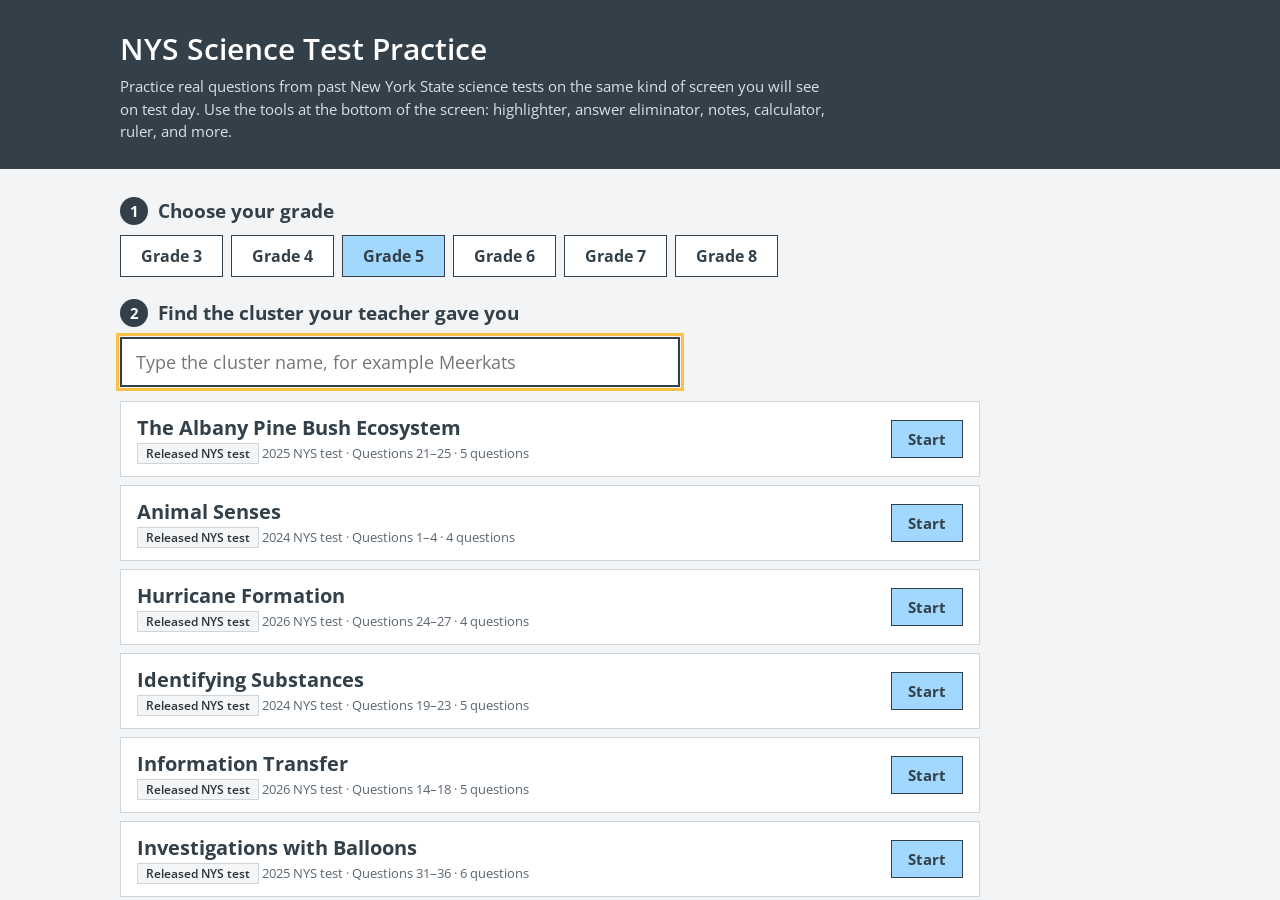
<file: index.html>
<!doctype html>
<html lang="en">
<head>
<meta charset="utf-8">
<meta name="viewport" content="width=device-width, initial-scale=1">
<title>NYS Science Test Practice</title>
<meta name="description" content="Practice NYS Grade 5 and Grade 8 science clusters with the same screen layout and tools used on the computer-based test.">
<link rel="icon" href="data:image/svg+xml,%3Csvg xmlns=%27http://www.w3.org/2000/svg%27 viewBox=%270 0 32 32%27%3E%3Crect width=%2732%27 height=%2732%27 rx=%276%27 fill=%27%23334049%27/%3E%3Cpath d=%27M9 16.5l4.5 4.5L23 11%27 stroke=%27%23a2d8fd%27 stroke-width=%273.5%27 fill=%27none%27 stroke-linecap=%27round%27 stroke-linejoin=%27round%27/%3E%3C/svg%3E">
<link rel="preload" href="assets/fonts/open-sans-latin.woff2" as="font" type="font/woff2" crossorigin>
<link rel="stylesheet" href="assets/tds.css">
</head>
<body>
<div id="app"></div>
<script src="assets/icons.js"></script>
<script src="assets/pe-feedback.js"></script>
<script src="assets/tools.js"></script>
<script src="assets/items.js"></script>
<script src="assets/app.js"></script>
</body>
</html>
</file>
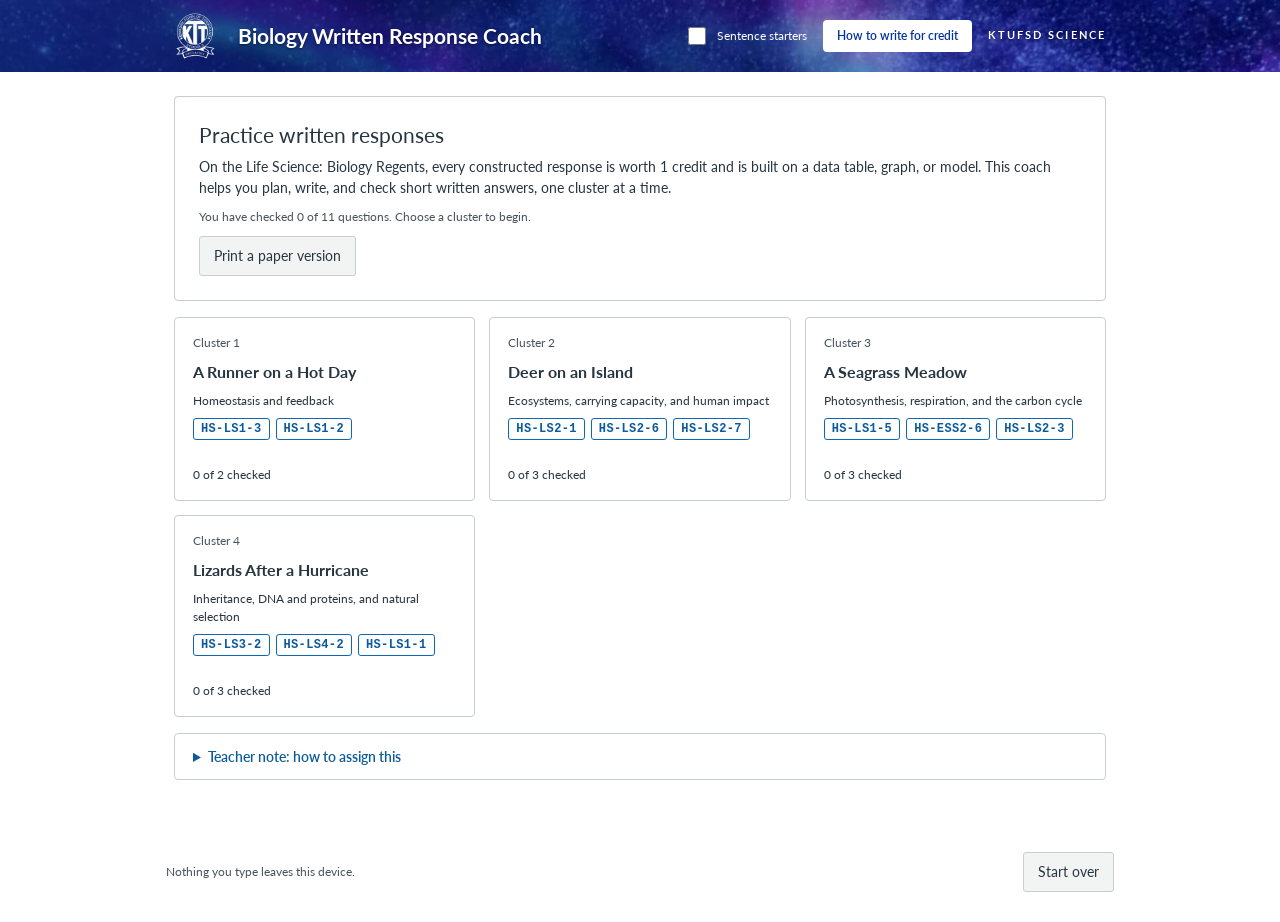
<file: apps/biology/cr-coach.html>
<!DOCTYPE html>
<html lang="en">
<head><meta name="robots" content="noindex"><!--fs-scaled-->
<meta charset="utf-8">
<meta name="viewport" content="width=device-width, initial-scale=1">
<title>Biology Written Response Coach</title>
<link rel="stylesheet" href="https://fonts.googleapis.com/css2?family=Lato:ital,wght@0,400;0,700;1,400&family=Carlito:ital,wght@0,400;0,700;1,400;1,700&display=swap">
<style>
:root{
  --bg:#F5F5F5; --ink:#273540; --mast:#0033A0; --lav:#0E68B3; --lav-deep:#0033A0; --lav-soft:#EEF2FA;
  --blue:#0E68B3; --blue-ink:#0B5A9C; --blue-soft:#E3EEF8; --line:#C7CDD1; --muted:#5F5A6B; --white:#fff;
  --font:"Lato","Lato Extended","Helvetica Neue",Helvetica,Arial,sans-serif;
}
*{box-sizing:border-box}
html{-webkit-text-size-adjust:100%}
body{margin:0;background:var(--bg);color:var(--ink);font-family:var(--font);font-size:14px;line-height:1.6}
button,input,textarea{font:inherit;color:inherit}
:focus-visible{outline:3px solid var(--blue);outline-offset:2px}
.mast{background:var(--mast);color:#fff;position:sticky;top:0;z-index:20}
.mast .in{max-width:980px;margin:0 auto;padding:10px 16px;display:flex;flex-wrap:wrap;gap:8px 16px;align-items:center}
.mast h1{margin:0;font-size:18px;font-weight:700;letter-spacing:-.005em;flex:1 1 auto}
.mast .org{font-size:12px;letter-spacing:.09em;text-transform:uppercase;color:#FFFFFF;font-weight:500;flex:0 0 auto}
.hbtn{background:#fff;color:var(--lav-deep);border:0;border-radius:4px;padding:7px 14px;font-weight:600;font-size:12px;cursor:pointer}
.hbtn[aria-expanded="true"]{background:var(--lav-soft)}
.wrap{max-width:980px;margin:0 auto;padding:20px 16px 48px}
.card{background:var(--white);border:1px solid var(--line);border-radius:4px;padding:18px 20px;margin:0 0 16px}
h2{font-size:19px;margin:0 0 8px;font-weight:700}
h3{font-size:16px;margin:0 0 8px;font-weight:600}
p{margin:0 0 10px}
.muted{color:var(--muted)}
.small{font-size:12px}
.btn{border:1px solid var(--lav-deep);background:var(--lav-deep);color:#fff;border-radius:4px;padding:9px 18px;font-weight:600;cursor:pointer;font-size:14px}
.btn:hover{background:#3d3368}
.btn.sec{background:#fff;color:var(--lav-deep)}
.btn.sec:hover{background:var(--lav-soft)}
.btn[disabled]{opacity:.5;cursor:not-allowed}
.row{display:flex;flex-wrap:wrap;gap:10px;align-items:center}
.clusters{display:grid;grid-template-columns:repeat(auto-fit,minmax(260px,1fr));gap:14px}
.ccard{background:#fff;border:1px solid var(--line);border-radius:4px;padding:16px 18px;display:flex;flex-direction:column;gap:8px;text-align:left}
.ccard h3{margin:0}
.chips{display:flex;flex-wrap:wrap;gap:6px}
.chip{font-size:12px;border:1px solid var(--blue);color:var(--blue-ink);border-radius:3px;padding:1px 7px;font-weight:600;letter-spacing:.03em}
.chip.pe{font-family:ui-monospace,Menlo,Consolas,monospace}
.bar{height:10px;background:var(--lav-soft);border-radius:3px;overflow:hidden}
.bar i{display:block;height:100%;background:var(--lav);width:0}
.panel{background:#fff;border:2px solid var(--lav);border-radius:4px;padding:16px 20px;margin:0 0 16px}
.panel ol{margin:8px 0 0;padding-left:22px}
.panel li{margin:6px 0}
details.teach{background:#fff;border:1px solid var(--line);border-radius:4px;padding:12px 18px;margin:0 0 16px}
details.teach summary{cursor:pointer;font-weight:600;color:var(--blue-ink)}
.crumbs{display:flex;flex-wrap:wrap;gap:8px;align-items:center;margin:0 0 12px}
.stim{background:var(--bg);border:1px solid var(--line);border-radius:4px;padding:14px 16px;margin:10px 0 14px}
.stim .lab{font-size:12px;letter-spacing:.08em;text-transform:uppercase;color:var(--lav-deep);font-weight:600;margin-bottom:4px}
table.data{border-collapse:collapse;width:100%;background:#fff;font-size:13px;margin:8px 0;table-layout:auto}
table.data caption{text-align:left;font-weight:600;padding:4px 0 6px}
table.data th,table.data td{border:1px solid #273540;padding:6px 9px;text-align:left;vertical-align:top}
table.data thead th{background:var(--lav-soft)}
table.data tbody th{background:#fff;font-weight:600}
.tscroll{overflow-x:auto}
svg.graph{width:100%;height:auto;max-width:620px;border:1px solid var(--line);border-radius:4px;display:block;margin:8px 0}
.stem{font-size:16px;font-weight:500;margin:6px 0 12px}
.step{border-top:1px solid var(--line);padding-top:14px;margin-top:16px}
.step h3 .n{display:inline-flex;width:26px;height:26px;border-radius:50%;background:var(--lav-deep);color:#fff;align-items:center;justify-content:center;font-size:12px;margin-right:8px}
.opt{display:flex;gap:10px;align-items:flex-start;padding:9px 12px;border:1px solid var(--line);border-radius:4px;margin:6px 0;cursor:pointer;background:#fff}
.opt input{margin-top:6px;width:18px;height:18px;accent-color:var(--lav-deep);flex:0 0 auto}
.fb{border-left:5px solid var(--blue);background:var(--blue-soft);padding:8px 12px;border-radius:0 4px 4px 0;margin:6px 0 10px;font-size:13px}
.fb.no{border-left-color:var(--lav-deep);background:var(--lav-soft)}
.fb b.tag{display:inline-block;margin-right:6px}
textarea.resp{width:100%;min-height:150px;background:#fff;border:2px solid #000;border-radius:3px;padding:12px;font-size:15px;line-height:1.55;resize:vertical}
.wc{font-size:12px;color:var(--muted);margin:4px 0 8px}
.starters{background:var(--lav-soft);border-radius:4px;padding:10px 14px;margin:0 0 10px;font-size:13px}
.starters div{margin:4px 0}
.crit{display:flex;gap:10px;align-items:flex-start;padding:10px 12px;border:1px solid var(--line);border-radius:4px;margin:8px 0;background:#fff}
.crit .ic{flex:0 0 28px;height:28px}
.crit .st{font-weight:700;display:inline-block;min-width:62px}
.crit.met{border-left:6px solid var(--blue-ink)}
.crit.not{border-left:6px dashed var(--lav-deep)}
.score{font-weight:600;margin:8px 0}
.model .band{border-radius:4px;padding:10px 14px;margin:8px 0;border:1px solid var(--line)}
.band .lbl{display:inline-block;font-size:12px;font-weight:700;letter-spacing:.07em;text-transform:uppercase;border-radius:4px;padding:1px 8px;margin-bottom:4px;color:#fff}
.band.claim{background:#EFEAF8;border-left:6px solid #0033A0}.band.claim .lbl{background:#0033A0}
.band.evidence{background:#E7F0F8;border-left:6px solid #0B5A9C}.band.evidence .lbl{background:#0B5A9C}
.band.reasoning{background:#F4F0E6;border-left:6px solid #0E68B3}.band.reasoning .lbl{background:#6A5A9E}
.earns{border:1px solid var(--blue);background:#fff;border-radius:4px;padding:10px 14px;margin:10px 0}
.nocr{border:1px dashed var(--lav-deep);background:#fff;border-radius:4px;padding:10px 14px;margin:10px 0}
.chk{display:flex;gap:10px;align-items:flex-start;margin:6px 0;cursor:pointer}
.chk input{margin-top:6px;width:18px;height:18px;accent-color:var(--lav-deep)}
.nav{display:flex;flex-wrap:wrap;gap:10px;justify-content:space-between;margin-top:20px}
.limits{font-size:12px;border:1px solid var(--line);background:#fff;border-radius:4px;padding:8px 12px;margin:8px 0}
.toggle{display:inline-flex;gap:8px;align-items:center;cursor:pointer;font-size:12px;color:#fff}
.toggle input{width:18px;height:18px;accent-color:#fff}
footer{max-width:980px;margin:0 auto;padding:8px 16px 30px;color:var(--muted);font-size:12px;display:flex;flex-wrap:wrap;gap:8px 18px;align-items:center;justify-content:space-between}
.sr{position:absolute;left:-9999px}
@media (max-width:640px){ .mast h1{font-size:15px} .stem{font-size:15px} table.data{font-size:12px} }
@media print{ .mast,footer,.nav,.hbtn,.btn{display:none} body{background:#fff} .card{border:0} }
</style>
<style id="paper-css">
/* Paper version (printable), burple look, 9-12 grade band, Calibri. Scoped under .paper and body.paper-on. */
body.paper-on{background:#d9d9d9}
body.paper-on .mast,body.paper-on .wrap,body.paper-on footer{display:none !important}
#paper[hidden]{display:none !important}
#paper{page:paper}
.paper,.paper *{-webkit-print-color-adjust:exact;print-color-adjust:exact;box-sizing:border-box}
.paper{font-family:Calibri,Carlito,"Lato",Arial,sans-serif;font-size:10pt;line-height:1.2;color:#1A160D;background:transparent;padding:16px 8px}
.paper .ptool{max-width:8.5in;margin:0 auto 12px;display:flex;gap:10px;flex-wrap:wrap}
.paper .ptool .btn{font-size:1rem;font-family:Calibri,Carlito,"Lato",Arial,sans-serif}
.paper .ptool a.btn{text-decoration:none;display:inline-block}
.paper .sheet{background:#fff;color:#1A160D;max-width:8.5in;margin:0 auto 18px;padding:.35in .5in .5in;box-shadow:0 1px 6px rgba(0,0,0,.35)}
.paper p{margin:0 0 3pt}
.paper b,.paper strong{font-weight:700}
.paper .p-u{display:flow-root;margin:0 0 4pt;break-inside:avoid;page-break-inside:avoid}
.paper .p-page{display:flow-root}
.paper .p-page + .p-page{break-before:page;page-break-before:always}
@media screen{#pBody .p-page + .p-page{border-top:1px dashed #999;margin-top:.4in;padding-top:.4in}}
.p-measure{position:absolute;left:-99999px;top:0;width:7.5in;visibility:hidden;padding:0 !important}
.p-measure .sheet{padding:0 !important;margin:0 !important;max-width:none !important;box-shadow:none !important}

/* header bar and chips */
.paper .p-bar{background:#6B9BCC;color:#fff;padding:3pt 10pt;margin:0 0 2pt;border:0}
.paper .p-bar .l1{font-size:13pt;font-weight:700;line-height:1.2;color:#fff}
.paper .p-bar .l2{font-size:9pt;font-weight:400;line-height:1.2;color:#fff;white-space:pre-wrap;margin-top:1pt}
.paper .p-chips{display:flex;gap:0;margin:2pt 0 4pt}
.paper .p-chip{flex:1 1 0;background:#E4DFEF;border:0;text-align:center;padding:2pt 6pt;font-size:8.5pt;line-height:1.15}
.paper .p-chip .cl{font-weight:700;color:#7B6BAF;margin:0}
.paper .p-chip .cv{font-weight:700;color:#1A160D;margin-top:.5pt}
.paper .p-name{margin:3pt 0 3pt;font-size:10pt}
.paper .p-dir{font-size:10pt;margin:0 0 4pt}

/* headings and labels */
.paper h2,.paper .p-key h3{font-family:inherit;font-size:12pt;font-weight:700;color:#6B9BCC;border-bottom:1px solid #6B9BCC;padding-bottom:1pt;margin:0 0 3pt;line-height:1.25;letter-spacing:0}
.paper .lab,.paper .p-unp .uh{font-weight:700;color:#7B6BAF}
.paper .p-pes{font-size:9.5pt;margin:0 0 3pt}
.paper .p-pass{margin:0 0 4pt}
.paper .p-ref{font-size:9.5pt;font-style:italic;margin:0 0 3pt}
.paper .p-stem{font-size:10pt;margin:0 0 4pt}

/* callouts (burple tip) */
.paper .p-howto,.paper .p-crit,.paper .p-st{background:#E4DFEF;border:.5pt solid #7B6BAF;border-left:2pt solid #7B6BAF;padding:3pt 10pt}
.paper .p-howto{font-size:9.5pt;line-height:1.2}
.paper .p-howto h3{font-family:inherit;font-size:11pt;font-weight:700;color:#7B6BAF;border:0;padding:0;margin:0 0 2pt}
.paper .p-howto ol{margin:0;padding-left:16pt;column-count:2;column-gap:16pt}
.paper .p-howto li{margin:0 0 2pt;break-inside:avoid}
.paper .p-crit{font-size:10pt;line-height:1.15;margin:0 0 3pt;padding:2pt 10pt}
.paper .p-crit ul{margin:2pt 0 0;padding-left:16pt;font-size:9.5pt}
.paper .p-st{font-size:9.5pt;line-height:1.2;margin:0 0 3pt}

/* item parts */
.paper .p-unp{font-size:10pt;line-height:1.2;border:1px solid #CCCCCC;padding:3pt 6pt;margin:0 0 3pt}
.paper .p-unp .vo{margin:1pt 0 1pt 3pt}
.paper .p-unp .parts{margin-top:3pt;font-size:9.5pt}
.paper .p-unp .cb{margin-left:5pt;display:inline-block;max-width:98%;vertical-align:top;white-space:normal;text-indent:-1.15em;padding-left:1.15em}
.paper .cb::before{content:"";display:inline-block;width:.8em;height:.8em;border:1px solid #000;margin-right:.3em;vertical-align:-1px;background:#fff}
.paper .p-box{border:1px solid #000;background:#fff;margin:0 0 3pt}
.paper .p-cw{font-size:9.5pt;line-height:1.2}
.paper .p-cw .cols{column-count:2;column-gap:12pt}
.paper .p-cw .cb{display:block;margin:0 0 1pt;white-space:normal;padding-left:0;break-inside:avoid}

/* tables */
.paper table{border-collapse:collapse}
.paper table.data{width:100%;font-size:9.5pt;margin:3pt 0;background:#fff;table-layout:auto}
.paper table.data caption{font-size:9.5pt;font-weight:700;text-align:left;padding:1pt 0 2pt;color:#1A160D}
.paper table.data th,.paper table.data td,.paper table.p-rt th,.paper table.p-rt td,.paper table.p-kt th,.paper table.p-kt td{border:1px solid #CCCCCC;color:#1A160D;font-size:9.5pt;padding:2pt 5pt;text-align:left;vertical-align:middle;line-height:1.15}
.paper table.data thead th,.paper table.p-rt thead th,.paper table.p-kt thead th{background:#D6E5F2;color:#6B9BCC;font-weight:700}
.paper table.data tbody th{background:#fff;color:#1A160D;font-weight:700}
.paper .tscroll{overflow:visible}
.paper svg.graph{width:100%;max-width:4.4in;height:auto;border:0;border-radius:0;display:block;margin:3pt 0}
.paper table.p-rt{width:100%;table-layout:fixed;margin:0}
.paper table.p-rt thead{display:table-header-group}
.paper table.p-rt th span{font-weight:400}
.paper table.p-rt tr{break-inside:avoid;page-break-inside:avoid}
.paper table.p-rt td{vertical-align:top}
.paper table.p-rt td.w{border:1px solid #000;background:#fff;height:.6in}
.paper table.p-rt td.s{font-size:10pt;border-right-color:#000}
.paper table.p-rt td.s div{margin:0 0 6pt}
.paper table.p-rt thead th:last-child{border-bottom-color:#000}
.paper .p-refl{margin-top:3pt}
.paper .p-refl p{margin:0 0 3pt}

/* answer key */
.paper .p-key{font-size:10pt;line-height:1.25}
.paper .p-k{border-top:1px solid #CCCCCC;padding:3pt 0;margin:0;orphans:3;widows:3}
.paper .p-k div{margin:1pt 0}
.paper table.p-kt{width:100%;table-layout:fixed;margin:0 0 6pt}
.paper table.p-kt tr{break-inside:avoid;page-break-inside:avoid}
.paper .p-key h3{break-after:avoid;page-break-after:avoid}

/* page setup: page number only, grey, sand rule */
@page paper{
  size:letter;margin:.35in .5in .5in .5in;
  @bottom-left{content:"";border-top:1px solid #E3DACB;margin-top:2pt}
  @bottom-right{content:"";border-top:1px solid #E3DACB;margin-top:2pt}
  @bottom-center{content:counter(page);font-family:Calibri,Carlito,Arial,sans-serif;font-size:8pt;color:#666666;border-top:1px solid #E3DACB;margin-top:2pt;vertical-align:top;padding-top:2pt}
}
@media print{
  body.paper-on{background:#fff !important}
  body.paper-on .ptool{display:none !important}
  .paper{padding:0}
  .paper .sheet{box-shadow:none;margin:0;padding:0;max-width:none;width:auto}
  .paper .sheet + .sheet{break-before:page;page-break-before:always}
}
</style>
<style id="canvas-theme">
/* KTUFSD Canvas look. Values read from ktufsd.instructure.com on 2026-11-14.
   Screen body text is 14px (Canvas uses 16px; Mary Beth asked for smaller). Paper views set their own 12pt. */
:root{--bg:#FFFFFF;--ink:#273540;--muted:#47535C;--mast:#0033A0;--lav:#0E68B3;--lav-deep:#0033A0;--lav-soft:#EEF2FA;--blue:#0E68B3;--blue-ink:#0B5A9C;--blue-soft:#E3EEF8;--line:#C7CDD1;--white:#fff;--card:#fff;
--font:"Lato","Lato Extended","Helvetica Neue",Helvetica,Arial,sans-serif}
html{font-size:87.5%}
body{font-family:var(--font);font-size:14px;line-height:1.5;color:#273540;background:#fff}
a{color:#0E68B3}
h1,h2,h3,h4{color:#273540;letter-spacing:0}
h2,.card h2{font-size:1.5rem;font-weight:400;line-height:1.3;color:#273540}
h3,.card h3{font-size:1.125rem;font-weight:700;color:#273540}
.mast{background-color:#0033A0;background-image:linear-gradient(90deg,rgba(0,24,90,.62),rgba(0,24,90,.18)),url([data-uri]);background-size:cover;background-position:center;color:#fff}
.mast .in{min-height:72px;padding:12px 24px;justify-content:flex-start;gap:8px 16px}
.mast .in::before{content:"";flex:0 0 48px;width:48px;height:48px;background:url([data-uri]) center/contain no-repeat}
.mast h1{font-size:1.5rem;font-weight:700;letter-spacing:0;line-height:1.2;margin:0;margin-right:auto;color:#fff;text-shadow:0 1px 3px rgba(0,0,40,.6)}
.mast .org{font-size:.75rem;font-weight:700;letter-spacing:.2em;text-transform:uppercase;color:#fff;text-shadow:0 1px 3px rgba(0,0,40,.6)}
.wrap,main{padding:24px 24px 48px}
.card{border:1px solid #C7CDD1;border-radius:4px;padding:24px;box-shadow:none}
.btn{background:#0033A0;color:#fff;border:1px solid #002C88;border-radius:3px;padding:8px 14px;font-size:1rem;font-weight:400;line-height:22px;min-height:40px}
.btn:hover{background:#002C88}
.btn.sec,.btn.ghost,.btn.alt{background:#F2F4F4;color:#273540;border:1px solid #C7CDD1}
.btn.sec:hover,.btn.ghost:hover,.btn.alt:hover{background:#E8EAEC}
textarea,input[type=text],input[type=date],input[type=number],select{border:1px solid #8D959F;border-radius:3px;padding:8px;background:#fff;color:#273540}
th{font-weight:700}
:focus-visible{outline:2px solid #0E68B3;outline-offset:2px}
@media (max-width:768px){.wrap,main{padding:16px 12px 40px}.card{padding:16px}.mast .in{padding:10px 12px;min-height:60px}.mast .in::before{flex-basis:38px;width:38px;height:38px}.mast h1{font-size:1.25rem}.mast .org{display:none}}
/* Anything printed follows the burple skill: Calibri, 6-8 band sizes, page-number footer. Paper views (body.paper-on) carry their own burple rules. */
@media print{
.mast{background:#6B9BCC !important;background-image:none !important;color:#fff;position:static;-webkit-print-color-adjust:exact;print-color-adjust:exact}
.mast .in{min-height:0;padding:6px 14px}
.mast .in::before{display:none}
.mast h1{color:#fff !important;font-size:14pt;text-shadow:none;font-family:Calibri,Carlito,"Lato",Arial,sans-serif}
.mast .org{display:inline;color:#fff !important;font-size:10pt;font-weight:400;letter-spacing:0;text-transform:none;text-shadow:none}
body:not(.paper-on){font-family:Calibri,Carlito,"Lato",Arial,sans-serif;color:#1A160D;font-size:10.5pt;line-height:1.35}
body:not(.paper-on) h2,body:not(.paper-on) .card h2{font-size:13pt;font-weight:700;color:#6B9BCC;border-bottom:1.5px solid #6B9BCC;padding-bottom:2px}
body:not(.paper-on) h3,body:not(.paper-on) .card h3{font-size:11pt;font-weight:700;color:#7B6BAF}
body:not(.paper-on) th{background:#D6E5F2 !important;color:#6B9BCC;font-size:10pt;-webkit-print-color-adjust:exact;print-color-adjust:exact}
body:not(.paper-on) th,body:not(.paper-on) td{border-color:#CCCCCC}
body:not(.paper-on) a{color:#1A160D}
}
</style>
</head>
<body>
<script id="student-copy">/* Public student copy: the teacher answer key is not offered here. Teachers get it from the science hub. */
(function(){function fixHash(){if(/^#paper-key/.test(location.hash)){try{history.replaceState(null,'',location.pathname+location.search+location.hash.replace('#paper-key','#paper'))}catch(e){location.hash=location.hash.replace('#paper-key','#paper')}}}
fixHash();window.addEventListener('hashchange',fixHash,true);
function hide(){var els=document.querySelectorAll('label,a,button');for(var i=0;i<els.length;i++){var e=els[i];if(/answer key/i.test(e.textContent||'')&&e.textContent.length<120){var c=e.querySelector&&e.querySelector('input[type=checkbox]');if(c)c.checked=false;e.style.display='none';if(e.htmlFor){var t=document.getElementById(e.htmlFor);if(t){t.checked=false;t.style.display='none'}}}}
var ks=document.querySelectorAll('input[type=checkbox][id*="Key"],input[type=checkbox][id*="key"]');for(var j=0;j<ks.length;j++){ks[j].checked=false;ks[j].style.display='none'}}
new MutationObserver(hide).observe(document.documentElement,{childList:true,subtree:true});document.addEventListener('DOMContentLoaded',hide)})();</script>
<script id="paper-docs">window.PAPER_DOCS={"student": {"all": "https://docs.google.com/document/d/17RNuDO3XV2wQzi5m0jmHIZ2HI3zvktHK9DsEJpvC4-0/edit"}, "key": {}};</script>
<header class="mast"><div class="in">
  <h1>Biology Written Response Coach</h1>
  <label class="toggle"><input type="checkbox" id="startersToggle"> Sentence starters</label>
  <button class="hbtn" id="howBtn" aria-expanded="false" aria-controls="howPanel">How to write for credit</button>
  <span class="org">KTUFSD Science</span>
</div></header>

<div class="wrap">
  <section class="panel" id="howPanel" hidden aria-label="How to write for credit">
    <h3>How to write for credit</h3>
    <ol>
      <li><b>Answer the question that is asked.</b> Circle the verb. Describe, explain, evaluate, and identify ask for different things.</li>
      <li><b>Use the data.</b> Copy specific numbers and units from the table or graph. A number with a unit is stronger than the word "increased."</li>
      <li><b>Name the biology idea.</b> Use the science term that explains why, such as feedback mechanism, carrying capacity, natural selection, or amino acid.</li>
      <li><b>Connect them.</b> Use a linking word like because, so, or which means to show how the data support your idea.</li>
      <li><b>Stop.</b> Extra facts do not earn extra credit. Check each part once, then move on.</li>
    </ol>
  </section>
  <div id="app"></div>
</div>

<footer>
  <span>Nothing you type leaves this device.</span>
  <button class="btn sec" id="resetBtn" type="button">Start over</button>
</footer>
<div id="paper" class="paper" hidden></div>

<script>
var CLUSTERS=[{"id":"c1","title":"A Runner on a Hot Day","topic":"Homeostasis and feedback","pes":["HS-LS1-3","HS-LS1-2"],"intro":"<p>On a hot day, a runner jogs for 20 minutes and then rests in the shade for 20 minutes. Researchers measured her core body temperature and her sweat rate. A normal core body temperature for a person is about 37 degrees C. The body uses feedback mechanisms to keep conditions inside a normal range. This is a scenario with invented data.</p>","figs":["<table class=\"data\"><caption>Table 1. Runner on a hot day (air temperature 32 degrees C)</caption><thead><tr><th scope=\"col\">Time (minutes)</th><th scope=\"col\">What the runner is doing</th><th scope=\"col\">Core body temperature (degrees C)</th><th scope=\"col\">Sweat rate (mL per hour)</th></tr></thead><tbody><tr><th scope=\"row\">0</th><td>Standing at the start</td><td>37.0</td><td>50</td></tr><tr><th scope=\"row\">10</th><td>Running</td><td>38.0</td><td>400</td></tr><tr><th scope=\"row\">20</th><td>End of 20 minute run</td><td>38.6</td><td>900</td></tr><tr><th scope=\"row\">30</th><td>Resting in the shade</td><td>38.0</td><td>700</td></tr><tr><th scope=\"row\">40</th><td>Resting in the shade</td><td>37.3</td><td>250</td></tr></tbody></table>","<svg class=\"graph\" viewBox=\"0 0 560 250\" role=\"img\" aria-label=\"Model of how the nervous system and circulatory system respond to a rise in body temperature\" xmlns=\"http://www.w3.org/2000/svg\"><defs><marker id=\"ah\" viewBox=\"0 0 10 10\" refX=\"9\" refY=\"5\" markerWidth=\"7\" markerHeight=\"7\" orient=\"auto-start-reverse\"><path d=\"M0 0L10 5L0 10z\" fill=\"#273540\"/></marker></defs><rect width=\"560\" height=\"250\" fill=\"#fff\"/><text x=\"280\" y=\"20\" text-anchor=\"middle\" font-size=\"14\" font-weight=\"600\" fill=\"#273540\">Model: Responding to a Rise in Core Temperature</text><rect x=\"14\" y=\"40\" width=\"150\" height=\"80\" rx=\"8\" fill=\"#E3EEF8\" stroke=\"#0033A0\" stroke-width=\"1.5\"/><text x=\"89\" y=\"60\" text-anchor=\"middle\" font-size=\"13\" font-weight=\"700\" fill=\"#273540\">Nervous system</text><text x=\"89\" y=\"80\" text-anchor=\"middle\" font-size=\"12\" fill=\"#273540\">Brain senses</text><text x=\"89\" y=\"96\" text-anchor=\"middle\" font-size=\"12\" fill=\"#273540\">core temperature</text><text x=\"89\" y=\"112\" text-anchor=\"middle\" font-size=\"12\" fill=\"#273540\">is above normal</text><rect x=\"205\" y=\"40\" width=\"150\" height=\"80\" rx=\"8\" fill=\"#E3EEF8\" stroke=\"#0033A0\" stroke-width=\"1.5\"/><text x=\"280\" y=\"60\" text-anchor=\"middle\" font-size=\"13\" font-weight=\"700\" fill=\"#273540\">Nervous system</text><text x=\"280\" y=\"80\" text-anchor=\"middle\" font-size=\"12\" fill=\"#273540\">Brain sends signals</text><text x=\"280\" y=\"96\" text-anchor=\"middle\" font-size=\"12\" fill=\"#273540\">to skin blood vessels</text><text x=\"280\" y=\"112\" text-anchor=\"middle\" font-size=\"12\" fill=\"#273540\">and sweat glands</text><rect x=\"396\" y=\"40\" width=\"150\" height=\"80\" rx=\"8\" fill=\"#EEF2FA\" stroke=\"#0033A0\" stroke-width=\"1.5\"/><text x=\"471\" y=\"60\" text-anchor=\"middle\" font-size=\"13\" font-weight=\"700\" fill=\"#273540\">Circulatory system</text><text x=\"471\" y=\"80\" text-anchor=\"middle\" font-size=\"12\" fill=\"#273540\">Skin blood vessels widen,</text><text x=\"471\" y=\"96\" text-anchor=\"middle\" font-size=\"12\" fill=\"#273540\">more warm blood</text><text x=\"471\" y=\"112\" text-anchor=\"middle\" font-size=\"12\" fill=\"#273540\">flows to the skin</text><rect x=\"205\" y=\"150\" width=\"150\" height=\"80\" rx=\"8\" fill=\"#F5F5F5\" stroke=\"#0033A0\" stroke-width=\"1.5\"/><text x=\"280\" y=\"170\" text-anchor=\"middle\" font-size=\"13\" font-weight=\"700\" fill=\"#273540\">Skin</text><text x=\"280\" y=\"190\" text-anchor=\"middle\" font-size=\"12\" fill=\"#273540\">Heat leaves the body.</text><text x=\"280\" y=\"206\" text-anchor=\"middle\" font-size=\"12\" fill=\"#273540\">Sweat evaporates and</text><text x=\"280\" y=\"222\" text-anchor=\"middle\" font-size=\"12\" fill=\"#273540\">carries heat away</text><rect x=\"14\" y=\"150\" width=\"150\" height=\"80\" rx=\"8\" fill=\"#F5F5F5\" stroke=\"#0033A0\" stroke-width=\"1.5\"/><text x=\"89\" y=\"170\" text-anchor=\"middle\" font-size=\"13\" font-weight=\"700\" fill=\"#273540\">Result</text><text x=\"89\" y=\"190\" text-anchor=\"middle\" font-size=\"12\" fill=\"#273540\">Core temperature</text><text x=\"89\" y=\"206\" text-anchor=\"middle\" font-size=\"12\" fill=\"#273540\">goes down toward normal</text><text x=\"89\" y=\"222\" text-anchor=\"middle\" font-size=\"12\" fill=\"#273540\"></text><line x1=\"164\" y1=\"75\" x2=\"203\" y2=\"75\" stroke=\"#273540\" stroke-width=\"2\" marker-end=\"url(#ah)\"/><line x1=\"355\" y1=\"75\" x2=\"394\" y2=\"75\" stroke=\"#273540\" stroke-width=\"2\" marker-end=\"url(#ah)\"/><line x1=\"471\" y1=\"120\" x2=\"340\" y2=\"150\" stroke=\"#273540\" stroke-width=\"2\" marker-end=\"url(#ah)\"/><line x1=\"205\" y1=\"185\" x2=\"166\" y2=\"185\" stroke=\"#273540\" stroke-width=\"2\" marker-end=\"url(#ah)\"/><text x=\"372\" y=\"196\" font-size=\"12\" fill=\"#273540\">The brain keeps</text><text x=\"372\" y=\"212\" font-size=\"12\" fill=\"#273540\">sensing the change.</text></svg>"]},{"id":"c2","title":"Deer on an Island","topic":"Ecosystems, carrying capacity, and human impact","pes":["HS-LS2-1","HS-LS2-6","HS-LS2-7"],"intro":"<p>In 1995, ten deer were placed on a small island with no deer predators. Researchers counted the deer and measured the mass of food plants on the island over many years. Rainfall was also recorded. This is a scenario with invented data.</p>","figs":["<svg class=\"graph\" viewBox=\"0 0 560 300\" role=\"img\" aria-label=\"Line graph of deer on the island: 10 in 1995, 40 in 2000, 90 in 2005, 120 in 2010, 122 in 2015, 119 in 2020, 80 in 2023, 52 in 2026\" xmlns=\"http://www.w3.org/2000/svg\"><rect x=\"0\" y=\"0\" width=\"560\" height=\"300\" fill=\"#fff\"/><text x=\"280\" y=\"20\" text-anchor=\"middle\" font-size=\"14\" font-weight=\"600\" fill=\"#273540\">Deer Population on the Island, 1995 to 2026</text><line x1=\"62\" x2=\"540\" y1=\"236\" y2=\"236\" stroke=\"#C7CDD1\" stroke-width=\"1\"/><text x=\"54\" y=\"240\" text-anchor=\"end\" font-size=\"12\" fill=\"#273540\">0</text><line x1=\"62\" x2=\"540\" y1=\"207.14285714285714\" y2=\"207.14285714285714\" stroke=\"#C7CDD1\" stroke-width=\"1\"/><text x=\"54\" y=\"211.14285714285714\" text-anchor=\"end\" font-size=\"12\" fill=\"#273540\">20</text><line x1=\"62\" x2=\"540\" y1=\"178.28571428571428\" y2=\"178.28571428571428\" stroke=\"#C7CDD1\" stroke-width=\"1\"/><text x=\"54\" y=\"182.28571428571428\" text-anchor=\"end\" font-size=\"12\" fill=\"#273540\">40</text><line x1=\"62\" x2=\"540\" y1=\"149.42857142857144\" y2=\"149.42857142857144\" stroke=\"#C7CDD1\" stroke-width=\"1\"/><text x=\"54\" y=\"153.42857142857144\" text-anchor=\"end\" font-size=\"12\" fill=\"#273540\">60</text><line x1=\"62\" x2=\"540\" y1=\"120.57142857142858\" y2=\"120.57142857142858\" stroke=\"#C7CDD1\" stroke-width=\"1\"/><text x=\"54\" y=\"124.57142857142858\" text-anchor=\"end\" font-size=\"12\" fill=\"#273540\">80</text><line x1=\"62\" x2=\"540\" y1=\"91.71428571428572\" y2=\"91.71428571428572\" stroke=\"#C7CDD1\" stroke-width=\"1\"/><text x=\"54\" y=\"95.71428571428572\" text-anchor=\"end\" font-size=\"12\" fill=\"#273540\">100</text><line x1=\"62\" x2=\"540\" y1=\"62.85714285714286\" y2=\"62.85714285714286\" stroke=\"#C7CDD1\" stroke-width=\"1\"/><text x=\"54\" y=\"66.85714285714286\" text-anchor=\"end\" font-size=\"12\" fill=\"#273540\">120</text><line x1=\"62\" x2=\"540\" y1=\"34\" y2=\"34\" stroke=\"#C7CDD1\" stroke-width=\"1\"/><text x=\"54\" y=\"38\" text-anchor=\"end\" font-size=\"12\" fill=\"#273540\">140</text><line x1=\"62\" x2=\"62\" y1=\"34\" y2=\"236\" stroke=\"#273540\" stroke-width=\"1.5\"/><line x1=\"62\" x2=\"540\" y1=\"236\" y2=\"236\" stroke=\"#273540\" stroke-width=\"1.5\"/><text x=\"62\" y=\"254\" text-anchor=\"middle\" font-size=\"12\" fill=\"#273540\">1995</text><text x=\"139.09677419354838\" y=\"254\" text-anchor=\"middle\" font-size=\"12\" fill=\"#273540\">2000</text><text x=\"216.19354838709677\" y=\"254\" text-anchor=\"middle\" font-size=\"12\" fill=\"#273540\">2005</text><text x=\"293.2903225806452\" y=\"254\" text-anchor=\"middle\" font-size=\"12\" fill=\"#273540\">2010</text><text x=\"370.38709677419354\" y=\"254\" text-anchor=\"middle\" font-size=\"12\" fill=\"#273540\">2015</text><text x=\"447.4838709677419\" y=\"254\" text-anchor=\"middle\" font-size=\"12\" fill=\"#273540\">2020</text><text x=\"493.741935483871\" y=\"254\" text-anchor=\"middle\" font-size=\"12\" fill=\"#273540\">2023</text><text x=\"540\" y=\"254\" text-anchor=\"middle\" font-size=\"12\" fill=\"#273540\">2026</text><text x=\"301\" y=\"290\" text-anchor=\"middle\" font-size=\"13\" fill=\"#273540\">Year</text><text transform=\"translate(16 135) rotate(-90)\" text-anchor=\"middle\" font-size=\"13\" fill=\"#273540\">Number of deer</text><polyline fill=\"none\" stroke=\"#0033A0\" stroke-width=\"2.5\" points=\"62,221.57142857142858 139.09677419354838,178.28571428571428 216.19354838709677,106.14285714285714 293.2903225806452,62.85714285714286 370.38709677419354,59.97142857142856 447.4838709677419,64.30000000000001 493.741935483871,120.57142857142858 540,160.9714285714286\"/><circle cx=\"62\" cy=\"221.57142857142858\" r=\"4.5\" fill=\"#fff\" stroke=\"#0033A0\" stroke-width=\"2.5\"/><text x=\"62\" y=\"211.57142857142858\" text-anchor=\"middle\" font-size=\"11.5\" font-weight=\"600\" fill=\"#0B5A9C\">10</text><circle cx=\"139.09677419354838\" cy=\"178.28571428571428\" r=\"4.5\" fill=\"#fff\" stroke=\"#0033A0\" stroke-width=\"2.5\"/><text x=\"139.09677419354838\" y=\"168.28571428571428\" text-anchor=\"middle\" font-size=\"11.5\" font-weight=\"600\" fill=\"#0B5A9C\">40</text><circle cx=\"216.19354838709677\" cy=\"106.14285714285714\" r=\"4.5\" fill=\"#fff\" stroke=\"#0033A0\" stroke-width=\"2.5\"/><text x=\"216.19354838709677\" y=\"96.14285714285714\" text-anchor=\"middle\" font-size=\"11.5\" font-weight=\"600\" fill=\"#0B5A9C\">90</text><circle cx=\"293.2903225806452\" cy=\"62.85714285714286\" r=\"4.5\" fill=\"#fff\" stroke=\"#0033A0\" stroke-width=\"2.5\"/><text x=\"293.2903225806452\" y=\"52.85714285714286\" text-anchor=\"middle\" font-size=\"11.5\" font-weight=\"600\" fill=\"#0B5A9C\">120</text><circle cx=\"370.38709677419354\" cy=\"59.97142857142856\" r=\"4.5\" fill=\"#fff\" stroke=\"#0033A0\" stroke-width=\"2.5\"/><text x=\"370.38709677419354\" y=\"49.97142857142856\" text-anchor=\"middle\" font-size=\"11.5\" font-weight=\"600\" fill=\"#0B5A9C\">122</text><circle cx=\"447.4838709677419\" cy=\"64.30000000000001\" r=\"4.5\" fill=\"#fff\" stroke=\"#0033A0\" stroke-width=\"2.5\"/><text x=\"447.4838709677419\" y=\"54.30000000000001\" text-anchor=\"middle\" font-size=\"11.5\" font-weight=\"600\" fill=\"#0B5A9C\">119</text><circle cx=\"493.741935483871\" cy=\"120.57142857142858\" r=\"4.5\" fill=\"#fff\" stroke=\"#0033A0\" stroke-width=\"2.5\"/><text x=\"493.741935483871\" y=\"110.57142857142858\" text-anchor=\"middle\" font-size=\"11.5\" font-weight=\"600\" fill=\"#0B5A9C\">80</text><circle cx=\"540\" cy=\"160.9714285714286\" r=\"4.5\" fill=\"#fff\" stroke=\"#0033A0\" stroke-width=\"2.5\"/><text x=\"540\" y=\"150.9714285714286\" text-anchor=\"middle\" font-size=\"11.5\" font-weight=\"600\" fill=\"#0B5A9C\">52</text></svg>","<table class=\"data\"><caption>Table 2. Deer, food plants, and rainfall on the island</caption><thead><tr><th scope=\"col\">Year</th><th scope=\"col\">Number of deer</th><th scope=\"col\">Food plants on the island (tonnes)</th><th scope=\"col\">Yearly rainfall (cm)</th></tr></thead><tbody><tr><th scope=\"row\">1995</th><td>10</td><td>80</td><td>100</td></tr><tr><th scope=\"row\">2000</th><td>40</td><td>75</td><td>99</td></tr><tr><th scope=\"row\">2005</th><td>90</td><td>60</td><td>101</td></tr><tr><th scope=\"row\">2010</th><td>120</td><td>40</td><td>100</td></tr><tr><th scope=\"row\">2015</th><td>122</td><td>41</td><td>98</td></tr><tr><th scope=\"row\">2020</th><td>119</td><td>40</td><td>101</td></tr><tr><th scope=\"row\">2023</th><td>80</td><td>22</td><td>55</td></tr><tr><th scope=\"row\">2026</th><td>52</td><td>21</td><td>54</td></tr></tbody></table>","<table class=\"data\"><caption>Table 3. Proposed solutions to protect island plants and deer</caption><thead><tr><th scope=\"col\">Solution</th><th scope=\"col\">Cost</th><th scope=\"col\">Reliability</th><th scope=\"col\">Environmental impact</th></tr></thead><tbody><tr><th scope=\"row\">1. Fence off protected plant areas</th><td>$40,000 one time</td><td>Protects only the fenced plots. Deer still eat unfenced plants.</td><td>Plants in fenced plots recover. Deer have less area to feed in.</td></tr><tr><th scope=\"row\">2. Move 40 deer to the mainland each year</th><td>$90,000 each year</td><td>Deer numbers drop for that year, but new births refill the population.</td><td>Fewer deer eat plants across the whole island. Moving the animals stresses them.</td></tr><tr><th scope=\"row\">3. Plant drought tolerant native shrubs for deer to eat</th><td>$60,000 one time</td><td>Shrubs need 2 years to grow. They are likely to survive in low rainfall.</td><td>Adds food and keeps native plants. Shrubs still need some water.</td></tr></tbody></table>"]},{"id":"c3","title":"A Seagrass Meadow","topic":"Photosynthesis, respiration, and the carbon cycle","pes":["HS-LS1-5","HS-ESS2-6","HS-LS2-3"],"intro":"<p>Seagrass is a plant that grows in shallow coastal water. A seagrass meadow takes in carbon dioxide from the water, makes sugar, and stores carbon in its leaves, its roots, and the mud below it. When seagrass parts die, some of the carbon is buried in the mud. This is a scenario with invented data.</p>","figs":["<svg class=\"graph\" viewBox=\"0 0 560 250\" role=\"img\" aria-label=\"Incomplete model of a seagrass leaf cell showing light energy entering and blank boxes for inputs and outputs\" xmlns=\"http://www.w3.org/2000/svg\"><defs><marker id=\"ah\" viewBox=\"0 0 10 10\" refX=\"9\" refY=\"5\" markerWidth=\"7\" markerHeight=\"7\" orient=\"auto-start-reverse\"><path d=\"M0 0L10 5L0 10z\" fill=\"#273540\"/></marker></defs><rect width=\"560\" height=\"250\" fill=\"#fff\"/><text x=\"280\" y=\"20\" text-anchor=\"middle\" font-size=\"14\" font-weight=\"600\" fill=\"#273540\">Model: Photosynthesis in a Seagrass Leaf Cell (incomplete)</text><rect x=\"170\" y=\"70\" width=\"220\" height=\"150\" rx=\"14\" fill=\"#F5F5F5\" stroke=\"#0033A0\" stroke-width=\"2\"/><text x=\"280\" y=\"160\" text-anchor=\"middle\" font-size=\"13\" font-weight=\"700\" fill=\"#273540\">Seagrass leaf cell</text><text x=\"280\" y=\"180\" text-anchor=\"middle\" font-size=\"12\" fill=\"#273540\">(chloroplasts inside)</text><rect x=\"214\" y=\"34\" width=\"132\" height=\"26\" rx=\"6\" fill=\"#E3EEF8\" stroke=\"#0E68B3\"/><text x=\"280\" y=\"52\" text-anchor=\"middle\" font-size=\"13\" fill=\"#273540\">Light energy</text><line x1=\"280\" y1=\"60\" x2=\"280\" y2=\"100\" stroke=\"#273540\" stroke-width=\"2\" marker-end=\"url(#ah)\"/><rect x=\"10\" y=\"88\" width=\"130\" height=\"36\" rx=\"6\" fill=\"#fff\" stroke=\"#273540\" stroke-width=\"1.5\"/><text x=\"75\" y=\"111\" text-anchor=\"middle\" font-size=\"13\" fill=\"#273540\">Input 1: ______</text><rect x=\"10\" y=\"150\" width=\"130\" height=\"36\" rx=\"6\" fill=\"#fff\" stroke=\"#273540\" stroke-width=\"1.5\"/><text x=\"75\" y=\"173\" text-anchor=\"middle\" font-size=\"13\" fill=\"#273540\">Input 2: ______</text><line x1=\"140\" y1=\"106\" x2=\"168\" y2=\"120\" stroke=\"#273540\" stroke-width=\"2\" marker-end=\"url(#ah)\"/><line x1=\"140\" y1=\"168\" x2=\"168\" y2=\"160\" stroke=\"#273540\" stroke-width=\"2\" marker-end=\"url(#ah)\"/><rect x=\"420\" y=\"88\" width=\"130\" height=\"36\" rx=\"6\" fill=\"#fff\" stroke=\"#273540\" stroke-width=\"1.5\"/><text x=\"485\" y=\"111\" text-anchor=\"middle\" font-size=\"13\" fill=\"#273540\">Output 1: ______</text><rect x=\"420\" y=\"150\" width=\"130\" height=\"36\" rx=\"6\" fill=\"#fff\" stroke=\"#273540\" stroke-width=\"1.5\"/><text x=\"485\" y=\"173\" text-anchor=\"middle\" font-size=\"13\" fill=\"#273540\">Output 2: ______</text><line x1=\"392\" y1=\"120\" x2=\"418\" y2=\"106\" stroke=\"#273540\" stroke-width=\"2\" marker-end=\"url(#ah)\"/><line x1=\"392\" y1=\"160\" x2=\"418\" y2=\"168\" stroke=\"#273540\" stroke-width=\"2\" marker-end=\"url(#ah)\"/></svg>","<table class=\"data\"><caption>Table 4. Carbon moving in a 100 hectare seagrass meadow (metric tons of carbon per year)</caption><thead><tr><th scope=\"col\">Movement of carbon</th><th scope=\"col\">Before the storm</th><th scope=\"col\">After the storm (half of the seagrass lost)</th></tr></thead><tbody><tr><th scope=\"row\">Taken in from the water by seagrass for photosynthesis</th><td>400</td><td>200</td></tr><tr><th scope=\"row\">Released back to the water by seagrass cells during respiration</th><td>150</td><td>75</td></tr><tr><th scope=\"row\">Moved into the mud (sediment) as dead plant material</th><td>250</td><td>125</td></tr></tbody></table>","<svg class=\"graph\" viewBox=\"0 0 560 300\" role=\"img\" aria-label=\"Line graph of dissolved oxygen in mg per liter: 4.8 at 6 a.m., 6.5 at 9 a.m., 8.8 at noon, 9.4 at 3 p.m., 8.6 at 6 p.m., 7.0 at 9 p.m., 5.9 at midnight, 5.1 at 3 a.m., 4.8 at 6 a.m. the next day\" xmlns=\"http://www.w3.org/2000/svg\"><rect x=\"0\" y=\"0\" width=\"560\" height=\"300\" fill=\"#fff\"/><text x=\"280\" y=\"20\" text-anchor=\"middle\" font-size=\"14\" font-weight=\"600\" fill=\"#273540\">Dissolved Oxygen in the Meadow Water on a Sunny Day</text><line x1=\"62\" x2=\"540\" y1=\"236\" y2=\"236\" stroke=\"#C7CDD1\" stroke-width=\"1\"/><text x=\"54\" y=\"240\" text-anchor=\"end\" font-size=\"12\" fill=\"#273540\">0</text><line x1=\"62\" x2=\"540\" y1=\"195.6\" y2=\"195.6\" stroke=\"#C7CDD1\" stroke-width=\"1\"/><text x=\"54\" y=\"199.6\" text-anchor=\"end\" font-size=\"12\" fill=\"#273540\">2</text><line x1=\"62\" x2=\"540\" y1=\"155.2\" y2=\"155.2\" stroke=\"#C7CDD1\" stroke-width=\"1\"/><text x=\"54\" y=\"159.2\" text-anchor=\"end\" font-size=\"12\" fill=\"#273540\">4</text><line x1=\"62\" x2=\"540\" y1=\"114.80000000000001\" y2=\"114.80000000000001\" stroke=\"#C7CDD1\" stroke-width=\"1\"/><text x=\"54\" y=\"118.80000000000001\" text-anchor=\"end\" font-size=\"12\" fill=\"#273540\">6</text><line x1=\"62\" x2=\"540\" y1=\"74.39999999999998\" y2=\"74.39999999999998\" stroke=\"#C7CDD1\" stroke-width=\"1\"/><text x=\"54\" y=\"78.39999999999998\" text-anchor=\"end\" font-size=\"12\" fill=\"#273540\">8</text><line x1=\"62\" x2=\"540\" y1=\"34\" y2=\"34\" stroke=\"#C7CDD1\" stroke-width=\"1\"/><text x=\"54\" y=\"38\" text-anchor=\"end\" font-size=\"12\" fill=\"#273540\">10</text><line x1=\"62\" x2=\"62\" y1=\"34\" y2=\"236\" stroke=\"#273540\" stroke-width=\"1.5\"/><line x1=\"62\" x2=\"540\" y1=\"236\" y2=\"236\" stroke=\"#273540\" stroke-width=\"1.5\"/><text x=\"62\" y=\"254\" text-anchor=\"middle\" font-size=\"12\" fill=\"#273540\">6 a.m.</text><text x=\"121.75\" y=\"254\" text-anchor=\"middle\" font-size=\"12\" fill=\"#273540\">9 a.m.</text><text x=\"181.5\" y=\"254\" text-anchor=\"middle\" font-size=\"12\" fill=\"#273540\">noon</text><text x=\"241.25\" y=\"254\" text-anchor=\"middle\" font-size=\"12\" fill=\"#273540\">3 p.m.</text><text x=\"301\" y=\"254\" text-anchor=\"middle\" font-size=\"12\" fill=\"#273540\">6 p.m.</text><text x=\"360.75\" y=\"254\" text-anchor=\"middle\" font-size=\"12\" fill=\"#273540\">9 p.m.</text><text x=\"420.5\" y=\"254\" text-anchor=\"middle\" font-size=\"12\" fill=\"#273540\">midnight</text><text x=\"480.25\" y=\"254\" text-anchor=\"middle\" font-size=\"12\" fill=\"#273540\">3 a.m.</text><text x=\"540\" y=\"254\" text-anchor=\"middle\" font-size=\"12\" fill=\"#273540\">6 a.m.</text><text x=\"301\" y=\"290\" text-anchor=\"middle\" font-size=\"13\" fill=\"#273540\">Time of day</text><text transform=\"translate(16 135) rotate(-90)\" text-anchor=\"middle\" font-size=\"13\" fill=\"#273540\">Dissolved oxygen (mg per liter)</text><polyline fill=\"none\" stroke=\"#0033A0\" stroke-width=\"2.5\" points=\"62,139.04000000000002 121.75,104.69999999999999 181.5,58.23999999999998 241.25,46.119999999999976 301,62.28 360.75,94.60000000000002 420.5,116.81999999999998 480.25,132.98000000000002 540,139.04000000000002\"/><circle cx=\"62\" cy=\"139.04000000000002\" r=\"4.5\" fill=\"#fff\" stroke=\"#0033A0\" stroke-width=\"2.5\"/><text x=\"62\" y=\"129.04000000000002\" text-anchor=\"middle\" font-size=\"11.5\" font-weight=\"600\" fill=\"#0B5A9C\">4.8</text><circle cx=\"121.75\" cy=\"104.69999999999999\" r=\"4.5\" fill=\"#fff\" stroke=\"#0033A0\" stroke-width=\"2.5\"/><text x=\"121.75\" y=\"94.69999999999999\" text-anchor=\"middle\" font-size=\"11.5\" font-weight=\"600\" fill=\"#0B5A9C\">6.5</text><circle cx=\"181.5\" cy=\"58.23999999999998\" r=\"4.5\" fill=\"#fff\" stroke=\"#0033A0\" stroke-width=\"2.5\"/><text x=\"181.5\" y=\"48.23999999999998\" text-anchor=\"middle\" font-size=\"11.5\" font-weight=\"600\" fill=\"#0B5A9C\">8.8</text><circle cx=\"241.25\" cy=\"46.119999999999976\" r=\"4.5\" fill=\"#fff\" stroke=\"#0033A0\" stroke-width=\"2.5\"/><text x=\"241.25\" y=\"36.119999999999976\" text-anchor=\"middle\" font-size=\"11.5\" font-weight=\"600\" fill=\"#0B5A9C\">9.4</text><circle cx=\"301\" cy=\"62.28\" r=\"4.5\" fill=\"#fff\" stroke=\"#0033A0\" stroke-width=\"2.5\"/><text x=\"301\" y=\"52.28\" text-anchor=\"middle\" font-size=\"11.5\" font-weight=\"600\" fill=\"#0B5A9C\">8.6</text><circle cx=\"360.75\" cy=\"94.60000000000002\" r=\"4.5\" fill=\"#fff\" stroke=\"#0033A0\" stroke-width=\"2.5\"/><text x=\"360.75\" y=\"84.60000000000002\" text-anchor=\"middle\" font-size=\"11.5\" font-weight=\"600\" fill=\"#0B5A9C\">7</text><circle cx=\"420.5\" cy=\"116.81999999999998\" r=\"4.5\" fill=\"#fff\" stroke=\"#0033A0\" stroke-width=\"2.5\"/><text x=\"420.5\" y=\"106.81999999999998\" text-anchor=\"middle\" font-size=\"11.5\" font-weight=\"600\" fill=\"#0B5A9C\">5.9</text><circle cx=\"480.25\" cy=\"132.98000000000002\" r=\"4.5\" fill=\"#fff\" stroke=\"#0033A0\" stroke-width=\"2.5\"/><text x=\"480.25\" y=\"122.98000000000002\" text-anchor=\"middle\" font-size=\"11.5\" font-weight=\"600\" fill=\"#0B5A9C\">5.1</text><circle cx=\"540\" cy=\"139.04000000000002\" r=\"4.5\" fill=\"#fff\" stroke=\"#0033A0\" stroke-width=\"2.5\"/><text x=\"540\" y=\"129.04000000000002\" text-anchor=\"middle\" font-size=\"11.5\" font-weight=\"600\" fill=\"#0B5A9C\">4.8</text></svg>"]},{"id":"c4","title":"Lizards After a Hurricane","topic":"Inheritance, DNA and proteins, and natural selection","pes":["HS-LS3-2","HS-LS4-2","HS-LS1-1"],"intro":"<p>Lizards on a small island use their toe pads to grip branches. Before a strong hurricane, researchers measured the toe pads of 200 lizards. After the storm, they measured the 80 lizards that survived. Later they raised offspring from different pairs of parents and studied a gene that affects toe pad growth. This is a scenario with invented data.</p>","figs":["<table class=\"data\"><caption>Table 5. Lizards on the island, before and after the hurricane</caption><thead><tr><th scope=\"col\">Group</th><th scope=\"col\">Lizards measured</th><th scope=\"col\">Lizards with large toe pads</th><th scope=\"col\">Lizards with small toe pads</th><th scope=\"col\">Percent with large toe pads</th></tr></thead><tbody><tr><th scope=\"row\">Before the hurricane</th><td>200</td><td>60</td><td>140</td><td>30%</td></tr><tr><th scope=\"row\">Survivors after the hurricane</th><td>80</td><td>57</td><td>23</td><td>71%</td></tr></tbody></table>","<table class=\"data\"><caption>Table 6. Toe pads of offspring raised from different pairs of parents</caption><thead><tr><th scope=\"col\">Parents</th><th scope=\"col\">Offspring raised</th><th scope=\"col\">Offspring with large toe pads</th><th scope=\"col\">Percent with large toe pads</th></tr></thead><tbody><tr><th scope=\"row\">Both parents had large toe pads</th><td>50</td><td>41</td><td>82%</td></tr><tr><th scope=\"row\">One parent had large toe pads</th><td>60</td><td>27</td><td>45%</td></tr><tr><th scope=\"row\">Neither parent had large toe pads</th><td>55</td><td>6</td><td>11%</td></tr></tbody></table>","<table class=\"data\"><caption>Table 7. A gene that affects toe pad growth</caption><thead><tr><th scope=\"col\">Lizard type</th><th scope=\"col\">Part of the DNA base order in the gene</th><th scope=\"col\">Order of the first three amino acids in the protein</th><th scope=\"col\">Toe pads</th></tr></thead><tbody><tr><th scope=\"row\">Normal gene</th><td>TAC CCA GGT</td><td>methionine, glycine, proline</td><td>Small</td></tr><tr><th scope=\"row\">Changed gene</th><td>TAC CCA GTT</td><td>methionine, glycine, glutamine</td><td>Large</td></tr></tbody></table>"]}];
var TASKS=[{"id":"t1","cluster":"c1","pe":"HS-LS1-3","type":"Describe evidence that supports a claim","figs":[0],"stem":"Using the data in Table 1, describe evidence that supports the claim that a feedback mechanism helps the runner's body maintain homeostasis.","unpack":{"verbQ":"What does this question want you to do?","verb":[{"t":"Pick data from Table 1 that shows the body responding to a change, and describe that response.","ok":true,"fb":"Yes. \"Describe evidence\" means point to the table. Your answer is built from the data, not from memory."},{"t":"Define homeostasis and feedback mechanism.","ok":false,"fb":"Not quite. Definitions alone do not use the data. The question says \"using the data in Table 1.\""},{"t":"Predict what the runner's temperature will be tomorrow.","ok":false,"fb":"Not quite. Nothing in the question asks for a prediction."}],"partsQ":"Which parts does a full answer need? Tick all that apply.","parts":[{"t":"A change in core body temperature, with values from the table","ok":true},{"t":"The sweat response, with values from the table","ok":true},{"t":"How the response brings temperature back toward normal","ok":true},{"t":"A definition of homeostasis","ok":false},{"t":"The runner's age and fitness level","ok":false}],"partsFb":"A strong answer has three parts: the change, the response, and how the response moves the temperature back toward normal. A definition or background facts do not earn credit on their own."},"criteria":[{"id":"claim","label":"Claim: says the body's response kept temperature near normal","groups":[["temp","degrees","body heat"],["return","back","normal","stable","steady","maintain","keep","kept","regulat","lower","drop","fell","fall","decreas","cool","homeostasis","set point"]],"hint":"State what happened to core temperature and that the body brought it back toward normal."},{"id":"ev_temp","label":"Evidence: core temperature values from the table","groups":[["temp","degrees","core"]],"nums":["37|37.0","38.6","38|38.0","37.3"],"minNums":2,"hint":"Give at least two core temperature values with units, such as 37.0 degrees C at the start and 38.6 degrees C at 20 minutes."},{"id":"ev_sweat","label":"Evidence: sweat rate values from the table","groups":[["sweat","perspir"]],"nums":["50","400","900","700","250"],"minNums":1,"hint":"Add at least one sweat rate value, such as 900 mL per hour at 20 minutes."},{"id":"reason","label":"Reasoning: names the feedback idea","groups":[["sweat","perspir","evaporat","blood vessel","cool","heat loss","lose heat","lost heat"],["feedback","homeostasis","counter","oppos","reverse","bring","brought","return","respond","response","reduce","lower","decreas","drop","fall","fell","cool","normal","set point"]],"hint":"Name the science idea: when body temperature rises, sweating helps cool the body and brings it back toward normal. That is a feedback mechanism."},{"id":"link","label":"Link: connects the data to the claim","groups":[["because","so ","therefore","this shows","this means","which means","as a result","which causes","due to","leads? to","results? in","resulting","since","caus","allow","which","thus","shows that","proves","that is why","this is why","explains"],["temp","degrees"],["sweat","cool","evaporat","response","feedback"]],"hint":"Connect the evidence to the claim with a linking idea, such as \"This shows ... because sweating cooled the runner, so temperature fell back.\""}],"misconceptions":[{"s":"temperature (stayed|stays|remained|remains|was|is|stay) (exactly )?(the same|constant|unchanged)","f":"i","hint":"Look again. The temperature did not stay exactly the same. It rose to 38.6 and then came back down. Homeostasis means kept within a normal range, not unchanged."}],"model":[{"part":"Claim","text":"The runner's body used a feedback mechanism to keep her core temperature near normal."},{"part":"Evidence","text":"During the 20 minute run her core temperature rose from 37.0 degrees C to 38.6 degrees C, and her sweat rate rose from 50 to 900 mL per hour. After she rested, her sweat rate was still 700 mL per hour at 30 minutes, and her temperature fell to 38.0 and then 37.3 degrees C."},{"part":"Reasoning","text":"Sweating cools the body, so the response opposed the rise in temperature and brought it back toward normal. A response that reverses a change like this is a feedback mechanism that maintains homeostasis."}],"earns":{"rule":"Allow 1 credit for describing a change in core body temperature and the body's response using values from Table 1, and showing that the response brings temperature back toward normal.","examples":["As she ran, her core temperature rose from 37.0 to 38.6 degrees C and her sweat rate rose from 50 to 900 mL per hour. When she rested, the sweating helped her temperature fall back to 37.3 degrees C."]},"noCredit":{"text":"Her temperature went up and her sweat went up. The body has feedback mechanisms and homeostasis is important.","why":"It says the right words but gives no values from the table and never says the response brought the temperature back toward normal. It names ideas without using the data."},"starters":{"claim":"The data show that a feedback mechanism ...","evidence":"In Table 1, core temperature rose from ___ to ___ while sweat rate rose from ___ to ___. Later, temperature fell to ___.","reasoning":"This shows a feedback mechanism because sweating ... which brings temperature back toward ..."},"selfCheck":["I used at least two core temperature values from Table 1.","I used at least one sweat rate value.","I said the response brought temperature back toward normal.","I used a linking word such as because or so.","I stopped when I answered the question."]},{"id":"t2","cluster":"c1","pe":"HS-LS1-2","type":"Use a model to describe an interaction","figs":[1],"stem":"Use the model to identify two body systems and describe how they interact to help lower the runner's core body temperature.","unpack":{"verbQ":"What does this question want you to do?","verb":[{"t":"Name two systems shown in the model and describe how one system's action leads to the other's.","ok":true,"fb":"Yes. \"Identify\" gets you the two names. \"Describe how they interact\" asks for the connection between them."},{"t":"List every body system a human has.","ok":false,"fb":"Not quite. The question wants two systems from the model, and how they work together."},{"t":"Explain why the runner got hot.","ok":false,"fb":"Not quite. The question is about how the body lowers the temperature."}],"partsQ":"Which parts does a full answer need? Tick all that apply.","parts":[{"t":"The names of two systems from the model","ok":true},{"t":"What each system does in the model","ok":true},{"t":"How one system causes or triggers the other's action","ok":true},{"t":"The result for the runner's temperature","ok":true},{"t":"The history of how scientists studied sweating","ok":false}],"partsFb":"Four things appear in a strong answer: two systems, what each does, how they connect, and what that does to temperature. The history of the science is not asked for."},"criteria":[{"id":"claim","label":"Claim: names two body systems from the model","groups":[["nervous","brain","nerve"],["circulatory","blood vessel","blood"]],"hint":"Name two systems shown in the model: the nervous system and the circulatory system."},{"id":"ev","label":"Evidence: tells what each system does in the model","groups":[["detect","sense","notice","signal","send","message","tell","brain"],["widen","dilate","carry","carries","flow","transport","move","bring","blood"]],"hint":"Say what each system does. For example, the brain senses the temperature, and the blood vessels widen to bring more warm blood to the skin."},{"id":"reason","label":"Reasoning: describes the interaction between the systems","groups":[["signal","message","tell","tells","sends","send","instruct","cause","causes","triggers","lead","which","then","so "],["blood vessel","vessels","blood","circulat"],["nerv","brain","signal","message"]],"hint":"Describe the connection: the nervous system sends signals, and those signals cause the circulatory system's blood vessels to respond."},{"id":"link","label":"Link: connects the interaction to lowering temperature","groups":[["cool","lower","decreas","reduc","lose heat","release heat","heat leaves","heat escape","heat loss","sweat","evaporat","back to normal","homeostasis","drop","fall"],["heat","temp","body"]],"hint":"Finish by telling what the interaction does for the runner: heat leaves the body and core temperature goes down."}],"misconceptions":[{"s":"(cold|cool air).{0,20}(moves?|goes?|flows?|travels?) (in|into|through)","f":"i","hint":"Heat energy moves out of the warmer body. Cold does not move into it. Say that heat leaves through the skin."}],"model":[{"part":"Claim","text":"The nervous system and the circulatory system interact to lower the runner's core temperature."},{"part":"Evidence","text":"In the model, the brain of the nervous system senses that core temperature is above normal and sends signals. The skin blood vessels of the circulatory system widen so more warm blood flows to the skin."},{"part":"Reasoning","text":"The signals from the nervous system cause the blood vessels to widen, so heat is carried to the skin where it leaves the body, and sweat evaporating carries more heat away. This lowers the runner's temperature toward normal."}],"earns":{"rule":"Allow 1 credit for identifying two body systems from the model and describing how they interact to lower body temperature.","examples":["The nervous system senses a high temperature and signals the blood vessels of the circulatory system to widen. More warm blood flows to the skin and heat is released, so core temperature decreases."]},"noCredit":{"text":"The body has a nervous system and a circulatory system. They are both important and work together all the time.","why":"It names two systems but never says what either one does in the model or how one leads to the other. \"Work together\" is not a description of the interaction."},"starters":{"claim":"The ___ system and the ___ system interact to ...","evidence":"In the model, the brain ... and the blood vessels ...","reasoning":"The signals from the ___ system cause the ___ system to ..., so heat ... and temperature ..."},"selfCheck":["I named two systems that appear in the model.","I said what each system does.","I showed how one system triggers the other.","I told what happens to the runner's temperature.","I stopped when I answered the question."]},{"id":"t3","cluster":"c2","pe":"HS-LS2-1","type":"Explain why, using a graph and a table","figs":[0,1],"stem":"Use the graph and Table 2 to explain why the deer population stopped increasing after 2010.","unpack":{"verbQ":"What does this question want you to do?","verb":[{"t":"Give a reason the number of deer leveled off, supported by numbers from the graph and table.","ok":true,"fb":"Yes. \"Explain why\" asks for a cause, and \"use the graph and Table 2\" tells you where the evidence comes from."},{"t":"Describe what happened to the deer population from 1995 to 2026.","ok":false,"fb":"Not quite. Describing the pattern is only the start. The question asks WHY it leveled off."},{"t":"Evaluate whether the island should get more deer.","ok":false,"fb":"Not quite. Nothing here asks for a judgment about adding deer."}],"partsQ":"Which parts does a full answer need? Tick all that apply.","parts":[{"t":"What the deer population did after 2010, with numbers","ok":true},{"t":"What happened to the food plants, with numbers","ok":true},{"t":"The science idea: a limited resource limits how many organisms an ecosystem can support (carrying capacity)","ok":true},{"t":"A list of the deer's favorite plants","ok":false},{"t":"A prediction for the year 2050","ok":false}],"partsFb":"You need the pattern in the deer, the pattern in the food, and the science idea that connects them. Extra facts and predictions are not asked for."},"criteria":[{"id":"claim","label":"Claim: says the island reached its carrying capacity or a limit","groups":[["carrying capacity","limiting factor","limited","limit","ran out","run out","shortage","not enough","too many","competition","compete","maximum","as many as","leveled","level","plateau","reached"],["deer","population","island"]],"hint":"Start with your answer: the deer population leveled off because the island reached the number of deer it can support (its carrying capacity)."},{"id":"ev_deer","label":"Evidence: deer numbers after 2010","groups":[["deer","population"]],"nums":["120","122","119"],"minNums":1,"hint":"Use the deer data. After 2010 the population stayed near 120 (120, 122, and 119 deer)."},{"id":"ev_food","label":"Evidence: food plant numbers","groups":[["plant","food","vegetation"]],"nums":["80","75","60","40","41"],"minNums":1,"hint":"Add the food data. Food plants fell from 80 tonnes in 1995 to about 40 tonnes by 2010."},{"id":"reason","label":"Reasoning: names the idea that limited resources limit population size","groups":[["food","plants","resources","vegetation","supply"],["limit","carrying capacity","support","not enough","shortage","ran out","run out","compet","starv","enough"]],"hint":"Name the science idea: when a needed resource such as food is limited, it limits how many organisms an ecosystem can support."},{"id":"link","label":"Link: connects the food data to the deer data","groups":[["because","so ","therefore","this shows","this means","which means","as a result","which causes","due to","leads? to","results? in","resulting","since","caus","allow","which","thus","shows that","proves","that is why","this is why","explains"],["food","plants","resources","vegetation"],["deer","population","number"]],"hint":"Connect the two patterns with a linking idea, such as \"Because food fell to 40 tonnes, the island could not support more than about 120 deer.\""}],"misconceptions":[{"s":"(stopped|stop|quit|no longer|ceased) (reproduc|having babies|breeding|mating)","f":"i","hint":"The data do not say the deer stopped reproducing. The number leveled off because deaths and births balanced out when food became limited."},{"s":"(left|moved|migrat|escaped|swam)","f":"i","hint":"The island is isolated and nothing in the data says deer left. Stay with what the table and graph show."}],"model":[{"part":"Claim","text":"The deer population stopped increasing because the island reached its carrying capacity of about 120 deer."},{"part":"Evidence","text":"The graph shows the population rising from 10 deer in 1995 to 120 in 2010, then staying close to that number at 122 in 2015 and 119 in 2020. Over the same years the food plants fell from 80 tonnes in 1995 to 40 tonnes in 2010, and stayed near 40 tonnes."},{"part":"Reasoning","text":"Food is a limited resource. As the deer ate more plants, there was less food, and the island could support only about 120 deer, so births and deaths balanced and the number stopped growing. The maximum number an ecosystem can support is its carrying capacity."}],"earns":{"rule":"Allow 1 credit for using the data to explain that the population leveled off because a limited resource such as food limits the number of deer the island can support.","examples":["The deer population leveled off at about 120 because the food plants dropped from 80 to 40 tonnes. The island could only support about 120 deer, so the population reached its carrying capacity."]},"noCredit":{"text":"The deer population went up from 10 to 120 and then stayed about the same because the deer did not need any more.","why":"It describes the graph but gives a reason that is not supported by the data. The data show food was limited. Deer do not stop growing because they \"did not need more.\""},"starters":{"claim":"The deer population stopped increasing because ...","evidence":"The graph shows the deer rose from ___ to ___ and then stayed near ___. Table 2 shows food plants fell from ___ to ___.","reasoning":"This happened because food is a limited resource, so the island can support only about ___ deer. This is the carrying capacity."},"selfCheck":["I used deer numbers from the graph or table.","I used food plant numbers from Table 2.","I named carrying capacity or a limited resource.","I connected the food data to the deer data with a linking word.","I explained WHY, not only WHAT happened."]},{"id":"t4","cluster":"c2","pe":"HS-LS2-6","type":"Evaluate a claim (valid or not valid)","figs":[1],"stem":"A researcher claims that the drop in rainfall that began around 2023 has lowered the number of deer the island can support. Evaluate whether the claim is valid or not valid. Use evidence from Table 2 to support your evaluation.","unpack":{"verbQ":"What does this question want you to do?","verb":[{"t":"Decide if the claim is valid or not valid, and back the decision with data from Table 2.","ok":true,"fb":"Yes. \"Evaluate\" means judge the claim, and the judgment needs evidence."},{"t":"Say what the claim means in your own words.","ok":false,"fb":"Not quite. You must decide whether the data support the claim, not just restate it."},{"t":"Design an experiment to test the claim.","ok":false,"fb":"Not quite. The question asks you to use the data you already have."}],"partsQ":"Which parts does a full answer need? Tick all that apply.","parts":[{"t":"A clear decision: valid or not valid","ok":true},{"t":"Rainfall data before and after the change","ok":true},{"t":"Plant or deer data that show the effect","ok":true},{"t":"A reason that links rainfall to the number of deer","ok":true},{"t":"Your opinion about the researcher","ok":false}],"partsFb":"Make the decision, show the rainfall change, show the effect on plants or deer, and explain the link. Opinions about the researcher are not evidence."},"criteria":[{"id":"claim","label":"Claim: states a decision (valid)","groups":[["valid","agree","supported","supports","true","correct","accurate"]],"hint":"State your decision at the start. Does the data support the claim? Say \"The claim is valid\" or \"not valid.\""},{"id":"ev_rain","label":"Evidence: rainfall values from Table 2","groups":[["rain"]],"nums":["100","101","55","54"],"minNums":1,"hint":"Use the rainfall data. Rainfall dropped from about 100 cm per year to 55 cm in 2023."},{"id":"ev_effect","label":"Evidence: plant or deer values from Table 2","groups":[["plant","food","deer","population"]],"nums":["40","22","21","119","80","52"],"minNums":1,"hint":"Add data that show the effect. Food plants fell from 40 to 22 tonnes, and deer fell from 119 to 80 and then 52."},{"id":"reason","label":"Reasoning: explains how less rain lowers the number of deer","groups":[["plant","food","vegetation"],["rain","drought","dry","water","condition","climate"],["support","carrying capacity","sustain","enough","survive","feed","new","lower","fewer","smaller","less","decreas","drop"]],"hint":"Explain the cause chain: less rain means fewer plants, which means less food, so the island supports fewer deer."},{"id":"link","label":"Link: connects rainfall to the deer number","groups":[["because","so ","therefore","this shows","this means","which means","as a result","which causes","due to","leads? to","results? in","resulting","since","caus","allow","which","thus","shows that","proves","that is why","this is why","explains"],["rain","dry","water","drought"],["deer","population","carrying capacity","number"]],"hint":"Connect the evidence to your decision with a linking idea, such as \"This supports the claim because less rain led to fewer plants and fewer deer.\""}],"misconceptions":[{"s":"\\b(not valid|invalid|disagree|not supported|not true|false|incorrect)\\b","f":"i","hint":"Check the table again. After rainfall dropped, plants and deer both dropped. Those data support the claim."}],"model":[{"part":"Claim","text":"The claim is valid."},{"part":"Evidence","text":"Yearly rainfall fell from about 100 cm before 2023 to 55 cm in 2023 and 54 cm in 2026. During the same time, food plants fell from 40 tonnes to 22 and then 21 tonnes, and the number of deer fell from 119 in 2020 to 80 in 2023 and 52 in 2026."},{"part":"Reasoning","text":"Less rain means plants grow less, so there is less food. A smaller food supply can support fewer deer, so the changed conditions lowered the island's carrying capacity."}],"earns":{"rule":"Allow 1 credit for selecting valid and supporting it with data from Table 2 that show rainfall decreasing and plants or deer decreasing.","examples":["The claim is valid. Rainfall dropped from about 100 cm to 55 cm, food plants fell from 40 to 22 tonnes, and deer fell from 119 to 80, so the island now supports fewer deer."]},"noCredit":{"text":"The claim is valid because rain is important to the island and the deer need it.","why":"The decision is correct, but there are no data from the table. \"Rain is important\" does not show that the claim is valid."},"starters":{"claim":"The claim is valid / not valid.","evidence":"In Table 2, rainfall changed from ___ to ___. Food plants changed from ___ to ___, and deer changed from ___ to ___.","reasoning":"This supports the claim because less rain means ..., so the island can support ..."},"selfCheck":["I wrote valid or not valid at the start.","I used a rainfall value from Table 2.","I used a plant or deer value from Table 2.","I explained how less rain leads to fewer deer.","I stopped when I answered the question."]},{"id":"t5","cluster":"c2","pe":"HS-LS2-7","type":"Choose and justify a solution (criteria and trade-offs)","figs":[2],"stem":"Identify one solution from Table 3 that you think best reduces the harm that low rainfall is doing to the island's plants and deer. Describe how it meets at least two of the criteria: cost, reliability, and environmental impact. Include one trade-off.","unpack":{"verbQ":"What does this question want you to do?","verb":[{"t":"Pick one solution, then judge it using at least two criteria from the table and name one trade-off.","ok":true,"fb":"Yes. \"Identify\" is the choice. \"Describe how it meets\" is the justification, and the question adds a trade-off."},{"t":"Pick the cheapest solution and stop.","ok":false,"fb":"Not quite. Cost is only one criterion, and you also need a second criterion and a trade-off."},{"t":"Describe how deer eat plants.","ok":false,"fb":"Not quite. The question is about choosing and justifying a solution."}],"partsQ":"Which parts does a full answer need? Tick all that apply.","parts":[{"t":"The name of one solution from Table 3","ok":true},{"t":"At least two criteria (cost, reliability, environmental impact) with information from the table","ok":true},{"t":"One trade-off: something gained and something given up","ok":true},{"t":"A new solution that is not in the table","ok":false},{"t":"The history of the island","ok":false}],"partsFb":"Name one solution, use at least two criteria with details from the table, and name a trade-off. The question does not ask for a new idea."},"criteria":[{"id":"claim","label":"Claim: names one solution from the table","groups":[["fenc","move","moving","relocat","mainland","shrub","native","drought tolerant","solution 1","solution 2","solution 3","solution one","solution two","solution three","option"]],"hint":"Name one solution from Table 3, such as fencing off plant areas, moving deer, or planting drought tolerant shrubs."},{"id":"ev","label":"Evidence: uses specific information from Table 3","groups":[],"nums":["40000","90000","60000","40 deer","2 years|two years","one time|each year|per year|every year","only protect|fenced plots|refill|births"],"minNums":1,"hint":"Use details from the table, such as the dollar amount, \"one time\" or \"each year,\" or how long shrubs take to grow."},{"id":"reason","label":"Reasoning: uses at least two criteria (cost, reliability, environmental impact)","groups":[["cost","expensive","cheap","afford","price","dollar","money","40000","90000","60000"],["reliab","work","works","dependable","effective","only protect","come back","refill","2 years","two years","survive"],["environment","ecosystem","impact","habitat","stress","native","nature","food"]],"need":2,"hint":"Use at least two criteria from the question: cost, reliability, and environmental impact. Tell how your solution does on each one."},{"id":"trade","label":"Trade-off: names something gained and something given up","groups":[["trade off","tradeoff","however","but","although","downside","drawback","disadvantage","on the other hand","while","though","at the cost","sacrifice"]],"hint":"Name one trade-off, for example \"It costs more each year, but it lowers the number of deer on the whole island.\""},{"id":"link","label":"Link: connects the solution to the plants and deer","groups":[["because","so ","therefore","this shows","this means","which means","as a result","which causes","due to","leads? to","results? in","resulting","since","caus","allow","which","thus","shows that","proves","that is why","this is why","explains"],["solution","shrub","fenc","mov","relocat","mainland"],["plant","deer","food","island"]],"hint":"Connect your choice to the problem with a linking idea, such as \"This helps the plants because ...\""}],"misconceptions":[{"s":"\\b(best|better) because it('s| is) (the )?(cheapest|cheap)\\.?$","f":"i","hint":"Cost is one criterion. Add a second criterion and a trade-off."}],"model":[{"part":"Claim","text":"Solution 3, planting drought tolerant native shrubs, is the best choice."},{"part":"Evidence","text":"It costs $60,000 one time, while moving deer costs $90,000 each year. The shrubs take 2 years to grow, but they are likely to survive in low rainfall."},{"part":"Reasoning","text":"It is more reliable than fencing because it adds food across the island instead of protecting only a few plots, and it has a lower impact on the environment because it keeps native plants. The trade-off is that the shrubs take 2 years to grow and still need some water, so the plants and deer stay stressed in the meantime."}],"earns":{"rule":"Allow 1 credit for identifying one solution from the table and describing how it meets at least two of the criteria (cost, reliability, environmental impact), including a trade-off.","examples":["I chose planting shrubs. It costs $60,000 one time, and the shrubs are likely to survive low rainfall, so it is reliable. The trade-off is that they need 2 years to grow and still need some water."]},"noCredit":{"text":"Solution 3 is the best because it is the most helpful for the island and everyone will like it.","why":"It names a solution but uses no criteria and no information from the table. \"Most helpful\" and \"everyone will like it\" are opinions, not cost, reliability, or environmental impact. It also has no trade-off."},"starters":{"claim":"The best solution is ...","evidence":"The table says it costs ... and its reliability is ...","reasoning":"This meets the cost criterion because ..., and it meets the ___ criterion because ... The trade-off is ..."},"selfCheck":["I named one solution from the table.","I used at least two criteria (cost, reliability, environmental impact).","I used details from the table.","I named a trade-off.","I linked my choice to helping the plants and deer."]},{"id":"t6","cluster":"c3","pe":"HS-LS1-5","type":"Complete a model and explain it","figs":[0],"stem":"Complete the model by naming the two matter inputs and the two outputs of photosynthesis in the seagrass leaf cell. Then explain how energy changes during the process.","unpack":{"verbQ":"What does this question want you to do?","verb":[{"t":"Fill in the four blanks in the model, then explain the energy change.","ok":true,"fb":"Yes. \"Complete the model\" means name what goes in the blanks, and \"explain how energy changes\" is a second job."},{"t":"Describe where seagrass lives.","ok":false,"fb":"Not quite. The question is about the process inside the leaf cell."},{"t":"Name the parts of a leaf cell.","ok":false,"fb":"Not quite. The question asks for inputs, outputs, and the energy change."}],"partsQ":"Which parts does a full answer need? Tick all that apply.","parts":[{"t":"Both matter inputs","ok":true},{"t":"Both outputs","ok":true},{"t":"What happens to the light energy","ok":true},{"t":"The names of the cell's membranes","ok":false},{"t":"How seagrass reproduces","ok":false}],"partsFb":"You need the inputs, the outputs, and the energy change. Extra cell parts and reproduction are not part of this question."},"criteria":[{"id":"claim","label":"Claim: names both matter inputs","groups":[["carbon dioxide","co2"],["water","h2o"]],"hint":"Name both matter inputs shown by the blanks: carbon dioxide and water. Light energy is already in the model."},{"id":"ev","label":"Evidence: names both outputs","groups":[["glucose","sugar","carbohydrate"],["oxygen","o2"]],"hint":"Name both outputs: glucose (a sugar) and oxygen."},{"id":"reason","label":"Reasoning: explains light energy becomes stored chemical energy","groups":[["light","sun","solar"],["chemical","stored","store","bond"],["convert","transform","change","store","stored","turn","becomes","captured"]],"hint":"Explain the energy change: light energy is converted into chemical energy that is stored in the bonds of glucose."},{"id":"link","label":"Link: connects the inputs to the outputs","groups":[["make","produce","form","build","create","turn","convert","change","yield","result","use","uses","rearrang"],["carbon dioxide","water"],["glucose","sugar","oxygen"]],"hint":"Connect inputs to outputs with a process word: the cell uses carbon dioxide and water to make glucose and oxygen."}],"misconceptions":[{"s":"\\binputs?\\b.{0,12}\\b(oxygen|glucose|sugar)","f":"i","hint":"Check the direction. Oxygen and glucose are the outputs of photosynthesis. The matter inputs are carbon dioxide and water. The model you wrote looks like cellular respiration, which runs the other way.","blocks":["claim","ev"]},{"s":"(photosynthesis|plants?|leaf|cell)\\b.{0,40}\\b(needs?|takes? in|uses?|absorbs?|inputs?)\\s+(in )?(the )?oxygen","f":"i","hint":"Oxygen is an output of photosynthesis, not an input. The inputs are carbon dioxide and water, plus light energy."},{"s":"energy (is |was |gets |get )?(created|made|produced|used up|destroyed)","f":"i","hint":"Energy is not created or destroyed. Light energy is converted into chemical energy stored in glucose."}],"model":[{"part":"Claim","text":"Input 1 is carbon dioxide and Input 2 is water. Output 1 is glucose and Output 2 is oxygen."},{"part":"Evidence","text":"The model shows light energy entering the seagrass leaf cell along with the two matter inputs. The cell releases oxygen and makes glucose, which is a sugar."},{"part":"Reasoning","text":"During photosynthesis the cell uses light energy to rearrange carbon dioxide and water into glucose and oxygen. The light energy is converted into chemical energy that is stored in the bonds of the glucose."}],"earns":{"rule":"Allow 1 credit for a complete model: carbon dioxide and water as inputs, glucose and oxygen as outputs, and an explanation that light energy is converted to chemical energy stored in glucose.","examples":["Inputs: carbon dioxide and water. Outputs: glucose and oxygen. Light energy is changed into chemical energy that is stored in the bonds of glucose."]},"noCredit":{"text":"Input 1 is oxygen and Input 2 is sugar. The outputs are carbon dioxide and water. The cell makes energy.","why":"The inputs and outputs are reversed, which is the model of cellular respiration. Also, \"makes energy\" is not correct. Energy is converted from light to chemical energy."},"starters":{"claim":"The inputs are ___ and ___. The outputs are ___ and ___.","evidence":"In the model, the cell takes in ___ and releases ___.","reasoning":"The cell uses light energy to ... The energy is converted into ... that is stored in ..."},"selfCheck":["I named both matter inputs.","I named both outputs.","I said light energy is converted to stored chemical energy.","I did not say energy is created.","I used a process word to connect inputs to outputs."]},{"id":"t7","cluster":"c3","pe":"HS-ESS2-6","type":"Use quantitative data to describe a cycle","figs":[1],"stem":"Use the data in Table 4 to describe how the loss of half of the seagrass changed the cycling of carbon between the seagrass and at least one other sphere of Earth.","unpack":{"verbQ":"What does this question want you to do?","verb":[{"t":"Use numbers from Table 4 to describe how carbon movement changed between the seagrass and another sphere.","ok":true,"fb":"Yes. \"Use the data\" and \"describe how\" mean you tell the change using values."},{"t":"Describe the water cycle in the meadow.","ok":false,"fb":"Not quite. The question is about the carbon cycle."},{"t":"Explain how the storm formed.","ok":false,"fb":"Not quite. The question is about the change in carbon cycling after the storm."}],"partsQ":"Which parts does a full answer need? Tick all that apply.","parts":[{"t":"How the amount of carbon moving changed, with values","ok":true},{"t":"The spheres involved (for example biosphere, hydrosphere, geosphere)","ok":true},{"t":"The process that moves carbon, such as photosynthesis or burial of dead plant material","ok":true},{"t":"The effect on the amount of carbon left in the water","ok":true},{"t":"The price of seagrass","ok":false}],"partsFb":"A strong answer tells the change with values, names the spheres, names the process, and says what that means for the carbon. Prices and other facts are not asked for."},"criteria":[{"id":"claim","label":"Claim: says less carbon cycled after the storm","groups":[["less","decreas","drop","fell","reduc","half","lower","declin","smaller"],["carbon"]],"hint":"Start with the change: after the storm, less carbon was taken in by the seagrass and less was moved into the mud."},{"id":"ev","label":"Evidence: carbon values from Table 4","groups":[["carbon","photosynthesis","sediment","mud","seagrass"]],"nums":["400","200","250","125","150","75"],"minNums":2,"hint":"Use at least two numbers from the table, such as 400 to 200 metric tons taken in, and 250 to 125 metric tons moved into the mud."},{"id":"reason","label":"Reasoning: names the spheres and the process that moves carbon","groups":[["photosynthesis","respiration","dead","decompos","stored","storage","buried","bury","sediment","mud"],["hydrosphere","water","atmosphere","geosphere","sediment","mud","biosphere","sphere"]],"hint":"Name the spheres and the process. Photosynthesis moves carbon from the water (hydrosphere) into the seagrass (biosphere). Dead plant material moves carbon into the mud (geosphere)."},{"id":"link","label":"Link: connects the loss of seagrass to the change in carbon","groups":[["because","so ","therefore","this shows","this means","which means","as a result","which causes","due to","leads? to","results? in","resulting","since","caus","allow","which","thus","shows that","proves","that is why","this is why","explains","with less","with fewer","with half"],["seagrass","plants","photosynthesis"],["carbon"]],"hint":"Connect cause and effect: with half the seagrass gone, there was less photosynthesis, so less carbon moved from the water into the seagrass and the mud."}],"misconceptions":[{"s":"carbon.{0,25}(disappear|destroyed|vanish|used up|gone|was lost|is lost)","f":"i","hint":"Carbon is not destroyed. It moves between spheres. Say where the carbon goes or does not go."}],"model":[{"part":"Claim","text":"The loss of half of the seagrass decreased the amount of carbon cycled between the seagrass, the water, and the mud."},{"part":"Evidence","text":"The carbon taken in by photosynthesis dropped from 400 to 200 metric tons per year. The carbon moved into the mud as dead plant material dropped from 250 to 125 metric tons per year, and the carbon released by respiration dropped from 150 to 75."},{"part":"Reasoning","text":"Photosynthesis moves carbon from the water (hydrosphere) into the seagrass (biosphere), and dead plant material moves carbon into the mud (geosphere). With half the seagrass gone, less carbon moved from the water into the living plants and into the mud, so more carbon stays in the water."}],"earns":{"rule":"Allow 1 credit for using quantitative data from Table 4 to describe how the cycling of carbon between the seagrass and at least one other sphere decreased.","examples":["After the storm, the seagrass took in only 200 metric tons of carbon from the water instead of 400, and only 125 metric tons moved into the mud instead of 250, so less carbon cycled between the biosphere, hydrosphere, and geosphere."]},"noCredit":{"text":"The storm destroyed the seagrass and carbon is important for all living things. The carbon cycle changed a lot.","why":"It says the carbon cycle changed but gives no values from Table 4 and does not say how carbon movement changed or between which spheres. \"A lot\" is not a description."},"starters":{"claim":"After the storm, less carbon ...","evidence":"In Table 4, carbon taken in dropped from ___ to ___ and carbon moved into the mud dropped from ___ to ___.","reasoning":"Photosynthesis moves carbon from the ___ into the ___ ... so with less seagrass ..."},"selfCheck":["I used at least two numbers from Table 4.","I named at least two spheres.","I named a process, such as photosynthesis or burial.","I said what the change means for where the carbon goes.","I did not say carbon was destroyed."]},{"id":"t8","cluster":"c3","pe":"HS-LS2-3","type":"Predict and justify","figs":[2],"stem":"A thick layer of clouds covers the meadow for the whole next day. Predict how the dissolved oxygen level at 3 p.m. on that day will compare with the 9.4 mg per liter measured on the sunny day. Justify your prediction using evidence from the graph and a science idea.","unpack":{"verbQ":"What does this question want you to do?","verb":[{"t":"Say whether the oxygen will be higher or lower, then justify it with graph values and a science idea.","ok":true,"fb":"Yes. \"Predict\" is the claim and \"justify\" means evidence plus reasoning."},{"t":"Describe the graph in order from 6 a.m. to 6 a.m.","ok":false,"fb":"Not quite. Describing the whole graph is not the job. You need a prediction and a justification."},{"t":"Explain how seagrass makes sugar.","ok":false,"fb":"Not quite. The process matters, but the question asks for a prediction about the oxygen level."}],"partsQ":"Which parts does a full answer need? Tick all that apply.","parts":[{"t":"A prediction: higher or lower than 9.4","ok":true},{"t":"Values from the graph that show how light affects oxygen","ok":true},{"t":"The science idea: photosynthesis needs light and releases oxygen","ok":true},{"t":"A new graph for the cloudy day","ok":false},{"t":"The names of the seagrass species","ok":false}],"partsFb":"You need a prediction, graph values, and the science idea. A new graph or species names are not asked for."},"criteria":[{"id":"claim","label":"Claim: predicts the oxygen level will be lower","groups":[["lower","less","decreas","drop","reduc","smaller","below","not as high","not be as high","not reach","fall","wouldnt","would not","wont"],["oxygen","9.4","level"]],"hint":"Start with your prediction: at 3 p.m. on a cloudy day the oxygen level will be lower than 9.4 mg per liter."},{"id":"ev","label":"Evidence: graph values that show light and oxygen","groups":[["oxygen","dissolved","level"]],"nums":["4.8","9.4","6.5","8.8","8.6","5.9","5.1","7.0|7"],"minNums":2,"hint":"Use at least two values from the graph, such as oxygen rising from 4.8 at 6 a.m. to 9.4 at 3 p.m. in the sunlight."},{"id":"reason","label":"Reasoning: photosynthesis needs light and releases oxygen","groups":[["photosynthes"],["light","sun","cloud","dark"],["oxygen","produc","release","make"]],"hint":"Name the science idea: photosynthesis needs light and releases oxygen, so less light means less photosynthesis and less oxygen released."},{"id":"link","label":"Link: connects clouds to the oxygen level","groups":[["because","so ","therefore","this shows","this means","which means","as a result","which causes","due to","leads? to","results? in","resulting","since","caus","allow","which","thus","shows that","proves","that is why","this is why","explains"],["cloud","light","sun"],["oxygen","photosynthes"]],"hint":"Connect cause and effect: clouds reduce light, so there is less photosynthesis, so less oxygen is added."}],"misconceptions":[{"s":"(respiration|resperation)\\s+(makes?|produces?|releases?|gives?|creates?)\\s+(off )?oxygen","f":"i","hint":"Cellular respiration uses oxygen. Photosynthesis is the process that releases oxygen."},{"s":"(plants?|seagrass)\\b.{0,30}(only )?(breathe|breath)s? (in )?(carbon dioxide)","f":"i","hint":"Plants do respiration too. The key idea here is that photosynthesis needs light and releases oxygen."}],"model":[{"part":"Claim","text":"The dissolved oxygen level at 3 p.m. on the cloudy day will be lower than 9.4 mg per liter."},{"part":"Evidence","text":"On the sunny day the graph shows oxygen rising from 4.8 mg per liter at 6 a.m. to 9.4 at 3 p.m. while there was light, and then falling to 5.1 by 3 a.m. when there was no light."},{"part":"Reasoning","text":"Photosynthesis needs light and releases oxygen. Clouds reduce the light, so the seagrass will do less photosynthesis and add less oxygen to the water, while respiration keeps using oxygen."}],"earns":{"rule":"Allow 1 credit for predicting a lower oxygen level and justifying it with graph data and the idea that less light means less photosynthesis and less oxygen released.","examples":["The oxygen would be lower than 9.4. In sunlight it rose from 4.8 to 9.4 mg per liter, which shows photosynthesis adds oxygen. Clouds reduce light, so there would be less photosynthesis."]},"noCredit":{"text":"The oxygen will be lower because clouds are gray and it is not as warm.","why":"The prediction is correct, but the reason is not the science idea. The key is that photosynthesis needs light, not that clouds are gray or that it is cooler. No graph values are used."},"starters":{"claim":"On the cloudy day, the oxygen level at 3 p.m. will be ...","evidence":"On the sunny day the graph shows oxygen rising from ___ at 6 a.m. to ___ at 3 p.m.","reasoning":"Photosynthesis needs ___ and releases ___. With clouds, there is less ___, so ..."},"selfCheck":["I made a clear prediction (higher or lower).","I used at least two values from the graph.","I named photosynthesis and light.","I connected clouds to less oxygen.","I stopped after I justified the prediction."]},{"id":"t9","cluster":"c4","pe":"HS-LS3-2","type":"Provide evidence from data to support a claim","figs":[1],"stem":"A researcher claims that large toe pads are an inherited trait. Provide evidence from Table 6 to support this claim.","unpack":{"verbQ":"What does this question want you to do?","verb":[{"t":"Pick numbers from Table 6 that show parents' toe pads relate to offspring's toe pads, and say why that supports inheritance.","ok":true,"fb":"Yes. \"Provide evidence from Table 6\" means specific values, and the claim is about inheritance."},{"t":"Explain how the hurricane changed the lizards.","ok":false,"fb":"Not quite. The claim is about whether the trait is inherited, and Table 6 is about parents and offspring."},{"t":"Define the word inherited.","ok":false,"fb":"Not quite. A definition does not use the table."}],"partsQ":"Which parts does a full answer need? Tick all that apply.","parts":[{"t":"Percents or counts from Table 6 for at least two parent groups","ok":true},{"t":"A comparison: parents with large pads had more offspring with large pads","ok":true},{"t":"The idea that traits are passed from parents to offspring through genes or DNA","ok":true},{"t":"The lizards' diet","ok":false},{"t":"Weather data","ok":false}],"partsFb":"Use two or more values, compare the groups, and say what that shows about passing traits. Diet and weather are not part of Table 6."},"criteria":[{"id":"claim","label":"Claim: says offspring of large toe pad parents more often have large toe pads","groups":[["offspring","young","babies","baby"],["parent","large","inherit","pass","gene","dna","trait"]],"hint":"State the pattern: offspring of parents with large toe pads are more likely to have large toe pads."},{"id":"ev","label":"Evidence: percents or counts from Table 6","groups":[["offspring","parent","both","neither","one"]],"nums":["82","41","45","27","11","6"],"minNums":2,"hint":"Use at least two values, such as 82% of offspring had large toe pads when both parents did, compared with 11% when neither parent did."},{"id":"reason","label":"Reasoning: traits are passed from parents to offspring through genes or DNA","groups":[["gene","dna","inherit","heredit","pass","passed","genetic"],["parent","offspring","generation","next"]],"hint":"Name the science idea: parents pass genes (DNA) to their offspring, so inherited traits show up in the next generation."},{"id":"link","label":"Link: connects the pattern in the data to inheritance","groups":[["because","so ","therefore","this shows","this means","which means","as a result","which causes","due to","leads? to","results? in","resulting","since","caus","allow","which","thus","shows that","proves","that is why","this is why","explains"],["parent","both","neither","large"],["offspring","inherit","trait","pass","gene"]],"hint":"Connect the data to the claim with a linking idea, such as \"This shows the trait is inherited because ...\""}],"misconceptions":[{"s":"\\b(all|every) (of the )?offspring|\\b100 ?(percent|%)","f":"i","hint":"Check the table. Even when both parents had large toe pads, 9 of 50 offspring did not. The pattern is a tendency, not every offspring."},{"s":"(because|if) (the )?(parents?|they).{0,30}(practic|exercis|used|use|trained).{0,20}(pad|climb|grip)","f":"i","hint":"Inherited traits are passed in the DNA from parents. Things a parent does in its life do not change the DNA it passes on."}],"model":[{"part":"Claim","text":"Large toe pads are an inherited trait because offspring tend to have the toe pads their parents had."},{"part":"Evidence","text":"When both parents had large toe pads, 82% of offspring (41 of 50) had large toe pads. When one parent did, 45% had them, and when neither parent did, only 11% (6 of 55) had them."},{"part":"Reasoning","text":"Parents pass genes made of DNA to their offspring, and genes carry the instructions for traits. The more parents with large toe pads, the more offspring with large toe pads, which shows the trait is passed on."}],"earns":{"rule":"Allow 1 credit for using data from Table 6 to show that offspring of parents with large toe pads more often have large toe pads.","examples":["82% of the offspring of two large toe pad parents had large toe pads, but only 11% of offspring of parents with small toe pads did, so the trait is passed from parents to offspring."]},"noCredit":{"text":"Large toe pads are an inherited trait. Inherited traits come from your parents through genes and DNA.","why":"It restates the claim and defines inheritance, but it uses no data from Table 6. The question asks for evidence from the table."},"starters":{"claim":"Offspring tend to have the toe pads their parents had.","evidence":"In Table 6, ___% of offspring had large toe pads when both parents did, but only ___% when neither parent did.","reasoning":"This shows the trait is inherited because parents pass ___ to their ..."},"selfCheck":["I used at least two values from Table 6.","I compared two parent groups.","I said traits are passed through genes or DNA.","I did not say every offspring was the same.","I stopped when I answered the question."]},{"id":"t10","cluster":"c4","pe":"HS-LS4-2","type":"Construct an explanation (natural selection)","figs":[0],"stem":"Using the evidence in Table 5, construct an explanation for how natural selection led to a greater percentage of lizards with large toe pads after the hurricane.","unpack":{"verbQ":"What does this question want you to do?","verb":[{"t":"Explain the cause chain of natural selection and back it with numbers from Table 5.","ok":true,"fb":"Yes. \"Construct an explanation\" asks for a claim, evidence, and reasoning, and \"natural selection\" tells you which science idea to use."},{"t":"Describe how toe pads help lizards climb.","ok":false,"fb":"Not quite. That is part of the story, but the question wants the full explanation of why the percentage changed."},{"t":"Explain how individual lizards grew larger toe pads during the storm.","ok":false,"fb":"Not quite. Individuals do not change their traits to survive. The percentage changed across the population."}],"partsQ":"Which parts does a full answer need? Tick all that apply.","parts":[{"t":"Lizards with large toe pads had an advantage in the hurricane","ok":true},{"t":"Numbers from Table 5 that show the change","ok":true},{"t":"Survivors reproduced and passed the trait to offspring","ok":true},{"t":"Lizards chose to grow larger toe pads because they needed them","ok":false},{"t":"A definition of evolution only","ok":false}],"partsFb":"Natural selection has a chain: variation, advantage, survival, reproduction, passing the trait on. Lizards do not choose to change their traits."},"criteria":[{"id":"claim","label":"Claim: says lizards with large toe pads survived and reproduced more","groups":[["natural selection","selection","surviv","selected","better suited","advantage","fitter","survived"],["large","bigger","toe pad","pads"]],"hint":"Start with the claim: lizards with large toe pads were more likely to survive the hurricane, so large toe pads became more common."},{"id":"ev","label":"Evidence: values from Table 5","groups":[["percent","lizard","surviv","survivor","large","small"]],"nums":["30","71","57","23","60","140","95","16","80","200"],"minNums":2,"hint":"Use at least two values from Table 5, such as 30% large toe pads before the storm and 71% after, or 57 of 60 large pad lizards surviving."},{"id":"reason1","label":"Reasoning: the trait gave an advantage for survival","groups":[["large","bigger","toe pad","pads","trait"],["grip","hold","cling","hang","stay","branches","advantage","better","surviv","survival","blown","swept","less likely to"]],"hint":"Explain the advantage: large toe pads helped lizards grip branches in the strong wind, so they were more likely to survive."},{"id":"reason2","label":"Reasoning: survivors reproduced and passed the trait on","groups":[["reproduc","breed","mate","mated","offspring","babies","young","pass","inherit"],["trait","gene","pad","dna","allele","offspring","large"]],"hint":"Finish the chain: the survivors reproduced and passed the large toe pad trait to their offspring, so the trait became more common."},{"id":"link","label":"Link: connects survival to the change in percentage","groups":[["because","so ","therefore","this shows","this means","which means","as a result","which causes","due to","leads? to","results? in","resulting","since","caus","allow","which","thus","shows that","proves","that is why","this is why","explains"],["large","toe pad","pads"],["surviv","reproduc","percent","increase","more common","greater"]],"hint":"Connect the pieces with a linking idea, such as \"As a result, a greater percentage of lizards had large toe pads.\""}],"misconceptions":[{"s":"(lizards?|they|it|individuals?).{0,25}(adapted|changed|evolved|developed|grew).{0,40}(because|so|to).{0,20}(need|needed|had to|wanted|survive)","f":"i","hint":"Individual lizards do not change their traits because they need to. Variation already existed, and the lizards with large toe pads were more likely to survive and reproduce."}],"model":[{"part":"Claim","text":"Natural selection increased the percentage of lizards with large toe pads because lizards with large toe pads were more likely to survive the hurricane and reproduce."},{"part":"Evidence","text":"Before the hurricane, 30% of the lizards (60 of 200) had large toe pads. Of those 60, 57 survived, but only 23 of the 140 lizards with small toe pads survived. After the hurricane, 71% of the survivors had large toe pads."},{"part":"Reasoning","text":"Lizards in the population varied in toe pad size. Large toe pads helped lizards grip branches in the strong wind, so they were more likely to survive. The survivors reproduced and passed the trait to their offspring, so the large toe pad trait became more common."}],"earns":{"rule":"Allow 1 credit for an explanation that large toe pads gave lizards an advantage in surviving the hurricane, that survivors reproduced and passed on the trait, and that uses evidence from Table 5.","examples":["Lizards with large toe pads gripped branches better in the hurricane, so 57 of 60 survived. They reproduced and passed the trait to their offspring, so the percentage with large toe pads rose from 30% to 71%."]},"noCredit":{"text":"The lizards evolved bigger toe pads because they needed them to hold on in the hurricane.","why":"It suggests the lizards changed on purpose because they needed to. Natural selection works on traits that already vary: lizards with large pads survive and reproduce more. It also has no data from Table 5."},"starters":{"claim":"Natural selection increased the percentage of large toe pads because ...","evidence":"Table 5 shows ___% had large toe pads before and ___% after. ___ of ___ large toe pad lizards survived.","reasoning":"Large toe pads helped lizards ..., so they were more likely to ... The survivors reproduced and passed ..."},"selfCheck":["I used at least two values from Table 5.","I said large toe pads gave an advantage in the storm.","I said survivors reproduced and passed on the trait.","I did not say lizards changed because they needed to.","I connected survival to the change in percentage."]},{"id":"t11","cluster":"c4","pe":"HS-LS1-1","type":"Construct an explanation (DNA to protein)","figs":[2],"stem":"Using the evidence in Table 7, construct an explanation for how the structure of the DNA in this gene determines the structure and function of the protein that affects toe pad growth.","unpack":{"verbQ":"What does this question want you to do?","verb":[{"t":"Explain how the DNA base order leads to the amino acid order, then the protein shape, then the function, using Table 7.","ok":true,"fb":"Yes. \"Construct an explanation\" with \"structure determines function\" means you follow the chain from DNA to protein to function."},{"t":"List all four DNA bases.","ok":false,"fb":"Not quite. A list does not explain how DNA structure determines the protein."},{"t":"Explain how mitosis makes new cells.","ok":false,"fb":"Not quite. The question is about the gene and its protein."}],"partsQ":"Which parts does a full answer need? Tick all that apply.","parts":[{"t":"The difference in DNA bases between the normal and changed gene","ok":true},{"t":"The difference in amino acids that results","ok":true},{"t":"The order of amino acids determines the protein's shape","ok":true},{"t":"The shape of the protein determines how it functions","ok":true},{"t":"The names of all 20 amino acids","ok":false}],"partsFb":"A strong answer follows the chain: DNA bases, amino acids, protein shape, function. You do not need all amino acid names."},"criteria":[{"id":"claim","label":"Claim: says the DNA change leads to a different protein and toe pads","groups":[["dna","gene","base","sequence","mutation"],["change","changed","differen","alter","mutat"],["protein","toe pad","amino"]],"hint":"Start with the claim: a change in the DNA base order changes the protein, which changes toe pad growth."},{"id":"ev","label":"Evidence: names the difference shown in Table 7","groups":[["ggt","gtt","one base","single base","one nucleotide","one letter","g to t","t instead of g","proline","glutamine","last codon","third codon","one amino acid","amino acid changed"]],"hint":"Use Table 7. The DNA changed from GGT to GTT, and the amino acid changed from proline to glutamine."},{"id":"reason","label":"Reasoning: DNA order sets amino acid order, which sets protein shape and function","groups":[["amino acid"],["shape","fold","structure"],["function","work","do its job","job","toe pad","grow"]],"hint":"Name the science idea: the order of DNA bases sets the order of amino acids, the amino acids fold into the protein's shape, and shape determines how the protein functions."},{"id":"link","label":"Link: connects the DNA change to the toe pad function","groups":[["because","so ","therefore","this shows","this means","which means","as a result","which causes","due to","leads? to","results? in","resulting","since","caus","allow","which","thus","shows that","proves","that is why","this is why","explains"],["dna","base","gene","sequence"],["protein","shape","amino","function","toe pad"]],"hint":"Connect the steps with a linking idea, such as \"so the protein folds differently, which means it works differently.\""}],"misconceptions":[{"s":"dna (is|becomes|turns into|makes up|are) (the )?proteins?","f":"i","hint":"DNA does not turn into protein. The order of bases in DNA is a code that tells the cell the order of amino acids to build into a protein."},{"s":"protein.{0,15}(changes?|mutates?|edits?) (the )?dna","f":"i","hint":"The direction is DNA to protein. The DNA sequence determines the protein, not the other way around."}],"model":[{"part":"Claim","text":"The change in the DNA base order of the gene changes the protein, which makes the toe pads grow larger."},{"part":"Evidence","text":"In Table 7, the normal gene has the bases TAC CCA GGT and the changed gene has TAC CCA GTT, one base different. The third amino acid changes from proline to glutamine."},{"part":"Reasoning","text":"The order of DNA bases determines the order of amino acids in a protein. The order of amino acids determines how the protein folds into its shape, and the shape determines how the protein functions. A different amino acid can give a different shape, so the protein works differently and toe pads grow larger."}],"earns":{"rule":"Allow 1 credit for an explanation, using Table 7, that a change in the DNA base order changes the amino acid order, which changes the protein's shape and function.","examples":["The changed gene has GTT instead of GGT, so the third amino acid is glutamine instead of proline. The amino acid order determines the protein's shape, so the changed protein functions differently and causes larger toe pads."]},"noCredit":{"text":"DNA makes proteins and proteins do jobs in the body. The gene is different so the lizard is different.","why":"It uses true words but gives no detail from Table 7 and does not explain the steps from DNA order to amino acid order to protein shape. \"The lizard is different\" does not explain how."},"starters":{"claim":"A change in the DNA base order changes ...","evidence":"In Table 7, the normal gene has ___ and the changed gene has ___. The amino acid changes from ___ to ___.","reasoning":"The order of DNA bases determines the order of ___, which determines the protein's ___, and shape determines ..."},"selfCheck":["I used the DNA bases or amino acids from Table 7.","I said DNA order sets amino acid order.","I said amino acids set the protein's shape.","I said shape sets function.","I used linking words between the steps."]}];
/* Rule based checker. */
function crNorm(t){
  t=String(t||'').toLowerCase();
  t=t.replace(/[‘’']/g,'');
  t=t.replace(/\bco2\b|\bco₂\b/g,'carbon dioxide').replace(/\bh2o\b/g,'water').replace(/\bo2\b/g,'oxygen');
  t=t.replace(/(\d),(\d)/g,'$1$2');
  t=t.replace(/%/g,' percent ');
  t=t.replace(/[-\u2013\u2014\/]/g,' ');
  t=t.replace(/[^a-z0-9. ]/g,' ');
  t=t.replace(/\.(?!\d)/g,' ');
  return t.replace(/\s+/g,' ').trim();
}
function crGroupHit(norm, terms){
  var re=new RegExp('\\b(?:'+terms.join('|')+')','i');
  return re.test(norm);
}
function crNumHit(norm, slot){
  return slot.split('|').some(function(a){
    var isNum=/^[0-9.]+$/.test(a);
    var e=a.replace(/\./g,'\\.');
    var re= isNum ? new RegExp('(?<![0-9.])'+e+'(?![0-9]|\\.[0-9])') : new RegExp('\\b'+e);
    return re.test(norm);
  });
}
function crWords(t){ return crNorm(t).split(' ').filter(function(w){return w.length>3;}); }
function crCheck(task, raw){
  var norm=crNorm(raw);
  var wc=norm?norm.split(' ').length:0;
  if(wc<6) return {tooShort:true};
  var results=task.criteria.map(function(c){
    var gs=c.groups||[];
    var hits=gs.filter(function(g){return crGroupHit(norm,g);}).length;
    var needG = c.need || gs.length;
    var groupsOk = hits>=needG;
    var numsOk=true;
    if(c.nums){
      var cnt=c.nums.filter(function(s){return crNumHit(norm,s);}).length;
      numsOk = cnt >= (c.minNums||1);
    }
    return {id:c.id,label:c.label,hint:c.hint,met:groupsOk&&numsOk};
  });
  var stemSet={}; crWords(task.stem).forEach(function(w){stemSet[w]=1;});
  var rw=crWords(raw); var overlap=rw.filter(function(w){return stemSet[w];}).length;
  var restate = rw.length>=6 && overlap/rw.length>=0.75;
  var low=String(raw).toLowerCase();
  var mis=(task.misconceptions||[]).filter(function(m){return m.re.test(low);}).map(function(m){return m.hint;});
  (task.misconceptions||[]).forEach(function(m){ if(m.blocks && m.re.test(low)){ results.forEach(function(r){ if(m.blocks.indexOf(r.id)>=0) r.met=false; }); } });
  var found=results.filter(function(r){return r.met;}).length;
  return {tooShort:false,results:results,found:found,total:results.length,restate:restate,mis:mis,words:wc};
}

(function(){
'use strict';
var KEY='ktufsd-bio-cr-coach-v1';
var state={resp:{},attempts:{},unlocked:{},checks:{},unpack:{},selfcheck:{},starters:false,limitsSeen:false};
var store=null;
try{ store=window.localStorage; store.setItem('__t','1'); store.removeItem('__t'); }catch(e){ store=null; }
function load(){ try{ if(store){ var s=JSON.parse(store.getItem(KEY)||'null'); if(s&&typeof s==='object'){ for(var k in state){ if(s[k]!==undefined) state[k]=s[k]; } } } }catch(e){} }
function save(){ try{ if(store) store.setItem(KEY,JSON.stringify(state)); }catch(e){} }
load();
TASKS.forEach(function(t){ (t.misconceptions||[]).forEach(function(m){ if(!(m.re instanceof RegExp)) m.re=new RegExp(m.s,m.f); }); });
function esc(s){ return String(s).replace(/&/g,'&amp;').replace(/</g,'&lt;').replace(/>/g,'&gt;').replace(/"/g,'&quot;'); }
function $(id){ return document.getElementById(id); }
var app=$('app'); var view={mode:'home',cluster:null,task:null};

var CHECK_SVG='<svg class="ic" viewBox="0 0 28 28" aria-hidden="true"><circle cx="14" cy="14" r="12" fill="#0B5A9C"/><path d="M8 14.5l4 4 8-9" fill="none" stroke="#fff" stroke-width="3" stroke-linecap="round" stroke-linejoin="round"/></svg>';
var OPEN_SVG='<svg class="ic" viewBox="0 0 28 28" aria-hidden="true"><circle cx="14" cy="14" r="11" fill="#fff" stroke="#0033A0" stroke-width="3" stroke-dasharray="4 3"/></svg>';

function clusterTasks(cid){ return TASKS.filter(function(t){return t.cluster===cid;}); }
function taskById(id){ return TASKS.filter(function(t){return t.id===id;})[0]; }
function clusterById(id){ return CLUSTERS.filter(function(c){return c.id===id;})[0]; }

function renderHome(){
  var total=TASKS.length, done=TASKS.filter(function(t){return state.attempts[t.id]>0;}).length;
  var h='<div class="card"><h2>Practice written responses</h2>'+
   '<p>On the Life Science: Biology Regents, every constructed response is worth 1 credit and is built on a data table, graph, or model. This coach helps you plan, write, and check short written answers, one cluster at a time.</p>'+
   '<p class="muted small">You have checked '+done+' of '+total+' questions. Choose a cluster to begin.</p><div class="row"><button class="btn sec" id="paperBtn" type="button">Print a paper version</button></div></div>';
  h+='<div class="clusters">';
  CLUSTERS.forEach(function(c,i){
    var ts=clusterTasks(c.id), d=ts.filter(function(t){return state.attempts[t.id]>0;}).length;
    h+='<button class="ccard" data-cluster="'+c.id+'" type="button" aria-label="Open cluster '+(i+1)+': '+esc(c.title)+'"><div class="small muted">Cluster '+(i+1)+'</div><h3>'+esc(c.title)+'</h3><div class="small">'+esc(c.topic)+'</div>'+
     '<div class="chips">'+c.pes.map(function(p){return '<span class="chip pe">'+p+'</span>';}).join('')+'</div>'+
     '<div class="bar" role="img" aria-label="'+d+' of '+ts.length+' questions checked"><i style="width:'+Math.round(d/ts.length*100)+'%"></i></div>'+
     '<div class="small">'+d+' of '+ts.length+' checked</div></button>';
  });
  h+='</div>';
  h+='<details class="teach" style="margin-top:16px"><summary>Teacher note: how to assign this</summary>'+
   '<p style="margin-top:10px">Share this page as a link in Canvas (External URL or a page link) or share the single .html file. It runs in any browser, including Chromebooks, with no login and no install. Students can work offline after the page loads.</p>'+
   '<p>Nothing is collected. Responses are checked in the browser by fixed rules, and nothing a student types is sent anywhere. Progress is kept only in that student\'s own browser, and Start over clears it. The checker finds the key parts of a strong answer. It does not grade. Use the model responses and the "what earns credit" statements to talk with students.</p>'+
   '<p class="small muted">All scenarios and data are original and invented for practice. Questions are tagged to NYSSLS performance expectations that the Life Science: Biology Regents assesses.</p></details>';
  app.innerHTML=h;
}

function figsFor(t){
  var c=clusterById(t.cluster), h='<div class="stim"><div class="lab">Information for this question</div>'+c.intro;
  t.figs.forEach(function(i){ h+='<div class="tscroll">'+c.figs[i]+'</div>'; });
  return h+'</div>';
}

function renderCluster(cid){
  var c=clusterById(cid), ts=clusterTasks(cid);
  var h='<div class="crumbs"><button class="btn sec" data-home type="button">All clusters</button></div><div class="card"><h2>'+esc(c.title)+'</h2><p class="muted">'+esc(c.topic)+'</p><div class="chips">'+c.pes.map(function(p){return '<span class="chip pe">'+p+'</span>';}).join('')+'</div></div>';
  ts.forEach(function(t,i){
    var a=state.attempts[t.id]||0;
    h+='<div class="card"><div class="row" style="justify-content:space-between"><div><div class="small muted">Question '+(i+1)+' of '+ts.length+' <span class="chip pe">'+t.pe+'</span></div><h3>'+esc(t.type)+'</h3></div>'+
     '<button class="btn" data-task="'+t.id+'" type="button">'+(a?'Open again':'Start')+'</button></div><div class="small muted">'+(a?('Checked '+a+(a===1?' time':' times')):'Not started')+'</div></div>';
  });
  app.innerHTML=h;
}

function renderTask(tid){
  var t=taskById(tid), c=clusterById(t.cluster), ts=clusterTasks(c.id), idx=ts.indexOf(t);
  var u=t.unpack, us=state.unpack[tid]||{};
  var h='<div class="crumbs"><button class="btn sec" data-home type="button">All clusters</button><button class="btn sec" data-cluster="'+c.id+'" type="button">'+esc(c.title)+'</button></div>';
  h+='<div class="card"><div class="small muted">'+esc(c.title)+', question '+(idx+1)+' of '+ts.length+' <span class="chip pe">'+t.pe+'</span></div>'+figsFor(t)+
     '<div class="stem" id="stem">'+esc(t.stem)+' <span class="muted small">[1]</span></div>';
  // step 1
  h+='<div class="step"><h3><span class="n">1</span>Unpack the question</h3><fieldset style="border:0;padding:0;margin:0"><legend class="small" style="font-weight:600;padding:0 0 4px">'+esc(u.verbQ)+'</legend>';
  u.verb.forEach(function(o,i){ h+='<label class="opt"><input type="radio" name="verb" value="'+i+'"'+(us.verb===i?' checked':'')+'><span>'+esc(o.t)+'</span></label>'; });
  h+='</fieldset><div id="verbFb" aria-live="polite">'+(us.verb!==undefined?verbFb(t,us.verb):'')+'</div>';
  h+='<fieldset style="border:0;padding:0;margin:12px 0 0"><legend class="small" style="font-weight:600;padding:0 0 4px">'+esc(u.partsQ)+'</legend>';
  u.parts.forEach(function(o,i){ h+='<label class="opt"><input type="checkbox" name="part" value="'+i+'"'+((us.parts||[]).indexOf(i)>=0?' checked':'')+'><span>'+esc(o.t)+'</span></label>'; });
  h+='</fieldset><div class="row" style="margin-top:8px"><button class="btn sec" id="partsBtn" type="button">Check my parts</button></div><div id="partsFb" aria-live="polite">'+(us.partsDone?partsFb(t,us.parts||[]):'')+'</div></div>';
  // step 2
  h+='<div class="step"><h3><span class="n">2</span>Write your response</h3>';
  h+='<div id="startersBox"></div>';
  h+='<label for="resp" class="sr">Your written response</label><textarea class="resp" id="resp" placeholder="Write your response here. Use numbers and units from the information above.">'+esc(state.resp[tid]||'')+'</textarea><div class="wc" id="wc"></div>';
  h+='<div class="row"><button class="btn" id="checkBtn" type="button">Check my response</button><button class="btn sec" id="modelBtn" type="button"'+(state.attempts[tid]>0?'':' disabled')+'>Show a model response</button></div></div>';
  // step 3
  h+='<div class="step" id="fbWrap" aria-live="polite"></div>';
  h+='<div id="modelWrap"></div>';
  h+='</div>';
  h+='<div class="nav"><div>'+(idx>0?'<button class="btn sec" data-task="'+ts[idx-1].id+'" type="button">Previous question</button>':'')+'</div><div>'+(idx<ts.length-1?'<button class="btn" data-task="'+ts[idx+1].id+'" type="button">Next question</button>':'<button class="btn" data-home type="button">Back to all clusters</button>')+'</div></div>';
  app.innerHTML=h;
  var ta=$('resp'); updateWc(); renderStarters(t);
  ta.addEventListener('input',function(){ state.resp[tid]=ta.value; save(); updateWc(); });
  if(state.checks[tid]) renderFeedback(t,state.checks[tid],false);
  if(state.unlocked[tid]) renderModel(t);
}
function updateWc(){ var ta=$('resp'); if(!ta) return; var n=(ta.value.trim().match(/\S+/g)||[]).length; $('wc').textContent=n+(n===1?' word':' words'); }
function renderStarters(t){
  var b=$('startersBox'); if(!b) return;
  if(!state.starters){ b.innerHTML=''; return; }
  b.innerHTML='<div class="starters"><b>Sentence starters</b> (change the blanks to fit the data)<div><b>Claim:</b> '+esc(t.starters.claim)+'</div><div><b>Evidence:</b> '+esc(t.starters.evidence)+'</div><div><b>Reasoning:</b> '+esc(t.starters.reasoning)+'</div></div>';
}
function verbFb(t,i){ var o=t.unpack.verb[i]; return '<div class="fb'+(o.ok?'':' no')+'"><b class="tag">'+(o.ok?'That fits':'Look again')+'.</b>'+esc(o.fb)+'</div>'; }
function partsFb(t,sel){
  var u=t.unpack, right=0, wrong=0, missed=0;
  u.parts.forEach(function(o,i){ var s=sel.indexOf(i)>=0; if(o.ok&&s) right++; if(!o.ok&&s) wrong++; if(o.ok&&!s) missed++; });
  var good=(wrong===0&&missed===0);
  var msg= good ? 'You picked every part a full answer needs.' : ('You picked '+right+' needed part'+(right===1?'':'s')+(missed?', and missed '+missed:'')+(wrong?', and included '+wrong+' that '+(wrong===1?'is':'are')+' not needed':'')+'.');
  return '<div class="fb'+(good?'':' no')+'"><b class="tag">'+(good?'Complete':'Not yet')+'.</b>'+msg+' '+esc(u.partsFb)+'</div>';
}

function renderFeedback(t,res,first){
  var w=$('fbWrap'); if(!w) return;
  var h='<h3><span class="n">3</span>Feedback on your response</h3>';
  if(!state.limitsSeen){ h+='<div class="limits">This checker looks for the key parts of a strong answer. It cannot read like a person. Your teacher has the final say.</div>'; }
  if(res.tooShort){ w.innerHTML=h+'<div class="fb no"><b class="tag">Write a little more.</b>Write at least a full sentence or two before checking. Use numbers and units from the information above.</div>'; return; }
  h+='<div class="score">'+res.found+' of '+res.total+' parts the checker found</div>';
  res.results.forEach(function(r){
    h+='<div class="crit '+(r.met?'met':'not')+'">'+(r.met?CHECK_SVG:OPEN_SVG)+'<div><span class="st">'+(r.met?'Got it':'Not yet')+'</span> '+esc(r.label)+(r.met?'':'<div class="small" style="margin-top:4px">'+esc(r.hint)+'</div>')+'</div></div>';
  });
  if(res.restate) h+='<div class="fb no"><b class="tag">Add something new.</b>Most of your words repeat the question. Add numbers from the data and the biology idea that explains them.</div>';
  (res.mis||[]).forEach(function(m){ h+='<div class="fb no"><b class="tag">Check this idea.</b>'+esc(m)+'</div>'; });
  if(res.found===res.total && !(res.mis&&res.mis.length)) h+='<div class="fb"><b class="tag">Nice work.</b>The checker found every part. Compare with the model response, then read your answer once more as if you were the scorer.</div>';
  w.innerHTML=h;
}
function renderModel(t){
  var w=$('modelWrap'); if(!w) return;
  var h='<div class="step model"><h3>Model response</h3><p class="small muted">One way to earn credit. Your wording can differ.</p>';
  t.model.forEach(function(p){ h+='<div class="band '+p.part.toLowerCase()+'"><span class="lbl">'+p.part+'</span><div>'+esc(p.text)+'</div></div>'; });
  h+='<div class="earns"><b>What earns credit.</b> '+esc(t.earns.rule)+'<div class="small" style="margin-top:6px"><b>Acceptable responses include, but are not limited to:</b></div><ul style="margin:4px 0 0">'+t.earns.examples.map(function(e){return '<li>'+esc(e)+'</li>';}).join('')+'</ul></div>';
  h+='<div class="nocr"><b>A response that would NOT earn credit:</b><div style="margin:6px 0;font-style:italic">"'+esc(t.noCredit.text)+'"</div><div><b>Why not:</b> '+esc(t.noCredit.why)+'</div></div>';
  var sc=state.selfcheck[t.id]||[];
  h+='<div class="earns"><b>Self-check.</b> Tick each line that is true of your response.';
  t.selfCheck.forEach(function(s,i){ h+='<label class="chk"><input type="checkbox" data-sc="'+i+'"'+(sc.indexOf(i)>=0?' checked':'')+'><span>My response has this: '+esc(s)+'</span></label>'; });
  h+='</div></div>';
  w.innerHTML=h;
  $('modelBtn').textContent='Model response shown below';
}

function go(m,c,t){ view={mode:m,cluster:c,task:t}; if(m==='home') renderHome(); else if(m==='cluster') renderCluster(c); else renderTask(t); window.scrollTo(0,0); }

document.addEventListener('click',function(e){
  var el=e.target.closest('button,[data-task],[data-cluster],[data-home]'); if(!el) return;
  if(el.hasAttribute('data-home')) return go('home');
  if(el.hasAttribute('data-task')){ var t=taskById(el.getAttribute('data-task')); return go('task',t.cluster,t.id); }
  if(el.hasAttribute('data-cluster')) return go('cluster',el.getAttribute('data-cluster'));
  if(el.id==='partsBtn'){
    var t2=taskById(view.task), sel=[]; Array.prototype.forEach.call(document.querySelectorAll('input[name=part]:checked'),function(i){sel.push(+i.value);});
    var us=state.unpack[t2.id]||{}; us.parts=sel; us.partsDone=true; state.unpack[t2.id]=us; save(); $('partsFb').innerHTML=partsFb(t2,sel); return;
  }
  if(el.id==='checkBtn'){
    var t3=taskById(view.task); var res=crCheck(t3,$('resp').value);
    if(!res.tooShort){ state.attempts[t3.id]=(state.attempts[t3.id]||0)+1; state.checks[t3.id]={tooShort:false,results:res.results,found:res.found,total:res.total,restate:res.restate,mis:res.mis}; }
    renderFeedback(t3,res,true);
    if(!res.tooShort){
      state.limitsSeen=true;
      $('modelBtn').disabled=false;
      if(state.attempts[t3.id]>=2 && !state.unlocked[t3.id]){ state.unlocked[t3.id]=true; renderModel(t3); }
      else if(!state.unlocked[t3.id]){ $('modelBtn').textContent='Show a model response'; }
    }
    save(); $('fbWrap').scrollIntoView({behavior:'smooth',block:'nearest'}); return;
  }
  if(el.id==='modelBtn'){ var t4=taskById(view.task); if(state.attempts[t4.id]>0){ state.unlocked[t4.id]=true; save(); renderModel(t4); $('modelWrap').scrollIntoView({behavior:'smooth',block:'nearest'}); } return; }
});
document.addEventListener('change',function(e){
  var el=e.target;
  if(el.name==='verb'){ var t=taskById(view.task); var us=state.unpack[t.id]||{}; us.verb=+el.value; state.unpack[t.id]=us; save(); $('verbFb').innerHTML=verbFb(t,us.verb); }
  if(el.hasAttribute&&el.hasAttribute('data-sc')){ var t2=taskById(view.task); var sc=[]; Array.prototype.forEach.call(document.querySelectorAll('input[data-sc]:checked'),function(i){sc.push(+i.getAttribute('data-sc'));}); state.selfcheck[t2.id]=sc; save(); }
});
$('startersToggle').checked=!!state.starters;
$('startersToggle').addEventListener('change',function(){ state.starters=this.checked; save(); if(view.mode==='task') renderStarters(taskById(view.task)); });
$('howBtn').addEventListener('click',function(){ var p=$('howPanel'); var open=p.hidden; p.hidden=!open; this.setAttribute('aria-expanded',open?'true':'false'); });
$('resetBtn').addEventListener('click',function(){
  if(!window.confirm('Start over? This clears your saved responses and progress on this device.')) return;
  state={resp:{},attempts:{},unlocked:{},checks:{},unpack:{},selfcheck:{},starters:false,limitsSeen:false};
  try{ if(store) store.removeItem(KEY); }catch(e){}
  $('startersToggle').checked=false; go('home');
});
renderHome();
})();
</script>
<script id="paper-js">
(function(){
'use strict';
var APP_TITLE='Biology Written Response Coach';
var GROUP_LABEL='';
var savedTitle=document.title;
function $(i){ return document.getElementById(i); }
function esc(s){ return String(s).replace(/&/g,'&amp;').replace(/</g,'&lt;').replace(/>/g,'&gt;').replace(/"/g,'&quot;'); }
function bw(svg){
  return svg.replace(/(fill|stroke)="#([0-9a-fA-F]{3,6})"/g,function(m,a,h){
    if(h.length===3) h=h[0]+h[0]+h[1]+h[1]+h[2]+h[2];
    var r=parseInt(h.substr(0,2),16),g=parseInt(h.substr(2,2),16),b=parseInt(h.substr(4,2),16);
    var l=(0.299*r+0.587*g+0.114*b)/255;
    if(a==='fill') return 'fill="'+(l>0.75?'#fff':'#000')+'"';
    return 'stroke="'+(l>0.6?'#999':'#000')+'"';
  });
}
function figTitle(html){
  var d=document.createElement('div'); d.innerHTML=html;
  var cap=d.querySelector('caption'); if(cap) return cap.textContent;
  var tx=d.querySelector('svg text'); return tx?tx.textContent:'the figure';
}
function figHtml(html){ return '<div class="tscroll">'+(html.indexOf('<svg')===0?bw(html):html)+'</div>'; }
function docUrl(kind,g){ var d=window.PAPER_DOCS||{}, m=d[kind]||{}; var u=m[g]||m.all||''; return /^https:\/\//.test(u)?u:''; }
function bar(l1,l2){ return '<div class="p-bar"><div class="l1">'+esc(l1)+'</div><div class="l2">'+esc(l2)+'</div></div>'; }
function chips(a){ return '<div class="p-chips">'+a.map(function(x){ return '<div class="p-chip"><div class="cl">'+esc(x[0])+'</div><div class="cv">'+esc(x[1])+'</div></div>'; }).join('')+'</div>'; }
function nameLine(){ return '<div class="p-name">Name ______________________ &nbsp; Date ____________ &nbsp; Class/Period ______</div>'; }

var PAGE_FULL=Math.round(10.15*96), PAGE_C=PAGE_FULL-Math.round(0.08*96);
function mh(el){ var r=el.getBoundingClientRect(), cs=getComputedStyle(el); return r.height+(parseFloat(cs.marginTop)||0)+(parseFloat(cs.marginBottom)||0); }
function growersOf(el){
  var out=[]; [].forEach.call(el.querySelectorAll('.p-box[data-g]'),function(b){ var base=b.getBoundingClientRect().height; out.push({el:b,type:'box',base:base,cap:Math.max(0,Math.min(base*1.5,240-base)),shr:base*(el.classList&&el.classList.contains('p-refl')?0.2:0.2)}); });
  [].forEach.call(el.querySelectorAll('svg.graph'),function(sv){ var rc=sv.getBoundingClientRect(); if(rc.height>0&&rc.width>0) out.push({el:sv,type:'svg',base:rc.height,w:rc.width,cap:rc.height*Math.max(0,(720/rc.width)-1),shr:0}); });
  [].forEach.call(el.querySelectorAll('table.data'),function(tb){ var rws=tb.rows.length; if(rws>1) out.push({el:tb,type:'tbl',base:0,rows:rws,cap:rws*5,shr:0}); });
  if(el.getAttribute('data-stretch')) [].forEach.call(el.children,function(ch,ci,all){ if(ci===all.length-1) return; out.push({el:ch,type:'mar',base:parseFloat(getComputedStyle(ch).marginBottom)||0,cap:30,shr:0}); });
  return out;
}
function planPages(U,C,fin){
  var n=U.length, best=[0], from=[0], i, j; for(j=1;j<=n;j++) best[j]=Infinity;
  for(j=1;j<=n;j++){
    if(j<n && U[j-1].noBreak) continue;
    var H=0,S=0,G=0;
    for(i=j-1;i>=0;i--){
      H+=U[i].H; S+=U[i].S; G+=U[i].G;
      if(H-S>C) break;
      if(i>0 && U[i-1].noBreak) continue;
      if(best[i]===Infinity) continue;
      var HH=H+((U[i].row&&U[i].k>1)?U[i].th:0), blank=C-HH, un=0, ab=0, cost;
      if(blank>=0){ un=Math.max(0,blank-G); ab=Math.min(blank,G); }
      if(j===n&&fin){ cost=0.5+0.5*Math.pow(Math.max(blank,0)/C,2); }
      else { cost=0.5+100*Math.pow(un/C,2)+0.3*(ab/C)+(un/C>0.1?3:0)+(blank<0?0.1*(-blank)/C:0); }
      if(best[i]+cost<best[j]){ best[j]=best[i]+cost; from[j]=i; }
    }
  }
  if(best[n]===Infinity) return null;
  var pages=[]; j=n; while(j>0){ pages.unshift([from[j],j]); j=from[j]; }
  pages.cost=best[n];
  return pages;
}
function layout(html){
  var m=document.createElement('div'); m.className='paper p-measure'; m.innerHTML=html; document.body.appendChild(m);
  var sheets=[].slice.call(m.querySelectorAll('.sheet')).filter(function(x){ return !x.classList.contains('p-key'); });
  var gp=0, stats=[], figPage={}, pagesAll=[];
  sheets.forEach(function(sh,si){
    var fin=(si===sheets.length-1);
    var U=describe(sh); if(!U.length) return;
    var pl=planPages(U,PAGE_C,fin);
    if(window.ALT_ORDERS){ var AO=window.ALT_ORDERS(U); var base0=U; for(var ai=0;ai<AO.length;ai++){ var pl2=planPages(AO[ai],PAGE_C,fin); if(pl2&&(!pl||pl2.cost<pl.cost-0.01)){ U=AO[ai]; pl=pl2; } } }
     if(!pl){ gp+=1; return; }
    var shell=null;
    var pageEls=[];
    pl.forEach(function(rg){
      var pg=document.createElement('div'); pg.className='p-page'; sh.appendChild(pg); gp++;
      var tb=null, grow=[];
      for(var k=rg[0];k<rg[1];k++){
        var u=U[k];
        if(u.row){
          if(!tb){ var nt=u.table.cloneNode(false); nt.appendChild(u.table.querySelector('colgroup').cloneNode(true)); nt.appendChild(u.table.tHead.cloneNode(true)); tb=document.createElement('tbody'); nt.appendChild(tb); pg.appendChild(nt); }
          tb.appendChild(u.el);
        } else { tb=null; pg.appendChild(u.el); if(u.el.getAttribute('data-fig')) figPage[u.el.getAttribute('data-fig')]=gp; }
        u.gr.forEach(function(g){ grow.push(g); });
      }
      pageEls.push({el:pg,grow:grow,no:gp,last:fin&&rg===pl[pl.length-1]});
    });
    U.forEach(function(u){ if(u.table&&u.table.parentNode) u.table.parentNode.removeChild(u.table); });
    [].forEach.call(sh.querySelectorAll('table.p-rt'),function(t){ if(!t.closest('.p-page')) t.parentNode.removeChild(t); });
    pagesAll=pagesAll.concat(pageEls);
  });
  // fill page numbers
  [].forEach.call(m.querySelectorAll('.p-pg'),function(sp){ sp.textContent=String(figPage[sp.getAttribute('data-fig')]||''); });
  // grow or shrink writing boxes to fill each page
  pagesAll.forEach(function(P){
    var cur0=P.el.getBoundingClientRect().height;
    if(!P.last && P.grow.length){
      P.grow.forEach(function(g){ if(g.type==='row'){ g.base=g.el.parentNode.getBoundingClientRect().height; g.cap=Math.max(0,Math.min(151,240-g.base)); } });
      var blank=PAGE_C-cur0, capS=0, shrS=0; P.grow.forEach(function(g){ capS+=g.cap; shrS+=g.shr; });
      var gv=P.grow.map(function(g){ return blank>=0 ? (capS?g.cap*Math.min(1,blank/capS):0) : (shrS?-g.shr*Math.min(1,-blank/shrS):0); });
      for(var it=0;it<4;it++){
        P.grow.forEach(function(g,i){ if(g.type==='mar') g.el.style.marginBottom=(g.base+gv[i])+'px'; else if(g.type==='tbl'){ var per=gv[i]/g.rows/2; [].forEach.call(g.el.querySelectorAll('th,td'),function(cell){ cell.style.paddingTop=(2.67+per)+'px'; cell.style.paddingBottom=(2.67+per)+'px'; }); } else if(g.type==='svg'){ g.el.style.maxWidth=(g.w*(g.base+gv[i])/g.base)+'px'; } else g.el.style.height=(g.base+gv[i])+'px'; });
        var h=P.el.getBoundingClientRect().height, over=h-PAGE_C;
        if(over<=0.5) break;
        var tot=0; gv.forEach(function(v,i){ tot+=Math.max(0,gv[i]+P.grow[i].shr); });
        if(!tot) break;
        gv=gv.map(function(v,i){ var room=Math.max(0,v+P.grow[i].shr); return v-Math.min(room,over*room/tot); });
      }
    }
    var hh=P.el.getBoundingClientRect().height;
    P.el.setAttribute('data-blank',((PAGE_FULL-hh)/PAGE_FULL).toFixed(3));
    stats.push({page:P.no,blank:(PAGE_FULL-hh)/PAGE_FULL,over:hh>PAGE_FULL});
  });
  var out=m.innerHTML; document.body.removeChild(m);
  return {html:out,stats:stats};
}
var token=0;
function mountBody(html){ var b=$('pBody'); b.innerHTML=html; }

var GROUPS=CLUSTERS.map(function(c,i){ return {id:c.id,label:'Cluster '+(i+1)+': '+c.title}; });
var LET='ABCDEFG';
function order(n,seed){ var a=[],i; for(i=0;i<n;i++) a.push(i); var x=seed*7919+13; for(i=n-1;i>0;i--){ x=(x*1103515245+12345)%2147483648; var j=x%(i+1); var t=a[i]; a[i]=a[j]; a[j]=t; } return a; }
function verbOrder(idx){ var k=idx%3,a=[],j; for(j=0;j<3;j++) a.push((j-k+3)%3); return a; }
// completable model: bigger boxes with a label and a writing line
function fillIn(svg){
  svg=svg.replace(/<rect x="(10|420)" y="(88|150)" width="130" height="36"/g,function(m,x,y){ return '<rect x="'+x+'" y="'+(y==='88'?80:146)+'" width="130" height="52"'; });
  svg=svg.replace(/<text x="(75|485)" y="(111|173)" text-anchor="middle" font-size="13" fill="#273540">((?:Input|Output) \d): ______<\/text>/g,function(m,x,y,lab){
    var rx=(x==='75')?10:420, top=(y==='111')?80:146;
    return '<text x="'+(rx+6)+'" y="'+(top+15)+'" text-anchor="start" font-size="12" fill="#273540">'+lab+':</text><line x1="'+(rx+6)+'" x2="'+(rx+124)+'" y1="'+(top+42)+'" y2="'+(top+42)+'" stroke="#273540" stroke-width="1"/>';
  });
  return svg;
}
function describe(sh){
  var U=[]; [].forEach.call(sh.children,function(el){
    if(!el.classList.contains('p-u')) return;
    U.push({el:el,H:mh(el),gr:growersOf(el),noBreak:el.getAttribute('data-glue')==='1'});
  });
  U.forEach(function(u){ u.S=0; u.G=0; u.gr.forEach(function(g){ u.S+=g.shr; u.G+=g.cap; }); });
  return U;
}
window.ALT_ORDERS=function(U){
  var figs=[],rest=[];
  U.forEach(function(u){ if(u.el.getAttribute('data-fig')) figs.push(u); else rest.push(u); });
  if(!figs.length) return [];
  var cIdx=-1; rest.forEach(function(u,k){ if(u.el.classList.contains('p-chead')) cIdx=k; });
  var ranges=figs.map(function(f){
    var id=f.el.getAttribute('data-fig'), last=rest.length;
    for(var k=0;k<rest.length;k++){ var fl=rest[k].el.getAttribute('data-figs'); if(fl && (' '+fl+' ').indexOf(' '+id+' ')>=0){ last=k; break; } }
    return [cIdx+1,last];
  });
  var orders=[], pick=[];
  function rec(i){
    if(i===figs.length){
      var out=[]; for(var k=0;k<=rest.length;k++){ figs.forEach(function(f,fi){ if(pick[fi]===k) out.push(f); }); if(k<rest.length) out.push(rest[k]); }
      orders.push(out); return;
    }
    for(var s=ranges[i][0];s<=ranges[i][1];s++){ pick[i]=s; rec(i+1); if(orders.length>400) return; }
  }
  rec(0); return orders;
};
function build(group,key){
  var cl=CLUSTERS.filter(function(c){ return c.id===group; });
  var label='All Clusters';
  if(!cl.length){ cl=CLUSTERS; } else { label='Cluster '+(CLUSTERS.indexOf(cl[0])+1)+': '+cl[0].title; }
  var n=0, h='', keyHtml='';
  cl.forEach(function(c,ci){
    var ts=TASKS.filter(function(t){ return t.cluster===c.id; });
    var printed={};
    var s='<section class="sheet">';
    if(ci===0){
      var single=(group&&cl.length===1), nT=TASKS.filter(function(t){ return cl.some(function(c2){ return c2.id===t.cluster; }); }).length;
      var chipsA=[['Course','Life Science: Biology'],['Cluster',single?cl[0].title:'All clusters']];
      if(single) chipsA.push(['PEs',cl[0].pes.join(', ')]);
      chipsA.push(['Format',nT+' written responses']);
      var how=$('howPanel'), ol=how?how.querySelector('ol'):null;
      s+='<div class="p-u p-top">'+bar(APP_TITLE,'Life Science: Biology  |  '+(group&&cl.length===1?cl[0].title:'All clusters')+'  |  Written response practice')+chips(chipsA)+nameLine()+
        '<p class="p-dir">Read the information in each cluster. Then answer each question in the box. Use numbers and units from the data.</p></div>'+
        (ol?'<div class="p-u p-howto"><h3>How to write for credit</h3><ol>'+ol.innerHTML+'</ol></div>':'');
    }
    var gi=CLUSTERS.indexOf(c);
    s+='<div class="p-u p-chead" data-stretch="1" data-glue="1"><h2>Cluster '+(gi+1)+': '+esc(c.title)+'</h2><div class="p-pes">'+c.pes.map(esc).join(', ')+'</div><div class="p-pass">'+c.intro+'</div></div>';
    ts.forEach(function(t,ti){
      var idx=TASKS.indexOf(t); n++;
      var ref=[];
      t.figs.forEach(function(f){
        if(!printed[f]){ printed[f]=1; var raw=c.figs[f]; if(raw.indexOf('<svg')===0 && /Incomplete model/.test(raw)) raw=fillIn(raw); s+='<div class="p-u p-fig" data-stretch="1" data-fig="'+c.id+'f'+f+'">'+figHtml(raw)+'</div>'; }
        ref.push(esc(figTitle(c.figs[f]))+' (page <span class="p-pg" data-fig="'+c.id+'f'+f+'">00</span>)');
      });
      var u=t.unpack, vo=verbOrder(idx), po=order(u.parts.length,idx+1);
      var it='<div class="p-u p-item" data-stretch="1" data-figs="'+t.figs.map(function(f){ return c.id+'f'+f; }).join(' ')+'">';
      it+='<div class="p-ref">Use the data in '+ref.join(' and ')+'.</div>';
      it+='<div class="p-stem"><b class="lab">'+n+'.</b> '+esc(t.stem)+' [1]</div>';
      it+='<div class="p-unp"><div class="uh">Unpack the question</div><div>Circle what the question asks you to do.</div>';
      vo.forEach(function(oi,j){ it+='<div class="vo"><b>'+LET[j]+'.</b> '+esc(u.verb[oi].t)+'</div>'; });
      it+='<div class="parts"><b class="lab">My answer needs:</b>';
      po.forEach(function(pi){ it+=' <span class="cb">'+esc(u.parts[pi].t)+'</span>'; });
      it+='</div></div>';
      if(cur.starters && t.starters) it+='<div class="p-st"><b class="lab">Sentence starters.</b> <b class="lab">Claim:</b> '+esc(t.starters.claim)+' <b class="lab">Evidence:</b> '+esc(t.starters.evidence)+' <b class="lab">Reasoning:</b> '+esc(t.starters.reasoning)+'</div>';
      var tall=/explain|explanation/i.test(t.type);
      it+='<div class="p-box" data-g="1" style="height:'+(tall?'1.5in':'1.2in')+'"></div>';
      it+='<div class="p-cw"><b class="lab">Check your work</b><div class="cols">'+t.selfCheck.map(function(x){ return '<span class="cb">'+esc(x)+'</span>'; }).join('')+'</div></div>'+'</div>';
      s+=it;
      var cor=vo.indexOf(0);
      var need=u.parts.filter(function(p){ return p.ok; }).map(function(p){ return p.t; });
      keyHtml+='<div class="p-k"><div><b class="lab">'+n+'.</b> '+esc(t.type)+' ('+esc(t.pe)+')</div>'+
        '<div><b class="lab">Unpack, circle:</b> <b>'+LET[cor]+'.</b> '+esc(u.verb[0].t)+'</div>'+
        '<div><b class="lab">My answer needs:</b> '+need.map(esc).join('; ')+'.</div>'+
        t.model.map(function(p){ return '<div><b class="lab">'+esc(p.part)+':</b> '+esc(p.text)+'</div>'; }).join('')+
        '<div><b class="lab">What earns credit:</b> '+esc(t.earns.rule)+'</div>'+
        '<div><b class="lab">Would not earn credit:</b> "'+esc(t.noCredit.text)+'" <b class="lab">Why not:</b> '+esc(t.noCredit.why)+'</div></div>';
    });
    s+='</section>';
    h+=s;
  });
  if(key){
    h+='<section class="sheet p-key">'+bar('Answer Key (teacher copy)',APP_TITLE+'  |  '+(cl.length===1?cl[0].title:'All clusters')+'  |  Teacher copy')+keyHtml+'</section>';
  }
  return {html:h,label:label};
}

var cur={group:'all',key:false,starters:false};
function enter(group,key,opts){
  cur={group:group||'all',key:!!key,starters:!!(opts&&opts.starters)};
  var r=build(cur.group,cur.key,cur);
  var p=$('paper'), my=++token;
  p.innerHTML='<div class="ptool"><button class="btn sec" id="ppBack" type="button">Back to the app</button><button class="btn" id="ppPrint" type="button">Print</button>'+(docUrl('student',cur.group)?'<a class="btn sec" id="ppDoc" target="_blank" rel="noopener" href="'+esc(docUrl('student',cur.group))+'">Open as a Google Doc</a>':'')+'</div><div id="pBody">'+r.html+'</div>';
  p.hidden=false; document.body.classList.add('paper-on');
  document.title=APP_TITLE+': Paper Version, '+r.label+(key?', Answer Key':'');
  window.scrollTo(0,0);
  var done=false;
  function run(){
    if(done||my!==token) return; done=true;
    try{ var res=layout(r.html); if(my===token){ mountBody(res.html); window.__paperStats=res.stats; } }catch(e){ window.__paperError=String(e); }
  }
  var ready=(document.fonts&&document.fonts.load)?Promise.all([document.fonts.load('400 10pt Carlito'),document.fonts.load('700 10pt Carlito'),document.fonts.load('italic 400 10pt Carlito'),document.fonts.load('400 10pt Lato')]).then(function(){ return document.fonts.ready; }):Promise.resolve();
  ready.then(run,run);
  setTimeout(run,2500);
}
function leave(clearHash){
  var p=$('paper'); token++; p.hidden=true; p.innerHTML=''; document.body.classList.remove('paper-on');
  document.title=savedTitle;
  if(clearHash && /^#paper/.test(location.hash)){ try{ history.replaceState(null,'',location.pathname+location.search); }catch(e){ location.hash=''; } }
  window.scrollTo(0,0);
}
function fromHash(){
  var m=/^#paper(-key)?(?:=([A-Za-z0-9_-]+))?$/.exec(location.hash);
  if(m) enter(m[2],!!m[1],{starters:false});
  else if(document.body.classList.contains('paper-on')) leave(false);
}
function panel(card){
  var ex=$('paperPanel'); if(ex){ ex.parentNode.removeChild(ex); return; }
  var opts='<option value="all" selected>Everything</option>'+GROUPS.map(function(g){ return '<option value="'+esc(g.id)+'">'+esc(g.label)+'</option>'; }).join('');
  var d=document.createElement('section'); d.className='panel'; d.id='paperPanel'; d.setAttribute('aria-label','Print a paper version');
  d.innerHTML='<h3>Print a paper version</h3><p class="small muted">Make a worksheet for students who work on paper. Nothing you choose here is sent anywhere.</p>'+
    '<p><label for="paperGroup"><b>What to include</b></label><br><select id="paperGroup">'+opts+'</select></p>'+
    '<p><label class="chk"><input type="checkbox" id="paperKey"><span>Include the answer key (teacher copy)</span></label></p>'+
    '<p><label class="chk"><input type="checkbox" id="paperStarters"><span>Add sentence starters</span></label></p>'+
    '<div class="row"><button class="btn" id="paperPrint" type="button">Print</button><button class="btn sec" id="paperPreview" type="button">Preview</button><button class="btn sec" id="paperClose" type="button">Close</button></div>'+
    '<div id="paperDocs" style="margin-top:10px"><p class="small muted" id="docHelp" style="margin:0 0 6px">The Google Doc can be copied and edited. File, then Make a copy.</p><div class="row"><a class="btn sec" id="docStudent" target="_blank" rel="noopener" style="text-decoration:none;display:inline-block">Open as a Google Doc</a><a class="btn sec" id="docKey" target="_blank" rel="noopener" style="text-decoration:none;display:inline-block">Open the answer key as a Google Doc</a></div></div>';
  card.parentNode.insertBefore(d,card.nextSibling);
  var g=$('paperGroup'); if(g) g.focus();
  updateDocs();
}
function updateDocs(){
  var g=$('paperGroup'), k=$('paperKey'); if(!g||!k) return;
  var us=docUrl('student',g.value), uk=k.checked?docUrl('key',g.value):'';
  var a=$('docStudent'), b=$('docKey');
  a.hidden=!us; if(us) a.href=us; b.hidden=!uk; if(uk) b.href=uk;
  $('docHelp').hidden=!(us||uk); $('paperDocs').hidden=!(us||uk);
}
document.addEventListener('change',function(e){ if(e.target&&(e.target.id==='paperGroup'||e.target.id==='paperKey')) updateDocs(); });
function readOpts(){ var st=$('paperStarters'); return {group:$('paperGroup').value,key:$('paperKey').checked,starters:!!(st&&st.checked)}; }
document.addEventListener('click',function(e){
  var el=e.target.closest('button'); if(!el) return;
  if(el.id==='paperBtn'){ panel(el.closest('.card')||el.parentNode); return; }
  if(el.id==='paperClose'){ var p=$('paperPanel'); if(p) p.parentNode.removeChild(p); return; }
  if(el.id==='paperPreview'){ var o=readOpts(); enter(o.group,o.key,o); return; }
  if(el.id==='paperPrint'){ var o2=readOpts(); enter(o2.group,o2.key,o2); window.print(); return; }
  if(el.id==='ppBack'){ leave(true); return; }
  if(el.id==='ppPrint'){ window.print(); return; }
});
window.addEventListener('hashchange',fromHash);
fromHash();
})();
</script>
</body>
</html>
</file>
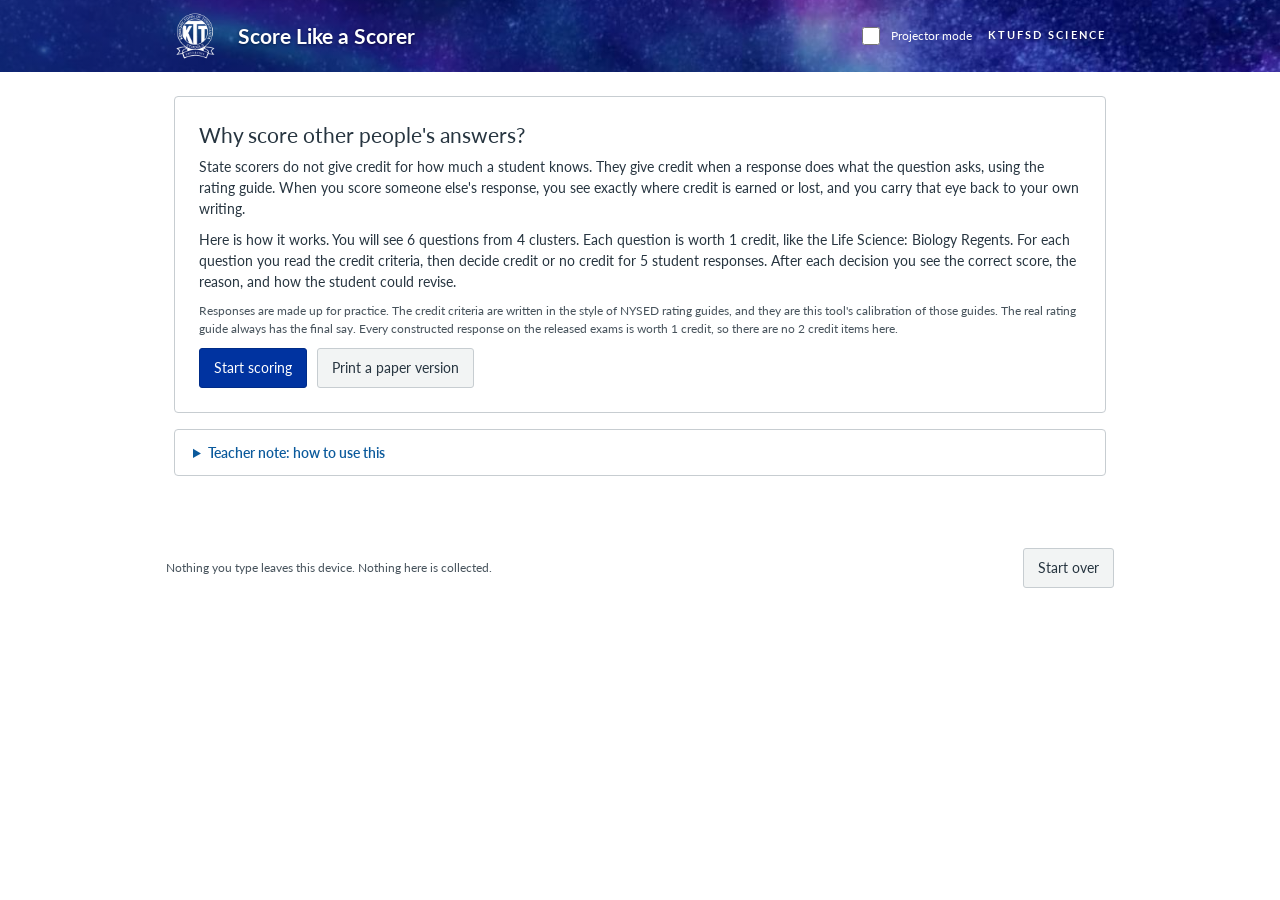
<file: apps/biology/score-like-a-scorer.html>
<!DOCTYPE html>
<html lang="en">
<head><meta name="robots" content="noindex"><!--fs-scaled-->
<meta charset="utf-8">
<meta name="viewport" content="width=device-width, initial-scale=1">
<title>Score Like a Scorer</title>
<link rel="stylesheet" href="https://fonts.googleapis.com/css2?family=Lato:ital,wght@0,400;0,700;1,400&family=Carlito:ital,wght@0,400;0,700;1,400;1,700&display=swap">
<style>
:root{
  --bg:#F5F5F5; --ink:#273540; --mast:#0033A0; --lav:#0E68B3; --lav-deep:#0033A0; --lav-soft:#EEF2FA;
  --blue:#0E68B3; --blue-ink:#0B5A9C; --blue-soft:#E3EEF8; --line:#C7CDD1; --muted:#5F5A6B; --white:#fff;
  --font:"Lato","Lato Extended","Helvetica Neue",Helvetica,Arial,sans-serif;
}
*{box-sizing:border-box}
html{-webkit-text-size-adjust:100%}
body{margin:0;background:var(--bg);color:var(--ink);font-family:var(--font);font-size:14px;line-height:1.6}
button,input,textarea{font:inherit;color:inherit}
:focus-visible{outline:3px solid var(--blue);outline-offset:2px}
.mast{background:var(--mast);color:#fff;position:sticky;top:0;z-index:20}
.mast .in{max-width:980px;margin:0 auto;padding:10px 16px;display:flex;flex-wrap:wrap;gap:8px 16px;align-items:center}
.mast h1{margin:0;font-size:18px;font-weight:700;letter-spacing:-.005em;flex:1 1 auto}
.mast .org{font-size:12px;letter-spacing:.09em;text-transform:uppercase;color:#FFFFFF;font-weight:500;flex:0 0 auto}
.hbtn{background:#fff;color:var(--lav-deep);border:0;border-radius:4px;padding:7px 14px;font-weight:600;font-size:12px;cursor:pointer}
.hbtn[aria-expanded="true"]{background:var(--lav-soft)}
.wrap{max-width:980px;margin:0 auto;padding:20px 16px 48px}
.card{background:var(--white);border:1px solid var(--line);border-radius:4px;padding:18px 20px;margin:0 0 16px}
h2{font-size:19px;margin:0 0 8px;font-weight:700}
h3{font-size:16px;margin:0 0 8px;font-weight:600}
p{margin:0 0 10px}
.muted{color:var(--muted)}
.small{font-size:12px}
.btn{border:1px solid var(--lav-deep);background:var(--lav-deep);color:#fff;border-radius:4px;padding:9px 18px;font-weight:600;cursor:pointer;font-size:14px}
.btn:hover{background:#3d3368}
.btn.sec{background:#fff;color:var(--lav-deep)}
.btn.sec:hover{background:var(--lav-soft)}
.btn[disabled]{opacity:.5;cursor:not-allowed}
.row{display:flex;flex-wrap:wrap;gap:10px;align-items:center}
.clusters{display:grid;grid-template-columns:repeat(auto-fit,minmax(260px,1fr));gap:14px}
.ccard{background:#fff;border:1px solid var(--line);border-radius:4px;padding:16px 18px;display:flex;flex-direction:column;gap:8px;text-align:left}
.ccard h3{margin:0}
.chips{display:flex;flex-wrap:wrap;gap:6px}
.chip{font-size:12px;border:1px solid var(--blue);color:var(--blue-ink);border-radius:3px;padding:1px 7px;font-weight:600;letter-spacing:.03em}
.chip.pe{font-family:ui-monospace,Menlo,Consolas,monospace}
.bar{height:10px;background:var(--lav-soft);border-radius:3px;overflow:hidden}
.bar i{display:block;height:100%;background:var(--lav);width:0}
.panel{background:#fff;border:2px solid var(--lav);border-radius:4px;padding:16px 20px;margin:0 0 16px}
.panel ol{margin:8px 0 0;padding-left:22px}
.panel li{margin:6px 0}
details.teach{background:#fff;border:1px solid var(--line);border-radius:4px;padding:12px 18px;margin:0 0 16px}
details.teach summary{cursor:pointer;font-weight:600;color:var(--blue-ink)}
.crumbs{display:flex;flex-wrap:wrap;gap:8px;align-items:center;margin:0 0 12px}
.stim{background:var(--bg);border:1px solid var(--line);border-radius:4px;padding:14px 16px;margin:10px 0 14px}
.stim .lab{font-size:12px;letter-spacing:.08em;text-transform:uppercase;color:var(--lav-deep);font-weight:600;margin-bottom:4px}
table.data{border-collapse:collapse;width:100%;background:#fff;font-size:13px;margin:8px 0;table-layout:auto}
table.data caption{text-align:left;font-weight:600;padding:4px 0 6px}
table.data th,table.data td{border:1px solid #273540;padding:6px 9px;text-align:left;vertical-align:top}
table.data thead th{background:var(--lav-soft)}
table.data tbody th{background:#fff;font-weight:600}
.tscroll{overflow-x:auto}
svg.graph{width:100%;height:auto;max-width:620px;border:1px solid var(--line);border-radius:4px;display:block;margin:8px 0}
.stem{font-size:16px;font-weight:500;margin:6px 0 12px}
.step{border-top:1px solid var(--line);padding-top:14px;margin-top:16px}
.step h3 .n{display:inline-flex;width:26px;height:26px;border-radius:50%;background:var(--lav-deep);color:#fff;align-items:center;justify-content:center;font-size:12px;margin-right:8px}
.opt{display:flex;gap:10px;align-items:flex-start;padding:9px 12px;border:1px solid var(--line);border-radius:4px;margin:6px 0;cursor:pointer;background:#fff}
.opt input{margin-top:6px;width:18px;height:18px;accent-color:var(--lav-deep);flex:0 0 auto}
.fb{border-left:5px solid var(--blue);background:var(--blue-soft);padding:8px 12px;border-radius:0 4px 4px 0;margin:6px 0 10px;font-size:13px}
.fb.no{border-left-color:var(--lav-deep);background:var(--lav-soft)}
.fb b.tag{display:inline-block;margin-right:6px}
textarea.resp{width:100%;min-height:150px;background:#fff;border:2px solid #000;border-radius:3px;padding:12px;font-size:15px;line-height:1.55;resize:vertical}
.wc{font-size:12px;color:var(--muted);margin:4px 0 8px}
.starters{background:var(--lav-soft);border-radius:4px;padding:10px 14px;margin:0 0 10px;font-size:13px}
.starters div{margin:4px 0}
.crit{display:flex;gap:10px;align-items:flex-start;padding:10px 12px;border:1px solid var(--line);border-radius:4px;margin:8px 0;background:#fff}
.crit .ic{flex:0 0 28px;height:28px}
.crit .st{font-weight:700;display:inline-block;min-width:62px}
.crit.met{border-left:6px solid var(--blue-ink)}
.crit.not{border-left:6px dashed var(--lav-deep)}
.score{font-weight:600;margin:8px 0}
.model .band{border-radius:4px;padding:10px 14px;margin:8px 0;border:1px solid var(--line)}
.band .lbl{display:inline-block;font-size:12px;font-weight:700;letter-spacing:.07em;text-transform:uppercase;border-radius:4px;padding:1px 8px;margin-bottom:4px;color:#fff}
.band.claim{background:#EFEAF8;border-left:6px solid #0033A0}.band.claim .lbl{background:#0033A0}
.band.evidence{background:#E7F0F8;border-left:6px solid #0B5A9C}.band.evidence .lbl{background:#0B5A9C}
.band.reasoning{background:#F4F0E6;border-left:6px solid #0E68B3}.band.reasoning .lbl{background:#6A5A9E}
.earns{border:1px solid var(--blue);background:#fff;border-radius:4px;padding:10px 14px;margin:10px 0}
.nocr{border:1px dashed var(--lav-deep);background:#fff;border-radius:4px;padding:10px 14px;margin:10px 0}
.chk{display:flex;gap:10px;align-items:flex-start;margin:6px 0;cursor:pointer}
.chk input{margin-top:6px;width:18px;height:18px;accent-color:var(--lav-deep)}
.nav{display:flex;flex-wrap:wrap;gap:10px;justify-content:space-between;margin-top:20px}
.limits{font-size:12px;border:1px solid var(--line);background:#fff;border-radius:4px;padding:8px 12px;margin:8px 0}
.toggle{display:inline-flex;gap:8px;align-items:center;cursor:pointer;font-size:12px;color:#fff}
.toggle input{width:18px;height:18px;accent-color:#fff}
footer{max-width:980px;margin:0 auto;padding:8px 16px 30px;color:var(--muted);font-size:12px;display:flex;flex-wrap:wrap;gap:8px 18px;align-items:center;justify-content:space-between}
.sr{position:absolute;left:-9999px}
@media (max-width:640px){ .mast h1{font-size:15px} .stem{font-size:15px} table.data{font-size:12px} }
.proj{font-size:19px}.proj .stem{font-size:23px}.proj table.data{font-size:18px}.proj .btn{font-size:18px;padding:12px 24px}.proj textarea{font-size:19px}.resp-box{background:#fff;border:2px solid #000;border-radius:3px;padding:14px 16px;font-size:16px;margin:8px 0}.proj .resp-box{font-size:24px;line-height:1.5}.proj svg.graph{max-width:760px}
.dec{display:flex;flex-wrap:wrap;gap:10px;margin:10px 0}.ok{border-left:6px solid #0B5A9C}.no2{border-left:6px dashed #0033A0}
@media print{ .mast,footer,.nav,.hbtn,.btn{display:none} body{background:#fff} .card{border:0} }
</style>
<style id="paper-css">
/* Paper version (printable), burple look, 9-12 grade band, Calibri. Scoped under .paper and body.paper-on. */
body.paper-on{background:#d9d9d9}
body.paper-on .mast,body.paper-on .wrap,body.paper-on footer{display:none !important}
#paper[hidden]{display:none !important}
#paper{page:paper}
.paper,.paper *{-webkit-print-color-adjust:exact;print-color-adjust:exact;box-sizing:border-box}
.paper{font-family:Calibri,Carlito,"Lato",Arial,sans-serif;font-size:10pt;line-height:1.2;color:#1A160D;background:transparent;padding:16px 8px}
.paper .ptool{max-width:8.5in;margin:0 auto 12px;display:flex;gap:10px;flex-wrap:wrap}
.paper .ptool .btn{font-size:1rem;font-family:Calibri,Carlito,"Lato",Arial,sans-serif}
.paper .ptool a.btn{text-decoration:none;display:inline-block}
.paper .sheet{background:#fff;color:#1A160D;max-width:8.5in;margin:0 auto 18px;padding:.35in .5in .5in;box-shadow:0 1px 6px rgba(0,0,0,.35)}
.paper p{margin:0 0 3pt}
.paper b,.paper strong{font-weight:700}
.paper .p-u{display:flow-root;margin:0 0 4pt;break-inside:avoid;page-break-inside:avoid}
.paper .p-page{display:flow-root}
.paper .p-page + .p-page{break-before:page;page-break-before:always}
@media screen{#pBody .p-page + .p-page{border-top:1px dashed #999;margin-top:.4in;padding-top:.4in}}
.p-measure{position:absolute;left:-99999px;top:0;width:7.5in;visibility:hidden;padding:0 !important}
.p-measure .sheet{padding:0 !important;margin:0 !important;max-width:none !important;box-shadow:none !important}

/* header bar and chips */
.paper .p-bar{background:#6B9BCC;color:#fff;padding:3pt 10pt;margin:0 0 2pt;border:0}
.paper .p-bar .l1{font-size:13pt;font-weight:700;line-height:1.2;color:#fff}
.paper .p-bar .l2{font-size:9pt;font-weight:400;line-height:1.2;color:#fff;white-space:pre-wrap;margin-top:1pt}
.paper .p-chips{display:flex;gap:0;margin:2pt 0 4pt}
.paper .p-chip{flex:1 1 0;background:#E4DFEF;border:0;text-align:center;padding:2pt 6pt;font-size:8.5pt;line-height:1.15}
.paper .p-chip .cl{font-weight:700;color:#7B6BAF;margin:0}
.paper .p-chip .cv{font-weight:700;color:#1A160D;margin-top:.5pt}
.paper .p-name{margin:3pt 0 3pt;font-size:10pt}
.paper .p-dir{font-size:10pt;margin:0 0 4pt}

/* headings and labels */
.paper h2,.paper .p-key h3{font-family:inherit;font-size:12pt;font-weight:700;color:#6B9BCC;border-bottom:1px solid #6B9BCC;padding-bottom:1pt;margin:0 0 3pt;line-height:1.25;letter-spacing:0}
.paper .lab,.paper .p-unp .uh{font-weight:700;color:#7B6BAF}
.paper .p-pes{font-size:9.5pt;margin:0 0 3pt}
.paper .p-pass{margin:0 0 4pt}
.paper .p-ref{font-size:9.5pt;font-style:italic;margin:0 0 3pt}
.paper .p-stem{font-size:10pt;margin:0 0 4pt}

/* callouts (burple tip) */
.paper .p-howto,.paper .p-crit,.paper .p-st{background:#E4DFEF;border:.5pt solid #7B6BAF;border-left:2pt solid #7B6BAF;padding:3pt 10pt}
.paper .p-howto{font-size:9.5pt;line-height:1.2}
.paper .p-howto h3{font-family:inherit;font-size:11pt;font-weight:700;color:#7B6BAF;border:0;padding:0;margin:0 0 2pt}
.paper .p-howto ol{margin:0;padding-left:16pt;column-count:2;column-gap:16pt}
.paper .p-howto li{margin:0 0 2pt;break-inside:avoid}
.paper .p-crit{font-size:10pt;line-height:1.15;margin:0 0 3pt;padding:2pt 10pt}
.paper .p-crit ul{margin:2pt 0 0;padding-left:16pt;font-size:9.5pt}
.paper .p-st{font-size:9.5pt;line-height:1.2;margin:0 0 3pt}

/* item parts */
.paper .p-unp{font-size:10pt;line-height:1.2;border:1px solid #CCCCCC;padding:3pt 6pt;margin:0 0 3pt}
.paper .p-unp .vo{margin:1pt 0 1pt 3pt}
.paper .p-unp .parts{margin-top:3pt;font-size:9.5pt}
.paper .p-unp .cb{margin-left:5pt;display:inline-block;max-width:98%;vertical-align:top;white-space:normal;text-indent:-1.15em;padding-left:1.15em}
.paper .cb::before{content:"";display:inline-block;width:.8em;height:.8em;border:1px solid #000;margin-right:.3em;vertical-align:-1px;background:#fff}
.paper .p-box{border:1px solid #000;background:#fff;margin:0 0 3pt}
.paper .p-cw{font-size:9.5pt;line-height:1.2}
.paper .p-cw .cols{column-count:2;column-gap:12pt}
.paper .p-cw .cb{display:block;margin:0 0 1pt;white-space:normal;padding-left:0;break-inside:avoid}

/* tables */
.paper table{border-collapse:collapse}
.paper table.data{width:100%;font-size:9.5pt;margin:3pt 0;background:#fff;table-layout:auto}
.paper table.data caption{font-size:9.5pt;font-weight:700;text-align:left;padding:1pt 0 2pt;color:#1A160D}
.paper table.data th,.paper table.data td,.paper table.p-rt th,.paper table.p-rt td,.paper table.p-kt th,.paper table.p-kt td{border:1px solid #CCCCCC;color:#1A160D;font-size:9.5pt;padding:2pt 5pt;text-align:left;vertical-align:middle;line-height:1.15}
.paper table.data thead th,.paper table.p-rt thead th,.paper table.p-kt thead th{background:#D6E5F2;color:#6B9BCC;font-weight:700}
.paper table.data tbody th{background:#fff;color:#1A160D;font-weight:700}
.paper .tscroll{overflow:visible}
.paper svg.graph{width:100%;max-width:4.4in;height:auto;border:0;border-radius:0;display:block;margin:3pt 0}
.paper table.p-rt{width:100%;table-layout:fixed;margin:0}
.paper table.p-rt thead{display:table-header-group}
.paper table.p-rt th span{font-weight:400}
.paper table.p-rt tr{break-inside:avoid;page-break-inside:avoid}
.paper table.p-rt td{vertical-align:top}
.paper table.p-rt td.w{border:1px solid #000;background:#fff;height:.6in}
.paper table.p-rt td.s{font-size:10pt;border-right-color:#000}
.paper table.p-rt td.s div{margin:0 0 6pt}
.paper table.p-rt thead th:last-child{border-bottom-color:#000}
.paper .p-refl{margin-top:3pt}
.paper .p-refl p{margin:0 0 3pt}

/* answer key */
.paper .p-key{font-size:10pt;line-height:1.25}
.paper .p-k{border-top:1px solid #CCCCCC;padding:3pt 0;margin:0;orphans:3;widows:3}
.paper .p-k div{margin:1pt 0}
.paper table.p-kt{width:100%;table-layout:fixed;margin:0 0 6pt}
.paper table.p-kt tr{break-inside:avoid;page-break-inside:avoid}
.paper .p-key h3{break-after:avoid;page-break-after:avoid}

/* page setup: page number only, grey, sand rule */
@page paper{
  size:letter;margin:.35in .5in .5in .5in;
  @bottom-left{content:"";border-top:1px solid #E3DACB;margin-top:2pt}
  @bottom-right{content:"";border-top:1px solid #E3DACB;margin-top:2pt}
  @bottom-center{content:counter(page);font-family:Calibri,Carlito,Arial,sans-serif;font-size:8pt;color:#666666;border-top:1px solid #E3DACB;margin-top:2pt;vertical-align:top;padding-top:2pt}
}
@media print{
  body.paper-on{background:#fff !important}
  body.paper-on .ptool{display:none !important}
  .paper{padding:0}
  .paper .sheet{box-shadow:none;margin:0;padding:0;max-width:none;width:auto}
  .paper .sheet + .sheet{break-before:page;page-break-before:always}
}
</style>
<style id="canvas-theme">
/* KTUFSD Canvas look. Values read from ktufsd.instructure.com on 2026-11-14.
   Screen body text is 14px (Canvas uses 16px; Mary Beth asked for smaller). Paper views set their own 12pt. */
:root{--bg:#FFFFFF;--ink:#273540;--muted:#47535C;--mast:#0033A0;--lav:#0E68B3;--lav-deep:#0033A0;--lav-soft:#EEF2FA;--blue:#0E68B3;--blue-ink:#0B5A9C;--blue-soft:#E3EEF8;--line:#C7CDD1;--white:#fff;--card:#fff;
--font:"Lato","Lato Extended","Helvetica Neue",Helvetica,Arial,sans-serif}
html{font-size:87.5%}
body{font-family:var(--font);font-size:14px;line-height:1.5;color:#273540;background:#fff}
a{color:#0E68B3}
h1,h2,h3,h4{color:#273540;letter-spacing:0}
h2,.card h2{font-size:1.5rem;font-weight:400;line-height:1.3;color:#273540}
h3,.card h3{font-size:1.125rem;font-weight:700;color:#273540}
.mast{background-color:#0033A0;background-image:linear-gradient(90deg,rgba(0,24,90,.62),rgba(0,24,90,.18)),url([data-uri]);background-size:cover;background-position:center;color:#fff}
.mast .in{min-height:72px;padding:12px 24px;justify-content:flex-start;gap:8px 16px}
.mast .in::before{content:"";flex:0 0 48px;width:48px;height:48px;background:url([data-uri]) center/contain no-repeat}
.mast h1{font-size:1.5rem;font-weight:700;letter-spacing:0;line-height:1.2;margin:0;margin-right:auto;color:#fff;text-shadow:0 1px 3px rgba(0,0,40,.6)}
.mast .org{font-size:.75rem;font-weight:700;letter-spacing:.2em;text-transform:uppercase;color:#fff;text-shadow:0 1px 3px rgba(0,0,40,.6)}
.wrap,main{padding:24px 24px 48px}
.card{border:1px solid #C7CDD1;border-radius:4px;padding:24px;box-shadow:none}
.btn{background:#0033A0;color:#fff;border:1px solid #002C88;border-radius:3px;padding:8px 14px;font-size:1rem;font-weight:400;line-height:22px;min-height:40px}
.btn:hover{background:#002C88}
.btn.sec,.btn.ghost,.btn.alt{background:#F2F4F4;color:#273540;border:1px solid #C7CDD1}
.btn.sec:hover,.btn.ghost:hover,.btn.alt:hover{background:#E8EAEC}
textarea,input[type=text],input[type=date],input[type=number],select{border:1px solid #8D959F;border-radius:3px;padding:8px;background:#fff;color:#273540}
th{font-weight:700}
:focus-visible{outline:2px solid #0E68B3;outline-offset:2px}
@media (max-width:768px){.wrap,main{padding:16px 12px 40px}.card{padding:16px}.mast .in{padding:10px 12px;min-height:60px}.mast .in::before{flex-basis:38px;width:38px;height:38px}.mast h1{font-size:1.25rem}.mast .org{display:none}}
/* Anything printed follows the burple skill: Calibri, 6-8 band sizes, page-number footer. Paper views (body.paper-on) carry their own burple rules. */
@media print{
.mast{background:#6B9BCC !important;background-image:none !important;color:#fff;position:static;-webkit-print-color-adjust:exact;print-color-adjust:exact}
.mast .in{min-height:0;padding:6px 14px}
.mast .in::before{display:none}
.mast h1{color:#fff !important;font-size:14pt;text-shadow:none;font-family:Calibri,Carlito,"Lato",Arial,sans-serif}
.mast .org{display:inline;color:#fff !important;font-size:10pt;font-weight:400;letter-spacing:0;text-transform:none;text-shadow:none}
body:not(.paper-on){font-family:Calibri,Carlito,"Lato",Arial,sans-serif;color:#1A160D;font-size:10.5pt;line-height:1.35}
body:not(.paper-on) h2,body:not(.paper-on) .card h2{font-size:13pt;font-weight:700;color:#6B9BCC;border-bottom:1.5px solid #6B9BCC;padding-bottom:2px}
body:not(.paper-on) h3,body:not(.paper-on) .card h3{font-size:11pt;font-weight:700;color:#7B6BAF}
body:not(.paper-on) th{background:#D6E5F2 !important;color:#6B9BCC;font-size:10pt;-webkit-print-color-adjust:exact;print-color-adjust:exact}
body:not(.paper-on) th,body:not(.paper-on) td{border-color:#CCCCCC}
body:not(.paper-on) a{color:#1A160D}
}
</style>
</head>
<body>
<script id="student-copy">/* Public student copy: the teacher answer key is not offered here. Teachers get it from the science hub. */
(function(){function fixHash(){if(/^#paper-key/.test(location.hash)){try{history.replaceState(null,'',location.pathname+location.search+location.hash.replace('#paper-key','#paper'))}catch(e){location.hash=location.hash.replace('#paper-key','#paper')}}}
fixHash();window.addEventListener('hashchange',fixHash,true);
function hide(){var els=document.querySelectorAll('label,a,button');for(var i=0;i<els.length;i++){var e=els[i];if(/answer key/i.test(e.textContent||'')&&e.textContent.length<120){var c=e.querySelector&&e.querySelector('input[type=checkbox]');if(c)c.checked=false;e.style.display='none';if(e.htmlFor){var t=document.getElementById(e.htmlFor);if(t){t.checked=false;t.style.display='none'}}}}
var ks=document.querySelectorAll('input[type=checkbox][id*="Key"],input[type=checkbox][id*="key"]');for(var j=0;j<ks.length;j++){ks[j].checked=false;ks[j].style.display='none'}}
new MutationObserver(hide).observe(document.documentElement,{childList:true,subtree:true});document.addEventListener('DOMContentLoaded',hide)})();</script>
<script id="paper-docs">window.PAPER_DOCS={"student": {"all": "https://docs.google.com/document/d/116Y-a6BYHRY_BLkNfMitFZotjnmi9X7sW2cqP0VEHr4/edit"}, "key": {}};</script>
<header class="mast"><div class="in">
  <h1>Score Like a Scorer</h1>
  <label class="toggle"><input type="checkbox" id="projToggle"> Projector mode</label>
  <span class="org">KTUFSD Science</span>
</div></header>
<div class="wrap"><div id="app"></div></div>
<footer><span>Nothing you type leaves this device. Nothing here is collected.</span><button class="btn sec" id="resetBtn" type="button">Start over</button></footer>
<div id="paper" class="paper" hidden></div>
<script>
var CLUSTERS=[{"id":"c1","title":"A Runner on a Hot Day","topic":"Homeostasis and feedback","pes":["HS-LS1-3","HS-LS1-2"],"intro":"<p>On a hot day, a runner jogs for 20 minutes and then rests in the shade for 20 minutes. Researchers measured her core body temperature and her sweat rate. A normal core body temperature for a person is about 37 degrees C. The body uses feedback mechanisms to keep conditions inside a normal range. This is a scenario with invented data.</p>","figs":["<table class=\"data\"><caption>Table 1. Runner on a hot day (air temperature 32 degrees C)</caption><thead><tr><th scope=\"col\">Time (minutes)</th><th scope=\"col\">What the runner is doing</th><th scope=\"col\">Core body temperature (degrees C)</th><th scope=\"col\">Sweat rate (mL per hour)</th></tr></thead><tbody><tr><th scope=\"row\">0</th><td>Standing at the start</td><td>37.0</td><td>50</td></tr><tr><th scope=\"row\">10</th><td>Running</td><td>38.0</td><td>400</td></tr><tr><th scope=\"row\">20</th><td>End of 20 minute run</td><td>38.6</td><td>900</td></tr><tr><th scope=\"row\">30</th><td>Resting in the shade</td><td>38.0</td><td>700</td></tr><tr><th scope=\"row\">40</th><td>Resting in the shade</td><td>37.3</td><td>250</td></tr></tbody></table>","<svg class=\"graph\" viewBox=\"0 0 560 250\" role=\"img\" aria-label=\"Model of how the nervous system and circulatory system respond to a rise in body temperature\" xmlns=\"http://www.w3.org/2000/svg\"><defs><marker id=\"ah\" viewBox=\"0 0 10 10\" refX=\"9\" refY=\"5\" markerWidth=\"7\" markerHeight=\"7\" orient=\"auto-start-reverse\"><path d=\"M0 0L10 5L0 10z\" fill=\"#273540\"/></marker></defs><rect width=\"560\" height=\"250\" fill=\"#fff\"/><text x=\"280\" y=\"20\" text-anchor=\"middle\" font-size=\"14\" font-weight=\"600\" fill=\"#273540\">Model: Responding to a Rise in Core Temperature</text><rect x=\"14\" y=\"40\" width=\"150\" height=\"70\" rx=\"8\" fill=\"#E3EEF8\" stroke=\"#0033A0\" stroke-width=\"1.5\"/><text x=\"89\" y=\"60\" text-anchor=\"middle\" font-size=\"13\" font-weight=\"700\" fill=\"#273540\">Nervous system</text><text x=\"89\" y=\"80\" text-anchor=\"middle\" font-size=\"12\" fill=\"#273540\">Brain senses</text><text x=\"89\" y=\"96\" text-anchor=\"middle\" font-size=\"12\" fill=\"#273540\">core temperature</text><text x=\"89\" y=\"112\" text-anchor=\"middle\" font-size=\"12\" fill=\"#273540\">is above normal</text><rect x=\"205\" y=\"40\" width=\"150\" height=\"70\" rx=\"8\" fill=\"#E3EEF8\" stroke=\"#0033A0\" stroke-width=\"1.5\"/><text x=\"280\" y=\"60\" text-anchor=\"middle\" font-size=\"13\" font-weight=\"700\" fill=\"#273540\">Nervous system</text><text x=\"280\" y=\"80\" text-anchor=\"middle\" font-size=\"12\" fill=\"#273540\">Brain sends signals</text><text x=\"280\" y=\"96\" text-anchor=\"middle\" font-size=\"12\" fill=\"#273540\">to skin blood vessels</text><text x=\"280\" y=\"112\" text-anchor=\"middle\" font-size=\"12\" fill=\"#273540\">and sweat glands</text><rect x=\"396\" y=\"40\" width=\"150\" height=\"70\" rx=\"8\" fill=\"#EEF2FA\" stroke=\"#0033A0\" stroke-width=\"1.5\"/><text x=\"471\" y=\"60\" text-anchor=\"middle\" font-size=\"13\" font-weight=\"700\" fill=\"#273540\">Circulatory system</text><text x=\"471\" y=\"80\" text-anchor=\"middle\" font-size=\"12\" fill=\"#273540\">Skin blood vessels widen,</text><text x=\"471\" y=\"96\" text-anchor=\"middle\" font-size=\"12\" fill=\"#273540\">more warm blood</text><text x=\"471\" y=\"112\" text-anchor=\"middle\" font-size=\"12\" fill=\"#273540\">flows to the skin</text><rect x=\"205\" y=\"150\" width=\"150\" height=\"70\" rx=\"8\" fill=\"#F5F5F5\" stroke=\"#0033A0\" stroke-width=\"1.5\"/><text x=\"280\" y=\"170\" text-anchor=\"middle\" font-size=\"13\" font-weight=\"700\" fill=\"#273540\">Skin</text><text x=\"280\" y=\"190\" text-anchor=\"middle\" font-size=\"12\" fill=\"#273540\">Heat leaves the body.</text><text x=\"280\" y=\"206\" text-anchor=\"middle\" font-size=\"12\" fill=\"#273540\">Sweat evaporates and</text><text x=\"280\" y=\"222\" text-anchor=\"middle\" font-size=\"12\" fill=\"#273540\">carries heat away</text><rect x=\"14\" y=\"150\" width=\"150\" height=\"70\" rx=\"8\" fill=\"#F5F5F5\" stroke=\"#0033A0\" stroke-width=\"1.5\"/><text x=\"89\" y=\"170\" text-anchor=\"middle\" font-size=\"13\" font-weight=\"700\" fill=\"#273540\">Result</text><text x=\"89\" y=\"190\" text-anchor=\"middle\" font-size=\"12\" fill=\"#273540\">Core temperature</text><text x=\"89\" y=\"206\" text-anchor=\"middle\" font-size=\"12\" fill=\"#273540\">goes down toward normal</text><text x=\"89\" y=\"222\" text-anchor=\"middle\" font-size=\"12\" fill=\"#273540\"></text><line x1=\"164\" y1=\"75\" x2=\"203\" y2=\"75\" stroke=\"#273540\" stroke-width=\"2\" marker-end=\"url(#ah)\"/><line x1=\"355\" y1=\"75\" x2=\"394\" y2=\"75\" stroke=\"#273540\" stroke-width=\"2\" marker-end=\"url(#ah)\"/><line x1=\"471\" y1=\"110\" x2=\"340\" y2=\"150\" stroke=\"#273540\" stroke-width=\"2\" marker-end=\"url(#ah)\"/><line x1=\"205\" y1=\"185\" x2=\"166\" y2=\"185\" stroke=\"#273540\" stroke-width=\"2\" marker-end=\"url(#ah)\"/><text x=\"380\" y=\"215\" font-size=\"12\" fill=\"#273540\">The brain keeps sensing the change.</text></svg>"]},{"id":"c2","title":"Deer on an Island","topic":"Ecosystems, carrying capacity, and human impact","pes":["HS-LS2-1","HS-LS2-6","HS-LS2-7"],"intro":"<p>In 1995, ten deer were placed on a small island with no deer predators. Researchers counted the deer and measured the mass of food plants on the island over many years. Rainfall was also recorded. This is a scenario with invented data.</p>","figs":["<svg class=\"graph\" viewBox=\"0 0 560 300\" role=\"img\" aria-label=\"Line graph of deer on the island: 10 in 1995, 40 in 2000, 90 in 2005, 120 in 2010, 122 in 2015, 119 in 2020, 80 in 2023, 52 in 2026\" xmlns=\"http://www.w3.org/2000/svg\"><rect x=\"0\" y=\"0\" width=\"560\" height=\"300\" fill=\"#fff\"/><text x=\"280\" y=\"20\" text-anchor=\"middle\" font-size=\"14\" font-weight=\"600\" fill=\"#273540\">Deer Population on the Island, 1995 to 2026</text><line x1=\"62\" x2=\"540\" y1=\"236\" y2=\"236\" stroke=\"#C7CDD1\" stroke-width=\"1\"/><text x=\"54\" y=\"240\" text-anchor=\"end\" font-size=\"12\" fill=\"#273540\">0</text><line x1=\"62\" x2=\"540\" y1=\"207.14285714285714\" y2=\"207.14285714285714\" stroke=\"#C7CDD1\" stroke-width=\"1\"/><text x=\"54\" y=\"211.14285714285714\" text-anchor=\"end\" font-size=\"12\" fill=\"#273540\">20</text><line x1=\"62\" x2=\"540\" y1=\"178.28571428571428\" y2=\"178.28571428571428\" stroke=\"#C7CDD1\" stroke-width=\"1\"/><text x=\"54\" y=\"182.28571428571428\" text-anchor=\"end\" font-size=\"12\" fill=\"#273540\">40</text><line x1=\"62\" x2=\"540\" y1=\"149.42857142857144\" y2=\"149.42857142857144\" stroke=\"#C7CDD1\" stroke-width=\"1\"/><text x=\"54\" y=\"153.42857142857144\" text-anchor=\"end\" font-size=\"12\" fill=\"#273540\">60</text><line x1=\"62\" x2=\"540\" y1=\"120.57142857142858\" y2=\"120.57142857142858\" stroke=\"#C7CDD1\" stroke-width=\"1\"/><text x=\"54\" y=\"124.57142857142858\" text-anchor=\"end\" font-size=\"12\" fill=\"#273540\">80</text><line x1=\"62\" x2=\"540\" y1=\"91.71428571428572\" y2=\"91.71428571428572\" stroke=\"#C7CDD1\" stroke-width=\"1\"/><text x=\"54\" y=\"95.71428571428572\" text-anchor=\"end\" font-size=\"12\" fill=\"#273540\">100</text><line x1=\"62\" x2=\"540\" y1=\"62.85714285714286\" y2=\"62.85714285714286\" stroke=\"#C7CDD1\" stroke-width=\"1\"/><text x=\"54\" y=\"66.85714285714286\" text-anchor=\"end\" font-size=\"12\" fill=\"#273540\">120</text><line x1=\"62\" x2=\"540\" y1=\"34\" y2=\"34\" stroke=\"#C7CDD1\" stroke-width=\"1\"/><text x=\"54\" y=\"38\" text-anchor=\"end\" font-size=\"12\" fill=\"#273540\">140</text><line x1=\"62\" x2=\"62\" y1=\"34\" y2=\"236\" stroke=\"#273540\" stroke-width=\"1.5\"/><line x1=\"62\" x2=\"540\" y1=\"236\" y2=\"236\" stroke=\"#273540\" stroke-width=\"1.5\"/><text x=\"62\" y=\"254\" text-anchor=\"middle\" font-size=\"12\" fill=\"#273540\">1995</text><text x=\"139.09677419354838\" y=\"254\" text-anchor=\"middle\" font-size=\"12\" fill=\"#273540\">2000</text><text x=\"216.19354838709677\" y=\"254\" text-anchor=\"middle\" font-size=\"12\" fill=\"#273540\">2005</text><text x=\"293.2903225806452\" y=\"254\" text-anchor=\"middle\" font-size=\"12\" fill=\"#273540\">2010</text><text x=\"370.38709677419354\" y=\"254\" text-anchor=\"middle\" font-size=\"12\" fill=\"#273540\">2015</text><text x=\"447.4838709677419\" y=\"254\" text-anchor=\"middle\" font-size=\"12\" fill=\"#273540\">2020</text><text x=\"493.741935483871\" y=\"254\" text-anchor=\"middle\" font-size=\"12\" fill=\"#273540\">2023</text><text x=\"540\" y=\"254\" text-anchor=\"middle\" font-size=\"12\" fill=\"#273540\">2026</text><text x=\"301\" y=\"290\" text-anchor=\"middle\" font-size=\"13\" fill=\"#273540\">Year</text><text transform=\"translate(16 135) rotate(-90)\" text-anchor=\"middle\" font-size=\"13\" fill=\"#273540\">Number of deer</text><polyline fill=\"none\" stroke=\"#0033A0\" stroke-width=\"2.5\" points=\"62,221.57142857142858 139.09677419354838,178.28571428571428 216.19354838709677,106.14285714285714 293.2903225806452,62.85714285714286 370.38709677419354,59.97142857142856 447.4838709677419,64.30000000000001 493.741935483871,120.57142857142858 540,160.9714285714286\"/><circle cx=\"62\" cy=\"221.57142857142858\" r=\"4.5\" fill=\"#fff\" stroke=\"#0033A0\" stroke-width=\"2.5\"/><text x=\"62\" y=\"211.57142857142858\" text-anchor=\"middle\" font-size=\"11.5\" font-weight=\"600\" fill=\"#0B5A9C\">10</text><circle cx=\"139.09677419354838\" cy=\"178.28571428571428\" r=\"4.5\" fill=\"#fff\" stroke=\"#0033A0\" stroke-width=\"2.5\"/><text x=\"139.09677419354838\" y=\"168.28571428571428\" text-anchor=\"middle\" font-size=\"11.5\" font-weight=\"600\" fill=\"#0B5A9C\">40</text><circle cx=\"216.19354838709677\" cy=\"106.14285714285714\" r=\"4.5\" fill=\"#fff\" stroke=\"#0033A0\" stroke-width=\"2.5\"/><text x=\"216.19354838709677\" y=\"96.14285714285714\" text-anchor=\"middle\" font-size=\"11.5\" font-weight=\"600\" fill=\"#0B5A9C\">90</text><circle cx=\"293.2903225806452\" cy=\"62.85714285714286\" r=\"4.5\" fill=\"#fff\" stroke=\"#0033A0\" stroke-width=\"2.5\"/><text x=\"293.2903225806452\" y=\"52.85714285714286\" text-anchor=\"middle\" font-size=\"11.5\" font-weight=\"600\" fill=\"#0B5A9C\">120</text><circle cx=\"370.38709677419354\" cy=\"59.97142857142856\" r=\"4.5\" fill=\"#fff\" stroke=\"#0033A0\" stroke-width=\"2.5\"/><text x=\"370.38709677419354\" y=\"49.97142857142856\" text-anchor=\"middle\" font-size=\"11.5\" font-weight=\"600\" fill=\"#0B5A9C\">122</text><circle cx=\"447.4838709677419\" cy=\"64.30000000000001\" r=\"4.5\" fill=\"#fff\" stroke=\"#0033A0\" stroke-width=\"2.5\"/><text x=\"447.4838709677419\" y=\"54.30000000000001\" text-anchor=\"middle\" font-size=\"11.5\" font-weight=\"600\" fill=\"#0B5A9C\">119</text><circle cx=\"493.741935483871\" cy=\"120.57142857142858\" r=\"4.5\" fill=\"#fff\" stroke=\"#0033A0\" stroke-width=\"2.5\"/><text x=\"493.741935483871\" y=\"110.57142857142858\" text-anchor=\"middle\" font-size=\"11.5\" font-weight=\"600\" fill=\"#0B5A9C\">80</text><circle cx=\"540\" cy=\"160.9714285714286\" r=\"4.5\" fill=\"#fff\" stroke=\"#0033A0\" stroke-width=\"2.5\"/><text x=\"540\" y=\"150.9714285714286\" text-anchor=\"middle\" font-size=\"11.5\" font-weight=\"600\" fill=\"#0B5A9C\">52</text></svg>","<table class=\"data\"><caption>Table 2. Deer, food plants, and rainfall on the island</caption><thead><tr><th scope=\"col\">Year</th><th scope=\"col\">Number of deer</th><th scope=\"col\">Food plants on the island (tonnes)</th><th scope=\"col\">Yearly rainfall (cm)</th></tr></thead><tbody><tr><th scope=\"row\">1995</th><td>10</td><td>80</td><td>100</td></tr><tr><th scope=\"row\">2000</th><td>40</td><td>75</td><td>99</td></tr><tr><th scope=\"row\">2005</th><td>90</td><td>60</td><td>101</td></tr><tr><th scope=\"row\">2010</th><td>120</td><td>40</td><td>100</td></tr><tr><th scope=\"row\">2015</th><td>122</td><td>41</td><td>98</td></tr><tr><th scope=\"row\">2020</th><td>119</td><td>40</td><td>101</td></tr><tr><th scope=\"row\">2023</th><td>80</td><td>22</td><td>55</td></tr><tr><th scope=\"row\">2026</th><td>52</td><td>21</td><td>54</td></tr></tbody></table>","<table class=\"data\"><caption>Table 3. Proposed solutions to protect island plants and deer</caption><thead><tr><th scope=\"col\">Solution</th><th scope=\"col\">Cost</th><th scope=\"col\">Reliability</th><th scope=\"col\">Environmental impact</th></tr></thead><tbody><tr><th scope=\"row\">1. Fence off protected plant areas</th><td>$40,000 one time</td><td>Protects only the fenced plots. Deer still eat unfenced plants.</td><td>Plants in fenced plots recover. Deer have less area to feed in.</td></tr><tr><th scope=\"row\">2. Move 40 deer to the mainland each year</th><td>$90,000 each year</td><td>Deer numbers drop for that year, but new births refill the population.</td><td>Fewer deer eat plants across the whole island. Moving the animals stresses them.</td></tr><tr><th scope=\"row\">3. Plant drought tolerant native shrubs for deer to eat</th><td>$60,000 one time</td><td>Shrubs need 2 years to grow. They are likely to survive in low rainfall.</td><td>Adds food and keeps native plants. Shrubs still need some water.</td></tr></tbody></table>"]},{"id":"c3","title":"A Seagrass Meadow","topic":"Photosynthesis, respiration, and the carbon cycle","pes":["HS-LS1-5","HS-ESS2-6","HS-LS2-3"],"intro":"<p>Seagrass is a plant that grows in shallow coastal water. A seagrass meadow takes in carbon dioxide from the water, makes sugar, and stores carbon in its leaves, its roots, and the mud below it. When seagrass parts die, some of the carbon is buried in the mud. This is a scenario with invented data.</p>","figs":["<svg class=\"graph\" viewBox=\"0 0 560 250\" role=\"img\" aria-label=\"Incomplete model of a seagrass leaf cell showing light energy entering and blank boxes for inputs and outputs\" xmlns=\"http://www.w3.org/2000/svg\"><defs><marker id=\"ah\" viewBox=\"0 0 10 10\" refX=\"9\" refY=\"5\" markerWidth=\"7\" markerHeight=\"7\" orient=\"auto-start-reverse\"><path d=\"M0 0L10 5L0 10z\" fill=\"#273540\"/></marker></defs><rect width=\"560\" height=\"250\" fill=\"#fff\"/><text x=\"280\" y=\"20\" text-anchor=\"middle\" font-size=\"14\" font-weight=\"600\" fill=\"#273540\">Model: Photosynthesis in a Seagrass Leaf Cell (incomplete)</text><rect x=\"170\" y=\"70\" width=\"220\" height=\"150\" rx=\"14\" fill=\"#F5F5F5\" stroke=\"#0033A0\" stroke-width=\"2\"/><text x=\"280\" y=\"160\" text-anchor=\"middle\" font-size=\"13\" font-weight=\"700\" fill=\"#273540\">Seagrass leaf cell</text><text x=\"280\" y=\"180\" text-anchor=\"middle\" font-size=\"12\" fill=\"#273540\">(chloroplasts inside)</text><rect x=\"214\" y=\"34\" width=\"132\" height=\"26\" rx=\"6\" fill=\"#E3EEF8\" stroke=\"#0E68B3\"/><text x=\"280\" y=\"52\" text-anchor=\"middle\" font-size=\"13\" fill=\"#273540\">Light energy</text><line x1=\"280\" y1=\"60\" x2=\"280\" y2=\"100\" stroke=\"#273540\" stroke-width=\"2\" marker-end=\"url(#ah)\"/><rect x=\"10\" y=\"88\" width=\"130\" height=\"36\" rx=\"6\" fill=\"#fff\" stroke=\"#273540\" stroke-width=\"1.5\"/><text x=\"75\" y=\"111\" text-anchor=\"middle\" font-size=\"13\" fill=\"#273540\">Input 1: ______</text><rect x=\"10\" y=\"150\" width=\"130\" height=\"36\" rx=\"6\" fill=\"#fff\" stroke=\"#273540\" stroke-width=\"1.5\"/><text x=\"75\" y=\"173\" text-anchor=\"middle\" font-size=\"13\" fill=\"#273540\">Input 2: ______</text><line x1=\"140\" y1=\"106\" x2=\"168\" y2=\"120\" stroke=\"#273540\" stroke-width=\"2\" marker-end=\"url(#ah)\"/><line x1=\"140\" y1=\"168\" x2=\"168\" y2=\"160\" stroke=\"#273540\" stroke-width=\"2\" marker-end=\"url(#ah)\"/><rect x=\"420\" y=\"88\" width=\"130\" height=\"36\" rx=\"6\" fill=\"#fff\" stroke=\"#273540\" stroke-width=\"1.5\"/><text x=\"485\" y=\"111\" text-anchor=\"middle\" font-size=\"13\" fill=\"#273540\">Output 1: ______</text><rect x=\"420\" y=\"150\" width=\"130\" height=\"36\" rx=\"6\" fill=\"#fff\" stroke=\"#273540\" stroke-width=\"1.5\"/><text x=\"485\" y=\"173\" text-anchor=\"middle\" font-size=\"13\" fill=\"#273540\">Output 2: ______</text><line x1=\"392\" y1=\"120\" x2=\"418\" y2=\"106\" stroke=\"#273540\" stroke-width=\"2\" marker-end=\"url(#ah)\"/><line x1=\"392\" y1=\"160\" x2=\"418\" y2=\"168\" stroke=\"#273540\" stroke-width=\"2\" marker-end=\"url(#ah)\"/></svg>","<table class=\"data\"><caption>Table 4. Carbon moving in a 100 hectare seagrass meadow (metric tons of carbon per year)</caption><thead><tr><th scope=\"col\">Movement of carbon</th><th scope=\"col\">Before the storm</th><th scope=\"col\">After the storm (half of the seagrass lost)</th></tr></thead><tbody><tr><th scope=\"row\">Taken in from the water by seagrass for photosynthesis</th><td>400</td><td>200</td></tr><tr><th scope=\"row\">Released back to the water by seagrass cells during respiration</th><td>150</td><td>75</td></tr><tr><th scope=\"row\">Moved into the mud (sediment) as dead plant material</th><td>250</td><td>125</td></tr></tbody></table>","<svg class=\"graph\" viewBox=\"0 0 560 300\" role=\"img\" aria-label=\"Line graph of dissolved oxygen in mg per liter: 4.8 at 6 a.m., 6.5 at 9 a.m., 8.8 at noon, 9.4 at 3 p.m., 8.6 at 6 p.m., 7.0 at 9 p.m., 5.9 at midnight, 5.1 at 3 a.m., 4.8 at 6 a.m. the next day\" xmlns=\"http://www.w3.org/2000/svg\"><rect x=\"0\" y=\"0\" width=\"560\" height=\"300\" fill=\"#fff\"/><text x=\"280\" y=\"20\" text-anchor=\"middle\" font-size=\"14\" font-weight=\"600\" fill=\"#273540\">Dissolved Oxygen in the Meadow Water on a Sunny Day</text><line x1=\"62\" x2=\"540\" y1=\"236\" y2=\"236\" stroke=\"#C7CDD1\" stroke-width=\"1\"/><text x=\"54\" y=\"240\" text-anchor=\"end\" font-size=\"12\" fill=\"#273540\">0</text><line x1=\"62\" x2=\"540\" y1=\"195.6\" y2=\"195.6\" stroke=\"#C7CDD1\" stroke-width=\"1\"/><text x=\"54\" y=\"199.6\" text-anchor=\"end\" font-size=\"12\" fill=\"#273540\">2</text><line x1=\"62\" x2=\"540\" y1=\"155.2\" y2=\"155.2\" stroke=\"#C7CDD1\" stroke-width=\"1\"/><text x=\"54\" y=\"159.2\" text-anchor=\"end\" font-size=\"12\" fill=\"#273540\">4</text><line x1=\"62\" x2=\"540\" y1=\"114.80000000000001\" y2=\"114.80000000000001\" stroke=\"#C7CDD1\" stroke-width=\"1\"/><text x=\"54\" y=\"118.80000000000001\" text-anchor=\"end\" font-size=\"12\" fill=\"#273540\">6</text><line x1=\"62\" x2=\"540\" y1=\"74.39999999999998\" y2=\"74.39999999999998\" stroke=\"#C7CDD1\" stroke-width=\"1\"/><text x=\"54\" y=\"78.39999999999998\" text-anchor=\"end\" font-size=\"12\" fill=\"#273540\">8</text><line x1=\"62\" x2=\"540\" y1=\"34\" y2=\"34\" stroke=\"#C7CDD1\" stroke-width=\"1\"/><text x=\"54\" y=\"38\" text-anchor=\"end\" font-size=\"12\" fill=\"#273540\">10</text><line x1=\"62\" x2=\"62\" y1=\"34\" y2=\"236\" stroke=\"#273540\" stroke-width=\"1.5\"/><line x1=\"62\" x2=\"540\" y1=\"236\" y2=\"236\" stroke=\"#273540\" stroke-width=\"1.5\"/><text x=\"62\" y=\"254\" text-anchor=\"middle\" font-size=\"12\" fill=\"#273540\">6 a.m.</text><text x=\"121.75\" y=\"254\" text-anchor=\"middle\" font-size=\"12\" fill=\"#273540\">9 a.m.</text><text x=\"181.5\" y=\"254\" text-anchor=\"middle\" font-size=\"12\" fill=\"#273540\">noon</text><text x=\"241.25\" y=\"254\" text-anchor=\"middle\" font-size=\"12\" fill=\"#273540\">3 p.m.</text><text x=\"301\" y=\"254\" text-anchor=\"middle\" font-size=\"12\" fill=\"#273540\">6 p.m.</text><text x=\"360.75\" y=\"254\" text-anchor=\"middle\" font-size=\"12\" fill=\"#273540\">9 p.m.</text><text x=\"420.5\" y=\"254\" text-anchor=\"middle\" font-size=\"12\" fill=\"#273540\">midnight</text><text x=\"480.25\" y=\"254\" text-anchor=\"middle\" font-size=\"12\" fill=\"#273540\">3 a.m.</text><text x=\"540\" y=\"254\" text-anchor=\"middle\" font-size=\"12\" fill=\"#273540\">6 a.m.</text><text x=\"301\" y=\"290\" text-anchor=\"middle\" font-size=\"13\" fill=\"#273540\">Time of day</text><text transform=\"translate(16 135) rotate(-90)\" text-anchor=\"middle\" font-size=\"13\" fill=\"#273540\">Dissolved oxygen (mg per liter)</text><polyline fill=\"none\" stroke=\"#0033A0\" stroke-width=\"2.5\" points=\"62,139.04000000000002 121.75,104.69999999999999 181.5,58.23999999999998 241.25,46.119999999999976 301,62.28 360.75,94.60000000000002 420.5,116.81999999999998 480.25,132.98000000000002 540,139.04000000000002\"/><circle cx=\"62\" cy=\"139.04000000000002\" r=\"4.5\" fill=\"#fff\" stroke=\"#0033A0\" stroke-width=\"2.5\"/><text x=\"62\" y=\"129.04000000000002\" text-anchor=\"middle\" font-size=\"11.5\" font-weight=\"600\" fill=\"#0B5A9C\">4.8</text><circle cx=\"121.75\" cy=\"104.69999999999999\" r=\"4.5\" fill=\"#fff\" stroke=\"#0033A0\" stroke-width=\"2.5\"/><text x=\"121.75\" y=\"94.69999999999999\" text-anchor=\"middle\" font-size=\"11.5\" font-weight=\"600\" fill=\"#0B5A9C\">6.5</text><circle cx=\"181.5\" cy=\"58.23999999999998\" r=\"4.5\" fill=\"#fff\" stroke=\"#0033A0\" stroke-width=\"2.5\"/><text x=\"181.5\" y=\"48.23999999999998\" text-anchor=\"middle\" font-size=\"11.5\" font-weight=\"600\" fill=\"#0B5A9C\">8.8</text><circle cx=\"241.25\" cy=\"46.119999999999976\" r=\"4.5\" fill=\"#fff\" stroke=\"#0033A0\" stroke-width=\"2.5\"/><text x=\"241.25\" y=\"36.119999999999976\" text-anchor=\"middle\" font-size=\"11.5\" font-weight=\"600\" fill=\"#0B5A9C\">9.4</text><circle cx=\"301\" cy=\"62.28\" r=\"4.5\" fill=\"#fff\" stroke=\"#0033A0\" stroke-width=\"2.5\"/><text x=\"301\" y=\"52.28\" text-anchor=\"middle\" font-size=\"11.5\" font-weight=\"600\" fill=\"#0B5A9C\">8.6</text><circle cx=\"360.75\" cy=\"94.60000000000002\" r=\"4.5\" fill=\"#fff\" stroke=\"#0033A0\" stroke-width=\"2.5\"/><text x=\"360.75\" y=\"84.60000000000002\" text-anchor=\"middle\" font-size=\"11.5\" font-weight=\"600\" fill=\"#0B5A9C\">7</text><circle cx=\"420.5\" cy=\"116.81999999999998\" r=\"4.5\" fill=\"#fff\" stroke=\"#0033A0\" stroke-width=\"2.5\"/><text x=\"420.5\" y=\"106.81999999999998\" text-anchor=\"middle\" font-size=\"11.5\" font-weight=\"600\" fill=\"#0B5A9C\">5.9</text><circle cx=\"480.25\" cy=\"132.98000000000002\" r=\"4.5\" fill=\"#fff\" stroke=\"#0033A0\" stroke-width=\"2.5\"/><text x=\"480.25\" y=\"122.98000000000002\" text-anchor=\"middle\" font-size=\"11.5\" font-weight=\"600\" fill=\"#0B5A9C\">5.1</text><circle cx=\"540\" cy=\"139.04000000000002\" r=\"4.5\" fill=\"#fff\" stroke=\"#0033A0\" stroke-width=\"2.5\"/><text x=\"540\" y=\"129.04000000000002\" text-anchor=\"middle\" font-size=\"11.5\" font-weight=\"600\" fill=\"#0B5A9C\">4.8</text></svg>"]},{"id":"c4","title":"Lizards After a Hurricane","topic":"Inheritance, DNA and proteins, and natural selection","pes":["HS-LS3-2","HS-LS4-2","HS-LS1-1"],"intro":"<p>Lizards on a small island use their toe pads to grip branches. Before a strong hurricane, researchers measured the toe pads of 200 lizards. After the storm, they measured the 80 lizards that survived. Later they raised offspring from different pairs of parents and studied a gene that affects toe pad growth. This is a scenario with invented data.</p>","figs":["<table class=\"data\"><caption>Table 5. Lizards on the island, before and after the hurricane</caption><thead><tr><th scope=\"col\">Group</th><th scope=\"col\">Lizards measured</th><th scope=\"col\">Lizards with large toe pads</th><th scope=\"col\">Lizards with small toe pads</th><th scope=\"col\">Percent with large toe pads</th></tr></thead><tbody><tr><th scope=\"row\">Before the hurricane</th><td>200</td><td>60</td><td>140</td><td>30%</td></tr><tr><th scope=\"row\">Survivors after the hurricane</th><td>80</td><td>57</td><td>23</td><td>71%</td></tr></tbody></table>","<table class=\"data\"><caption>Table 6. Toe pads of offspring raised from different pairs of parents</caption><thead><tr><th scope=\"col\">Parents</th><th scope=\"col\">Offspring raised</th><th scope=\"col\">Offspring with large toe pads</th><th scope=\"col\">Percent with large toe pads</th></tr></thead><tbody><tr><th scope=\"row\">Both parents had large toe pads</th><td>50</td><td>41</td><td>82%</td></tr><tr><th scope=\"row\">One parent had large toe pads</th><td>60</td><td>27</td><td>45%</td></tr><tr><th scope=\"row\">Neither parent had large toe pads</th><td>55</td><td>6</td><td>11%</td></tr></tbody></table>","<table class=\"data\"><caption>Table 7. A gene that affects toe pad growth</caption><thead><tr><th scope=\"col\">Lizard type</th><th scope=\"col\">Part of the DNA base order in the gene</th><th scope=\"col\">Order of the first three amino acids in the protein</th><th scope=\"col\">Toe pads</th></tr></thead><tbody><tr><th scope=\"row\">Normal gene</th><td>TAC CCA GGT</td><td>methionine, glycine, proline</td><td>Small</td></tr><tr><th scope=\"row\">Changed gene</th><td>TAC CCA GTT</td><td>methionine, glycine, glutamine</td><td>Large</td></tr></tbody></table>"]}];
var TASKS=[{"id":"t1","cluster":"c1","pe":"HS-LS1-3","type":"Describe evidence that supports a claim","figs":[0],"stem":"Using the data in Table 1, describe evidence that supports the claim that a feedback mechanism helps the runner's body maintain homeostasis.","earns":{"rule":"Allow 1 credit for describing a change in core body temperature and the body's response using values from Table 1, and showing that the response brings temperature back toward normal.","examples":["As she ran, her core temperature rose from 37.0 to 38.6 degrees C and her sweat rate rose from 50 to 900 mL per hour. When she rested, the sweating helped her temperature fall back to 37.3 degrees C."]}},{"id":"t4","cluster":"c2","pe":"HS-LS2-6","type":"Evaluate a claim (valid or not valid)","figs":[1],"stem":"A researcher claims that the drop in rainfall that began around 2023 has lowered the number of deer the island can support. Evaluate whether the claim is valid or not valid. Use evidence from Table 2 to support your evaluation.","earns":{"rule":"Allow 1 credit for selecting valid and supporting it with data from Table 2 that show rainfall decreasing and plants or deer decreasing.","examples":["The claim is valid. Rainfall dropped from about 100 cm to 55 cm, food plants fell from 40 to 22 tonnes, and deer fell from 119 to 80, so the island now supports fewer deer."]}},{"id":"t5","cluster":"c2","pe":"HS-LS2-7","type":"Choose and justify a solution (criteria and trade-offs)","figs":[2],"stem":"Identify one solution from Table 3 that you think best reduces the harm that low rainfall is doing to the island's plants and deer. Describe how it meets at least two of the criteria: cost, reliability, and environmental impact. Include one trade-off.","earns":{"rule":"Allow 1 credit for identifying one solution from the table and describing how it meets at least two of the criteria (cost, reliability, environmental impact), including a trade-off.","examples":["I chose planting shrubs. It costs $60,000 one time, and the shrubs are likely to survive low rainfall, so it is reliable. The trade-off is that they need 2 years to grow and still need some water."]}},{"id":"t7","cluster":"c3","pe":"HS-ESS2-6","type":"Use quantitative data to describe a cycle","figs":[1],"stem":"Use the data in Table 4 to describe how the loss of half of the seagrass changed the cycling of carbon between the seagrass and at least one other sphere of Earth.","earns":{"rule":"Allow 1 credit for using quantitative data from Table 4 to describe how the cycling of carbon between the seagrass and at least one other sphere decreased.","examples":["After the storm, the seagrass took in only 200 metric tons of carbon from the water instead of 400, and only 125 metric tons moved into the mud instead of 250, so less carbon cycled between the biosphere, hydrosphere, and geosphere."]}},{"id":"t10","cluster":"c4","pe":"HS-LS4-2","type":"Construct an explanation (natural selection)","figs":[0],"stem":"Using the evidence in Table 5, construct an explanation for how natural selection led to a greater percentage of lizards with large toe pads after the hurricane.","earns":{"rule":"Allow 1 credit for an explanation that large toe pads gave lizards an advantage in surviving the hurricane, that survivors reproduced and passed on the trait, and that uses evidence from Table 5.","examples":["Lizards with large toe pads gripped branches better in the hurricane, so 57 of 60 survived. They reproduced and passed the trait to their offspring, so the percentage with large toe pads rose from 30% to 71%."]}},{"id":"t11","cluster":"c4","pe":"HS-LS1-1","type":"Construct an explanation (DNA to protein)","figs":[2],"stem":"Using the evidence in Table 7, construct an explanation for how the structure of the DNA in this gene determines the structure and function of the protein that affects toe pad growth.","earns":{"rule":"Allow 1 credit for an explanation, using Table 7, that a change in the DNA base order changes the amino acid order, which changes the protein's shape and function.","examples":["The changed gene has GTT instead of GGT, so the third amino acid is glutamine instead of proline. The amino acid order determines the protein's shape, so the changed protein functions differently and causes larger toe pads."]}}];
var SCORING=[{"task":"t1","responses":[{"t":"When she ran, her core temperature rose from 37.0 to 38.6 degrees C and her sweat rate rose from 50 to 900 mL per hour. After she rested, the sweating helped her temperature fall back to 37.3 degrees C.","s":1,"p":"Clear credit","why":"It gives temperature values and sweat values from Table 1 and shows the temperature returning toward normal, which is the feedback.","rev":"Nothing needed. A scorer would accept this as is."},{"t":"A feedback mechanism helps the body maintain homeostasis when the runner is hot.","s":0,"p":"Restates the question","why":"It repeats the claim in the stem. It uses no data from Table 1 and describes no change or response.","rev":"Add values: \"Her core temperature rose from 37.0 to 38.6 degrees C and her sweat rate rose to 900 mL per hour, then her temperature fell to 37.3.\""},{"t":"Her core temperature went from 37.0 to 38.6 degrees C.","s":0,"p":"Correct data, no explanation","why":"The values are right, but they show only a change, not the body's response. The criteria need the response and the return toward normal.","rev":"Add the response: \"Her sweat rate rose from 50 to 900 mL per hour, and later her temperature fell back to 37.3 degrees C.\""},{"t":"Sweating cools the body because water evaporates from the skin and takes heat with it.","s":0,"p":"True statement that does not answer","why":"The science is true, but the question says to use the data in Table 1. No values are given and the runner's data are never mentioned.","rev":"Tie it to the table: \"At 20 minutes her sweat rate was 900 mL per hour, and her temperature then fell from 38.6 to 37.3 degrees C.\""},{"t":"Her temperature rose to 38.6 when sweat rate was 900, then fell to 37.3 as she rested, so the body brought it back close to normal.","s":1,"p":"Short but complete","why":"It is brief, but it has temperature and sweat values and says the temperature returned toward normal.","rev":"Optional: add the units (degrees C, mL per hour) to make the data easier to read."}]},{"task":"t4","responses":[{"t":"The claim is valid. Rainfall fell from about 100 cm to 55 cm, and the number of deer fell from 119 to 80 as the food plants dropped from 40 to 22 tonnes.","s":1,"p":"Clear credit","why":"It states valid and uses rainfall, plant, and deer values from Table 2 that show the effect.","rev":"Nothing needed."},{"t":"The claim is valid because rain is important and deer need it.","s":0,"p":"Correct idea, no evidence","why":"The decision is right, but there are no data from Table 2. The question says to use evidence from the table.","rev":"Add values: \"Rainfall fell from about 100 cm to 55 cm, and deer fell from 119 to 80.\""},{"t":"The claim is not valid. Rainfall has nothing to do with deer, since deer can drink from other places.","s":0,"p":"Misconception","why":"It chooses not valid, but Table 2 shows rainfall, plants, and deer all dropping together. The reasoning ignores that the deer eat plants that need rain.","rev":"Check the table and change the decision: \"Valid. Rainfall fell to 55 cm, plants fell to 22 tonnes, and deer fell to 80.\""},{"t":"The drop in rainfall lowered the number of deer the island can support, so the claim is valid.","s":0,"p":"Restates the question","why":"It repeats the claim from the stem. No values from Table 2 are given.","rev":"Add evidence: \"Rainfall fell from 100 cm to 55 cm while deer fell from 119 to 80.\""},{"t":"Valid. Rainfall dropped to 55 cm, and plants and deer also dropped, to 22 tonnes and 80 deer.","s":1,"p":"Short but complete","why":"It is minimal, but it states valid and gives rainfall, plant, and deer values that support the claim.","rev":"Optional: add why, such as less rain means fewer plants and less food."}]},{"task":"t5","responses":[{"t":"I chose solution 3, planting shrubs. It costs $60,000 one time and the shrubs are likely to survive low rainfall, so it is reliable. The trade-off is that they need 2 years to grow.","s":1,"p":"Clear credit","why":"It names a solution, uses two criteria (cost and reliability) with details from Table 3, and states a trade-off.","rev":"Nothing needed."},{"t":"Solution 1 is the best because it is cheap at $40,000 one time.","s":0,"p":"Only one criterion","why":"It names a solution and uses cost, but the question requires at least two criteria and a trade-off.","rev":"Add a second criterion and a trade-off: \"It is less reliable because it protects only the fenced plots.\""},{"t":"Solution 2 is best because it is the most helpful for the island and everyone will like it.","s":0,"p":"Opinion instead of criteria","why":"It names a solution but uses no criteria and no information from the table. \"Most helpful\" and \"everyone will like it\" are opinions.","rev":"Use cost, reliability, or environmental impact with table details, such as \"$90,000 each year\" and \"fewer deer eat plants across the whole island.\""},{"t":"Deer eat plants, and when there is less rain there are fewer plants, so fewer deer can live on the island.","s":0,"p":"True statement that does not answer","why":"The science is true, but it does not identify a solution or use any criteria.","rev":"Choose a solution and judge it: \"Planting shrubs adds food, costs $60,000 one time, and takes 2 years to grow.\""},{"t":"Fencing is best. It costs $40,000 one time, which is cheaper than moving deer at $90,000 each year. But it is less reliable because it only protects the fenced plots, so unfenced plants are still eaten.","s":1,"p":"Clear credit","why":"It names a solution, uses cost and reliability with table details, and includes the trade-off.","rev":"Nothing needed."}]},{"task":"t7","responses":[{"t":"After the storm the seagrass took in 200 metric tons of carbon from the water instead of 400, and only 125 tons went into the mud instead of 250, so less carbon cycled between the biosphere, hydrosphere, and geosphere.","s":1,"p":"Clear credit","why":"It uses values from Table 4 and describes less carbon moving between the seagrass and at least one other sphere.","rev":"Nothing needed."},{"t":"The storm destroyed the seagrass so the carbon cycle changed a lot.","s":0,"p":"Restates the question","why":"It says the cycle changed but gives no values and does not say how carbon movement changed or between which spheres.","rev":"Add values and direction: \"Carbon taken in from the water dropped from 400 to 200 metric tons per year.\""},{"t":"The carbon disappeared when half of the seagrass died, so there is less carbon on Earth.","s":0,"p":"Misconception","why":"Carbon is not destroyed. It moves between spheres. The data show less carbon being moved into the seagrass and mud, not carbon vanishing.","rev":"Describe movement: \"Less carbon moved from the water into the seagrass, 400 down to 200 metric tons.\""},{"t":"The numbers went from 400 to 200, 150 to 75, and 250 to 125.","s":0,"p":"Correct data, no explanation","why":"The numbers are real, but the response does not say what moved or between which spheres. Copying values is not a description of cycling.","rev":"Say what the numbers mean: \"Seagrass took in half as much carbon from the water, and half as much was buried in the mud.\""},{"t":"Less carbon moved from the water to the seagrass, 400 down to 200 metric tons.","s":1,"p":"Short but complete","why":"It names the water and the seagrass, gives values, and says less carbon moved.","rev":"Optional: add the mud (geosphere) and the 250 to 125 change for a fuller answer."}]},{"task":"t10","responses":[{"t":"Lizards with large toe pads gripped branches better in the hurricane, so 57 of the 60 survived while only 23 of 140 small toe pad lizards did. The survivors reproduced and passed on the trait, so the percentage with large toe pads rose from 30% to 71%.","s":1,"p":"Clear credit","why":"It gives the survival advantage, the reproduction and passing on of the trait, and values from Table 5.","rev":"Nothing needed."},{"t":"The lizards grew bigger toe pads because they needed them to survive the hurricane.","s":0,"p":"Misconception","why":"Individual lizards do not change on purpose. Natural selection acts on variation that already exists. No data from Table 5 are used.","rev":"Rewrite the cause: \"Lizards that already had large toe pads were more likely to survive and reproduce.\""},{"t":"Before the hurricane 30% had large toe pads and after it 71% did.","s":0,"p":"Correct data, no explanation","why":"The values are right, but it only shows the change. It does not explain why large toe pads became more common.","rev":"Add the chain: advantage in the storm, survival, reproduction, passing on the trait."},{"t":"Natural selection happened. Lizards with the better trait survive and reproduce and pass the trait on.","s":0,"p":"Correct idea, no evidence","why":"The science idea is right but general. It does not name the toe pad trait or use any evidence from Table 5, as the question requires.","rev":"Connect to the data: \"57 of 60 large toe pad lizards survived, compared with 23 of 140 small toe pad lizards.\""},{"t":"More large toe pad lizards survived (57 of 60) because toe pads help them hold on. They had offspring with large toe pads, so more of the next lizards had them.","s":1,"p":"Short but complete","why":"It uses data, gives the survival advantage, and says the trait was passed to offspring.","rev":"Optional: add the 30% to 71% change."}]},{"task":"t11","responses":[{"t":"The changed gene has GTT instead of GGT, so the third amino acid is glutamine instead of proline. The order of amino acids determines the protein's shape, so the changed protein functions differently and the toe pads are larger.","s":1,"p":"Clear credit","why":"It uses the DNA and amino acid difference from Table 7 and explains that amino acid order sets shape, which sets function.","rev":"Nothing needed."},{"t":"DNA makes proteins and proteins do jobs. The gene is different so the lizard is different.","s":0,"p":"True statement that does not answer","why":"The words are true but general. It gives no detail from Table 7 and does not explain the steps from DNA to amino acids to shape.","rev":"Add the steps: \"GGT changed to GTT, which changed proline to glutamine, which changed the protein shape.\""},{"t":"The DNA turns into the protein, and the changed DNA made a bigger protein.","s":0,"p":"Misconception","why":"DNA does not turn into protein. The order of bases is a code for the order of amino acids that are built into a protein. Nothing in Table 7 says the protein is bigger.","rev":"Use the correct direction: DNA base order sets amino acid order, which sets the protein's shape and function."},{"t":"The normal gene is TAC CCA GGT and the changed gene is TAC CCA GTT.","s":0,"p":"Correct data, no explanation","why":"It copies the evidence but does not explain how the difference changes the protein or the toe pads.","rev":"Add the explanation: \"This changes one amino acid, which changes the protein's shape and how it functions.\""},{"t":"One base changed from G to T, which changed an amino acid from proline to glutamine. That changes how the protein folds, so it works differently and makes bigger toe pads.","s":1,"p":"Short but complete","why":"It uses the Table 7 difference and links amino acid change to shape and function.","rev":"Optional: name the DNA base order idea more directly."}]}];
var PATTERN_NOTE={"Clear credit":"These responses do everything the criteria ask. Look for data plus the idea.","Short but complete":"A short response can earn credit. Length does not matter, parts do.","Restates the question":"Repeating the stem adds nothing new. Credit needs data or reasoning that is not in the question.","Correct data, no explanation":"Copying correct values is only part of the answer. The criteria also need what the data show or why.","Correct idea, no evidence":"A true idea without the data from the stimulus does not meet a question that says to use the evidence.","True statement that does not answer":"A true statement can still miss the question. Check what the question asks for.","Misconception":"The response contains a scientific error or ignores the data. Credit cannot be given.","Opinion instead of criteria":"Opinions are not criteria. Credit needs the stated criteria with details from the stimulus.","Only one criterion":"The question set a minimum number of criteria. One is not enough."};
(function(){
'use strict';
var KEY='ktufsd-bio-scorer-v1';
var st={ans:{},proj:false,rev:{}};
var store=null; try{ store=window.localStorage; store.setItem('__t','1'); store.removeItem('__t'); }catch(e){ store=null; }
try{ if(store){ var s0=JSON.parse(store.getItem(KEY)||'null'); if(s0&&typeof s0==='object'){ st.ans=s0.ans||{}; st.proj=!!s0.proj; st.rev=s0.rev||{}; } } }catch(e){}
function save(){ try{ if(store) store.setItem(KEY,JSON.stringify(st)); }catch(e){} }
function esc(s){ return String(s).replace(/&/g,'&amp;').replace(/</g,'&lt;').replace(/>/g,'&gt;').replace(/"/g,'&quot;'); }
function $(i){ return document.getElementById(i); }
function task(id){ return TASKS.filter(function(t){return t.id===id;})[0]; }
function cluster(id){ return CLUSTERS.filter(function(c){return c.id===id;})[0]; }
var app=$('app'); var v={mode:'intro',item:0,resp:0};
function applyProj(){ document.body.classList.toggle('proj',!!st.proj); $('projToggle').checked=!!st.proj; }
function ansKey(i,r){ return i+'_'+r; }
function totals(){ var n=0,ok=0; SCORING.forEach(function(it,i){ it.responses.forEach(function(r,j){ var a=st.ans[ansKey(i,j)]; if(a!==undefined){ n++; if(a===r.s) ok++; } }); }); return {n:n,ok:ok}; }
function intro(){
  var t=totals();
  app.innerHTML='<div class="card"><h2>Why score other people\'s answers?</h2>'+
  '<p>State scorers do not give credit for how much a student knows. They give credit when a response does what the question asks, using the rating guide. When you score someone else\'s response, you see exactly where credit is earned or lost, and you carry that eye back to your own writing.</p>'+
  '<p>Here is how it works. You will see 6 questions from 4 clusters. Each question is worth 1 credit, like the Life Science: Biology Regents. For each question you read the credit criteria, then decide credit or no credit for 5 student responses. After each decision you see the correct score, the reason, and how the student could revise.</p>'+
  '<p class="muted small">Responses are made up for practice. The credit criteria are written in the style of NYSED rating guides, and they are this tool\'s calibration of those guides. The real rating guide always has the final say. Every constructed response on the released exams is worth 1 credit, so there are no 2 credit items here.</p>'+
  '<div class="row"><button class="btn" id="startBtn" type="button">'+(t.n?'Continue':'Start scoring')+'</button>'+(t.n?'<span class="small muted">Agreement so far: '+t.ok+' of '+t.n+'</span>':'')+'<button class="btn sec" id="paperBtn" type="button">Print a paper version</button></div></div>'+
  '<details class="teach"><summary>Teacher note: how to use this</summary><p style="margin-top:10px">Use it alone for practice, or turn on Projector mode to run it with a whole class or a PD group. In Projector mode text is larger and the answer stays hidden until you click Show the answer, so the room can vote first. Share the file or a link in Canvas. Nothing is collected and no accounts are needed.</p><p>It pairs with Biology Written Response Coach, which uses the same scenarios. Score first, then write.</p></details>';
  $('startBtn').onclick=function(){ var i=0,r=0; outer: for(i=0;i<SCORING.length;i++){ for(r=0;r<5;r++){ if(st.ans[ansKey(i,r)]===undefined) break outer; } } if(i>=SCORING.length){ i=0;r=0; } v={mode:'score',item:i,resp:r}; render(); };
}
function stimHtml(t){ var c=cluster(t.cluster); var h='<div class="stim"><div class="lab">Information</div>'+c.intro; t.figs.forEach(function(i){ h+='<div class="tscroll">'+c.figs[i]+'</div>'; }); return h+'</div>'; }
function score(){
  var it=SCORING[v.item], t=task(it.task), r=it.responses[v.resp], k=ansKey(v.item,v.resp);
  var a=st.ans[k], revealed=(a!==undefined && (!st.proj || st.rev[k]));
  var tot=totals();
  var h='<div class="row" style="justify-content:space-between;margin-bottom:10px"><div class="small muted">Question '+(v.item+1)+' of '+SCORING.length+', response '+(v.resp+1)+' of 5 <span class="chip pe">'+t.pe+'</span></div><div class="small"><b>Agreement:</b> '+tot.ok+' of '+tot.n+'</div></div>';
  h+='<div class="card">'+stimHtml(t)+'<div class="stem">'+esc(t.stem)+' <span class="muted small">[1]</span></div>';
  h+='<div class="earns"><b>Credit criteria.</b> '+esc(t.earns.rule)+'<div class="small" style="margin-top:6px"><b>Acceptable responses include, but are not limited to:</b></div><ul style="margin:4px 0 0">'+t.earns.examples.map(function(e){return '<li>'+esc(e)+'</li>';}).join('')+'</ul></div></div>';
  h+='<div class="card"><h3>Student response '+(v.resp+1)+'</h3><div class="resp-box">'+esc(r.t)+'</div>';
  if(a===undefined){
    h+='<div class="stepq"><b>'+(st.proj?'What does the class say?':'Does this response earn credit?')+'</b></div><div class="dec"><button class="btn" data-d="1" type="button">Credit (1)</button><button class="btn sec" data-d="0" type="button">No credit (0)</button></div>';
  } else {
    h+='<p class="small muted">'+(st.proj?'Class decision: ':'Your decision: ')+(a===1?'Credit (1)':'No credit (0)')+'</p>';
    if(!revealed){ h+='<button class="btn" id="revealBtn" type="button">Show the answer</button>'; }
    else {
      var right=(a===r.s);
      h+='<div class="fb'+(right?'':' no')+'" aria-live="polite"><b class="tag">'+(right?'You agree with the rating.':'The rating differs.')+'</b>Correct score: <b>'+(r.s?'1 credit':'0 credit')+'</b>. Pattern: <b>'+esc(r.p)+'</b>.</div>';
      h+='<div class="earns '+(r.s?'ok':'no2')+'"><b>Why.</b> '+esc(r.why)+'</div><div class="earns"><b>How the student could revise.</b> '+esc(r.rev)+'</div>';
      var last=(v.item===SCORING.length-1&&v.resp===4);
      h+='<div class="nav"><div></div><button class="btn" id="nextBtn" type="button">'+(last?'See my summary':'Next response')+'</button></div>';
    }
  }
  h+='</div>';
  app.innerHTML=h;
  Array.prototype.forEach.call(document.querySelectorAll('[data-d]'),function(b){ b.onclick=function(){ st.ans[k]=+b.getAttribute('data-d'); if(st.proj) delete st.rev[k]; save(); score(); var f=$('revealBtn')||$('nextBtn'); if(f) f.focus(); }; });
  if($('revealBtn')) $('revealBtn').onclick=function(){ st.rev[k]=true; save(); score(); var f=$('nextBtn'); if(f) f.focus(); };
  if($('nextBtn')) $('nextBtn').onclick=function(){ if(v.resp<4){ v.resp++; } else if(v.item<SCORING.length-1){ v.item++; v.resp=0; } else { v.mode='sum'; } render(); window.scrollTo(0,0); };
}
function summary(){
  var tot=totals(), pct=tot.n?Math.round(tot.ok/tot.n*100):0;
  var missed={}, per=[];
  SCORING.forEach(function(it,i){ var n=0,ok=0; it.responses.forEach(function(r,j){ var a=st.ans[ansKey(i,j)]; if(a===undefined) return; n++; if(a===r.s) ok++; else { (missed[r.p]=missed[r.p]||[]).push(r); } }); per.push({t:task(it.task),n:n,ok:ok}); });
  var h='<div class="card"><h2>Your summary</h2><p class="score">You agreed with the rating on '+tot.ok+' of '+tot.n+' responses ('+pct+'%).</p>';
  h+='<table class="data"><caption>Agreement by question</caption><thead><tr><th scope="col">Question</th><th scope="col">PE</th><th scope="col">Agreed</th></tr></thead><tbody>'+per.map(function(p,i){ return '<tr><th scope="row">'+(i+1)+'. '+esc(p.t.type)+'</th><td>'+p.t.pe+'</td><td>'+p.ok+' of '+p.n+'</td></tr>'; }).join('')+'</tbody></table>';
  var keys=Object.keys(missed);
  if(!keys.length){ h+='<div class="fb"><b class="tag">Strong calibration.</b>You did not misjudge any response patterns.</div>'; }
  else { h+='<h3 style="margin-top:14px">Response patterns you misjudged</h3>'; keys.forEach(function(p){ var m=missed[p]; h+='<div class="earns '+(m[0].s?'ok':'no2')+'"><b>'+esc(p)+'</b> ('+m.length+(m.length===1?' time':' times')+'). Rating: '+(m[0].s?'earns credit':'does not earn credit')+'. '+esc(PATTERN_NOTE[p]||'')+'</div>'; }); }
  h+='<div class="row" style="margin-top:12px"><button class="btn" id="againBtn" type="button">Score again</button><button class="btn sec" id="introBtn" type="button">Back to the start</button></div></div>';
  app.innerHTML=h;
  $('againBtn').onclick=function(){ st.ans={}; st.rev={}; save(); v={mode:'score',item:0,resp:0}; render(); };
  $('introBtn').onclick=function(){ v={mode:'intro'}; render(); };
}
function render(){ applyProj(); if(v.mode==='intro') intro(); else if(v.mode==='score') score(); else summary(); }
$('projToggle').addEventListener('change',function(){ st.proj=this.checked; save(); render(); });
$('resetBtn').addEventListener('click',function(){ if(!window.confirm('Start over? This clears your saved decisions on this device.')) return; st={ans:{},proj:false,rev:{}}; try{ if(store) store.removeItem(KEY); }catch(e){} v={mode:'intro'}; render(); });
render();
})();
</script>
<script id="paper-js">
(function(){
'use strict';
var APP_TITLE='Score Like a Scorer';
var GROUP_LABEL='';
var savedTitle=document.title;
function $(i){ return document.getElementById(i); }
function esc(s){ return String(s).replace(/&/g,'&amp;').replace(/</g,'&lt;').replace(/>/g,'&gt;').replace(/"/g,'&quot;'); }
function bw(svg){
  return svg.replace(/(fill|stroke)="#([0-9a-fA-F]{3,6})"/g,function(m,a,h){
    if(h.length===3) h=h[0]+h[0]+h[1]+h[1]+h[2]+h[2];
    var r=parseInt(h.substr(0,2),16),g=parseInt(h.substr(2,2),16),b=parseInt(h.substr(4,2),16);
    var l=(0.299*r+0.587*g+0.114*b)/255;
    if(a==='fill') return 'fill="'+(l>0.75?'#fff':'#000')+'"';
    return 'stroke="'+(l>0.6?'#999':'#000')+'"';
  });
}
function figTitle(html){
  var d=document.createElement('div'); d.innerHTML=html;
  var cap=d.querySelector('caption'); if(cap) return cap.textContent;
  var tx=d.querySelector('svg text'); return tx?tx.textContent:'the figure';
}
function figHtml(html){ return '<div class="tscroll">'+(html.indexOf('<svg')===0?bw(html):html)+'</div>'; }
function docUrl(kind,g){ var d=window.PAPER_DOCS||{}, m=d[kind]||{}; var u=m[g]||m.all||''; return /^https:\/\//.test(u)?u:''; }
function bar(l1,l2){ return '<div class="p-bar"><div class="l1">'+esc(l1)+'</div><div class="l2">'+esc(l2)+'</div></div>'; }
function chips(a){ return '<div class="p-chips">'+a.map(function(x){ return '<div class="p-chip"><div class="cl">'+esc(x[0])+'</div><div class="cv">'+esc(x[1])+'</div></div>'; }).join('')+'</div>'; }
function nameLine(){ return '<div class="p-name">Name ______________________ &nbsp; Date ____________ &nbsp; Class/Period ______</div>'; }

var PAGE_FULL=Math.round(10.15*96), PAGE_C=PAGE_FULL-Math.round(0.08*96);
function mh(el){ var r=el.getBoundingClientRect(), cs=getComputedStyle(el); return r.height+(parseFloat(cs.marginTop)||0)+(parseFloat(cs.marginBottom)||0); }
function growersOf(el){
  var out=[]; [].forEach.call(el.querySelectorAll('.p-box[data-g]'),function(b){ var base=b.getBoundingClientRect().height; out.push({el:b,type:'box',base:base,cap:Math.max(0,Math.min(base*1.5,240-base)),shr:base*(el.classList&&el.classList.contains('p-refl')?0.2:0.2)}); });
  [].forEach.call(el.querySelectorAll('svg.graph'),function(sv){ var rc=sv.getBoundingClientRect(); if(rc.height>0&&rc.width>0) out.push({el:sv,type:'svg',base:rc.height,w:rc.width,cap:rc.height*Math.max(0,(720/rc.width)-1),shr:0}); });
  [].forEach.call(el.querySelectorAll('table.data'),function(tb){ var rws=tb.rows.length; if(rws>1) out.push({el:tb,type:'tbl',base:0,rows:rws,cap:rws*5,shr:0}); });
  if(el.getAttribute('data-stretch')) [].forEach.call(el.children,function(ch,ci,all){ if(ci===all.length-1) return; out.push({el:ch,type:'mar',base:parseFloat(getComputedStyle(ch).marginBottom)||0,cap:30,shr:0}); });
  return out;
}
function planPages(U,C,fin){
  var n=U.length, best=[0], from=[0], i, j; for(j=1;j<=n;j++) best[j]=Infinity;
  for(j=1;j<=n;j++){
    if(j<n && U[j-1].noBreak) continue;
    var H=0,S=0,G=0;
    for(i=j-1;i>=0;i--){
      H+=U[i].H; S+=U[i].S; G+=U[i].G;
      if(H-S>C) break;
      if(i>0 && U[i-1].noBreak) continue;
      if(best[i]===Infinity) continue;
      var HH=H+((U[i].row&&U[i].k>1)?U[i].th:0), blank=C-HH, un=0, ab=0, cost;
      if(blank>=0){ un=Math.max(0,blank-G); ab=Math.min(blank,G); }
      if(j===n&&fin){ cost=0.5+0.5*Math.pow(Math.max(blank,0)/C,2); }
      else { cost=0.5+100*Math.pow(un/C,2)+0.3*(ab/C)+(un/C>0.1?3:0)+(blank<0?0.1*(-blank)/C:0); }
      if(best[i]+cost<best[j]){ best[j]=best[i]+cost; from[j]=i; }
    }
  }
  if(best[n]===Infinity) return null;
  var pages=[]; j=n; while(j>0){ pages.unshift([from[j],j]); j=from[j]; }
  pages.cost=best[n];
  return pages;
}
function layout(html){
  var m=document.createElement('div'); m.className='paper p-measure'; m.innerHTML=html; document.body.appendChild(m);
  var sheets=[].slice.call(m.querySelectorAll('.sheet')).filter(function(x){ return !x.classList.contains('p-key'); });
  var gp=0, stats=[], figPage={}, pagesAll=[];
  sheets.forEach(function(sh,si){
    var fin=(si===sheets.length-1);
    var U=describe(sh); if(!U.length) return;
    var pl=planPages(U,PAGE_C,fin);
    if(window.ALT_ORDERS){ var AO=window.ALT_ORDERS(U); var base0=U; for(var ai=0;ai<AO.length;ai++){ var pl2=planPages(AO[ai],PAGE_C,fin); if(pl2&&(!pl||pl2.cost<pl.cost-0.01)){ U=AO[ai]; pl=pl2; } } }
     if(!pl){ gp+=1; return; }
    var shell=null;
    var pageEls=[];
    pl.forEach(function(rg){
      var pg=document.createElement('div'); pg.className='p-page'; sh.appendChild(pg); gp++;
      var tb=null, grow=[];
      for(var k=rg[0];k<rg[1];k++){
        var u=U[k];
        if(u.row){
          if(!tb){ var nt=u.table.cloneNode(false); nt.appendChild(u.table.querySelector('colgroup').cloneNode(true)); nt.appendChild(u.table.tHead.cloneNode(true)); tb=document.createElement('tbody'); nt.appendChild(tb); pg.appendChild(nt); }
          tb.appendChild(u.el);
        } else { tb=null; pg.appendChild(u.el); if(u.el.getAttribute('data-fig')) figPage[u.el.getAttribute('data-fig')]=gp; }
        u.gr.forEach(function(g){ grow.push(g); });
      }
      pageEls.push({el:pg,grow:grow,no:gp,last:fin&&rg===pl[pl.length-1]});
    });
    U.forEach(function(u){ if(u.table&&u.table.parentNode) u.table.parentNode.removeChild(u.table); });
    [].forEach.call(sh.querySelectorAll('table.p-rt'),function(t){ if(!t.closest('.p-page')) t.parentNode.removeChild(t); });
    pagesAll=pagesAll.concat(pageEls);
  });
  // fill page numbers
  [].forEach.call(m.querySelectorAll('.p-pg'),function(sp){ sp.textContent=String(figPage[sp.getAttribute('data-fig')]||''); });
  // grow or shrink writing boxes to fill each page
  pagesAll.forEach(function(P){
    var cur0=P.el.getBoundingClientRect().height;
    if(!P.last && P.grow.length){
      P.grow.forEach(function(g){ if(g.type==='row'){ g.base=g.el.parentNode.getBoundingClientRect().height; g.cap=Math.max(0,Math.min(151,240-g.base)); } });
      var blank=PAGE_C-cur0, capS=0, shrS=0; P.grow.forEach(function(g){ capS+=g.cap; shrS+=g.shr; });
      var gv=P.grow.map(function(g){ return blank>=0 ? (capS?g.cap*Math.min(1,blank/capS):0) : (shrS?-g.shr*Math.min(1,-blank/shrS):0); });
      for(var it=0;it<4;it++){
        P.grow.forEach(function(g,i){ if(g.type==='mar') g.el.style.marginBottom=(g.base+gv[i])+'px'; else if(g.type==='tbl'){ var per=gv[i]/g.rows/2; [].forEach.call(g.el.querySelectorAll('th,td'),function(cell){ cell.style.paddingTop=(2.67+per)+'px'; cell.style.paddingBottom=(2.67+per)+'px'; }); } else if(g.type==='svg'){ g.el.style.maxWidth=(g.w*(g.base+gv[i])/g.base)+'px'; } else g.el.style.height=(g.base+gv[i])+'px'; });
        var h=P.el.getBoundingClientRect().height, over=h-PAGE_C;
        if(over<=0.5) break;
        var tot=0; gv.forEach(function(v,i){ tot+=Math.max(0,gv[i]+P.grow[i].shr); });
        if(!tot) break;
        gv=gv.map(function(v,i){ var room=Math.max(0,v+P.grow[i].shr); return v-Math.min(room,over*room/tot); });
      }
    }
    var hh=P.el.getBoundingClientRect().height;
    P.el.setAttribute('data-blank',((PAGE_FULL-hh)/PAGE_FULL).toFixed(3));
    stats.push({page:P.no,blank:(PAGE_FULL-hh)/PAGE_FULL,over:hh>PAGE_FULL});
  });
  var out=m.innerHTML; document.body.removeChild(m);
  return {html:out,stats:stats};
}
var token=0;
function mountBody(html){ var b=$('pBody'); b.innerHTML=html; }
var GROUPS=SCORING.map(function(it,i){ var t=TASKS.filter(function(x){return x.id===it.task;})[0]; return {id:'q'+(i+1),label:'Question '+(i+1)+': '+t.type}; });
var PERMS=[[1,3,0,4,2],[3,0,2,1,4],[4,2,1,0,3],[0,2,4,3,1],[2,4,0,1,3],[3,1,4,2,0]];
var LET='ABCDE';
function describe(sh){
  var U=[];
  [].forEach.call(sh.children,function(el){
    if(el.classList.contains('p-u')){
      var u={el:el,H:mh(el),gr:growersOf(el),noBreak:el.getAttribute('data-glue')==='1'}; u.S=0; u.G=0; u.gr.forEach(function(g){ u.S+=g.shr; u.G+=g.cap; }); U.push(u);
    } else if(el.tagName==='TABLE'){
      var th=el.tHead.getBoundingClientRect().height, rows=[].slice.call(el.tBodies[0].rows), tot=rows.length;
      rows.forEach(function(tr,i){
        var td=tr.querySelector('td.w'), rh=tr.getBoundingClientRect().height, h=rh+(i===0?th:0);
        td.style.height='1px'; var hmin=Math.max(tr.getBoundingClientRect().height,48); td.style.height='';
        var shr=Math.max(0,rh-hmin);
        U.push({el:tr,row:true,k:i+1,total:tot,th:th,table:el,H:h,S:shr,G:151,gr:[{el:td,type:'row',base:0,cap:151,shr:shr}],noBreak:(i===0||i===tot-2)});
      });
    }
  });
  
  return U;
}
function build(group,key){
  var m=/^q([1-6])$/.exec(group||''), idxs=[], label='All Questions', i;
  if(m){ idxs=[+m[1]-1]; label='Question '+m[1]; } else { for(i=0;i<SCORING.length;i++) idxs.push(i); }
  var h='', keyHtml='';
  idxs.forEach(function(qi,pos){
    var it=SCORING[qi], t=TASKS.filter(function(x){return x.id===it.task;})[0], c=CLUSTERS.filter(function(x){return x.id===t.cluster;})[0];
    var perm=PERMS[qi%PERMS.length], n=qi+1;
    var s='<section class="sheet">';
    if(pos===0){
      var chipsB=[['Course','Life Science: Biology'],['Question group',m?'Question '+m[1]:'All questions']];
      if(m) chipsB.push(['PE',t.pe]);
      chipsB.push(['Format',m?'5 responses to score':SCORING.length+' questions, 5 responses each']);
      s+='<div class="p-u p-top" data-glue="1">'+bar(APP_TITLE,'Life Science: Biology  |  '+(m?'Question '+m[1]:'All questions')+'  |  Score Like a Scorer')+chips(chipsB)+nameLine()+
        '<p class="p-dir">State scorers give credit when a response does what the question asks, using the rating guide. Scoring other students\' answers shows you where credit is earned or lost. Then you can use that eye on your own writing. For each response, circle Credit or No credit. Then write why, and point to the criteria.</p></div>';
    }
    s+='<div class="p-u p-head" data-stretch="1"><h2>Question '+n+' of '+SCORING.length+' ('+esc(t.pe)+')</h2><div class="p-pass">'+c.intro+'</div>';
    t.figs.forEach(function(f){ s+=figHtml(c.figs[f]); });
    s+='<div class="p-stem"><b class="lab">'+n+'.</b> '+esc(t.stem)+' [1]</div>';
    s+='<div class="p-crit" style="margin:0"><b class="lab">Credit criteria.</b> '+esc(t.earns.rule)+'<div style="margin-top:3pt"><b class="lab">Acceptable responses include, but are not limited to:</b></div><ul>'+t.earns.examples.map(function(e){ return '<li>'+esc(e)+'</li>'; }).join('')+'</ul></div></div>';
    s+='<table class="p-rt"><colgroup><col style="width:3.3in"><col style="width:1.1in"><col style="width:3.1in"></colgroup><thead><tr><th scope="col">Response</th><th scope="col">Score<br><span>(circle one)</span></th><th scope="col">Why? Point to the criteria</th></tr></thead><tbody>';
    var rows=perm.map(function(oi){ return it.responses[oi]; });
    rows.forEach(function(r,j){
      s+='<tr><td><b>'+LET[j]+'.</b> '+esc(r.t)+'</td><td class="s"><div>Credit</div><div>No credit</div></td><td class="w"></td></tr>';
    });
    s+='</tbody></table>';
    s+='<div class="p-u p-refl"><p><b class="lab">Reflect.</b> Pick one no-credit response. Rewrite it so it earns credit.</p><div class="p-box" data-g="1" style="height:.9in"></div></div>';
    s+='</section>';
    h+=s;
    keyHtml+='<div class="p-k" style="border-top:0;padding:0"><h3>Question '+n+': '+esc(t.type)+' ('+esc(t.pe)+')</h3><table class="p-kt"><colgroup><col style="width:.85in"><col style="width:.8in"><col style="width:2.9in"><col style="width:2.95in"></colgroup><thead><tr><th>Response</th><th>Score</th><th>Reason</th><th>Suggested revision</th></tr></thead><tbody>'+
      rows.map(function(r,j){ return '<tr><td>'+LET[j]+'</td><td>'+(r.s?'Credit':'No credit')+'</td><td>'+esc(r.why)+'</td><td>'+esc(r.rev)+'</td></tr>'; }).join('')+'</tbody></table></div>';
  });
  if(key) h+='<section class="sheet p-key">'+bar('Answer Key (teacher copy)',APP_TITLE+'  |  '+(m?'Question '+m[1]:'All questions')+'  |  Teacher copy')+keyHtml+'</section>';
  return {html:h,label:label};
}

var cur={group:'all',key:false,starters:false};
function enter(group,key,opts){
  cur={group:group||'all',key:!!key,starters:!!(opts&&opts.starters)};
  var r=build(cur.group,cur.key,cur);
  var p=$('paper'), my=++token;
  p.innerHTML='<div class="ptool"><button class="btn sec" id="ppBack" type="button">Back to the app</button><button class="btn" id="ppPrint" type="button">Print</button>'+(docUrl('student',cur.group)?'<a class="btn sec" id="ppDoc" target="_blank" rel="noopener" href="'+esc(docUrl('student',cur.group))+'">Open as a Google Doc</a>':'')+'</div><div id="pBody">'+r.html+'</div>';
  p.hidden=false; document.body.classList.add('paper-on');
  document.title=APP_TITLE+': Paper Version, '+r.label+(key?', Answer Key':'');
  window.scrollTo(0,0);
  var done=false;
  function run(){
    if(done||my!==token) return; done=true;
    try{ var res=layout(r.html); if(my===token){ mountBody(res.html); window.__paperStats=res.stats; } }catch(e){ window.__paperError=String(e); }
  }
  var ready=(document.fonts&&document.fonts.load)?Promise.all([document.fonts.load('400 10pt Carlito'),document.fonts.load('700 10pt Carlito'),document.fonts.load('italic 400 10pt Carlito'),document.fonts.load('400 10pt Lato')]).then(function(){ return document.fonts.ready; }):Promise.resolve();
  ready.then(run,run);
  setTimeout(run,2500);
}
function leave(clearHash){
  var p=$('paper'); token++; p.hidden=true; p.innerHTML=''; document.body.classList.remove('paper-on');
  document.title=savedTitle;
  if(clearHash && /^#paper/.test(location.hash)){ try{ history.replaceState(null,'',location.pathname+location.search); }catch(e){ location.hash=''; } }
  window.scrollTo(0,0);
}
function fromHash(){
  var m=/^#paper(-key)?(?:=([A-Za-z0-9_-]+))?$/.exec(location.hash);
  if(m) enter(m[2],!!m[1],{starters:false});
  else if(document.body.classList.contains('paper-on')) leave(false);
}
function panel(card){
  var ex=$('paperPanel'); if(ex){ ex.parentNode.removeChild(ex); return; }
  var opts='<option value="all" selected>Everything</option>'+GROUPS.map(function(g){ return '<option value="'+esc(g.id)+'">'+esc(g.label)+'</option>'; }).join('');
  var d=document.createElement('section'); d.className='panel'; d.id='paperPanel'; d.setAttribute('aria-label','Print a paper version');
  d.innerHTML='<h3>Print a paper version</h3><p class="small muted">Make a worksheet for students who work on paper. Nothing you choose here is sent anywhere.</p>'+
    '<p><label for="paperGroup"><b>What to include</b></label><br><select id="paperGroup">'+opts+'</select></p>'+
    '<p><label class="chk"><input type="checkbox" id="paperKey"><span>Include the answer key (teacher copy)</span></label></p>'+
    ''+
    '<div class="row"><button class="btn" id="paperPrint" type="button">Print</button><button class="btn sec" id="paperPreview" type="button">Preview</button><button class="btn sec" id="paperClose" type="button">Close</button></div>'+
    '<div id="paperDocs" style="margin-top:10px"><p class="small muted" id="docHelp" style="margin:0 0 6px">The Google Doc can be copied and edited. File, then Make a copy.</p><div class="row"><a class="btn sec" id="docStudent" target="_blank" rel="noopener" style="text-decoration:none;display:inline-block">Open as a Google Doc</a><a class="btn sec" id="docKey" target="_blank" rel="noopener" style="text-decoration:none;display:inline-block">Open the answer key as a Google Doc</a></div></div>';
  card.parentNode.insertBefore(d,card.nextSibling);
  var g=$('paperGroup'); if(g) g.focus();
  updateDocs();
}
function updateDocs(){
  var g=$('paperGroup'), k=$('paperKey'); if(!g||!k) return;
  var us=docUrl('student',g.value), uk=k.checked?docUrl('key',g.value):'';
  var a=$('docStudent'), b=$('docKey');
  a.hidden=!us; if(us) a.href=us; b.hidden=!uk; if(uk) b.href=uk;
  $('docHelp').hidden=!(us||uk); $('paperDocs').hidden=!(us||uk);
}
document.addEventListener('change',function(e){ if(e.target&&(e.target.id==='paperGroup'||e.target.id==='paperKey')) updateDocs(); });
function readOpts(){ var st=$('paperStarters'); return {group:$('paperGroup').value,key:$('paperKey').checked,starters:!!(st&&st.checked)}; }
document.addEventListener('click',function(e){
  var el=e.target.closest('button'); if(!el) return;
  if(el.id==='paperBtn'){ panel(el.closest('.card')||el.parentNode); return; }
  if(el.id==='paperClose'){ var p=$('paperPanel'); if(p) p.parentNode.removeChild(p); return; }
  if(el.id==='paperPreview'){ var o=readOpts(); enter(o.group,o.key,o); return; }
  if(el.id==='paperPrint'){ var o2=readOpts(); enter(o2.group,o2.key,o2); window.print(); return; }
  if(el.id==='ppBack'){ leave(true); return; }
  if(el.id==='ppPrint'){ window.print(); return; }
});
window.addEventListener('hashchange',fromHash);
fromHash();
})();
</script>
</body>
</html>
</file>
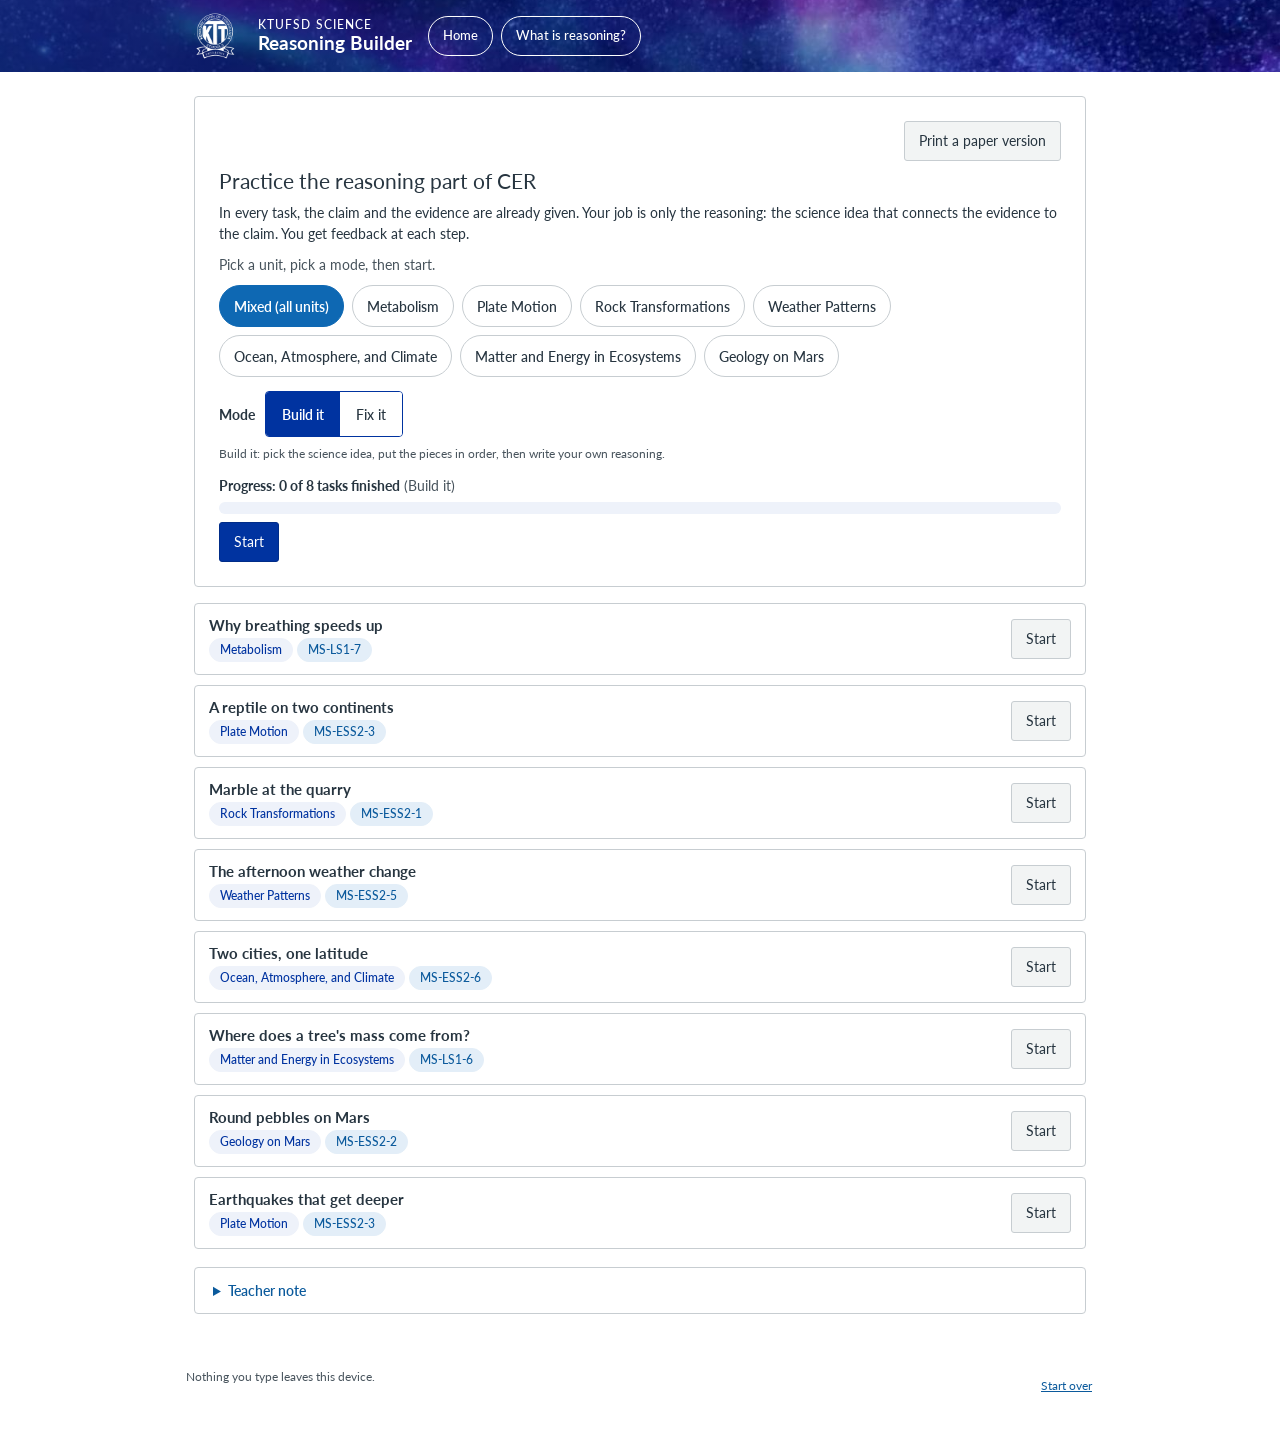
<file: apps/grade-7/reasoning-builder.html>
<!doctype html>
<html lang="en">
<head><meta name="robots" content="noindex"><!--fs-scaled-->
<meta charset="utf-8">
<meta name="viewport" content="width=device-width, initial-scale=1">
<title>Reasoning Builder</title>
<link rel="stylesheet" href="https://fonts.googleapis.com/css2?family=Lato:ital,wght@0,400;0,700;1,400&family=Carlito:ital,wght@0,400;0,700;1,400;1,700&display=swap">
<style>
:root{
  --bg:#F5F5F5; --ink:#273540; --muted:#58526A; --mast:#0033A0; --lav:#0E68B3; --lav-deep:#0033A0; --lav-soft:#EEF2FA;
  --blue:#0E68B3; --blue-ink:#0B5A9C; --blue-soft:#E3EEF8; --line:#C7CDD1; --sand:#EFE6D6; --sand-line:#B9A987;
  --ok:#1F6B45; --ok-soft:#DCEFE3; --warn-soft:#FBEFD5; --warn-ink:#7A4B00;
  --font:"Lato","Lato Extended","Helvetica Neue",Helvetica,Arial,sans-serif;
}
*{box-sizing:border-box}
html{-webkit-text-size-adjust:100%}
body{margin:0;background:var(--bg);color:var(--ink);font-family:var(--font);font-size:14px;line-height:1.55;overflow-x:hidden}
button,input,textarea,select{font:inherit;color:inherit}
:focus-visible{outline:3px solid var(--blue-ink);outline-offset:2px}
.mast{background:var(--mast);color:#fff}
.mast .in{max-width:940px;margin:0 auto;padding:14px 16px;display:flex;flex-wrap:wrap;gap:10px 16px;align-items:center;justify-content:space-between}
.brand{display:flex;flex-direction:column;line-height:1.15}
.brand small{font-size:12px;letter-spacing:.09em;text-transform:uppercase;color:#FFFFFF;font-weight:500}
.brand b{font-size:19px;font-weight:700}
.mnav{display:flex;gap:8px;flex-wrap:wrap}
.mbtn{background:transparent;border:1.5px solid #FFFFFF;color:#fff;border-radius:999px;padding:7px 14px;cursor:pointer;font-weight:500;font-size:13px;min-height:40px}
.mbtn:hover{background:rgba(255,255,255,.14)}
main{max-width:940px;margin:0 auto;padding:20px 16px 40px}
h1,h2,h3{line-height:1.2;margin:0 0 8px}
h2{font-size:19px} h3{font-size:16px}
p{margin:0 0 10px}
.card{background:#fff;border:1px solid var(--line);border-radius:4px;padding:18px 20px;margin-bottom:16px}
.muted{color:var(--muted)}
.row{display:flex;flex-wrap:wrap;gap:10px;align-items:center}
.btn{background:var(--lav-deep);color:#fff;border:2px solid var(--lav-deep);border-radius:4px;padding:10px 18px;cursor:pointer;font-weight:600;min-height:44px}
.btn:hover{background:#3d3269}
.btn.ghost{background:#fff;color:var(--lav-deep)}
.btn.ghost:hover{background:var(--lav-soft)}
.btn[disabled]{opacity:.5;cursor:not-allowed}
.chip{display:inline-block;border-radius:999px;padding:2px 10px;font-size:12px;font-weight:500;border:1px solid var(--line);background:#fff;white-space:nowrap}
.chip.unit{background:var(--lav-soft);border-color:var(--lav-soft);color:var(--lav-deep)}
.chip.pe{background:var(--blue-soft);border-color:var(--blue-soft);color:var(--blue-ink)}
.chip.done{background:var(--ok-soft);border-color:var(--ok-soft);color:var(--ok)}
.ic{width:18px;height:18px;vertical-align:-3px;flex:0 0 auto}
/* home */
.units{display:flex;flex-wrap:wrap;gap:8px;margin:8px 0 14px}
.unitbtn{border:1.5px solid var(--line);background:#fff;border-radius:999px;padding:8px 14px;cursor:pointer;font-weight:500;min-height:42px}
.unitbtn[aria-pressed="true"]{background:var(--lav);border-color:var(--lav);color:#fff;font-weight:600}
.seg{display:inline-flex;border:1.5px solid var(--lav-deep);border-radius:4px;overflow:hidden}
.seg button{border:0;background:#fff;padding:9px 16px;cursor:pointer;font-weight:500;min-height:44px}
.seg button[aria-pressed="true"]{background:var(--lav-deep);color:#fff;font-weight:600}
.prog{height:12px;border-radius:999px;background:var(--lav-soft);overflow:hidden;margin:6px 0}
.prog span{display:block;height:100%;background:var(--lav-deep)}
.tlist{list-style:none;margin:0;padding:0;display:grid;gap:10px}
.trow{display:flex;flex-wrap:wrap;gap:10px;justify-content:space-between;align-items:center;border:1px solid var(--line);border-radius:4px;padding:12px 14px;background:#fff}
.trow h3{margin:0 0 4px;font-size:15px}
details.tnote{margin-top:18px;background:#fff;border:1px solid var(--line);border-radius:4px;padding:12px 18px}
details.tnote summary{cursor:pointer;font-weight:600;color:var(--blue-ink)}
/* task */
.setup .label{font-size:12px;font-weight:600;letter-spacing:.06em;text-transform:uppercase;color:var(--lav-deep);margin:12px 0 2px}
.given{border-left:5px solid var(--blue);background:var(--blue-soft);border-radius:0 4px 4px 0;padding:10px 14px;margin:6px 0}
.given.claim{border-left-color:var(--lav);background:var(--lav-soft)}
.given ul{margin:4px 0 0;padding-left:20px}
table.data{border-collapse:collapse;width:100%;font-size:13px;margin:8px 0}
table.data caption{text-align:left;font-weight:600;padding-bottom:6px}
table.data th,table.data td{border:1px solid #8a84a0;padding:6px 10px;text-align:left}
table.data thead th{background:var(--lav-soft)}
.tablewrap{overflow-x:auto}
.chartwrap{margin:8px 0}
.chartwrap svg{width:100%;height:auto;max-width:620px;display:block;background:#fff;border:1px solid var(--line);border-radius:4px}
.steps{display:flex;gap:8px;list-style:none;margin:0 0 14px;padding:0;flex-wrap:wrap}
.steps li{flex:1 1 150px;border:1.5px solid var(--line);border-radius:4px;padding:8px 12px;background:#fff;font-weight:500;font-size:13px;display:flex;gap:8px;align-items:center}
.steps li .n{display:inline-grid;place-items:center;width:26px;height:26px;border-radius:50%;background:var(--lav-soft);font-weight:700;font-size:12px;flex:0 0 auto}
.steps li[aria-current="step"]{border-color:var(--lav-deep);background:var(--lav-soft)}
.steps li[aria-current="step"] .n{background:var(--lav-deep);color:#fff}
.steps li.done .n{background:var(--ok);color:#fff}
.choices{display:grid;gap:10px;margin:10px 0}
.choice{display:flex;gap:12px;text-align:left;width:100%;border:2px solid var(--line);background:#fff;border-radius:4px;padding:12px 14px;cursor:pointer;min-height:56px;align-items:flex-start}
.choice:hover{border-color:var(--lav)}
.choice .k{display:inline-grid;place-items:center;width:28px;height:28px;border-radius:50%;background:var(--lav-soft);font-weight:700;flex:0 0 auto}
.choice.tried{border-style:dashed;border-color:#8a84a0}
.choice.right{border-color:var(--ok);background:var(--ok-soft)}
.choice .st{display:block;font-size:12px;font-weight:600;margin-top:4px}
.fb{border-radius:4px;padding:12px 16px;margin:10px 0;border:2px solid var(--line);background:#fff}
.fb.good{border-color:var(--ok);background:var(--ok-soft)}
.fb.try{border-color:var(--warn-ink);background:var(--warn-soft)}
.fb:focus{outline:3px solid var(--blue-ink)}
.fb b.h{display:flex;gap:8px;align-items:center;margin-bottom:4px}
.pieces{list-style:none;margin:10px 0;padding:0;display:grid;gap:8px}
.piece{display:grid;grid-template-columns:34px 1fr auto;gap:10px;align-items:center;background:#fff;border:2px solid var(--line);border-radius:4px;padding:10px 12px}
.piece.locked{border-color:var(--ok);background:var(--ok-soft)}
.piece .pos{display:grid;place-items:center;width:30px;height:30px;border-radius:50%;background:var(--lav-deep);color:#fff;font-weight:700}
.mv{display:flex;gap:6px}
.mv button{border:1.5px solid var(--lav-deep);background:#fff;border-radius:4px;min-width:44px;min-height:44px;cursor:pointer;font-weight:600;color:var(--lav-deep);padding:0 10px}
.mv button:hover:not([disabled]){background:var(--lav-soft)}
.mv button[disabled]{opacity:.35;cursor:not-allowed}
.rolechip{display:block;font-size:12px;font-weight:600;color:var(--ok)}
textarea.write{width:100%;min-height:150px;background:#fff;border:2px solid #000;border-radius:4px;padding:12px;font-size:15px;line-height:1.55;resize:vertical}
.starters{background:var(--sand);border:1px solid var(--sand-line);border-radius:4px;padding:10px 14px;margin:8px 0}
.starters ul{margin:4px 0 0;padding-left:20px}
.crit{list-style:none;padding:0;margin:10px 0;display:grid;gap:8px}
.crit li{display:grid;grid-template-columns:22px 1fr;gap:10px;border:1px solid var(--line);border-radius:4px;padding:10px 12px;background:#fff}
.crit li.met{border-color:var(--ok);background:var(--ok-soft)}
.crit li.notyet{border-color:var(--warn-ink);background:var(--warn-soft)}
.crit .lab{font-weight:600}
.band{border-radius:4px;padding:10px 14px;margin:8px 0;border:2px solid}
.band .t{display:block;font-size:12px;font-weight:700;letter-spacing:.05em;text-transform:uppercase;margin-bottom:2px}
.band.e{background:var(--blue-soft);border-color:var(--blue)}
.band.i{background:var(--lav-soft);border-color:var(--lav)}
.band.l{background:var(--sand);border-color:var(--sand-line)}
.selfchk{list-style:none;padding:0;margin:8px 0}
.selfchk li{margin:6px 0}
.selfchk label{display:flex;gap:10px;align-items:flex-start;cursor:pointer;min-height:36px}
.selfchk input{width:22px;height:22px;accent-color:var(--lav-deep);flex:0 0 auto;margin-top:2px}
.weak{background:var(--warn-soft);border:2px solid var(--warn-ink);border-radius:4px;padding:12px 16px;margin:8px 0;font-size:15px}
.note{font-size:12px;color:var(--muted)}
.limit{font-size:12px;border:1px dashed #8a84a0;border-radius:4px;padding:8px 12px;background:#fff;margin:8px 0}
.explain{border:2px solid var(--lav-deep)}
footer{max-width:940px;margin:0 auto;padding:6px 16px 28px;color:var(--muted);font-size:12px;display:flex;flex-wrap:wrap;gap:8px 20px;justify-content:space-between}
.linkbtn{background:none;border:0;color:var(--blue-ink);text-decoration:underline;cursor:pointer;padding:6px 2px;min-height:36px}
@media (max-width:560px){ .piece{grid-template-columns:30px 1fr} .piece .mv{grid-column:1 / -1} .card{padding:14px} }
@media print{ .mast,.mnav,footer,.btn{display:none} body{background:#fff} }
</style>
<style id="paper-css">
/* ===== Paper version (printable worksheet) ===== */
@page{size:letter;margin:0.35in 0.5in 0.5in 0.5in;
  @bottom-left{content:"";border-top:1px solid #E3DACB;margin:0 0 0 0}
  @bottom-right{content:"";border-top:1px solid #E3DACB}
  @bottom-center{content:counter(page);font-family:Calibri,Carlito,"Lato",Arial,sans-serif;font-size:9pt;color:#666666;border-top:1px solid #E3DACB;vertical-align:top;padding-top:4px}}
#pmeasure{position:absolute;left:-10000px;top:0;width:7.5in;visibility:hidden}
body.paper-on .paper .sheet.m{padding:0;width:7.5in;max-width:none;margin:0;box-shadow:none}
#paperOpts[hidden]{display:none}
#paperOpts{position:fixed;top:0;right:0;bottom:0;left:0;background:rgba(0,0,0,.45);display:flex;align-items:center;justify-content:center;padding:16px;z-index:50}
#paperOpts .pbox{background:#fff;border:1px solid #8D959F;border-radius:4px;padding:20px 22px;max-width:480px;width:100%;max-height:92vh;overflow:auto}
#paperOpts h2{margin:0 0 10px}
#paperOpts label.pl{display:block;font-weight:700;margin:12px 0 4px}
#paperOpts select{width:100%;font-size:16px;min-height:42px}
#paperOpts .pck{display:flex;gap:10px;align-items:flex-start;margin:10px 0}
#paperOpts .pck input{width:20px;height:20px;margin-top:2px;flex:0 0 auto;accent-color:#0033A0}
#paperOpts .row{margin-top:16px}
#paperOpts a.btn{display:inline-block;text-decoration:none;text-align:center}
#paperOpts [hidden]{display:none !important}
#paperOpts .pdocs{margin-top:4px}
#paperOpts .pdocs .row{margin-top:10px}
body.paper-on .paper .paper-bar a.btn{display:inline-block;text-decoration:none}
body.paper-on{background:#d9dbdd}
body.paper-on .mast,body.paper-on main,body.paper-on footer,body.paper-on #paperOpts{display:none}
body.paper-on #paper{display:block;padding:12px 8px 28px}
body.paper-on .paper{font-family:Calibri,Carlito,"Lato",Arial,sans-serif;font-size:10.5pt;line-height:1.25;color:#1A160D}
body.paper-on .paper,body.paper-on .paper *{-webkit-print-color-adjust:exact;print-color-adjust:exact}
body.paper-on .paper .paper-bar{width:8.5in;max-width:100%;margin:0 auto 4px;display:flex;flex-wrap:wrap;gap:10px;align-items:center;justify-content:space-between;font-family:"Lato",Arial,sans-serif;font-size:15px}
body.paper-on .paper .sheet{background:#fff;color:#1A160D;width:8.5in;max-width:100%;margin:14px auto;padding:0.35in 0.5in;box-shadow:0 1px 6px rgba(0,0,0,.35)}
body.paper-on .paper .sheet{line-height:var(--lh,1.25)}
body.paper-on .paper .hbar{background:#6B9BCC;color:#fff;padding:3px 10px;margin:0 0 2px;border:0}
body.paper-on .paper .chips{display:flex;margin:0 0 6px}
body.paper-on .paper .chip9{flex:1 1 0;min-width:0;background:#E4DFEF;text-align:center;padding:3px 6px;border:0;border-left:2px solid #fff;font-size:9pt;line-height:1.2}
body.paper-on .paper .chip9:first-child{border-left:0}
body.paper-on .paper .chip9 .cl{font-weight:700;color:#7B6BAF;display:block}
body.paper-on .paper .chip9 .cv{font-weight:700;color:#1A160D;display:block;margin-top:1px}
body.paper-on .paper .hbar .l1{font-size:14pt;font-weight:700;line-height:1.25;color:#fff}
body.paper-on .paper .hbar .l2{font-size:10pt;font-weight:400;line-height:1.3;white-space:pre-wrap;color:#fff}
body.paper-on .paper h2{font-size:13pt;font-weight:700;line-height:1.25;margin:0 0 4px;padding-bottom:2px;color:#6B9BCC;border-bottom:1px solid #6B9BCC;letter-spacing:0}
body.paper-on .paper h3{font-size:11.5pt;font-weight:700;line-height:1.25;margin:0 0 3pt;color:#7B6BAF;letter-spacing:0}
body.paper-on .paper h3.kt{font-size:13pt;color:#6B9BCC;border-bottom:1px solid #6B9BCC;padding-bottom:2px;margin:6px 0 4px}
body.paper-on .paper p{margin:0 0 5pt}
.paper .nameline{margin:0 0 7pt;white-space:pre-wrap}
.paper .nameline.small{font-size:10.5pt;text-align:right}
.paper .dir{font-size:10.5pt;margin:0 0 6pt}
.paper .remind{background:#E4DFEF;border:1px solid #7B6BAF;border-left:3px solid #7B6BAF;padding:5pt 8pt;margin:0 0 8px;font-size:10.5pt;line-height:1.3}
.paper .remind b.t{display:block;font-size:11.5pt;margin-bottom:1pt;color:#7B6BAF}
.paper .remind div{margin:0}
.paper .unitline{font-size:10pt;font-weight:400;margin:0 0 0 6pt;white-space:nowrap;color:#1A160D}
.paper .lb{font-weight:700;color:#7B6BAF}
.paper .lbl{font-size:11.5pt;font-weight:700;margin:6pt 0 2pt;color:#7B6BAF}
.paper .ro .lbl{margin-top:0}
.paper .blk{break-inside:avoid;page-break-inside:avoid;margin:0 0 6px;position:relative}
.paper .blk.p1{margin-bottom:var(--g1,6px)}
.paper .blk.p2{margin-bottom:var(--g2,6px)}
.paper .blk.pb::before{content:"";position:absolute;left:0;right:0;top:-5px;border-top:1px dashed #999}
.paper .ro{background:#E4DFEF;border:1px solid #7B6BAF;border-left:3px solid #7B6BAF;padding:4pt 8pt;margin:0 0 4pt}
.paper .ro ul{margin:0;padding-left:16pt}
.paper .ro li{margin:1pt 0}
.paper table.data{border-collapse:collapse;width:100%;font-size:10pt;margin:3pt 0;table-layout:auto}
.paper table.data caption{text-align:left;font-weight:700;padding-bottom:3pt;font-size:10pt;color:#1A160D}
.paper table.data th,.paper table.data td{border:1px solid #CCCCCC;padding:var(--tp,4px) 5pt;text-align:left;color:#1A160D;background:#fff;line-height:1.3}
.paper table.data thead th{background:#D6E5F2;color:#6B9BCC;font-weight:700}
.paper table.data tbody th{background:#D6E5F2;color:#1A160D;font-weight:700}
.paper .tablewrap{overflow:visible}
.paper .note{font-size:10pt;color:#000;margin:2pt 0}
.paper .chartwrap{margin:4pt 0}
.paper .chartwrap svg{width:auto;max-width:100%;height:var(--ch,173px);overflow:visible;display:block;background:#fff;border:0;border-radius:0}
.paper h3.st,body.paper-on .paper h3.st{display:inline;margin:0 6pt 0 0}
.paper h3.st + .dirs{display:inline}
.paper .ce{display:flex;gap:10pt;align-items:stretch}
.paper .cecol{flex:1 1 0;min-width:0;margin:0;padding-top:var(--cp,5px);padding-bottom:var(--cp,5px)}
.paper .dirs{font-size:10.5pt;margin:0 0 4pt}
.paper .dirs b{font-weight:400}
.paper .opt{display:flex;gap:8pt;align-items:flex-start;margin:0 0 var(--og,3px);break-inside:avoid;page-break-inside:avoid}
.paper .opt .lt{flex:0 0 18pt;font-weight:700}
.paper .pc{display:flex;gap:8pt;align-items:center;margin:0 0 3pt;break-inside:avoid;page-break-inside:avoid}
.paper .numbox{flex:0 0 var(--nb,0.38in);width:var(--nb,0.38in);height:var(--nb,0.38in);border:1px solid #000;background:#fff}
.paper .wbox{border:1px solid #000;background:#fff;height:2in;margin:3pt 0 5pt}
.paper .wbox.short{height:1.7in}
.paper .chk{list-style:none;margin:2pt 0 0;padding:0;font-size:10pt;column-count:2;column-gap:14pt}
.paper .chk li{display:flex;gap:7pt;align-items:flex-start;margin:0 0 2pt;break-inside:avoid;page-break-inside:avoid}
.paper .tick{flex:0 0 0.15in;width:0.15in;height:0.15in;border:1px solid #000;background:#fff;margin-top:2pt}
.paper .weakbox{background:#E4DFEF;border:1px solid #7B6BAF;border-left:3px solid #7B6BAF;padding:5pt 8pt;margin:0 0 8pt}
.paper .weakbox .lbl{margin-top:0}
.paper .key{font-size:10.5pt;line-height:1.3}
.paper .key ol,.paper .key li{font-size:10pt}
.paper .keyitem{padding:0 0 3pt;margin:0 0 8px}
.paper .keyitem p,.paper .keyitem li{break-inside:avoid;page-break-inside:avoid;orphans:2;widows:2}
.paper .keyitem h3.kt{break-after:avoid;page-break-after:avoid}
.paper .keyitem p{margin:0 0 2pt}
.paper .keyitem ol{margin:1pt 0 2pt;padding-left:18pt}
.paper .keyitem li{margin:0}
@media (max-width:700px){body.paper-on .paper .sheet{padding:0.25in}}
@media print{
  body.paper-on{background:#fff !important}
  body.paper-on #paper{padding:0}
  body.paper-on .paper .paper-bar{display:none}
  body.paper-on .paper .sheet{box-shadow:none;margin:0;padding:0;width:auto;max-width:none;break-before:page;page-break-before:always}
  body.paper-on .paper .blk.pb{break-before:page;page-break-before:always}
  body.paper-on .paper .blk.pb::before{display:none}
  #pmeasure{display:none}
  body.paper-on .paper .sheet.first{break-before:auto;page-break-before:auto}
}
</style>
<style id="canvas-theme">
/* KTUFSD Canvas look. Values read from ktufsd.instructure.com on 2026-11-14.
   Screen body text is 14px (Canvas uses 16px; Mary Beth asked for smaller). Paper views set their own 12pt. */
:root{--bg:#FFFFFF;--ink:#273540;--muted:#47535C;--mast:#0033A0;--lav:#0E68B3;--lav-deep:#0033A0;--lav-soft:#EEF2FA;--blue:#0E68B3;--blue-ink:#0B5A9C;--blue-soft:#E3EEF8;--line:#C7CDD1;--white:#fff;--card:#fff;
--font:"Lato","Lato Extended","Helvetica Neue",Helvetica,Arial,sans-serif}
html{font-size:87.5%}
body{font-family:var(--font);font-size:14px;line-height:1.5;color:#273540;background:#fff}
a{color:#0E68B3}
h1,h2,h3,h4{color:#273540;letter-spacing:0}
h2,.card h2{font-size:1.5rem;font-weight:400;line-height:1.3;color:#273540}
h3,.card h3{font-size:1.125rem;font-weight:700;color:#273540}
.mast{background-color:#0033A0;background-image:linear-gradient(90deg,rgba(0,24,90,.62),rgba(0,24,90,.18)),url([data-uri]);background-size:cover;background-position:center;color:#fff}
.mast .in{min-height:72px;padding:12px 24px;justify-content:flex-start;gap:8px 16px}
.mast .in::before{content:"";flex:0 0 48px;width:48px;height:48px;background:url([data-uri]) center/contain no-repeat}
.mast h1{font-size:1.5rem;font-weight:700;letter-spacing:0;line-height:1.2;margin:0;margin-right:auto;color:#fff;text-shadow:0 1px 3px rgba(0,0,40,.6)}
.mast .org{font-size:.75rem;font-weight:700;letter-spacing:.2em;text-transform:uppercase;color:#fff;text-shadow:0 1px 3px rgba(0,0,40,.6)}
.wrap,main{padding:24px 24px 48px}
.card{border:1px solid #C7CDD1;border-radius:4px;padding:24px;box-shadow:none}
.btn{background:#0033A0;color:#fff;border:1px solid #002C88;border-radius:3px;padding:8px 14px;font-size:1rem;font-weight:400;line-height:22px;min-height:40px}
.btn:hover{background:#002C88}
.btn.sec,.btn.ghost,.btn.alt{background:#F2F4F4;color:#273540;border:1px solid #C7CDD1}
.btn.sec:hover,.btn.ghost:hover,.btn.alt:hover{background:#E8EAEC}
textarea,input[type=text],input[type=date],input[type=number],select{border:1px solid #8D959F;border-radius:3px;padding:8px;background:#fff;color:#273540}
th{font-weight:700}
:focus-visible{outline:2px solid #0E68B3;outline-offset:2px}
@media (max-width:768px){.wrap,main{padding:16px 12px 40px}.card{padding:16px}.mast .in{padding:10px 12px;min-height:60px}.mast .in::before{flex-basis:38px;width:38px;height:38px}.mast h1{font-size:1.25rem}.mast .org{display:none}}
/* Anything printed follows the burple skill: Calibri, 6-8 band sizes, page-number footer. Paper views (body.paper-on) carry their own burple rules. */
@media print{
.mast{background:#6B9BCC !important;background-image:none !important;color:#fff;position:static;-webkit-print-color-adjust:exact;print-color-adjust:exact}
.mast .in{min-height:0;padding:6px 14px}
.mast .in::before{display:none}
.mast h1{color:#fff !important;font-size:14pt;text-shadow:none;font-family:Calibri,Carlito,"Lato",Arial,sans-serif}
.mast .org{display:inline;color:#fff !important;font-size:10pt;font-weight:400;letter-spacing:0;text-transform:none;text-shadow:none}
body:not(.paper-on){font-family:Calibri,Carlito,"Lato",Arial,sans-serif;color:#1A160D;font-size:10.5pt;line-height:1.35}
body:not(.paper-on) h2,body:not(.paper-on) .card h2{font-size:13pt;font-weight:700;color:#6B9BCC;border-bottom:1.5px solid #6B9BCC;padding-bottom:2px}
body:not(.paper-on) h3,body:not(.paper-on) .card h3{font-size:11pt;font-weight:700;color:#7B6BAF}
body:not(.paper-on) th{background:#D6E5F2 !important;color:#6B9BCC;font-size:10pt;-webkit-print-color-adjust:exact;print-color-adjust:exact}
body:not(.paper-on) th,body:not(.paper-on) td{border-color:#CCCCCC}
body:not(.paper-on) a{color:#1A160D}
}
</style>
</head>
<body>
<script id="student-copy">/* Public student copy: the teacher answer key is not offered here. Teachers get it from the science hub. */
(function(){function fixHash(){if(/^#paper-key/.test(location.hash)){try{history.replaceState(null,'',location.pathname+location.search+location.hash.replace('#paper-key','#paper'))}catch(e){location.hash=location.hash.replace('#paper-key','#paper')}}}
fixHash();window.addEventListener('hashchange',fixHash,true);
function hide(){var els=document.querySelectorAll('label,a,button');for(var i=0;i<els.length;i++){var e=els[i];if(/answer key/i.test(e.textContent||'')&&e.textContent.length<120){var c=e.querySelector&&e.querySelector('input[type=checkbox]');if(c)c.checked=false;e.style.display='none';if(e.htmlFor){var t=document.getElementById(e.htmlFor);if(t){t.checked=false;t.style.display='none'}}}}
var ks=document.querySelectorAll('input[type=checkbox][id*="Key"],input[type=checkbox][id*="key"]');for(var j=0;j<ks.length;j++){ks[j].checked=false;ks[j].style.display='none'}}
new MutationObserver(hide).observe(document.documentElement,{childList:true,subtree:true});document.addEventListener('DOMContentLoaded',hide)})();</script>
<script id="paper-docs">window.PAPER_DOCS={"student": {"all": "https://docs.google.com/document/d/16OGuNQeHED4nDptiSmTWM5Lpdbz83WyRzgB7Ozylp-I/edit"}, "key": {}};</script>
<header class="mast"><div class="in">
  <div class="brand"><small>KTUFSD Science</small><b>Reasoning Builder</b></div>
  <nav class="mnav" aria-label="App">
    <button class="mbtn" data-act="home">Home</button>
    <button class="mbtn" data-act="explain" aria-expanded="false" id="explainBtn">What is reasoning?</button>
  </nav>
</div></header>
<main id="app" aria-live="off"></main>
<footer><span>Nothing you type leaves this device.</span><button class="linkbtn" data-act="reset">Start over</button></footer>
<div id="paperOpts" hidden></div>
<div id="paper" class="paper" hidden></div>

<script id="data">
/* ===== DATA AND CHECKER (pure, tested in node) ===== */
var TASKS = [
{
 id:"meta1", unit:"Metabolism", pe:"MS-LS1-7", title:"Why breathing speeds up",
 phenomenon:"After a hard sprint, a student breathes fast and feels hot. Scientists measured her body at rest, while jogging, and while sprinting. (Scenario data.)",
 table:{caption:"Whole body measurements per minute", head:["Activity","Oxygen used (mL)","Carbon dioxide released (mL)","Breaths"],
  rows:[["Resting","250","200","14"],["Jogging","1,500","1,300","30"],["Sprinting","3,000","2,700","45"]]},
 question:"Why does the body use so much more oxygen during exercise?",
 claim:"During exercise, muscle cells release energy from food faster than they do at rest.",
 evidence:["Oxygen used rose from 250 mL per minute at rest to 3,000 mL per minute while sprinting.","Carbon dioxide released rose from 200 mL to 2,700 mL per minute."],
 choices:[
  {t:"Muscles are made of cells with proteins that let them squeeze and pull on bones.",ok:false,fb:"That is true, but it does not connect to the data. Nothing in it explains why oxygen use and carbon dioxide release go up together."},
  {t:"Oxygen use and carbon dioxide release both go up when a person exercises.",ok:false,fb:"This only restates the evidence. A bridge has to explain why the data look this way, not say them again."},
  {t:"In cellular respiration, cells use oxygen to break down food molecules such as glucose into carbon dioxide and water, and this releases energy.",ok:true,fb:"Yes. This idea links both measurements to the claim. Oxygen goes in, carbon dioxide comes out, and energy is released from food. More of both means faster energy release."},
  {t:"Breathing faster pumps extra oxygen into the muscles, where it is stored as energy.",ok:false,fb:"This is a common misconception. Oxygen is not energy and it is not stored as energy. Cells use oxygen to release energy from food molecules."}
 ],
 pieces:[
  {role:"evidence",t:"The body used 250 mL of oxygen per minute at rest and 3,000 mL per minute while sprinting, and it released more carbon dioxide too."},
  {role:"idea",t:"In cellular respiration, cells use oxygen to break down food molecules such as glucose, which releases energy and makes carbon dioxide."},
  {role:"link",t:"More oxygen used and more carbon dioxide made means food molecules are being broken down at a faster rate."},
  {role:"claim",t:"So muscle cells release energy from food faster during exercise than at rest."}
 ], start:[2,0,3,1],
 fix:{weak:"The oxygen went from 250 to 3,000 and the carbon dioxide went from 200 to 2,700. This shows that muscle cells release energy faster.",
  choices:[
   {t:"It leaves out numbers from the data.",ok:false,fb:"Look again. It does include numbers: 250, 3,000, 200, and 2,700. The numbers are fine."},
   {t:"It repeats the data and the claim but never names the science idea that connects them.",ok:true,fb:"Right. It jumps from the numbers straight to the claim. The missing piece is the idea: cells use oxygen to break down food and release energy."},
   {t:"It disagrees with the claim.",ok:false,fb:"It does not. It says muscle cells release energy faster, which matches the claim. The problem is how it gets there."},
   {t:"It is too short, so it cannot be right.",ok:false,fb:"Length is not the problem. A short answer can be strong if it has the science idea and the link. This one has neither."}],
  goal:"Rewrite it so it names the science idea and explains how the oxygen and carbon dioxide data support the claim."},
 rubric:{
  ideaGroups:["respirat|break|rearrang|react|burn|convert","food|glucose|sugar|nutrient|molecule","oxygen","energy"],
  ev:["oxygen","carbon dioxide|co2","breath","sprint|jog|exercis"], nums:["250","3000","2700","200","1500","1300"], evNeed:2,
  claim:"faster|more energy|quick|rate|exercis|sprint|active|working|releas",
  ideaHint:"Name the science idea. What do cells do with oxygen and food molecules, and what does that process release?",
  evHint:"Use the data. Mention the oxygen used or the carbon dioxide released, with a number if you can.",
  linkHint:"Link it. Use because, so, or this shows, and mention both the oxygen and carbon dioxide data and the claim about energy being released faster.",
  misc:[
   {re:"oxygen (is|becomes|turns into|gives|provides) (the )?energy|oxygen is stored|stor(e|es|ed|ing) (the )?oxygen",hint:"Oxygen is not energy. Energy is released when cells break down food molecules, and oxygen is needed for that reaction."},
   {re:"(make|makes|made|create|creates|created|produce|produces|produced) (the )?energy",hint:"Energy is not made. Cellular respiration releases energy that was stored in food molecules."}]},
 model:{evidence:"The body used 250 mL of oxygen per minute at rest but 3,000 mL per minute while sprinting, and carbon dioxide release rose from 200 mL to 2,700 mL.",
  idea:"In cellular respiration, cells use oxygen to break down food molecules such as glucose into carbon dioxide and water, and that releases energy.",
  link:"Because both the oxygen used and the carbon dioxide released went up so much, food molecules must be broken down faster in exercising muscles, so they release energy faster."},
 starters:["The data show that ...","Scientists know that cells use oxygen to ...","This idea explains the data because ...","So the claim is true because ..."]
},
{
 id:"plate1", unit:"Plate Motion", pe:"MS-ESS2-3", title:"A reptile on two continents",
 phenomenon:"Fossils of Mesosaurus, a small reptile, have been found in Brazil and in South Africa. Today about 6,000 km of salt water lies between those two places. (Scenario summary.)",
 table:{caption:"Mesosaurus fossil sites", head:["Site","Continent","Rock age","Fossils found"],
  rows:[["A","South America (Brazil)","About 280 million years","Mesosaurus, same species"],["B","Africa (South Africa)","About 280 million years","Mesosaurus, same species"]],
  note:"Mesosaurus lived in fresh water. Its body could not survive in salt water. It was about 1 meter long."},
 question:"How can the same freshwater reptile be fossilized on two continents that are now far apart?",
 claim:"South America and Africa were once joined, and they have moved apart.",
 evidence:["The same species of Mesosaurus, from rock of the same age, is found in both places.","Mesosaurus could not live in salt water, but 6,000 km of salt water separates the sites today."],
 choices:[
  {t:"Fossils form when the remains of living things are buried in sediment and the sediment hardens into rock.",ok:false,fb:"True, but it only explains how fossils form. It says nothing about why the same species is on two continents."},
  {t:"Continents sit on tectonic plates that move slowly over millions of years, so land that is far apart now can once have been connected.",ok:true,fb:"Yes. Moving plates carry continents. If the continents were once joined, one freshwater habitat could have stretched across both."},
  {t:"The continents have stayed in place, and Mesosaurus swam across the Atlantic Ocean.",ok:false,fb:"This is a misconception that the evidence rules out. Mesosaurus lived in fresh water and could not survive 6,000 km of salt water."},
  {t:"Mesosaurus fossils were found in both Brazil and South Africa.",ok:false,fb:"This only restates the evidence. It does not give a science idea that explains why the fossils are in both places."}
 ],
 pieces:[
  {role:"evidence",t:"The same freshwater reptile, from rock of the same age, is fossilized in Brazil and in South Africa, with 6,000 km of salt water between them now."},
  {role:"idea",t:"Tectonic plates move slowly, carrying the continents with them, so continents can drift apart or come together over millions of years."},
  {role:"claim",t:"So South America and Africa were once joined, which let the reptile live across both, and they have since moved apart."}
 ], start:[1,2,0],
 fix:{weak:"Plates move over time. Mesosaurus fossils are in Brazil and South Africa.",
  choices:[
   {t:"It names a science idea and gives data, but it never connects them to the claim.",ok:true,fb:"Right. Both parts are on the page, but nothing says how plate movement makes the fossil evidence fit the claim. There is no because or so."},
   {t:"The science idea is wrong because plates do not move.",ok:false,fb:"Plates do move, slowly. The idea is fine. What is missing is the link to the data."},
   {t:"It uses too many numbers.",ok:false,fb:"It uses no numbers at all. Adding data such as the 6,000 km of salt water would help."},
   {t:"It does not mention the claim and does not need to.",ok:false,fb:"Good reasoning always ends by tying back to the claim. Here, say what the plate idea means for South America and Africa."}],
  goal:"Rewrite it so the plate idea and the fossil evidence are connected, and end by supporting the claim."},
 rubric:{
  ideaGroups:["plate|tectonic|continental drift|pangaea|continents? (is|are|was|were|have|had)? ?(move|moving|moved|drift|drifted|shift|shifted)","mov|drift|shift|slow|apart|spread|split|join|connect|together"],
  ev:["mesosaurus","fossil","fresh ?water","salt|ocean|atlantic","same (species|reptile|age)","brazil|south america","africa"], nums:["280","6000"], evNeed:2,
  claim:"join|connect|together|one (land|continent)|supercontinent|pangaea|apart|once|used to",
  ideaHint:"Name the science idea. What do tectonic plates do, and what does that mean for where continents are over millions of years?",
  evHint:"Use the evidence. Mention the Mesosaurus fossils, the rock age, or the salt water between the continents.",
  linkHint:"Link it. Use because, so, or this shows, and connect the fossils to the idea that the continents were once joined.",
  misc:[{re:"(swam|swim|swum|swims|swimming) (across|over)|crossed the (ocean|atlantic)|walked across",hint:"Mesosaurus lived in fresh water, so it could not cross 6,000 km of salt water. Use that fact to rule out swimming and support the claim."}]},
 model:{evidence:"The same freshwater reptile, in rock of the same age, is fossilized in both Brazil and South Africa, even though 6,000 km of salt water now separates them.",
  idea:"Tectonic plates move slowly and carry continents with them, so continents that are far apart now can once have been connected.",
  link:"Because Mesosaurus could not cross salt water, the best explanation is that the two continents were joined when it lived, so they must have moved apart since."},
 starters:["The evidence shows ...","Tectonic plates ...","This explains the fossils because ...","So the claim is true because ..."]
},
{
 id:"rock1", unit:"Rock Transformations", pe:"MS-ESS2-1", title:"Marble at the quarry",
 phenomenon:"A quarry has two kinds of rock. Limestone is found 5 km from a large body of cooled magma. Marble touches the edge of that same magma body. (Scenario data.)",
 table:{caption:"Comparing the two rocks", head:["Property","Limestone","Marble"],
  rows:[["Location","5 km from the magma body","Touching the edge of the magma body"],["Fossil shells","Many","None visible"],["Texture","Tiny grains pressed together","Large interlocking crystals"],["Fizzes with acid","Yes","Yes"],["Main mineral","Calcite","Calcite"]]},
 question:"How did the marble form?",
 claim:"The marble formed from limestone that was changed by heat.",
 evidence:["Both rocks are mostly calcite and both fizz with acid.","The marble touches the magma and has large crystals and no fossils. The limestone has fossils and tiny grains."],
 choices:[
  {t:"Marble has large crystals and no fossils, and limestone has fossil shells and tiny grains.",ok:false,fb:"This is a good description of the evidence, but it only restates it. A bridge needs an idea that explains why heat would cause these changes."},
  {t:"Sedimentary rocks form when bits of sediment are pressed and cemented together in layers.",ok:false,fb:"True, and it explains how limestone formed. It does not explain how the marble changed from limestone."},
  {t:"Marble formed when limestone melted into magma and then cooled again.",ok:false,fb:"This is a common misconception. If the rock melted and cooled it would be an igneous rock. Marble kept the same mineral, calcite, so it changed while still solid."},
  {t:"Heat and pressure can change a rock into a new rock without melting it. Minerals recrystallize into new textures, so the rock changes but can keep the same minerals.",ok:true,fb:"Yes. This idea (metamorphism) explains why the marble is still calcite but has a new texture and no fossils, right next to a heat source."}
 ],
 pieces:[
  {role:"evidence",t:"Marble and limestone are both mostly calcite, and the marble touches a body of hot magma while the limestone does not."},
  {role:"idea",t:"Heat can change a rock without melting it. Minerals recrystallize into larger interlocking crystals, and features such as fossils are lost."},
  {role:"link",t:"That matches the marble: the same mineral as limestone, but a new texture and no fossils, in the spot next to the heat."},
  {role:"claim",t:"So the marble formed when heat changed limestone into a new type of rock."}
 ], start:[3,1,0,2],
 fix:{weak:"The marble came from limestone because the limestone turned into marble. We know this because the marble used to be limestone.",
  choices:[
   {t:"It gives too much data.",ok:false,fb:"It gives no data at all. Mention what you observed, such as calcite, crystals, fossils, or the magma."},
   {t:"It is circular. It uses the claim as its own reason and never names a science idea.",ok:true,fb:"Right. It says the claim three times in different words. A reason has to be something new: how heat changes a rock without melting it."},
   {t:"It names the wrong rock type.",ok:false,fb:"The rock types are fine. The trouble is that nothing explains how or why limestone turns into marble."},
   {t:"It needs to be much longer to be correct.",ok:false,fb:"Length does not fix it. Replace the repeated claim with evidence and a science idea, then link them."}],
  goal:"Rewrite it with real evidence from the table and the science idea about what heat does to rock, linked to the claim."},
 rubric:{
  ideaGroups:["heat|hot|pressure|temperature|metamorph","chang|transform|recrystal|alter|turn|bak|rearrang"],
  ev:["calcite","fizz|acid|react","fossil","crystal|texture|grain","magma|intrusion","touch|next to|edge|contact|near|close"], nums:[], evNeed:2,
  claim:"limestone|marble",
  ideaHint:"Name the science idea. What can heat and pressure do to a rock without melting it?",
  evHint:"Use the evidence. Mention calcite, the crystals, the missing fossils, or that the marble touches the magma.",
  linkHint:"Link it. Use because, so, or this shows, and connect the changes in the marble to the claim that limestone was changed by heat.",
  misc:[{re:"melt|melted|melting|molten",hint:"The marble formed without melting. If limestone melted and cooled it would be an igneous rock. Heat and pressure changed it while it stayed solid."}]},
 model:{evidence:"The marble and the limestone are both mostly calcite and both fizz with acid, but the marble touches the magma and has large crystals and no fossils.",
  idea:"Heat and pressure can change a rock into a new rock without melting it, because the minerals recrystallize into larger crystals and fossils are lost.",
  link:"Because the marble kept the same mineral as limestone but has a new texture right beside a heat source, it makes sense that heat changed limestone into marble."},
 starters:["The data show ...","Heat and pressure can ...","This explains the marble because ...","So the claim is true because ..."]
},
{
 id:"weather1", unit:"Weather Patterns", pe:"MS-ESS2-5", title:"The afternoon weather change",
 phenomenon:"On a warm morning, a town's weather station recorded a sudden change in the afternoon. The temperature dropped, heavy rain fell, and the wind changed direction. (Scenario data.)",
 table:{caption:"Weather station readings", head:["Time","Temperature (C)","Air pressure (hPa)","Wind from","Sky"],
  rows:[["8:00 am","24","1008","Southwest","Clear"],["10:00 am","24","1006","Southwest","Some clouds"],["12:00 pm","23","1005","Southwest","Thick clouds"],["1:00 pm","18","1007","Northwest","Heavy rain"],["2:00 pm","14","1011","Northwest","Clearing"],["4:00 pm","12","1014","Northwest","Clear"]]},
 chart:{kind:"line",title:"Temperature during the day",xlabel:"Time of day (hour of the day, 24 hour clock)",ylabel:"Temperature (C)",
  xs:[8,10,12,13,14,16],ys:[24,24,23,18,14,12],xmin:8,xmax:16,xticks:[8,10,12,14,16],ymin:10,ymax:26,ystep:4,invert:false},
 question:"What caused the sudden weather change at about 1 pm?",
 claim:"A cold air mass moved into the area around 1 pm and replaced the warm air mass.",
 evidence:["From 12 pm to 4 pm, the temperature fell from 23 C to 12 C and the pressure rose from 1005 to 1014 hPa.","The wind shifted from southwest to northwest, and heavy rain fell at 1 pm."],
 choices:[
  {t:"Rain falling from the clouds cooled the air, and that cooling is what pushed the winds around.",ok:false,fb:"This reverses cause and effect. The rain was a result of the cold air meeting warm air, not the cause of the change."},
  {t:"Weather is the condition of the atmosphere at one time and place, and climate is the pattern over many years.",ok:false,fb:"True, but it does not explain these readings. It does not tell us why the temperature, wind, and rain changed together."},
  {t:"Between 12 pm and 4 pm the temperature fell from 23 to 12 degrees and the wind changed direction.",ok:false,fb:"This restates the evidence. It does not give the science idea that explains why those changes happen together."},
  {t:"When a cold air mass meets a warm air mass, the denser cold air pushes under the warm air and lifts it. That brings clouds and rain at the front, then cooler air behind it.",ok:true,fb:"Yes. This idea explains every piece of evidence: the rain at the front, the drop in temperature, and the new wind direction as the cold air mass moves in."}
 ],
 pieces:[
  {role:"evidence",t:"From 12 pm to 4 pm the temperature fell from 23 C to 12 C, the pressure rose, the wind shifted from southwest to northwest, and heavy rain fell at 1 pm."},
  {role:"idea",t:"When a cold air mass meets a warm air mass, the denser cold air moves in under the warm air and lifts it, which causes clouds and rain."},
  {role:"link",t:"The rain at 1 pm, followed by cooler air, higher pressure, and a new wind direction, is what we expect when the front passes the station."},
  {role:"claim",t:"So a cold air mass moved into the area around 1 pm and replaced the warm air."}
 ], start:[1,3,2,0],
 fix:{weak:"It got cold because the cold air came and made it cold, and the rain came after.",
  choices:[
   {t:"It uses everyday words like \"cold air came\" and never names the air mass idea or explains why it rained.",ok:true,fb:"Right. The science idea is how a cold air mass and a warm air mass interact. It also has no data from the table."},
   {t:"It has the order of events wrong.",ok:false,fb:"The order of events is not the issue. The issue is that it describes events in everyday words without the science idea."},
   {t:"It contradicts the temperature data.",ok:false,fb:"It does not contradict the data. In fact it does not use the data at all."},
   {t:"It is too long.",ok:false,fb:"It is short, and that is fine. It needs different content: evidence and the science idea."}],
  goal:"Rewrite it using the data and the idea about what happens when a cold air mass meets a warm air mass."},
 rubric:{
  ideaGroups:["air mass|front|cold air.{0,40}warm air|warm air.{0,40}cold air","dens|heav|push|under|lift|rise|collid|meet"],
  ev:["temperature|degrees","pressure","wind","rain|cloud","northwest|southwest|shift"], nums:["23","12","18","14","1005","1011","1014","1007"], evNeed:2,
  claim:"cold air mass|cold front|front|replac|moved in|moved into|air mass|cold air",
  ideaHint:"Name the science idea. What happens when a cold air mass meets a warm air mass?",
  evHint:"Use the data. Mention the temperature drop, the pressure, the wind shift, or the heavy rain, with numbers if you can.",
  linkHint:"Link it. Use because, so, or this shows, and connect the changes in the data to the claim that a cold air mass moved in.",
  misc:[
   {re:"cold air (rises|rose|goes up|went up)",hint:"Check the direction. The denser cold air stays low and slides under the warm air. The warm air is what gets lifted."},
   {re:"sun (went down|set|moved away|goes down)",hint:"The Sun setting does not explain a drop of 11 degrees in a few hours along with rain and a wind shift. Look at what the air masses did."}]},
 model:{evidence:"From 12 pm to 4 pm the temperature fell from 23 C to 12 C, the air pressure rose from 1005 to 1014 hPa, the wind shifted from southwest to northwest, and heavy rain fell at 1 pm.",
  idea:"When a cold air mass meets a warm air mass, the denser cold air pushes under the warm air and lifts it, which causes clouds and rain.",
  link:"Because rain was followed by cooler air, higher pressure, and a new wind direction, a cold air mass must have moved in and replaced the warm air."},
 starters:["The readings show ...","When a cold air mass meets a warm air mass ...","This explains the data because ...","So the claim is true because ..."]
},
{
 id:"ocean1", unit:"Ocean, Atmosphere, and Climate", pe:"MS-ESS2-6", title:"Two cities, one latitude",
 phenomenon:"Harbor City is on the coast. Inland City is 400 km from the ocean. Both are at the same latitude, so the Sun hits them at the same angle all year. (Scenario data.)",
 chart:{kind:"bars",title:"Average monthly temperature",ylabel:"Temperature (C)",ymin:-10,ymax:30,ystep:10,
  groups:[{label:"January",bars:[{name:"Harbor City",v:6},{name:"Inland City",v:-4}]},{label:"July",bars:[{name:"Harbor City",v:19},{name:"Inland City",v:27}]}]},
 table:{caption:"Temperature range", head:["City","January average (C)","July average (C)","Difference (C)"],
  rows:[["Harbor City (coast)","6","19","13"],["Inland City","-4","27","31"]],
  note:"Ocean surface water near Harbor City changes only from 8 C in January to 15 C in July."},
 question:"Why do the two cities have different yearly temperature ranges even though they are at the same latitude?",
 claim:"The ocean keeps the climate of Harbor City milder than the climate of Inland City.",
 evidence:["Harbor City is warmer than Inland City in January (6 C and -4 C) and cooler in July (19 C and 27 C).","Harbor City's temperature changes by 13 C over the year. Inland City's changes by 31 C."],
 choices:[
  {t:"Earth is tilted, so the hemisphere tilted toward the Sun gets more direct sunlight and has summer.",ok:false,fb:"True, and it explains seasons. But both cities are at the same latitude and get the same tilt, so it cannot explain the difference between them."},
  {t:"Water absorbs and releases a lot of thermal energy while its temperature changes only a little, so the ocean warms and cools more slowly than land and moderates nearby air.",ok:true,fb:"Yes. This idea explains both parts of the evidence: milder winters and cooler summers at the coast, and a smaller yearly range."},
  {t:"The ocean is always colder than the land, so it makes the coast colder all year.",ok:false,fb:"This is a misconception, and the data disagree with it. Harbor City is warmer than Inland City in January. The ocean does not simply cool the coast."},
  {t:"Harbor City is 6 C in January and 19 C in July, and Inland City is -4 C and 27 C.",ok:false,fb:"This restates the evidence. It does not say what the ocean does that would cause these numbers."}
 ],
 pieces:[
  {role:"evidence",t:"Harbor City is warmer than Inland City in January and cooler in July, and its yearly range is 13 C compared with 31 C."},
  {role:"idea",t:"Water takes in and gives off a lot of thermal energy while its own temperature changes only a little, so oceans warm and cool slowly compared with land."},
  {role:"claim",t:"So the ocean next to Harbor City softens both its cold winters and its hot summers, which keeps its climate milder."}
 ], start:[2,0,1],
 fix:{weak:"The seasons happen because of Earth's tilt, so the cities have different temperatures.",
  choices:[
   {t:"It names a true idea, but that idea cannot explain a difference between two cities at the same latitude.",ok:true,fb:"Right. Tilt affects both cities in the same way. The idea has to be something that is different between the two places, such as the ocean next to one of them."},
   {t:"It does not use any data.",ok:false,fb:"That is also true, and it matters. But the bigger problem is that the idea does not fit this evidence."},
   {t:"Earth is not tilted.",ok:false,fb:"Earth is tilted, and the tilt does cause seasons. The idea is true. It just does not match this claim."},
   {t:"It should have said the ocean is cold.",ok:false,fb:"The ocean being cold is not the key idea. What matters is how water takes in and releases thermal energy slowly."}],
  goal:"Rewrite it with an idea about the ocean that fits the data, and connect it to the claim."},
 rubric:{
  ideaGroups:["ocean|water|sea\\b","absorb|stor|hold|releas|slow|gradual|moderat|current|specific heat|thermal energy|take in|give off","heat|energy|temperature|warm|thermal"],
  ev:["january|winter","july|summer","range|difference|swing","coast|harbor","inland"], nums:["27","19","13","31","6"], evNeed:2,
  claim:"milder|mild|moderat|coast|harbor|climate",
  ideaHint:"Name the science idea. What does water do with thermal energy, and how does that change how fast the ocean warms or cools compared with land?",
  evHint:"Use the data. Compare the two cities in January or July, or use the yearly range, 13 C and 31 C.",
  linkHint:"Link it. Use because, so, or this shows, and connect the ocean idea to the smaller temperature range at Harbor City.",
  misc:[
   {re:"(ocean|water|sea) (is|are) (always )?(colder|cooler)",hint:"In January the coast was warmer than the inland city, so cold ocean water cannot be the whole story. Water changes temperature slowly, so it keeps coasts warmer in winter and cooler in summer."},
   {re:"salt|salty",hint:"Saltiness is not what moderates temperature. Think about how water takes in and gives off thermal energy."}]},
 model:{evidence:"Harbor City is warmer than Inland City in January (6 C and -4 C) and cooler in July (19 C and 27 C), so its yearly range is 13 C instead of 31 C.",
  idea:"Water takes in and gives off a lot of thermal energy while its own temperature changes only a little, so the ocean warms and cools more slowly than land.",
  link:"Because the ocean next to Harbor City warms slowly in summer and cools slowly in winter, it softens the coast's temperature swings, so the ocean keeps the coast's climate milder."},
 starters:["The temperatures show ...","Water takes in and gives off thermal energy, so ...","This explains the difference because ...","So the claim is true because ..."]
},
{
 id:"eco1", unit:"Matter and Energy in Ecosystems", pe:"MS-LS1-6", title:"Where does a tree's mass come from?",
 phenomenon:"A student planted a small tree in a pot. For five years she added only water. At the end she measured the tree and the dry soil. (Scenario data.)",
 table:{caption:"Mass at the start and after five years", head:["Item","Start (kg)","After 5 years (kg)","Change (kg)"],
  rows:[["Tree","2.00","77.00","+75.00"],["Dry soil in the pot","90.00","89.94","-0.06"]]},
 question:"Where did most of the tree's added mass come from?",
 claim:"Most of the mass the tree gained came from air and water, not from the soil.",
 evidence:["The tree gained 75.00 kg of mass.","The soil lost only 0.06 kg, from 90.00 kg to 89.94 kg."],
 choices:[
  {t:"Plants take in food from the soil through their roots, just like animals eat food.",ok:false,fb:"This is a common misconception. Plants make their own food. The soil lost only 0.06 kg, so it cannot be the source of 75 kg of new mass."},
  {t:"Plants are producers, and consumers get energy by eating them.",ok:false,fb:"True, but it is about food chains. It does not tell us where the tree's mass came from."},
  {t:"The tree gained 75 kg while the soil lost only 0.06 kg.",ok:false,fb:"This restates the evidence. It does not say what the tree does with air and water to build mass."},
  {t:"In photosynthesis, plants use light energy to rearrange the atoms in carbon dioxide from the air and in water into sugars, and plants build their bodies from those sugars.",ok:true,fb:"Yes. Matter is conserved, so the atoms for the new mass had to come from somewhere. Carbon dioxide and water are the inputs of photosynthesis."}
 ],
 pieces:[
  {role:"evidence",t:"The tree gained 75.00 kg, but the soil lost only 0.06 kg."},
  {role:"idea",t:"In photosynthesis, plants use light energy to rearrange the atoms in carbon dioxide and water into sugars, which the plant uses to build its body."},
  {role:"link",t:"Since the soil lost almost no mass, the atoms for the new mass had to come from somewhere else, and carbon dioxide from the air and water are the inputs of photosynthesis."},
  {role:"claim",t:"So most of the tree's added mass came from air and water, not from the soil."}
 ], start:[3,0,2,1],
 fix:{weak:"Photosynthesis happens in plants. The tree grew and the soil lost a little.",
  choices:[
   {t:"It names photosynthesis but never says what photosynthesis does with air and water, or links it to the data.",ok:true,fb:"Right. Naming an idea is not the same as using it. Say what goes in, what is made, and how that explains where the 75 kg came from."},
   {t:"It uses the wrong word for the process.",ok:false,fb:"Photosynthesis is the right process. The problem is that it is only named, not explained."},
   {t:"It has too many numbers.",ok:false,fb:"It has none. Add the 75 kg gain and 0.06 kg soil loss."},
   {t:"It should say the soil is the main source.",ok:false,fb:"The data say the opposite. The soil lost only 0.06 kg while the tree gained 75 kg."}],
  goal:"Rewrite it so photosynthesis is explained, uses the mass data, and ends by supporting the claim."},
 rubric:{
  ideaGroups:["photosynth|carbon dioxide|co2","air|water|atmosphere|gas","sugar|glucose|food|rearrang|build|atoms|matter"],
  ev:["soil","tree|plant","mass|kg","gain|grew|grow|lost"], nums:["75","77","0.06","89.94","90"], evNeed:2,
  claim:"air|water|carbon dioxide|not (from )?(the )?soil|came from",
  ideaHint:"Name the science idea. What does a plant take in from the air and from water, and what does it make from them during photosynthesis?",
  evHint:"Use the data. Mention how much mass the tree gained and how little the soil lost.",
  linkHint:"Link it. Use because, so, or this shows, and connect the small soil loss and big tree gain to the claim about air and water.",
  misc:[{re:"(food|nutrients?|minerals?) (from|in) the soil|roots? (take|absorb|eat)s? (in )?(food|the soil)|eats? (the )?soil|soil (is|was) (the )?(food|source|used up)",hint:"Plants make their own food through photosynthesis. The soil lost only 0.06 kg, so it cannot be the source of 75 kg of new mass."}]},
 model:{evidence:"The tree gained 75.00 kg of mass, but the soil lost only 0.06 kg, going from 90.00 kg to 89.94 kg.",
  idea:"In photosynthesis, plants use light energy to rearrange the atoms in carbon dioxide from the air and in water into sugars, and the plant builds its body from those sugars.",
  link:"Because the soil lost almost no mass, the tree's new mass cannot have come from soil, so it must have come from the carbon dioxide and water that go into photosynthesis."},
 starters:["The data show ...","In photosynthesis, plants take in ...","This explains the data because ...","So the claim is true because ..."]
},
{
 id:"mars1", unit:"Geology on Mars", pe:"MS-ESS2-2", title:"Round pebbles on Mars",
 phenomenon:"A rover on Mars photographed rock made of small pebbles cemented together. Scientists counted pebble shapes and compared them with two places on Earth. (Scenario data.)",
 table:{caption:"Pebble shapes in samples of 100 pebbles", head:["Sample","Rounded pebbles","Sharp-edged pebbles"],
  rows:[["Mars rock","89","11"],["Earth river bed","92","8"],["Earth rockslide pile","6","94"]]},
 question:"What do the rounded pebbles tell us about Mars long ago?",
 claim:"Liquid water once flowed across the surface of Mars where the pebbles were found.",
 evidence:["89 of 100 Mars pebbles were rounded, close to 92 of 100 in an Earth river bed.","Only 6 of 100 pebbles in an Earth rockslide pile were rounded."],
 choices:[
  {t:"Mars is the fourth planet from the Sun, and a day on Mars is about 24.6 hours.",ok:false,fb:"True facts about Mars, but they have nothing to do with how pebbles get round, so they cannot connect the evidence to the claim."},
  {t:"Rounded pebbles form when rocks fall from a cliff and crack apart.",ok:false,fb:"This is a misconception, and the data disagree. Rockslide pebbles were mostly sharp-edged, 94 out of 100."},
  {t:"Moving water carries pebbles so they bump into each other and the bottom, which wears off their corners and makes them round.",ok:true,fb:"Yes. Erosion by flowing water explains why river pebbles are round, so round Mars pebbles point to flowing water."},
  {t:"89 of 100 Mars pebbles were rounded, and 92 of 100 river bed pebbles were rounded.",ok:false,fb:"This restates the evidence. It does not tell us what process makes pebbles round."}
 ],
 pieces:[
  {role:"evidence",t:"89 of 100 pebbles in the Mars rock were rounded, close to 92 of 100 in an Earth river bed and very different from 6 of 100 in a rockslide pile."},
  {role:"idea",t:"When flowing water carries pebbles, they bump into each other and the streambed, which wears off their corners and rounds them."},
  {role:"link",t:"Mars pebbles that match river pebbles, and not rockslide pebbles, show that they were moved by flowing water."},
  {role:"claim",t:"So liquid water once flowed across the surface of Mars where the pebbles were found."}
 ], start:[1,3,0,2],
 fix:{weak:"The Mars pebbles are smooth like the ones in a river, so there must have been water, because they look the same.",
  choices:[
   {t:"It says the pebbles look alike but never explains how water makes pebbles round.",ok:true,fb:"Right. Looking alike is not a reason by itself. The reason is the process: moving water makes pebbles collide and wear smooth."},
   {t:"It makes a claim that is not about water.",ok:false,fb:"It is about water, and it matches the claim. The trouble is the reason it gives."},
   {t:"It uses too many numbers.",ok:false,fb:"It uses no numbers. Add counts such as 89 of 100 rounded."},
   {t:"It disagrees with the evidence.",ok:false,fb:"It agrees with the evidence. It just does not explain it with a science idea."}],
  goal:"Rewrite it so it explains how flowing water changes pebbles and uses the counts to support the claim."},
 rubric:{
  ideaGroups:["water|river|stream|flow","erod|collid|bump|tumbl|wear|worn|rubb|scrap|abrad|knock|grind|chip"],
  ev:["pebble","rounded|round","sharp","rockslide|rock slide|landslide","river bed|riverbed|river"], nums:["89","92","94","11","6"], evNeed:2,
  claim:"water",
  ideaHint:"Name the science idea. What does moving water do to pebbles that makes them round?",
  evHint:"Use the data. Compare the Mars pebbles with the river bed or the rockslide pile, using the counts.",
  linkHint:"Link it. Use because, so, or this shows, and connect the round Mars pebbles to the claim that liquid water flowed there.",
  misc:[{re:"(rockslides?|landslides?|cliff falls?|falling rocks?) (make|makes|made|cause|causes|caused|round|rounds|rounded)",hint:"Rockslide pebbles were mostly sharp-edged, 94 out of 100. A rockslide breaks rock into sharp pieces. It does not round them."}]},
 model:{evidence:"89 of 100 Mars pebbles were rounded, close to 92 of 100 in an Earth river bed, while only 6 of 100 in a rockslide pile were rounded.",
  idea:"When flowing water carries pebbles, they collide with each other and the streambed, which wears off their corners and makes them round.",
  link:"Because the Mars pebbles match river pebbles and not rockslide pebbles, they were most likely rounded by moving water, so liquid water once flowed there."},
 starters:["The counts show ...","Flowing water ...","This explains the pebbles because ...","So the claim is true because ..."]
},
{
 id:"plate2", unit:"Plate Motion", pe:"MS-ESS2-3", title:"Earthquakes that get deeper",
 phenomenon:"Near a deep ocean trench, scientists recorded the depth of earthquakes at different distances inland from the trench. (Scenario data.)",
 table:{caption:"Earthquake depth by distance from the trench", head:["Distance inland from trench (km)","0","100","200","300","400"],
  rows:[["Earthquake depth (km)","10","45","95","150","210"]]},
 chart:{kind:"line",title:"Earthquake depth increases with distance from the trench",xlabel:"Distance inland from the trench (km)",ylabel:"Earthquake depth (km, deeper is lower)",
  xs:[0,100,200,300,400],ys:[10,45,95,150,210],xmin:0,xmax:400,xticks:[0,100,200,300,400],ymin:0,ymax:250,ystep:50,invert:true},
 question:"What do the earthquake depths tell us about what is happening at this boundary?",
 claim:"One tectonic plate is sinking beneath another plate along this boundary.",
 evidence:["Earthquakes get deeper the farther inland they are: 10 km at the trench and 210 km at 400 km inland.","The depths line up along a slope that goes downward away from the trench."],
 choices:[
  {t:"Earthquakes release energy as seismic waves that travel through Earth and are recorded by seismographs.",ok:false,fb:"True, and it explains how we detect earthquakes. It does not explain why their depth changes with distance."},
  {t:"Earthquakes are deeper inland because the ocean floor is spreading apart there and making new crust.",ok:false,fb:"This is a misconception. Spreading and new crust happen at divergent boundaries. A trench is where a plate goes down."},
  {t:"The earthquakes get deeper farther from the trench, from 10 km to 210 km.",ok:false,fb:"This restates the evidence. It does not explain why the depth increases in such a steady way."},
  {t:"At a convergent boundary, a denser plate sinks into the mantle beneath another plate. Earthquakes happen along the sinking plate, so their depths trace the path it takes downward.",ok:true,fb:"Yes. If a plate is sinking at a slant, earthquakes along it will be deeper and deeper farther from the trench."}
 ],
 pieces:[
  {role:"evidence",t:"Earthquake depth increases steadily from 10 km at the trench to 210 km at 400 km inland, along a slope that goes down."},
  {role:"idea",t:"At a convergent boundary a denser plate sinks beneath another plate, and earthquakes happen along the sinking plate, so their depths trace its downward path."},
  {role:"claim",t:"So one tectonic plate is sinking beneath another along this boundary."}
 ], start:[2,0,1],
 fix:{weak:"The plate is denser so it sinks under the other plate at a trench. This is what happens at convergent boundaries.",
  choices:[
   {t:"The science idea is wrong.",ok:false,fb:"The idea is correct. A denser plate does sink beneath the other plate at a convergent boundary."},
   {t:"It explains the idea but never uses the earthquake data to show that it is happening here.",ok:true,fb:"Right. A reason needs both sides of the bridge. Add what the depth data show and say how they match a sinking plate."},
   {t:"It has too many numbers.",ok:false,fb:"It has none. Use depths like 10 km and 210 km."},
   {t:"It should not mention the trench.",ok:false,fb:"Mentioning the trench is fine. The missing piece is the evidence and the link."}],
  goal:"Rewrite it so it keeps the plate idea, adds the earthquake depth data, and links them to the claim."},
 rubric:{
  ideaGroups:["plate|subduct|slab|ocean(ic)? (crust|floor)","dens|heav|convergent|subduct|mantle|slant|slope|angle|trace|along|grind|slid","earthquake|quake|seismic|depth|deep"],
  ev:["earthquake","depth|deep|deeper","trench|distance|farther|inland","angle|slope|slant|line|steady"], nums:["10","45","95","150","210"], evNeed:2,
  claim:"sink|subduct|beneath|under|plate",
  ideaHint:"Name the science idea. What happens to a denser plate at a convergent boundary, and where do earthquakes happen along it?",
  evHint:"Use the data. Mention how the earthquake depth changes with distance from the trench, with numbers.",
  linkHint:"Link it. Use because, so, or this shows, and connect the increasing depths to the claim that a plate is sinking.",
  misc:[{re:"spreading|spread apart|pull(s|ed|ing)? apart|new crust|new ocean crust|new ocean floor",hint:"Spreading apart and making new crust happen at divergent boundaries. Here the depths show a plate going down, which is subduction at a convergent boundary."}]},
 model:{evidence:"Earthquake depth increases steadily from 10 km at the trench to 210 km at 400 km inland, along a slope that angles downward.",
  idea:"At a convergent boundary a denser plate sinks into the mantle beneath another plate, and earthquakes happen along the sinking plate, so their depths trace its path downward.",
  link:"Because the earthquakes get deeper in a steady line away from the trench, they match a plate sliding down at a slant, so one plate is sinking beneath the other."},
 starters:["The earthquake depths show ...","At a convergent boundary ...","This explains the depths because ...","So the claim is true because ..."]
}
];

var CONNECT = /\b(because|so|therefore|thus|this shows|that shows|which shows|which means|this means|that means|as a result|that is why|this is why|which is why|this explains|that explains|shows that|show that|since|leads to|due to)\b/;

function norm(t){
  return String(t).toLowerCase().replace(/[’']/g,"").replace(/(\d),(?=\d{3})/g,"$1")
    .replace(/[^a-z0-9.\s%]/g," ").replace(/(?<!\d)\.|\.(?!\d)/g," ").replace(/\s+/g," ").trim();
}
function rx(src){ return new RegExp("\\b(?:"+src+")","i"); }
function numHit(n,text){ return new RegExp("(?<![0-9.])"+n.replace(/\./g,"\\.")+"(?![0-9])").test(text); }
function negBefore(text,idx){ return /\b(not|never|cannot|couldnt|cant|wouldnt|didnt|doesnt|dont|isnt|wasnt|no|without|unable|neither|nor)\b/.test(text.slice(Math.max(0,idx-35),idx)); }

function check(task,raw){
  var R=task.rubric, text=norm(raw), words=text?text.split(" ").length:0;
  if(words<8){ return {tooShort:true,words:words}; }
  var groupHits=R.ideaGroups.map(function(g){return rx(g).test(text);});
  var ideaAll=groupHits.every(Boolean), ideaCount=groupHits.filter(Boolean).length;
  var evTerms=R.ev.filter(function(e){return rx(e).test(text);}).length;
  var evNums=(R.nums||[]).filter(function(n){return numHit(n,text);}).length;
  var evHits=evTerms+evNums;
  var evOk=evHits>=(R.evNeed||2);
  var conn=CONNECT.test(text), claimMention=rx(R.claim).test(text);
  var n=R.ideaGroups.length, ideaStrong=ideaAll;
  var linkOk=conn && evHits>=1 && claimMention && ideaStrong;
  var beyond=ideaStrong && words>=12;
  var crit=[
    {id:"idea",label:"Names the science idea",met:ideaAll,hint:R.ideaHint},
    {id:"evidence",label:"Uses the evidence",met:evOk,hint:R.evHint},
    {id:"link",label:"Links the evidence to the claim with connecting words",met:linkOk,hint:R.linkHint},
    {id:"beyond",label:"Does more than restate the claim or the data",met:beyond,hint:"Your answer mostly repeats the data or the claim. Add the science idea that explains why the data make the claim true."}
  ];
  var misc=[];
  (R.misc||[]).forEach(function(m){ var mm=new RegExp(m.re,"i").exec(text); if(mm && !negBefore(text,mm.index)) misc.push(m.hint); });
  return {tooShort:false,words:words,crit:crit,misc:misc,parts:crit.filter(function(c){return c.met;}).length,total:crit.length};
}
if(typeof module!=="undefined"){ module.exports={TASKS:TASKS,check:check,norm:norm}; }
</script>

<script>
/* ===== UI ===== */
(function(){
var KEY="ktufsd-g7-reasoning-builder-v1";
var ROLE={evidence:["evidence","what the data show"],idea:["science idea","the science idea that explains why"],link:["link","the sentence that connects the idea back to the data"],claim:["claim","the conclusion, which comes last because the chain leads to it"]};
var S={view:"home",unit:"all",mode:"build",taskId:null,starters:false,explain:false,done:{build:{},fix:{}},t:{},limitKey:null,focus:null};
var $app=document.getElementById("app");
var SELFCHK=["names the science idea in my own words.","uses at least one piece of evidence from the data.","uses a connecting word such as because, so, or this shows.","explains how the idea connects the evidence to the claim, not just that they go together.","could be followed by someone who did not see the data."];

function load(){ try{ var j=JSON.parse(localStorage.getItem(KEY)||"null"); if(j){ S.done=j.done||S.done; S.starters=!!j.starters; S.unit=j.unit||"all"; S.mode=j.mode||"build"; } }catch(e){} }
function save(){ try{ localStorage.setItem(KEY,JSON.stringify({done:S.done,starters:S.starters,unit:S.unit,mode:S.mode})); }catch(e){} }
function esc(s){ return String(s).replace(/[&<>"]/g,function(c){return {"&":"&amp;","<":"&lt;",">":"&gt;",'"':"&quot;"}[c];}); }
var IC_OK='<svg class="ic" viewBox="0 0 16 16" aria-hidden="true"><path d="M3 8.5l3.2 3L13 4.5" fill="none" stroke="currentColor" stroke-width="2.2" stroke-linecap="round" stroke-linejoin="round"/></svg>';
var IC_OPEN='<svg class="ic" viewBox="0 0 16 16" aria-hidden="true"><circle cx="8" cy="8" r="5.5" fill="none" stroke="currentColor" stroke-width="2"/></svg>';

function unitList(){ var u=[]; TASKS.forEach(function(t){ if(u.indexOf(t.unit)<0) u.push(t.unit); }); return u; }
function setTasks(){ return TASKS.filter(function(t){return S.unit==="all"||t.unit===S.unit;}); }
function task(id){ return TASKS.filter(function(t){return t.id===id;})[0]; }
function tkey(){ return S.taskId+":"+S.mode; }
function ts(){
  var k=tkey(); if(S.t[k]) return S.t[k];
  var t=task(S.taskId);
  S.t[k]={step:1,picked:[],solved1:false,order:t.start.slice(),bridgeMsg:null,bridgeOk:false,text:"",checks:0,res:null,unlocked:false,self:{},finished:false};
  return S.t[k];
}

/* charts */
function lineChart(c){
  var W=600,H=300,L=62,R=20,T=34,B=58, pw=W-L-R, ph=H-T-B;
  function X(v){return L+(v-c.xmin)/(c.xmax-c.xmin)*pw;}
  function Y(v){var f=(v-c.ymin)/(c.ymax-c.ymin); return c.invert? T+f*ph : T+(1-f)*ph;}
  var s='<svg viewBox="0 0 '+W+' '+H+'" role="img" aria-label="'+esc(c.title+". Points: "+c.xs.map(function(x,i){return x+" and "+c.ys[i];}).join("; "))+'">';
  s+='<text x="'+(W/2)+'" y="20" text-anchor="middle" font-size="15" font-weight="600" fill="#273540">'+esc(c.title)+'</text>';
  for(var v=c.ymin; v<=c.ymax+0.001; v+=c.ystep){ s+='<line x1="'+L+'" x2="'+(W-R)+'" y1="'+Y(v)+'" y2="'+Y(v)+'" stroke="#C7CDD1"/><text x="'+(L-8)+'" y="'+(Y(v)+5)+'" text-anchor="end" font-size="13" fill="#273540">'+v+'</text>'; }
  c.xticks.forEach(function(x){ s+='<line x1="'+X(x)+'" x2="'+X(x)+'" y1="'+(T+ph)+'" y2="'+(T+ph+5)+'" stroke="#273540"/><text x="'+X(x)+'" y="'+(T+ph+20)+'" text-anchor="middle" font-size="13" fill="#273540">'+x+'</text>'; });
  s+='<line x1="'+L+'" x2="'+L+'" y1="'+T+'" y2="'+(T+ph)+'" stroke="#273540"/><line x1="'+L+'" x2="'+(W-R)+'" y1="'+(T+ph)+'" y2="'+(T+ph)+'" stroke="#273540"/>';
  s+='<text x="'+(L+pw/2)+'" y="'+(H-10)+'" text-anchor="middle" font-size="13" fill="#273540">'+esc(c.xlabel)+'</text>';
  s+='<text transform="translate(16 '+(T+ph/2)+') rotate(-90)" text-anchor="middle" font-size="13" fill="#273540">'+esc(c.ylabel)+'</text>';
  var pts=c.xs.map(function(x,i){return X(x)+","+Y(c.ys[i]);}).join(" ");
  s+='<polyline points="'+pts+'" fill="none" stroke="#0033A0" stroke-width="2.5"/>';
  c.xs.forEach(function(x,i){ var up=c.invert?-10:-9; s+='<circle cx="'+X(x)+'" cy="'+Y(c.ys[i])+'" r="5" fill="#fff" stroke="#0033A0" stroke-width="2.5"/><text x="'+X(x)+'" y="'+(Y(c.ys[i])+(c.invert?20:-10))+'" text-anchor="middle" font-size="12" fill="#273540">'+c.ys[i]+'</text>'; });
  return s+'</svg>';
}
function barChart(c){
  var W=600,H=320,L=62,R=20,T=40,B=64, pw=W-L-R, ph=H-T-B;
  function Y(v){return T+(1-(v-c.ymin)/(c.ymax-c.ymin))*ph;}
  var s='<svg viewBox="0 0 '+W+' '+H+'" role="img" aria-label="'+esc(c.title+". "+c.groups.map(function(g){return g.label+": "+g.bars.map(function(b){return b.name+" "+b.v+" degrees";}).join(", ");}).join(". "))+'">';
  s+='<defs><pattern id="hatch" width="6" height="6" patternUnits="userSpaceOnUse" patternTransform="rotate(45)"><rect width="6" height="6" fill="#E3EEF8"/><line x1="0" y1="0" x2="0" y2="6" stroke="#0B5A9C" stroke-width="2.5"/></pattern></defs>';
  s+='<text x="'+(W/2)+'" y="20" text-anchor="middle" font-size="15" font-weight="600" fill="#273540">'+esc(c.title)+'</text>';
  for(var v=c.ymin; v<=c.ymax; v+=c.ystep){ s+='<line x1="'+L+'" x2="'+(W-R)+'" y1="'+Y(v)+'" y2="'+Y(v)+'" stroke="'+(v===0?"#273540":"#C7CDD1")+'"/><text x="'+(L-8)+'" y="'+(Y(v)+5)+'" text-anchor="end" font-size="13" fill="#273540">'+v+'</text>'; }
  s+='<text transform="translate(16 '+(T+ph/2)+') rotate(-90)" text-anchor="middle" font-size="13" fill="#273540">'+esc(c.ylabel)+'</text>';
  var gw=pw/c.groups.length, bw=Math.min(70,gw/3);
  c.groups.forEach(function(g,gi){
    var cx=L+gw*gi+gw/2;
    g.bars.forEach(function(b,bi){
      var x=cx+(bi===0?-bw-4:4), y0=Y(0), y1=Y(b.v), top=Math.min(y0,y1), h=Math.abs(y1-y0);
      s+='<rect x="'+x+'" y="'+top+'" width="'+bw+'" height="'+h+'" fill="'+(bi===0?"#0E68B3":"url(#hatch)")+'" stroke="'+(bi===0?"#0033A0":"#0B5A9C")+'" stroke-width="1.5"/>';
      s+='<text x="'+(x+bw/2)+'" y="'+(b.v>=0?top-6:top+h+16)+'" text-anchor="middle" font-size="14" font-weight="600" fill="#273540">'+b.v+'</text>';
    });
    s+='<text x="'+cx+'" y="'+(H-B+36)+'" text-anchor="middle" font-size="14" font-weight="600" fill="#273540">'+esc(g.label)+'</text>';
  });
  s+='<rect x="'+(L+10)+'" y="'+(T+4)+'" width="16" height="16" fill="#0E68B3" stroke="#0033A0"/><text x="'+(L+32)+'" y="'+(T+17)+'" font-size="13" fill="#273540">Harbor City (coast)</text>';
  s+='<rect x="'+(L+170)+'" y="'+(T+4)+'" width="16" height="16" fill="url(#hatch)" stroke="#0B5A9C"/><text x="'+(L+192)+'" y="'+(T+17)+'" font-size="13" fill="#273540">Inland City</text>';
  return s+'</svg>';
}
function tableHTML(tb){
  if(!tb) return "";
  var h='<div class="tablewrap"><table class="data"><caption>'+esc(tb.caption)+'</caption><thead><tr>'+tb.head.map(function(x){return '<th scope="col">'+esc(x)+'</th>';}).join("")+'</tr></thead><tbody>';
  tb.rows.forEach(function(r){ h+='<tr>'+r.map(function(c,i){return i===0?'<th scope="row">'+esc(c)+'</th>':'<td>'+esc(c)+'</td>';}).join("")+'</tr>'; });
  h+='</tbody></table></div>';
  if(tb.note) h+='<p class="note">'+esc(tb.note)+'</p>';
  return h;
}

/* views */
function homeView(){
  var ts_=setTasks(), m=S.mode, doneN=ts_.filter(function(t){return S.done[m][t.id];}).length;
  var pct=ts_.length?Math.round(doneN/ts_.length*100):0;
  var h='<section class="card"><div class="row" style="justify-content:flex-end;margin:0 0 6px"><button class="btn ghost" type="button" data-p="open">Print a paper version</button></div><h2>Practice the reasoning part of CER</h2>'
   +'<p>In every task, the claim and the evidence are already given. Your job is only the reasoning: the science idea that connects the evidence to the claim. You get feedback at each step.</p>'
   +'<p class="muted">Pick a unit, pick a mode, then start.</p>'
   +'<div class="units" role="group" aria-label="Choose a unit"><button class="unitbtn" data-act="unit" data-v="all" aria-pressed="'+(S.unit==="all")+'">Mixed (all units)</button>'
   +unitList().map(function(u){return '<button class="unitbtn" data-act="unit" data-v="'+esc(u)+'" aria-pressed="'+(S.unit===u)+'">'+esc(u)+'</button>';}).join("")+'</div>'
   +'<div class="row"><span id="modelab"><b>Mode</b></span><div class="seg" role="group" aria-labelledby="modelab"><button data-act="mode" data-v="build" aria-pressed="'+(m==="build")+'">Build it</button><button data-act="mode" data-v="fix" aria-pressed="'+(m==="fix")+'">Fix it</button></div></div>'
   +'<p class="note" style="margin-top:8px">'+(m==="build"?"Build it: pick the science idea, put the pieces in order, then write your own reasoning.":"Fix it: find what is wrong with a weak piece of reasoning, then rewrite it.")+'</p>'
   +'<div style="margin-top:12px"><b>Progress: '+doneN+' of '+ts_.length+' tasks finished</b> <span class="muted">('+(m==="build"?"Build it":"Fix it")+')</span>'
   +'<div class="prog" role="progressbar" aria-valuemin="0" aria-valuemax="'+ts_.length+'" aria-valuenow="'+doneN+'" aria-label="Tasks finished"><span style="width:'+pct+'%"></span></div></div>'
   +'<div class="row" style="margin-top:8px"><button class="btn" data-act="startnext">'+(doneN===ts_.length&&ts_.length?"Practice again":(doneN?"Continue":"Start"))+'</button></div></section>';
  h+='<ul class="tlist" aria-label="Tasks">'+ts_.map(function(t){
    var d=S.done[m][t.id];
    return '<li class="trow"><div><h3>'+esc(t.title)+'</h3><span class="chip unit">'+esc(t.unit)+'</span> <span class="chip pe">'+esc(t.pe)+'</span> '+(d?'<span class="chip done">'+IC_OK+' Finished</span>':'')+'</div><button class="btn ghost" data-act="open" data-id="'+t.id+'" aria-label="'+(d?"Redo":"Start")+' '+esc(t.title)+'">'+(d?"Redo":"Start")+'</button></li>';
  }).join("")+'</ul>';
  h+='<details class="tnote"><summary>Teacher note</summary><p style="margin-top:8px"><b>To assign:</b> share this file or its link in Canvas. Students open it in any browser. They can work on a Chromebook or a phone.</p>'
   +'<p><b>Nothing is collected.</b> Answers stay in the student\'s browser and are never sent anywhere. Progress is saved only on that device. Use "Start over" in the footer to clear it, which is helpful on shared devices.</p>'
   +'<p><b>Scaffold level:</b> Sentence starters for step 3 are off by default. Students can turn them on, or you can tell them when to. The checker is a rule based guide for key parts and cannot replace your feedback.</p></details>';
  return h;
}
function explainPanel(){
  return '<section class="card explain" id="explainPanel" tabindex="-1"><div class="row" style="justify-content:space-between"><h2 style="margin:0">What is reasoning?</h2><button class="btn ghost" data-act="explain">Close</button></div>'
  +'<p style="margin-top:8px">The <b>claim</b> answers the question. The <b>evidence</b> is the data you can point to. The <b>reasoning</b> is the bridge between them: a science idea that explains why the evidence makes the claim true.</p>'
  +'<p>Ask yourself three things. What science idea explains this? How does the idea connect to my data? How does that make my claim true?</p>'
  +'<h3>Worked example</h3>'
  +'<div class="given claim"><b>Question:</b> Why did an ice cube melt faster on a metal pan than on a plastic plate? <br><b>Claim:</b> Metal moved thermal energy into the ice faster than plastic did.</div>'
  +'<div class="given"><b>Evidence:</b> The ice melted in 4 minutes on the metal pan and in 12 minutes on the plastic plate, in the same room.</div>'
  +'<div class="band i"><span class="t">Science idea</span>Metal is a good conductor, which means thermal energy moves through it quickly. Plastic is an insulator, so thermal energy moves through it slowly.</div>'
  +'<div class="band l"><span class="t">Link to the claim</span>Because the metal pan moved thermal energy into the ice faster, the ice melted in 4 minutes instead of 12. That is why the data support the claim.</div>'
  +'<p class="note">Notice what is not reasoning: repeating the data (\"it melted in 4 and 12 minutes\") or repeating the claim (\"metal is faster\"). Reasoning adds the science idea and the link.</p></section>';
}

function setupCard(t,withWeak){
  var h='<section class="card setup"><div><span class="chip unit">'+esc(t.unit)+'</span> <span class="chip pe">'+esc(t.pe)+'</span></div>'
   +'<h2 style="margin-top:8px">'+esc(t.title)+'</h2>'
   +'<div class="label">Phenomenon</div><p>'+esc(t.phenomenon)+'</p>'
   +tableHTML(t.table)
   +(t.chart?'<div class="chartwrap">'+(t.chart.kind==="line"?lineChart(t.chart):barChart(t.chart))+'</div>':'')
   +'<div class="label">Question</div><p><b>'+esc(t.question)+'</b></p>'
   +'<div class="label">Given: claim</div><div class="given claim">'+esc(t.claim)+'</div>'
   +'<div class="label">Given: evidence</div><div class="given"><ul>'+t.evidence.map(function(e){return '<li>'+esc(e)+'</li>';}).join("")+'</ul></div></section>';
  return h;
}
function stepper(labels,cur,doneUpTo){
  return '<ol class="steps" aria-label="Steps">'+labels.map(function(l,i){
    var n=i+1, d=n<=doneUpTo, c=n===cur;
    return '<li class="'+(d?"done":"")+'"'+(c?' aria-current="step"':'')+'><span class="n">'+(d?IC_OK:n)+'</span><span>'+esc(l)+(d?' <span class="note">(done)</span>':'')+'</span></li>';
  }).join("")+'</ol>';
}
function choicesHTML(list,st,actName){
  var h='<div class="choices" role="group" aria-label="Choices">';
  list.forEach(function(c,i){
    var tried=st.picked.indexOf(i)>=0, right=tried&&c.ok;
    h+='<button class="choice'+(right?" right":(tried?" tried":""))+'" data-act="'+actName+'" data-i="'+i+'"><span class="k">'+"ABCD".charAt(i)+'</span><span>'+esc(c.t)+(tried?'<span class="st">'+(c.ok?IC_OK+" This one fits":IC_OPEN+" Not this one")+'</span>':'')+'</span></button>';
  });
  return h+'</div>';
}
function fbHTML(c){
  if(!c) return '<div class="fb" id="fb" tabindex="-1"><span class="note">Choose an answer to see feedback.</span></div>';
  return '<div class="fb '+(c.ok?"good":"try")+'" id="fb" tabindex="-1"><b class="h">'+(c.ok?IC_OK+" This is the bridge":IC_OPEN+" Not the bridge yet")+'</b>'+esc(c.fb)+'</div>';
}

function step1(t,st){
  var last=st.picked.length?t.choices[st.picked[st.picked.length-1]]:null;
  return '<section class="card"><h2>Step 1: Pick the science idea</h2><p>Which idea actually connects this evidence to this claim? Only one does. Read the feedback for each choice, even the ones that are not right.</p>'
   +choicesHTML(t.choices,st,"pick1")+fbHTML(last)
   +(st.solved1?'<button class="btn" data-act="next">Go to step 2: Build the bridge</button>':'')+'</section>';
}
function step2(t,st){
  var n=t.pieces.length;
  var h='<section class="card"><h2>Step 2: Build the bridge</h2><p>Put the pieces in a logical chain: start with the evidence, then the science idea, then how it connects, ending with the claim. Use the Up and Down buttons to move a piece.</p>'
   +'<ol class="pieces" aria-label="Sentence pieces, in your current order">';
  st.order.forEach(function(pi,pos){
    var p=t.pieces[pi], lock=st.bridgeOk;
    h+='<li class="piece'+(lock?" locked":"")+'"><span class="pos" aria-hidden="true">'+(pos+1)+'</span><span>'+(lock?'<span class="rolechip">'+IC_OK+' '+esc(ROLE[p.role][0].charAt(0).toUpperCase()+ROLE[p.role][0].slice(1))+'</span>':'')+esc(p.t)+'</span>'
     +'<span class="mv"><button data-act="mv" data-pos="'+pos+'" data-d="-1" aria-label="Move up, piece now in spot '+(pos+1)+'"'+((pos===0||lock)?" disabled":"")+'>Up</button><button data-act="mv" data-pos="'+pos+'" data-d="1" aria-label="Move down, piece now in spot '+(pos+1)+'"'+((pos===n-1||lock)?" disabled":"")+'>Down</button></span></li>';
  });
  h+='</ol>';
  if(st.bridgeMsg){ h+='<div class="fb '+(st.bridgeOk?"good":"try")+'" id="fb" tabindex="-1" role="status"><b class="h">'+(st.bridgeOk?IC_OK+" The chain works":IC_OPEN+" Not quite yet")+'</b>'+esc(st.bridgeMsg)+'</div>'; }
  h+='<div class="row">'+(st.bridgeOk?'<button class="btn" data-act="next">Go to step 3: Write it yourself</button>':'<button class="btn" data-act="check2">Check my order</button>')+'</div></section>';
  return h;
}
function writeCard(t,st,isFix,fixWeak){
  var h='<section class="card"><h2>'+(isFix?"Step 2: Rewrite it":"Step 3: Write it yourself")+'</h2>';
  if(isFix){ h+='<div class="weak"><b>The weak reasoning:</b> "'+esc(t.fix.weak)+'"</div><p>'+esc(t.fix.goal)+'</p>'; }
  else h+='<p>Write 2 to 4 sentences of reasoning. Name the science idea, use the evidence, and link them to the claim.</p>';
  h+='<label class="row" style="margin:6px 0"><input type="checkbox" data-act="starters" '+(S.starters?"checked":"")+' style="width:20px;height:20px;accent-color:#0033A0"> <span>Show sentence starters</span></label>';
  if(S.starters){ h+='<div class="starters"><b>Sentence starters</b><ul>'+t.starters.map(function(x){return '<li>'+esc(x)+'</li>';}).join("")+'</ul></div>'; }
  h+='<label for="resp"><b>Your reasoning</b></label><textarea class="write" id="resp" data-act="resp" placeholder="Type your reasoning here.">'+esc(st.text)+'</textarea>'
   +'<div class="row" style="margin-top:8px"><button class="btn" data-act="check3">Check my reasoning</button>'+(st.checks>=1&&!st.unlocked?'<button class="btn ghost" data-act="unlock">Show the model reasoning</button>':'')+'</div>';
  var r=st.res;
  if(r){
    h+='<div id="fb" tabindex="-1" role="status" style="margin-top:12px">';
    if(r.tooShort){ h+='<div class="fb try"><b class="h">'+IC_OPEN+' Write a little more</b>Your answer is very short. Write at least a couple of full sentences so the checker has something to look at.</div>'; }
    else{
      h+='<div class="fb"><b>The checker found '+r.parts+' of '+r.total+' parts.</b> <span class="note">This is a count of parts found, not a grade.</span></div><ul class="crit">';
      r.crit.forEach(function(c){ h+='<li class="'+(c.met?"met":"notyet")+'">'+(c.met?IC_OK:IC_OPEN)+'<div><span class="lab">'+(c.met?"Got it: ":"Not yet: ")+esc(c.label)+'</span>'+(c.met?"":'<br>'+esc(c.hint))+'</div></li>'; });
      h+='</ul>';
      r.misc.forEach(function(m){ h+='<div class="fb try"><b class="h">'+IC_OPEN+' Check this idea</b>'+esc(m)+'</div>'; });
      if(S.limitKey===tkey()){ h+='<p class="limit">This checker looks for the key parts of a strong answer. It cannot read like a person. Your teacher has the final say.</p>'; }
      if(r.parts===r.total && !st.unlocked){ h+='<p>All parts found. You can look at the model and compare.</p>'; }
    }
    h+='</div>';
  }
  if(st.unlocked){
    h+='<h3 style="margin-top:16px">Model reasoning</h3><p class="note">One strong example. Yours can be worded differently and still be strong.</p>'
     +'<div class="band e"><span class="t">Evidence used</span>'+esc(t.model.evidence)+'</div>'
     +'<div class="band i"><span class="t">Science idea</span>'+esc(t.model.idea)+'</div>'
     +'<div class="band l"><span class="t">Link to the claim</span>'+esc(t.model.link)+'</div>'
     +'<h3>Self-check</h3><p>Tick each one that is true for your response.</p><ul class="selfchk">'
     +SELFCHK.map(function(x,i){
        return '<li><label><input type="checkbox" data-act="self" data-i="'+i+'" '+(st.self[i]?"checked":"")+'><span>My response '+esc(x)+'</span></label></li>';}).join("")
     +'</ul><p class="note">'+Object.keys(st.self).filter(function(k){return st.self[k];}).length+' of 5 ticked.</p>'
     +'<button class="btn" data-act="finish">Finish this task</button>';
  }
  return h+'</section>';
}
function finishedView(t){
  var m=S.mode, nxt=nextTask(t.id);
  return '<section class="card"><h2>Task finished</h2><p>You finished "'+esc(t.title)+'". The idea to keep: reasoning is the science idea plus the link that connects the evidence to the claim.</p><div class="row">'
   +(nxt?'<button class="btn" data-act="open" data-id="'+nxt.id+'">Next task: '+esc(nxt.title)+'</button>':'')
   +'<button class="btn ghost" data-act="home">Back to the task list</button></div></section>';
}
function nextTask(afterId){
  var list=setTasks(), i=0; list.forEach(function(t,k){ if(t.id===afterId) i=k; });
  for(var k=1;k<=list.length;k++){ var c=list[(i+k)%list.length]; if(c.id!==afterId && !S.done[S.mode][c.id]) return c; }
  return null;
}
function taskView(){
  var t=task(S.taskId), st=ts(), isFix=S.mode==="fix", h="";
  h+='<div class="row" style="margin-bottom:10px"><button class="btn ghost" data-act="home">All tasks</button><span class="chip">'+(isFix?"Fix it":"Build it")+'</span></div>';
  h+=setupCard(t);
  if(st.finished) return h+finishedView(t);
  if(!isFix){
    h+=stepper(["Pick the science idea","Build the bridge","Write it yourself"],st.step,st.step-1);
    h+= st.step===1?step1(t,st): st.step===2?step2(t,st): writeCard(t,st,false);
  }else{
    h+=stepper(["Find the problem","Rewrite it"],st.step,st.step-1);
    if(st.step===1){
      var lastF=st.picked.length?t.fix.choices[st.picked[st.picked.length-1]]:null;
      h+='<section class="card"><h2>Step 1: Find the problem</h2><div class="weak"><b>A student wrote:</b> "'+esc(t.fix.weak)+'"</div><p>What is wrong with this reasoning?</p>'
       +choicesHTML(t.fix.choices,st,"pick1")+fbHTML(lastF)
       +(st.solved1?'<button class="btn" data-act="next">Go to step 2: Rewrite it</button>':'')+'</section>';
    } else h+=writeCard(t,st,true);
  }
  return h;
}

function render(){
  var h="";
  if(S.explain) h+=explainPanel();
  h+= S.view==="home"?homeView():taskView();
  $app.innerHTML=h;
  document.getElementById("explainBtn").setAttribute("aria-expanded",S.explain?"true":"false");
  if(S.focus){ var el=document.querySelector(S.focus); if(el){ el.focus({preventScroll:false}); } S.focus=null; }
}

/* actions */
function curChoices(){ var t=task(S.taskId); return S.mode==="fix"?t.fix.choices:t.choices; }
function doCheck(){
  var t=task(S.taskId), st=ts();
  var el=document.getElementById("resp"); if(el) st.text=el.value;
  st.res=check(t,st.text);
  if(!st.res.tooShort){
    st.checks++; if(S.limitKey===null) S.limitKey=tkey();
    if(st.checks>=2) st.unlocked=true;
  }
  S.focus="#fb"; render();
}
document.addEventListener("click",function(e){
  var b=e.target.closest("[data-act]"); if(!b) return; var a=b.getAttribute("data-act");
  if(a==="resp"||a==="starters"||a==="self") return;
  var st=S.taskId?ts():null;
  if(a==="home"){ S.view="home"; S.focus=null; render(); window.scrollTo(0,0); return; }
  if(a==="explain"){ S.explain=!S.explain; S.focus=S.explain?"#explainPanel":null; render(); return; }
  if(a==="reset"){ if(window.confirm("Clear your progress and answers on this device?")){ S.done={build:{},fix:{}}; S.t={}; S.limitKey=null; S.view="home"; save(); render(); } return; }
  if(a==="unit"){ S.unit=b.getAttribute("data-v"); save(); render(); return; }
  if(a==="mode"){ S.mode=b.getAttribute("data-v"); save(); render(); return; }
  if(a==="open"){ S.taskId=b.getAttribute("data-id"); S.view="task"; delete S.t[tkey()]; render(); window.scrollTo(0,0); return; }
  if(a==="startnext"){ var list=setTasks(); var n=list.filter(function(t){return !S.done[S.mode][t.id];})[0]||list[0]; if(n){ S.taskId=n.id; S.view="task"; delete S.t[tkey()]; render(); window.scrollTo(0,0);} return; }
  if(a==="pick1"){ var i=+b.getAttribute("data-i"); if(st.picked.indexOf(i)<0) st.picked.push(i); else { st.picked=st.picked.filter(function(x){return x!==i;}); st.picked.push(i); } if(curChoices()[i].ok) st.solved1=true; S.focus="#fb"; render(); return; }
  if(a==="next"){ st.step++; render(); window.scrollTo(0,0); return; }
  if(a==="mv"){ var p=+b.getAttribute("data-pos"), d=+b.getAttribute("data-d"), q=p+d; var o=st.order; var tmp=o[p]; o[p]=o[q]; o[q]=tmp; st.bridgeMsg=null; S.focus='[data-act="mv"][data-pos="'+q+'"][data-d="'+d+'"]'; render(); if(!document.querySelector(S.focus)){} return; }
  if(a==="check2"){
    var t=task(S.taskId), wrong=-1, right=0;
    st.order.forEach(function(pi,pos){ if(pi===pos) right++; else if(wrong<0) wrong=pos; });
    if(wrong<0){ st.bridgeOk=true; st.bridgeMsg="Every piece is in the right place. The evidence comes first, then the science idea, then the link, then the claim."; }
    else{ var role=t.pieces[wrong].role; st.bridgeMsg=right+" of "+t.pieces.length+" pieces are in the right spot. Look at spot "+(wrong+1)+". It should hold the "+ROLE[role][0]+": "+ROLE[role][1]+". Try moving a different piece there."; }
    S.focus="#fb"; render(); return;
  }
  if(a==="check3"){ doCheck(); return; }
  if(a==="unlock"){ var el=document.getElementById("resp"); if(el) st.text=el.value; st.unlocked=true; S.focus="#fb"; render(); return; }
  if(a==="finish"){ st.finished=true; S.done[S.mode][S.taskId]=true; save(); render(); window.scrollTo(0,0); return; }
});
document.addEventListener("input",function(e){
  var el=e.target; if(!el.getAttribute) return;
  if(el.getAttribute("data-act")==="resp"){ ts().text=el.value; }
});
document.addEventListener("change",function(e){
  var el=e.target; if(!el.getAttribute) return; var a=el.getAttribute("data-act");
  if(a==="starters"){ var v=document.getElementById("resp"); if(v) ts().text=v.value; S.starters=el.checked; save(); S.focus='[data-act="starters"]'; render(); }
  if(a==="self"){ ts().self[el.getAttribute("data-i")]=el.checked; var sc=document.querySelectorAll('[data-act="self"]'); S.focus='[data-act="self"][data-i="'+el.getAttribute("data-i")+'"]'; render(); }
});
document.addEventListener("keydown",function(e){ if(e.key==="Escape"&&S.explain){ S.explain=false; render(); } });
/* ===== Paper version ===== */
var PAPER_ON=false, PAPER_TITLE="", PAPER_SCROLL=0, PAPER_OPENER=null;
var LET=["A","B","C","D","E"];
function pSeed(str){ var h=2166136261; for(var i=0;i<str.length;i++){ h=Math.imul(h^str.charCodeAt(i),16777619); } return h>>>0; }
function pRng(a){ return function(){ a=(a+0x6D2B79F5)|0; var t=Math.imul(a^(a>>>15),1|a); t=(t+Math.imul(t^(t>>>7),61|t))^t; return ((t^(t>>>14))>>>0)/4294967296; }; }
function pShuffle(n,key){ var idx=[],i; for(i=0;i<n;i++) idx.push(i); var r=pRng(pSeed(key)); for(i=n-1;i>0;i--){ var j=Math.floor(r()*(i+1)); var tmp=idx[i]; idx[i]=idx[j]; idx[j]=tmp; } return idx; }
function pSlug(u){ return u.toLowerCase().replace(/[^a-z0-9]+/g," ").trim().split(" ").filter(function(w){return ["and","in","on","of","the"].indexOf(w)<0;}).join("-"); }
function pGroups(){
  var g=[{id:"all",label:"All tasks",tasks:TASKS.slice()}];
  unitList().forEach(function(u){ g.push({id:pSlug(u),label:u,tasks:TASKS.filter(function(t){return t.unit===u;})}); });
  return g;
}
function pGroup(id){ var g=pGroups(); for(var i=0;i<g.length;i++){ if(g[i].id===id) return g[i]; } return g[0]; }
function pChart(t){
  if(!t.chart) return "";
  var s=t.chart.kind==="line"?lineChart(t.chart):barChart(t.chart);
  s=s.replace(/hatch/g,"phatch").replace(/#0033A0/g,"#000").replace(/#273540/g,"#1A160D").replace(/#0B5A9C/g,"#000").replace(/#E3EEF8/g,"#fff").replace(/#C7CDD1/g,"#999").replace(/fill="#0E68B3"/g,'fill="#666"');
  s=s.replace(/<text[^>]*>/g,function(tag){ var rot=tag.indexOf("rotate(-90)")>=0; return tag.replace(/font-size="(\d+)"/,function(m,a){return 'font-size="'+(+a+(rot?2:5))+'"';}); });
  return '<div class="chartwrap">'+s+'</div>';
}
function pOpts(list,key){
  var order=pShuffle(list.length,key), h="";
  order.forEach(function(oi,k){ h+='<div class="opt"><span class="lt">'+LET[k]+'</span><span>'+esc(list[oi].t)+'</span></div>'; });
  return {html:h,order:order};
}
function pCheck(){ return '<ul class="chk">'+SELFCHK.map(function(x){return '<li><span class="tick"></span><span>My response '+esc(x)+'</span></li>';}).join("")+'</ul>'; }
function pLetterOf(list,order){ for(var k=0;k<order.length;k++){ if(list[order[k]].ok) return LET[k]; } return "?"; }
function pReason(fb){ return String(fb).replace(/^(Yes|Right)\.\s*/,""); }
function pSty(L){
  var a=[]; if(L.ch!=null) a.push("--ch:"+L.ch+"px"); if(L.g1!=null) a.push("--g1:"+L.g1+"px"); if(L.g2!=null) a.push("--g2:"+L.g2+"px"); if(L.tp!=null) a.push("--tp:"+L.tp+"px"); if(L.og!=null) a.push("--og:"+L.og+"px"); if(L.cp!=null) a.push("--cp:"+L.cp+"px"); if(L.nb!=null) a.push("--nb:"+L.nb+"px"); if(L.lh!=null) a.push("--lh:"+L.lh);
  return a.length?' style="'+a.join(";")+'"':'';
}
function pBlk(L,i,inner,extra){
  var k=(L.k==null)?99:L.k;
  return '<div class="blk '+(i>=k?'p2':'p1')+(i===k?' pb':'')+(extra?' '+extra:'')+'" data-i="'+i+'">'+inner+'</div>';
}
function pChipData(gl){
  var ts=TASKS.filter(function(t){return gl==="All units"||t.unit===gl;}), pes=[];
  ts.forEach(function(t){ if(pes.indexOf(t.pe)<0) pes.push(t.pe); });
  var c=[["Grade","7"],["Unit",gl]]; if(pes.length===1) c.push(["PE",pes[0]]); c.push(["Format","Reasoning practice"]);
  return c;
}
function pMeta(g){ return g.id==="all"?"All units":g.label; }
function pChips(arr){ return '<div class="chips">'+arr.map(function(c){return '<div class="chip9"><span class="cl">'+esc(c[0])+'</span><span class="cv">'+esc(c[1])+'</span></div>';}).join("")+'</div>'; }
function pBar(l1,l2){ return '<div class="hbar"><div class="l1">'+esc(l1)+'</div><div class="l2">'+esc(l2)+'</div></div>'; }
function pTaskSheet(t,n,first,L,gl){
  L=L||{};
  var h='<section class="sheet'+(first?' first':'')+(L.m?' m':'')+'"'+pSty(L)+'>';
  if(first){
    h+=pBar("Reasoning Builder","Grade 7 Science  |  "+gl+"  |  Reasoning practice")+pChips(pChipData(gl))+'<div class="nameline">Name ______________________   Date ____________   Class/Period ______</div>'
     +'<p class="dir">The claim and the evidence are given. Build the reasoning that connects them.</p><div class="remind"><b class="t">What is reasoning?</b>'
     +'<div>The <b>claim</b> answers the question. The <b>evidence</b> is the data you can point to.</div>'
     +'<div>The <b>reasoning</b> is the bridge between them: a science idea that explains why the evidence makes the claim true.</div>'
     +'<div>Ask: What science idea explains this? How does it connect to my data? How does that make my claim true?</div></div>';
  } else {
    h+='<div class="nameline small">Name ______________________</div>';
  }
  h+='<h2>Task '+n+': '+esc(t.title)+' <span class="unitline">Unit: '+esc(t.unit)+'</span></h2>';
  h+=pBlk(L,0,'<p><b class="lb">Phenomenon.</b> '+esc(t.phenomenon)+'</p>'+tableHTML(t.table)+pChart(t)+'<p><b class="lb">Question.</b> '+esc(t.question)+'</p>');
  h+=pBlk(L,1,'<div class="cecol ro"><div class="lbl">Claim (given)</div>'+esc(t.claim)+'</div>'
   +'<div class="cecol ro"><div class="lbl">Evidence (given)</div><ul>'+t.evidence.map(function(e){return '<li>'+esc(e)+'</li>';}).join("")+'</ul></div>','ce');
  var o1=pOpts(t.choices,t.id+":idea");
  h+=pBlk(L,2,'<h3 class="st">Step 1</h3><p class="dirs"><b>Circle the science idea that connects the evidence to the claim.</b></p>'+o1.html);
  var N=t.pieces.length, pcs='';
  t.start.forEach(function(pi){ pcs+='<div class="pc"><span class="numbox"></span><span>'+esc(t.pieces[pi].t)+'</span></div>'; });
  h+=pBlk(L,3,'<h3 class="st">Step 2</h3><p class="dirs"><b>Number the sentences 1 to '+N+' to build the bridge from evidence to claim.</b> Write 1 in the box by the sentence that goes first.</p>'+pcs);
  h+=pBlk(L,4,'<h3 class="st">Step 3</h3><p class="dirs"><b>Write your own reasoning (2 to 4 sentences).</b></p><div class="wbox" style="height:'+(L.box||192)+'px"></div><div class="lbl">Check your work</div>'+pCheck());
  return h+'</section>';
}
function pFixPage(ts,L){
  L=L||{};
  var h='<section class="sheet'+(L.m?' m':'')+'"'+pSty(L)+'><div class="nameline small">Name ______________________</div>';
  ts.forEach(function(t,i){
    var o2=pOpts(t.fix.choices,t.id+":fix");
    h+=pBlk(L,i,'<h2>Fix it: '+esc(t.title)+' <span class="unitline">Unit: '+esc(t.unit)+'</span></h2>'
      +'<div class="weakbox"><div class="lbl">A student wrote</div>'+esc(t.fix.weak)+'</div>'
      +'<h3 class="st">Step 1</h3><p class="dirs"><b>What is wrong with this reasoning? Circle one.</b></p>'+o2.html
      +'<h3 class="st">Step 2</h3><p class="dirs"><b>'+esc(t.fix.goal)+'</b></p><div class="wbox" style="height:'+(L.box||163)+'px"></div><div class="lbl">Check your work</div>'+pCheck());
  });
  return h+'</section>';
}
/* measured layout: 96 px per inch, 10 in page, 0.15 in safety */
var PBUD=960, PFOOT=0;
function pMeasureSheet(html){
  var m=document.getElementById("pmeasure");
  if(!m){ m=document.createElement("div"); m.id="pmeasure"; m.className="paper"; m.setAttribute("aria-hidden","true"); document.body.appendChild(m); }
  m.innerHTML=html; var sec=m.firstElementChild, r0=sec.getBoundingClientRect(), tops=[];
  [].forEach.call(sec.querySelectorAll(".blk"),function(b){ tops.push(b.getBoundingClientRect().top-r0.top); });
  return {tops:tops,total:r0.height};
}
function pPlan(build,o){
  var bud=PBUD-(o.foot?PFOOT:0), cands=[{},{ch:163},{ch:163,nb:27},{ch:163,nb:27,g1:3,og:2},{ch:163,nb:27,g1:3,og:1,tp:2,cp:3},{ch:163,nb:27,g1:3,og:1,tp:2,cp:3,lh:1.15}], ci;
  for(ci=0;ci<cands.length;ci++){
    if(!o.chart&&ci===1) continue;
    var cL=Object.assign({m:1,k:null,box:o.min},cands[ci]); if(!o.chart) delete cL.ch;
    var cm=pMeasureSheet(build(cL));
    if(cm.total<=bud){
      var av=bud-(cm.total-o.min), bx=Math.max(o.min,Math.min(av,o.max1)), out=Object.assign({},cands[ci]);
      if(!o.chart) delete out.ch;
      out.k=null; out.box=Math.round(bx); return out;
    }
  }
  var base=pMeasureSheet(build({m:1,box:o.base})), nb=base.tops.length;
  var minTotal=base.total-(o.base-o.min);
  if(minTotal<=bud){
    var avail=bud-(base.total-o.base), box=Math.max(o.min,Math.min(avail,o.max1)), lo=avail-box;
    var L={k:null,box:Math.round(box)}; if(lo>0) L.g1=Math.round(6+Math.min(lo/nb,6));
    return L;
  }
  var ks=o.two?[3,2,4]:[], k=null, i, t=base.tops;
  var best=1e9;
  for(i=0;i<ks.length;i++){
    var kk=ks[i], P1=t[kk]-8, P2=base.total-t[kk]-(o.base-o.min);
    if(P1>bud||P2>bud) continue;
    var sink=(o.chart?134:0)+(o.rows?o.rows*2*4:0)+o.opts*3+10+kk*6, bl1=Math.max(0,bud-P1-sink);
    var room=bud-(base.total-t[kk]), mb=o.max2, bl2=Math.max(0,room-(mb-o.base)-(nb-kk)*6);
    if(kk===3&&bl1<=243){ k=3; best=-1e9; break; }
    var worst=Math.max(bl1,bl2);
    if(worst<best){ best=worst; k=kk; }
  }
  if(k==null) k=o.two?3:null;
  if(k==null){ return {k:null,box:o.min}; }
  var L2={k:k}, P1b=t[k]-8, s1=bud-P1b;
  if(o.chart&&s1>0){ var dch=Math.min(s1,307-173); L2.ch=Math.round(173+dch); s1-=dch; }
  if(s1>0){
    var capT=o.rows?o.rows*2*4:0, capO=o.opts*3, capP=10, capG=k*6, tot=capT+capO+capP+capG, f=Math.min(1,s1/tot);
    if(capT) L2.tp=+(4+capT*f/(o.rows*2)).toFixed(1);
    L2.og=+(3+capO*f/o.opts).toFixed(1);
    L2.cp=+(5+capP*f/2).toFixed(1);
    L2.g1=Math.round(6+capG*f/k);
  }
  var s2=bud-(base.total-t[k]), bx=o.base;
  if(s2<0){ bx=Math.max(o.min,o.base+s2); } else { var gr=Math.min(s2,o.max2-o.base); bx=o.base+gr; s2-=gr; if(s2>0) L2.g2=Math.round(6+Math.min(s2/(nb-k),6)); }
  L2.box=Math.round(bx);
  /* verify with the real values and back off if anything overflows */
  for(i=0;i<4;i++){
    var v=pMeasureSheet(build(Object.assign({m:1},L2))), vt=v.tops[k]-8, v2=v.total-v.tops[k];
    var o1=vt-bud, oo2=v2-bud;
    if(o1<=0&&oo2<=0) break;
    if(o1>0){ L2.g1=6; L2.og=3; L2.cp=5; L2.tp=4; if(L2.ch) L2.ch=Math.max(173,Math.round(L2.ch-o1)); }
    if(oo2>0){ L2.box=Math.max(o.min,Math.round(L2.box-oo2-1)); if(L2.g2) L2.g2=6; }
  }
  return L2;
}
function pFit(opts){
  var g=pGroup(opts.group), LS={tasks:[],fixes:[]};
  g.tasks.forEach(function(t,i){
    var lastSheet=(i===g.tasks.length-1)&&!opts.fix&&!opts.key;
    LS.tasks.push(pPlan(function(L){return pTaskSheet(t,i+1,i===0,L,pMeta(g));},{base:192,min:125,max1:288,max2:4000,two:true,chart:!!t.chart,rows:t.table?t.table.rows.length+1:0,opts:t.choices.length,foot:lastSheet}));
  });
  if(opts.fix){
    for(var q=0;q<g.tasks.length;q+=2){
      (function(pair){
        var lastP=(q+2>=g.tasks.length)&&!opts.key, bud=PBUD, n=pair.length, mn=125;
        var fc=[{},{g1:3,og:2},{g1:3,og:1,lh:1.15},{g1:2,og:1,lh:1.1}], j, pick=fc[fc.length-1], m0;
        for(j=0;j<fc.length;j++){ m0=pMeasureSheet(pFixPage(pair,Object.assign({m:1,box:mn},fc[j]))); pick=fc[j]; if(m0.total<=bud) break; }
        var av=(bud-(m0.total-n*mn))/n, bx=Math.max(mn,Math.min(av,288));
        LS.fixes.push(Object.assign({},pick,{box:Math.round(bx)}));
      })(g.tasks.slice(q,q+2));
    }
  }
  var m=document.getElementById("pmeasure"); if(m) m.innerHTML="";
  return LS;
}
function pKeyItem(t,n,fixToo){
  var o1=pShuffle(t.choices.length,t.id+":idea"), L1=pLetterOf(t.choices,o1), good=t.choices.filter(function(c){return c.ok;})[0];
  var h='<div class="keyitem"><h3 class="kt">Task '+n+': '+esc(t.title)+' <span class="unitline">'+esc(t.unit)+'</span></h3>'
   +'<p><b class="lb">Step 1:</b> <b>'+L1+'.</b> '+esc(pReason(good.fb))+'</p>'
   +'<p><b class="lb">Step 2:</b> Numbers in the boxes, top to bottom: <b>'+t.start.map(function(x){return x+1;}).join(", ")+'</b>. Correct order:</p><ol>'
   +t.pieces.map(function(p){return '<li>'+esc(p.t)+'</li>';}).join("")+'</ol>'
   +'<p><b class="lb">Step 3 model.</b> <b class="lb">Claim:</b> '+esc(t.claim)+' <b class="lb">Evidence:</b> '+esc(t.model.evidence)+' <b class="lb">Reasoning:</b> '+esc(t.model.idea)+' '+esc(t.model.link)+'</p>';
  var res=check(t,[t.model.evidence,t.model.idea,t.model.link].join(" "));
  if(res&&res.crit){ h+='<p><b class="lb">What earns credit:</b> '+res.crit.map(function(c){return esc(c.label);}).join("; ")+'.</p>'; }
  if(fixToo){
    var o2=pShuffle(t.fix.choices.length,t.id+":fix"), L2=pLetterOf(t.fix.choices,o2), g2=t.fix.choices.filter(function(c){return c.ok;})[0];
    h+='<p><b class="lb">Fix it, what is wrong:</b> <b>'+L2+'.</b> '+esc(pReason(g2.fb))+' <b class="lb">Rewrite:</b> '+esc(t.fix.goal)+' A strong rewrite is like the model reasoning above.</p>';
  }
  return h+'</div>';
}
function pDocUrl(kind,gid){
  var d=window.PAPER_DOCS&&window.PAPER_DOCS[kind]; if(!d) return "";
  var u=d[gid]||d.all||""; return /^https:\/\//.test(u)?u:"";
}
function pDocTitle(g,key){ return "Reasoning Builder: Paper Version, "+g.label+(key?" (Answer Key)":""); }
function pBuild(opts,LS){
  var g=pGroup(opts.group), h='';
  LS=LS||{tasks:[],fixes:[]};
  h+='<div class="paper-bar"><span><b>Paper version preview.</b> '+esc(g.label)+(opts.key?", with answer key":"")+'</span><span class="row"><button class="btn ghost" type="button" data-p="back">Back to the app</button>'+(pDocUrl("student",g.id)?'<a class="btn ghost" href="'+esc(pDocUrl("student",g.id))+'" target="_blank" rel="noopener">Open as a Google Doc</a>':'')+'<button class="btn" type="button" data-p="print">Print</button></span></div>';
  var secs=[];
  g.tasks.forEach(function(t,i){ secs.push(pTaskSheet(t,i+1,i===0,LS.tasks[i],pMeta(g))); });
  if(opts.fix){ for(var q=0;q<g.tasks.length;q+=2){ secs.push(pFixPage(g.tasks.slice(q,q+2),LS.fixes[q/2])); } }
  h+=secs.join("");
  if(opts.key){
    h+='<section class="sheet key">'+pBar("Answer Key","Reasoning Builder  |  Grade 7 Science  |  "+pMeta(g)+"  |  Teacher copy")+g.tasks.map(function(t,i){return pKeyItem(t,i+1,opts.fix);}).join("")+'</section>';
  }
  return {html:h,group:g};
}
var PAPER_TOKEN=0;
function showPaper(opts){
  var el=document.getElementById("paper"); if(!el) return Promise.resolve();
  var b=pBuild(opts);
  if(!PAPER_ON){ PAPER_TITLE=document.title; PAPER_SCROLL=window.pageYOffset||0; }
  el.innerHTML=b.html; el.hidden=false;
  document.body.classList.add("paper-on"); PAPER_ON=true;
  document.title=pDocTitle(b.group,opts.key);
  closePaperOpts(true); window.scrollTo(0,0);
  var tok=++PAPER_TOKEN, rdy=Promise.resolve();
  if(document.fonts&&document.fonts.load){
    rdy=Promise.all(['10.5pt Carlito','bold 10.5pt Carlito','italic 10.5pt Carlito'].map(function(f){return document.fonts.load(f).catch(function(){});})).then(function(){return document.fonts.ready;});
  }
  return rdy.then(function(){
    if(tok!==PAPER_TOKEN||!PAPER_ON) return;
    var LS=pFit(opts), nb=pBuild(opts,LS); el.innerHTML=nb.html;
  });
}
function hidePaper(){
  var el=document.getElementById("paper");
  if(el){ el.hidden=true; el.innerHTML=""; }
  document.body.classList.remove("paper-on");
  if(PAPER_ON){ document.title=PAPER_TITLE||"Reasoning Builder"; PAPER_ON=false; window.scrollTo(0,PAPER_SCROLL); }
}
function parsePaperHash(){
  var m=/^#paper(-key)?(?:=(.*))?$/.exec(location.hash||""); if(!m) return null;
  var id="all"; try{ id=m[2]?decodeURIComponent(m[2]):"all"; }catch(e){}
  return {key:!!m[1],group:id,fix:false};
}
function applyPaperHash(){ var p=parsePaperHash(); if(p) showPaper(p); else if(PAPER_ON) hidePaper(); }
function openPaperOpts(opener){
  var box=document.getElementById("paperOpts"); if(!box) return;
  PAPER_OPENER=opener||null;
  var gs=pGroups(), cur=pSlug(S.unit==="all"?"all":S.unit); if(S.unit==="all") cur="all";
  box.innerHTML='<div class="pbox" role="dialog" aria-modal="true" aria-labelledby="pTitle"><h2 id="pTitle">Print a paper version</h2>'
   +'<p class="muted">This makes a worksheet from the same tasks, for students who work on paper.</p>'
   +'<label class="pl" for="pGroup">What to include</label><select id="pGroup">'+gs.map(function(g){return '<option value="'+esc(g.id)+'"'+(g.id===cur?" selected":"")+'>'+esc(g.label)+' ('+g.tasks.length+(g.tasks.length===1?" task":" tasks")+')</option>';}).join("")+'</select>'
   +'<div class="pck"><input type="checkbox" id="pFix"><label for="pFix">Include a Fix it page for each task</label></div>'
   +'<div class="pck"><input type="checkbox" id="pKey"><label for="pKey">Include the answer key (teacher copy)</label></div>'
   +'<div class="row"><button class="btn" type="button" data-p="print-go">Print</button><button class="btn ghost" type="button" data-p="preview">Preview</button><button class="btn ghost" type="button" data-p="cancel">Cancel</button></div>'
   +'<div class="pdocs"><div class="row"><a class="btn ghost" id="pDocS" target="_blank" rel="noopener" hidden>Open as a Google Doc</a><a class="btn ghost" id="pDocK" target="_blank" rel="noopener" hidden>Open the answer key as a Google Doc</a></div><p class="note" id="pDocNote" hidden>The Google Doc can be copied and edited. File, then Make a copy.</p></div></div>';
  updatePaperDocs();
  box.hidden=false; var s=document.getElementById("pGroup"); if(s) s.focus();
}
function updatePaperDocs(){
  var sel=document.getElementById("pGroup"), key=document.getElementById("pKey"); if(!sel||!key) return;
  var us=pDocUrl("student",sel.value), uk=key.checked?pDocUrl("key",sel.value):"";
  var a=document.getElementById("pDocS"), b=document.getElementById("pDocK"), n=document.getElementById("pDocNote");
  if(a){ if(us){ a.href=us; a.hidden=false; } else { a.removeAttribute("href"); a.hidden=true; } }
  if(b){ if(uk){ b.href=uk; b.hidden=false; } else { b.removeAttribute("href"); b.hidden=true; } }
  if(n) n.hidden=!(us||uk);
}
document.addEventListener("change",function(e){ var id=e.target&&e.target.id; if(id==="pGroup"||id==="pKey") updatePaperDocs(); });
function closePaperOpts(quiet){
  var box=document.getElementById("paperOpts"); if(!box||box.hidden) return;
  box.hidden=true; box.innerHTML="";
  if(!quiet&&PAPER_OPENER&&document.body.contains(PAPER_OPENER)){ try{ PAPER_OPENER.focus(); }catch(e){} }
}
function readPaperOpts(){
  return {group:document.getElementById("pGroup").value,fix:document.getElementById("pFix").checked,key:document.getElementById("pKey").checked};
}
document.addEventListener("click",function(e){
  var b=e.target.closest&&e.target.closest("[data-p]"); if(!b) return; var a=b.getAttribute("data-p");
  if(a==="open"){ openPaperOpts(b); return; }
  if(a==="cancel"){ closePaperOpts(); return; }
  if(a==="preview"){ showPaper(readPaperOpts()); return; }
  if(a==="print-go"){ showPaper(readPaperOpts()).then(function(){ window.setTimeout(function(){ window.print(); },50); }); return; }
  if(a==="print"){ window.print(); return; }
  if(a==="back"){
    hidePaper();
    if(parsePaperHash()){ try{ history.replaceState(null,"",location.pathname+location.search); }catch(err){ location.hash=""; } }
    return;
  }
});
document.addEventListener("keydown",function(e){ if(e.key==="Escape"){ var bx=document.getElementById("paperOpts"); if(bx&&!bx.hidden){ closePaperOpts(); } } });
window.addEventListener("hashchange",applyPaperHash);

load(); render(); applyPaperHash();
})();
</script>
</body>
</html>
</file>
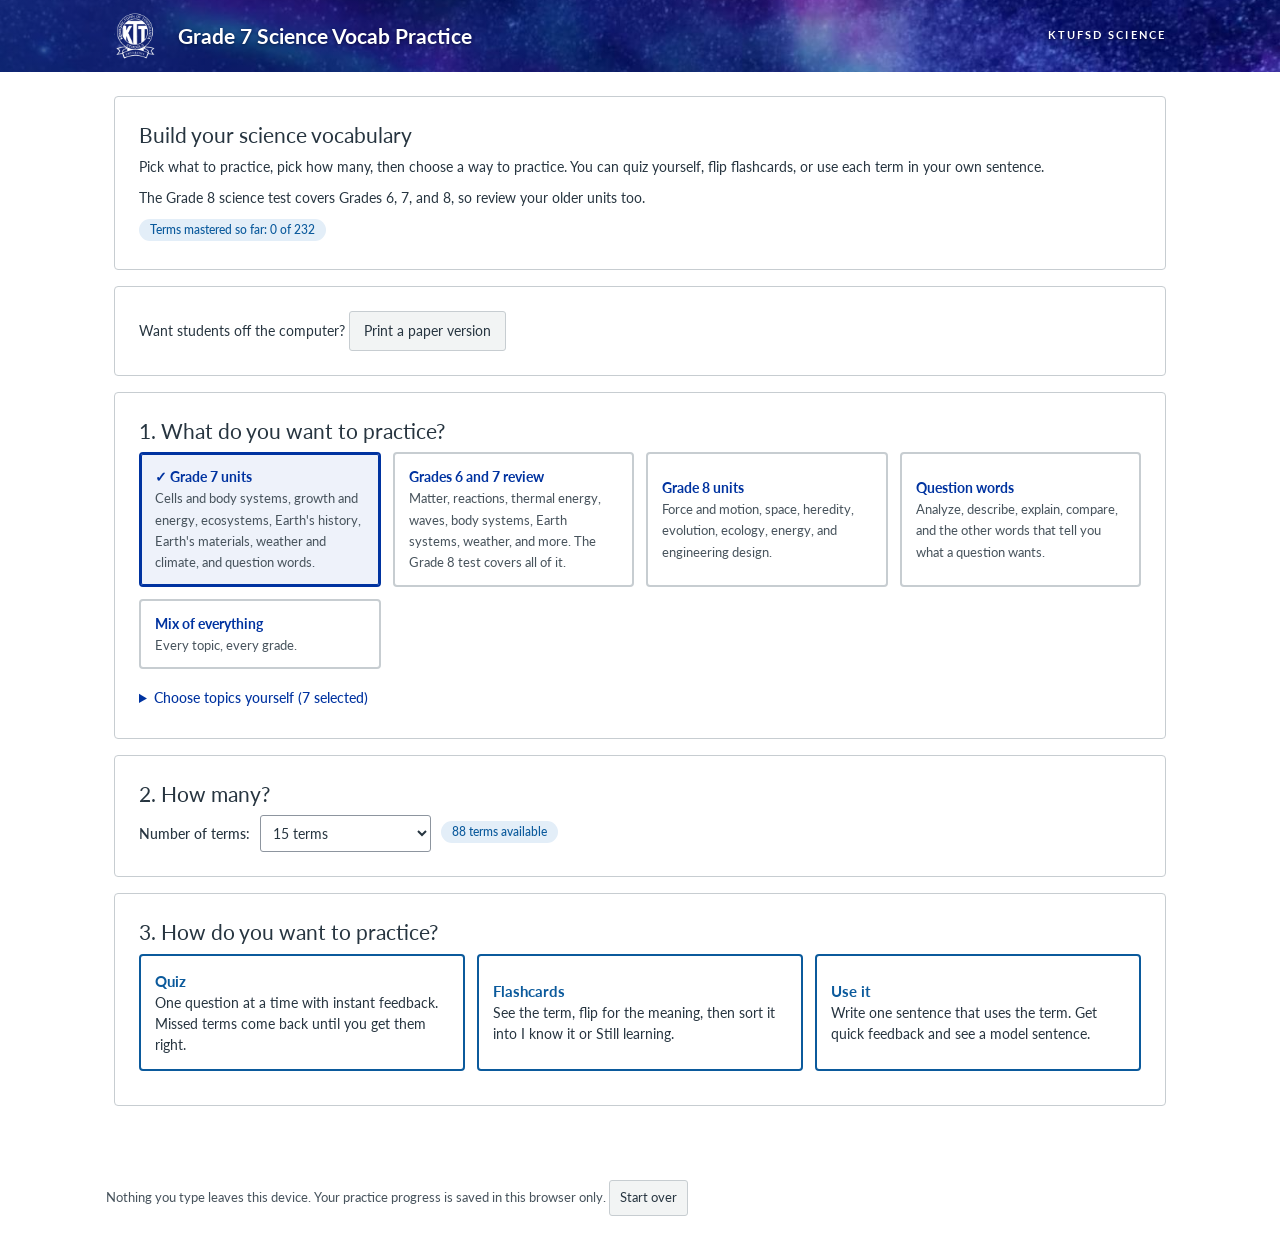
<file: apps/grade-7/vocab-practice.html>
<!DOCTYPE html>
<html lang="en">
<head><meta name="robots" content="noindex"><!--fs-scaled-->
<meta charset="utf-8">
<meta name="viewport" content="width=device-width, initial-scale=1">
<title>Science Vocab Practice</title>
<link rel="stylesheet" href="https://fonts.googleapis.com/css2?family=Lato:ital,wght@0,400;0,700;1,400&family=Carlito:ital,wght@0,400;0,700;1,400;1,700&display=swap">
<style>
:root{--bg:#F5F5F5;--ink:#273540;--muted:#4F4A5C;--mast:#0033A0;--lav:#0E68B3;--lav-deep:#0033A0;--lav-soft:#EEF2FA;--blue:#0E68B3;--blue-ink:#0B5A9C;--blue-soft:#E3EEF8;--line:#C7CDD1;--card:#fff;--ok:#1F6B3A;--ok-soft:#E1F1E6;--warn:#8A4B00;--warn-soft:#FBEBD3;--font:"Lato","Lato Extended","Helvetica Neue",Helvetica,Arial,sans-serif}
*{box-sizing:border-box}
html{-webkit-text-size-adjust:100%}
body{margin:0;background:var(--bg);color:var(--ink);font-family:var(--font);font-size:14px;line-height:1.6;overflow-x:hidden}
button,input,select,textarea{font:inherit;color:inherit}
:focus-visible{outline:3px solid var(--blue-ink);outline-offset:2px}
.sr-only{position:absolute;width:1px;height:1px;overflow:hidden;clip:rect(0 0 0 0);white-space:nowrap}
.mast{background:var(--mast);color:#fff}
.mast .in{max-width:1100px;margin:0 auto;padding:14px 16px;display:flex;justify-content:space-between;align-items:center;gap:12px;flex-wrap:wrap}
.mast h1{font-size:1.25rem;margin:0;font-weight:600;letter-spacing:.2px}
.mast .org{font-size:.9rem;color:#FFFFFF}
.wrap{max-width:1100px;margin:0 auto;padding:20px 16px 40px}
.card{background:var(--card);border:1px solid var(--line);border-radius:4px;padding:18px 20px;margin:0 0 16px}
.card h2{margin:0 0 8px;font-size:1.2rem;color:var(--lav-deep)}
.card h3{margin:14px 0 6px;font-size:1.02rem;color:var(--blue-ink)}
p{margin:0 0 10px}
ul,ol{margin:0 0 10px;padding-left:1.3em}
li{margin-bottom:4px}
.btn{display:inline-block;border:2px solid var(--lav-deep);background:var(--lav-deep);color:#fff;border-radius:4px;padding:9px 16px;cursor:pointer;font-weight:500;min-height:44px}
.btn:hover{background:#3C3169}
.btn.alt{background:#fff;color:var(--lav-deep)}
.btn.alt:hover{background:var(--lav-soft)}
.btn.sm{padding:4px 10px;min-height:36px;font-size:.9rem}
.btn:disabled{opacity:.5;cursor:not-allowed}
.row{display:flex;gap:10px;flex-wrap:wrap;align-items:center}
.chip{display:inline-block;background:var(--lav-soft);color:var(--lav-deep);border-radius:99px;padding:2px 11px;font-size:.85rem;font-weight:500;margin:0 6px 4px 0}
.chip.blue{background:var(--blue-soft);color:var(--blue-ink)}
.bar{height:14px;background:var(--lav-soft);border-radius:99px;overflow:hidden;border:1px solid var(--line)}
.bar>i{display:block;height:100%;background:var(--lav-deep);width:0;transition:width .3s}
textarea,input[type=text],input[type=date],input[type=number],select{background:#fff;border:2px solid #000;border-radius:4px;padding:8px 10px;width:100%}
input[type=number]{width:auto}
textarea{resize:vertical;min-height:90px}
label{font-weight:500}
.foot{max-width:1100px;margin:0 auto;padding:10px 16px 30px;color:var(--muted);font-size:.9rem}
.note{background:var(--blue-soft);border-left:5px solid var(--blue-ink);border-radius:4px;padding:10px 14px;margin:10px 0}
.warnbox{background:var(--warn-soft);border-left:5px solid var(--warn);border-radius:4px;padding:10px 14px;margin:10px 0}
table{border-collapse:collapse;max-width:100%}
th,td{border:1px solid var(--line);padding:6px 10px;text-align:left}
th{background:var(--lav-soft);color:var(--lav-deep)}
details>summary{cursor:pointer;font-weight:500;color:var(--lav-deep);padding:6px 0}
@media (max-width:600px){.card{padding:14px}.wrap{padding:14px 12px 30px}}

.presets{display:grid;grid-template-columns:repeat(auto-fit,minmax(230px,1fr));gap:12px}
.preset{text-align:left;background:#fff;border:2px solid var(--line);border-radius:4px;padding:12px 14px;cursor:pointer;min-height:44px}
.preset b{display:block;color:var(--lav-deep)}
.preset span{font-size:.92rem;color:var(--muted)}
.preset[aria-pressed=true]{border-color:var(--lav-deep);background:var(--lav-soft);box-shadow:inset 0 0 0 1px var(--lav-deep)}
.preset[aria-pressed=true] b::before{content:"\2713  "}
.modes{display:grid;grid-template-columns:repeat(auto-fit,minmax(220px,1fr));gap:12px}
.mode{text-align:left;background:#fff;border:2px solid var(--blue-ink);border-radius:4px;padding:14px;cursor:pointer}
.mode:hover{background:var(--blue-soft)}
.mode b{display:block;color:var(--blue-ink);font-size:1.05rem}
.topics{columns:2 280px;column-gap:24px}
.topics label{display:block;font-weight:400;margin-bottom:6px;break-inside:avoid}
.topics input{width:20px;height:20px;vertical-align:-4px;margin-right:8px}
.q{font-size:1.15rem;margin:8px 0 14px}
.choices{display:grid;gap:10px}
.choice{display:flex;gap:12px;text-align:left;background:#fff;border:2px solid var(--line);border-radius:4px;padding:12px 14px;cursor:pointer;width:100%;min-height:48px}
.choice .l{flex:none;font-weight:700;color:var(--lav-deep);width:1.4em}
.choice:hover:not(:disabled){border-color:var(--lav-deep);background:var(--lav-soft)}
.choice:disabled{cursor:default}
.choice.right{border-color:var(--ok);background:var(--ok-soft)}
.choice.right .l::after{content:" \2713"}
.choice.wrong{border-color:var(--warn);background:var(--warn-soft)}
.choice.wrong .l::after{content:" \2715"}
.fb{margin-top:14px;padding:12px 14px;border-radius:4px;border-left:6px solid}
.fb.ok{background:var(--ok-soft);border-color:var(--ok)}
.fb.no{background:var(--warn-soft);border-color:var(--warn)}
.fb b.t{display:block}
.flip{width:100%;min-height:220px;background:#fff;border:3px solid var(--lav-deep);border-radius:4px;padding:24px;cursor:pointer;text-align:center;display:flex;flex-direction:column;justify-content:center;align-items:center;gap:10px}
.flip .term{font-size:2rem;font-weight:600;color:var(--lav-deep)}
.flip.back{background:var(--lav-soft)}
.flip .mean{font-size:1.2rem}
.flip .hint{font-size:.9rem;color:var(--muted)}
.crit{list-style:none;padding:0}
.crit li{display:flex;gap:10px;padding:6px 0;border-bottom:1px solid var(--line)}
.crit .ic{flex:none;font-weight:700;width:1.5em}
.modelbox{background:var(--blue-soft);border-left:5px solid var(--blue-ink);border-radius:4px;padding:10px 14px;margin:10px 0}
.stat{display:grid;grid-template-columns:1fr auto;gap:6px 14px;align-items:center}
.big{font-size:2rem;font-weight:600;color:var(--lav-deep)}
.meta{display:flex;justify-content:space-between;gap:10px;flex-wrap:wrap;color:var(--muted);font-size:.92rem;margin-bottom:8px}
.again li{margin-bottom:8px}
</style>
<style id="paper-css">
/* ===== Paper version (printable worksheet view, burple look, Calibri, 6-8 grade band) ===== */
#paper[hidden]{display:none!important}
body.paper-on{background:#8a8f94}
body.paper-on .mast,body.paper-on #app,body.paper-on .foot{display:none!important}
body.paper-on #paper{display:block}
.paper{font-family:Calibri,Carlito,"Lato",Arial,sans-serif;font-size:10.5pt;line-height:1.3;color:#1A160D;padding:16px 12px 40px}
.paper,.paper *{box-sizing:border-box;-webkit-print-color-adjust:exact;print-color-adjust:exact}
.paper .ptools{max-width:8.5in;margin:0 auto 12px;display:flex;gap:10px;flex-wrap:wrap;align-items:center;color:#fff;font-size:11pt}
.paper .ptools .btn{min-height:40px;text-decoration:none}
.paper .pdoc{background:#fff;max-width:8.5in;margin:0 auto;padding:.35in .5in;box-shadow:0 2px 10px rgba(0,0,0,.45)}
.paper h1,.paper h2,.paper h3{font-family:inherit;font-weight:700;letter-spacing:0;line-height:1.25;margin:0 0 3px;text-shadow:none}
.paper h2{font-size:13pt;color:#6B9BCC;border-bottom:1px solid #6B9BCC;padding:0 0 2px;margin:6px 0 3px}
.paper h3{font-size:10.5pt;color:#7B6BAF;border:0;padding:0}
.paper p{margin:0 0 4px}
.paper ul{margin:0 0 4px;padding-left:1.3em;font-size:10pt}
.paper li{margin-bottom:1px}
.paper .pbar{background:#6B9BCC;color:#fff;padding:3px 14px;margin:0 0 2px;border:0;break-inside:avoid;page-break-inside:avoid}
.paper .pbar .l1{font-size:14pt;font-weight:700;line-height:1.25}
.paper .pbar .l2{font-size:10pt;font-weight:400;line-height:1.25;white-space:pre-wrap;margin-top:1px}
.paper .pchips{display:flex;gap:2px;margin:2px 0 4px;break-inside:avoid;page-break-inside:avoid}
.paper .pchip{flex:1 1 0;background:#E4DFEF;text-align:center;padding:3px 6px;border:0}
.paper .pchip .cl{font-size:9pt;font-weight:700;color:#7B6BAF;line-height:1.2}
.paper .pchip .cv{font-size:9pt;font-weight:700;color:#1A160D;line-height:1.2;margin-top:1px}
.paper .pname{margin:2px 0 6px;font-size:10.5pt;white-space:nowrap;color:#1A160D}
.paper .pdirs{font-size:10pt;margin:0 0 6px}
.paper .pdir{font-size:10pt;font-weight:400}
.paper .ptag{font-size:10pt;margin:0 0 3px}
.paper .ptask,.paper .pshort{margin:0 0 8px}
.paper .pq{margin:5px 0}
.paper .pq b,.paper .plabel b,.paper .pshort .pdir b{color:#7B6BAF}
.paper .pavoid,.paper .pblock,.paper .pcheck,.paper .pshort,.paper .pq{break-inside:avoid;page-break-inside:avoid}
.paper .plabel{margin:0 0 2px}
.paper .pcall{background:#E4DFEF;border:1px solid #E4DFEF;border-left:3px solid #7B6BAF;padding:2px 8px;font-size:10pt}
.paper .pcall b{color:#7B6BAF}
.paper .pstart{font-size:10pt;margin:0 0 3px}
.paper .wbox{background:#fff;border:1px solid #000;width:100%}
.paper .pblock{margin:0 0 6px}
.paper table{border-collapse:collapse;width:auto;max-width:100%;margin:0 0 5px;font-size:10pt}
.paper caption{caption-side:top;text-align:left;font-weight:700;padding:0 0 2px;color:#1A160D}
.paper th,.paper td{border:1px solid #CCCCCC;padding:2px 7px;text-align:left;background:#fff;color:#1A160D;font-weight:400;font-size:10pt}
.paper th{background:#D6E5F2;color:#6B9BCC;font-weight:700}
.paper td.plbl,.paper td.term{background:#D6E5F2;color:#1A160D;font-weight:700}
.paper .pgraph{margin:4px 0 5px}
.paper .pgraph svg{display:block;width:100%;max-width:4.6in;height:auto;background:#fff;border:1px solid #CCCCCC;margin:0 0 4px}
.paper .ptick{display:flex;gap:8px;align-items:flex-start;font-size:10pt;margin:0 0 2px}
.paper .pcheck h3{color:#7B6BAF}
.paper .tick{flex:none;display:inline-block;width:10px;height:10px;border:1px solid #000;margin-top:3px;background:#fff}
.paper .popt{margin:0 0 2px;padding-left:1.8em;text-indent:-1.8em;color:#1A160D;font-size:10pt}
.paper .popt b{color:#1A160D}
.paper .pkey,.paper .pkey p,.paper .pkey li{font-size:10pt}
.paper .pkey h3{font-size:13pt;color:#6B9BCC;border-bottom:1px solid #6B9BCC;padding-bottom:2px;margin:6px 0 3px;break-after:avoid;page-break-after:avoid}
.paper .pkey b{color:#7B6BAF}
.paper .pkey b.pans{color:#1A160D}
.paper .pkey .pcall{margin:0 0 4px}
.paper .pkitem{margin:0 0 6px;padding-bottom:4px;border-bottom:1px solid #E3DACB;break-inside:auto;page-break-inside:auto}
.paper .pkitem p,.paper .pkitem li,.paper .pkline,.paper .pkitem .pavoid,.paper .pkitem .pcall{break-inside:avoid;page-break-inside:avoid}
.paper .pforce{break-before:page;page-break-before:always}
.paper .ptask:not(.pspan) .pcont,.paper .ptask:not(.pspan) .ptwo,.paper .ptask.pspan .pone{display:none}
.paper .ppage2 .pcont,.paper .ppage2 .pblock{break-after:avoid;page-break-after:avoid}
.paper.pmeasure .pdoc{padding:0;max-width:none;width:7.5in;margin:0;box-shadow:none}
.paper .pcont{break-after:avoid;page-break-after:avoid}
.paper .ptask:not(.pvb) .pthree{display:none}
.paper .ptask.pvb .ptwo{display:none}
.paper .pshort{margin:0 0 5px}
.paper .pshort h2{margin:3px 0 2px}
.paper .pshort .popt{margin:0 0 1px}
@page{size:letter;margin:0.35in 0.5in 0.5in 0.5in;@bottom-center{content:counter(page);font-family:Calibri,Carlito,Arial,sans-serif;font-size:9pt;color:#666666;border-top:1px solid #E3DACB;width:7.5in;padding-top:2px;vertical-align:top}}
@media print{
 html,body.paper-on{background:#fff!important}
 body.paper-on .paper{padding:0}
 body.paper-on .paper .pdoc{box-shadow:none;padding:0;max-width:none;margin:0}
 body.paper-on .paper .ptools{display:none!important}
 .paper .pbreak{break-before:page;page-break-before:always}
}
@media screen{.paper:not(.pmeasure) .pbreak:not(tr),.paper:not(.pmeasure) .pforce:not(tr){margin-top:.5in;border-top:2px dashed #999;padding-top:.25in}}
.paper h2.ppart{margin:8px 0 3px;break-after:avoid;page-break-after:avoid}
.paper table.pstudy{width:100%;table-layout:fixed;margin:3px 0 6px;font-size:10pt}
.paper table.pstudy th,.paper table.pstudy td{vertical-align:top;padding:2px 6px}
.paper table.pstudy tr{break-inside:avoid;page-break-inside:avoid}
.paper table.pstudy thead{display:table-header-group}
.paper table.pstudy td.own{height:0.5in;background:#fff}
.paper table.puse td.own{height:0.7in}
.paper table.puse{break-inside:avoid;page-break-inside:avoid}
.paper .pqitem{margin:0 0 5px;break-inside:avoid;page-break-inside:avoid}
.paper .pqtext{margin:0 0 2px}
.paper .pqitem .popt{margin:0}
.paper .pkgrid{margin:2px 0 5px}
.paper .pkgrid th,.paper .pkgrid td{text-align:center;min-width:.36in;padding:1px 5px}
.paper .pkgrid td{font-weight:700}
.paper .pkline{margin:0 0 2px;padding-left:2.2em;text-indent:-2.2em}
.paper .ppick{columns:2 2.6in;column-gap:.3in}
.paper .ppick label{display:block;font-weight:400}
</style>
<style id="canvas-theme">
/* KTUFSD Canvas look. Values read from ktufsd.instructure.com on 2026-11-14.
   Screen body text is 14px (Canvas uses 16px; Mary Beth asked for smaller). Paper views set their own 12pt. */
:root{--bg:#FFFFFF;--ink:#273540;--muted:#47535C;--mast:#0033A0;--lav:#0E68B3;--lav-deep:#0033A0;--lav-soft:#EEF2FA;--blue:#0E68B3;--blue-ink:#0B5A9C;--blue-soft:#E3EEF8;--line:#C7CDD1;--white:#fff;--card:#fff;
--font:"Lato","Lato Extended","Helvetica Neue",Helvetica,Arial,sans-serif}
html{font-size:87.5%}
body{font-family:var(--font);font-size:14px;line-height:1.5;color:#273540;background:#fff}
a{color:#0E68B3}
h1,h2,h3,h4{color:#273540;letter-spacing:0}
h2,.card h2{font-size:1.5rem;font-weight:400;line-height:1.3;color:#273540}
h3,.card h3{font-size:1.125rem;font-weight:700;color:#273540}
.mast{background-color:#0033A0;background-image:linear-gradient(90deg,rgba(0,24,90,.62),rgba(0,24,90,.18)),url([data-uri]);background-size:cover;background-position:center;color:#fff}
.mast .in{min-height:72px;padding:12px 24px;justify-content:flex-start;gap:8px 16px}
.mast .in::before{content:"";flex:0 0 48px;width:48px;height:48px;background:url([data-uri]) center/contain no-repeat}
.mast h1{font-size:1.5rem;font-weight:700;letter-spacing:0;line-height:1.2;margin:0;margin-right:auto;color:#fff;text-shadow:0 1px 3px rgba(0,0,40,.6)}
.mast .org{font-size:.75rem;font-weight:700;letter-spacing:.2em;text-transform:uppercase;color:#fff;text-shadow:0 1px 3px rgba(0,0,40,.6)}
.wrap,main{padding:24px 24px 48px}
.card{border:1px solid #C7CDD1;border-radius:4px;padding:24px;box-shadow:none}
.btn{background:#0033A0;color:#fff;border:1px solid #002C88;border-radius:3px;padding:8px 14px;font-size:1rem;font-weight:400;line-height:22px;min-height:40px}
.btn:hover{background:#002C88}
.btn.sec,.btn.ghost,.btn.alt{background:#F2F4F4;color:#273540;border:1px solid #C7CDD1}
.btn.sec:hover,.btn.ghost:hover,.btn.alt:hover{background:#E8EAEC}
textarea,input[type=text],input[type=date],input[type=number],select{border:1px solid #8D959F;border-radius:3px;padding:8px;background:#fff;color:#273540}
th{font-weight:700}
:focus-visible{outline:2px solid #0E68B3;outline-offset:2px}
@media (max-width:768px){.wrap,main{padding:16px 12px 40px}.card{padding:16px}.mast .in{padding:10px 12px;min-height:60px}.mast .in::before{flex-basis:38px;width:38px;height:38px}.mast h1{font-size:1.25rem}.mast .org{display:none}}
/* Anything printed follows the burple skill: Calibri, 6-8 band sizes, page-number footer. Paper views (body.paper-on) carry their own burple rules. */
@media print{
.mast{background:#6B9BCC !important;background-image:none !important;color:#fff;position:static;-webkit-print-color-adjust:exact;print-color-adjust:exact}
.mast .in{min-height:0;padding:6px 14px}
.mast .in::before{display:none}
.mast h1{color:#fff !important;font-size:14pt;text-shadow:none;font-family:Calibri,Carlito,"Lato",Arial,sans-serif}
.mast .org{display:inline;color:#fff !important;font-size:10pt;font-weight:400;letter-spacing:0;text-transform:none;text-shadow:none}
body:not(.paper-on){font-family:Calibri,Carlito,"Lato",Arial,sans-serif;color:#1A160D;font-size:10.5pt;line-height:1.35}
body:not(.paper-on) h2,body:not(.paper-on) .card h2{font-size:13pt;font-weight:700;color:#6B9BCC;border-bottom:1.5px solid #6B9BCC;padding-bottom:2px}
body:not(.paper-on) h3,body:not(.paper-on) .card h3{font-size:11pt;font-weight:700;color:#7B6BAF}
body:not(.paper-on) th{background:#D6E5F2 !important;color:#6B9BCC;font-size:10pt;-webkit-print-color-adjust:exact;print-color-adjust:exact}
body:not(.paper-on) th,body:not(.paper-on) td{border-color:#CCCCCC}
body:not(.paper-on) a{color:#1A160D}
}
</style>
</head>
<body>
<script id="student-copy">/* Public student copy: the teacher answer key is not offered here. Teachers get it from the science hub. */
(function(){function fixHash(){if(/^#paper-key/.test(location.hash)){try{history.replaceState(null,'',location.pathname+location.search+location.hash.replace('#paper-key','#paper'))}catch(e){location.hash=location.hash.replace('#paper-key','#paper')}}}
fixHash();window.addEventListener('hashchange',fixHash,true);
function hide(){var els=document.querySelectorAll('label,a,button');for(var i=0;i<els.length;i++){var e=els[i];if(/answer key/i.test(e.textContent||'')&&e.textContent.length<120){var c=e.querySelector&&e.querySelector('input[type=checkbox]');if(c)c.checked=false;e.style.display='none';if(e.htmlFor){var t=document.getElementById(e.htmlFor);if(t){t.checked=false;t.style.display='none'}}}}
var ks=document.querySelectorAll('input[type=checkbox][id*="Key"],input[type=checkbox][id*="key"]');for(var j=0;j<ks.length;j++){ks[j].checked=false;ks[j].style.display='none'}}
new MutationObserver(hide).observe(document.documentElement,{childList:true,subtree:true});document.addEventListener('DOMContentLoaded',hide)})();</script>
<script id="paper-docs">window.PAPER_DOCS={"student": {"question-words": "https://docs.google.com/document/d/1xwy89ALfHOgtV4VEoXofuDKtoMEqE2L3zGVCJMYU8Dc/edit", "science-practices-and-crosscutting-ideas": "https://docs.google.com/document/d/1-KGm2O9BBfn7WOoTVhfGi5X4bRIhkqWKQPPgSkR3QzY/edit", "structure-and-properties-of-matter": "https://docs.google.com/document/d/15lrMDtBa5wiHZJFjgVcNZGXsvR-_Chh1hZq8jt6QioA/edit", "chemical-reactions": "https://docs.google.com/document/d/18nsh_qvShMIL-Ifr5eLWkoMkWmf38W8hOs9qlvgZ-E4/edit", "forces-and-motion": "https://docs.google.com/document/d/11ggyDK3xLN7mgbG9zi5AppnpHHpUAejwLtgTyt5FhyE/edit", "energy": "https://docs.google.com/document/d/1RlsyGmXTg8eFQrbyL9zZ1iKLrv152czPi_tvXzu4Z80/edit", "waves-and-information": "https://docs.google.com/document/d/1TYlTBVdHYbWvwDdTFMMNxbOY8ebSOcIvAobIN7JKD-w/edit", "cells-and-body-systems": "https://docs.google.com/document/d/18boEy9RRnRwljZ5onJMaYLgB7MQ5MrVL4Bo8JFxj1cc/edit", "growth-and-energy-in-organisms": "https://docs.google.com/document/d/1uKTs64rhnF75BqWRl8jIGPQO59pU834y29xbzMvrYXw/edit", "ecosystems": "https://docs.google.com/document/d/1AK6bKfCA5Yrl-AVBdfthEnP0HWbscpQiMEVDuDCfnHo/edit", "heredity": "https://docs.google.com/document/d/1RN4DqvCQWcvZBIgsSHmo_otX_F8EDG9i_CNo98XlApQ/edit", "evolution-and-natural-selection": "https://docs.google.com/document/d/1XakJbm8ngqhL9klPrfNZWv7GUsbwZ_4HfQyb2DzTCGo/edit", "space-systems": "https://docs.google.com/document/d/1VVoQB8Zz8cgMqfO8vzEw_jr4IdUKAeEJsP5AbCyT-vw/edit", "earths-history-and-changing-surface": "https://docs.google.com/document/d/1x6oFd9A2XNd5IaZGbdS6GE11WFvKAiMOjyCdnvnu3dA/edit", "earths-materials-and-the-water-cycle": "https://docs.google.com/document/d/10fxuOfSs8PVBkh7XaSOgvZV1-FuHZsod2zktq3Vft3E/edit", "weather-and-climate": "https://docs.google.com/document/d/1ZjIZRysTrMhha4Nfy41QR0Ynv4glYpTm8FhLvkoRxAU/edit", "earth-and-human-activity": "https://docs.google.com/document/d/1eAIrATwtAmC4CnE06qN7Ogox9SHUMW1ofHDFJC3s5xE/edit", "engineering-design": "https://docs.google.com/document/d/1pGacIR5jE4QQvRarCiPyuz5mqvmJawd1OyDzLjH9L-I/edit"}, "key": {}};</script>
<header class="mast"><div class="in"><h1 id="appname">Science Vocab Practice</h1><span class="org">KTUFSD Science</span></div></header>
<main class="wrap" id="app"></main>
<div class="foot">Nothing you type leaves this device. Your practice progress is saved in this browser only. <button class="btn alt sm" id="startover" type="button">Start over</button></div>
<div id="paper" class="paper" hidden></div>
<script>
/* ====== CONFIG ====== */
const GRADE_LABEL = "Grade 7";            // header text, e.g. "Grade 8"
const DEFAULT_PRESET = "g7";      // one of: g8, rev, g7, qw, all
/* ====== DATA ====== */
const ITEMS = [{"id":"MSV-00-01","bank":"Question Words","pe":"SEP 4","topic":"Analyzing data","term":"Analyze","kw":null,"q":"A question says: \"Analyze the graph of plant height over 10 days.\" What should a strong answer do?","c":["Draw a new graph with different data","Describe the pattern in the data and use specific values from the graph","Copy the title of the graph and its axis labels","Explain why plants need sunlight without using the graph"],"a":1,"ex":"Analyzing means finding patterns or relationships in the data and supporting them with values from the source."},{"id":"MSV-00-02","bank":"Question Words","pe":"SEP 5","topic":"Math and computation","term":"Calculate","kw":null,"q":"A question asks you to calculate the density of a rock with a mass of 60 g and a volume of 20 cm³. Which response does what the question asks?","c":["Density is mass divided by volume.","The rock is dense because it sinks in water.","The rock has more mass than volume.","60 g ÷ 20 cm³ = 3 g/cm³"],"a":3,"ex":"Calculate asks for a number. A complete answer shows the setup, the result, and the units."},{"id":"MSV-00-03","bank":"Question Words","pe":"SEP 4","topic":"Analyzing data","term":"Compare","kw":null,"q":"Which response best compares a solid and a gas?","c":["A solid keeps its own shape and volume, and it is usually hard to the touch.","A gas spreads out to fill its whole container, and its particles move quickly.","Solids and gases are both states of matter, and both are made of tiny particles.","Both are made of particles, but particles in a solid vibrate in place while particles in a gas move freely and spread apart."],"a":3,"ex":"A comparison names how the things are alike and how they differ, and it describes both of them."},{"id":"MSV-00-04","bank":"Question Words","pe":"SEP 6","topic":"Constructing explanations","term":"Construct an explanation","kw":null,"q":"A question says: \"Construct an explanation for why the ice melted faster on the metal tray than on the plastic tray.\" Which response does this best?","c":["Metal is a good conductor, so thermal energy moved from the room-temperature tray into the ice faster than it did through plastic, and the ice melted faster.","Metal trays get colder than plastic trays, so cold from the metal moved into the ice and melted it faster.","Metal is shiny and reflects light onto the ice, and that extra light energy made the ice melt faster.","The ice on the metal tray melted in 4 minutes, but the ice on the plastic tray took 11 minutes."],"a":0,"ex":"An explanation tells what happened and uses a science idea to explain why it happened."},{"id":"MSV-00-05","bank":"Question Words","pe":"SEP 6","topic":"Constructing explanations","term":"Describe","kw":null,"q":"A question asks you to describe what happens to the temperature of water heated for 10 minutes, using the data table. Which response does what the question asks?","c":["Water is a liquid at room temperature and a gas when it boils.","The temperature rises from 20°C to 100°C and then stays at 100°C while the water boils.","The water boils because thermal energy from the stove is added to the water.","The temperature of the water changes during the 10 minutes."],"a":1,"ex":"Describe asks you to tell what happens, using details from the data."},{"id":"MSV-00-06","bank":"Question Words","pe":"SEP 7","topic":"Argument from evidence","term":"Evaluate","kw":null,"q":"A question says: \"Evaluate the two bridge designs using the criteria.\" What should the response include?","c":["A step-by-step description of how the team built each bridge","A judgment of which design better meets the criteria, with reasons tied to the test data","A drawing of a new bridge that combines parts of both designs","A list of the materials used to build each bridge and what each one cost"],"a":1,"ex":"Evaluating means making a judgment and supporting it with the criteria and the evidence."},{"id":"MSV-00-07","bank":"Question Words","pe":"SEP 3","topic":"Planning investigations","term":"Identify","kw":null,"q":"Students change the height of a ramp and measure how far a toy car rolls. A question asks you to identify the variable the students changed. What is the best response?","c":["The height of the ramp","Ramps make cars roll.","The distance the car rolls","The car went farther because the ramp was steeper."],"a":0,"ex":"Identify asks you to name the specific thing. The ramp height is what the students changed on purpose."},{"id":"MSV-00-08","bank":"Question Words","pe":"SEP 6","topic":"Constructing explanations","term":"Infer","kw":null,"q":"Scientists find fossils of fish and seashells in rock layers near the top of a mountain. Which statement is an inference?","c":["Seashell fossils were found on the mountain.","The rock layers contain fish fossils.","The mountain is made of rock.","The rock layers on the mountain were once under water."],"a":3,"ex":"The fossils are observations. Concluding that the area was once under water goes beyond what was observed, so it is an inference."},{"id":"MSV-00-09","bank":"Question Words","pe":"SEP 4","topic":"Analyzing data","term":"Interpret","kw":null,"q":"A graph shows that as the number of wolves in a park increased, the number of elk decreased. Which statement best interprets the graph?","c":["The y-axis shows the number of animals counted each year.","In the last year shown, about 100 wolves were counted in the park.","The graph has two lines, one for wolves and one for elk.","More wolves were likely eating more elk, so the elk population went down."],"a":3,"ex":"Interpreting means explaining what the data means, not just reading the labels or values."},{"id":"MSV-00-10","bank":"Question Words","pe":"SEP 7","topic":"Argument from evidence","term":"Justify","kw":null,"q":"A student chooses Design B for a lunch cooler. Which response justifies the choice?","c":["Design B used more foam than Design A, and it also took the longest to build.","Design B is the best choice because it worked better than Design A did.","Design B kept the drink coldest, 6°C after 3 hours compared to 12°C for Design A, so it best meets the goal of keeping food cold.","Coolers are designed to keep food and drinks cold, so Design B should be used."],"a":2,"ex":"Justifying means backing up a choice with evidence and reasoning."},{"id":"MSV-00-11","bank":"Question Words","pe":"SEP 2","topic":"Using models","term":"Predict","kw":null,"q":"Data show that a plant grows 2 cm each week. Which response is a prediction based on the data?","c":["Plants need sunlight to grow.","After 3 more weeks, the plant will be about 6 cm taller.","The plant is green.","The plant grew because it got water."],"a":1,"ex":"A prediction uses the pattern in the data to tell what will happen in the future."},{"id":"MSV-00-12","bank":"Question Words","pe":"SEP 7","topic":"Argument from evidence","term":"Support a claim","kw":null,"q":"Claim: Salt water freezes at a lower temperature than fresh water. Which evidence best supports the claim?","c":["Ocean water is salty, and people spread salt on icy roads in winter.","Fresh water and salt water were placed in the same freezer at the same time.","Ice cubes made from tap water are used to keep drinks cold at parties.","In the test, fresh water froze at 0°C, but salt water was still liquid at -5°C."],"a":3,"ex":"Supporting a claim means giving specific evidence that shows the claim is true."},{"id":"MSV-00-13","bank":"Question Words","pe":"SEP 2","topic":"Using models","term":"Use the model","kw":null,"q":"A model shows the Sun, Earth, and Moon. A question asks you to use the model to explain a lunar eclipse. Which response uses the model?","c":["Lunar eclipses happen a few times a year and can only be seen at night.","In the model, the Moon is between the Sun and Earth, so the Moon's shadow falls on Earth.","In the model, the Moon is smaller than Earth, and the Sun is the largest object.","In the model, Earth is directly between the Sun and the Moon, so Earth's shadow falls on the Moon."],"a":3,"ex":"Using a model means pointing to the parts of the model and their arrangement to explain what happens."},{"id":"MSV-00-14","bank":"Question Words","pe":"SEP 4","topic":"Analyzing data","term":"Based on the data","kw":null,"q":"A table shows that seeds watered daily grew 8 cm and seeds watered weekly grew 3 cm. Based on the data, which conclusion is best?","c":["Watering plants too much will kill them.","Seeds grow best in sunny windows.","All plants need fertilizer to grow.","Seeds watered daily grew more than seeds watered weekly."],"a":3,"ex":"\"Based on the data\" means the answer must come from the information given."},{"id":"MSV-01-01","bank":"Science Practices and Crosscutting Ideas","pe":"SEP 3","topic":"Planning investigations","term":"Investigation","kw":null,"q":"Students wonder whether cup color affects how fast water warms in sunlight. They fill three cups of different colors with the same amount of water, set them in the sun, and record the temperature every 5 minutes. What are the students doing?","c":["Making a claim without evidence","Building an optimal design","Making a model of the Sun","Carrying out an investigation"],"a":3,"ex":"An investigation is a planned process of collecting data to answer a scientific question."},{"id":"MSV-01-02","bank":"Science Practices and Crosscutting Ideas","pe":"SEP 3","topic":"Planning investigations","term":"Independent variable","kw":"manipulated variable, x-axis","q":"A student tests how the height of a ramp affects how far a toy car rolls. She uses ramp heights of 10 cm, 20 cm, and 30 cm and measures the distance the car travels. What is the ramp height in this investigation?","c":["The independent variable","A constraint","The dependent variable","A controlled variable"],"a":0,"ex":"The ramp height is the factor the student changes on purpose."},{"id":"MSV-01-03","bank":"Science Practices and Crosscutting Ideas","pe":"SEP 3","topic":"Planning investigations","term":"Dependent variable","kw":"responding variable, y-axis","q":"Students give plants different amounts of fertilizer and measure each plant's height after two weeks. What is the plant height in this investigation?","c":["The independent variable","A criterion","A controlled variable","The dependent variable"],"a":3,"ex":"Plant height is measured to see how it responds to the change in fertilizer."},{"id":"MSV-01-04","bank":"Science Practices and Crosscutting Ideas","pe":"SEP 3","topic":"Planning investigations","term":"Controlled variable","kw":"constant, fair test","q":"Students test which brand of paper towel absorbs the most water. To make the test fair, they use the same size towel and the same amount of water for every brand. What are the towel size and the amount of water?","c":["Independent variables","Claims","Controlled variables","Dependent variables"],"a":2,"ex":"Controlled variables are kept the same in every trial so that only the brand affects the results."},{"id":"MSV-01-05","bank":"Science Practices and Crosscutting Ideas","pe":"SEP 4","topic":"Analyzing data","term":"Qualitative","kw":"observation, describe","q":"During a lab, a student writes: \"The solution turned cloudy and smelled like rotten eggs.\" What type of observation is this?","c":["Quantitative","Qualitative","Digitized","Calculated"],"a":1,"ex":"Qualitative observations describe qualities such as color, texture, or smell, not numbers."},{"id":"MSV-01-06","bank":"Science Practices and Crosscutting Ideas","pe":"SEP 4","topic":"Analyzing data","term":"Quantitative","kw":"measurement, numbers","q":"A student examines a rock. Which observation is quantitative?","c":["The rock has a mass of 45 grams.","The rock feels heavy.","The rock sparkles in sunlight.","The rock is gray and rough."],"a":0,"ex":"Quantitative observations are measurements expressed as numbers."},{"id":"MSV-01-07","bank":"Science Practices and Crosscutting Ideas","pe":"SEP 7","topic":"Argument from evidence","term":"Empirical evidence","kw":null,"q":"Two students disagree about which brand of insulated bottle keeps water cold longer. Which would give them empirical evidence to settle the question?","c":["Measuring the water temperature in each bottle every hour for a day","Reading the advertisements for each bottle","Asking classmates which bottle looks better","Choosing the bottle that costs more"],"a":0,"ex":"Empirical evidence comes from observations and measurements, like recorded temperatures."},{"id":"MSV-01-08","bank":"Science Practices and Crosscutting Ideas","pe":"CCC 1","topic":"Patterns","term":"Pattern","kw":"trend, cycle","q":"A student sketches the Moon every few days for two months and notices that the same sequence of shapes repeats about every 29 days. What has the student identified?","c":["A trade-off","A constraint","A controlled variable","A pattern"],"a":3,"ex":"A pattern is something that repeats in a predictable way, like the cycle of lunar phases."},{"id":"MSV-01-09","bank":"Science Practices and Crosscutting Ideas","pe":"CCC 2","topic":"Cause and effect","term":"Cause and effect","kw":"correlation, causation","q":"A town notices that ice cream sales and sunburns both rise in July. A student claims that eating ice cream causes sunburns. Which is the best reason this claim is weak?","c":["The claim is weak because more ice cream was sold than the number of sunburns reported.","Sunburns are caused by sunlight and ice cream is a food, so the two can never be related.","Both are likely caused by a third factor, hot sunny weather, so the data do not show cause and effect.","The claim must be strong, because both numbers rise during the same month every year."],"a":2,"ex":"Two things happening together does not prove that one causes the other. Sunny weather causes both."},{"id":"MSV-01-10","bank":"Science Practices and Crosscutting Ideas","pe":"SEP 2","topic":"Using models","term":"Model","kw":"diagram, simulation, representation","q":"A student uses a lamp, a foam ball, and a pencil to show how the Moon's appearance changes as it orbits Earth. What is the student using?","c":["Empirical evidence","A constraint","A model","A controlled variable"],"a":2,"ex":"A model represents a system or process so it can be explained or used to make predictions."},{"id":"MSV-01-11","bank":"Science Practices and Crosscutting Ideas","pe":"CCC 4","topic":"Systems","term":"System","kw":null,"q":"A sealed jar contains soil, plants, insects, water, and air. Each part affects the others. How is the jar best described?","c":["A controlled variable","A system","A pattern","A single organism"],"a":1,"ex":"A system is a group of related parts that interact and work together as a whole."},{"id":"MSV-01-12","bank":"Science Practices and Crosscutting Ideas","pe":"CCC 7","topic":"Stability and change","term":"Stability","kw":null,"q":"A forest has had about the same numbers of deer, trees, and wolves for 50 years, even though the numbers rise and fall a little each year. What does this show?","c":["Stability","Erosion","Mutation","Extinction"],"a":0,"ex":"Stability means a system stays mostly the same over time."},{"id":"MSV-01-13","bank":"Science Practices and Crosscutting Ideas","pe":"SEP 7","topic":"Argument from evidence","term":"Claim","kw":"CER","q":"A student writes: \"Plants grow taller with more light. In our test, plants given 12 hours of light grew 9 cm, but plants given 4 hours grew 3 cm. Light gives plants the energy they need for photosynthesis.\" Which sentence is the claim?","c":["Plants given 12 hours of light grew 9 cm.","Plants given 4 hours grew 3 cm.","Light gives plants the energy they need for photosynthesis.","Plants grow taller with more light."],"a":3,"ex":"The claim is the statement that answers the question. The measurements are evidence, and the last sentence is reasoning."},{"id":"MSV-01-14","bank":"Science Practices and Crosscutting Ideas","pe":"SEP 7","topic":"Argument from evidence","term":"Evidence","kw":"CER, data","q":"Claim: Metal is a better conductor of thermal energy than wood. Which statement is the strongest evidence for this claim?","c":["Conductors are materials that let thermal energy move through them easily.","Metal is used to make pots and pans because cooks want food to heat up quickly.","Wooden spoons are often used for stirring because they do not scratch pots.","In a test, a metal spoon in hot water warmed by 15°C in 2 minutes, while a wooden spoon warmed by 2°C."],"a":3,"ex":"Evidence is specific data or observations that support the claim."},{"id":"MSV-01-15","bank":"Science Practices and Crosscutting Ideas","pe":"SEP 7","topic":"Argument from evidence","term":"Reasoning","kw":"CER, science idea","q":"Claim: A rock will sink in water. Evidence: The rock has a density of 2.7 g/cm³, and water has a density of 1 g/cm³. Which statement is the best reasoning?","c":["Density is found by dividing mass by volume.","Rocks are hard and heavy, so they always sink in water.","The rock's density is 2.7 g/cm³, which is 1.7 g/cm³ more than the density of water.","An object sinks in a liquid when its density is greater than the liquid's density, and 2.7 g/cm³ is greater than 1 g/cm³."],"a":3,"ex":"Reasoning uses a science idea to explain why the evidence supports the claim."},{"id":"MSV-02-01","bank":"Structure and Properties of Matter","pe":"MS-PS1-1","topic":"Atoms and molecules","term":"Atom","kw":null,"q":"A model shows the smallest particle of gold that still has the properties of gold. What does the model show?","c":["A cell","A compound","A mixture","An atom"],"a":3,"ex":"An atom is the smallest unit of an element that keeps the properties of that element."},{"id":"MSV-02-02","bank":"Structure and Properties of Matter","pe":"MS-PS1-1","topic":"Atoms and molecules","term":"Element","kw":"periodic table","q":"A sample of pure copper is examined, and every atom in it is a copper atom. How should the copper be classified?","c":["Mixture","Element","Compound","Solution"],"a":1,"ex":"An element is made of only one type of atom."},{"id":"MSV-02-03","bank":"Structure and Properties of Matter","pe":"MS-PS1-1","topic":"Atoms and molecules","term":"Molecule","kw":null,"q":"A model shows two hydrogen atoms bonded to one oxygen atom to form a single particle of water. What does the model represent?","c":["An extended structure","A mixture","An element","A molecule"],"a":3,"ex":"A molecule is a group of two or more atoms held together by chemical bonds."},{"id":"MSV-02-04","bank":"Structure and Properties of Matter","pe":"MS-PS1-1","topic":"Atoms and molecules","term":"Compound","kw":null,"q":"Carbon dioxide is made of carbon atoms and oxygen atoms chemically bonded together in a fixed ratio. How should carbon dioxide be classified?","c":["Mixture","Element","Compound","Solution"],"a":2,"ex":"A compound is a pure substance made of two or more types of atoms chemically bonded together."},{"id":"MSV-02-05","bank":"Structure and Properties of Matter","pe":"MS-PS1-1","topic":"Atoms and molecules","term":"Atomic composition","kw":null,"q":"Each molecule of methane (CH₄) has one carbon atom and four hydrogen atoms. What does \"one carbon atom and four hydrogen atoms\" describe?","c":["The density of methane","The phase of methane","The temperature of methane","The atomic composition of methane"],"a":3,"ex":"Atomic composition is the types and numbers of atoms that make up a substance."},{"id":"MSV-02-06","bank":"Structure and Properties of Matter","pe":"MS-PS1-1","topic":"Atoms and molecules","term":"Extended structure","kw":"crystal, lattice","q":"A model of table salt shows sodium and chlorine atoms arranged in a repeating pattern that continues in every direction, forming a crystal. What does the model show?","c":["A simple molecule","An extended structure","A mixture","A single atom"],"a":1,"ex":"An extended structure is a large, repeating arrangement of atoms, like a crystal."},{"id":"MSV-02-07","bank":"Structure and Properties of Matter","pe":"MS-PS1-2","topic":"Evidence of chemical reactions","term":"Substance","kw":null,"q":"Iron, water, and sugar each have a specific makeup and their own set of properties that are the same in every sample. What is each one?","c":["A solution","A mixture","An organism","A substance"],"a":3,"ex":"A substance is a type of matter with a specific composition and set of properties."},{"id":"MSV-02-08","bank":"Structure and Properties of Matter","pe":"MS-PS1-4","topic":"Particle motion and phase change","term":"Pure substance","kw":null,"q":"A student measures the melting point of a white solid. Every sample melts at exactly 80°C. What does this evidence suggest about the solid?","c":["It is a pure substance.","It is a gas.","It is a solution.","It is a mixture of several solids."],"a":0,"ex":"A pure substance has properties, like melting point, that stay the same in every sample."},{"id":"MSV-02-09","bank":"Structure and Properties of Matter","pe":"MS-PS1-2","topic":"Evidence of chemical reactions","term":"Property","kw":"characteristic, identify","q":"To identify an unknown liquid, a student measures its boiling point and density and observes its color. What is the student measuring and observing?","c":["Properties","Mutations","Constraints","Reactants"],"a":0,"ex":"Properties are characteristics that can be observed or measured and used to identify substances."},{"id":"MSV-02-10","bank":"Structure and Properties of Matter","pe":"MS-PS1-7","topic":"Density (NYS-only)","term":"Density","kw":"mass, volume, g/cm3","q":"Two cubes are the same size. Cube A has a mass of 20 g, and Cube B has a mass of 80 g. Which statement is correct?","c":["The cubes have the same density because they are the same size.","Density cannot be compared without knowing the colors.","Cube A has the greater density.","Cube B has the greater density."],"a":3,"ex":"Density is mass divided by volume. With the same volume, more mass means greater density."},{"id":"MSV-02-11","bank":"Structure and Properties of Matter","pe":"MS-PS1-8","topic":"Mixtures (NYS-only)","term":"Mixture","kw":"separate, magnet","q":"A student combines sand, salt, and iron filings in a cup. She separates them using a magnet, then water and a filter, and then evaporation. What does this show about the original material?","c":["It was a new substance formed by a chemical reaction.","It was a mixture of substances that were physically combined.","It was a single pure substance.","It was an element."],"a":1,"ex":"A mixture can be separated by physical means because its substances are not chemically bonded."},{"id":"MSV-02-12","bank":"Structure and Properties of Matter","pe":"MS-PS1-8","topic":"Mixtures (NYS-only)","term":"Solution","kw":"dissolve","q":"A spoonful of sugar is stirred into water until it disappears and the liquid looks the same throughout. What has formed?","c":["A solution","A new compound","A pure substance","An element"],"a":0,"ex":"A solution is a mixture in which one substance dissolves evenly in another."},{"id":"MSV-02-13","bank":"Structure and Properties of Matter","pe":"MS-PS1-8","topic":"Mixtures (NYS-only)","term":"Filtration","kw":"filter, separate","q":"A student pours muddy water through a coffee filter. Clear water drips through, and the soil stays on the filter. What separation method is this?","c":["Condensation","Evaporation","Filtration","Magnetic attraction"],"a":2,"ex":"Filtration separates a mixture by trapping larger particles while smaller ones pass through."},{"id":"MSV-02-14","bank":"Structure and Properties of Matter","pe":"MS-PS1-4","topic":"Particle motion and phase change","term":"Particle motion","kw":null,"q":"A pot of water is heated on a stove. The water is still made of the same molecules, but a thermometer shows its temperature rising. What is changing?","c":["Atomic composition","The number of atoms","Particle motion","The type of substance"],"a":2,"ex":"Adding thermal energy increases particle motion."},{"id":"MSV-02-15","bank":"Structure and Properties of Matter","pe":"MS-PS1-4","topic":"Particle motion and phase change","term":"Phase (state of matter)","kw":"solid, liquid, gas, state of matter","q":"A particle model shows molecules that are close together but sliding past one another. Which phase does the model show?","c":["Mixture","Solid","Gas","Liquid"],"a":3,"ex":"In a liquid, particles are close together but can move past each other."},{"id":"MSV-02-16","bank":"Structure and Properties of Matter","pe":"MS-PS1-4","topic":"Particle motion and phase change","term":"Pressure","kw":null,"q":"A scuba diver's ears hurt more as she swims deeper, because more water is pushing on each square centimeter of her body. What is increasing?","c":["The density of her ears","Pressure","Mass","Temperature"],"a":1,"ex":"Pressure is the amount of force applied over an area."},{"id":"MSV-02-17","bank":"Structure and Properties of Matter","pe":"MS-PS1-3","topic":"Synthetic materials","term":"Synthetic material","kw":"human-made, plastic","q":"Nylon is made in factories from chemicals that come from petroleum. It does not occur in nature. What is nylon?","c":["A synthetic material","An element","A mineral resource","A natural resource"],"a":0,"ex":"Synthetic materials are made by humans through chemical processes, often from natural resources."},{"id":"MSV-03-01","bank":"Chemical Reactions","pe":"MS-PS1-2","topic":"Evidence of chemical reactions","term":"Chemical reaction","kw":null,"q":"Baking soda and vinegar are mixed. Bubbles of gas form, and the substances left over have different properties from the starting materials. What happened?","c":["A physical process","A phase change","Filtration","A chemical reaction"],"a":3,"ex":"In a chemical reaction, substances change into new substances with different properties."},{"id":"MSV-03-02","bank":"Chemical Reactions","pe":"MS-PS1-5","topic":"Conservation of mass","term":"Reactant","kw":null,"q":"In the reaction iron + oxygen → rust, what are iron and oxygen?","c":["Solutions","Mixtures","Reactants","Products"],"a":2,"ex":"Reactants are the starting substances in a chemical reaction."},{"id":"MSV-03-03","bank":"Chemical Reactions","pe":"MS-PS1-5","topic":"Conservation of mass","term":"Product","kw":null,"q":"When wood burns, it combines with oxygen and forms carbon dioxide, water vapor, and ash. What are the carbon dioxide, water vapor, and ash?","c":["Reactants","Controlled variables","Products","Elements"],"a":2,"ex":"Products are the new substances formed by a chemical reaction."},{"id":"MSV-03-04","bank":"Chemical Reactions","pe":"MS-PS1-5","topic":"Conservation of mass","term":"Conservation of mass","kw":"conserved, law of conservation","q":"A sealed bag holding baking soda and vinegar has a total mass of 50 g before the two react. After the reaction, the bag is puffed up with gas. What will the mass of the sealed bag most likely be?","c":["50 g, because no atoms entered or left the bag","More than 50 g, because new gas was created","0 g, because the reactants were used up","Less than 50 g, because gas has no mass"],"a":0,"ex":"Atoms are rearranged, not created or destroyed, so the mass stays the same in a closed system."},{"id":"MSV-03-05","bank":"Chemical Reactions","pe":"MS-PS1-2","topic":"Evidence of chemical reactions","term":"Physical process","kw":"physical change","q":"Ice cream left on a counter melts into a puddle. The puddle is still made of the same substances as the ice cream. What kind of change is this?","c":["Photosynthesis","A mutation","A chemical reaction","A physical process"],"a":3,"ex":"A physical process changes the form of matter without making a new substance."},{"id":"MSV-04-01","bank":"Forces and Motion","pe":"MS-PS2-2","topic":"Forces and motion","term":"Force","kw":"push, pull","q":"A soccer player kicks a ball, and the ball speeds up and changes direction. What caused the change in the ball's motion?","c":["The ball's speed","The ball's mass","A force","A frame of reference"],"a":2,"ex":"A force is a push or pull. It can change an object's speed or direction."},{"id":"MSV-04-02","bank":"Forces and Motion","pe":"MS-PS2-2","topic":"Forces and motion","term":"Net force","kw":"total force, newtons","q":"Two students pull on opposite sides of a box. One pulls right with 50 N, and the other pulls left with 30 N. What is the net force on the box?","c":["0 N","20 N to the right","30 N to the left","80 N to the right"],"a":1,"ex":"Net force combines all the forces: 50 N right minus 30 N left equals 20 N to the right."},{"id":"MSV-04-03","bank":"Forces and Motion","pe":"MS-PS2-2","topic":"Forces and motion","term":"Balanced forces","kw":"Newton's First Law, net force zero","q":"A book rests on a table without moving. Gravity pulls it down, and the table pushes up with the same strength. Which describes the forces on the book?","c":["A net force downward","A collision","Balanced forces","Unbalanced forces"],"a":2,"ex":"Balanced forces are equal and opposite, so the net force is zero and the motion does not change."},{"id":"MSV-04-04","bank":"Forces and Motion","pe":"MS-PS2-2","topic":"Forces and motion","term":"Unbalanced forces","kw":"Newton's Second Law, acceleration","q":"A sled at rest at the top of a hill starts sliding faster and faster down the hill. What must be acting on the sled?","c":["Balanced forces","No forces","Unbalanced forces","A frame of reference"],"a":2,"ex":"Unbalanced forces produce a net force that changes an object's motion."},{"id":"MSV-04-05","bank":"Forces and Motion","pe":"MS-PS2-2","topic":"Forces and motion","term":"Mass","kw":null,"q":"The same push is given to an empty shopping cart and a full shopping cart. The empty cart speeds up much more. What explains the difference?","c":["The full cart has more mass.","The full cart has less mass.","The forces on the empty cart are balanced.","The empty cart has more gravity."],"a":0,"ex":"With the same force, an object with more mass has a smaller change in motion."},{"id":"MSV-04-06","bank":"Forces and Motion","pe":"MS-PS2-2","topic":"Forces and motion","term":"Speed","kw":"distance, time, m/s","q":"A runner travels 100 meters in 20 seconds. What is the runner's speed?","c":["0.2 meters per second","5 meters per second","120 meters per second","2,000 meters per second"],"a":1,"ex":"Speed equals distance divided by time: 100 m ÷ 20 s = 5 m/s."},{"id":"MSV-04-07","bank":"Forces and Motion","pe":"MS-PS2-2","topic":"Forces and motion","term":"Frame of reference","kw":"reference point, relative motion","q":"A passenger sits still on a moving train. To the passenger, the person in the next seat is not moving. To someone standing on the platform, both passengers are moving fast. Why do the two observers describe the motion differently?","c":["They are using different frames of reference.","The passengers have different masses.","The forces on the passengers are unbalanced.","The train has no net force on it."],"a":0,"ex":"Whether something is moving depends on the frame of reference used to describe it."},{"id":"MSV-04-08","bank":"Forces and Motion","pe":"MS-PS2-1","topic":"Newton's Third Law","term":"Collision","kw":"collide, crash, impact","q":"A small car and a large truck collide head-on. Which statement about the forces during the collision is correct?","c":["The truck pushes on the car with a larger force.","The car and the truck push on each other with forces of equal strength.","Only the truck exerts a force.","The car pushes on the truck with a larger force."],"a":1,"ex":"In a collision, the objects exert equal and opposite forces on each other. The car's motion changes more because it has less mass."},{"id":"MSV-04-09","bank":"Forces and Motion","pe":"MS-PS2-1","topic":"Newton's Third Law","term":"Newton's Third Law","kw":"action reaction, equal and opposite","q":"A swimmer pushes backward on the wall of a pool and glides forward. Which idea best explains why the swimmer moves forward?","c":["Newton's Third Law: the wall pushes forward on the swimmer with an equal force.","Gravity: Earth pulls the swimmer forward.","Conservation of mass: the swimmer's mass stays the same.","Balanced forces: the forces on the swimmer cancel out."],"a":0,"ex":"When the swimmer pushes on the wall, the wall pushes back on the swimmer with an equal and opposite force."},{"id":"MSV-04-10","bank":"Forces and Motion","pe":"MS-PS2-4","topic":"Gravity and mass","term":"Gravity","kw":null,"q":"An astronaut drops a hammer on the Moon, and it falls toward the Moon's surface. What force pulls the hammer down?","c":["Magnetic force","Electric force","Air pressure","Gravity"],"a":3,"ex":"Gravity is an attractive force between all objects that have mass."},{"id":"MSV-04-11","bank":"Forces and Motion","pe":"MS-PS2-4","topic":"Gravity and mass","term":"Gravitational interaction","kw":null,"q":"Which change would increase the gravitational pull between two objects?","c":["Changing the color of the objects","Decreasing the mass of both objects","Increasing the mass of one of the objects","Moving the objects farther apart"],"a":2,"ex":"Gravitational interactions are stronger when the objects have more mass and when they are closer together."},{"id":"MSV-04-12","bank":"Forces and Motion","pe":"MS-PS2-3","topic":"Electric and magnetic forces","term":"Electric charge","kw":"static electricity, positive, negative","q":"After a student rubs a balloon on her hair, the balloon and her hair attract each other. What best explains this?","c":["The balloon and her hair now have opposite electric charges.","The balloon and her hair now have the same electric charge.","The balloon became a magnet.","Gravity between the balloon and her hair increased."],"a":0,"ex":"Opposite charges attract. Rubbing moves charge so the balloon and hair become oppositely charged."},{"id":"MSV-04-13","bank":"Forces and Motion","pe":"MS-PS2-3","topic":"Electric and magnetic forces","term":"Electric force","kw":null,"q":"Two charged balloons hanging from strings push apart. When they are moved closer together, they push apart even more. What does this show?","c":["Electric force gets stronger as charged objects get closer.","Electric force gets weaker as charged objects get closer.","Electric force only acts when objects touch.","Electric force depends on the color of the objects."],"a":0,"ex":"The strength of an electric force depends on the amount of charge and the distance between the objects."},{"id":"MSV-04-14","bank":"Forces and Motion","pe":"MS-PS2-3","topic":"Electric and magnetic forces","term":"Magnetic force","kw":"magnet, attract, repel","q":"A paper clip jumps to a magnet before the magnet touches it. What causes this?","c":["Magnetic force","Electric current","Air pressure","Thermal energy"],"a":0,"ex":"A magnetic force is a push or pull that can act at a distance."},{"id":"MSV-04-15","bank":"Forces and Motion","pe":"MS-PS2-3","topic":"Electric and magnetic forces","term":"Electromagnet","kw":"coil, motor, generator","q":"A student wraps wire around an iron nail and connects the wire to a battery. The nail picks up paper clips. When she adds more coils of wire, it picks up even more. What did she build?","c":["A prototype of a battery","An electromagnet","A parallel circuit","An insulator"],"a":1,"ex":"An electromagnet uses electric current through a coil of wire. More coils make it stronger."},{"id":"MSV-04-16","bank":"Forces and Motion","pe":"MS-PS2-5","topic":"Fields","term":"Field","kw":"magnetic field, electric field, gravitational field, non-contact","q":"Iron filings sprinkled around a bar magnet form curved lines from one end of the magnet to the other, even though the filings are not touching the magnet. What do the lines show?","c":["The electric current in the magnet","The mass of the magnet","The magnetic field around the magnet","The thermal energy of the magnet"],"a":2,"ex":"A field is a region where a force can act on objects without contact."},{"id":"MSV-05-01","bank":"Energy","pe":"MS-PS3-5","topic":"Energy transfer and motion","term":"Energy","kw":null,"q":"Wind spins a turbine, and the turbine's generator lights homes in a town. What does the moving air give to the turbine that makes this possible?","c":["Density","Energy","Atoms","Mass"],"a":1,"ex":"Energy is the ability to cause change. The moving air transfers energy to the turbine."},{"id":"MSV-05-02","bank":"Energy","pe":"MS-PS3-1","topic":"Kinetic energy","term":"Kinetic energy","kw":"motion energy","q":"Two bowling balls have the same mass. Ball A rolls at 2 m/s, and Ball B rolls at 6 m/s. Which statement is correct?","c":["Ball A has more kinetic energy because it is moving slower.","Both balls have the same kinetic energy because they have the same mass.","Neither ball has kinetic energy because they are on the ground.","Ball B has more kinetic energy because it is moving faster."],"a":3,"ex":"Kinetic energy depends on mass and speed. With equal mass, the faster ball has more."},{"id":"MSV-05-03","bank":"Energy","pe":"MS-PS3-2","topic":"Potential energy","term":"Potential energy","kw":"stored energy, position","q":"A roller coaster car is pulled to the top of a tall hill and pauses before dropping. Which type of energy does the car have more of at the top than at any other point on the ride?","c":["Electric energy","Kinetic energy","Gravitational potential energy","Thermal energy from friction"],"a":2,"ex":"Gravitational potential energy depends on position. The higher the car, the more it has."},{"id":"MSV-05-04","bank":"Energy","pe":"MS-PS3-5","topic":"Energy transfer and motion","term":"Work","kw":null,"q":"A student pushes a heavy box 3 meters across the floor. Which describes what happened?","c":["No work was done, because the box was too heavy to lift off the floor.","Work was done, because a force moved the box in the direction of the force.","No energy was transferred, because the box stopped moving at the end.","Work was done only if the student felt tired after pushing the box."],"a":1,"ex":"Work is done when a force moves an object in the direction of the force, which transfers energy."},{"id":"MSV-05-05","bank":"Energy","pe":"MS-PS3-3","topic":"Thermal energy transfer design","term":"Energy transfer","kw":null,"q":"A metal spoon is placed in a cup of hot cocoa. After a minute, the handle of the spoon feels warm. What happened?","c":["Mass moved from the cocoa into the spoon.","Cold moved from the spoon into the cocoa.","Thermal energy was transferred from the cocoa to the spoon.","The spoon created new thermal energy."],"a":2,"ex":"Thermal energy moves from warmer objects to cooler ones. \"Cold\" is not something that moves."},{"id":"MSV-05-06","bank":"Energy","pe":"MS-PS3-4","topic":"Temperature and thermal energy","term":"Thermal energy","kw":"heat","q":"A bathtub of warm water (40°C) is compared to a cup of hot water (80°C). Which has more thermal energy?","c":["The cup, because it has a higher temperature","The bathtub, because it has far more moving particles","They have the same thermal energy.","Neither, because liquids have no thermal energy"],"a":1,"ex":"Thermal energy is the total energy of all the particles, so a large amount of water can have more even at a lower temperature."},{"id":"MSV-05-07","bank":"Energy","pe":"MS-PS3-4","topic":"Temperature and thermal energy","term":"Temperature","kw":"thermometer, degrees, average kinetic energy","q":"A thermometer in a pot of soup rises from 30°C to 70°C. What does this tell you about the particles in the soup?","c":["They became a different substance.","Their average motion increased.","Their mass decreased.","Their number increased."],"a":1,"ex":"Temperature measures the average kinetic energy of the particles."},{"id":"MSV-05-08","bank":"Energy","pe":"MS-PS3-3","topic":"Thermal energy transfer design","term":"Conductor","kw":"metal, conduct","q":"A cook wants a pot that heats food quickly and evenly. Which material should the pot be made of?","c":["Glass, because the cook can see the food through it","Foam, because it is light and easy to lift","Copper, because it is a good conductor of thermal energy","Wood, because it does not get hot to the touch"],"a":2,"ex":"Conductors let thermal energy move through them easily."},{"id":"MSV-05-09","bank":"Energy","pe":"MS-PS3-3","topic":"Thermal energy transfer design","term":"Insulator","kw":"insulation, insulate","q":"Students are designing a lunch box that keeps food cold for 4 hours. Which material should they use for the walls?","c":["Thin glass, because it lets light through","Iron, because it is heavy","Aluminum, because it is a conductor","Foam, because it is an insulator that slows thermal energy transfer"],"a":3,"ex":"Insulators slow the transfer of thermal energy."},{"id":"MSV-05-10","bank":"Energy","pe":"MS-PS3-6","topic":"Electric circuits (NYS-only)","term":"Electric current","kw":"electricity, flow of charge","q":"When a switch is closed, a light bulb in a circuit turns on. What is flowing through the wires to light the bulb?","c":["Electric current","Thermal insulation","Air pressure","A magnetic field"],"a":0,"ex":"Electric current is the flow of electric charge, which transfers energy to the bulb."},{"id":"MSV-05-11","bank":"Energy","pe":"MS-PS3-6","topic":"Electric circuits (NYS-only)","term":"Circuit component","kw":"battery, wire, switch, bulb, resistor","q":"A flashlight has a bulb, wires, a switch, and one battery. A student adds a second battery, and the bulb glows brighter. What did the student add?","c":["The wavelength","The medium","A circuit component","An insulator"],"a":2,"ex":"Circuit components include batteries, wires, switches, and bulbs. Changing them changes how energy is transferred."},{"id":"MSV-05-12","bank":"Energy","pe":"MS-PS3-6","topic":"Electric circuits (NYS-only)","term":"Series circuit","kw":null,"q":"Three bulbs and a battery are connected in a single loop. When one bulb burns out, all the bulbs go dark. What type of circuit is this?","c":["Parallel circuit","Electromagnet","Series circuit","Digitized signal"],"a":2,"ex":"A series circuit has only one path, so a break anywhere stops the current."},{"id":"MSV-05-13","bank":"Energy","pe":"MS-PS3-6","topic":"Electric circuits (NYS-only)","term":"Parallel circuit","kw":null,"q":"The lights in a house are wired so that when one bulb burns out, the other lights stay on. What type of circuit is this?","c":["Parallel circuit","Insulator","Electromagnet","Series circuit"],"a":0,"ex":"A parallel circuit has more than one path for current, so the other paths keep working."},{"id":"MSV-06-01","bank":"Waves and Information","pe":"MS-PS4-1","topic":"Wave properties","term":"Wave","kw":null,"q":"A pebble dropped into a pond makes ripples that spread outward. A floating leaf bobs up and down but does not move toward the shore. What do the ripples carry across the pond?","c":["Energy, not the water itself","The leaf to the shore","Water from the center of the pond to the shore","Mass from the pebble to the leaf"],"a":0,"ex":"A wave is a disturbance that transfers energy without carrying matter along with it."},{"id":"MSV-06-02","bank":"Waves and Information","pe":"MS-PS4-1","topic":"Wave properties","term":"Medium","kw":null,"q":"Astronauts on a spacewalk cannot hear each other talk without radios, even when they are very close. Why?","c":["Sound travels much too fast in space for human ears to hear it.","Sound needs a medium to travel through, and space has almost no air.","Sound waves are electromagnetic waves, which space suits block.","Space reflects sound waves away before they can reach another person."],"a":1,"ex":"Sound is a mechanical wave, so it needs a medium to travel through."},{"id":"MSV-06-03","bank":"Waves and Information","pe":"MS-PS4-2","topic":"Light and waves in materials","term":"Mechanical wave","kw":"sound, seismic","q":"During an earthquake, energy travels through rock and shakes buildings far away. What kind of wave moves through the rock?","c":["Light from the Sun","A radio wave","A digitized signal","A mechanical wave"],"a":3,"ex":"Mechanical waves travel through a medium, such as rock, water, or air."},{"id":"MSV-06-04","bank":"Waves and Information","pe":"MS-PS4-1","topic":"Wave properties","term":"Transverse wave","kw":"crest, trough","q":"A student shakes one end of a rope up and down. The rope moves up and down while the wave travels along it toward a wall. What type of wave is this?","c":["Electric current","Digitized signal","Transverse wave","Longitudinal wave"],"a":2,"ex":"In a transverse wave, the material moves at a right angle to the direction the wave travels."},{"id":"MSV-06-05","bank":"Waves and Information","pe":"MS-PS4-1","topic":"Wave properties","term":"Longitudinal wave","kw":"compression, sound wave","q":"A student pushes and pulls one end of a stretched spring toy. Sections of the coils bunch together and spread apart as the wave moves along the spring. What type of wave is this?","c":["Electromagnetic wave","Transverse wave","Longitudinal wave","Analog signal"],"a":2,"ex":"In a longitudinal wave, the material moves back and forth in the same direction the wave travels."},{"id":"MSV-06-06","bank":"Waves and Information","pe":"MS-PS4-1","topic":"Wave properties","term":"Amplitude","kw":"wave height, loudness, energy","q":"A musician plucks a guitar string gently, then plucks it hard. The second sound is louder. What property of the sound wave increased?","c":["Frequency","Amplitude","Medium","Wavelength"],"a":1,"ex":"A greater amplitude means the wave carries more energy, which makes a louder sound."},{"id":"MSV-06-07","bank":"Waves and Information","pe":"MS-PS4-1","topic":"Wave properties","term":"Wavelength","kw":"crest to crest","q":"On a diagram of a wave, a student measures the distance from one crest to the next crest. What is the student measuring?","c":["Wavelength","Frequency","Amplitude","Speed"],"a":0,"ex":"Wavelength is the distance from one point on a wave to the same point on the next wave."},{"id":"MSV-06-08","bank":"Waves and Information","pe":"MS-PS4-1","topic":"Wave properties","term":"Frequency","kw":"waves per second, pitch, hertz","q":"A student shakes a rope so that 4 waves pass a point each second. Then she shakes it faster, so that 8 waves pass the point each second. What changed?","c":["The amplitude increased.","The medium changed.","The wave became longitudinal.","The frequency increased."],"a":3,"ex":"Frequency is the number of waves that pass a point each second."},{"id":"MSV-06-09","bank":"Waves and Information","pe":"MS-PS4-2","topic":"Light and waves in materials","term":"Electromagnetic radiation","kw":"light, electromagnetic wave","q":"Energy from the Sun reaches Earth by traveling through the nearly empty space between them. What form does this energy travel in?","c":["Ocean currents","Sound waves","Electromagnetic radiation","Mechanical waves"],"a":2,"ex":"Electromagnetic radiation, such as light, can travel through empty space."},{"id":"MSV-06-10","bank":"Waves and Information","pe":"MS-PS4-2","topic":"Light and waves in materials","term":"Reflect","kw":"reflection, mirror","q":"A student sees her face in a still pond. What is the light doing at the surface of the water?","c":["Reflecting","Being encoded","Turning into sound","Being completely absorbed"],"a":0,"ex":"To reflect means to bounce back from a surface."},{"id":"MSV-06-11","bank":"Waves and Information","pe":"MS-PS4-2","topic":"Light and waves in materials","term":"Absorb","kw":"absorption","q":"On a sunny day, a black car feels much hotter than a white car. What best explains this?","c":["The black car absorbs more light energy.","The black car has more mass.","The white car transmits more heat.","The black car reflects more light energy."],"a":0,"ex":"Dark surfaces absorb more light, and the absorbed energy becomes thermal energy."},{"id":"MSV-06-12","bank":"Waves and Information","pe":"MS-PS4-2","topic":"Light and waves in materials","term":"Transmit","kw":"transmission, transparent","q":"Sunlight passes through a clear glass window and lights up a room. What is the glass doing to the light?","c":["Transmitting it","Absorbing all of it","Reflecting all of it","Encoding it"],"a":0,"ex":"To transmit is to let energy, such as light, pass through a material."},{"id":"MSV-06-13","bank":"Waves and Information","pe":"MS-PS4-2","topic":"Light and waves in materials","term":"Refract","kw":"refraction, bend","q":"A pencil standing in a glass of water looks bent where it enters the water. What causes this?","c":["Light is absorbed by the water.","Sound waves travel through the water.","Light refracts as it passes from water into air.","The pencil actually bends in water."],"a":2,"ex":"Light bends when it passes from one material into another."},{"id":"MSV-06-14","bank":"Waves and Information","pe":"MS-PS4-3","topic":"Digital and analog signals","term":"Analog signal","kw":null,"q":"A vinyl record stores music as a groove whose shape changes smoothly and continuously, matching the sound wave. What type of signal is this?","c":["Field","Digitized signal","Analog signal","Electric charge"],"a":2,"ex":"An analog signal varies continuously and smoothly, like the original wave."},{"id":"MSV-06-15","bank":"Waves and Information","pe":"MS-PS4-3","topic":"Digital and analog signals","term":"Digitized signal","kw":"digital, binary","q":"Photos from a Mars rover are stored as numbers and sent to Earth. Even with some interference, the images arrive clearly. Why is this type of signal used?","c":["Digitized signals have a larger amplitude.","Analog signals cannot travel through space.","Digitized signals do not need energy.","Digitized signals are a more reliable way to send information."],"a":3,"ex":"Digitized signals encode information as numbers, which makes them more reliable to send and store."},{"id":"MSV-06-16","bank":"Waves and Information","pe":"MS-PS4-3","topic":"Digital and analog signals","term":"Encode","kw":"encoding","q":"A phone turns a person's voice into a pattern of numbers so it can be sent to another phone. What is the phone doing to the voice?","c":["Encoding it","Absorbing it","Refracting it","Reflecting it"],"a":0,"ex":"To encode is to convert information into a format for storing or sending."},{"id":"MSV-07-01","bank":"Cells and Body Systems","pe":"MS-LS1-1","topic":"Cells and living things","term":"Living thing","kw":"characteristics of life, alive","q":"A student finds a small green spot on a rock. Which evidence would best show that it is alive?","c":["It is green.","It is attached to a rock.","It is made of cells and grows over time.","It feels wet."],"a":2,"ex":"Living things are made of cells, use energy, grow, reproduce, and respond to their environment."},{"id":"MSV-07-02","bank":"Cells and Body Systems","pe":"MS-LS1-1","topic":"Cells and living things","term":"Non-living thing","kw":"nonliving","q":"A crystal in a cave gets larger over hundreds of years as minerals build up on it. Why is the crystal still classified as non-living?","c":["It grows too slowly over the years to count as being alive.","It is too hard and rigid for anything inside it to be alive.","It is not made of cells and does not use energy or reproduce.","It is found underground, where living things cannot survive."],"a":2,"ex":"Non-living things lack the characteristics of life, such as being made of cells. Getting bigger is not enough."},{"id":"MSV-07-03","bank":"Cells and Body Systems","pe":"MS-LS1-1","topic":"Cells and living things","term":"Organism","kw":null,"q":"A pond sample contains an amoeba, a frog, some algae, and a water lily. What is each of these?","c":["An organism","An organ","A body system","A tissue"],"a":0,"ex":"An organism is an individual living thing."},{"id":"MSV-07-04","bank":"Cells and Body Systems","pe":"MS-LS1-1","topic":"Cells and living things","term":"Cell","kw":null,"q":"Using a microscope, a student sees that onion skin, cheek lining, and pond algae are all made of tiny units, each surrounded by a membrane. What are these units?","c":["Molecules","Cells","Atoms","Organs"],"a":1,"ex":"Cells are the basic unit of structure and function in all living things."},{"id":"MSV-07-05","bank":"Cells and Body Systems","pe":"MS-LS1-1","topic":"Cells and living things","term":"Unicellular","kw":"single-celled, one cell","q":"Under a microscope, a student watches a paramecium. Its entire body is a single cell that eats, moves, and reproduces. How is the paramecium described?","c":["A tissue","Unicellular","Multicellular","Non-living"],"a":1,"ex":"A unicellular organism is made of only one cell."},{"id":"MSV-07-06","bank":"Cells and Body Systems","pe":"MS-LS1-1","topic":"Cells and living things","term":"Multicellular","kw":"many cells","q":"An oak tree is made of trillions of cells, including root cells, leaf cells, and bark cells that do different jobs. How is the oak tree described?","c":["Multicellular","Non-living","A single organ","Unicellular"],"a":0,"ex":"Multicellular organisms are made of many cells, often of different types."},{"id":"MSV-07-07","bank":"Cells and Body Systems","pe":"MS-LS1-2","topic":"Cell parts and function","term":"Cell membrane","kw":"plasma membrane, organelle","q":"A cell takes in water and nutrients and gets rid of waste through its outer boundary, which controls what goes in and out. What cell part is this?","c":["Nucleus","Chloroplast","Mitochondria","Cell membrane"],"a":3,"ex":"The cell membrane controls what enters and leaves the cell."},{"id":"MSV-07-08","bank":"Cells and Body Systems","pe":"MS-LS1-2","topic":"Cell parts and function","term":"Cell wall","kw":"plant cell, organelle","q":"Plant cells keep their boxy shape, but animal cells do not. Which cell part gives plant cells this extra support?","c":["Cell membrane","Nucleus","Mitochondria","Cell wall"],"a":3,"ex":"The cell wall is a stiff layer that supports plant cells. Animal cells do not have one."},{"id":"MSV-07-09","bank":"Cells and Body Systems","pe":"MS-LS1-2","topic":"Cell parts and function","term":"Nucleus","kw":"DNA, organelle, nuclei","q":"Scientists remove a structure from a cell, and the cell can no longer direct its activities or divide. The structure held the cell's DNA. Which part was removed?","c":["Cell membrane","Chloroplast","Cell wall","Nucleus"],"a":3,"ex":"The nucleus holds genetic information and directs the cell's activities."},{"id":"MSV-07-10","bank":"Cells and Body Systems","pe":"MS-LS1-2","topic":"Cell parts and function","term":"Chloroplast","kw":"photosynthesis, organelle","q":"Cells from a leaf have green structures that capture light energy to make sugar. Cells from the plant's roots, which grow underground, do not have them. What are these structures?","c":["Cell walls","Mitochondria","Nuclei","Chloroplasts"],"a":3,"ex":"Chloroplasts are where photosynthesis happens, so they are found in the parts of a plant that get light."},{"id":"MSV-07-11","bank":"Cells and Body Systems","pe":"MS-LS1-2","topic":"Cell parts and function","term":"Mitochondria","kw":"mitochondrion, cellular respiration, organelle","q":"Muscle cells, which use a lot of energy, have many more of a certain cell part than skin cells do. Which part is it most likely to be?","c":["Chloroplasts","Mitochondria","Cell membranes","Cell walls"],"a":1,"ex":"Mitochondria release energy from food through cellular respiration, so cells that use a lot of energy have more of them."},{"id":"MSV-07-12","bank":"Cells and Body Systems","pe":"MS-LS1-3","topic":"Body systems","term":"Tissue","kw":null,"q":"A group of similar muscle cells works together to contract and help the heart pump. What is this group of cells?","c":["An organ","An organism","A tissue","A body system"],"a":2,"ex":"A tissue is a group of similar cells that work together to do one job."},{"id":"MSV-07-13","bank":"Cells and Body Systems","pe":"MS-LS1-3","topic":"Body systems","term":"Organ","kw":null,"q":"The stomach is made of muscle tissue, nerve tissue, and lining tissue working together to break down food. What is the stomach?","c":["A tissue","An organ","A cell","An organism"],"a":1,"ex":"An organ is made of different tissues working together."},{"id":"MSV-07-14","bank":"Cells and Body Systems","pe":"MS-LS1-3","topic":"Body systems","term":"Body system","kw":"organ system, subsystem","q":"The heart, blood vessels, and blood work together to carry oxygen and nutrients around the body. What do these parts make up?","c":["A single tissue","A single cell","An ecosystem","A body system"],"a":3,"ex":"A body system is a group of organs that work together to do a major job."},{"id":"MSV-07-15","bank":"Cells and Body Systems","pe":"MS-LS1-3","topic":"Body systems","term":"Homeostasis","kw":"stable internal conditions, balance","q":"During a long run, a person's body temperature starts to rise. The person sweats, and the heart pumps more blood to the skin, which cools the body. What is the body doing?","c":["Carrying out photosynthesis","Reproducing","Undergoing a mutation","Maintaining homeostasis"],"a":3,"ex":"Homeostasis is keeping internal conditions stable. Several body systems work together to do it."},{"id":"MSV-07-16","bank":"Cells and Body Systems","pe":"MS-LS1-8","topic":"Senses and the brain","term":"Stimulus","kw":"stimuli, response","q":"A cat's pupils shrink when a bright flashlight shines in its eyes. What is the bright light?","c":["A stimulus","A sensory receptor","A body system","A trait"],"a":0,"ex":"A stimulus is something in the environment that causes a response."},{"id":"MSV-07-17","bank":"Cells and Body Systems","pe":"MS-LS1-8","topic":"Senses and the brain","term":"Sensory receptor","kw":"senses, nerve, brain","q":"Special cells in a person's nose detect the smell of smoke and send signals to the brain. The person gets up to check the kitchen. What are these special cells?","c":["Stimuli","Muscle tissue","Sensory receptors","Chloroplasts"],"a":2,"ex":"Sensory receptors detect stimuli and send signals to the brain."},{"id":"MSV-08-01","bank":"Growth and Energy in Organisms","pe":"MS-LS1-6","topic":"Photosynthesis","term":"Photosynthesis","kw":"sunlight, carbon dioxide, oxygen, sugar","q":"A plant in a sealed jar placed in sunlight takes in carbon dioxide and water and releases oxygen while making sugar. What process is the plant carrying out?","c":["Condensation","Photosynthesis","Erosion","Cellular respiration"],"a":1,"ex":"Photosynthesis uses light energy to turn carbon dioxide and water into sugar and oxygen."},{"id":"MSV-08-02","bank":"Growth and Energy in Organisms","pe":"MS-LS1-6","topic":"Photosynthesis","term":"Glucose","kw":"sugar, food molecule","q":"A plant stores energy from sunlight in molecules it makes from carbon dioxide and water. A rabbit eats the plant and breaks down those molecules for energy. What are these molecules?","c":["Oxygen","Water","Glucose","Carbon dioxide"],"a":2,"ex":"Glucose is the sugar made during photosynthesis that stores energy organisms can later release."},{"id":"MSV-08-03","bank":"Growth and Energy in Organisms","pe":"MS-LS1-7","topic":"Food and cellular respiration","term":"Cellular respiration","kw":"respiration, mitochondria, energy release","q":"During exercise, a student breathes faster, taking in more oxygen and giving off more carbon dioxide. Her muscle cells use the oxygen to release energy from food. What process is happening in her cells?","c":["Evaporation","Pollination","Cellular respiration","Photosynthesis"],"a":2,"ex":"Cellular respiration uses oxygen to break down food and release energy, producing carbon dioxide."},{"id":"MSV-08-04","bank":"Growth and Energy in Organisms","pe":"MS-LS1-5","topic":"Factors in growth","term":"Environmental factor","kw":null,"q":"Two genetically identical bean plants are grown. One gets plenty of water, and the other gets very little. The well-watered plant grows twice as tall. What best explains the difference?","c":["An environmental factor, the amount of water","Artificial selection by the person growing them","A mutation that happened in the taller plant","A genetic factor, the genes the plants inherited"],"a":0,"ex":"The plants have the same genes, so the difference in growth comes from an environmental factor."},{"id":"MSV-08-05","bank":"Growth and Energy in Organisms","pe":"MS-LS1-5","topic":"Factors in growth","term":"Genetic factor","kw":null,"q":"A Great Dane puppy and a Chihuahua puppy get the same food, care, and space. The Great Dane grows much larger. What best explains the difference?","c":["An environmental factor","Homeostasis","A genetic factor","Pollination"],"a":2,"ex":"With the same environment, the difference in size comes from inherited genes."},{"id":"MSV-08-06","bank":"Growth and Energy in Organisms","pe":"MS-LS1-4","topic":"Reproductive success","term":"Pollination","kw":"pollen, flower, pollinator, reproduction","q":"A hummingbird visits a red flower to drink nectar. Pollen sticks to its head and is carried to the next flower it visits. How does this help the plant?","c":["It protects the plant's seeds from harmful mutations.","It removes extra nectar so the flower does not rot.","It gives the plant the glucose it needs to grow taller.","It pollinates the plant, increasing the chance that seeds will form."],"a":3,"ex":"Pollination moves pollen between flowers so that seeds can form."},{"id":"MSV-09-01","bank":"Ecosystems","pe":"MS-LS2-3","topic":"Matter and energy in ecosystems","term":"Ecosystem","kw":null,"q":"A coral reef includes fish, coral, algae, sea turtles, sunlight, salt water, and sand, all interacting. What is the coral reef?","c":["An ecosystem","A single organism","A body system","A population"],"a":0,"ex":"An ecosystem is a community of organisms interacting with each other and with the non-living parts of their environment."},{"id":"MSV-09-02","bank":"Ecosystems","pe":"MS-LS2-1","topic":"Resources and populations","term":"Biotic factor","kw":"living factor","q":"A student lists parts of a forest: oak trees, mushrooms, deer, rocks, and rainfall. Which group contains only biotic factors?","c":["Oak trees, mushrooms, deer","Rocks, rainfall","Oak trees, rocks, rainfall","Mushrooms, rocks, deer"],"a":0,"ex":"Biotic factors are the living parts of an ecosystem."},{"id":"MSV-09-03","bank":"Ecosystems","pe":"MS-LS2-1","topic":"Resources and populations","term":"Abiotic factor","kw":"non-living factor","q":"A pond's water temperature rises 5°C during a heat wave, and the fish population drops. What kind of factor affected the fish?","c":["A genetic factor","A biotic factor","A producer","An abiotic factor"],"a":3,"ex":"Water temperature is a non-living, or abiotic, factor."},{"id":"MSV-09-04","bank":"Ecosystems","pe":"MS-LS2-1","topic":"Resources and populations","term":"Population","kw":null,"q":"A scientist counts all the gray squirrels living in a city park this year. What is the scientist counting?","c":["An ecosystem","Biodiversity","A population","A community of many species"],"a":2,"ex":"A population is a group of the same species living in the same area."},{"id":"MSV-09-05","bank":"Ecosystems","pe":"MS-LS2-1","topic":"Resources and populations","term":"Resource availability","kw":"limiting factor, food, water, space","q":"After two years of drought, there is less grass on a prairie, and the number of prairie dogs drops. What caused the change in the prairie dog population?","c":["Lower resource availability","Mutualism","Higher biodiversity","Artificial selection"],"a":0,"ex":"When resources such as food and water are limited, populations often decrease."},{"id":"MSV-09-06","bank":"Ecosystems","pe":"MS-LS2-3","topic":"Matter and energy in ecosystems","term":"Producer","kw":"autotroph, plant","q":"In a pond, algae use sunlight to make their own food, and tiny animals eat the algae. What role do the algae play?","c":["Decomposer","Producer","Consumer","Predator"],"a":1,"ex":"Producers make their own food using energy from sunlight."},{"id":"MSV-09-07","bank":"Ecosystems","pe":"MS-LS2-3","topic":"Matter and energy in ecosystems","term":"Consumer","kw":"herbivore, carnivore, omnivore","q":"An owl gets its energy by eating mice. What role does the owl play in the ecosystem?","c":["Decomposer","Abiotic factor","Consumer","Producer"],"a":2,"ex":"Consumers get energy by eating other organisms."},{"id":"MSV-09-08","bank":"Ecosystems","pe":"MS-LS2-3","topic":"Matter and energy in ecosystems","term":"Decomposer","kw":"fungi, bacteria, decay","q":"A fallen log slowly breaks apart as mushrooms grow on it, and nutrients return to the soil. What role do the mushrooms play?","c":["Producer","Predator","Decomposer","Abiotic factor"],"a":2,"ex":"Decomposers break down dead matter and return nutrients to the soil."},{"id":"MSV-09-09","bank":"Ecosystems","pe":"MS-LS2-3","topic":"Matter and energy in ecosystems","term":"Food web","kw":"food chain, energy flow, arrows","q":"A model shows arrows from grass to rabbits, from grass to mice, from rabbits to foxes, and from mice to foxes. What does the model show?","c":["A water cycle showing how water moves through an ecosystem","A rock cycle showing how rocks change over long periods","A Punnett square showing how traits pass to offspring","A food web showing how energy moves through an ecosystem"],"a":3,"ex":"A food web shows feeding relationships, and the arrows show the direction energy flows."},{"id":"MSV-09-10","bank":"Ecosystems","pe":"MS-LS2-3","topic":"Matter and energy in ecosystems","term":"Flow of energy","kw":"energy pyramid, one direction","q":"In the food chain grass → grasshopper → frog → snake, only a small part of the energy in the grass reaches the snake. Which best describes how energy moves in this ecosystem?","c":["Energy moves from the snake back to the grasshopper.","Energy is recycled back to the grass by the snake.","Each consumer creates new energy.","Energy flows in one direction, and much of it leaves the food chain as heat at each step."],"a":3,"ex":"Energy flows one way through an ecosystem. At each step, much of it is given off as heat, so only a small part reaches the top."},{"id":"MSV-09-11","bank":"Ecosystems","pe":"MS-LS2-3","topic":"Matter and energy in ecosystems","term":"Cycling of matter","kw":"nutrients, recycle","q":"A deer dies in a forest. Over time, decomposers break down its body, and tree roots take up the nutrients. What does this show?","c":["Matter is destroyed when organisms die and break down.","Energy is recycled by the trees and used again by new deer.","Matter cycles between the living and non-living parts of an ecosystem.","Decomposers create new matter that the trees use to grow."],"a":2,"ex":"Matter is recycled through ecosystems. It is not created or destroyed."},{"id":"MSV-09-12","bank":"Ecosystems","pe":"MS-LS2-2","topic":"Ecosystem interactions","term":"Interdependent relationship","kw":null,"q":"Sea otters eat sea urchins, and sea urchins eat kelp. When otters were overhunted, urchin numbers grew and kelp forests shrank. What does this show?","c":["Only abiotic factors affect kelp.","Organisms in an ecosystem depend on each other.","Sea urchins are producers.","Kelp and otters do not affect each other."],"a":1,"ex":"In interdependent relationships, a change in one population affects other populations."},{"id":"MSV-09-13","bank":"Ecosystems","pe":"MS-LS2-2","topic":"Ecosystem interactions","term":"Competition","kw":"compete, limited resources","q":"Lions and hyenas both hunt zebras on the same savanna. When zebras are scarce, both populations struggle. What type of interaction exists between the lions and hyenas?","c":["Competition","Mutualism","Pollination","Predation"],"a":0,"ex":"Competition happens when organisms need the same limited resource."},{"id":"MSV-09-14","bank":"Ecosystems","pe":"MS-LS2-2","topic":"Ecosystem interactions","term":"Predation","kw":"predator, prey","q":"A hawk dives and catches a mouse in a field. What type of interaction is this?","c":["Decomposition","Predation","Mutualism","Competition"],"a":1,"ex":"Predation is when a predator hunts and eats its prey."},{"id":"MSV-09-15","bank":"Ecosystems","pe":"MS-LS2-2","topic":"Ecosystem interactions","term":"Mutualism","kw":"mutually beneficial, symbiosis","q":"Clownfish live among a sea anemone's stinging tentacles, which protect them from predators. The clownfish clean the anemone and chase away fish that eat it. What type of interaction is this?","c":["Extinction","Predation","Mutualism","Competition"],"a":2,"ex":"In mutualism, both organisms benefit."},{"id":"MSV-09-16","bank":"Ecosystems","pe":"MS-LS2-5","topic":"Biodiversity solutions","term":"Biodiversity","kw":"variety of species","q":"Rain forest A has 300 tree species. Forest B has 12 tree species. Which statement is correct?","c":["The forests have equal biodiversity.","Forest B has greater biodiversity.","Biodiversity only counts animals, not trees.","Rain forest A has greater biodiversity."],"a":3,"ex":"Biodiversity is the variety of species in an area."},{"id":"MSV-09-17","bank":"Ecosystems","pe":"MS-LS2-4","topic":"Ecosystem disruptions","term":"Ecosystem stability","kw":"disruption, recovery","q":"After a small fire, a forest with many species of plants and animals recovers quickly, while a forest with only one tree species recovers slowly. What is the many-species forest showing?","c":["Lower biodiversity","Artificial selection","Less resource availability","Greater ecosystem stability"],"a":3,"ex":"Biodiversity contributes to ecosystem stability, which helps ecosystems recover after a disruption."},{"id":"MSV-09-18","bank":"Ecosystems","pe":"MS-LS2-5","topic":"Biodiversity solutions","term":"Ecosystem services","kw":"benefits, wetland","q":"A city protects a wetland because it filters water, reduces flooding, and provides habitat for fish that people catch. What are these benefits called?","c":["Constraints","Mutations","Ecosystem services","Abiotic factors"],"a":2,"ex":"Ecosystem services are benefits that healthy ecosystems provide to people."},{"id":"MSV-10-01","bank":"Heredity","pe":"MS-LS3-2","topic":"Asexual and sexual reproduction","term":"Trait","kw":"characteristic","q":"A student has curly hair like her father and dimples like her mother. What are curly hair and dimples?","c":["Traits","Chromosomes","Mutations","Stimuli"],"a":0,"ex":"A trait is a characteristic of an organism."},{"id":"MSV-10-02","bank":"Heredity","pe":"MS-LS3-2","topic":"Asexual and sexual reproduction","term":"Inheritance","kw":"inherit, heredity","q":"The puppies in a litter have coat colors similar to their parents. What explains this?","c":["Natural selection acting on the puppies after birth","Homeostasis keeping the puppies' bodies stable","Environmental factors in the puppies' first home","Inheritance of genetic information from the parents"],"a":3,"ex":"Inheritance is the passing of traits from parents to offspring through genetic information."},{"id":"MSV-10-03","bank":"Heredity","pe":"MS-LS3-2","topic":"Asexual and sexual reproduction","term":"Genetic information","kw":"DNA, instructions","q":"Before a cell divides, it makes a copy of its DNA so each new cell gets the same instructions. What is being copied?","c":["The cell wall","Thermal energy","Genetic information","Glucose"],"a":2,"ex":"Genetic information is the set of instructions stored in DNA."},{"id":"MSV-10-04","bank":"Heredity","pe":"MS-LS3-1","topic":"Mutations and proteins","term":"Chromosome","kw":"DNA, nucleus","q":"Inside the nucleus, DNA is packaged into structures that each carry many genes. Most human body cells have 46 of these structures. What are they?","c":["Proteins","Mitochondria","Alleles","Chromosomes"],"a":3,"ex":"Chromosomes are structures in the nucleus that contain genes."},{"id":"MSV-10-05","bank":"Heredity","pe":"MS-LS3-1","topic":"Mutations and proteins","term":"Gene","kw":"DNA","q":"A section of DNA carries the instructions for making a protein that determines whether a pea plant's seeds are wrinkled or smooth. What is this section of DNA?","c":["A tissue","A gene","A Punnett square","A chromosome pair"],"a":1,"ex":"A gene is a segment of DNA that carries instructions for making a protein."},{"id":"MSV-10-06","bank":"Heredity","pe":"MS-LS3-2","topic":"Asexual and sexual reproduction","term":"Allele","kw":"gene version","q":"A pea plant gene for flower color comes in two versions: one for purple flowers and one for white flowers. What is each version called?","c":["An allele","A species","A tissue","A chromosome"],"a":0,"ex":"Alleles are different versions of the same gene."},{"id":"MSV-10-07","bank":"Heredity","pe":"MS-LS3-2","topic":"Asexual and sexual reproduction","term":"Dominant allele","kw":"dominant trait, capital letter","q":"A pea plant has one allele for purple flowers and one allele for white flowers, and its flowers are purple. What does this suggest about the purple allele?","c":["It came from asexual reproduction.","It is dominant.","It is recessive.","It is a mutation."],"a":1,"ex":"A dominant allele's trait shows up even when only one copy is present."},{"id":"MSV-10-08","bank":"Heredity","pe":"MS-LS3-2","topic":"Asexual and sexual reproduction","term":"Recessive allele","kw":"recessive trait, lowercase letter","q":"Two guinea pigs with black fur have a baby with white fur. The white-fur allele was hidden in both parents. What type of allele is the white-fur allele?","c":["Dominant","Recessive","Synthetic","Environmental"],"a":1,"ex":"A recessive trait appears only when an organism inherits two copies of the allele, one from each parent."},{"id":"MSV-10-09","bank":"Heredity","pe":"MS-LS3-2","topic":"Asexual and sexual reproduction","term":"Punnett square","kw":"genetic cross, probability","q":"Two parent plants each have the alleles Bb. In a Punnett square for this cross, how many of the 4 boxes will show offspring with the recessive trait (bb)?","c":["1 out of 4","2 out of 4","3 out of 4","4 out of 4"],"a":0,"ex":"The cross Bb × Bb gives BB, Bb, Bb, and bb. Only bb, 1 out of 4, shows the recessive trait."},{"id":"MSV-10-10","bank":"Heredity","pe":"MS-LS3-1","topic":"Mutations and proteins","term":"Protein","kw":null,"q":"A gene carries instructions for making a molecule that helps a flower make its red color. If the gene changes, the flower may be white instead. What type of molecule do genes carry instructions for?","c":["Proteins","Water","Minerals","Glucose"],"a":0,"ex":"Genes provide instructions for making proteins. Here the protein helps the flower make its red color, so a change in the gene can change the trait."},{"id":"MSV-10-11","bank":"Heredity","pe":"MS-LS3-1","topic":"Mutations and proteins","term":"Mutation","kw":"gene change, harmful, beneficial, neutral","q":"A change in a gene causes a moth to be born with darker wings than its parents. In a sooty forest, the dark wings help it hide from birds. What is the change in the gene called?","c":["Homeostasis","A mutation","Pollination","Artificial selection"],"a":1,"ex":"A mutation is a change in a gene. It can be harmful, beneficial, or neutral."},{"id":"MSV-10-12","bank":"Heredity","pe":"MS-LS3-2","topic":"Asexual and sexual reproduction","term":"Reproduction","kw":null,"q":"A strawberry plant sends out runners that grow into new plants, and it also makes seeds from its flowers. What do both of these accomplish?","c":["Reproduction","Homeostasis","Decomposition","Photosynthesis"],"a":0,"ex":"Reproduction is how organisms produce offspring."},{"id":"MSV-10-13","bank":"Heredity","pe":"MS-LS3-2","topic":"Asexual and sexual reproduction","term":"Asexual reproduction","kw":"one parent, identical, clone","q":"A small piece broken from a potato grows into a whole new plant with exactly the same genetic information as the original. What type of reproduction is this?","c":["Sexual reproduction","Artificial selection","Asexual reproduction","Pollination"],"a":2,"ex":"Asexual reproduction involves one parent and produces offspring with identical genetic information."},{"id":"MSV-10-14","bank":"Heredity","pe":"MS-LS3-2","topic":"Asexual and sexual reproduction","term":"Sexual reproduction","kw":"two parents, variation","q":"Two rabbits mate, and each baby rabbit in the litter looks a little different from its parents and from the others. What type of reproduction explains the differences?","c":["Cloning","Sexual reproduction","Photosynthesis","Asexual reproduction"],"a":1,"ex":"Sexual reproduction combines genetic information from two parents, which produces variation."},{"id":"MSV-10-15","bank":"Heredity","pe":"MS-LS3-2","topic":"Asexual and sexual reproduction","term":"Offspring","kw":null,"q":"A farmer crosses a tall pea plant with a short pea plant and plants the seeds that form. What are the plants that grow from these seeds?","c":["Offspring","Parents","Species","Mutations"],"a":0,"ex":"Offspring are the young produced through reproduction."},{"id":"MSV-10-16","bank":"Heredity","pe":"MS-LS3-2","topic":"Asexual and sexual reproduction","term":"Variation","kw":"differences","q":"In a field of sunflowers grown from seeds of the same parents, some plants are taller and some have larger flower heads than others. What does this describe?","c":["Variation","Extinction","Homeostasis","Conservation of mass"],"a":0,"ex":"Variation is the differences among individuals in a population."},{"id":"MSV-10-17","bank":"Heredity","pe":"MS-LS3-2","topic":"Asexual and sexual reproduction","term":"Genetic variation","kw":null,"q":"A population of beetles includes green beetles and brown beetles because individuals carry different alleles for color. Why is this important if the environment changes?","c":["It stops natural selection from happening.","It means all the beetles will die at the same time.","It makes it more likely that some individuals will survive and reproduce.","It only happens in asexual reproduction."],"a":2,"ex":"Genetic variation gives natural selection traits to act on, so some individuals may survive a change."},{"id":"MSV-11-01","bank":"Evolution and Natural Selection","pe":"MS-LS4-1","topic":"Fossil record","term":"Species","kw":null,"q":"Horses and donkeys can mate and produce mules, but mules cannot reproduce. Why are horses and donkeys considered different species?","c":["Their offspring are not fertile.","They eat different foods.","They live in different places.","They are different colors."],"a":0,"ex":"A species is a group of organisms that can reproduce and produce fertile offspring."},{"id":"MSV-11-02","bank":"Evolution and Natural Selection","pe":"MS-LS4-1","topic":"Fossil record","term":"Fossil","kw":"remains, imprint","q":"A scientist finds the imprint of a leaf in a layer of shale. What has the scientist found?","c":["An extended structure","A mineral resource","A fossil","A mutation"],"a":2,"ex":"Fossils are the preserved remains or traces of organisms that lived in the past."},{"id":"MSV-11-03","bank":"Evolution and Natural Selection","pe":"MS-LS4-1","topic":"Fossil record","term":"Fossil record","kw":null,"q":"Scientists compare the preserved remains of ancient organisms found in rock layers around the world. Simpler life forms appear in older layers, and more complex ones appear in younger layers. What are they studying?","c":["A food web","A Punnett square","The fossil record","The water cycle"],"a":2,"ex":"The fossil record is the collection of fossils and their placement in rock layers over time."},{"id":"MSV-11-04","bank":"Evolution and Natural Selection","pe":"MS-LS4-1","topic":"Fossil record","term":"Extinction","kw":"extinct","q":"Trilobite fossils are common in older rock layers, but none are found in younger layers or living today. What does this suggest?","c":["Trilobites are still living in large numbers.","Trilobites are a mineral resource.","Trilobites went extinct.","Trilobites turned into rocks."],"a":2,"ex":"Extinction is the complete disappearance of a species."},{"id":"MSV-11-05","bank":"Evolution and Natural Selection","pe":"MS-LS4-1","topic":"Fossil record","term":"Diversity","kw":null,"q":"During one period in the fossil record, the number of different kinds of organisms increased rapidly. What increased?","c":["The density of the rock","The diversity of life","The amplitude of waves","The frequency of eclipses"],"a":1,"ex":"Diversity is the range of different types of organisms."},{"id":"MSV-11-06","bank":"Evolution and Natural Selection","pe":"MS-LS4-2","topic":"Anatomical similarities","term":"Common ancestor","kw":"common ancestry, descent","q":"Lions, tigers, and house cats share many skeletal features and have similar DNA. What is the best explanation?","c":["They live in the same habitat.","They were produced by artificial selection.","They descended from a common ancestor.","They chose to look alike."],"a":2,"ex":"Shared features are evidence that species descended from a common ancestor."},{"id":"MSV-11-07","bank":"Evolution and Natural Selection","pe":"MS-LS4-2","topic":"Anatomical similarities","term":"Evolutionary relationship","kw":null,"q":"DNA and bone structure show that whales are more closely related to hippos than to fish, even though whales live in water like fish. What are scientists describing?","c":["An environmental factor","Mutualism","A predator and prey relationship","An evolutionary relationship"],"a":3,"ex":"Evolutionary relationships are connections between organisms based on common ancestry."},{"id":"MSV-11-08","bank":"Evolution and Natural Selection","pe":"MS-LS4-2","topic":"Anatomical similarities","term":"Anatomical similarity","kw":"anatomical, homologous structures, bones","q":"A human arm, a bat wing, and a whale flipper contain the same set of bones in the same order, even though they are used in different ways. What is this evidence called?","c":["Genetic engineering","Anatomical similarity","Extinction","Artificial selection"],"a":1,"ex":"Similar body structures in different organisms are evidence of common ancestry."},{"id":"MSV-11-09","bank":"Evolution and Natural Selection","pe":"MS-LS4-3","topic":"Embryo similarities","term":"Embryological development","kw":"embryo","q":"Drawings show fish, chickens, and humans at a very early stage, before hatching or birth. All three have tails and similar structures near the neck. What is being compared?","c":["Adult anatomy","Embryological development","Adult behavior","Ecosystem services"],"a":1,"ex":"Similar patterns in how embryos develop are evidence of evolutionary relationships."},{"id":"MSV-11-10","bank":"Evolution and Natural Selection","pe":"MS-LS4-6","topic":"Traits change over time","term":"Adaptation","kw":"adapt, survival","q":"Arctic foxes grow thick white fur in winter that keeps them warm and helps them hide in the snow. Foxes with this trait survive and reproduce more. What is the thick white fur?","c":["A learned behavior","An adaptation","An abiotic factor","A trait each fox chose to develop"],"a":1,"ex":"An adaptation is an inherited trait that helps an organism survive and reproduce."},{"id":"MSV-11-11","bank":"Evolution and Natural Selection","pe":"MS-LS4-4","topic":"Natural selection","term":"Natural selection","kw":"survival of the fittest, evolution","q":"In a population of mice living on dark soil, owls catch dark-furred mice less often than light-furred mice. After many generations, most mice in the population have dark fur. What process explains this change?","c":["Artificial selection","Asexual reproduction","Genetic engineering","Natural selection"],"a":3,"ex":"In natural selection, individuals with helpful traits survive and reproduce more, so the trait becomes more common."},{"id":"MSV-11-12","bank":"Evolution and Natural Selection","pe":"MS-LS4-4","topic":"Natural selection","term":"Probability","kw":"chance, likelihood","q":"A rabbit with fur that matches the snow is less likely to be seen by predators. How does the fur color affect the rabbit?","c":["It guarantees the rabbit will survive.","It increases the rabbit's probability of surviving and reproducing.","It has no effect on survival.","It decreases the rabbit's chance of survival."],"a":1,"ex":"Helpful traits increase the probability of survival, but they do not guarantee it."},{"id":"MSV-11-13","bank":"Evolution and Natural Selection","pe":"MS-LS4-5","topic":"Selection technologies","term":"Artificial selection","kw":"selective breeding","q":"For thousands of years, farmers planted seeds only from the corn plants with the largest ears. Today's corn has much bigger ears than wild corn. What process is this?","c":["Natural selection","Artificial selection","Extinction","Mutation"],"a":1,"ex":"In artificial selection, humans choose which organisms reproduce to increase a desired trait."},{"id":"MSV-11-14","bank":"Evolution and Natural Selection","pe":"MS-LS4-5","topic":"Selection technologies","term":"Genetic engineering","kw":"genetic modification, GMO, gene therapy","q":"Scientists insert a gene from a bacterium into a corn plant so that the corn makes its own insect-killing protein. What technology is this?","c":["Natural selection","Pollination","Genetic engineering","Artificial selection"],"a":2,"ex":"Genetic engineering directly changes an organism's genes using technology."},{"id":"MSV-12-01","bank":"Space Systems","pe":"MS-ESS1-2","topic":"Gravity in space","term":"Solar system","kw":null,"q":"A model includes the Sun, eight planets and their moons, and the asteroids and comets that orbit the Sun. What does the model represent?","c":["An ecosystem","A galaxy","The Earth-Sun-Moon system only","The solar system"],"a":3,"ex":"The solar system is the Sun and all the objects that orbit it."},{"id":"MSV-12-02","bank":"Space Systems","pe":"MS-ESS1-2","topic":"Gravity in space","term":"Galaxy","kw":"Milky Way, stars","q":"The Sun is one of billions of stars held together by gravity, along with gas and dust, in the Milky Way. What is the Milky Way?","c":["A galaxy","A solar system","A planet","An orbit"],"a":0,"ex":"A galaxy is a huge collection of stars, gas, and dust held together by gravity."},{"id":"MSV-12-03","bank":"Space Systems","pe":"MS-ESS1-2","topic":"Gravity in space","term":"Orbit","kw":"path, gravity","q":"The International Space Station circles Earth about every 90 minutes. Earth's gravity keeps pulling it into a curved path instead of letting it fly off into space. What is this curved path?","c":["An axis","An eclipse","An orbit","A rotation"],"a":2,"ex":"An orbit is the curved path of one object around another, held by gravity."},{"id":"MSV-12-04","bank":"Space Systems","pe":"MS-ESS1-1","topic":"Earth-Sun-Moon patterns","term":"Axis","kw":"tilt, poles","q":"A globe is mounted on a rod that passes through the North and South Poles at a slant. What does the rod represent?","c":["Earth's orbit","Earth's axis","Earth's equator","Earth's revolution"],"a":1,"ex":"The axis is the imaginary line through the poles that Earth spins on."},{"id":"MSV-12-05","bank":"Space Systems","pe":"MS-ESS1-1","topic":"Earth-Sun-Moon patterns","term":"Rotation","kw":"spin, day and night","q":"It is nighttime in Asia while it is daytime in North America. What causes day and night on Earth?","c":["The Moon blocking the Sun","Changes in Earth's distance from the Sun","Earth's rotation on its axis","Earth's revolution around the Sun"],"a":2,"ex":"Earth's rotation turns each place toward and then away from the Sun about every 24 hours."},{"id":"MSV-12-06","bank":"Space Systems","pe":"MS-ESS1-1","topic":"Earth-Sun-Moon patterns","term":"Revolution","kw":"year, revolve","q":"It takes Earth about 365 days to travel once around the Sun. What is this trip called?","c":["One eclipse","One rotation","One revolution","One lunar phase"],"a":2,"ex":"A revolution is one complete trip around an orbit."},{"id":"MSV-12-07","bank":"Space Systems","pe":"MS-ESS1-1","topic":"Earth-Sun-Moon patterns","term":"Earth-Sun-Moon system","kw":null,"q":"A student uses a lamp, a large ball, and a small ball to explain day and night, Moon phases, and eclipses. What system is the student modeling?","c":["A galaxy","The rock cycle","A food web","The Earth-Sun-Moon system"],"a":3,"ex":"The Earth-Sun-Moon system explains cyclic patterns such as lunar phases, eclipses, and seasons."},{"id":"MSV-12-08","bank":"Space Systems","pe":"MS-ESS1-1","topic":"Earth-Sun-Moon patterns","term":"Lunar phase","kw":"moon phase, crescent, full moon, new moon","q":"Over about two weeks, the Moon seems to change from a thin crescent to a full circle. What causes this change?","c":["Clouds block parts of the Moon.","Earth's shadow covers less of the Moon each night.","The Moon makes more of its own light.","We see different amounts of the Moon's sunlit half as it orbits Earth."],"a":3,"ex":"Lunar phases come from the changing positions of Earth, the Sun, and the Moon."},{"id":"MSV-12-09","bank":"Space Systems","pe":"MS-ESS1-1","topic":"Earth-Sun-Moon patterns","term":"Eclipse","kw":"solar eclipse, lunar eclipse, shadow","q":"During the day, the sky suddenly darkens as the Moon passes directly between the Sun and Earth, blocking the Sun's light. What event is this?","c":["A lunar eclipse","A full moon","A change of season","A solar eclipse"],"a":3,"ex":"A solar eclipse happens when the Moon blocks sunlight from reaching part of Earth."},{"id":"MSV-12-10","bank":"Space Systems","pe":"MS-ESS1-1","topic":"Earth-Sun-Moon patterns","term":"Season","kw":"tilt, summer, winter","q":"In June, the Northern Hemisphere has summer while the Southern Hemisphere has winter. What causes this?","c":["Earth's tilted axis points the Northern Hemisphere toward the Sun in June.","Earth is much closer to the Sun in June.","The Moon blocks sunlight from the Southern Hemisphere.","The Sun gives off more energy in June."],"a":0,"ex":"Seasons are caused by the tilt of Earth's axis as Earth orbits the Sun."},{"id":"MSV-12-11","bank":"Space Systems","pe":"MS-ESS1-3","topic":"Solar system scale","term":"Scale","kw":"size, distance","q":"A table shows that Jupiter's diameter is about 11 times Earth's and that Neptune is about 30 times farther from the Sun than Earth is. What does this data help students understand about the solar system?","c":["Its rate of mutation","Its scale","Its frequency","Its rate of erosion"],"a":1,"ex":"Scale describes the relative sizes of objects and the distances between them."},{"id":"MSV-13-01","bank":"Earth's History and Changing Surface","pe":"MS-ESS2-2","topic":"Changing surface","term":"Geologic process","kw":null,"q":"Over millions of years, the Colorado River carved the Grand Canyon. What kind of process is this?","c":["Pollination","A lunar phase","A geologic process","A chemical reaction in a test tube"],"a":2,"ex":"Geologic processes shape Earth's surface or interior over time."},{"id":"MSV-13-02","bank":"Earth's History and Changing Surface","pe":"MS-ESS2-2","topic":"Changing surface","term":"Weathering","kw":"break down, frost wedging","q":"Water seeps into cracks in a rock, freezes, and expands. After many winters, the rock breaks into smaller pieces. What process is this?","c":["Erosion","Condensation","Weathering","Deposition"],"a":2,"ex":"Weathering is the breaking down of rock into smaller pieces."},{"id":"MSV-13-03","bank":"Earth's History and Changing Surface","pe":"MS-ESS2-2","topic":"Changing surface","term":"Erosion","kw":"transport, carry away","q":"After a heavy rainstorm, a stream carries soil and pebbles from a hillside down into the valley. What process moved the soil?","c":["Weathering","Erosion","Superposition","Deposition"],"a":1,"ex":"Erosion moves weathered rock and soil from one place to another."},{"id":"MSV-13-04","bank":"Earth's History and Changing Surface","pe":"MS-ESS2-2","topic":"Changing surface","term":"Deposition","kw":"sediment, delta","q":"Where a river flows into the ocean, it slows down and drops sand and mud, building a delta. What process builds the delta?","c":["Weathering","Deposition","Erosion","Plate motion"],"a":1,"ex":"Deposition is when sediment is dropped in a new place."},{"id":"MSV-13-05","bank":"Earth's History and Changing Surface","pe":"MS-ESS2-2","topic":"Changing surface","term":"Spatial scale","kw":"size, area","q":"A landslide changes the land on one hillside in a few minutes. A large earthquake changes the land across a whole region in a few minutes. What do these examples differ in?","c":["Temporal scale","Frequency","Spatial scale","Density"],"a":2,"ex":"Spatial scale is the size of the area a process affects. Both events take minutes, but one affects a hillside and the other a whole region."},{"id":"MSV-13-06","bank":"Earth's History and Changing Surface","pe":"MS-ESS2-2","topic":"Changing surface","term":"Temporal scale","kw":"time, duration","q":"An earthquake shakes a region for a few seconds. The mountains in that same region took millions of years to form. What do these examples differ in?","c":["Population","Spatial scale","Amplitude","Temporal scale"],"a":3,"ex":"Temporal scale is the length of time over which a process happens."},{"id":"MSV-13-07","bank":"Earth's History and Changing Surface","pe":"MS-ESS1-4","topic":"Geologic time","term":"Rock strata","kw":"rock layers, stratum","q":"A road cut through a hill shows layers of sandstone, shale, and limestone stacked on top of each other. What are these layers called?","c":["Seafloor structures","Rock strata","Continental shapes","Tissues"],"a":1,"ex":"Rock strata are layers of rock deposited over time."},{"id":"MSV-13-08","bank":"Earth's History and Changing Surface","pe":"MS-ESS1-4","topic":"Geologic time","term":"Superposition","kw":"law of superposition, oldest at bottom","q":"A cliff has three undisturbed rock layers: Layer A on top, Layer B in the middle, and Layer C on the bottom. Which layer is the oldest?","c":["Layer A, because it is on top","Layer B, because it is in the middle","All the layers are the same age.","Layer C, because older layers are on the bottom"],"a":3,"ex":"By superposition, the oldest undisturbed layer is on the bottom."},{"id":"MSV-13-09","bank":"Earth's History and Changing Surface","pe":"MS-ESS1-4","topic":"Geologic time","term":"Relative age","kw":"older, younger","q":"In a set of undisturbed rock layers, a fossil is found in a layer below a layer that contains dinosaur bones. Without knowing exact dates, what can scientists say?","c":["Nothing can be said about its age.","The fossil is exactly 100 million years old.","The fossil is younger than the dinosaur bones.","The fossil is older than the dinosaur bones."],"a":3,"ex":"Relative age compares the ages of layers or fossils without giving an exact number of years."},{"id":"MSV-13-10","bank":"Earth's History and Changing Surface","pe":"MS-ESS1-4","topic":"Geologic time","term":"Geologic time scale","kw":"eras, periods, Earth's history","q":"Scientists divide Earth's 4.6-billion-year history into eras and periods based on major events, such as mass extinctions, in the rock and fossil record. What have they created?","c":["The geologic time scale","A food web","A Punnett square","A weather map"],"a":0,"ex":"The geologic time scale organizes Earth's history into divisions based on major events."},{"id":"MSV-13-11","bank":"Earth's History and Changing Surface","pe":"MS-ESS2-3","topic":"Plate motion evidence","term":"Plate motion","kw":"plate tectonics, tectonic plates, continental drift","q":"Scientists measure that North America and Europe are moving apart a few centimeters each year as new seafloor forms in the Atlantic Ocean. What is happening?","c":["Plate motion","A lunar phase","Erosion","Deposition"],"a":0,"ex":"Plate motion is the slow movement of large sections of Earth's crust and upper mantle."},{"id":"MSV-13-12","bank":"Earth's History and Changing Surface","pe":"MS-ESS2-3","topic":"Plate motion evidence","term":"Continental shape","kw":"puzzle fit, Pangaea","q":"The east coast of South America and the west coast of Africa look like they could fit together like puzzle pieces. What type of evidence is this for past plate motion?","c":["Seafloor structure","Superposition","Weathering","Continental shape"],"a":3,"ex":"Matching continental shapes are evidence that the continents were once joined."},{"id":"MSV-13-13","bank":"Earth's History and Changing Surface","pe":"MS-ESS2-3","topic":"Plate motion evidence","term":"Seafloor structure","kw":"mid-ocean ridge, trench","q":"Scientists map a long underwater mountain range down the middle of the Atlantic Ocean where new crust forms. The rocks get older the farther they are from the center. What evidence is this?","c":["Continental shape","Seafloor structure","The fossil record","The rock cycle"],"a":1,"ex":"Features of the ocean floor, such as mid-ocean ridges, are evidence of plate motion."},{"id":"MSV-14-01","bank":"Earth's Materials and the Water Cycle","pe":"MS-ESS2-1","topic":"Rock cycle","term":"Rock cycle","kw":"cycling of Earth's materials","q":"Over millions of years, a granite boulder weathers into sand, the sand becomes sandstone, and the sandstone is buried and heated until it becomes quartzite. What does this sequence show?","c":["The rock cycle","Lunar phases","A food web","The water cycle"],"a":0,"ex":"The rock cycle describes how rocks change from one type to another over time."},{"id":"MSV-14-02","bank":"Earth's Materials and the Water Cycle","pe":"MS-ESS2-1","topic":"Rock cycle","term":"Igneous rock","kw":"magma, lava","q":"Lava from a volcano flows onto the land, cools, and hardens into black rock. What type of rock forms?","c":["Metamorphic rock","Igneous rock","Sedimentary rock","A fossil"],"a":1,"ex":"Igneous rock forms when molten rock cools and hardens."},{"id":"MSV-14-03","bank":"Earth's Materials and the Water Cycle","pe":"MS-ESS2-1","topic":"Rock cycle","term":"Sedimentary rock","kw":"sediment, layers","q":"Layers of mud and sand settle at the bottom of a lake, get buried, and are pressed and cemented together over millions of years. What type of rock forms?","c":["Magma","Sedimentary rock","Metamorphic rock","Igneous rock"],"a":1,"ex":"Sedimentary rock forms from layers of sediment that are compacted and cemented."},{"id":"MSV-14-04","bank":"Earth's Materials and the Water Cycle","pe":"MS-ESS2-1","topic":"Rock cycle","term":"Metamorphic rock","kw":"heat and pressure","q":"Limestone buried deep underground is changed by intense heat and pressure into marble, without melting. What type of rock is marble?","c":["Metamorphic rock","Igneous rock","Sedimentary rock","Lava"],"a":0,"ex":"Metamorphic rock forms when existing rock is changed by heat and pressure."},{"id":"MSV-14-05","bank":"Earth's Materials and the Water Cycle","pe":"MS-ESS2-1","topic":"Rock cycle","term":"Earth's internal heat","kw":"internal energy, interior, mantle","q":"Deep underground, rock melts into magma that rises and erupts from volcanoes. What is the main energy source that melts this rock?","c":["Ocean tides","Earth's internal heat","Wind","Sunlight"],"a":1,"ex":"Heat inside Earth, from its formation and radioactive decay, melts rock and drives volcanoes and plate motion."},{"id":"MSV-14-06","bank":"Earth's Materials and the Water Cycle","pe":"MS-ESS2-4","topic":"Water cycle","term":"Water cycle","kw":"hydrologic cycle","q":"A water molecule evaporates from the ocean, becomes part of a cloud, falls as rain on a mountain, and flows back to the ocean in a river. What does this path describe?","c":["The water cycle","The rock cycle","A food web","A revolution"],"a":0,"ex":"The water cycle is the continuous movement of water between the land, oceans, and atmosphere."},{"id":"MSV-14-07","bank":"Earth's Materials and the Water Cycle","pe":"MS-ESS2-4","topic":"Water cycle","term":"Evaporation","kw":"water vapor, separate","q":"A student leaves a dish of salt water on a sunny windowsill. A week later, the water is gone and salt crystals remain. What happened to the water?","c":["It condensed.","It precipitated.","It was filtered.","It evaporated."],"a":3,"ex":"Evaporation changes liquid water into water vapor and can separate dissolved salt from water."},{"id":"MSV-14-08","bank":"Earth's Materials and the Water Cycle","pe":"MS-ESS2-4","topic":"Water cycle","term":"Condensation","kw":"clouds, dew","q":"On a humid day, drops of water form on the outside of a glass of ice water. Where does the water come from?","c":["The glass absorbs water from the table.","Water leaks through the glass.","Water vapor in the air condenses on the cold glass.","The ice melts through the glass."],"a":2,"ex":"Condensation is when water vapor cools and changes into liquid water."},{"id":"MSV-14-09","bank":"Earth's Materials and the Water Cycle","pe":"MS-ESS2-4","topic":"Water cycle","term":"Precipitation","kw":"rain, snow","q":"Water droplets in a cloud combine until they are too heavy to stay up, and gravity pulls them to the ground as rain. What step of the water cycle is this?","c":["Condensation","Transpiration","Evaporation","Precipitation"],"a":3,"ex":"Precipitation is water falling from clouds to Earth's surface."},{"id":"MSV-14-10","bank":"Earth's Materials and the Water Cycle","pe":"MS-ESS2-4","topic":"Water cycle","term":"Transpiration","kw":"plants, leaves, water vapor","q":"A student ties a clear plastic bag around a leafy branch on a sunny day. Hours later, water droplets cover the inside of the bag. Where did the water come from?","c":["Groundwater rising through the bag","Transpiration from the leaves","Precipitation inside the bag","Erosion of the branch"],"a":1,"ex":"Transpiration is the release of water vapor from plant leaves."},{"id":"MSV-15-01","bank":"Weather and Climate","pe":"MS-ESS2-5","topic":"Air masses and weather","term":"Weather condition","kw":"weather","q":"At 3:00 p.m. in Buffalo, it is 18°C, cloudy, and windy with light rain. What does this describe?","c":["The climate","The weather conditions","The geologic time scale","Oceanic circulation"],"a":1,"ex":"Weather conditions describe the atmosphere at a specific time and place."},{"id":"MSV-15-02","bank":"Weather and Climate","pe":"MS-ESS2-5","topic":"Air masses and weather","term":"Weather variable","kw":"humidity, wind speed, temperature","q":"A weather station records temperature, humidity, wind speed, and air pressure every hour. What are these measurements?","c":["Weather variables","Greenhouse gases","Climate zones","Controlled variables"],"a":0,"ex":"Weather variables are measurable factors that describe weather conditions."},{"id":"MSV-15-03","bank":"Weather and Climate","pe":"MS-ESS2-5","topic":"Air masses and weather","term":"Air pressure","kw":"barometer, barometric pressure","q":"A barometer shows that air pressure has been falling quickly all morning. What weather is most likely on the way?","c":["Stormy weather","A solar eclipse","No change in the weather","Clear, sunny skies"],"a":0,"ex":"Falling air pressure often signals stormy weather."},{"id":"MSV-15-04","bank":"Weather and Climate","pe":"MS-ESS2-5","topic":"Air masses and weather","term":"Air mass","kw":null,"q":"A large body of cold, dry air moves south from Canada into New York. What is this body of air?","c":["A front","An air mass","A greenhouse gas","A climate"],"a":1,"ex":"An air mass is a large body of air with similar temperature and moisture throughout."},{"id":"MSV-15-05","bank":"Weather and Climate","pe":"MS-ESS2-5","topic":"Air masses and weather","term":"Front","kw":"cold front, warm front, boundary","q":"A cold, dry air mass pushes into a warm, humid air mass. Along the boundary, the warm air is forced upward, and thunderstorms form. What is this boundary called?","c":["A front","An air mass","A climate zone","An orbit"],"a":0,"ex":"A front is the boundary between two different air masses, where the weather often changes."},{"id":"MSV-15-06","bank":"Weather and Climate","pe":"MS-ESS2-6","topic":"Circulation and climate","term":"Atmospheric circulation","kw":"wind patterns, uneven heating","q":"Uneven heating of Earth's surface makes warm air near the equator rise and flow toward the poles, while cooler air moves toward the equator. What is this large-scale movement of air?","c":["Transpiration","Atmospheric circulation","Plate motion","Oceanic circulation"],"a":1,"ex":"Atmospheric circulation is the large-scale movement of air, driven by unequal heating and Earth's rotation."},{"id":"MSV-15-07","bank":"Weather and Climate","pe":"MS-ESS2-6","topic":"Circulation and climate","term":"Oceanic circulation","kw":"ocean currents, Gulf Stream","q":"The Gulf Stream carries warm water from the Gulf of Mexico across the Atlantic Ocean, keeping parts of Western Europe milder than other places at the same latitude. What is the Gulf Stream part of?","c":["Oceanic circulation","The rock cycle","Atmospheric circulation","A food web"],"a":0,"ex":"Oceanic circulation moves water through the oceans and affects regional climates."},{"id":"MSV-15-08","bank":"Weather and Climate","pe":"MS-ESS2-6","topic":"Circulation and climate","term":"Climate","kw":null,"q":"A travel guide says: \"Based on 30 years of records, Phoenix, Arizona, usually has hot, dry summers and mild winters.\" What does this describe?","c":["An air mass","A front","Climate","Weather conditions"],"a":2,"ex":"Climate is the long-term pattern of weather in a region."},{"id":"MSV-15-09","bank":"Weather and Climate","pe":"MS-ESS3-5","topic":"Rising global temperature","term":"Greenhouse gas","kw":"carbon dioxide, methane, greenhouse effect","q":"Carbon dioxide released by burning gasoline traps thermal energy in the atmosphere and warms Earth's surface. What is carbon dioxide an example of?","c":["A weather variable","A greenhouse gas","An air mass","A mineral resource"],"a":1,"ex":"Greenhouse gases trap thermal energy in the atmosphere."},{"id":"MSV-15-10","bank":"Weather and Climate","pe":"MS-ESS3-5","topic":"Rising global temperature","term":"Climate change","kw":"global warming, global temperature","q":"Data show that Earth's average surface temperature has risen over the past century while the amount of carbon dioxide in the atmosphere has increased. What does this evidence describe?","c":["Climate change linked to rising greenhouse gases","Seasons caused by Earth's tilt","A single day of unusual weather","A change in lunar phases"],"a":0,"ex":"Climate change is a long-term change in average temperatures, mainly caused by human activities that add greenhouse gases."},{"id":"MSV-16-01","bank":"Earth and Human Activity","pe":"MS-ESS3-1","topic":"Resource distribution","term":"Natural resource","kw":null,"q":"A town relies on a nearby river for drinking water and a forest for lumber. What are the water and the trees?","c":["Weather variables","Natural resources","Synthetic materials","Constraints"],"a":1,"ex":"Natural resources are materials found in nature that people use."},{"id":"MSV-16-02","bank":"Earth and Human Activity","pe":"MS-ESS3-3","topic":"Reducing human impact","term":"Renewable resource","kw":"solar, wind, renewable energy","q":"A school installs solar panels to make electricity from sunlight, which will keep shining every day. What type of resource is sunlight?","c":["A renewable resource","A nonrenewable resource","A fossil fuel","A mineral resource"],"a":0,"ex":"Renewable resources are replaced naturally within a human lifetime."},{"id":"MSV-16-03","bank":"Earth and Human Activity","pe":"MS-ESS3-1","topic":"Resource distribution","term":"Nonrenewable resource","kw":"coal, oil, limited","q":"Coal takes millions of years to form, but people mine and burn it much faster than it forms. What type of resource is coal?","c":["An ecosystem service","A synthetic material","A nonrenewable resource","A renewable resource"],"a":2,"ex":"Nonrenewable resources form much more slowly than people use them."},{"id":"MSV-16-04","bank":"Earth and Human Activity","pe":"MS-ESS3-1","topic":"Resource distribution","term":"Fossil fuel","kw":"coal, oil, natural gas, petroleum","q":"Natural gas formed over millions of years from the remains of tiny ocean organisms buried under layers of sediment. What is natural gas?","c":["An igneous rock","A renewable resource","A synthetic material","A fossil fuel"],"a":3,"ex":"Fossil fuels formed over millions of years from the remains of ancient organisms."},{"id":"MSV-16-05","bank":"Earth and Human Activity","pe":"MS-ESS3-1","topic":"Resource distribution","term":"Mineral resource","kw":"ore, mining","q":"The copper used in electrical wires is mined from deposits found in only certain parts of Earth's crust. What is copper an example of?","c":["A synthetic material","A fossil fuel","A renewable resource","A mineral resource"],"a":3,"ex":"Mineral resources are naturally occurring, nonliving substances in Earth's crust that have value."},{"id":"MSV-16-06","bank":"Earth and Human Activity","pe":"MS-ESS3-1","topic":"Resource distribution","term":"Groundwater","kw":"aquifer, well","q":"A farmer drills a well to reach water stored in the spaces between rocks and soil deep underground. What water is the farmer using?","c":["Groundwater","Precipitation","Water vapor","Ocean water"],"a":0,"ex":"Groundwater is water found beneath Earth's surface in soil and rock."},{"id":"MSV-16-07","bank":"Earth and Human Activity","pe":"MS-ESS3-2","topic":"Natural hazards","term":"Natural hazard","kw":"hurricane, earthquake, volcano, flood","q":"A coastal city prepares for hurricanes, which can damage homes and threaten lives. What is a hurricane an example of?","c":["An ecosystem service","A renewable resource","A natural hazard","A natural resource"],"a":2,"ex":"A natural hazard is a natural event that threatens human life or property."},{"id":"MSV-16-08","bank":"Earth and Human Activity","pe":"MS-ESS3-2","topic":"Natural hazards","term":"Catastrophic event","kw":"natural disaster","q":"A huge volcanic eruption destroys forests and buries nearby towns in ash in a single day. How is this best described?","c":["A catastrophic event","A seasonal change","A slow geologic process","Weathering"],"a":0,"ex":"A catastrophic event is a sudden, large-scale natural disaster."},{"id":"MSV-16-09","bank":"Earth and Human Activity","pe":"MS-ESS3-2","topic":"Natural hazards","term":"Forecast","kw":"predict, warning","q":"Scientists study data from past hurricanes, ocean temperatures, and wind patterns to predict where a new hurricane will reach land. What are they doing?","c":["Causing a natural hazard","Building a Punnett square","Measuring biodiversity","Forecasting a natural hazard"],"a":3,"ex":"To forecast is to use data and patterns to predict a future event."},{"id":"MSV-16-10","bank":"Earth and Human Activity","pe":"MS-ESS3-2","topic":"Natural hazards","term":"Mitigate","kw":"reduce, lessen","q":"A town in an earthquake zone requires new buildings to have flexible steel frames so they are less likely to collapse. What is the town trying to do to earthquake damage?","c":["Forecast it","Encode it","Mitigate it","Increase it"],"a":2,"ex":"To mitigate is to reduce the severity or impact of something harmful."},{"id":"MSV-16-11","bank":"Earth and Human Activity","pe":"MS-ESS3-3","topic":"Reducing human impact","term":"Human impact","kw":"human activity, pollution, habitat loss","q":"After a forest is cleared to build a shopping center, nearby streams fill with mud and some animal species leave the area. What does this describe?","c":["A natural hazard","Natural selection","A lunar phase","Human impact on the environment"],"a":3,"ex":"Human impact is the effect of human activities on the natural environment."},{"id":"MSV-16-12","bank":"Earth and Human Activity","pe":"MS-ESS3-4","topic":"Population and consumption","term":"Per capita consumption","kw":"per person, consumption","q":"Country A and Country B have the same population, but the average person in Country A uses twice as much electricity. What is higher in Country A?","c":["Population size","Per capita consumption","Renewable resources","Biodiversity"],"a":1,"ex":"Per capita consumption is the average amount of a resource used per person."},{"id":"MSV-16-13","bank":"Earth and Human Activity","pe":"MS-ESS3-3","topic":"Reducing human impact","term":"Sustainability","kw":"sustainable, future generations","q":"A fishing town limits how many fish can be caught each year so that fish populations stay healthy for future generations. What is the town practicing?","c":["Extinction","Sustainability","Erosion","Artificial selection"],"a":1,"ex":"Sustainability means meeting today's needs without harming the ability of future generations to meet theirs."},{"id":"MSV-17-01","bank":"Engineering Design","pe":"MS-ETS1-1","topic":"Criteria and constraints","term":"Design solution","kw":"engineering, solution","q":"A town needs to keep a river from flooding nearby homes. Engineers propose building a levee along the riverbank. What is the levee?","c":["A criterion","A natural hazard","A design solution","A constraint"],"a":2,"ex":"A design solution is an engineered answer to a problem."},{"id":"MSV-17-02","bank":"Engineering Design","pe":"MS-ETS1-1","topic":"Criteria and constraints","term":"Criteria","kw":"criterion, requirements","q":"A class is designing a phone stand. It must hold a phone upright, keep the screen visible, and support at least 300 g. What are these requirements?","c":["Criteria","Trade-offs","Prototypes","Constraints"],"a":0,"ex":"Criteria are the requirements a design must meet to be successful."},{"id":"MSV-17-03","bank":"Engineering Design","pe":"MS-ETS1-1","topic":"Criteria and constraints","term":"Constraint","kw":"limits, budget","q":"Students designing a water filter can spend only $10 on materials and must finish in two class periods. What are the $10 limit and the time limit?","c":["Criteria","Constraints","Design solutions","Prototypes"],"a":1,"ex":"Constraints are limits on a design, such as cost, time, and materials."},{"id":"MSV-17-04","bank":"Engineering Design","pe":"MS-ETS1-4","topic":"Iterative testing","term":"Prototype","kw":"model, test version","q":"Before making 1,000 new bike helmets, a company builds one helmet and drop-tests it to see how well it protects. What is this single helmet?","c":["A constraint","A trade-off","A criterion","A prototype"],"a":3,"ex":"A prototype is an early model built to test a design."},{"id":"MSV-17-05","bank":"Engineering Design","pe":"MS-ETS1-2","topic":"Evaluating solutions","term":"Trade-off","kw":"tradeoff, compromise","q":"Engineers can build a bridge from steel, which costs less, or from aluminum, which is lighter but costs more. They choose aluminum to reduce weight. What did the engineers make?","c":["A trade-off","A collision","A criterion","A constraint"],"a":0,"ex":"A trade-off is giving up one benefit, here lower cost, to gain another, here lower weight."},{"id":"MSV-17-06","bank":"Engineering Design","pe":"MS-ETS1-4","topic":"Iterative testing","term":"Iterative testing","kw":"test and revise, redesign","q":"Students test a paper airplane, change the wing shape, test it again, change its weight, and test again, recording the distance each time. What process are they using?","c":["Natural selection","Iterative testing","Encoding","Deposition"],"a":1,"ex":"Iterative testing means repeatedly testing and changing a design to improve it."},{"id":"MSV-17-07","bank":"Engineering Design","pe":"MS-ETS1-3","topic":"Combining best features","term":"Optimal design","kw":"best design, combine features","q":"After testing four egg-drop designs, a team combines the parachute from one design with the padding from another, creating a version that protects the egg best using only the allowed materials. What is the team working toward?","c":["A controlled variable","A constraint","An optimal design","A natural hazard"],"a":2,"ex":"An optimal design meets the criteria and constraints as well as possible, often by combining the best parts of several designs."}];
const OVERRIDES = {"MSV-00-04":{"meaning":"To construct an explanation, tell what happened and use a science idea to explain why it happened.","model":"To construct an explanation for why ice melts, I tell what happened and use the science idea that thermal energy moves from warmer objects to cooler ones."},"MSV-01-02":{"meaning":"The independent variable is the factor the investigator changes on purpose.","model":"In our ramp investigation, the independent variable was the height of the ramp because we changed it on purpose."},"MSV-01-03":{"meaning":"The dependent variable is the factor that is measured to see how it responds to the change.","model":"The dependent variable in the plant experiment was plant height because we measured it to see the effect of the fertilizer."},"MSV-01-09":{"meaning":"A cause and effect relationship means one event makes another event happen. Two things happening together does not prove that one causes the other.","model":"Sunny weather and ice cream sales rise together, but that is not a cause and effect relationship because warm weather causes both."},"MSV-02-15":{"meaning":"A phase, or state of matter, is the form a substance takes, such as solid, liquid, or gas. It depends on how the particles are arranged and how they move.","model":"When ice melts, water changes from the solid phase to the liquid phase because its particles can move past each other."},"MSV-03-04":{"meaning":"Conservation of mass means that the total mass stays the same in a closed system, because atoms are rearranged, not created or destroyed.","model":"The sealed flask showed conservation of mass because the total mass stayed the same even though a reaction happened inside."},"MSV-04-09":{"meaning":"Newton's Third Law says that when one object pushes on a second object, the second object pushes back on the first with an equal and opposite force.","model":"Newton's Third Law explains why a swimmer moves forward when she pushes on the wall, because the wall pushes back with an equal and opposite force."},"MSV-04-12":{"meaning":"Electric charge is a property of matter that is either positive or negative. Opposite charges attract and like charges repel.","model":"After I rubbed the balloon on my hair, the electric charge on the balloon was opposite to the charge on my hair, so they attracted."},"MSV-05-05":{"meaning":"Energy transfer is the movement of energy from one object to another. Thermal energy moves from warmer objects to cooler ones.","model":"Energy transfer happens when a hot cup warms my hands because thermal energy moves from the warmer cup to my cooler hands."},"MSV-06-13":{"meaning":"To refract means to bend. Light refracts when it passes from one material into another.","model":"Light refracts when it passes from air into water, which makes a straw in a glass look bent."},"MSV-08-05":{"meaning":"A genetic factor is something you inherit through genes that affects a trait. It can explain differences between organisms that live in the same environment.","model":"Two plants in the same soil grew to different heights, so a genetic factor, not the environment, must explain the difference."},"MSV-09-05":{"meaning":"Resource availability is how much of a needed resource, such as food, water, or space, is available. Limited resources often cause populations to decrease.","model":"When resource availability dropped during the drought, the deer population decreased because there was less food and water."},"MSV-09-11":{"meaning":"Cycling of matter means that matter is recycled through an ecosystem and is not created or destroyed.","model":"Cycling of matter happens when decomposers break down a dead plant and the nutrients return to the soil for new plants to use."},"MSV-10-09":{"meaning":"A Punnett square is a chart that shows the possible combinations of alleles from two parents and how likely each one is.","model":"I used a Punnett square for the cross Bb by Bb and found that 1 out of 4 offspring would show the recessive trait."},"MSV-11-08":{"meaning":"An anatomical similarity is a likeness in body structure between different organisms. It is evidence of common ancestry.","model":"The similar bones in a whale flipper and a human arm are an anatomical similarity that is evidence of common ancestry."},"MSV-11-09":{"meaning":"Embryological development is how an embryo grows and changes before birth or hatching. Similar patterns in different organisms are evidence of evolutionary relationships.","model":"Fish and human embryos look alike early in embryological development, which is evidence that they share a common ancestor."},"MSV-13-13":{"meaning":"Seafloor structure means the features of the ocean floor, such as mid-ocean ridges. These features are evidence of plate motion.","model":"The seafloor structure of a mid-ocean ridge is evidence of plate motion because new crust forms where plates move apart."},"MSV-14-05":{"meaning":"Earth's internal heat is the heat inside Earth, from its formation and from radioactive decay. It melts rock and drives volcanoes and plate motion.","model":"Earth's internal heat melts rock deep underground, which can erupt as a volcano."},"MSV-01-06":{"model":"A quantitative observation is a measurement expressed as a number, such as a mass of 12 grams."},"MSV-02-02":{"model":"An element, such as oxygen, is made of only one type of atom and cannot be broken down further."},"MSV-02-14":{"model":"Adding thermal energy to a substance increases the motion of its particles, so they move faster."},"MSV-05-09":{"model":"A good insulator slows the transfer of thermal energy, which is why foam cups keep hot drinks warm."},"MSV-07-03":{"model":"An organism is an individual living thing, such as one oak tree, one deer, or one bacterium."},"MSV-09-07":{"model":"A consumer gets energy by eating other organisms, so a deer is a consumer that eats plants."},"MSV-09-15":{"model":"In mutualism, both organisms benefit, such as a bee that gets food while it pollinates a flower."},"MSV-10-12":{"model":"Reproduction is how organisms produce offspring, and plants can do it with seeds or with runners."},"MSV-10-15":{"model":"The offspring are the young produced through reproduction, and they inherit traits from their parents."},"MSV-15-03":{"model":"Falling air pressure often signals stormy weather because it can mean a low pressure system is moving in."}};
// Grade band tags for each bank topic. "all" means every grade.
const TOPIC_GRADES = {
 "Question Words":["all"],
 "Science Practices and Crosscutting Ideas":["all"],
 "Structure and Properties of Matter":["6","7"],
 "Chemical Reactions":["6"],
 "Forces and Motion":["8"],
 "Energy":["6","8"],
 "Waves and Information":["6"],
 "Cells and Body Systems":["6","7","8"],
 "Growth and Energy in Organisms":["6","7"],
 "Ecosystems":["6","7","8"],
 "Heredity":["8"],
 "Evolution and Natural Selection":["8"],
 "Space Systems":["8"],
 "Earth's History and Changing Surface":["7"],
 "Earth's Materials and the Water Cycle":["7"],
 "Weather and Climate":["6","7"],
 "Earth and Human Activity":["6","7"],
 "Engineering Design":["6","7","8"]
};
const TOPICS = Object.keys(TOPIC_GRADES);
const hasGrade = (t,g)=> TOPIC_GRADES[t].indexOf(g)>=0;
const PRESETS = {
 g8:{name:"Grade 8 units",desc:"Force and motion, space, heredity, evolution, ecology, energy, and engineering design.",topics:()=>TOPICS.filter(t=>hasGrade(t,"8"))},
 rev:{name:"Grades 6 and 7 review",desc:"Matter, reactions, thermal energy, waves, body systems, Earth systems, weather, and more. The Grade 8 test covers all of it.",topics:()=>TOPICS.filter(t=>hasGrade(t,"6")||hasGrade(t,"7"))},
 g7:{name:"Grade 7 units",desc:"Cells and body systems, growth and energy, ecosystems, Earth's history, Earth's materials, weather and climate, and question words.",topics:()=>["Cells and Body Systems","Growth and Energy in Organisms","Ecosystems","Earth's History and Changing Surface","Earth's Materials and the Water Cycle","Weather and Climate","Question Words"]},
 qw:{name:"Question words",desc:"Analyze, describe, explain, compare, and the other words that tell you what a question wants.",topics:()=>["Question Words"]},
 all:{name:"Mix of everything",desc:"Every topic, every grade.",topics:()=>TOPICS.slice()}
};
const PRESET_ORDER = (DEFAULT_PRESET==="g7") ? ["g7","rev","g8","qw","all"] : ["rev","g8","g7","qw","all"];

/* ====== STORAGE ====== */
const MKEY="ktufsd_vocab_mastery_v1", PKEY="ktufsd_vocab_prefs_v1_"+GRADE_LABEL;
function lsGet(k,d){try{const v=localStorage.getItem(k);return v?JSON.parse(v):d}catch(e){return d}}
function lsSet(k,v){try{localStorage.setItem(k,JSON.stringify(v))}catch(e){}}
let mastery = lsGet(MKEY,{});
let prefs = lsGet(PKEY,{});
function rec(id){return mastery[id]||(mastery[id]={right:0,wrong:0,streak:0})}
function markResult(id,ok){const r=rec(id);if(ok){r.right++;r.streak++}else{r.wrong++;r.streak=0}lsSet(MKEY,mastery)}
const isMastered = id => (mastery[id]&&mastery[id].streak>=2);

/* ====== HELPERS ====== */
const BY_ID = {}; ITEMS.forEach(i=>BY_ID[i.id]=i);
const meaningOf = it => (OVERRIDES[it.id]&&OVERRIDES[it.id].meaning)||it.ex;
const modelOf = it => (OVERRIDES[it.id]&&OVERRIDES[it.id].model)||it.ex;
function shuffle(a){a=a.slice();for(let i=a.length-1;i>0;i--){const j=Math.floor(Math.random()*(i+1));[a[i],a[j]]=[a[j],a[i]]}return a}
function h(tag,attrs,...kids){const e=document.createElement(tag);if(attrs)for(const k in attrs){const v=attrs[k];if(k==="class")e.className=v;else if(k.startsWith("on"))e.addEventListener(k.slice(2),v);else if(v!==false&&v!==null&&v!==undefined)e.setAttribute(k,v===true?"":v)}kids.flat().forEach(c=>{if(c===null||c===undefined||c===false)return;e.appendChild(typeof c==="string"?document.createTextNode(c):c)});return e}
const STOP=new Set("about after again also because before being between could does each from have into just made make many more most much only other over same should some such than that their them then there these they this those through very were what when where which while will with would your the and only type kind one two make like such take takes gets get give for are was has had its not but can out use used using".split(" "));
function stemOf(w){w=w.toLowerCase().replace(/[^a-z]/g,"");if(w.length<=4)return w;return w.replace(/(ing|ed|es|s|ly|al)$/,"").slice(0,Math.max(4,w.length-3))}
function words(t){return (t.toLowerCase().match(/[a-z']+/g)||[])}
function hasStem(textWords,stem){return textWords.some(w=>w.replace(/'/g,"").indexOf(stem)===0)}
function termStems(term){return term.toLowerCase().replace(/\(.*?\)/g," ").split(/[^a-z]+/).filter(w=>w.length>3&&!STOP.has(w)).map(stemOf)}
function kwStems(it){
  const tw=new Set(termStems(it.term));
  const src=[(it.kw||"").replace(/,/g," "),it.ex].join(" ");
  const out=new Set();
  words(src).forEach(w=>{if(w.length>=4&&!STOP.has(w)){const s=stemOf(w);if(!tw.has(s))out.add(s)}});
  return Array.from(out);
}
function checkSentence(it,text){
  const w=words(text);
  const ts=termStems(it.term);
  const usesTerm = ts.length>0 && ts.every(s=>hasStem(w,s));
  const longEnough = w.length>=8;
  const own=new Set(ts);
  const rel=kwStems(it).filter(s=>!own.has(s));
  const hasRel = rel.some(s=>hasStem(w,s)) ;
  return {usesTerm,longEnough,hasRel,count:w.length};
}

/* ====== STATE ====== */
const app=document.getElementById("app");
document.getElementById("appname").textContent = GRADE_LABEL+" Science Vocab Practice";
document.title="Science Vocab Practice";
let sel = { preset: (prefs.preset&&PRESETS[prefs.preset])?prefs.preset:DEFAULT_PRESET, topics:null, n: prefs.n||15 };
sel.topics = new Set(Array.isArray(prefs.topics)&&prefs.preset==="custom"?prefs.topics:PRESETS[sel.preset].topics());
if(prefs.preset==="custom")sel.preset="custom";
let S=null; // session

function savePrefs(){lsSet(PKEY,{preset:sel.preset,topics:Array.from(sel.topics),n:sel.n})}
function poolIds(){return ITEMS.filter(i=>sel.topics.has(i.bank)).map(i=>i.id)}

/* ====== START SCREEN ====== */
function startScreen(){
  S=null;
  app.replaceChildren();
  const total=ITEMS.length, mast=ITEMS.filter(i=>isMastered(i.id)).length;
  const intro=h("div",{class:"card"},
    h("h2",null,"Build your science vocabulary"),
    h("p",null,"Pick what to practice, pick how many, then choose a way to practice. You can quiz yourself, flip flashcards, or use each term in your own sentence."),
    h("p",null,"The Grade 8 science test covers Grades 6, 7, and 8, so review your older units too."),
    h("p",{class:"chip blue"},"Terms mastered so far: "+mast+" of "+total));
  app.appendChild(intro);
  app.appendChild(paperCard());

  const pc=h("div",{class:"card"},h("h2",null,"1. What do you want to practice?"));
  const grid=h("div",{class:"presets",role:"group","aria-label":"Choose a preset"});
  PRESET_ORDER.forEach(k=>{
    const p=PRESETS[k];
    grid.appendChild(h("button",{type:"button",class:"preset","aria-pressed":String(sel.preset===k),onclick:()=>{sel.preset=k;sel.topics=new Set(p.topics());savePrefs();startScreen()}},h("b",null,p.name),h("span",null,p.desc)));
  });
  pc.appendChild(grid);
  const det=h("details",{style:"margin-top:12px"},h("summary",null,"Choose topics yourself ("+sel.topics.size+" selected)"));
  const tl=h("div",{class:"topics"});
  TOPICS.forEach(t=>{
    const g=TOPIC_GRADES[t][0]==="all"?"all grades":"Grade "+TOPIC_GRADES[t].join(", ");
    const cnt=ITEMS.filter(i=>i.bank===t).length;
    const cb=h("input",{type:"checkbox",id:"tp_"+TOPICS.indexOf(t),checked:sel.topics.has(t)?true:false,onchange:e=>{if(e.target.checked)sel.topics.add(t);else sel.topics.delete(t);sel.preset="custom";savePrefs();det.querySelector("summary").textContent="Choose topics yourself ("+sel.topics.size+" selected)";updateCount();document.querySelectorAll(".preset").forEach(b=>b.setAttribute("aria-pressed","false"))}});
    tl.appendChild(h("label",{for:"tp_"+TOPICS.indexOf(t)},cb,t+" ",h("span",{class:"chip"},g),h("span",{style:"color:#4F4A5C;font-size:.85rem"},"("+cnt+" terms)")));
  });
  det.appendChild(tl);
  if(sel.preset==="custom")det.open=true;
  pc.appendChild(det);
  app.appendChild(pc);

  const nc=h("div",{class:"card"},h("h2",null,"2. How many?"));
  const ns=h("select",{id:"nsel","aria-label":"Number of terms",style:"width:auto",onchange:e=>{sel.n=e.target.value==="all"?"all":parseInt(e.target.value,10);savePrefs()}});
  [10,15,20,30,"all"].forEach(v=>{const o=h("option",{value:String(v)},v==="all"?"All terms in my topics":v+" terms");if(String(sel.n)===String(v))o.selected=true;ns.appendChild(o)});
  nc.appendChild(h("div",{class:"row"},h("label",{for:"nsel"},"Number of terms:"),ns,h("span",{id:"cnt",class:"chip blue"})));
  app.appendChild(nc);

  const mc=h("div",{class:"card"},h("h2",null,"3. How do you want to practice?"));
  const modes=h("div",{class:"modes"});
  [["quiz","Quiz","One question at a time with instant feedback. Missed terms come back until you get them right."],
   ["flash","Flashcards","See the term, flip for the meaning, then sort it into I know it or Still learning."],
   ["use","Use it","Write one sentence that uses the term. Get quick feedback and see a model sentence."]].forEach(([m,t,d])=>{
    modes.appendChild(h("button",{type:"button",class:"mode",onclick:()=>begin(m)},h("b",null,t),h("span",null,d)));
  });
  mc.appendChild(modes);
  mc.appendChild(h("p",{id:"startmsg",role:"alert",style:"margin:10px 0 0;color:#8A4B00"}));
  app.appendChild(mc);
  updateCount();
}
function updateCount(){const c=document.getElementById("cnt");if(c){const n=poolIds().length;c.textContent=n+" terms available"}}

function begin(mode,ids){
  let pool=ids||poolIds();
  if(!pool.length){document.getElementById("startmsg").textContent="Choose at least one topic first.";return}
  pool=shuffle(pool);
  if(!ids && sel.n!=="all") pool=pool.slice(0,Math.min(sel.n,pool.length));
  S={mode,queue:pool.slice(),total:pool.length,first:{},tried:{},missed:new Set(),known:new Set(),passed:new Set(),done:0,locked:false,noteSeen:{}};
  nextItem();
}

/* ====== COMMON SESSION UI ====== */
function sessionHead(label){
  const pct=Math.round(100*S.done/S.total);
  const bar=h("div",{class:"bar",role:"progressbar","aria-valuemin":"0","aria-valuemax":"100","aria-valuenow":String(pct),"aria-label":"Session progress"},h("i",{style:"width:"+pct+"%"}));
  return h("div",null,
    h("div",{class:"meta"},h("span",null,label+": "+S.done+" of "+S.total+" done"),h("button",{type:"button",class:"btn alt sm",onclick:()=>endSession()},"End session")),bar);
}
function nextItem(){
  if(!S.queue.length){endSession();return}
  S.cur=BY_ID[S.queue.shift()];S.locked=false;S.answered=false;S.checks=0;
  if(S.mode==="quiz")renderQuiz();else if(S.mode==="flash")renderFlash();else renderUse();
  window.scrollTo(0,0);
}
function requeue(id,gap){const pos=Math.min(S.queue.length,gap);S.queue.splice(pos,0,id)}

/* ====== QUIZ ====== */
function renderQuiz(){
  const it=S.cur;
  app.replaceChildren(sessionHead("Quiz"));
  const order=shuffle([0,1,2,3]);
  const card=h("div",{class:"card",style:"margin-top:14px"});
  card.appendChild(h("div",{class:"meta"},h("span",{class:"chip"},it.bank),h("span",null,it.pe||"")));
  if(S.tried[it.id])card.appendChild(h("p",{class:"chip blue"},"Second look: this one came back"));
  card.appendChild(h("p",{class:"q",id:"qtext"},it.q));
  const ch=h("div",{class:"choices",role:"group","aria-labelledby":"qtext"});
  order.forEach((oi,pos)=>{
    ch.appendChild(h("button",{type:"button",class:"choice","data-oi":oi,onclick:()=>answer(oi)},h("span",{class:"l"},"ABCD"[pos]+"."),h("span",null,it.c[oi])));
  });
  card.appendChild(ch);
  card.appendChild(h("div",{id:"fb","aria-live":"polite"}));
  app.appendChild(card);
  S.keyHandler=e=>{
    if(e.target&&/INPUT|TEXTAREA|SELECT/.test(e.target.tagName))return;
    const n=parseInt(e.key,10);
    if(!S.answered&&n>=1&&n<=4){const b=document.querySelectorAll(".choice")[n-1];if(b)b.click()}
  };
}
function answer(oi){
  if(S.answered)return;S.answered=true;
  const it=S.cur,ok=(oi===it.a);
  const first=!S.tried[it.id];S.tried[it.id]=true;
  if(first){S.first[it.id]=ok;markResult(it.id,ok);if(!ok)S.missed.add(it.id)}
  document.querySelectorAll(".choice").forEach(b=>{
    b.disabled=true;const v=parseInt(b.getAttribute("data-oi"),10);
    if(v===it.a)b.classList.add("right");else if(v===oi)b.classList.add("wrong");
  });
  let msg;
  if(ok){S.done++;msg=first?"Correct.":"Correct this time. Now you have it."}
  else{requeue(it.id,3);msg="Not quite. The answer is: "+it.c[it.a]}
  const fb=document.getElementById("fb");
  const nb=h("button",{type:"button",class:"btn",id:"nextbtn",onclick:()=>{S.keyHandler=null;nextItem()}},S.queue.length?"Next question":"See my results");
  fb.appendChild(h("div",{class:"fb "+(ok?"ok":"no")},h("b",{class:"t"},msg),h("span",null,it.ex),ok?null:h("span",{style:"display:block;margin-top:6px"},"This term will come back later in this session so you can try it again.")));
  fb.appendChild(h("div",{style:"margin-top:12px"},nb));
  nb.focus();
}
document.addEventListener("keydown",e=>{if(S&&S.keyHandler)S.keyHandler(e)});

/* ====== FLASHCARDS ====== */
function renderFlash(){
  const it=S.cur;S.flipped=false;
  app.replaceChildren(sessionHead("Flashcards"));
  const wrapc=h("div",{style:"margin-top:14px"});
  const card=h("button",{type:"button",class:"flip","aria-live":"polite","aria-label":"Flashcard. Press to flip.",onclick:flip});
  const paint=()=>{
    card.replaceChildren();card.classList.toggle("back",S.flipped);
    if(!S.flipped){card.appendChild(h("span",{class:"chip"},it.bank));card.appendChild(h("span",{class:"term"},it.term));card.appendChild(h("span",{class:"hint"},"Think of the meaning, then press to flip"))}
    else{card.appendChild(h("span",{class:"term",style:"font-size:1.3rem"},it.term));card.appendChild(h("span",{class:"mean"},meaningOf(it)));}
  };
  function flip(){S.flipped=!S.flipped;paint();sortRow.style.display=S.flipped?"flex":"none"}
  const sortRow=h("div",{class:"row",style:"display:none;margin-top:14px"},
    h("button",{type:"button",class:"btn",onclick:()=>sortCard(true)},"I know it"),
    h("button",{type:"button",class:"btn alt",onclick:()=>sortCard(false)},"Still learning"));
  paint();wrapc.appendChild(card);wrapc.appendChild(sortRow);app.appendChild(wrapc);
  card.focus();
}
function sortCard(known){
  const it=S.cur;
  if(known){S.done++;if(!S.tried[it.id])S.known.add(it.id);S.missed.delete(it.id)}
  else{S.missed.add(it.id);requeue(it.id,4)}
  S.tried[it.id]=true;
  nextItem();
}

/* ====== USE IT ====== */
function renderUse(){
  const it=S.cur;
  app.replaceChildren(sessionHead("Use it"));
  const card=h("div",{class:"card",style:"margin-top:14px"});
  card.appendChild(h("div",{class:"meta"},h("span",{class:"chip"},it.bank)));
  card.appendChild(h("p",{style:"font-size:.95rem;margin:0"},"Write one sentence that uses this term in a science context."));
  card.appendChild(h("p",{style:"font-size:1.8rem;font-weight:600;color:var(--lav-deep);margin:4px 0 6px"},it.term));
  card.appendChild(h("p",{class:"hint",style:"color:var(--muted)"},"Your sentence should use the term, have at least 8 words, and include another science word that goes with it."));
  const ta=h("textarea",{id:"sent","aria-label":"Your sentence using "+it.term,rows:"3"});
  card.appendChild(ta);
  const out=h("div",{"aria-live":"polite",id:"useout"});
  const chk=h("button",{type:"button",class:"btn",style:"margin-top:10px",onclick:()=>doUse(ta,out,chk)},"Check my sentence");
  card.appendChild(chk);card.appendChild(out);
  app.appendChild(card);ta.focus();
}
function doUse(ta,out,chk){
  const it=S.cur,t=ta.value.trim();
  out.replaceChildren();
  if(words(t).length<3){out.appendChild(h("p",{class:"warnbox"},"Write a full sentence first, then check it."));return}
  S.checks++;
  const r=checkSentence(it,t);
  const all=r.usesTerm&&r.longEnough&&r.hasRel;
  const li=(ok,txt)=>h("li",null,h("span",{class:"ic","aria-hidden":"true"},ok?"✓":"○"),h("span",null,h("b",null,ok?"Got it: ":"Not yet: "),txt));
  out.appendChild(h("ul",{class:"crit"},
    li(r.usesTerm,r.usesTerm?"You used the term.":"Use the term \""+it.term+"\" in your sentence."),
    li(r.longEnough,r.longEnough?"Your sentence is long enough ("+r.count+" words).":"Add more detail. You have "+r.count+" words and need at least 8."),
    li(r.hasRel,r.hasRel?"You included another science word that goes with this term.":"Add another science word or idea that goes with this term, such as something it affects or is part of.")));
  out.appendChild(h("p",{class:"hint",style:"color:var(--muted);font-size:.9rem"},"This check looks for the key parts of a good sentence. It cannot read like a person. Your teacher has the final say."));
  if(all&&!S.passed.has(it.id)){S.passed.add(it.id);if(!S.tried[it.id]){markResult(it.id,true)}}
  S.tried[it.id]=true;
  out.appendChild(h("div",{class:"modelbox"},h("b",null,"Model sentence: "),h("span",null,modelOf(it))));
  const row=h("div",{class:"row"});
  if(!all)row.appendChild(h("button",{type:"button",class:"btn alt",onclick:()=>{out.replaceChildren();ta.focus()}},"Revise my sentence"));
  row.appendChild(h("button",{type:"button",class:"btn",onclick:()=>{
    if(S.passed.has(it.id)){S.done++;S.missed.delete(it.id)}
    else{S.missed.add(it.id);S.done++;if(!S.noteSeen[it.id]){S.noteSeen[it.id]=1;markResult(it.id,false)}}
    nextItem()}},S.queue.length?"Next term":"See my results"));
  out.appendChild(row);
}

/* ====== END SCREEN ====== */
function endSession(){
  if(!S){startScreen();return}
  S.keyHandler=null;
  app.replaceChildren();
  const m=S.mode;
  const card=h("div",{class:"card"},h("h2",null,"Session results"));
  const ids=Object.keys(S.tried);
  if(!ids.length){card.appendChild(h("p",null,"You ended before answering any terms."));}
  const byTopic={};
  ids.forEach(id=>{const t=BY_ID[id].bank;const o=byTopic[t]||(byTopic[t]={ok:0,n:0});o.n++;
    let good;
    if(m==="quiz")good=S.first[id]===true;else if(m==="flash")good=!S.missed.has(id);else good=S.passed.has(id);
    if(good)o.ok++});
  const tot=ids.length,good=Object.values(byTopic).reduce((a,o)=>a+o.ok,0);
  const label=m==="quiz"?"right on the first try":m==="flash"?"marked I know it":"sentences that met every check";
  if(tot){
    card.appendChild(h("div",{class:"big"},good+" of "+tot));
    card.appendChild(h("p",null,"terms "+label+"."));
    const tb=h("table",{style:"width:100%"},h("tr",null,h("th",null,"Topic"),h("th",null,"Score")));
    Object.keys(byTopic).forEach(t=>tb.appendChild(h("tr",null,h("td",null,t),h("td",null,byTopic[t].ok+" of "+byTopic[t].n))));
    card.appendChild(h("h3",null,"Score by topic"));card.appendChild(tb);
  }
  app.appendChild(card);
  const missed=Array.from(S.missed);
  const sc=h("div",{class:"card"},h("h2",null,"Terms to study again"));
  if(!missed.length)sc.appendChild(h("p",null,tot?"No terms to study again from this session. Nice work.":"Nothing to review yet."));
  else{
    const ul=h("ul",{class:"again"});
    missed.forEach(id=>{const it=BY_ID[id];ul.appendChild(h("li",null,h("b",null,it.term),": "+meaningOf(it)))});
    sc.appendChild(ul);
    sc.appendChild(h("button",{type:"button",class:"btn",onclick:()=>begin("quiz",missed)},"Practice my missed terms"));
  }
  app.appendChild(sc);
  app.appendChild(h("div",{class:"row"},h("button",{type:"button",class:"btn alt",onclick:startScreen},"Back to the start")));
  window.scrollTo(0,0);
}

/* ====== PAPER VERSION ====== */
const PAPER_NAME=GRADE_LABEL+" Science Vocab Practice";
const topicSlug=t=>t.toLowerCase().replace(/[’']/g,"").replace(/[^a-z0-9]+/g,"-").replace(/^-|-$/g,"");
function paperGroup(id){
  if(id==="all")return {label:"All topics",topics:TOPICS.slice()};
  if(PRESETS[id])return {label:PRESETS[id].name,topics:PRESETS[id].topics()};
  const t=TOPICS.find(x=>topicSlug(x)===id);
  return t?{label:t,topics:[t]}:null;
}
const paperEl=document.getElementById("paper");
const paperOrigTitle=document.title;
const paperItems=t=>ITEMS.filter(i=>i.bank===t);
function paperUseItems(items){
  if(items.length<=5)return items;
  const out=[];for(let k=0;k<5;k++)out.push(items[Math.floor(k*items.length/5)]);return out;
}
function pEl(tag,cls,...kids){return h(tag,cls?{class:cls}:null,...kids)}
function pChips(a){return pEl("div","pchips",...a.map(([l,v])=>pEl("div","pchip",pEl("div","cl",l),pEl("div","cv",v))))}
function pBar(l1,l2){return pEl("div","pbar",pEl("div","l1",l1),pEl("div","l2",l2))}
function paperDocUrl(ids,key){const m=(window.PAPER_DOCS&&window.PAPER_DOCS[key?"key":"student"])||{};for(const i of ids){if(i&&m[i])return m[i]}return m.all||""}
function paperDocLink(text,url){return h("a",{class:"btn alt",href:url,target:"_blank",rel:"noopener",style:"text-decoration:none"},text)}
function pStudyTable(items){
  const t=h("table",{class:"pstudy"},
    h("colgroup",null,h("col",{style:"width:1.5in"}),h("col",{style:"width:3in"}),h("col",{style:"width:3in"})),
    h("thead",null,h("tr",null,h("th",null,"Term"),h("th",null,"Meaning"),h("th",null,"In my own words"))));
  const tb=h("tbody");
  items.forEach(it=>tb.appendChild(h("tr",null,h("td",{class:"term"},it.term),h("td",null,meaningOf(it)),h("td",{class:"own"}))));
  t.appendChild(tb);return t;
}
function pUseTable(items){
  const t=h("table",{class:"pstudy puse"},
    h("colgroup",null,h("col",{style:"width:1.9in"}),h("col",{style:"width:5.6in"})),
    h("thead",null,h("tr",null,h("th",null,"Term"),h("th",null,"Use it in a sentence"))));
  const tb=h("tbody");
  paperUseItems(items).forEach(it=>tb.appendChild(h("tr",null,h("td",{class:"term"},it.term),h("td",{class:"own"}))));
  t.appendChild(tb);return t;
}
function pQuiz(items){
  const w=pEl("div","pqz");
  items.forEach((it,n)=>{
    const b=pEl("div","pqitem"+(items.length>2&&n===items.length-2?" pkeep":""),pEl("div","pqtext",h("b",null,(n+1)+".  "),it.q));
    it.c.forEach((c,k)=>b.appendChild(pEl("div","popt",h("b",null,"ABCD"[k]+".  "),c)));
    w.appendChild(b);
  });
  return w;
}
function pKey(topics,o){
  const k=pEl("section","pkey pbreak",pBar("Answer Key",PAPER_NAME+": "+(o.label||"")+"  |  Teacher copy"));
  topics.forEach(tp=>{
    const items=paperItems(tp);
    const b=pEl("div","pkitem",h("h3",null,tp));
    if(o.quiz){
      for(let s=0;s<items.length;s+=10){
        const part=items.slice(s,s+10);
        const g=h("table",{class:"pkgrid"},h("tr",null,...part.map((x,i)=>h("th",null,String(s+i+1)))),h("tr",null,...part.map(x=>h("td",null,"ABCD"[x.a]))));
        b.appendChild(pEl("div","pavoid",g));
      }
      items.forEach((it,n)=>b.appendChild(pEl("div","pkline",h("b",null,(n+1)+".  "),h("b",{class:"pans"},"ABCD"[it.a]+".  "),it.ex)));
    }
    if(o.use){
      b.appendChild(pEl("p",null,h("b",null,"Use it, sample sentences")));
      paperUseItems(items).forEach(it=>b.appendChild(pEl("div","pkline",h("b",null,it.term+".  "),modelOf(it))));
    }
    if(!o.quiz&&!o.use)b.appendChild(pEl("p",null,"The study sheet has no answer key. Students write the meanings in their own words."));
    k.appendChild(b);
  });
  return k;
}
function paperGroupIds(topics){
  const ids=[];
  if(topics.length===1)ids.push(topicSlug(topics[0]));
  const key=a=>a.slice().sort().join("|");
  Object.keys(PRESETS).forEach(id=>{if(key(PRESETS[id].topics())===key(topics))ids.push(id)});
  if(topics.length===TOPICS.length)ids.push("all");
  return ids;
}
function renderPaper(topics,label,key,o){
  o=o||{quiz:true,study:true,use:false};
  paperEl.replaceChildren();
  paperEl.appendChild(pEl("div","ptools",h("button",{type:"button",class:"btn alt",onclick:()=>leavePaper(true)},"Back to the app"),h("button",{type:"button",class:"btn",onclick:()=>paperReady.then(()=>window.print())},"Print"),...((u=>u?[paperDocLink("Open as a Google Doc",u)]:[])(paperDocUrl(paperGroupIds(topics),false))),pEl("span",null,"Preview of the paper version. Print opens your printer or Save as PDF.")));
  const doc=pEl("div","pdoc");
  topics.forEach((tp,ti)=>{
    const items=paperItems(tp);
    const s=pEl("section","ptopic"+(ti?" pbreak":""),pBar(tp,GRADE_LABEL+" Science  |  "+tp+"  |  Vocabulary practice"),pChips([["Grade",GRADE_LABEL.replace(/^Grade\s*/,"")],["Topic",tp],["Format",[o.study?items.length+" terms":"",o.quiz?items.length+" questions":"",o.use?paperUseItems(items).length+" sentences":""].filter(Boolean).join(", ")]]),pEl("div","pname","Name ______________________   Date ____________   Class/Period ______"));
    const dirs=[];
    if(o.study)dirs.push("Read each term and its meaning. Then write the meaning in your own words.");
    if(o.quiz)dirs.push("For each question, circle the letter of the best answer.");
    if(o.use)dirs.push("Use each term in a sentence about science.");
    s.appendChild(pEl("p","pdirs",dirs.join(" ")));
    let n=0;
    if(o.study){n++;s.appendChild(h("h2",{class:"ppart"},"Part "+n+": Study sheet"));s.appendChild(pStudyTable(items))}
    if(o.quiz){n++;s.appendChild(h("h2",{class:"ppart"},"Part "+n+": Quiz"));s.appendChild(pQuiz(items))}
    if(o.use){n++;s.appendChild(h("h2",{class:"ppart"},"Part "+n+": Use it"));s.appendChild(pUseTable(items))}
    doc.appendChild(s);
  });
  if(key)doc.appendChild(pKey(topics,Object.assign({label:label},o)));
  paperEl.appendChild(doc);
  document.title=PAPER_NAME+": Paper Version, "+label+(key?", Answer Key":"");
  document.body.classList.add("paper-on");paperEl.hidden=false;
  window.scrollTo(0,0);
  paperReady=paperLayout();
}
/* ---- paper layout pass: fills pages by growing writing boxes, balances the vocab quiz ---- */
let paperTok=0,paperReady=Promise.resolve();
const PAPER_PAGE_H=974-14;/* printable height 10.15in (0.35in top, 0.5in bottom) at 96px per inch, minus a safety margin of about 0.15in */
function paperAtoms(doc){
  const atoms=[],px=v=>parseFloat(v)||0;let pend=false,stop=false;
  const TR=/(^|\s)(ptask|pshorts|ppage2|ptopic|pqz)(\s|$)/;
  (function walk(el){
    [...el.children].forEach(c=>{
      if(stop)return;
      if(c.classList.contains("pkey")){stop=true;return}
      const nat=c.classList.contains("pbreak");
      if(TR.test(c.className)){if(nat)pend=true;walk(c);return}
      const cs=getComputedStyle(c);
      if(cs.display==="none")return;
      if(c.matches("table.pstudy")){
        const rows=[...c.tBodies[0].rows],hh=c.tHead.getBoundingClientRect().height;
        rows.forEach((r,i)=>{
          atoms.push({el:r,h:r.getBoundingClientRect().height,force:pend&&i===0,keep:i===0&&false,row:{table:c,idx:i,n:rows.length,headH:hh,mt:px(cs.marginTop),mb:px(cs.marginBottom)}});
        });
        if(rows.length&&pend)pend=false;
        return;
      }
      const r=c.getBoundingClientRect();
      atoms.push({el:c,h:r.height+px(cs.marginTop)+px(cs.marginBottom),force:nat||pend,keep:cs.breakAfter==="avoid"});
      pend=false;
    });
  })(doc);
  /* the footer line stays with the atom before it */
  const n=atoms.length;if(n>1&&atoms[n-1].el.classList.contains("pfoot"))atoms[n-2].keep=true;
  return atoms;
}
function paperSim(atoms,H){
  const units=[];
  for(let i=0;i<atoms.length;i++){const u=[atoms[i]];while(atoms[i].keep&&i+1<atoms.length){i++;u.push(atoms[i])}units.push(u)}
  const pages=[];let cur;
  const np=()=>{cur={atoms:[],used:0,tables:new Set(),last:false};pages.push(cur)};
  np();
  units.forEach(u=>{
    const cost=pg=>{let t=0;const tb=new Set(pg.tables);u.forEach(a=>{t+=a.h;if(a.row){const q=a.row;if(q.idx===0)t+=q.mt;if(q.idx===0||!tb.has(q.table)){t+=q.headH;tb.add(q.table)}if(q.idx===q.n-1)t+=q.mb}});return t};
    if((u[0].force||u[0].soft)&&cur.atoms.length){if(u[0].force)cur.last=true;np()}
    let c=cost(cur);
    if(cur.atoms.length&&cur.used+c>H){np();c=cost(cur)}
    cur.used+=c;u.forEach(a=>{cur.atoms.push(a);if(a.row)cur.tables.add(a.row.table)});
  });
  cur.last=true;
  return pages;
}
function paperBalance(atoms,H){
  let pages=paperSim(atoms,H),again=false;
  const isQ=a=>a.el.classList&&a.el.classList.contains("pqitem");
  for(let s=0;s<atoms.length;){
    if(!isQ(atoms[s])){s++;continue}
    let e=s;while(e+1<atoms.length&&isQ(atoms[e+1]))e++;
    const pageOf=a=>pages.findIndex(p=>p.atoms.indexOf(a)>=0);
    const p0=pageOf(atoms[s]),pL=pageOf(atoms[e]),N=pL-p0+1,last=pages[pL];
    if(N>=2&&last.atoms.every(isQ)&&last.used<0.4*H){
      const qs=atoms.slice(s,e+1),qh=qs.map(a=>a.h);
      const onP0=pages[p0].atoms.filter(isQ).reduce((t,a)=>t+a.h,0);
      const cap0=H-(pages[p0].used-onP0);
      const run=c=>{let pi=0,used=0,starts=[];qh.forEach((h,i)=>{const cap=pi===0?Math.min(c,cap0):c;if(used+h>cap&&(used>0||(pi===0&&cap0<h))){pi++;used=0;starts.push(i)}used+=h});return {pages:pi+1,starts}};
      let lo=Math.max(...qh),hi=H;
      while(lo<hi){const m=Math.floor((lo+hi)/2);if(run(m).pages<=N)hi=m;else lo=m+1}
      run(lo).starts.forEach(i=>{qs[i].soft=true});again=true;
    }
    s=e+1;
  }
  return again?paperSim(atoms,H):pages;
}
function paperGrow(pg,H,dry){
  let rem=H-pg.used;
  const boxes=[];
  pg.atoms.forEach(a=>{
    if(a.row){const td=a.el.querySelector("td.own");if(td)boxes.push({base:a.h,max:a.h,max2:a.h*1.5,set:v=>{td.style.height=v+"px"}})}
    else a.el.querySelectorAll(".wbox").forEach(b=>{const bh=b.getBoundingClientRect().height;boxes.push({base:bh,max:Math.max(0,288-bh),max2:0,set:v=>{b.style.height=v+"px"}})});
  });
  const grow=boxes.map(()=>0);
  const dist=key=>{
    for(let it=0;it<5&&rem>1&&boxes.length;it++){
      const open=boxes.map((b,i)=>grow[i]<b[key]-0.5?i:-1).filter(i=>i>=0);if(!open.length)break;
      let used=0;
      open.forEach(i=>{const g=Math.min(rem/open.length,boxes[i][key]-grow[i]);grow[i]+=g;used+=g});
      rem-=used;
    }
  };
  dist("max");
  const ga=pg.atoms.filter(a=>!a.row&&a.el.closest&&a.el.closest(".ptask"));
  let gper=0;
  if(rem>4&&ga.length>1){gper=Math.min(rem/(ga.length-1),22);rem-=gper*(ga.length-1)}
  if(dry)return Math.max(rem,0);
  if(gper>0)ga.slice(0,-1).forEach(a=>{a.el.style.marginBottom=(parseFloat(getComputedStyle(a.el).marginBottom)+gper)+"px"});
  boxes.forEach((b,i)=>{if(grow[i]>0)b.set(b.base+grow[i])});
  if(!pg.last&&rem>4){
    const qs=pg.atoms.filter(a=>a.el.classList&&a.el.classList.contains("pqitem"));
    if(qs.length>1){const per=Math.min(rem/(qs.length-1),14);qs.slice(0,-1).forEach(a=>{a.el.style.marginBottom=(parseFloat(getComputedStyle(a.el).marginBottom)+per)+"px"})}
  }
  return Math.max(rem,0);
}
function paperLayout(){
  const tok=++paperTok;
  const fl=document.fonts?Promise.all([document.fonts.load("400 10.5pt Carlito"),document.fonts.load("700 10.5pt Carlito"),document.fonts.load("400 10.5pt Calibri")]).catch(()=>{}).then(()=>document.fonts.ready):Promise.resolve();
  return fl.catch(()=>{}).then(()=>{
    if(tok!==paperTok||paperEl.hidden)return;
    const doc=paperEl.querySelector(".pdoc");if(!doc)return;
    paperEl.classList.add("pmeasure");
    try{
      const H=PAPER_PAGE_H;
      let atoms=paperAtoms(doc),pages=paperSim(atoms,H);
      const redo=()=>{atoms=paperAtoms(doc);pages=paperSim(atoms,H)};
      const tasks=[...doc.querySelectorAll(".ptask")];
      const taskPages=tk=>pages.filter(pg=>pg.atoms.some(a=>a.el.closest&&a.el.closest(".ptask")===tk));
      const spanning=tasks.filter(tk=>taskPages(tk).length>1);
      spanning.forEach(tk=>tk.classList.add("pspan"));
      if(spanning.length)redo();
      const score=tk=>Math.max(0,...taskPages(tk).map(pg=>paperGrow(pg,H,true)));
      spanning.forEach(tk=>{
        const a=score(tk);
        const blocks=tk.querySelectorAll(".pblock"),ev=blocks[1],p2=tk.querySelector(".ppage2"),rsn=blocks[2];
        const conts=[...tk.querySelectorAll(".pcont")];
        if(!ev||!rsn||!conts.length)return;
        tk.classList.add("pvb");conts.forEach(c=>tk.insertBefore(c,ev));conts[0].classList.add("pbreak");
        redo();
        if(score(tk)>=a-4){tk.classList.remove("pvb");conts[0].classList.remove("pbreak");conts.forEach(c=>p2.insertBefore(c,rsn));redo()}
      });
      pages.forEach((pg,i)=>{if(i>0)pg.atoms[0].el.classList.add("pforce")});
      pages.forEach(pg=>paperGrow(pg,H,false));
    }catch(e){}
    paperEl.classList.remove("pmeasure");
  });
}
function leavePaper(clearHash){
  document.body.classList.remove("paper-on");paperEl.hidden=true;paperEl.replaceChildren();
  document.title=paperOrigTitle;
  if(clearHash){try{history.replaceState(null,"",location.pathname+location.search)}catch(e){}}
  window.scrollTo(0,0);
}
function paperFromHash(){
  const m=/^#paper(-key)?(?:=([\w-]+))?$/.exec(location.hash);
  if(!m){if(document.body.classList.contains("paper-on"))leavePaper(false);return}
  const g=paperGroup(m[2]||"all")||paperGroup("all");
  renderPaper(g.topics,g.label,!!m[1]);
}
function paperCard(){
  const card=h("div",{class:"card"});
  const panel=h("div",{hidden:true,style:"margin-top:12px"});
  const btn=h("button",{type:"button",class:"btn alt","aria-expanded":"false",onclick:()=>{const open=panel.hidden;panel.hidden=!open;btn.setAttribute("aria-expanded",open?"true":"false")}},"Print a paper version");
  const cbs=[];
  const pick=h("div",{class:"ppick"});
  TOPICS.forEach((t,i)=>{
    const cb=h("input",{type:"checkbox",id:"pp_t"+i,style:"width:20px;height:20px;vertical-align:-4px;margin-right:8px",checked:sel.topics.has(t)?true:false});
    cbs.push([t,cb]);
    pick.appendChild(h("label",{for:"pp_t"+i},cb,t));
  });
  const mk=(id,label,on)=>{const c=h("input",{type:"checkbox",id,style:"width:20px;height:20px",checked:on?true:false});return [c,h("label",{for:id,style:"display:inline-flex;gap:10px;align-items:center;font-weight:400;margin-right:16px"},c,label)]};
  const [cq,lq]=mk("pp_q","Quiz questions",true),[cs,ls]=mk("pp_s","Term and meaning study sheet",true),[cu,lu]=mk("pp_u","Use it in a sentence",false),[ck,lk]=mk("pp_k","Include the answer key (teacher copy)",false);
  const msg=h("p",{role:"alert",style:"margin:8px 0 0;color:#8A4B00"});
  const docRow=h("div",{style:"margin-top:10px"}),upd=()=>{
    docRow.replaceChildren();
    const tps=cbs.filter(x=>x[1].checked).map(x=>x[0]);
    const ids=tps.length?paperGroupIds(tps):[];
    const u1=paperDocUrl(ids,false),u2=ck.checked?paperDocUrl(ids,true):"";
    const r=h("div",{class:"row"});
    if(u1)r.appendChild(paperDocLink("Open as a Google Doc",u1));
    if(u2)r.appendChild(paperDocLink("Open the answer key as a Google Doc",u2));
    if(u1||u2){docRow.appendChild(r);docRow.appendChild(h("p",{style:"margin:6px 0 0;font-size:.9rem"},"The Google Doc can be copied and edited. File, then Make a copy."))}
  };
  pick.addEventListener("change",upd);ck.addEventListener("change",upd);
  const go=print=>{
    const topics=cbs.filter(x=>x[1].checked).map(x=>x[0]);
    if(!topics.length){msg.textContent="Choose at least one topic.";return}
    if(!cq.checked&&!cs.checked&&!cu.checked){msg.textContent="Choose at least one thing to print.";return}
    msg.textContent="";
    const label=topics.length===1?topics[0]:(topics.length===TOPICS.length?"All topics":"Selected topics");
    renderPaper(topics,label,ck.checked,{quiz:cq.checked,study:cs.checked,use:cu.checked});
    if(print)paperReady.then(()=>window.print());
  };
  panel.append(
    h("h3",{style:"margin:0 0 6px"},"Topics to include"),
    h("div",{class:"row",style:"margin-bottom:8px"},
      h("button",{type:"button",class:"btn alt sm",onclick:()=>{cbs.forEach(x=>x[1].checked=true);upd()}},"Select all"),
      h("button",{type:"button",class:"btn alt sm",onclick:()=>{cbs.forEach(x=>x[1].checked=false);upd()}},"Clear")),
    pick,
    h("h3",{style:"margin:12px 0 6px"},"What to print"),
    h("p",null,lq,ls,lu),
    h("p",null,lk),
    h("div",{class:"row"},h("button",{type:"button",class:"btn",onclick:()=>go(true)},"Print"),h("button",{type:"button",class:"btn alt",onclick:()=>go(false)},"Preview")),
    docRow,msg);
  upd();
  card.append(h("p",{style:"margin:0"},"Want students off the computer? ",btn),panel);
  return card;
}

document.getElementById("startover").addEventListener("click",()=>{
  if(confirm("Clear your saved mastery and settings on this device?")){
    try{localStorage.removeItem(MKEY);localStorage.removeItem(PKEY)}catch(e){}
    mastery={};prefs={};sel={preset:DEFAULT_PRESET,topics:new Set(PRESETS[DEFAULT_PRESET].topics()),n:15};startScreen();
  }
});
if(typeof document!=="undefined"&&document.getElementById("app"))startScreen();
window.addEventListener("hashchange",paperFromHash);paperFromHash();
</script>
</body>
</html>
</file>
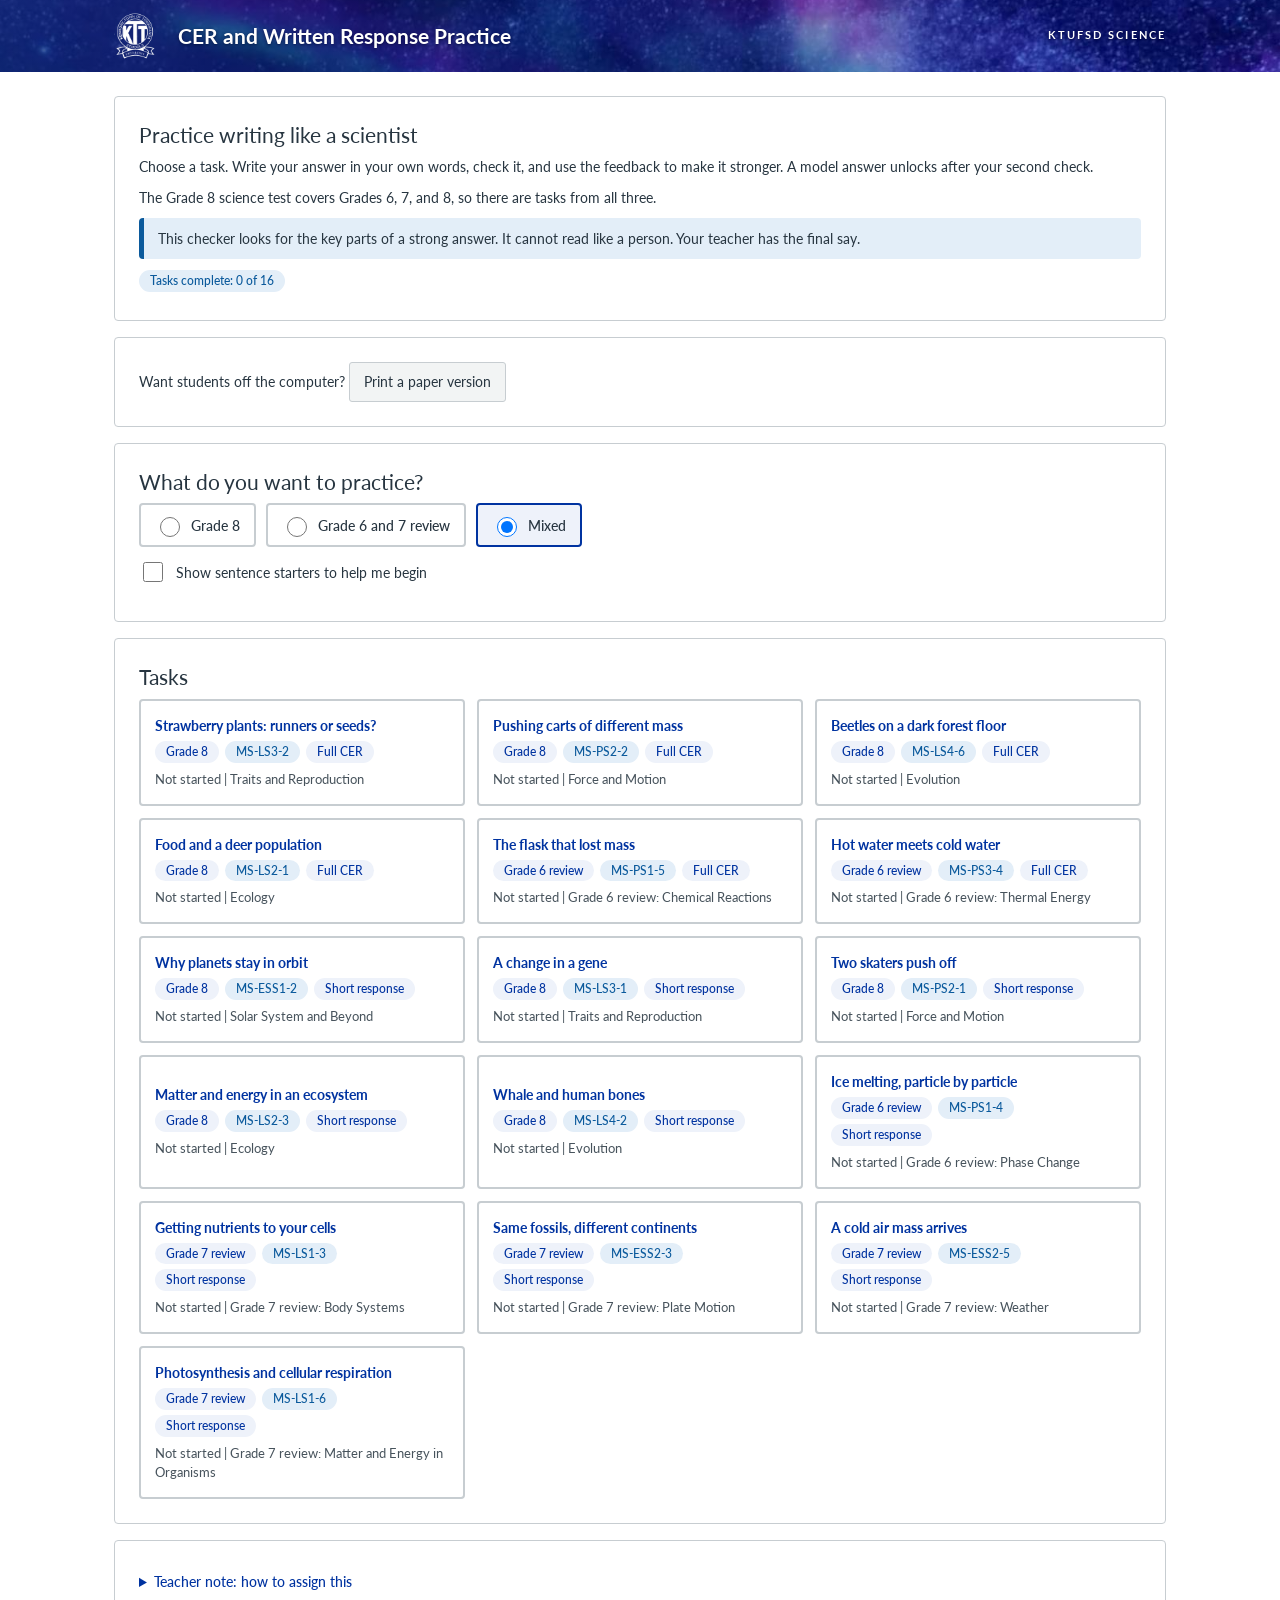
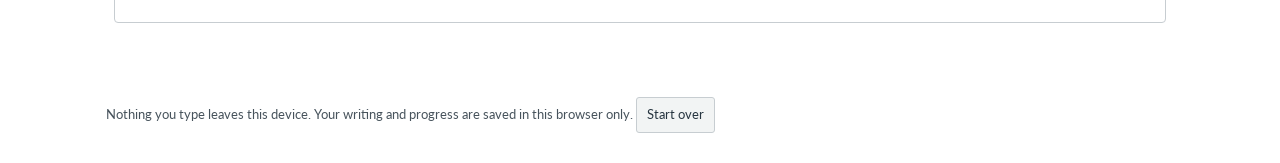
<file: apps/grade-8/cer-practice.html>
<!DOCTYPE html>
<html lang="en">
<head><meta name="robots" content="noindex"><!--fs-scaled-->
<meta charset="utf-8">
<meta name="viewport" content="width=device-width, initial-scale=1">
<title>CER and Written Response Practice</title>
<link rel="stylesheet" href="https://fonts.googleapis.com/css2?family=Lato:ital,wght@0,400;0,700;1,400&family=Carlito:ital,wght@0,400;0,700;1,400;1,700&display=swap">
<style>
:root{--bg:#F5F5F5;--ink:#273540;--muted:#4F4A5C;--mast:#0033A0;--lav:#0E68B3;--lav-deep:#0033A0;--lav-soft:#EEF2FA;--blue:#0E68B3;--blue-ink:#0B5A9C;--blue-soft:#E3EEF8;--line:#C7CDD1;--card:#fff;--ok:#1F6B3A;--ok-soft:#E1F1E6;--warn:#8A4B00;--warn-soft:#FBEBD3;--font:"Lato","Lato Extended","Helvetica Neue",Helvetica,Arial,sans-serif}
*{box-sizing:border-box}
html{-webkit-text-size-adjust:100%}
body{margin:0;background:var(--bg);color:var(--ink);font-family:var(--font);font-size:14px;line-height:1.6;overflow-x:hidden}
button,input,select,textarea{font:inherit;color:inherit}
:focus-visible{outline:3px solid var(--blue-ink);outline-offset:2px}
.sr-only{position:absolute;width:1px;height:1px;overflow:hidden;clip:rect(0 0 0 0);white-space:nowrap}
.mast{background:var(--mast);color:#fff}
.mast .in{max-width:1100px;margin:0 auto;padding:14px 16px;display:flex;justify-content:space-between;align-items:center;gap:12px;flex-wrap:wrap}
.mast h1{font-size:1.25rem;margin:0;font-weight:600;letter-spacing:.2px}
.mast .org{font-size:.9rem;color:#FFFFFF}
.wrap{max-width:1100px;margin:0 auto;padding:20px 16px 40px}
.card{background:var(--card);border:1px solid var(--line);border-radius:4px;padding:18px 20px;margin:0 0 16px}
.card h2{margin:0 0 8px;font-size:1.2rem;color:var(--lav-deep)}
.card h3{margin:14px 0 6px;font-size:1.02rem;color:var(--blue-ink)}
p{margin:0 0 10px}
ul,ol{margin:0 0 10px;padding-left:1.3em}
li{margin-bottom:4px}
.btn{display:inline-block;border:2px solid var(--lav-deep);background:var(--lav-deep);color:#fff;border-radius:4px;padding:9px 16px;cursor:pointer;font-weight:500;min-height:44px}
.btn:hover{background:#3C3169}
.btn.alt{background:#fff;color:var(--lav-deep)}
.btn.alt:hover{background:var(--lav-soft)}
.btn.sm{padding:4px 10px;min-height:36px;font-size:.9rem}
.btn:disabled{opacity:.5;cursor:not-allowed}
.row{display:flex;gap:10px;flex-wrap:wrap;align-items:center}
.chip{display:inline-block;background:var(--lav-soft);color:var(--lav-deep);border-radius:99px;padding:2px 11px;font-size:.85rem;font-weight:500;margin:0 6px 4px 0}
.chip.blue{background:var(--blue-soft);color:var(--blue-ink)}
.bar{height:14px;background:var(--lav-soft);border-radius:99px;overflow:hidden;border:1px solid var(--line)}
.bar>i{display:block;height:100%;background:var(--lav-deep);width:0;transition:width .3s}
textarea,input[type=text],input[type=date],input[type=number],select{background:#fff;border:2px solid #000;border-radius:4px;padding:8px 10px;width:100%}
input[type=number]{width:auto}
textarea{resize:vertical;min-height:90px}
label{font-weight:500}
.foot{max-width:1100px;margin:0 auto;padding:10px 16px 30px;color:var(--muted);font-size:.9rem}
.note{background:var(--blue-soft);border-left:5px solid var(--blue-ink);border-radius:4px;padding:10px 14px;margin:10px 0}
.warnbox{background:var(--warn-soft);border-left:5px solid var(--warn);border-radius:4px;padding:10px 14px;margin:10px 0}
table{border-collapse:collapse;max-width:100%}
th,td{border:1px solid var(--line);padding:6px 10px;text-align:left}
th{background:var(--lav-soft);color:var(--lav-deep)}
details>summary{cursor:pointer;font-weight:500;color:var(--lav-deep);padding:6px 0}
@media (max-width:600px){.card{padding:14px}.wrap{padding:14px 12px 30px}}

.filters{display:flex;gap:10px;flex-wrap:wrap}
.filters label{display:flex;align-items:center;gap:8px;border:2px solid var(--line);background:#fff;border-radius:4px;padding:8px 14px;cursor:pointer;font-weight:500;min-height:44px}
.filters input{width:20px;height:20px}
.filters label:has(input:checked){border-color:var(--lav-deep);background:var(--lav-soft)}
.tasklist{display:grid;grid-template-columns:repeat(auto-fill,minmax(300px,1fr));gap:12px}
.taskbtn{text-align:left;background:#fff;border:2px solid var(--line);border-radius:4px;padding:14px;cursor:pointer;width:100%}
.taskbtn:hover{border-color:var(--lav-deep);background:#FBFAFD}
.taskbtn b{display:block;margin-bottom:4px;color:var(--lav-deep)}
.taskbtn .st{font-size:.9rem;color:var(--muted);margin-top:4px}
.crit{list-style:none;padding:0;margin:10px 0}
.crit li{display:flex;gap:10px;padding:8px 0;border-bottom:1px solid var(--line)}
.crit .ic{flex:none;font-weight:700;width:1.5em;font-size:1.1rem}
.crit li.ok .ic{color:var(--ok)}
.crit li.no .ic{color:var(--warn)}
.band{border-left:6px solid;border-radius:4px;padding:10px 14px;margin:10px 0}
.band .tag{display:block;font-size:.8rem;font-weight:700;letter-spacing:.8px;text-transform:uppercase;margin-bottom:2px}
.b-c{background:var(--blue-soft);border-color:var(--blue-ink)}
.b-c .tag{color:var(--blue-ink)}
.b-e{background:var(--lav-soft);border-color:var(--lav-deep)}
.b-e .tag{color:var(--lav-deep)}
.b-r{background:#F1E9D6;border-color:#7A5A12}
.b-r .tag{color:#5C4308}
.stepnum{display:inline-block;background:var(--lav-deep);color:#fff;border-radius:99px;min-width:28px;height:28px;text-align:center;line-height:28px;margin-right:8px;font-weight:600}
.starter{background:#FBFAFD;border:1px dashed var(--lav);border-radius:4px;padding:6px 10px;margin:6px 0;font-size:.95rem}
.qwopts{display:grid;gap:8px;margin:10px 0}
.qwopt{text-align:left;background:#fff;border:2px solid var(--line);border-radius:4px;padding:10px 14px;cursor:pointer;min-height:44px;width:100%}
.qwopt:hover{border-color:var(--lav-deep)}
.qwopt.right{border-color:var(--ok);background:var(--ok-soft)}
.qwopt.right::after{content:"  \2713  Correct"}
.qwopt.wrong{border-color:var(--warn);background:var(--warn-soft)}
.qwopt.wrong::after{content:"  \25CB  Not quite"}
.q{font-size:1.1rem;font-weight:500;margin:0}
.graphbox{max-width:640px}
.graphbox svg{width:100%;height:auto;background:#fff;border:1px solid var(--line);border-radius:4px}
.tblwrap{overflow-x:auto}
.selfchk label{display:flex;gap:10px;align-items:flex-start;font-weight:400;margin-bottom:6px}
.selfchk input{width:20px;height:20px;flex:none;margin-top:3px}
.lock{color:var(--muted);font-style:italic}
.hide{display:none}
.nav{display:flex;justify-content:space-between;gap:10px;flex-wrap:wrap;margin-bottom:12px}
@media print{.mast .btn,.btn,.nav,.foot button{display:none}}
</style>
<style id="paper-css">
/* ===== Paper version (printable worksheet view, burple look, Calibri, 6-8 grade band) ===== */
#paper[hidden]{display:none!important}
body.paper-on{background:#8a8f94}
body.paper-on .mast,body.paper-on #app,body.paper-on .foot{display:none!important}
body.paper-on #paper{display:block}
.paper{font-family:Calibri,Carlito,"Lato",Arial,sans-serif;font-size:10.5pt;line-height:1.3;color:#1A160D;padding:16px 12px 40px}
.paper,.paper *{box-sizing:border-box;-webkit-print-color-adjust:exact;print-color-adjust:exact}
.paper .ptools{max-width:8.5in;margin:0 auto 12px;display:flex;gap:10px;flex-wrap:wrap;align-items:center;color:#fff;font-size:11pt}
.paper .ptools .btn{min-height:40px;text-decoration:none}
.paper .pdoc{background:#fff;max-width:8.5in;margin:0 auto;padding:.35in .5in;box-shadow:0 2px 10px rgba(0,0,0,.45)}
.paper h1,.paper h2,.paper h3{font-family:inherit;font-weight:700;letter-spacing:0;line-height:1.25;margin:0 0 3px;text-shadow:none}
.paper h2{font-size:13pt;color:#6B9BCC;border-bottom:1px solid #6B9BCC;padding:0 0 2px;margin:6px 0 3px}
.paper h3{font-size:10.5pt;color:#7B6BAF;border:0;padding:0}
.paper p{margin:0 0 4px}
.paper ul{margin:0 0 4px;padding-left:1.3em;font-size:10pt}
.paper li{margin-bottom:1px}
.paper .pbar{background:#6B9BCC;color:#fff;padding:3px 14px;margin:0 0 2px;border:0;break-inside:avoid;page-break-inside:avoid}
.paper .pbar .l1{font-size:14pt;font-weight:700;line-height:1.25}
.paper .pbar .l2{font-size:10pt;font-weight:400;line-height:1.25;white-space:pre-wrap;margin-top:1px}
.paper .pchips{display:flex;gap:2px;margin:2px 0 4px;break-inside:avoid;page-break-inside:avoid}
.paper .pchip{flex:1 1 0;background:#E4DFEF;text-align:center;padding:3px 6px;border:0}
.paper .pchip .cl{font-size:9pt;font-weight:700;color:#7B6BAF;line-height:1.2}
.paper .pchip .cv{font-size:9pt;font-weight:700;color:#1A160D;line-height:1.2;margin-top:1px}
.paper .pname{margin:2px 0 6px;font-size:10.5pt;white-space:nowrap;color:#1A160D}
.paper .pdirs{font-size:10pt;margin:0 0 6px}
.paper .pdir{font-size:10pt;font-weight:400}
.paper .ptag{font-size:10pt;margin:0 0 3px}
.paper .ptask,.paper .pshort{margin:0 0 8px}
.paper .pq{margin:5px 0}
.paper .pq b,.paper .plabel b,.paper .pshort .pdir b{color:#7B6BAF}
.paper .pavoid,.paper .pblock,.paper .pcheck,.paper .pshort,.paper .pq{break-inside:avoid;page-break-inside:avoid}
.paper .plabel{margin:0 0 2px}
.paper .pcall{background:#E4DFEF;border:1px solid #E4DFEF;border-left:3px solid #7B6BAF;padding:2px 8px;font-size:10pt}
.paper .pcall b{color:#7B6BAF}
.paper .pstart{font-size:10pt;margin:0 0 3px}
.paper .wbox{background:#fff;border:1px solid #000;width:100%}
.paper .pblock{margin:0 0 6px}
.paper table{border-collapse:collapse;width:auto;max-width:100%;margin:0 0 5px;font-size:10pt}
.paper caption{caption-side:top;text-align:left;font-weight:700;padding:0 0 2px;color:#1A160D}
.paper th,.paper td{border:1px solid #CCCCCC;padding:2px 7px;text-align:left;background:#fff;color:#1A160D;font-weight:400;font-size:10pt}
.paper th{background:#D6E5F2;color:#6B9BCC;font-weight:700}
.paper td.plbl,.paper td.term{background:#D6E5F2;color:#1A160D;font-weight:700}
.paper .pgraph{margin:4px 0 5px}
.paper .pgraph svg{display:block;width:100%;max-width:4.6in;height:auto;background:#fff;border:1px solid #CCCCCC;margin:0 0 4px}
.paper .ptick{display:flex;gap:8px;align-items:flex-start;font-size:10pt;margin:0 0 2px}
.paper .pcheck h3{color:#7B6BAF}
.paper .tick{flex:none;display:inline-block;width:10px;height:10px;border:1px solid #000;margin-top:3px;background:#fff}
.paper .popt{margin:0 0 2px;padding-left:1.8em;text-indent:-1.8em;color:#1A160D;font-size:10pt}
.paper .popt b{color:#1A160D}
.paper .pkey,.paper .pkey p,.paper .pkey li{font-size:10pt}
.paper .pkey h3{font-size:13pt;color:#6B9BCC;border-bottom:1px solid #6B9BCC;padding-bottom:2px;margin:6px 0 3px;break-after:avoid;page-break-after:avoid}
.paper .pkey b{color:#7B6BAF}
.paper .pkey b.pans{color:#1A160D}
.paper .pkey .pcall{margin:0 0 4px}
.paper .pkitem{margin:0 0 6px;padding-bottom:4px;border-bottom:1px solid #E3DACB;break-inside:auto;page-break-inside:auto}
.paper .pkitem p,.paper .pkitem li,.paper .pkline,.paper .pkitem .pavoid,.paper .pkitem .pcall{break-inside:avoid;page-break-inside:avoid}
.paper .pforce{break-before:page;page-break-before:always}
.paper .ptask:not(.pspan) .pcont,.paper .ptask:not(.pspan) .ptwo,.paper .ptask.pspan .pone{display:none}
.paper .ppage2 .pcont,.paper .ppage2 .pblock{break-after:avoid;page-break-after:avoid}
.paper.pmeasure .pdoc{padding:0;max-width:none;width:7.5in;margin:0;box-shadow:none}
.paper .pcont{break-after:avoid;page-break-after:avoid}
.paper .ptask:not(.pvb) .pthree{display:none}
.paper .ptask.pvb .ptwo{display:none}
.paper .pshort{margin:0 0 5px}
.paper .pshort h2{margin:3px 0 2px}
.paper .pshort .popt{margin:0 0 1px}
@page{size:letter;margin:0.35in 0.5in 0.5in 0.5in;@bottom-center{content:counter(page);font-family:Calibri,Carlito,Arial,sans-serif;font-size:9pt;color:#666666;border-top:1px solid #E3DACB;width:7.5in;padding-top:2px;vertical-align:top}}
@media print{
 html,body.paper-on{background:#fff!important}
 body.paper-on .paper{padding:0}
 body.paper-on .paper .pdoc{box-shadow:none;padding:0;max-width:none;margin:0}
 body.paper-on .paper .ptools{display:none!important}
 .paper .pbreak{break-before:page;page-break-before:always}
}
@media screen{.paper:not(.pmeasure) .pbreak:not(tr),.paper:not(.pmeasure) .pforce:not(tr){margin-top:.5in;border-top:2px dashed #999;padding-top:.25in}}
</style>
<style id="canvas-theme">
/* KTUFSD Canvas look. Values read from ktufsd.instructure.com on 2026-11-14.
   Screen body text is 14px (Canvas uses 16px; Mary Beth asked for smaller). Paper views set their own 12pt. */
:root{--bg:#FFFFFF;--ink:#273540;--muted:#47535C;--mast:#0033A0;--lav:#0E68B3;--lav-deep:#0033A0;--lav-soft:#EEF2FA;--blue:#0E68B3;--blue-ink:#0B5A9C;--blue-soft:#E3EEF8;--line:#C7CDD1;--white:#fff;--card:#fff;
--font:"Lato","Lato Extended","Helvetica Neue",Helvetica,Arial,sans-serif}
html{font-size:87.5%}
body{font-family:var(--font);font-size:14px;line-height:1.5;color:#273540;background:#fff}
a{color:#0E68B3}
h1,h2,h3,h4{color:#273540;letter-spacing:0}
h2,.card h2{font-size:1.5rem;font-weight:400;line-height:1.3;color:#273540}
h3,.card h3{font-size:1.125rem;font-weight:700;color:#273540}
.mast{background-color:#0033A0;background-image:linear-gradient(90deg,rgba(0,24,90,.62),rgba(0,24,90,.18)),url([data-uri]);background-size:cover;background-position:center;color:#fff}
.mast .in{min-height:72px;padding:12px 24px;justify-content:flex-start;gap:8px 16px}
.mast .in::before{content:"";flex:0 0 48px;width:48px;height:48px;background:url([data-uri]) center/contain no-repeat}
.mast h1{font-size:1.5rem;font-weight:700;letter-spacing:0;line-height:1.2;margin:0;margin-right:auto;color:#fff;text-shadow:0 1px 3px rgba(0,0,40,.6)}
.mast .org{font-size:.75rem;font-weight:700;letter-spacing:.2em;text-transform:uppercase;color:#fff;text-shadow:0 1px 3px rgba(0,0,40,.6)}
.wrap,main{padding:24px 24px 48px}
.card{border:1px solid #C7CDD1;border-radius:4px;padding:24px;box-shadow:none}
.btn{background:#0033A0;color:#fff;border:1px solid #002C88;border-radius:3px;padding:8px 14px;font-size:1rem;font-weight:400;line-height:22px;min-height:40px}
.btn:hover{background:#002C88}
.btn.sec,.btn.ghost,.btn.alt{background:#F2F4F4;color:#273540;border:1px solid #C7CDD1}
.btn.sec:hover,.btn.ghost:hover,.btn.alt:hover{background:#E8EAEC}
textarea,input[type=text],input[type=date],input[type=number],select{border:1px solid #8D959F;border-radius:3px;padding:8px;background:#fff;color:#273540}
th{font-weight:700}
:focus-visible{outline:2px solid #0E68B3;outline-offset:2px}
@media (max-width:768px){.wrap,main{padding:16px 12px 40px}.card{padding:16px}.mast .in{padding:10px 12px;min-height:60px}.mast .in::before{flex-basis:38px;width:38px;height:38px}.mast h1{font-size:1.25rem}.mast .org{display:none}}
/* Anything printed follows the burple skill: Calibri, 6-8 band sizes, page-number footer. Paper views (body.paper-on) carry their own burple rules. */
@media print{
.mast{background:#6B9BCC !important;background-image:none !important;color:#fff;position:static;-webkit-print-color-adjust:exact;print-color-adjust:exact}
.mast .in{min-height:0;padding:6px 14px}
.mast .in::before{display:none}
.mast h1{color:#fff !important;font-size:14pt;text-shadow:none;font-family:Calibri,Carlito,"Lato",Arial,sans-serif}
.mast .org{display:inline;color:#fff !important;font-size:10pt;font-weight:400;letter-spacing:0;text-transform:none;text-shadow:none}
body:not(.paper-on){font-family:Calibri,Carlito,"Lato",Arial,sans-serif;color:#1A160D;font-size:10.5pt;line-height:1.35}
body:not(.paper-on) h2,body:not(.paper-on) .card h2{font-size:13pt;font-weight:700;color:#6B9BCC;border-bottom:1.5px solid #6B9BCC;padding-bottom:2px}
body:not(.paper-on) h3,body:not(.paper-on) .card h3{font-size:11pt;font-weight:700;color:#7B6BAF}
body:not(.paper-on) th{background:#D6E5F2 !important;color:#6B9BCC;font-size:10pt;-webkit-print-color-adjust:exact;print-color-adjust:exact}
body:not(.paper-on) th,body:not(.paper-on) td{border-color:#CCCCCC}
body:not(.paper-on) a{color:#1A160D}
}
</style>
</head>
<body>
<script id="student-copy">/* Public student copy: the teacher answer key is not offered here. Teachers get it from the science hub. */
(function(){function fixHash(){if(/^#paper-key/.test(location.hash)){try{history.replaceState(null,'',location.pathname+location.search+location.hash.replace('#paper-key','#paper'))}catch(e){location.hash=location.hash.replace('#paper-key','#paper')}}}
fixHash();window.addEventListener('hashchange',fixHash,true);
function hide(){var els=document.querySelectorAll('label,a,button');for(var i=0;i<els.length;i++){var e=els[i];if(/answer key/i.test(e.textContent||'')&&e.textContent.length<120){var c=e.querySelector&&e.querySelector('input[type=checkbox]');if(c)c.checked=false;e.style.display='none';if(e.htmlFor){var t=document.getElementById(e.htmlFor);if(t){t.checked=false;t.style.display='none'}}}}
var ks=document.querySelectorAll('input[type=checkbox][id*="Key"],input[type=checkbox][id*="key"]');for(var j=0;j<ks.length;j++){ks[j].checked=false;ks[j].style.display='none'}}
new MutationObserver(hide).observe(document.documentElement,{childList:true,subtree:true});document.addEventListener('DOMContentLoaded',hide)})();</script>
<script id="paper-docs">window.PAPER_DOCS={"student": {"all": "https://docs.google.com/document/d/1om6kZXeIXN8qbElUbEDxIuyFK2i_ESQeo3zd8InnIAU/edit"}, "key": {}};</script>
<header class="mast"><div class="in"><h1>CER and Written Response Practice</h1><span class="org">KTUFSD Science</span></div></header>
<main class="wrap" id="app"></main>
<div class="foot">Nothing you type leaves this device. Your writing and progress are saved in this browser only. <button class="btn alt sm" id="startover" type="button">Start over</button></div>
<div id="paper" class="paper" hidden></div>
<script>
/*DATA-START*/
const STOPW = new Set("that this with from have they them then than were been being will would could should there their what when where which while about into just also because very more most some such only each other over under your you and the for are was has had its not but can out our one two all any".split(" "));
function norm(t){
  t=String(t||"").toLowerCase().replace(/[’']/g,"").replace(/²/g,"2").replace(/(\d),(?=\d{3}\b)/g,"$1");
  t=t.replace(/[.!?;:]+(?=\s|$)/g," | ").replace(/[^a-z0-9.%|\s\/]/g," ").replace(/\s+/g," ").trim();
  return " "+t+" ";
}
function wordsOf(t){return (norm(t).match(/[a-z]+/g)||[])}
function nWords(t){return (String(t||"").trim().match(/\S+/g)||[]).length}
function termHit(n,term){return new RegExp("\\b"+term).test(n)}
function groupHit(n,group){return group.some(t=>termHit(n,t))}
function altsHit(n,alts){return alts.some(groups=>groups.every(g=>groupHit(n,g)))}
function numsFound(text,vals){
  const nums=(norm(text).match(/\d+(?:\.\d+)?/g)||[]).map(parseFloat);
  const found=new Set();
  vals.forEach(v=>{if(nums.indexOf(v)>=0)found.add(v)});
  return found.size;
}
const CONN="(because|so |therefore|this shows|this means|which means|as a result|this is why|that is why|this explains|since |due to|which is why|this is due|thus|that means|explains why|shows that|this supports|leads to|causes|caused)";
function critResult(met,label,hint){return {met:!!met,label,hint}}
function evalClaim(task,text){
  const r=task.cer.claim;
  return critResult(altsHit(norm(text),r.alts),"My claim answers the question.",r.hint);
}
function evalEvidence(task,text){
  const r=task.cer.evidence;
  const k=numsFound(text,r.nums);
  return critResult(k>=r.min,"My evidence uses specific numbers from the data.",r.hint+(k>0&&k<r.min?" You have "+k+" so far. Try to use at least "+r.min+" different values.":""));
}
function evalReasoning(task,reasoning,claim,evidence){
  const r=task.cer, n=norm(reasoning);
  const concept=critResult(altsHit(n,r.concept.alts),"My reasoning names the science idea.",r.concept.hint);
  const linkOK=new RegExp(CONN).test(n)&&groupHit(n,r.link.ev)&&groupHit(n,r.link.cl);
  let lh=r.link.hint;
  if(!new RegExp(CONN).test(n))lh="Add a linking word such as because, so, or this shows. "+lh;
  const link=critResult(linkOK,"My reasoning links my evidence to my claim.",lh);
  const prev=new Set(wordsOf(claim+" "+evidence));
  const cw=wordsOf(reasoning).filter(w=>w.length>3&&!STOPW.has(w));
  const fresh=cw.filter(w=>!prev.has(w)).length;
  const ratio=cw.length?fresh/cw.length:0;
  const novel=critResult(concept.met&&ratio>=0.3,"My reasoning adds a science idea instead of repeating my claim or data.","Your reasoning mostly repeats what you already wrote. Add the science idea that explains why the data lead to your claim.");
  return {concept,link,novel};
}
function misconceptions(task,text){
  const n=norm(text), out=[];
  (task.miscon||[]).forEach(m=>{if(new RegExp(m.re).test(n))out.push(m.hint)});
  return out;
}
function evalShort(task,text){
  const n=norm(text);
  return task.crit.map(c=>critResult(altsHit(n,c.alts),c.label,c.hint));
}
/* Task data. Terms are regex fragments matched at a word start on normalized text. */
const TASKS=[
{
 id:"tr1",kind:"cer",grade:"8",pe:"MS-LS3-2",unit:"Traits and Reproduction",
 title:"Strawberry plants: runners or seeds?",
 scenario:"A gardener grows new strawberry plants from one parent plant in two ways. Group A plants grow from runners, which are stems that grow new plants without seeds (asexual reproduction). Group B plants grow from seeds made when the parent plant was pollinated by a second plant (sexual reproduction). After 8 weeks she measured the height of six plants in each group. This is a scenario with made-up data.",
 table:{caption:"Plant height after 8 weeks (cm)",head:["Plant","Group A: runners","Group B: seeds"],rows:[["1","24","18"],["2","24","26"],["3","25","31"],["4","24","22"],["5","24","35"],["6","25","27"]]},
 question:"Which kind of reproduction produces offspring that are more different from each other? Use the data to support your answer and explain why.",
 starters:{claim:"I claim that ...",evidence:"The data show that ... For example, ...",reasoning:"This evidence supports my claim because ... The science idea is ..."},
 cer:{
  claim:{alts:[[["\\bsexual","seed"],["more vari","more differ","more divers","vary more","varies more","greater vari","most vari","less alike","not alike","unique","wider range","different from each other","differ more","variety"]],[["asexual","runner"],["identical","same","alike","similar","clone","less vari","little vari","nearly","almost","exact"]]],hint:"State which kind of reproduction (sexual with seeds, or asexual with runners) and how much the offspring differ from each other."},
  evidence:{nums:[24,25,18,35,31,26,22,27,1,17],min:3,hint:"Use numbers from the table, such as the heights of the runner plants and the heights of the seed plants, with units (cm)."},
  concept:{alts:[[["gene","genetic","dna","trait"],["one parent","single parent","two parents","both parents","each parent","two plants","different parents","copy","combin","mix","shuffle","same genes","same genetic","identical genes","identical dna","from a second"]]],hint:"Explain where the offspring get their genes. Think about how many parents each kind of reproduction uses and what happens to the genes."},
  link:{ev:["runner","seed","cm","tall","height","range","plant","data","measure","group"],cl:["vari","differ","alike","identical","same","similar","divers","unique"],hint:"Connect the heights you cited to the idea that the offspring are alike or different."}
 },
 miscon:[
  {re:"\\b(asexual|runner)[^|]*(more vari|more differ|more divers|vary more|varies more|greater vari)",hint:"Check the direction. The runner plants (asexual) were almost the same height. The seed plants (sexual) were the ones that varied more."},
  {re:"\\bsexual[^|]*(one parent|single parent|1 parent)",hint:"Sexual reproduction uses two parents. Asexual reproduction uses one."},
  {re:"\\basexual[^|]*(two parents|both parents|2 parents)",hint:"Asexual reproduction uses only one parent. That is why the offspring are nearly identical to it."}
 ],
 model:{claim:"Sexual reproduction, shown by the seed plants, produces offspring that are more different from each other than asexual reproduction, shown by the runner plants.",evidence:"The six runner plants were all 24 cm or 25 cm tall, a range of only 1 cm. The six seed plants ranged from 18 cm to 35 cm tall, a range of 17 cm.",reasoning:"Runner plants have only one parent, so they get a copy of the same genes and have nearly identical traits. Seed plants get genes from two parents, and those genes combine in a new way in each offspring. This is why the seed plants vary more in height."}
},
{
 id:"fm1",kind:"cer",grade:"8",pe:"MS-PS2-2",unit:"Force and Motion",
 title:"Pushing carts of different mass",
 scenario:"A student pushes lab carts of different masses along a smooth track. Each cart is pushed with the same net force of 6 newtons, and a motion sensor measures how fast its speed changes (its acceleration). This is a scenario with made-up data.",
 table:{caption:"Acceleration of carts pushed with a 6 N net force",head:["Mass of cart (kg)","Acceleration (m/s2)"],rows:[["0.5","12.0"],["1.0","6.0"],["2.0","3.0"],["3.0","2.0"]]},
 question:"How does the mass of an object affect its acceleration when the same net force is applied? Use the data to support your answer and explain why.",
 starters:{claim:"I claim that as the mass of an object increases, ...",evidence:"In the table, a cart with a mass of ... had an acceleration of ... and a cart with a mass of ...",reasoning:"This evidence supports my claim because ... The science idea is ..."},
 cer:{
  claim:{alts:[[["mass","heavier","heavy","bigger","larger","greater mass","more mass"],["decreas","less","smaller","lower","slower","drop","goes down","go down","reduc","inverse","slow"]],[["lighter","smaller mass","less mass","low mass","lower mass"],["more accelerat","greater accelerat","faster","speeds up","higher accelerat","bigger accelerat","larger accelerat","accelerates more"]]],hint:"Say how acceleration changes as mass changes when the force stays the same."},
  evidence:{nums:[0.5,12,1,6,2,3],min:3,hint:"Use values from the table, such as the mass of a cart and its acceleration, with units (kg and m/s2)."},
  concept:{alts:[[["force","push","newton"],["harder to accelerate","harder to speed","harder to move","harder to change","inertia","resist","second law","f ?ma\\b","force equals mass","force divided","force is divided","inversely","a f ?/ ?m","acceleration depends","acceleration is determined","acceleration equals","more force is needed","needs more force","more mass","greater mass","larger mass","bigger mass","heavier"]]],hint:"Name the science idea. How are net force, mass, and acceleration related? Think about Newton's second law."},
  link:{ev:["kg","cart","data","table","measure","mass","m/s","12","6","3","2"],cl:["accelerat","speed"],hint:"Connect the numbers you cited to how acceleration changes."}
 },
 miscon:[
  {re:"\\b(more|greater|larger|bigger|increas\\w*|heavier|higher) (mass|weight)[^|]*(more|greater|larger|bigger|higher|increas\\w*) accelerat",hint:"Check the direction in the table. When the mass went up, the acceleration went down."},
  {re:"\\b(heavier|more mass|greater mass)[^|]*(falls|speeds up) faster",hint:"Here the force stays the same. A larger mass gets less acceleration from the same force."}
 ],
 model:{claim:"When the same net force is applied, an object with more mass has less acceleration.",evidence:"The 0.5 kg cart had an acceleration of 12.0 m/s2. When the mass doubled to 1.0 kg, the acceleration dropped to 6.0 m/s2, and the 3.0 kg cart accelerated at only 2.0 m/s2.",reasoning:"Acceleration depends on both net force and mass. Because every cart got the same 6 N force, the cart with more mass was harder to accelerate. This matches Newton's second law, where acceleration equals net force divided by mass."}
},
{
 id:"ev1",kind:"cer",grade:"8",pe:"MS-LS4-6",unit:"Evolution",
 title:"Beetles on a dark forest floor",
 scenario:"A forest floor is covered with dark brown soil and leaf litter. A population of beetles on the forest floor has two colors, green and brown. Color is an inherited trait. Birds hunt the beetles by sight. Scientists counted the beetles in every generation and recorded the percent that were brown. This is a scenario with made-up data.",
 graph:{title:"Percent of beetles that are brown",xLabel:"Generation",yLabel:"Brown beetles (%)",xs:[0,1,2,3,4,5,6],series:[{name:"Brown beetles",ys:[20,28,40,52,63,72,78]}],yMin:0,yMax:100,unit:"%"},
 question:"Use the graph to explain why the percent of brown beetles changed over time.",
 starters:{claim:"I claim that the percent of brown beetles ...",evidence:"The graph shows that in generation 0 about ... % of the beetles were brown, and by generation 6 about ... %.",reasoning:"This evidence supports my claim because ... The science idea is ..."},
 cer:{
  claim:{alts:[[["brown"],["more common","increas","rose","grew","went up","higher","greater","surviv","selected","advantage","better","most","majority"]],[["natural selection"],["brown","color","surviv"]]],hint:"Say what happened to the percent of brown beetles over the generations."},
  evidence:{nums:[20,28,40,52,63,72,78,80,22,6],min:2,hint:"Use values from the graph, such as the percent of brown beetles at the start and at the end, with the generation numbers."},
  concept:{alts:[[["camouflag","blend","hard to see","harder to see","less visible","not eaten","eaten less","avoid","surviv","survival","predator","bird","escape","hidden","hide"],["reproduc","offspring","babies","pass","inherit","genes","trait","parents","more young","had more","produced more","breed"]],[["natural selection"],["surviv","reproduc","pass","offspring","camouflag"]]],hint:"Explain what the brown color did for the beetles and what happened to the trait in the next generation. Think about survival and reproduction."},
  link:{ev:["generation","percent","%","graph","data","increas","rose","from","by generation","20","78","beetle","bird","soil","dark","color","brown","green","eaten","surviv","fewer","more"],cl:["brown","common","surviv","trait","green","spread","increas"],hint:"Connect the change in percent to why brown beetles became more common."}
 },
 miscon:[
  {re:"\\b(beetles?|they) (changed|turned|became|made themselves|changed their) (color|colour|brown)|changed (their )?colou?r|(decided|wanted|needed) to (be|become|turn|change)|on purpose|adapted (themselves )?to (become|turn)",hint:"Individual beetles do not change color to fit in. Brown beetles were more likely to survive and have offspring, so the brown trait became more common."}
 ],
 model:{claim:"The percent of brown beetles increased because brown beetles were more likely to survive and reproduce on the dark forest floor.",evidence:"In generation 0, 20% of the beetles were brown. By generation 6, 78% were brown, and the percent rose in every generation in between.",reasoning:"Brown beetles are harder for birds to see against dark soil, so more of them survive. Survivors reproduce and pass the brown trait to their offspring. Over many generations this natural selection makes the brown trait more common in the population."}
},
{
 id:"ec1",kind:"cer",grade:"8",pe:"MS-LS2-1",unit:"Ecology",
 title:"Food and a deer population",
 scenario:"A wildlife park counted the deer in its forest each year. A drought in year 4 caused the plants that deer eat to produce much less food. Park workers also estimated the tons of plant food available each year. This is a scenario with made-up data.",
 table:{caption:"Food available and deer population",head:["Year","Plant food available (tons)","Deer in the park"],rows:[["1","880","400"],["2","900","420"],["3","910","430"],["4","400","380"],["5","420","240"],["6","900","330"]]},
 question:"How does the amount of food available affect the size of the deer population? Use the data to support your answer and explain why.",
 starters:{claim:"I claim that when the amount of food ...",evidence:"In year 3 there were ... tons of food and ... deer. In year 5 there were ... tons of food and ... deer.",reasoning:"This evidence supports my claim because ... The science idea is ..."},
 cer:{
  claim:{alts:[[["food","resource"],["decreas","less","fewer","drop","fall","fell","lower","smaller","declin","limit","increas","more","larger","grow","grew","higher","affect","depend","determin","control"]]],hint:"Say how the amount of food affects the number of deer."},
  evidence:{nums:[880,900,910,400,420,380,430,240,330],min:3,hint:"Use numbers from the table, such as tons of food and the number of deer in particular years."},
  concept:{alts:[[["limited","limiting","carrying capacity","resource","food supply","enough food","not enough food","less food","food is","food was","shortage","scarce"],["support","surviv","starv","compet","die","died","death","reproduc","birth","carrying capacity","fewer can","cannot feed","cant feed","sustain","hunger","malnutrition","less to eat","not enough"]]],hint:"Name the science idea. What happens to the number of organisms an ecosystem can support when a resource is limited? Think about survival and reproduction."},
  link:{ev:["ton","food","year","data","table","drought","400","420","910","430","380","240"],cl:["deer","population","number","fewer","decreas","declin","drop"],hint:"Connect the numbers for food to what happened to the deer."}
 },
 miscon:[
  {re:"\\b(less|decreas\\w*|fewer|lower|drop\\w*|reduc\\w*) (food|resources?)[^|]*(more|increas\\w*|grow\\w*|higher|larger) (deer|population)",hint:"Check the direction in the table. When the food dropped in years 4 and 5, the number of deer dropped too."},
  {re:"\\bdeer (moved|left|migrated)[^|]*(all|every)",hint:"The table shows deer counted in the park every year. Use the numbers to say how the population changed."}
 ],
 model:{claim:"When the amount of food decreases, the deer population decreases.",evidence:"In year 3 there were 910 tons of food and 430 deer. When the drought cut the food to 400 tons in year 4, the deer fell to 380, and then to 240 in year 5 when food was still only 420 tons.",reasoning:"Food is a limited resource that organisms need to survive and reproduce. When less food is available, the ecosystem can support fewer deer, so some deer starve or do not reproduce. This is why the deer population dropped after the food supply fell."}
},
{
 id:"cr1",kind:"cer",grade:"6-7",pe:"MS-PS1-5",unit:"Grade 6 review: Chemical Reactions",
 title:"The flask that lost mass",
 scenario:"A student mixed vinegar and baking soda in two identical flasks. Bubbles formed in both flasks. Flask 1 was sealed with a balloon so nothing could leave. Flask 2 was left open. The student measured the mass of each flask and its contents before and after the reaction. This is a scenario with made-up data.",
 table:{caption:"Mass before and after mixing",head:["Setup","Mass before (g)","Mass after (g)"],rows:[["Flask 1, sealed","152.0","152.0"],["Flask 2, open","152.0","150.4"]]},
 question:"The mass of the open flask went down. Was matter destroyed? Use the data to support your answer and explain why.",
 starters:{claim:"I claim that matter was ... because ...",evidence:"The sealed flask had a mass of ... before and ... after. The open flask had ...",reasoning:"This evidence supports my claim because ... The science idea is ..."},
 cer:{
  claim:{alts:[[["not","no","isnt","didnt","wasnt","never"],["destroy","lost","disappear","vanish","gone"]],[["gas","carbon dioxide","co2","bubbles"],["escap","left","float","went into the air","released","got out"]],[["conserv","same","stays the same","stayed the same"],["mass","matter"]]],hint:"Answer the question: say whether matter was destroyed, and where the missing mass went."},
  evidence:{nums:[152,150.4,1.6,0],min:3,hint:"Use the masses from the table, with units (g). Compare the sealed flask to the open flask."},
  concept:{alts:[[["conserv","atoms","rearrang","not created","not destroyed","mass stays","same total mass","closed","sealed","total mass","matter is not","cannot be created","cannot be destroyed"],["gas","carbon dioxide","co2","escap","left","open","air"]]],hint:"Name the science idea. What happens to atoms and total mass in a chemical reaction, and what happened to the gas in the open flask?"},
  link:{ev:["flask","sealed","open","g","gram","mass","before","after","data","table","balloon","150","152"],cl:["destroy","lost","gas","escap","conserv","same","matter","left"],hint:"Connect the masses you cited to where the matter went."}
 },
 miscon:[
  {re:"(?<!no matter )(?<!no mass )\\b(was|were|got|is|are|been) (destroyed|used up|burned up|burnt up|lost forever)|burn(ed|ed up|s)? up|(?<!not )(?<!nt )(?<!no )(disappear|vanish)|turned into nothing",hint:"Matter is not destroyed in a chemical reaction. The atoms are rearranged. Where could the missing 1.6 g have gone in an open flask?"}
 ],
 model:{claim:"No, matter was not destroyed. The open flask lost mass because a gas escaped into the air.",evidence:"The sealed flask had a mass of 152.0 g before and 152.0 g after, so its mass did not change. The open flask went from 152.0 g to 150.4 g, a loss of 1.6 g.",reasoning:"The reaction made a gas, carbon dioxide. In the sealed flask the gas could not leave, so the total mass stayed the same. In the open flask the gas escaped, which explains the missing 1.6 g. This matches the law of conservation of mass: atoms are rearranged, not created or destroyed."}
},
{
 id:"te1",kind:"cer",grade:"6-7",pe:"MS-PS3-4",unit:"Grade 6 review: Thermal Energy",
 title:"Hot water meets cold water",
 scenario:"A student sealed 100 g of cold water in a thin plastic bag and placed it in a cup holding 100 g of hot water. The cup was insulated so little energy was lost to the room. A thermometer in each liquid recorded the temperature every 2 minutes. This is a scenario with made-up data.",
 graph:{title:"Temperature of the hot water and the cold water",xLabel:"Time (minutes)",yLabel:"Temperature (degrees C)",xs:[0,2,4,6,8,10],series:[{name:"Hot water",ys:[80,66,58,53,51,50],dash:false},{name:"Cold water",ys:[20,34,42,47,49,50],dash:true}],yMin:0,yMax:100,unit:" degrees C"},
 question:"What happened to the thermal energy of the hot water and the cold water? Use the graph to support your answer and explain why.",
 starters:{claim:"I claim that thermal energy moved ...",evidence:"The graph shows that the hot water went from ... degrees C to ... degrees C, and the cold water went from ... to ...",reasoning:"This evidence supports my claim because ... The science idea is ..."},
 cer:{
  claim:{alts:[[["thermal energy","heat","energy"],["from (the )?(hot|warm)","hot water (lost|gave|transfer|released|moved|cooled)","(cold|cool|cooler|colder) water (gain|gained|got|absorbed|received|warm)","same temperature","equal temperature","equilibrium","both (reached|ended|became)","hot to cold","hot to the cold","warm to cool","warmer to"]]],hint:"Say which direction the thermal energy moved, from the hot water or to the hot water."},
  evidence:{nums:[80,20,50,66,34,58,42,53,47,51,49,10],min:3,hint:"Use temperatures from the graph, with units (degrees C) and the time if you can."},
  concept:{alts:[[["particle","molecule","kinetic","motion","move faster","moving faster","move slower","moving slower","vibrat","collid","collision"],["hot","warm","cold","cool","transfer","flow","move","energy"]],[["transfer","flows?","moves?","moved","passes","passed","transferred"],["until","equal","same temperature","equilibrium","balanced"],["hotter","warmer","higher temperature","cooler","colder","lower temperature","hot","cold"]]],hint:"Name the science idea. Which way does thermal energy move between objects at different temperatures, and when does it stop? You can also describe what the particles are doing."},
  link:{ev:["degrees","minute","graph","temperature","dropped","rose","fell","data","50","80","20"],cl:["thermal","energy","heat","transfer","moved","flow","hot","cold"],hint:"Connect the temperature changes you cited to the movement of thermal energy."}
 },
 miscon:[
  {re:"\\b(cold|coldness|cool air) (energy )?(moves?|moved|flows?|flowed|goes|went|transfer\\w*|travel\\w*|entered|enters|spread\\w*|into)",hint:"Cold is not something that moves. Thermal energy moves from the warmer object to the cooler object."},
  {re:"\\b(cold|cooler) (water )?(gave|lost|transferred|released) (its )?(thermal )?(energy|heat)",hint:"Check the direction. The cold water gained thermal energy, because its temperature went up."}
 ],
 model:{claim:"Thermal energy moved from the hot water to the cold water until both were at the same temperature.",evidence:"The hot water cooled from 80 degrees C to 50 degrees C in 10 minutes. The cold water warmed from 20 degrees C to 50 degrees C in the same time, and both ended at 50 degrees C.",reasoning:"Thermal energy always moves from a warmer object to a cooler one. The faster-moving particles in the hot water transfer energy to the slower-moving particles in the cold water. The temperatures stopped changing when they were equal, because there was no longer a difference to move energy."}
},
/* ---------- short constructed response ---------- */
{
 id:"s1",kind:"short",grade:"8",pe:"MS-ESS1-2",unit:"Solar System and Beyond",
 title:"Why planets stay in orbit",
 scenario:"All eight planets travel around the Sun on curved paths called orbits. They do not fly off into space in straight lines.",
 question:"Explain why the planets stay in orbit around the Sun.",
 qw:{word:"Explain",options:["List facts about each planet.","Tell what happens and use a science idea to say why it happens.","Draw the shape of an orbit."],ans:1,why:"Explain means tell why or how something happens, using a science idea."},
 starter:"The planets stay in orbit because ...",
 crit:[
  {label:"Names gravity as the force.",alts:[[["gravit"]]],hint:"Name the force that holds the planets in orbit."},
  {label:"Connects the Sun's pull to the planets.",alts:[[["sun","star"],["pull","attract","force","mass","massive","large","strong","hold"]]],hint:"Say what the Sun does to the planets, and why the Sun matters most."},
  {label:"Explains the motion: planets keep moving forward, and the pull bends their path.",alts:[[["moving","motion","inertia","forward","velocity","speed","momentum","straight","travel","sideways","keep going","keeps going"],["curve","bend","orbit","circle","around","path","fall","pulled"]]],hint:"Add what the planets are doing as they move, and how the pull changes their path."}
 ],
 miscon:[{re:"\\b(no gravity (in|out in) space|space has no gravity|gravity (does not|doesnt|isnt) (work|exist) in space)",hint:"Gravity works across space. It is what holds the planets in orbit."},{re:"magnet",hint:"The force that holds planets in orbit is gravity, not magnetism."}],
 model:"The Sun's gravity pulls on each planet. Because the planets are also moving forward, the pull keeps bending their path into a curved orbit instead of letting them fly off in a straight line."
},
{
 id:"s2",kind:"short",grade:"8",pe:"MS-LS3-1",unit:"Traits and Reproduction",
 title:"A change in a gene",
 scenario:"Some people have a change in one gene that affects how their bodies make a protein. As a result, a trait is different from what is usual.",
 question:"Explain how a mutation in a gene can change a trait of an organism.",
 qw:{word:"Explain",options:["Tell what a mutation is in one word.","Tell how or why something happens, using a science idea.","Predict what will happen next year."],ans:1,why:"Explain means tell how or why something happens, step by step, with the science idea."},
 starter:"A mutation can change a trait because ...",
 crit:[
  {label:"Says the mutation changes a gene or DNA.",alts:[[["mutat","change","alter","different","error","mistake"],["gene","dna","genetic"]]],hint:"Say what the mutation changes."},
  {label:"Links the gene to a protein.",alts:[[["protein"]]],hint:"Genes carry instructions for something that the cell builds. Name it."},
  {label:"Links the protein to the trait.",alts:[[["trait","structure","function","appear","color","characteristic","work","different"]]],hint:"Say what changes in the organism when the protein changes."}
 ],
 miscon:[{re:"\\bmutations? (always|only) (is|are|cause|causes) (harm|bad)",hint:"Mutations can be harmful, helpful, or have no effect at all."}],
 model:"A mutation changes the DNA instructions in a gene, which can change the protein that the gene makes. If the protein works differently, the trait it controls can change."
},
{
 id:"s3",kind:"short",grade:"8",pe:"MS-PS2-1",unit:"Force and Motion",
 title:"Two skaters push off",
 scenario:"Two ice skaters stand still facing each other. Skater A pushes on Skater B, and then both skaters glide backward, away from each other.",
 question:"Describe the forces between the two skaters.",
 qw:{word:"Describe",options:["Give your opinion about which skater is stronger.","Give the important details about what is happening.","Explain why ice is slippery."],ans:1,why:"Describe means give the important details or features of what you see or what happens."},
 starter:"When Skater A pushes on Skater B, ...",
 crit:[
  {label:"Says each skater pushes on the other.",alts:[[["push","force","exert"],["each other","both","each skater","pushes back","back on","other skater","second skater","b pushes","skater b also","b also","b exerts","b pushes on a","reaction"]]],hint:"Say what Skater B does in response to the push from Skater A."},
  {label:"Says the forces are equal in size.",alts:[[["equal","same size","same strength","same amount","same force","same magnitude","equally","same as"]]],hint:"Compare how big the two forces are."},
  {label:"Says the forces point in opposite directions.",alts:[[["opposite","opposing","different direction","away from each other","in opposite"]]],hint:"Say which way the two forces point compared to each other."}
 ],
 miscon:[{re:"\\b(only|just) (skater )?a (push|pushes|exert)|(b|skater b) (doesnt|does not|no) (push|force|exert)",hint:"Skater B pushes on Skater A too. Forces always come in pairs."},{re:"\\b(bigger|heavier|more mass|stronger)[^|]*(more|greater|larger|bigger) force",hint:"The two forces are equal even if the skaters have different masses. The masses change how much each skater accelerates."}],
 model:"Skater A pushes on Skater B, and Skater B pushes back on Skater A with a force that is equal in size and opposite in direction. This pair of forces is why both skaters move apart."
},
{
 id:"s4",kind:"short",grade:"8",pe:"MS-LS2-3",unit:"Ecology",
 title:"Matter and energy in an ecosystem",
 scenario:"In a meadow ecosystem, grass is eaten by rabbits, rabbits are eaten by hawks, and decomposers break down dead organisms.",
 question:"Compare how matter and energy move through an ecosystem.",
 qw:{word:"Compare",options:["Tell how two things are alike and how they are different.","Find the answer by doing a calculation.","Name only one fact about each."],ans:0,why:"Compare means tell how two things are alike and different."},
 starter:"Matter in an ecosystem ... but energy ...",
 crit:[
  {label:"Says matter is cycled or reused.",alts:[[["matter","nutrient","atoms","carbon","nitrogen","water"],["cycle","recycl","reused","reuse","again","return","decompos","round and round","over and over"]]],hint:"Say what happens to matter, such as nutrients, in an ecosystem over time."},
  {label:"Says energy flows one way and is not recycled.",alts:[[["energy"],["one way","one direction","flows","sun","sunlight","passes","lost","heat","not recycled","doesnt cycle","goes from","transferred","pass from","is not reused","runs out"]]],hint:"Say what happens to energy, and where it comes from."},
  {label:"Uses a comparing word that shows the difference.",alts:[[["while","but","whereas","however","unlike","on the other hand","in contrast","differ","different","compared","instead","rather than"]]],hint:"Use a word like while, but, or unlike to show how matter and energy are different."}
 ],
 miscon:[{re:"\\benergy (is )?(cycl|recycl|reused|used again)",hint:"Energy is not recycled. It flows through the ecosystem one way, and some leaves as heat. Matter is the part that cycles."}],
 model:"Matter is cycled through an ecosystem, because decomposers return nutrients to the soil for plants to use again. In contrast, energy flows in one direction, from the Sun to producers to consumers, and some is lost as heat at each step."
},
{
 id:"s5",kind:"short",grade:"8",pe:"MS-LS4-2",unit:"Evolution",
 title:"Whale and human bones",
 scenario:"A whale flipper looks very different from a human arm and does a different job. Scientists compared the bones inside each one.",
 question:"Identify one piece of anatomical evidence that shows whales and humans share a common ancestor.",
 qw:{word:"Identify",options:["Write a long paragraph with many examples.","Give a prediction and test it.","Name or point out one specific answer."],ans:2,why:"Identify means name or point out a specific thing. Here it is one piece of evidence."},
 starter:"One piece of evidence is that ...",
 crit:[
  {label:"Names a specific body structure.",alts:[[["bone","flipper","arm","limb","forelimb","hand","fin","skeleton","pelvis","hip","leg","structure"]]],hint:"Name a body part or structure that scientists compared."},
  {label:"Says the structures are similar even though they do different jobs.",alts:[[["similar","same","alike","match","like","comparable","homolog","share","pattern","arrangement"],["bone","structure","arm","flipper","limb","hand","skeleton"]]],hint:"Say how the structures in the two animals compare."},
  {label:"Connects the similarity to a common ancestor.",alts:[[["common ancestor","ancestor","related","evolved from","inherited","descended","came from","share a","relationship","relative"]]],hint:"Say what the similar structures suggest about how the two animals are related."}
 ],
 miscon:[{re:"\\b(turned into|became|humans evolved from whales|whales evolved into|evolved into a (human|whale))",hint:"Whales did not turn into humans. The similar bones show that both came from a shared ancestor that lived long ago."}],
 model:"Whale flippers and human arms have a similar arrangement of bones, which is evidence that both inherited this structure from a common ancestor."
},
{
 id:"s6",kind:"short",grade:"6-7",pe:"MS-PS1-4",unit:"Grade 6 review: Phase Change",
 title:"Ice melting, particle by particle",
 scenario:"An ice cube sits on a table in a warm room. After a while it becomes liquid water.",
 question:"Describe what happens to the particles of water when ice melts.",
 qw:{word:"Describe",options:["Give the important details about what is happening.","Judge whether melting is good or bad.","Calculate how long melting takes."],ans:0,why:"Describe means give the important details of what happens."},
 starter:"When ice melts, the particles ...",
 crit:[
  {label:"Says thermal energy is added to the ice.",alts:[[["thermal energy","heat","energy"],["add","gain","absorb","take","receive","increase","more","warm","from"]]],hint:"Say where the energy comes from and what it does to the ice."},
  {label:"Says the particles move faster or with more energy.",alts:[[["particle","molecule","atom"],["faster","more","move more","vibrat","speed","kinetic"]]],hint:"Say what happens to the motion of the particles."},
  {label:"Says the particles stay close but can slide past each other.",alts:[[["slide","move past","past each other","past one another","flow","stay close","still close","close together","loosen","weaker","break","free","not fixed","fixed positions","no longer locked","leave their"]]],hint:"Describe how the particles are arranged in the liquid compared to the ice."}
 ],
 miscon:[{re:"\\b(particles?|molecules?|atoms?) (melt|melted|shrink|get smaller|disappear|turn into)",hint:"The particles do not melt or change size. What changes is how fast they move and how they are arranged."}],
 model:"Thermal energy is added to the ice, so the water particles move faster. They break out of their fixed positions and slide past one another, but they stay close together as a liquid."
},
{
 id:"s7",kind:"short",grade:"6-7",pe:"MS-LS1-3",unit:"Grade 7 review: Body Systems",
 title:"Getting nutrients to your cells",
 scenario:"After you eat lunch, the nutrients in the food must reach cells all over your body, even in your toes.",
 question:"Explain how the digestive system and the circulatory system work together to supply body cells with nutrients.",
 qw:{word:"Explain",options:["Tell how the two systems work together and why that matters.","Label the organs in each system.","List the names of the two systems only."],ans:0,why:"Explain means tell how or why something happens, using the science idea."},
 starter:"The digestive system ... and then the circulatory system ...",
 crit:[
  {label:"Says the digestive system breaks food down into nutrients.",alts:[[["digest","stomach","intestin","break"],["food","nutrient","sugar","glucose","molecule","small"]]],hint:"Say what the digestive system does to the food."},
  {label:"Says the circulatory system (blood) carries the nutrients.",alts:[[["circulat","blood","heart","vessel","carries","carry","transport","deliver"],["nutrient","sugar","glucose","food","energy","cells"]]],hint:"Say how the nutrients travel around the body."},
  {label:"Says the nutrients reach the cells, which use them.",alts:[[["cells","tissue","throughout","all parts","every part"],["use","energy","need","deliver","reach","get","growth","respir"]]],hint:"Say where the nutrients end up and what happens there."}
 ],
 miscon:[{re:"\\b(stomach|digestive system) (pumps|moves) (the )?blood",hint:"The heart pumps the blood. The digestive system breaks down food."}],
 model:"The digestive system breaks food down into small nutrients that can enter the blood. The circulatory system then carries the blood to all body cells, which use the nutrients for energy and growth."
},
{
 id:"s8",kind:"short",grade:"6-7",pe:"MS-ESS2-3",unit:"Grade 7 review: Plate Motion",
 title:"Same fossils, different continents",
 scenario:"Fossils of the same land reptile, which could not swim across oceans, have been found in South America and in Africa. These continents are now separated by the Atlantic Ocean.",
 question:"Explain how these fossils support the idea that Earth's plates have moved.",
 qw:{word:"Explain",options:["Name the reptile.","Tell how the evidence supports the idea and why.","Describe what the fossil looks like."],ans:1,why:"Explain means tell how or why, connecting the evidence to the idea."},
 starter:"These fossils support plate motion because ...",
 crit:[
  {label:"Says the continents were once connected.",alts:[[["connected","joined","together","one landmass","supercontinent","pangaea","attached","fit","touching","next to each other","same land"]]],hint:"Say how the two continents were arranged when the reptile lived."},
  {label:"Says the animal could not have crossed the ocean.",alts:[[["cannot","could not","couldnt","unable","cant","not able","impossible","would not have"],["ocean","sea","water","swim","cross","walk","travel"]]],hint:"Say why the reptile could not simply have traveled between the continents today."},
  {label:"Says the plates moved the continents apart over time.",alts:[[["moved","drift","apart","separat","split","plates","plate motion","moving"]]],hint:"Say what happened to the continents after that."}
 ],
 miscon:[{re:"\\b(swam across|swam over|flew across|swam from)",hint:"This reptile lived on land and could not cross an ocean. The continents themselves moved."}],
 model:"A land reptile could not swim across a wide ocean, so the continents must have been joined when it lived. Since then, the plates carrying the continents have slowly moved apart."
},
{
 id:"s9",kind:"short",grade:"6-7",pe:"MS-ESS2-5",unit:"Grade 7 review: Weather",
 title:"A cold air mass arrives",
 scenario:"A cold air mass moves toward a region that is covered by a warm air mass. The weather forecast calls for clouds and rain.",
 question:"Describe what happens when a cold air mass meets a warm air mass, and what the weather is like as a result.",
 qw:{word:"Describe",options:["Give the important details of what happens.","Compare winter and summer.","Predict next week's weather."],ans:0,why:"Describe means give the important details of what happens, step by step."},
 starter:"When the cold air mass meets the warm air mass, ...",
 crit:[
  {label:"Says the warm air is pushed up and rises.",alts:[[["warm"],["rise","rises","rising","lifted","pushed up","over","above","on top","forced up"]]],hint:"Say what happens to the warm air."},
  {label:"Says cold air is denser, so it moves under the warm air.",alts:[[["cold","cool","colder"],["dense","denser","heavier","heavy","sink","wedge","underneath","under","below"]]],hint:"Say why the cold air ends up where it does. Compare how dense the two air masses are."},
  {label:"Describes the weather result such as clouds, rain, or storms.",alts:[[["cloud","rain","storm","precipitation","snow","thunder","condens"]]],hint:"Say what the weather is like where the air masses meet."}
 ],
 miscon:[{re:"\\bcold air (rises|goes up|is lighter)",hint:"Cold air is denser than warm air. Warm air is lifted up over it."}],
 model:"The denser cold air pushes under the warm air and forces the warm air to rise. As the warm air rises and cools, water vapor condenses into clouds, and the weather can turn rainy or stormy."
},
{
 id:"s10",kind:"short",grade:"6-7",pe:"MS-LS1-6",unit:"Grade 7 review: Matter and Energy in Organisms",
 title:"Photosynthesis and cellular respiration",
 scenario:"A leaf in sunlight makes sugar. A cell in your muscle uses sugar when you run. Both processes involve the same few substances.",
 question:"Compare photosynthesis and cellular respiration.",
 qw:{word:"Compare",options:["Calculate the amount of sugar produced.","Name only the plant process.","Tell how the two processes are alike and how they are different."],ans:2,why:"Compare means tell how two things are alike and different."},
 starter:"Photosynthesis ... while cellular respiration ...",
 crit:[
  {label:"Tells what goes in and comes out of photosynthesis.",alts:[[["photosynthesis"],["carbon dioxide","co2","water","sunlight","light","glucose","sugar","oxygen"]]],hint:"Name the process and some of the substances it uses or makes."},
  {label:"Tells what goes in and comes out of cellular respiration.",alts:[[["respiration"],["oxygen","glucose","sugar","energy","carbon dioxide","co2","atp"]]],hint:"Name the process and some of the substances it uses or makes."},
  {label:"Shows how they are related or different, such as opposite processes.",alts:[[["opposite","reverse","unlike","while","whereas","but","both","each other","in contrast","however","on the other hand"]]],hint:"Use a comparing word to connect the two processes. How are their inputs and outputs related?"}
 ],
 miscon:[{re:"\\bplants (do not|dont|never) (do )?(respire|respiration)|respiration[^|]*only (at )?night|only (at )?night",hint:"Plants carry out cellular respiration all the time, day and night. They photosynthesize only when there is light."}],
 model:"Photosynthesis uses sunlight, water, and carbon dioxide to make glucose and oxygen, storing energy. Cellular respiration does the opposite: it uses glucose and oxygen to release energy for the cell and produces carbon dioxide and water."
}
];
/*DATA-END*/


/* ====== STORAGE ====== */
const KEY="ktufsd_cer_practice_v1";
function lsGet(){try{const v=localStorage.getItem(KEY);return v?JSON.parse(v):null}catch(e){return null}}
function lsSet(){try{localStorage.setItem(KEY,JSON.stringify(P))}catch(e){}}
let P=lsGet()||{tasks:{},starters:false,filter:"mixed"};
if(!P.tasks)P.tasks={};
function TS(id){return P.tasks[id]||(P.tasks[id]={claim:"",evidence:"",reasoning:"",text:"",qwOK:false,steps:{claim:0,evidence:0,reasoning:0},whole:0,checks:0,shown:false,done:false,self:{}})}
let limitsShown=false;

/* ====== HELPERS ====== */
const app=document.getElementById("app");
function h(tag,attrs,...kids){const e=document.createElement(tag);if(attrs)for(const k in attrs){const v=attrs[k];if(k==="class")e.className=v;else if(k.startsWith("on"))e.addEventListener(k.slice(2),v);else if(v!==false&&v!==null&&v!==undefined)e.setAttribute(k,v===true?"":v)}kids.flat().forEach(c=>{if(c===null||c===undefined||c===false)return;e.appendChild(typeof c==="string"?document.createTextNode(c):c)});return e}
function gradeLabel(t){return t.grade==="8"?"Grade 8":(t.unit.indexOf("Grade 6")===0?"Grade 6 review":"Grade 7 review")}
function filtered(){return TASKS.filter(t=>P.filter==="mixed"||(P.filter==="g8"&&t.grade==="8")||(P.filter==="rev"&&t.grade!=="8"))}
const LIMITS="This checker looks for the key parts of a strong answer. It cannot read like a person. Your teacher has the final say.";

/* ====== GRAPH ====== */
function lineGraph(g){
  const W=600,H=340,L=64,R=24,T=40,B=64,ns="http://www.w3.org/2000/svg";
  const pw=W-L-R,ph=H-T-B;
  const el=(n,a,txt)=>{const e=document.createElementNS(ns,n);for(const k in a)e.setAttribute(k,a[k]);if(txt!==undefined)e.textContent=txt;return e};
  const svg=el("svg",{viewBox:"0 0 "+W+" "+H,role:"img","aria-label":g.title+". A line graph. The data are also in the table below the graph."});
  const x=i=>L+(g.xs.length===1?pw/2:pw*i/(g.xs.length-1));
  const y=v=>T+ph-(v-g.yMin)/(g.yMax-g.yMin)*ph;
  svg.appendChild(el("text",{x:W/2,y:22,"text-anchor":"middle","font-size":"15","font-weight":"600",fill:"#273540"},g.title));
  for(let v=g.yMin;v<=g.yMax;v+=20){
    svg.appendChild(el("line",{x1:L,x2:W-R,y1:y(v),y2:y(v),stroke:"#EEF2FA","stroke-width":"1"}));
    svg.appendChild(el("text",{x:L-8,y:y(v)+4,"text-anchor":"end","font-size":"12",fill:"#273540"},String(v)));
  }
  svg.appendChild(el("line",{x1:L,x2:L,y1:T,y2:T+ph,stroke:"#000","stroke-width":"2"}));
  svg.appendChild(el("line",{x1:L,x2:W-R,y1:T+ph,y2:T+ph,stroke:"#000","stroke-width":"2"}));
  g.xs.forEach((v,i)=>{svg.appendChild(el("text",{x:x(i),y:T+ph+18,"text-anchor":"middle","font-size":"12",fill:"#273540"},String(v)))});
  svg.appendChild(el("text",{x:L+pw/2,y:H-24,"text-anchor":"middle","font-size":"13",fill:"#273540"},g.xLabel));
  const yl=el("text",{x:16,y:T+ph/2,"text-anchor":"middle","font-size":"13",fill:"#273540",transform:"rotate(-90 16 "+(T+ph/2)+")"},g.yLabel);svg.appendChild(yl);
  const cols=["#0033A0","#0B5A9C"];
  g.series.forEach((s,si)=>{
    const pts=s.ys.map((v,i)=>x(i)+","+y(v)).join(" ");
    svg.appendChild(el("polyline",{points:pts,fill:"none",stroke:cols[si],"stroke-width":"3","stroke-dasharray":s.dash?"8 5":"0"}));
    s.ys.forEach((v,i)=>{
      if(si===0)svg.appendChild(el("circle",{cx:x(i),cy:y(v),r:"5",fill:cols[si]}));
      else svg.appendChild(el("rect",{x:x(i)-5,y:y(v)-5,width:"10",height:"10",fill:"#fff",stroke:cols[si],"stroke-width":"3"}));
      if(g.series.length===1)svg.appendChild(el("text",{x:x(i),y:y(v)-10,"text-anchor":"middle","font-size":"12","font-weight":"600",fill:"#273540"},String(v)));
    });
  });
  if(g.series.length>1){
    g.series.forEach((s,si)=>{
      const lx=L+20+si*190, ly=H-6;
      svg.appendChild(el("line",{x1:lx,x2:lx+34,y1:ly-5,y2:ly-5,stroke:cols[si],"stroke-width":"3","stroke-dasharray":s.dash?"8 5":"0"}));
      svg.appendChild(el("text",{x:lx+42,y:ly-1,"font-size":"13",fill:"#273540"},s.name+(s.dash?" (dashed)":" (solid)")));
    });
  }
  const box=h("div",{class:"graphbox"},svg);
  const tbl=h("table",null,h("tr",null,h("th",null,g.xLabel),...g.series.map(s=>h("th",null,s.name+" ("+(g.unit.trim()||"value")+")"))));
  g.xs.forEach((v,i)=>tbl.appendChild(h("tr",null,h("td",null,String(v)),...g.series.map(s=>h("td",null,String(s.ys[i]))))));
  box.appendChild(h("details",null,h("summary",null,"Show the graph data as a table"),h("div",{class:"tblwrap"},tbl)));
  return box;
}
function dataTable(tb){
  const t=h("table",null,h("caption",{style:"text-align:left;font-weight:500;padding:4px 0"},tb.caption),h("tr",null,...tb.head.map(x=>h("th",null,x))));
  tb.rows.forEach(r=>t.appendChild(h("tr",null,...r.map(c=>h("td",null,c)))));
  return h("div",{class:"tblwrap"},t);
}

/* ====== START SCREEN ====== */
function startScreen(){
  app.replaceChildren();
  const done=TASKS.filter(t=>TS(t.id).done).length;
  app.appendChild(h("div",{class:"card"},
    h("h2",null,"Practice writing like a scientist"),
    h("p",null,"Choose a task. Write your answer in your own words, check it, and use the feedback to make it stronger. A model answer unlocks after your second check."),
    h("p",null,"The Grade 8 science test covers Grades 6, 7, and 8, so there are tasks from all three."),
    h("p",{class:"note"},LIMITS),
    h("p",{class:"chip blue"},"Tasks complete: "+done+" of "+TASKS.length)));
  app.appendChild(paperCard());
  const fc=h("div",{class:"card"},h("h2",null,"What do you want to practice?"));
  const fs=h("div",{class:"filters",role:"radiogroup","aria-label":"Choose tasks"});
  [["g8","Grade 8"],["rev","Grade 6 and 7 review"],["mixed","Mixed"]].forEach(([v,l])=>{
    const id="f_"+v;
    fs.appendChild(h("label",{for:id},h("input",{type:"radio",name:"filt",id,value:v,checked:P.filter===v?true:false,onchange:()=>{P.filter=v;lsSet();startScreen()}}),l));
  });
  fc.appendChild(fs);
  fc.appendChild(h("p",{style:"margin-top:12px"},h("label",{for:"stt",style:"display:inline-flex;gap:10px;align-items:center;font-weight:400"},h("input",{type:"checkbox",id:"stt",style:"width:20px;height:20px",checked:P.starters?true:false,onchange:e=>{P.starters=e.target.checked;lsSet()}}),"Show sentence starters to help me begin")));
  app.appendChild(fc);
  const tc=h("div",{class:"card"},h("h2",null,"Tasks"));
  const grid=h("div",{class:"tasklist"});
  filtered().forEach(t=>{
    const st=TS(t.id);
    const status=st.done?"Complete":((st.claim||st.text||st.checks||st.steps.claim)?"In progress":"Not started");
    grid.appendChild(h("button",{type:"button",class:"taskbtn",onclick:()=>openTask(t.id)},
      h("b",null,t.title),
      h("span",{class:"chip"},gradeLabel(t)),h("span",{class:"chip blue"},t.pe),h("span",{class:"chip"},t.kind==="cer"?"Full CER":"Short response"),
      h("div",{class:"st"},(st.done?"✓ ":"")+status+" | "+t.unit)));
  });
  tc.appendChild(grid);app.appendChild(tc);
  app.appendChild(h("details",{class:"card"},h("summary",null,"Teacher note: how to assign this"),
    h("p",null,"Send students the file or link and ask them to choose Grade 8, Grade 6 and 7 review, or Mixed. A full CER task takes about 15 minutes. A short response takes about 5. Tasks are labeled with the NYSSLS performance expectation they practice."),
    h("p",null,"The feedback is rule based. The page looks for key words and numbers that a strong answer usually has. It cannot read like a person, so it can miss a good answer worded in an unusual way or accept a weak one. Students can show you their screen or paste their writing for your review."),
    h("p",null,"Nothing is collected. There is no account, no network call, and no AI. Writing and progress stay in the student's own browser on that device. Use Start over in the footer to clear it, for example on a shared Chromebook.")));
  window.scrollTo(0,0);
}

/* ====== RESULTS ====== */
function showResults(box,results,notes,found){
  box.replaceChildren();
  const ul=h("ul",{class:"crit"});
  results.forEach(r=>{
    ul.appendChild(h("li",{class:r.met?"ok":"no"},
      h("span",{class:"ic","aria-hidden":"true"},r.met?"✓":"○"),
      h("span",null,h("b",null,r.met?"Got it: ":"Not yet: "),r.label,r.met?null:h("span",{style:"display:block;color:#4F4A5C"},"Hint: "+r.hint))));
  });
  box.appendChild(ul);
  notes.forEach(n=>box.appendChild(h("p",{class:"warnbox"},"Check this: "+n)));
  if(found)box.appendChild(h("p",{class:"chip blue"},found));
}
function tooShort(box,min,what){box.replaceChildren(h("p",{class:"warnbox"},"Write a little more first. Aim for at least "+min+" words in your "+what+", then check it."))}
function starterRow(text,ta,onUse){
  const row=h("div",{class:"starter"+(P.starters?"":" hide"),"data-starter":"1"},h("span",null,"Sentence starter: "+text+" "),
    h("button",{type:"button",class:"btn alt sm",onclick:()=>{if(!ta.value.trim()){ta.value=text.replace(/\s*\.\.\.\s*/g," ").replace(/\s+/g," ").trim()+" ";ta.dispatchEvent(new Event("input"));ta.focus()}}},"Put it in my box"));
  return row;
}

/* ====== TASK VIEW ====== */
function openTask(id){
  const t=TASKS.find(x=>x.id===id),st=TS(id);
  app.replaceChildren();
  const list=filtered();const idx=list.findIndex(x=>x.id===id);
  const nextT=list[(idx+1)%list.length];
  app.appendChild(h("div",{class:"nav"},
    h("button",{type:"button",class:"btn alt",onclick:startScreen},"Back to all tasks"),
    h("label",{for:"stt2",style:"display:inline-flex;gap:10px;align-items:center;font-weight:400"},h("input",{type:"checkbox",id:"stt2",style:"width:20px;height:20px",checked:P.starters?true:false,onchange:e=>{P.starters=e.target.checked;lsSet();document.querySelectorAll("[data-starter]").forEach(s=>s.classList.toggle("hide",!P.starters))}}),"Show sentence starters")));
  const head=h("div",{class:"card"},
    h("h2",{style:"font-size:1.4rem"},t.title),
    h("div",null,h("span",{class:"chip"},gradeLabel(t)),h("span",{class:"chip blue"},t.pe),h("span",{class:"chip"},t.unit)),
    h("h3",null,"The situation"),h("p",null,t.scenario));
  if(t.table)head.appendChild(dataTable(t.table));
  if(t.graph)head.appendChild(lineGraph(t.graph));
  head.appendChild(h("h3",null,"The question"));
  head.appendChild(h("p",{class:"q"},t.question));
  app.appendChild(head);
  if(!limitsShown){limitsShown=true;app.appendChild(h("p",{class:"note"},LIMITS))}
  if(t.kind==="cer")buildCER(t,st);else buildShort(t,st);
  const foot=h("div",{id:"donearea"});app.appendChild(foot);
  window.nextTaskId=nextT.id;
  window.scrollTo(0,0);
}
function completeArea(t,st){
  const a=document.getElementById("donearea");a.replaceChildren();
  const list=filtered();const idx=list.findIndex(x=>x.id===t.id);const nextT=list[(idx+1)%list.length];
  if(!st.done)a.appendChild(h("button",{type:"button",class:"btn",onclick:()=>{st.done=true;lsSet();completeArea(t,st)}},"Mark this task complete"));
  else a.appendChild(h("p",{class:"chip blue"},"✓ Task complete"));
  a.appendChild(h("span",null," "));
  a.appendChild(h("button",{type:"button",class:"btn alt",onclick:()=>openTask(nextT.id)},"Next task: "+nextT.title));
}
function bands(parts){
  const w=h("div");
  [["c","Claim",parts.claim],["e","Evidence",parts.evidence],["r","Reasoning",parts.reasoning]].forEach(([k,l,tx])=>{
    w.appendChild(h("div",{class:"band b-"+k},h("span",{class:"tag"},l),h("span",null,tx||"(empty)")));
  });
  return w;
}

/* ----- CER ----- */
function buildCER(t,st){
  const cards={};
  function part(key,num,title,desc,min,onCheck,next){
    const ta=h("textarea",{id:"ta_"+key,rows:"3","aria-label":title+" for "+t.title});
    ta.value=st[key]||"";
    ta.addEventListener("input",()=>{st[key]=ta.value;lsSet();if(cards.combine)refreshCombine()});
    const res=h("div",{"aria-live":"polite"});
    const btn=h("button",{type:"button",class:"btn",onclick:()=>{
      const wc=nWords(ta.value);
      if(wc<min){tooShort(res,min,title.toLowerCase());return}
      st.steps[key]++;lsSet();onCheck(ta.value,res);
      if(next&&cards[next])cards[next].classList.remove("hide");
      if(key==="reasoning"&&cards.combine){cards.combine.classList.remove("hide");refreshCombine()}
    }},"Check my "+title.toLowerCase());
    const c=h("div",{class:"card"+((num>1&&!(st.steps[["","claim","evidence","reasoning"][num-1]]))?" hide":"")},
      h("h2",null,h("span",{class:"stepnum","aria-hidden":"true"},String(num)),"Step "+num+": "+title),
      h("p",null,desc),
      h("label",{for:"ta_"+key,class:"sr-only"},title),
      ta,starterRow(t.starters[key],ta),h("div",{style:"margin-top:8px"},btn),res);
    cards[key]=c;app.appendChild(c);
    if(st.steps[key]){/* restore no results but keep visible */}
    return {ta,res};
  }
  part("claim",1,"Claim","A claim answers the question. Write one or two sentences.",4,(tx,res)=>{
    showResults(res,[evalClaim(t,tx)],misconceptions(t,tx),null)},"evidence");
  part("evidence",2,"Evidence","Evidence is data or observations from the situation. Use specific numbers and units from the table or graph.",5,(tx,res)=>{
    showResults(res,[evalEvidence(t,tx)],[],null)},"reasoning");
  part("reasoning",3,"Reasoning","Reasoning explains why the evidence supports your claim. Name the science idea, and connect it to your evidence with a word like because.",8,(tx,res)=>{
    const r=evalReasoning(t,tx,st.claim,st.evidence);
    showResults(res,[r.concept,r.link,r.novel],misconceptions(t,tx),null)},"combine");
  // combine card
  const combo=h("div",{class:"card hide"});cards.combine=combo;
  const cb=h("div"),cres=h("div",{"aria-live":"polite"}),modelBox=h("div");
  const wholeBtn=h("button",{type:"button",class:"btn",onclick:()=>{
    if(nWords(st.claim)<4||nWords(st.evidence)<5||nWords(st.reasoning)<8){cres.replaceChildren(h("p",{class:"warnbox"},"Finish all three parts first. Each box needs a full answer."));return}
    st.whole++;lsSet();
    const r=evalReasoning(t,st.reasoning,st.claim,st.evidence);
    const all=[evalClaim(t,st.claim),evalEvidence(t,st.evidence),r.concept,r.link,r.novel];
    const n=all.filter(x=>x.met).length;
    showResults(cres,all,misconceptions(t,st.claim+" | "+st.evidence+" | "+st.reasoning),"The checker found "+n+" of 5 parts. This is a count of parts found, not a grade.");
    if(st.whole>=2&&!st.shown)showModel();
    updateModelBtn();
  }},"Check my whole response");
  const modelBtn=h("button",{type:"button",class:"btn alt hide",onclick:()=>showModel()},"Show the model response");
  function updateModelBtn(){modelBtn.classList.toggle("hide",!(st.whole>=1&&!st.shown))}
  function refreshCombine(){cb.replaceChildren(bands({claim:st.claim,evidence:st.evidence,reasoning:st.reasoning}))}
  function showModel(){
    st.shown=true;lsSet();updateModelBtn();modelBox.replaceChildren();
    modelBox.appendChild(h("h3",null,"Model response"));
    modelBox.appendChild(h("p",null,"Your answer can be worded differently and still be strong. Compare the three parts."));
    modelBox.appendChild(bands(t.model));
    modelBox.appendChild(h("h3",null,"Self-check: My response has ..."));
    const sc=h("div",{class:"selfchk"});
    ["a claim that answers the question.","evidence with specific numbers and units from the data.","reasoning that names the science idea.","a linking word such as because, so, or this shows.","reasoning that explains why, not just a repeat of my claim or data."].forEach((s,i)=>{
      const id="sc"+i;sc.appendChild(h("label",{for:id},h("input",{type:"checkbox",id,checked:st.self[i]?true:false,onchange:e=>{st.self[i]=e.target.checked;lsSet()}}),s));
    });
    modelBox.appendChild(sc);
    completeArea(t,st);
  }
  combo.appendChild(h("h2",null,h("span",{class:"stepnum","aria-hidden":"true"},"4"),"Step 4: Put it together"));
  combo.appendChild(h("p",null,"Here is your whole response with each part labeled. Check it as a whole. After your second check, a model response unlocks."));
  combo.appendChild(cb);combo.appendChild(h("div",{class:"row",style:"margin-top:8px"},wholeBtn,modelBtn));combo.appendChild(cres);combo.appendChild(modelBox);
  app.appendChild(combo);
  if(st.steps.reasoning){combo.classList.remove("hide");refreshCombine()}
  if(st.shown){showModel()}
  updateModelBtn();
  if(st.done)completeArea(t,st);
}

/* ----- SHORT ----- */
function buildShort(t,st){
  const q=h("div",{class:"card"});
  q.appendChild(h("h2",null,h("span",{class:"stepnum","aria-hidden":"true"},"1"),"Step 1: What is the question asking you to do?"));
  q.appendChild(h("p",null,"The question word is "+t.qw.word+". Choose the meaning that fits."));
  const opts=h("div",{class:"qwopts",role:"group","aria-label":"Meaning of the question word"});
  const fb=h("div",{"aria-live":"polite"});
  const write=h("div",{class:"card"+(st.qwOK?"":" hide")});
  t.qw.options.forEach((o,i)=>{
    const b=h("button",{type:"button",class:"qwopt",onclick:()=>{
      if(i===t.qw.ans){b.classList.add("right");st.qwOK=true;lsSet();fb.replaceChildren(h("p",{class:"note"},t.qw.why));write.classList.remove("hide")}
      else{b.classList.add("wrong");fb.replaceChildren(h("p",{class:"warnbox"},"Not quite. "+t.qw.word+" does not mean that. Read the choices again and try another."))}
    }},o);
    if(st.qwOK&&i===t.qw.ans)b.classList.add("right");
    opts.appendChild(b);
  });
  q.appendChild(opts);q.appendChild(fb);
  if(st.qwOK)fb.appendChild(h("p",{class:"note"},t.qw.why));
  app.appendChild(q);
  // write
  const ta=h("textarea",{id:"ta_short",rows:"4","aria-label":"Your answer for "+t.title});
  ta.value=st.text||"";ta.addEventListener("input",()=>{st.text=ta.value;lsSet()});
  const res=h("div",{"aria-live":"polite"}),modelBox=h("div");
  const modelBtn=h("button",{type:"button",class:"btn alt hide",onclick:()=>showModel()},"Show the model answer");
  function updateBtn(){modelBtn.classList.toggle("hide",!(st.checks>=1&&!st.shown))}
  function showModel(){
    st.shown=true;lsSet();updateBtn();modelBox.replaceChildren();
    modelBox.appendChild(h("h3",null,"Model answer"));
    modelBox.appendChild(h("div",{class:"band b-c"},h("span",{class:"tag"},"Model answer"),h("span",null,t.model)));
    modelBox.appendChild(h("h3",null,"What earns credit"));
    const ul=h("ul");t.crit.forEach(c=>ul.appendChild(h("li",null,c.label)));
    modelBox.appendChild(ul);
    modelBox.appendChild(h("p",null,"Your answer can use different words. What matters is that each part above is there."));
    completeArea(t,st);
  }
  const btn=h("button",{type:"button",class:"btn",onclick:()=>{
    if(nWords(ta.value)<6){tooShort(res,6,"answer");return}
    st.checks++;lsSet();
    const r=evalShort(t,ta.value);const n=r.filter(x=>x.met).length;
    showResults(res,r,misconceptions(t,ta.value),"The checker found "+n+" of "+r.length+" parts. This is a count of parts found, not a grade.");
    if(st.checks>=2&&!st.shown)showModel();
    updateBtn();
  }},"Check my answer");
  write.appendChild(h("h2",null,h("span",{class:"stepnum","aria-hidden":"true"},"2"),"Step 2: Write your answer"));
  write.appendChild(h("p",null,"Write one or two sentences. After your second check, a model answer unlocks."));
  write.appendChild(h("label",{for:"ta_short",class:"sr-only"},"Your answer"));
  write.appendChild(ta);write.appendChild(starterRow(t.starter,ta));
  write.appendChild(h("div",{class:"row",style:"margin-top:8px"},btn,modelBtn));
  write.appendChild(res);write.appendChild(modelBox);
  app.appendChild(write);
  updateBtn();
  if(st.shown)showModel();
  if(st.done)completeArea(t,st);
}

/* ====== PAPER VERSION ====== */
const PAPER_NAME="CER and Written Response Practice";
const PAPER_GROUPS=[["all","All tasks"],["g8","Grade 8 tasks"],["review","Grade 6 and 7 review tasks"],["cer","Full CER tasks"],["short","Short response tasks"]];
function paperTasks(g){return TASKS.filter(t=>g==="all"||(g==="g8"&&t.grade==="8")||(g==="review"&&t.grade!=="8")||(g==="cer"&&t.kind==="cer")||(g==="short"&&t.kind==="short"))}
const PAPER_CER_CHECKS=["a claim that answers the question.","evidence with specific numbers and units from the data.","reasoning that names the science idea.","a linking word such as because, so, or this shows.","reasoning that explains why, not just a repeat of my claim or data."];
const paperEl=document.getElementById("paper");
const paperOrigTitle=document.title;
let paperCur={group:"all",key:false,starters:false};
function pEl(tag,cls,...kids){return h(tag,cls?{class:cls}:null,...kids)}
function pChips(a){return pEl("div","pchips",...a.map(([l,v])=>pEl("div","pchip",pEl("div","cl",l),pEl("div","cv",v))))}
function pBar(l1,l2){return pEl("div","pbar",pEl("div","l1",l1),pEl("div","l2",l2))}
function paperDocUrl(ids,key){const m=(window.PAPER_DOCS&&window.PAPER_DOCS[key?"key":"student"])||{};for(const i of ids){if(i&&m[i])return m[i]}return m.all||""}
function paperDocLink(text,url){return h("a",{class:"btn alt",href:url,target:"_blank",rel:"noopener",style:"text-decoration:none"},text)}
function pTick(text){return pEl("div","ptick",pEl("span","tick"),pEl("span",null,text))}
function pBox(label,heightIn,dir,starter){
  const b=pEl("div","pblock",pEl("div","plabel",h("b",null,label),dir?pEl("span","pdir"," "+dir):null));
  if(starter)b.appendChild(pEl("div","pstart pcall",h("b",null,"Sentence starter: "),starter));
  b.appendChild(h("div",{class:"wbox",style:"height:"+heightIn+"in"}));
  return b;
}
function pTable(head,rows,caption,lab){
  const t=h("table",null,caption?h("caption",null,caption):null,h("tr",null,...head.map(x=>h("th",null,x))));
  rows.forEach(r=>t.appendChild(h("tr",null,...r.map((c,i)=>h("td",lab&&i===0?{class:"plbl"}:null,String(c))))));
  return pEl("div","pavoid ptbl",t);
}
function pGraph(g){
  const svg=lineGraph(g).querySelector("svg");
  svg.querySelectorAll("*").forEach(e=>{["stroke","fill"].forEach(a=>{const v=e.getAttribute(a);if(v==="#0033A0")e.setAttribute(a,"#6B9BCC");else if(v==="#0B5A9C")e.setAttribute(a,"#7B6BAF");else if(v==="#273540")e.setAttribute(a,"#1A160D");else if(v==="#EEF2FA"&&a==="stroke")e.setAttribute(a,"#bbb")})});
  const rows=g.series.map(s=>[s.name+(g.series.length>1?(s.dash?" (dashed)":" (solid)"):"")].concat(s.ys));
  return pEl("div","pavoid pgraph",svg,pTable([g.xLabel].concat(g.xs.map(String)),rows,"Data for the graph ("+(g.unit.trim()||"value")+")",true));
}
function pTag(t){return pEl("div","ptag",gradeLabel(t)+" | "+t.pe+" | "+t.unit)}
function pCer(t,o){
  const s=pEl("section","ptask pcer",h("h2",null,t.title),pTag(t),pEl("p",null,t.scenario));
  if(t.table)s.appendChild(pTable(t.table.head,t.table.rows,t.table.caption));
  if(t.graph)s.appendChild(pGraph(t.graph));
  s.appendChild(pEl("div","pq",h("b",null,"Question. "),t.question));
  s.appendChild(pEl("p","pdir pone","Write your Claim, Evidence, and Reasoning in the boxes below."));
  s.appendChild(pEl("p","pdir ptwo","Write your Claim and Evidence below. Write your Reasoning on the next page."));
  s.appendChild(pEl("p","pdir pthree","Write your Claim below. Write your Evidence and Reasoning on the next page."));
  s.appendChild(pBox("Claim",0.8,null,o.starters&&t.starters.claim));
  s.appendChild(pBox("Evidence",1.5,"Use numbers and units from the data",o.starters&&t.starters.evidence));
  const p2=pEl("div","ppage2",pEl("p","pcont",h("b",null,t.title+". "),"Question: "+t.question));
  if(t.table){const w=pTable(t.table.head,t.table.rows,t.table.caption);w.classList.add("pcont");p2.appendChild(w)}
  if(t.graph){const w=pGraph(t.graph);w.classList.add("pcont");p2.appendChild(w)}
  p2.appendChild(pBox("Reasoning",2.2,"Name the science idea and explain how the evidence supports your claim",o.starters&&t.starters.reasoning));
  const c=pEl("div","pcheck",h("h3",null,"Check your work. My response has ..."));
  PAPER_CER_CHECKS.forEach(x=>c.appendChild(pTick(x)));
  p2.appendChild(c);
  s.appendChild(p2);
  return s;
}
function pShort(t,o){
  const s=pEl("section","pshort",h("h2",null,t.title),pTag(t),pEl("p",null,t.scenario),pEl("div","pq",h("b",null,"Question. "),t.question));
  s.appendChild(pEl("p","pdir",h("b",null,"What is the question asking you to do? Circle one.")));
  t.qw.options.forEach((x,i)=>s.appendChild(pEl("div","popt",h("b",null,"ABCD"[i]+".  "),x)));
  const b=pEl("div","pblock");b.style.marginTop="8px";
  if(o.starters)b.appendChild(pEl("div","pstart","Sentence starter: "+t.starter));
  b.appendChild(h("div",{class:"wbox",style:"height:1in"}));
  s.appendChild(b);
  s.appendChild(pTick("I answered what the question asked. I used a science word or data."));
  return s;
}
function pKey(tasks,gl){
  const k=pEl("section","pkey pbreak",pBar("Answer Key",PAPER_NAME+"  |  "+gl+"  |  Teacher copy"));
  tasks.forEach(t=>{
    const b=pEl("div","pkitem",h("h3",null,t.title),pTag(t));
    if(t.kind==="cer"){
      [["Claim",t.model.claim],["Evidence",t.model.evidence],["Reasoning",t.model.reasoning]].forEach(([l,x])=>b.appendChild(pEl("p",null,h("b",null,l+": "),x)));
      b.appendChild(pEl("div","pcall",h("b",null,"What earns credit: "),"A response that has "+PAPER_CER_CHECKS.map(x=>x.replace(/\.$/,"")).join("; ")+"."));
    }else{
      b.appendChild(pEl("p",null,h("b",null,"Question word: "),t.qw.word+". ",h("b",null,"Correct meaning: "),h("b",{class:"pans"},"ABCD"[t.qw.ans]+". "),t.qw.options[t.qw.ans]+" "+t.qw.why));
      b.appendChild(pEl("p",null,h("b",null,"Model answer: "),t.model));
      const ul=h("ul");t.crit.forEach(c=>ul.appendChild(h("li",null,c.label)));
      b.appendChild(pEl("div","pcall",h("b",null,"What earns credit:"),ul));
    }
    k.appendChild(b);
  });
  return k;
}
function renderPaper(group,key,starters){
  if(!PAPER_GROUPS.some(x=>x[0]===group))group="all";
  paperCur={group,key:!!key,starters:!!starters};
  const tasks=paperTasks(group),gl=PAPER_GROUPS.find(x=>x[0]===group)[1];
  const cers=tasks.filter(t=>t.kind==="cer"),shorts=tasks.filter(t=>t.kind==="short");
  const o={starters:!!starters};
  paperEl.replaceChildren();
  paperEl.appendChild(pEl("div","ptools",h("button",{type:"button",class:"btn alt",onclick:()=>leavePaper(true)},"Back to the app"),h("button",{type:"button",class:"btn",onclick:()=>paperReady.then(()=>window.print())},"Print"),...((u=>u?[paperDocLink("Open as a Google Doc",u)]:[])(paperDocUrl([group],false))),pEl("span",null,"Preview of the paper version. Print opens your printer or Save as PDF.")));
  const doc=pEl("div","pdoc",pBar(PAPER_NAME,"Grade 8 Science  |  "+gl+"  |  Written response practice"),pChips([["Grade","8"],["Group",gl],["Format",[cers.length?cers.length+" CER":"",shorts.length?shorts.length+" short response":""].filter(Boolean).join(" + ")]]),pEl("div","pname","Name ______________________   Date ____________   Class/Period ______"));
  const dirs=[];
  if(cers.length)dirs.push("For each full task, read the data and write a Claim, Evidence, and Reasoning in the boxes.");
  if(shorts.length)dirs.push("For each short task, circle what the question is asking you to do, then write one or two sentences.");
  doc.appendChild(pEl("p","pdirs",dirs.join(" ")));
  let first=true;
  cers.forEach(t=>{const s=pCer(t,o);if(!first)s.classList.add("pbreak");first=false;doc.appendChild(s)});
  if(shorts.length){
    const w=pEl("div","pshorts"+(first?"":" pbreak"));
    if(cers.length)w.appendChild(h("h2",null,"Short response tasks"));
    shorts.forEach(t=>w.appendChild(pShort(t,o)));
    doc.appendChild(w);first=false;
  }
  if(key)doc.appendChild(pKey(tasks,gl));
  paperEl.appendChild(doc);
  document.title=PAPER_NAME+": Paper Version, "+gl+(key?", Answer Key":"");
  document.body.classList.add("paper-on");paperEl.hidden=false;
  window.scrollTo(0,0);
  paperReady=paperLayout();
}
/* ---- paper layout pass: fills pages by growing writing boxes, balances the vocab quiz ---- */
let paperTok=0,paperReady=Promise.resolve();
const PAPER_PAGE_H=974-14;/* printable height 10.15in (0.35in top, 0.5in bottom) at 96px per inch, minus a safety margin of about 0.15in */
function paperAtoms(doc){
  const atoms=[],px=v=>parseFloat(v)||0;let pend=false,stop=false;
  const TR=/(^|\s)(ptask|pshorts|ppage2|ptopic|pqz)(\s|$)/;
  (function walk(el){
    [...el.children].forEach(c=>{
      if(stop)return;
      if(c.classList.contains("pkey")){stop=true;return}
      const nat=c.classList.contains("pbreak");
      if(TR.test(c.className)){if(nat)pend=true;walk(c);return}
      const cs=getComputedStyle(c);
      if(cs.display==="none")return;
      if(c.matches("table.pstudy")){
        const rows=[...c.tBodies[0].rows],hh=c.tHead.getBoundingClientRect().height;
        rows.forEach((r,i)=>{
          atoms.push({el:r,h:r.getBoundingClientRect().height,force:pend&&i===0,keep:i===0&&false,row:{table:c,idx:i,n:rows.length,headH:hh,mt:px(cs.marginTop),mb:px(cs.marginBottom)}});
        });
        if(rows.length&&pend)pend=false;
        return;
      }
      const r=c.getBoundingClientRect();
      atoms.push({el:c,h:r.height+px(cs.marginTop)+px(cs.marginBottom),force:nat||pend,keep:cs.breakAfter==="avoid"});
      pend=false;
    });
  })(doc);
  /* the footer line stays with the atom before it */
  const n=atoms.length;if(n>1&&atoms[n-1].el.classList.contains("pfoot"))atoms[n-2].keep=true;
  return atoms;
}
function paperSim(atoms,H){
  const units=[];
  for(let i=0;i<atoms.length;i++){const u=[atoms[i]];while(atoms[i].keep&&i+1<atoms.length){i++;u.push(atoms[i])}units.push(u)}
  const pages=[];let cur;
  const np=()=>{cur={atoms:[],used:0,tables:new Set(),last:false};pages.push(cur)};
  np();
  units.forEach(u=>{
    const cost=pg=>{let t=0;const tb=new Set(pg.tables);u.forEach(a=>{t+=a.h;if(a.row){const q=a.row;if(q.idx===0)t+=q.mt;if(q.idx===0||!tb.has(q.table)){t+=q.headH;tb.add(q.table)}if(q.idx===q.n-1)t+=q.mb}});return t};
    if((u[0].force||u[0].soft)&&cur.atoms.length){if(u[0].force)cur.last=true;np()}
    let c=cost(cur);
    if(cur.atoms.length&&cur.used+c>H){np();c=cost(cur)}
    cur.used+=c;u.forEach(a=>{cur.atoms.push(a);if(a.row)cur.tables.add(a.row.table)});
  });
  cur.last=true;
  return pages;
}
function paperBalance(atoms,H){
  let pages=paperSim(atoms,H),again=false;
  const isQ=a=>a.el.classList&&a.el.classList.contains("pqitem");
  for(let s=0;s<atoms.length;){
    if(!isQ(atoms[s])){s++;continue}
    let e=s;while(e+1<atoms.length&&isQ(atoms[e+1]))e++;
    const pageOf=a=>pages.findIndex(p=>p.atoms.indexOf(a)>=0);
    const p0=pageOf(atoms[s]),pL=pageOf(atoms[e]),N=pL-p0+1,last=pages[pL];
    if(N>=2&&last.atoms.every(isQ)&&last.used<0.4*H){
      const qs=atoms.slice(s,e+1),qh=qs.map(a=>a.h);
      const onP0=pages[p0].atoms.filter(isQ).reduce((t,a)=>t+a.h,0);
      const cap0=H-(pages[p0].used-onP0);
      const run=c=>{let pi=0,used=0,starts=[];qh.forEach((h,i)=>{const cap=pi===0?Math.min(c,cap0):c;if(used+h>cap&&(used>0||(pi===0&&cap0<h))){pi++;used=0;starts.push(i)}used+=h});return {pages:pi+1,starts}};
      let lo=Math.max(...qh),hi=H;
      while(lo<hi){const m=Math.floor((lo+hi)/2);if(run(m).pages<=N)hi=m;else lo=m+1}
      run(lo).starts.forEach(i=>{qs[i].soft=true});again=true;
    }
    s=e+1;
  }
  return again?paperSim(atoms,H):pages;
}
function paperGrow(pg,H,dry){
  let rem=H-pg.used;
  const boxes=[];
  pg.atoms.forEach(a=>{
    if(a.row){const td=a.el.querySelector("td.own");if(td)boxes.push({base:a.h,max:a.h,max2:a.h*1.5,set:v=>{td.style.height=v+"px"}})}
    else a.el.querySelectorAll(".wbox").forEach(b=>{const bh=b.getBoundingClientRect().height;boxes.push({base:bh,max:Math.max(0,288-bh),max2:0,set:v=>{b.style.height=v+"px"}})});
  });
  const grow=boxes.map(()=>0);
  const dist=key=>{
    for(let it=0;it<5&&rem>1&&boxes.length;it++){
      const open=boxes.map((b,i)=>grow[i]<b[key]-0.5?i:-1).filter(i=>i>=0);if(!open.length)break;
      let used=0;
      open.forEach(i=>{const g=Math.min(rem/open.length,boxes[i][key]-grow[i]);grow[i]+=g;used+=g});
      rem-=used;
    }
  };
  dist("max");
  const ga=pg.atoms.filter(a=>!a.row&&a.el.closest&&a.el.closest(".ptask"));
  let gper=0;
  if(rem>4&&ga.length>1){gper=Math.min(rem/(ga.length-1),22);rem-=gper*(ga.length-1)}
  if(dry)return Math.max(rem,0);
  if(gper>0)ga.slice(0,-1).forEach(a=>{a.el.style.marginBottom=(parseFloat(getComputedStyle(a.el).marginBottom)+gper)+"px"});
  boxes.forEach((b,i)=>{if(grow[i]>0)b.set(b.base+grow[i])});
  if(!pg.last&&rem>4){
    const qs=pg.atoms.filter(a=>a.el.classList&&a.el.classList.contains("pqitem"));
    if(qs.length>1){const per=Math.min(rem/(qs.length-1),14);qs.slice(0,-1).forEach(a=>{a.el.style.marginBottom=(parseFloat(getComputedStyle(a.el).marginBottom)+per)+"px"})}
  }
  return Math.max(rem,0);
}
function paperLayout(){
  const tok=++paperTok;
  const fl=document.fonts?Promise.all([document.fonts.load("400 10.5pt Carlito"),document.fonts.load("700 10.5pt Carlito"),document.fonts.load("400 10.5pt Calibri")]).catch(()=>{}).then(()=>document.fonts.ready):Promise.resolve();
  return fl.catch(()=>{}).then(()=>{
    if(tok!==paperTok||paperEl.hidden)return;
    const doc=paperEl.querySelector(".pdoc");if(!doc)return;
    paperEl.classList.add("pmeasure");
    try{
      const H=PAPER_PAGE_H;
      let atoms=paperAtoms(doc),pages=paperSim(atoms,H);
      const redo=()=>{atoms=paperAtoms(doc);pages=paperSim(atoms,H)};
      const tasks=[...doc.querySelectorAll(".ptask")];
      const taskPages=tk=>pages.filter(pg=>pg.atoms.some(a=>a.el.closest&&a.el.closest(".ptask")===tk));
      const spanning=tasks.filter(tk=>taskPages(tk).length>1);
      spanning.forEach(tk=>tk.classList.add("pspan"));
      if(spanning.length)redo();
      const score=tk=>Math.max(0,...taskPages(tk).map(pg=>paperGrow(pg,H,true)));
      spanning.forEach(tk=>{
        const a=score(tk);
        const blocks=tk.querySelectorAll(".pblock"),ev=blocks[1],p2=tk.querySelector(".ppage2"),rsn=blocks[2];
        const conts=[...tk.querySelectorAll(".pcont")];
        if(!ev||!rsn||!conts.length)return;
        tk.classList.add("pvb");conts.forEach(c=>tk.insertBefore(c,ev));conts[0].classList.add("pbreak");
        redo();
        if(score(tk)>=a-4){tk.classList.remove("pvb");conts[0].classList.remove("pbreak");conts.forEach(c=>p2.insertBefore(c,rsn));redo()}
      });
      pages.forEach((pg,i)=>{if(i>0)pg.atoms[0].el.classList.add("pforce")});
      pages.forEach(pg=>paperGrow(pg,H,false));
    }catch(e){}
    paperEl.classList.remove("pmeasure");
  });
}
function leavePaper(clearHash){
  document.body.classList.remove("paper-on");paperEl.hidden=true;paperEl.replaceChildren();
  document.title=paperOrigTitle;
  if(clearHash){try{history.replaceState(null,"",location.pathname+location.search)}catch(e){}}
  window.scrollTo(0,0);
}
function paperFromHash(){
  const m=/^#paper(-key)?(?:=([\w-]+))?$/.exec(location.hash);
  if(!m){if(document.body.classList.contains("paper-on"))leavePaper(false);return}
  renderPaper(m[2]||"all",!!m[1],paperCur.starters);
}
function paperCard(){
  const card=h("div",{class:"card"});
  const panel=h("div",{hidden:true,style:"margin-top:12px"});
  const btn=h("button",{type:"button",class:"btn alt","aria-expanded":"false",onclick:()=>{const open=panel.hidden;panel.hidden=!open;btn.setAttribute("aria-expanded",open?"true":"false")}},"Print a paper version");
  const sel=h("select",{id:"pp_group"},...PAPER_GROUPS.map(([id,l])=>h("option",{value:id},l+" ("+paperTasks(id).length+")")));
  sel.value=P.filter==="g8"?"g8":(P.filter==="rev"?"review":"all");
  const key=h("input",{type:"checkbox",id:"pp_key",style:"width:20px;height:20px"});
  const st=h("input",{type:"checkbox",id:"pp_st",style:"width:20px;height:20px"});
  const docRow=h("div",{style:"margin-top:10px"}),upd=()=>{
    docRow.replaceChildren();
    const u1=paperDocUrl([sel.value],false),u2=key.checked?paperDocUrl([sel.value],true):"";
    const r=h("div",{class:"row"});
    if(u1)r.appendChild(paperDocLink("Open as a Google Doc",u1));
    if(u2)r.appendChild(paperDocLink("Open the answer key as a Google Doc",u2));
    if(u1||u2){docRow.appendChild(r);docRow.appendChild(h("p",{style:"margin:6px 0 0;font-size:.9rem"},"The Google Doc can be copied and edited. File, then Make a copy."))}
  };
  sel.addEventListener("change",upd);key.addEventListener("change",upd);upd();
  const go=print=>{renderPaper(sel.value,key.checked,st.checked);if(print)paperReady.then(()=>window.print())};
  panel.append(
    h("p",null,h("label",{for:"pp_group"},"What to include "),sel),
    h("p",null,h("label",{for:"pp_key",style:"display:inline-flex;gap:10px;align-items:center;font-weight:400"},key,"Include the answer key (teacher copy)")),
    h("p",null,h("label",{for:"pp_st",style:"display:inline-flex;gap:10px;align-items:center;font-weight:400"},st,"Add sentence starters")),
    h("div",{class:"row"},h("button",{type:"button",class:"btn",onclick:()=>go(true)},"Print"),h("button",{type:"button",class:"btn alt",onclick:()=>go(false)},"Preview")),
    docRow);
  card.append(h("p",{style:"margin:0"},"Want students off the computer? ",btn),panel);
  return card;
}

document.getElementById("startover").addEventListener("click",()=>{
  if(confirm("Clear all of your writing and progress on this device?")){
    try{localStorage.removeItem(KEY)}catch(e){}
    P={tasks:{},starters:false,filter:"mixed"};startScreen();
  }
});
if(typeof document!=="undefined"&&document.getElementById("app"))startScreen();
window.addEventListener("hashchange",paperFromHash);paperFromHash();
</script>
</body>
</html>
</file>
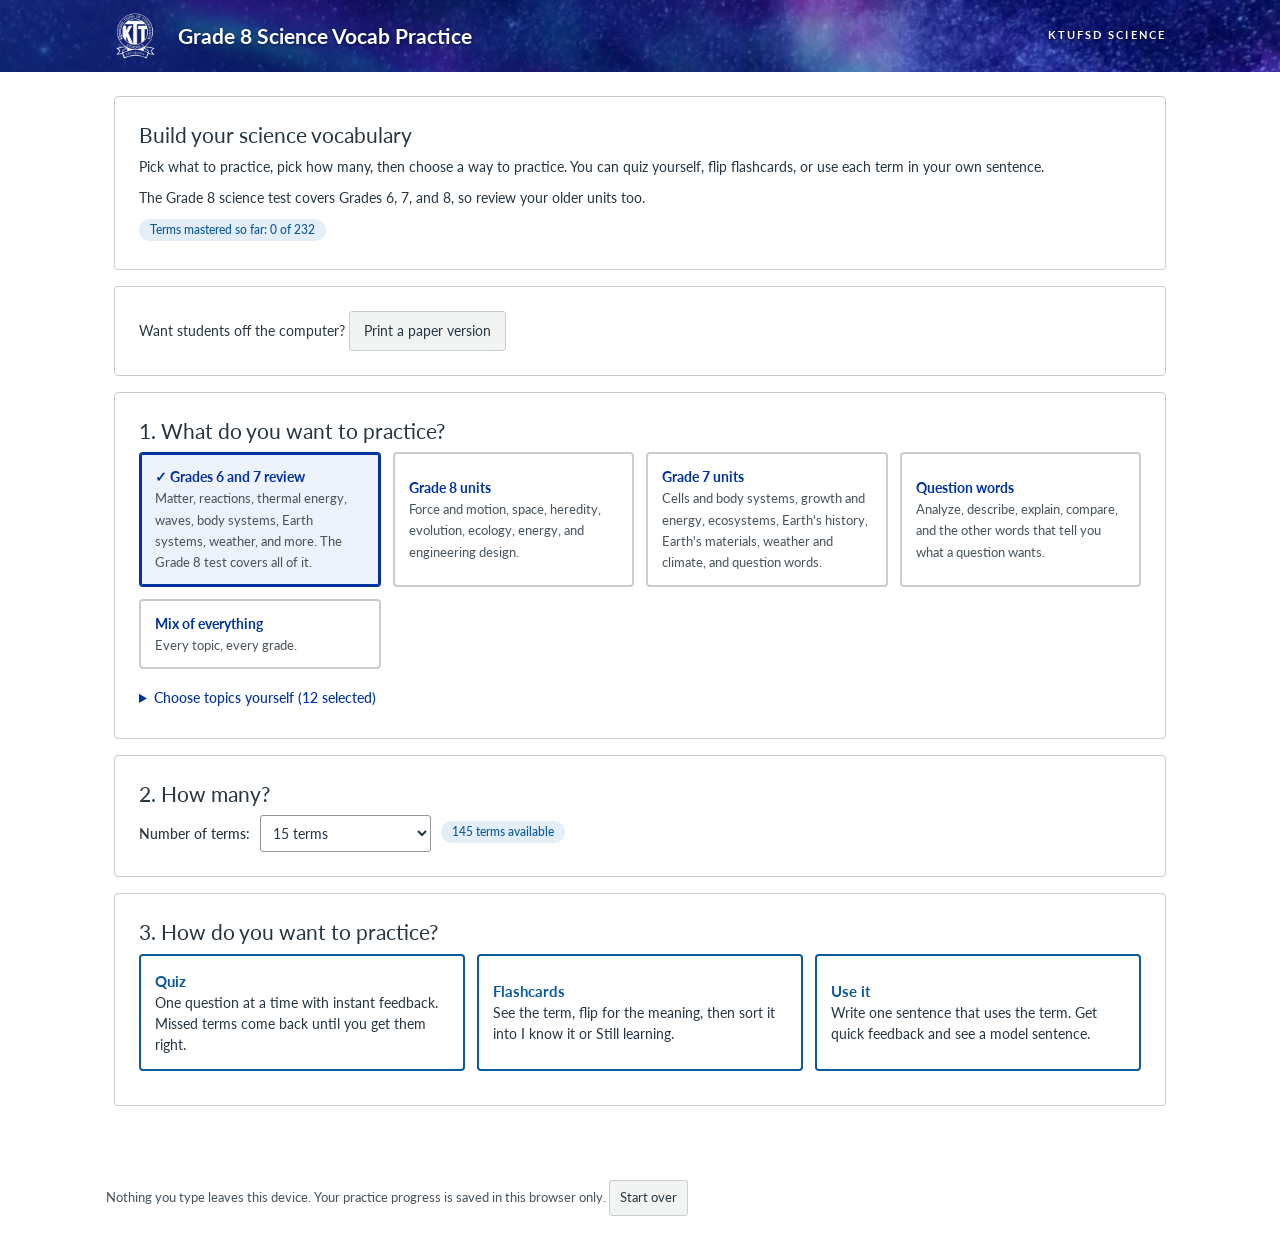
<file: apps/grade-8/vocab-practice.html>
<!DOCTYPE html>
<html lang="en">
<head><meta name="robots" content="noindex"><!--fs-scaled-->
<meta charset="utf-8">
<meta name="viewport" content="width=device-width, initial-scale=1">
<title>Science Vocab Practice</title>
<link rel="stylesheet" href="https://fonts.googleapis.com/css2?family=Lato:ital,wght@0,400;0,700;1,400&family=Carlito:ital,wght@0,400;0,700;1,400;1,700&display=swap">
<style>
:root{--bg:#F5F5F5;--ink:#273540;--muted:#4F4A5C;--mast:#0033A0;--lav:#0E68B3;--lav-deep:#0033A0;--lav-soft:#EEF2FA;--blue:#0E68B3;--blue-ink:#0B5A9C;--blue-soft:#E3EEF8;--line:#C7CDD1;--card:#fff;--ok:#1F6B3A;--ok-soft:#E1F1E6;--warn:#8A4B00;--warn-soft:#FBEBD3;--font:"Lato","Lato Extended","Helvetica Neue",Helvetica,Arial,sans-serif}
*{box-sizing:border-box}
html{-webkit-text-size-adjust:100%}
body{margin:0;background:var(--bg);color:var(--ink);font-family:var(--font);font-size:14px;line-height:1.6;overflow-x:hidden}
button,input,select,textarea{font:inherit;color:inherit}
:focus-visible{outline:3px solid var(--blue-ink);outline-offset:2px}
.sr-only{position:absolute;width:1px;height:1px;overflow:hidden;clip:rect(0 0 0 0);white-space:nowrap}
.mast{background:var(--mast);color:#fff}
.mast .in{max-width:1100px;margin:0 auto;padding:14px 16px;display:flex;justify-content:space-between;align-items:center;gap:12px;flex-wrap:wrap}
.mast h1{font-size:1.25rem;margin:0;font-weight:600;letter-spacing:.2px}
.mast .org{font-size:.9rem;color:#FFFFFF}
.wrap{max-width:1100px;margin:0 auto;padding:20px 16px 40px}
.card{background:var(--card);border:1px solid var(--line);border-radius:4px;padding:18px 20px;margin:0 0 16px}
.card h2{margin:0 0 8px;font-size:1.2rem;color:var(--lav-deep)}
.card h3{margin:14px 0 6px;font-size:1.02rem;color:var(--blue-ink)}
p{margin:0 0 10px}
ul,ol{margin:0 0 10px;padding-left:1.3em}
li{margin-bottom:4px}
.btn{display:inline-block;border:2px solid var(--lav-deep);background:var(--lav-deep);color:#fff;border-radius:4px;padding:9px 16px;cursor:pointer;font-weight:500;min-height:44px}
.btn:hover{background:#3C3169}
.btn.alt{background:#fff;color:var(--lav-deep)}
.btn.alt:hover{background:var(--lav-soft)}
.btn.sm{padding:4px 10px;min-height:36px;font-size:.9rem}
.btn:disabled{opacity:.5;cursor:not-allowed}
.row{display:flex;gap:10px;flex-wrap:wrap;align-items:center}
.chip{display:inline-block;background:var(--lav-soft);color:var(--lav-deep);border-radius:99px;padding:2px 11px;font-size:.85rem;font-weight:500;margin:0 6px 4px 0}
.chip.blue{background:var(--blue-soft);color:var(--blue-ink)}
.bar{height:14px;background:var(--lav-soft);border-radius:99px;overflow:hidden;border:1px solid var(--line)}
.bar>i{display:block;height:100%;background:var(--lav-deep);width:0;transition:width .3s}
textarea,input[type=text],input[type=date],input[type=number],select{background:#fff;border:2px solid #000;border-radius:4px;padding:8px 10px;width:100%}
input[type=number]{width:auto}
textarea{resize:vertical;min-height:90px}
label{font-weight:500}
.foot{max-width:1100px;margin:0 auto;padding:10px 16px 30px;color:var(--muted);font-size:.9rem}
.note{background:var(--blue-soft);border-left:5px solid var(--blue-ink);border-radius:4px;padding:10px 14px;margin:10px 0}
.warnbox{background:var(--warn-soft);border-left:5px solid var(--warn);border-radius:4px;padding:10px 14px;margin:10px 0}
table{border-collapse:collapse;max-width:100%}
th,td{border:1px solid var(--line);padding:6px 10px;text-align:left}
th{background:var(--lav-soft);color:var(--lav-deep)}
details>summary{cursor:pointer;font-weight:500;color:var(--lav-deep);padding:6px 0}
@media (max-width:600px){.card{padding:14px}.wrap{padding:14px 12px 30px}}

.presets{display:grid;grid-template-columns:repeat(auto-fit,minmax(230px,1fr));gap:12px}
.preset{text-align:left;background:#fff;border:2px solid var(--line);border-radius:4px;padding:12px 14px;cursor:pointer;min-height:44px}
.preset b{display:block;color:var(--lav-deep)}
.preset span{font-size:.92rem;color:var(--muted)}
.preset[aria-pressed=true]{border-color:var(--lav-deep);background:var(--lav-soft);box-shadow:inset 0 0 0 1px var(--lav-deep)}
.preset[aria-pressed=true] b::before{content:"\2713  "}
.modes{display:grid;grid-template-columns:repeat(auto-fit,minmax(220px,1fr));gap:12px}
.mode{text-align:left;background:#fff;border:2px solid var(--blue-ink);border-radius:4px;padding:14px;cursor:pointer}
.mode:hover{background:var(--blue-soft)}
.mode b{display:block;color:var(--blue-ink);font-size:1.05rem}
.topics{columns:2 280px;column-gap:24px}
.topics label{display:block;font-weight:400;margin-bottom:6px;break-inside:avoid}
.topics input{width:20px;height:20px;vertical-align:-4px;margin-right:8px}
.q{font-size:1.15rem;margin:8px 0 14px}
.choices{display:grid;gap:10px}
.choice{display:flex;gap:12px;text-align:left;background:#fff;border:2px solid var(--line);border-radius:4px;padding:12px 14px;cursor:pointer;width:100%;min-height:48px}
.choice .l{flex:none;font-weight:700;color:var(--lav-deep);width:1.4em}
.choice:hover:not(:disabled){border-color:var(--lav-deep);background:var(--lav-soft)}
.choice:disabled{cursor:default}
.choice.right{border-color:var(--ok);background:var(--ok-soft)}
.choice.right .l::after{content:" \2713"}
.choice.wrong{border-color:var(--warn);background:var(--warn-soft)}
.choice.wrong .l::after{content:" \2715"}
.fb{margin-top:14px;padding:12px 14px;border-radius:4px;border-left:6px solid}
.fb.ok{background:var(--ok-soft);border-color:var(--ok)}
.fb.no{background:var(--warn-soft);border-color:var(--warn)}
.fb b.t{display:block}
.flip{width:100%;min-height:220px;background:#fff;border:3px solid var(--lav-deep);border-radius:4px;padding:24px;cursor:pointer;text-align:center;display:flex;flex-direction:column;justify-content:center;align-items:center;gap:10px}
.flip .term{font-size:2rem;font-weight:600;color:var(--lav-deep)}
.flip.back{background:var(--lav-soft)}
.flip .mean{font-size:1.2rem}
.flip .hint{font-size:.9rem;color:var(--muted)}
.crit{list-style:none;padding:0}
.crit li{display:flex;gap:10px;padding:6px 0;border-bottom:1px solid var(--line)}
.crit .ic{flex:none;font-weight:700;width:1.5em}
.modelbox{background:var(--blue-soft);border-left:5px solid var(--blue-ink);border-radius:4px;padding:10px 14px;margin:10px 0}
.stat{display:grid;grid-template-columns:1fr auto;gap:6px 14px;align-items:center}
.big{font-size:2rem;font-weight:600;color:var(--lav-deep)}
.meta{display:flex;justify-content:space-between;gap:10px;flex-wrap:wrap;color:var(--muted);font-size:.92rem;margin-bottom:8px}
.again li{margin-bottom:8px}
</style>
<style id="paper-css">
/* ===== Paper version (printable worksheet view, burple look, Calibri, 6-8 grade band) ===== */
#paper[hidden]{display:none!important}
body.paper-on{background:#8a8f94}
body.paper-on .mast,body.paper-on #app,body.paper-on .foot{display:none!important}
body.paper-on #paper{display:block}
.paper{font-family:Calibri,Carlito,"Lato",Arial,sans-serif;font-size:10.5pt;line-height:1.3;color:#1A160D;padding:16px 12px 40px}
.paper,.paper *{box-sizing:border-box;-webkit-print-color-adjust:exact;print-color-adjust:exact}
.paper .ptools{max-width:8.5in;margin:0 auto 12px;display:flex;gap:10px;flex-wrap:wrap;align-items:center;color:#fff;font-size:11pt}
.paper .ptools .btn{min-height:40px;text-decoration:none}
.paper .pdoc{background:#fff;max-width:8.5in;margin:0 auto;padding:.35in .5in;box-shadow:0 2px 10px rgba(0,0,0,.45)}
.paper h1,.paper h2,.paper h3{font-family:inherit;font-weight:700;letter-spacing:0;line-height:1.25;margin:0 0 3px;text-shadow:none}
.paper h2{font-size:13pt;color:#6B9BCC;border-bottom:1px solid #6B9BCC;padding:0 0 2px;margin:6px 0 3px}
.paper h3{font-size:10.5pt;color:#7B6BAF;border:0;padding:0}
.paper p{margin:0 0 4px}
.paper ul{margin:0 0 4px;padding-left:1.3em;font-size:10pt}
.paper li{margin-bottom:1px}
.paper .pbar{background:#6B9BCC;color:#fff;padding:3px 14px;margin:0 0 2px;border:0;break-inside:avoid;page-break-inside:avoid}
.paper .pbar .l1{font-size:14pt;font-weight:700;line-height:1.25}
.paper .pbar .l2{font-size:10pt;font-weight:400;line-height:1.25;white-space:pre-wrap;margin-top:1px}
.paper .pchips{display:flex;gap:2px;margin:2px 0 4px;break-inside:avoid;page-break-inside:avoid}
.paper .pchip{flex:1 1 0;background:#E4DFEF;text-align:center;padding:3px 6px;border:0}
.paper .pchip .cl{font-size:9pt;font-weight:700;color:#7B6BAF;line-height:1.2}
.paper .pchip .cv{font-size:9pt;font-weight:700;color:#1A160D;line-height:1.2;margin-top:1px}
.paper .pname{margin:2px 0 6px;font-size:10.5pt;white-space:nowrap;color:#1A160D}
.paper .pdirs{font-size:10pt;margin:0 0 6px}
.paper .pdir{font-size:10pt;font-weight:400}
.paper .ptag{font-size:10pt;margin:0 0 3px}
.paper .ptask,.paper .pshort{margin:0 0 8px}
.paper .pq{margin:5px 0}
.paper .pq b,.paper .plabel b,.paper .pshort .pdir b{color:#7B6BAF}
.paper .pavoid,.paper .pblock,.paper .pcheck,.paper .pshort,.paper .pq{break-inside:avoid;page-break-inside:avoid}
.paper .plabel{margin:0 0 2px}
.paper .pcall{background:#E4DFEF;border:1px solid #E4DFEF;border-left:3px solid #7B6BAF;padding:2px 8px;font-size:10pt}
.paper .pcall b{color:#7B6BAF}
.paper .pstart{font-size:10pt;margin:0 0 3px}
.paper .wbox{background:#fff;border:1px solid #000;width:100%}
.paper .pblock{margin:0 0 6px}
.paper table{border-collapse:collapse;width:auto;max-width:100%;margin:0 0 5px;font-size:10pt}
.paper caption{caption-side:top;text-align:left;font-weight:700;padding:0 0 2px;color:#1A160D}
.paper th,.paper td{border:1px solid #CCCCCC;padding:2px 7px;text-align:left;background:#fff;color:#1A160D;font-weight:400;font-size:10pt}
.paper th{background:#D6E5F2;color:#6B9BCC;font-weight:700}
.paper td.plbl,.paper td.term{background:#D6E5F2;color:#1A160D;font-weight:700}
.paper .pgraph{margin:4px 0 5px}
.paper .pgraph svg{display:block;width:100%;max-width:4.6in;height:auto;background:#fff;border:1px solid #CCCCCC;margin:0 0 4px}
.paper .ptick{display:flex;gap:8px;align-items:flex-start;font-size:10pt;margin:0 0 2px}
.paper .pcheck h3{color:#7B6BAF}
.paper .tick{flex:none;display:inline-block;width:10px;height:10px;border:1px solid #000;margin-top:3px;background:#fff}
.paper .popt{margin:0 0 2px;padding-left:1.8em;text-indent:-1.8em;color:#1A160D;font-size:10pt}
.paper .popt b{color:#1A160D}
.paper .pkey,.paper .pkey p,.paper .pkey li{font-size:10pt}
.paper .pkey h3{font-size:13pt;color:#6B9BCC;border-bottom:1px solid #6B9BCC;padding-bottom:2px;margin:6px 0 3px;break-after:avoid;page-break-after:avoid}
.paper .pkey b{color:#7B6BAF}
.paper .pkey b.pans{color:#1A160D}
.paper .pkey .pcall{margin:0 0 4px}
.paper .pkitem{margin:0 0 6px;padding-bottom:4px;border-bottom:1px solid #E3DACB;break-inside:auto;page-break-inside:auto}
.paper .pkitem p,.paper .pkitem li,.paper .pkline,.paper .pkitem .pavoid,.paper .pkitem .pcall{break-inside:avoid;page-break-inside:avoid}
.paper .pforce{break-before:page;page-break-before:always}
.paper .ptask:not(.pspan) .pcont,.paper .ptask:not(.pspan) .ptwo,.paper .ptask.pspan .pone{display:none}
.paper .ppage2 .pcont,.paper .ppage2 .pblock{break-after:avoid;page-break-after:avoid}
.paper.pmeasure .pdoc{padding:0;max-width:none;width:7.5in;margin:0;box-shadow:none}
.paper .pcont{break-after:avoid;page-break-after:avoid}
.paper .ptask:not(.pvb) .pthree{display:none}
.paper .ptask.pvb .ptwo{display:none}
.paper .pshort{margin:0 0 5px}
.paper .pshort h2{margin:3px 0 2px}
.paper .pshort .popt{margin:0 0 1px}
@page{size:letter;margin:0.35in 0.5in 0.5in 0.5in;@bottom-center{content:counter(page);font-family:Calibri,Carlito,Arial,sans-serif;font-size:9pt;color:#666666;border-top:1px solid #E3DACB;width:7.5in;padding-top:2px;vertical-align:top}}
@media print{
 html,body.paper-on{background:#fff!important}
 body.paper-on .paper{padding:0}
 body.paper-on .paper .pdoc{box-shadow:none;padding:0;max-width:none;margin:0}
 body.paper-on .paper .ptools{display:none!important}
 .paper .pbreak{break-before:page;page-break-before:always}
}
@media screen{.paper:not(.pmeasure) .pbreak:not(tr),.paper:not(.pmeasure) .pforce:not(tr){margin-top:.5in;border-top:2px dashed #999;padding-top:.25in}}
.paper h2.ppart{margin:8px 0 3px;break-after:avoid;page-break-after:avoid}
.paper table.pstudy{width:100%;table-layout:fixed;margin:3px 0 6px;font-size:10pt}
.paper table.pstudy th,.paper table.pstudy td{vertical-align:top;padding:2px 6px}
.paper table.pstudy tr{break-inside:avoid;page-break-inside:avoid}
.paper table.pstudy thead{display:table-header-group}
.paper table.pstudy td.own{height:0.5in;background:#fff}
.paper table.puse td.own{height:0.7in}
.paper table.puse{break-inside:avoid;page-break-inside:avoid}
.paper .pqitem{margin:0 0 5px;break-inside:avoid;page-break-inside:avoid}
.paper .pqtext{margin:0 0 2px}
.paper .pqitem .popt{margin:0}
.paper .pkgrid{margin:2px 0 5px}
.paper .pkgrid th,.paper .pkgrid td{text-align:center;min-width:.36in;padding:1px 5px}
.paper .pkgrid td{font-weight:700}
.paper .pkline{margin:0 0 2px;padding-left:2.2em;text-indent:-2.2em}
.paper .ppick{columns:2 2.6in;column-gap:.3in}
.paper .ppick label{display:block;font-weight:400}
</style>
<style id="canvas-theme">
/* KTUFSD Canvas look. Values read from ktufsd.instructure.com on 2026-11-14.
   Screen body text is 14px (Canvas uses 16px; Mary Beth asked for smaller). Paper views set their own 12pt. */
:root{--bg:#FFFFFF;--ink:#273540;--muted:#47535C;--mast:#0033A0;--lav:#0E68B3;--lav-deep:#0033A0;--lav-soft:#EEF2FA;--blue:#0E68B3;--blue-ink:#0B5A9C;--blue-soft:#E3EEF8;--line:#C7CDD1;--white:#fff;--card:#fff;
--font:"Lato","Lato Extended","Helvetica Neue",Helvetica,Arial,sans-serif}
html{font-size:87.5%}
body{font-family:var(--font);font-size:14px;line-height:1.5;color:#273540;background:#fff}
a{color:#0E68B3}
h1,h2,h3,h4{color:#273540;letter-spacing:0}
h2,.card h2{font-size:1.5rem;font-weight:400;line-height:1.3;color:#273540}
h3,.card h3{font-size:1.125rem;font-weight:700;color:#273540}
.mast{background-color:#0033A0;background-image:linear-gradient(90deg,rgba(0,24,90,.62),rgba(0,24,90,.18)),url([data-uri]);background-size:cover;background-position:center;color:#fff}
.mast .in{min-height:72px;padding:12px 24px;justify-content:flex-start;gap:8px 16px}
.mast .in::before{content:"";flex:0 0 48px;width:48px;height:48px;background:url([data-uri]) center/contain no-repeat}
.mast h1{font-size:1.5rem;font-weight:700;letter-spacing:0;line-height:1.2;margin:0;margin-right:auto;color:#fff;text-shadow:0 1px 3px rgba(0,0,40,.6)}
.mast .org{font-size:.75rem;font-weight:700;letter-spacing:.2em;text-transform:uppercase;color:#fff;text-shadow:0 1px 3px rgba(0,0,40,.6)}
.wrap,main{padding:24px 24px 48px}
.card{border:1px solid #C7CDD1;border-radius:4px;padding:24px;box-shadow:none}
.btn{background:#0033A0;color:#fff;border:1px solid #002C88;border-radius:3px;padding:8px 14px;font-size:1rem;font-weight:400;line-height:22px;min-height:40px}
.btn:hover{background:#002C88}
.btn.sec,.btn.ghost,.btn.alt{background:#F2F4F4;color:#273540;border:1px solid #C7CDD1}
.btn.sec:hover,.btn.ghost:hover,.btn.alt:hover{background:#E8EAEC}
textarea,input[type=text],input[type=date],input[type=number],select{border:1px solid #8D959F;border-radius:3px;padding:8px;background:#fff;color:#273540}
th{font-weight:700}
:focus-visible{outline:2px solid #0E68B3;outline-offset:2px}
@media (max-width:768px){.wrap,main{padding:16px 12px 40px}.card{padding:16px}.mast .in{padding:10px 12px;min-height:60px}.mast .in::before{flex-basis:38px;width:38px;height:38px}.mast h1{font-size:1.25rem}.mast .org{display:none}}
/* Anything printed follows the burple skill: Calibri, 6-8 band sizes, page-number footer. Paper views (body.paper-on) carry their own burple rules. */
@media print{
.mast{background:#6B9BCC !important;background-image:none !important;color:#fff;position:static;-webkit-print-color-adjust:exact;print-color-adjust:exact}
.mast .in{min-height:0;padding:6px 14px}
.mast .in::before{display:none}
.mast h1{color:#fff !important;font-size:14pt;text-shadow:none;font-family:Calibri,Carlito,"Lato",Arial,sans-serif}
.mast .org{display:inline;color:#fff !important;font-size:10pt;font-weight:400;letter-spacing:0;text-transform:none;text-shadow:none}
body:not(.paper-on){font-family:Calibri,Carlito,"Lato",Arial,sans-serif;color:#1A160D;font-size:10.5pt;line-height:1.35}
body:not(.paper-on) h2,body:not(.paper-on) .card h2{font-size:13pt;font-weight:700;color:#6B9BCC;border-bottom:1.5px solid #6B9BCC;padding-bottom:2px}
body:not(.paper-on) h3,body:not(.paper-on) .card h3{font-size:11pt;font-weight:700;color:#7B6BAF}
body:not(.paper-on) th{background:#D6E5F2 !important;color:#6B9BCC;font-size:10pt;-webkit-print-color-adjust:exact;print-color-adjust:exact}
body:not(.paper-on) th,body:not(.paper-on) td{border-color:#CCCCCC}
body:not(.paper-on) a{color:#1A160D}
}
</style>
</head>
<body>
<script id="student-copy">/* Public student copy: the teacher answer key is not offered here. Teachers get it from the science hub. */
(function(){function fixHash(){if(/^#paper-key/.test(location.hash)){try{history.replaceState(null,'',location.pathname+location.search+location.hash.replace('#paper-key','#paper'))}catch(e){location.hash=location.hash.replace('#paper-key','#paper')}}}
fixHash();window.addEventListener('hashchange',fixHash,true);
function hide(){var els=document.querySelectorAll('label,a,button');for(var i=0;i<els.length;i++){var e=els[i];if(/answer key/i.test(e.textContent||'')&&e.textContent.length<120){var c=e.querySelector&&e.querySelector('input[type=checkbox]');if(c)c.checked=false;e.style.display='none';if(e.htmlFor){var t=document.getElementById(e.htmlFor);if(t){t.checked=false;t.style.display='none'}}}}
var ks=document.querySelectorAll('input[type=checkbox][id*="Key"],input[type=checkbox][id*="key"]');for(var j=0;j<ks.length;j++){ks[j].checked=false;ks[j].style.display='none'}}
new MutationObserver(hide).observe(document.documentElement,{childList:true,subtree:true});document.addEventListener('DOMContentLoaded',hide)})();</script>
<script id="paper-docs">window.PAPER_DOCS={"student": {"question-words": "https://docs.google.com/document/d/1xwy89ALfHOgtV4VEoXofuDKtoMEqE2L3zGVCJMYU8Dc/edit", "science-practices-and-crosscutting-ideas": "https://docs.google.com/document/d/1-KGm2O9BBfn7WOoTVhfGi5X4bRIhkqWKQPPgSkR3QzY/edit", "structure-and-properties-of-matter": "https://docs.google.com/document/d/15lrMDtBa5wiHZJFjgVcNZGXsvR-_Chh1hZq8jt6QioA/edit", "chemical-reactions": "https://docs.google.com/document/d/18nsh_qvShMIL-Ifr5eLWkoMkWmf38W8hOs9qlvgZ-E4/edit", "forces-and-motion": "https://docs.google.com/document/d/11ggyDK3xLN7mgbG9zi5AppnpHHpUAejwLtgTyt5FhyE/edit", "energy": "https://docs.google.com/document/d/1RlsyGmXTg8eFQrbyL9zZ1iKLrv152czPi_tvXzu4Z80/edit", "waves-and-information": "https://docs.google.com/document/d/1TYlTBVdHYbWvwDdTFMMNxbOY8ebSOcIvAobIN7JKD-w/edit", "cells-and-body-systems": "https://docs.google.com/document/d/18boEy9RRnRwljZ5onJMaYLgB7MQ5MrVL4Bo8JFxj1cc/edit", "growth-and-energy-in-organisms": "https://docs.google.com/document/d/1uKTs64rhnF75BqWRl8jIGPQO59pU834y29xbzMvrYXw/edit", "ecosystems": "https://docs.google.com/document/d/1AK6bKfCA5Yrl-AVBdfthEnP0HWbscpQiMEVDuDCfnHo/edit", "heredity": "https://docs.google.com/document/d/1RN4DqvCQWcvZBIgsSHmo_otX_F8EDG9i_CNo98XlApQ/edit", "evolution-and-natural-selection": "https://docs.google.com/document/d/1XakJbm8ngqhL9klPrfNZWv7GUsbwZ_4HfQyb2DzTCGo/edit", "space-systems": "https://docs.google.com/document/d/1VVoQB8Zz8cgMqfO8vzEw_jr4IdUKAeEJsP5AbCyT-vw/edit", "earths-history-and-changing-surface": "https://docs.google.com/document/d/1x6oFd9A2XNd5IaZGbdS6GE11WFvKAiMOjyCdnvnu3dA/edit", "earths-materials-and-the-water-cycle": "https://docs.google.com/document/d/10fxuOfSs8PVBkh7XaSOgvZV1-FuHZsod2zktq3Vft3E/edit", "weather-and-climate": "https://docs.google.com/document/d/1ZjIZRysTrMhha4Nfy41QR0Ynv4glYpTm8FhLvkoRxAU/edit", "earth-and-human-activity": "https://docs.google.com/document/d/1eAIrATwtAmC4CnE06qN7Ogox9SHUMW1ofHDFJC3s5xE/edit", "engineering-design": "https://docs.google.com/document/d/1pGacIR5jE4QQvRarCiPyuz5mqvmJawd1OyDzLjH9L-I/edit"}, "key": {}};</script>
<header class="mast"><div class="in"><h1 id="appname">Science Vocab Practice</h1><span class="org">KTUFSD Science</span></div></header>
<main class="wrap" id="app"></main>
<div class="foot">Nothing you type leaves this device. Your practice progress is saved in this browser only. <button class="btn alt sm" id="startover" type="button">Start over</button></div>
<div id="paper" class="paper" hidden></div>
<script>
/* ====== CONFIG ====== */
const GRADE_LABEL = "Grade 8";            // header text, e.g. "Grade 8"
const DEFAULT_PRESET = "rev";      // one of: g8, rev, g7, qw, all
/* ====== DATA ====== */
const ITEMS = [{"id":"MSV-00-01","bank":"Question Words","pe":"SEP 4","topic":"Analyzing data","term":"Analyze","kw":null,"q":"A question says: \"Analyze the graph of plant height over 10 days.\" What should a strong answer do?","c":["Draw a new graph with different data","Describe the pattern in the data and use specific values from the graph","Copy the title of the graph and its axis labels","Explain why plants need sunlight without using the graph"],"a":1,"ex":"Analyzing means finding patterns or relationships in the data and supporting them with values from the source."},{"id":"MSV-00-02","bank":"Question Words","pe":"SEP 5","topic":"Math and computation","term":"Calculate","kw":null,"q":"A question asks you to calculate the density of a rock with a mass of 60 g and a volume of 20 cm³. Which response does what the question asks?","c":["Density is mass divided by volume.","The rock is dense because it sinks in water.","The rock has more mass than volume.","60 g ÷ 20 cm³ = 3 g/cm³"],"a":3,"ex":"Calculate asks for a number. A complete answer shows the setup, the result, and the units."},{"id":"MSV-00-03","bank":"Question Words","pe":"SEP 4","topic":"Analyzing data","term":"Compare","kw":null,"q":"Which response best compares a solid and a gas?","c":["A solid keeps its own shape and volume, and it is usually hard to the touch.","A gas spreads out to fill its whole container, and its particles move quickly.","Solids and gases are both states of matter, and both are made of tiny particles.","Both are made of particles, but particles in a solid vibrate in place while particles in a gas move freely and spread apart."],"a":3,"ex":"A comparison names how the things are alike and how they differ, and it describes both of them."},{"id":"MSV-00-04","bank":"Question Words","pe":"SEP 6","topic":"Constructing explanations","term":"Construct an explanation","kw":null,"q":"A question says: \"Construct an explanation for why the ice melted faster on the metal tray than on the plastic tray.\" Which response does this best?","c":["Metal is a good conductor, so thermal energy moved from the room-temperature tray into the ice faster than it did through plastic, and the ice melted faster.","Metal trays get colder than plastic trays, so cold from the metal moved into the ice and melted it faster.","Metal is shiny and reflects light onto the ice, and that extra light energy made the ice melt faster.","The ice on the metal tray melted in 4 minutes, but the ice on the plastic tray took 11 minutes."],"a":0,"ex":"An explanation tells what happened and uses a science idea to explain why it happened."},{"id":"MSV-00-05","bank":"Question Words","pe":"SEP 6","topic":"Constructing explanations","term":"Describe","kw":null,"q":"A question asks you to describe what happens to the temperature of water heated for 10 minutes, using the data table. Which response does what the question asks?","c":["Water is a liquid at room temperature and a gas when it boils.","The temperature rises from 20°C to 100°C and then stays at 100°C while the water boils.","The water boils because thermal energy from the stove is added to the water.","The temperature of the water changes during the 10 minutes."],"a":1,"ex":"Describe asks you to tell what happens, using details from the data."},{"id":"MSV-00-06","bank":"Question Words","pe":"SEP 7","topic":"Argument from evidence","term":"Evaluate","kw":null,"q":"A question says: \"Evaluate the two bridge designs using the criteria.\" What should the response include?","c":["A step-by-step description of how the team built each bridge","A judgment of which design better meets the criteria, with reasons tied to the test data","A drawing of a new bridge that combines parts of both designs","A list of the materials used to build each bridge and what each one cost"],"a":1,"ex":"Evaluating means making a judgment and supporting it with the criteria and the evidence."},{"id":"MSV-00-07","bank":"Question Words","pe":"SEP 3","topic":"Planning investigations","term":"Identify","kw":null,"q":"Students change the height of a ramp and measure how far a toy car rolls. A question asks you to identify the variable the students changed. What is the best response?","c":["The height of the ramp","Ramps make cars roll.","The distance the car rolls","The car went farther because the ramp was steeper."],"a":0,"ex":"Identify asks you to name the specific thing. The ramp height is what the students changed on purpose."},{"id":"MSV-00-08","bank":"Question Words","pe":"SEP 6","topic":"Constructing explanations","term":"Infer","kw":null,"q":"Scientists find fossils of fish and seashells in rock layers near the top of a mountain. Which statement is an inference?","c":["Seashell fossils were found on the mountain.","The rock layers contain fish fossils.","The mountain is made of rock.","The rock layers on the mountain were once under water."],"a":3,"ex":"The fossils are observations. Concluding that the area was once under water goes beyond what was observed, so it is an inference."},{"id":"MSV-00-09","bank":"Question Words","pe":"SEP 4","topic":"Analyzing data","term":"Interpret","kw":null,"q":"A graph shows that as the number of wolves in a park increased, the number of elk decreased. Which statement best interprets the graph?","c":["The y-axis shows the number of animals counted each year.","In the last year shown, about 100 wolves were counted in the park.","The graph has two lines, one for wolves and one for elk.","More wolves were likely eating more elk, so the elk population went down."],"a":3,"ex":"Interpreting means explaining what the data means, not just reading the labels or values."},{"id":"MSV-00-10","bank":"Question Words","pe":"SEP 7","topic":"Argument from evidence","term":"Justify","kw":null,"q":"A student chooses Design B for a lunch cooler. Which response justifies the choice?","c":["Design B used more foam than Design A, and it also took the longest to build.","Design B is the best choice because it worked better than Design A did.","Design B kept the drink coldest, 6°C after 3 hours compared to 12°C for Design A, so it best meets the goal of keeping food cold.","Coolers are designed to keep food and drinks cold, so Design B should be used."],"a":2,"ex":"Justifying means backing up a choice with evidence and reasoning."},{"id":"MSV-00-11","bank":"Question Words","pe":"SEP 2","topic":"Using models","term":"Predict","kw":null,"q":"Data show that a plant grows 2 cm each week. Which response is a prediction based on the data?","c":["Plants need sunlight to grow.","After 3 more weeks, the plant will be about 6 cm taller.","The plant is green.","The plant grew because it got water."],"a":1,"ex":"A prediction uses the pattern in the data to tell what will happen in the future."},{"id":"MSV-00-12","bank":"Question Words","pe":"SEP 7","topic":"Argument from evidence","term":"Support a claim","kw":null,"q":"Claim: Salt water freezes at a lower temperature than fresh water. Which evidence best supports the claim?","c":["Ocean water is salty, and people spread salt on icy roads in winter.","Fresh water and salt water were placed in the same freezer at the same time.","Ice cubes made from tap water are used to keep drinks cold at parties.","In the test, fresh water froze at 0°C, but salt water was still liquid at -5°C."],"a":3,"ex":"Supporting a claim means giving specific evidence that shows the claim is true."},{"id":"MSV-00-13","bank":"Question Words","pe":"SEP 2","topic":"Using models","term":"Use the model","kw":null,"q":"A model shows the Sun, Earth, and Moon. A question asks you to use the model to explain a lunar eclipse. Which response uses the model?","c":["Lunar eclipses happen a few times a year and can only be seen at night.","In the model, the Moon is between the Sun and Earth, so the Moon's shadow falls on Earth.","In the model, the Moon is smaller than Earth, and the Sun is the largest object.","In the model, Earth is directly between the Sun and the Moon, so Earth's shadow falls on the Moon."],"a":3,"ex":"Using a model means pointing to the parts of the model and their arrangement to explain what happens."},{"id":"MSV-00-14","bank":"Question Words","pe":"SEP 4","topic":"Analyzing data","term":"Based on the data","kw":null,"q":"A table shows that seeds watered daily grew 8 cm and seeds watered weekly grew 3 cm. Based on the data, which conclusion is best?","c":["Watering plants too much will kill them.","Seeds grow best in sunny windows.","All plants need fertilizer to grow.","Seeds watered daily grew more than seeds watered weekly."],"a":3,"ex":"\"Based on the data\" means the answer must come from the information given."},{"id":"MSV-01-01","bank":"Science Practices and Crosscutting Ideas","pe":"SEP 3","topic":"Planning investigations","term":"Investigation","kw":null,"q":"Students wonder whether cup color affects how fast water warms in sunlight. They fill three cups of different colors with the same amount of water, set them in the sun, and record the temperature every 5 minutes. What are the students doing?","c":["Making a claim without evidence","Building an optimal design","Making a model of the Sun","Carrying out an investigation"],"a":3,"ex":"An investigation is a planned process of collecting data to answer a scientific question."},{"id":"MSV-01-02","bank":"Science Practices and Crosscutting Ideas","pe":"SEP 3","topic":"Planning investigations","term":"Independent variable","kw":"manipulated variable, x-axis","q":"A student tests how the height of a ramp affects how far a toy car rolls. She uses ramp heights of 10 cm, 20 cm, and 30 cm and measures the distance the car travels. What is the ramp height in this investigation?","c":["The independent variable","A constraint","The dependent variable","A controlled variable"],"a":0,"ex":"The ramp height is the factor the student changes on purpose."},{"id":"MSV-01-03","bank":"Science Practices and Crosscutting Ideas","pe":"SEP 3","topic":"Planning investigations","term":"Dependent variable","kw":"responding variable, y-axis","q":"Students give plants different amounts of fertilizer and measure each plant's height after two weeks. What is the plant height in this investigation?","c":["The independent variable","A criterion","A controlled variable","The dependent variable"],"a":3,"ex":"Plant height is measured to see how it responds to the change in fertilizer."},{"id":"MSV-01-04","bank":"Science Practices and Crosscutting Ideas","pe":"SEP 3","topic":"Planning investigations","term":"Controlled variable","kw":"constant, fair test","q":"Students test which brand of paper towel absorbs the most water. To make the test fair, they use the same size towel and the same amount of water for every brand. What are the towel size and the amount of water?","c":["Independent variables","Claims","Controlled variables","Dependent variables"],"a":2,"ex":"Controlled variables are kept the same in every trial so that only the brand affects the results."},{"id":"MSV-01-05","bank":"Science Practices and Crosscutting Ideas","pe":"SEP 4","topic":"Analyzing data","term":"Qualitative","kw":"observation, describe","q":"During a lab, a student writes: \"The solution turned cloudy and smelled like rotten eggs.\" What type of observation is this?","c":["Quantitative","Qualitative","Digitized","Calculated"],"a":1,"ex":"Qualitative observations describe qualities such as color, texture, or smell, not numbers."},{"id":"MSV-01-06","bank":"Science Practices and Crosscutting Ideas","pe":"SEP 4","topic":"Analyzing data","term":"Quantitative","kw":"measurement, numbers","q":"A student examines a rock. Which observation is quantitative?","c":["The rock has a mass of 45 grams.","The rock feels heavy.","The rock sparkles in sunlight.","The rock is gray and rough."],"a":0,"ex":"Quantitative observations are measurements expressed as numbers."},{"id":"MSV-01-07","bank":"Science Practices and Crosscutting Ideas","pe":"SEP 7","topic":"Argument from evidence","term":"Empirical evidence","kw":null,"q":"Two students disagree about which brand of insulated bottle keeps water cold longer. Which would give them empirical evidence to settle the question?","c":["Measuring the water temperature in each bottle every hour for a day","Reading the advertisements for each bottle","Asking classmates which bottle looks better","Choosing the bottle that costs more"],"a":0,"ex":"Empirical evidence comes from observations and measurements, like recorded temperatures."},{"id":"MSV-01-08","bank":"Science Practices and Crosscutting Ideas","pe":"CCC 1","topic":"Patterns","term":"Pattern","kw":"trend, cycle","q":"A student sketches the Moon every few days for two months and notices that the same sequence of shapes repeats about every 29 days. What has the student identified?","c":["A trade-off","A constraint","A controlled variable","A pattern"],"a":3,"ex":"A pattern is something that repeats in a predictable way, like the cycle of lunar phases."},{"id":"MSV-01-09","bank":"Science Practices and Crosscutting Ideas","pe":"CCC 2","topic":"Cause and effect","term":"Cause and effect","kw":"correlation, causation","q":"A town notices that ice cream sales and sunburns both rise in July. A student claims that eating ice cream causes sunburns. Which is the best reason this claim is weak?","c":["The claim is weak because more ice cream was sold than the number of sunburns reported.","Sunburns are caused by sunlight and ice cream is a food, so the two can never be related.","Both are likely caused by a third factor, hot sunny weather, so the data do not show cause and effect.","The claim must be strong, because both numbers rise during the same month every year."],"a":2,"ex":"Two things happening together does not prove that one causes the other. Sunny weather causes both."},{"id":"MSV-01-10","bank":"Science Practices and Crosscutting Ideas","pe":"SEP 2","topic":"Using models","term":"Model","kw":"diagram, simulation, representation","q":"A student uses a lamp, a foam ball, and a pencil to show how the Moon's appearance changes as it orbits Earth. What is the student using?","c":["Empirical evidence","A constraint","A model","A controlled variable"],"a":2,"ex":"A model represents a system or process so it can be explained or used to make predictions."},{"id":"MSV-01-11","bank":"Science Practices and Crosscutting Ideas","pe":"CCC 4","topic":"Systems","term":"System","kw":null,"q":"A sealed jar contains soil, plants, insects, water, and air. Each part affects the others. How is the jar best described?","c":["A controlled variable","A system","A pattern","A single organism"],"a":1,"ex":"A system is a group of related parts that interact and work together as a whole."},{"id":"MSV-01-12","bank":"Science Practices and Crosscutting Ideas","pe":"CCC 7","topic":"Stability and change","term":"Stability","kw":null,"q":"A forest has had about the same numbers of deer, trees, and wolves for 50 years, even though the numbers rise and fall a little each year. What does this show?","c":["Stability","Erosion","Mutation","Extinction"],"a":0,"ex":"Stability means a system stays mostly the same over time."},{"id":"MSV-01-13","bank":"Science Practices and Crosscutting Ideas","pe":"SEP 7","topic":"Argument from evidence","term":"Claim","kw":"CER","q":"A student writes: \"Plants grow taller with more light. In our test, plants given 12 hours of light grew 9 cm, but plants given 4 hours grew 3 cm. Light gives plants the energy they need for photosynthesis.\" Which sentence is the claim?","c":["Plants given 12 hours of light grew 9 cm.","Plants given 4 hours grew 3 cm.","Light gives plants the energy they need for photosynthesis.","Plants grow taller with more light."],"a":3,"ex":"The claim is the statement that answers the question. The measurements are evidence, and the last sentence is reasoning."},{"id":"MSV-01-14","bank":"Science Practices and Crosscutting Ideas","pe":"SEP 7","topic":"Argument from evidence","term":"Evidence","kw":"CER, data","q":"Claim: Metal is a better conductor of thermal energy than wood. Which statement is the strongest evidence for this claim?","c":["Conductors are materials that let thermal energy move through them easily.","Metal is used to make pots and pans because cooks want food to heat up quickly.","Wooden spoons are often used for stirring because they do not scratch pots.","In a test, a metal spoon in hot water warmed by 15°C in 2 minutes, while a wooden spoon warmed by 2°C."],"a":3,"ex":"Evidence is specific data or observations that support the claim."},{"id":"MSV-01-15","bank":"Science Practices and Crosscutting Ideas","pe":"SEP 7","topic":"Argument from evidence","term":"Reasoning","kw":"CER, science idea","q":"Claim: A rock will sink in water. Evidence: The rock has a density of 2.7 g/cm³, and water has a density of 1 g/cm³. Which statement is the best reasoning?","c":["Density is found by dividing mass by volume.","Rocks are hard and heavy, so they always sink in water.","The rock's density is 2.7 g/cm³, which is 1.7 g/cm³ more than the density of water.","An object sinks in a liquid when its density is greater than the liquid's density, and 2.7 g/cm³ is greater than 1 g/cm³."],"a":3,"ex":"Reasoning uses a science idea to explain why the evidence supports the claim."},{"id":"MSV-02-01","bank":"Structure and Properties of Matter","pe":"MS-PS1-1","topic":"Atoms and molecules","term":"Atom","kw":null,"q":"A model shows the smallest particle of gold that still has the properties of gold. What does the model show?","c":["A cell","A compound","A mixture","An atom"],"a":3,"ex":"An atom is the smallest unit of an element that keeps the properties of that element."},{"id":"MSV-02-02","bank":"Structure and Properties of Matter","pe":"MS-PS1-1","topic":"Atoms and molecules","term":"Element","kw":"periodic table","q":"A sample of pure copper is examined, and every atom in it is a copper atom. How should the copper be classified?","c":["Mixture","Element","Compound","Solution"],"a":1,"ex":"An element is made of only one type of atom."},{"id":"MSV-02-03","bank":"Structure and Properties of Matter","pe":"MS-PS1-1","topic":"Atoms and molecules","term":"Molecule","kw":null,"q":"A model shows two hydrogen atoms bonded to one oxygen atom to form a single particle of water. What does the model represent?","c":["An extended structure","A mixture","An element","A molecule"],"a":3,"ex":"A molecule is a group of two or more atoms held together by chemical bonds."},{"id":"MSV-02-04","bank":"Structure and Properties of Matter","pe":"MS-PS1-1","topic":"Atoms and molecules","term":"Compound","kw":null,"q":"Carbon dioxide is made of carbon atoms and oxygen atoms chemically bonded together in a fixed ratio. How should carbon dioxide be classified?","c":["Mixture","Element","Compound","Solution"],"a":2,"ex":"A compound is a pure substance made of two or more types of atoms chemically bonded together."},{"id":"MSV-02-05","bank":"Structure and Properties of Matter","pe":"MS-PS1-1","topic":"Atoms and molecules","term":"Atomic composition","kw":null,"q":"Each molecule of methane (CH₄) has one carbon atom and four hydrogen atoms. What does \"one carbon atom and four hydrogen atoms\" describe?","c":["The density of methane","The phase of methane","The temperature of methane","The atomic composition of methane"],"a":3,"ex":"Atomic composition is the types and numbers of atoms that make up a substance."},{"id":"MSV-02-06","bank":"Structure and Properties of Matter","pe":"MS-PS1-1","topic":"Atoms and molecules","term":"Extended structure","kw":"crystal, lattice","q":"A model of table salt shows sodium and chlorine atoms arranged in a repeating pattern that continues in every direction, forming a crystal. What does the model show?","c":["A simple molecule","An extended structure","A mixture","A single atom"],"a":1,"ex":"An extended structure is a large, repeating arrangement of atoms, like a crystal."},{"id":"MSV-02-07","bank":"Structure and Properties of Matter","pe":"MS-PS1-2","topic":"Evidence of chemical reactions","term":"Substance","kw":null,"q":"Iron, water, and sugar each have a specific makeup and their own set of properties that are the same in every sample. What is each one?","c":["A solution","A mixture","An organism","A substance"],"a":3,"ex":"A substance is a type of matter with a specific composition and set of properties."},{"id":"MSV-02-08","bank":"Structure and Properties of Matter","pe":"MS-PS1-4","topic":"Particle motion and phase change","term":"Pure substance","kw":null,"q":"A student measures the melting point of a white solid. Every sample melts at exactly 80°C. What does this evidence suggest about the solid?","c":["It is a pure substance.","It is a gas.","It is a solution.","It is a mixture of several solids."],"a":0,"ex":"A pure substance has properties, like melting point, that stay the same in every sample."},{"id":"MSV-02-09","bank":"Structure and Properties of Matter","pe":"MS-PS1-2","topic":"Evidence of chemical reactions","term":"Property","kw":"characteristic, identify","q":"To identify an unknown liquid, a student measures its boiling point and density and observes its color. What is the student measuring and observing?","c":["Properties","Mutations","Constraints","Reactants"],"a":0,"ex":"Properties are characteristics that can be observed or measured and used to identify substances."},{"id":"MSV-02-10","bank":"Structure and Properties of Matter","pe":"MS-PS1-7","topic":"Density (NYS-only)","term":"Density","kw":"mass, volume, g/cm3","q":"Two cubes are the same size. Cube A has a mass of 20 g, and Cube B has a mass of 80 g. Which statement is correct?","c":["The cubes have the same density because they are the same size.","Density cannot be compared without knowing the colors.","Cube A has the greater density.","Cube B has the greater density."],"a":3,"ex":"Density is mass divided by volume. With the same volume, more mass means greater density."},{"id":"MSV-02-11","bank":"Structure and Properties of Matter","pe":"MS-PS1-8","topic":"Mixtures (NYS-only)","term":"Mixture","kw":"separate, magnet","q":"A student combines sand, salt, and iron filings in a cup. She separates them using a magnet, then water and a filter, and then evaporation. What does this show about the original material?","c":["It was a new substance formed by a chemical reaction.","It was a mixture of substances that were physically combined.","It was a single pure substance.","It was an element."],"a":1,"ex":"A mixture can be separated by physical means because its substances are not chemically bonded."},{"id":"MSV-02-12","bank":"Structure and Properties of Matter","pe":"MS-PS1-8","topic":"Mixtures (NYS-only)","term":"Solution","kw":"dissolve","q":"A spoonful of sugar is stirred into water until it disappears and the liquid looks the same throughout. What has formed?","c":["A solution","A new compound","A pure substance","An element"],"a":0,"ex":"A solution is a mixture in which one substance dissolves evenly in another."},{"id":"MSV-02-13","bank":"Structure and Properties of Matter","pe":"MS-PS1-8","topic":"Mixtures (NYS-only)","term":"Filtration","kw":"filter, separate","q":"A student pours muddy water through a coffee filter. Clear water drips through, and the soil stays on the filter. What separation method is this?","c":["Condensation","Evaporation","Filtration","Magnetic attraction"],"a":2,"ex":"Filtration separates a mixture by trapping larger particles while smaller ones pass through."},{"id":"MSV-02-14","bank":"Structure and Properties of Matter","pe":"MS-PS1-4","topic":"Particle motion and phase change","term":"Particle motion","kw":null,"q":"A pot of water is heated on a stove. The water is still made of the same molecules, but a thermometer shows its temperature rising. What is changing?","c":["Atomic composition","The number of atoms","Particle motion","The type of substance"],"a":2,"ex":"Adding thermal energy increases particle motion."},{"id":"MSV-02-15","bank":"Structure and Properties of Matter","pe":"MS-PS1-4","topic":"Particle motion and phase change","term":"Phase (state of matter)","kw":"solid, liquid, gas, state of matter","q":"A particle model shows molecules that are close together but sliding past one another. Which phase does the model show?","c":["Mixture","Solid","Gas","Liquid"],"a":3,"ex":"In a liquid, particles are close together but can move past each other."},{"id":"MSV-02-16","bank":"Structure and Properties of Matter","pe":"MS-PS1-4","topic":"Particle motion and phase change","term":"Pressure","kw":null,"q":"A scuba diver's ears hurt more as she swims deeper, because more water is pushing on each square centimeter of her body. What is increasing?","c":["The density of her ears","Pressure","Mass","Temperature"],"a":1,"ex":"Pressure is the amount of force applied over an area."},{"id":"MSV-02-17","bank":"Structure and Properties of Matter","pe":"MS-PS1-3","topic":"Synthetic materials","term":"Synthetic material","kw":"human-made, plastic","q":"Nylon is made in factories from chemicals that come from petroleum. It does not occur in nature. What is nylon?","c":["A synthetic material","An element","A mineral resource","A natural resource"],"a":0,"ex":"Synthetic materials are made by humans through chemical processes, often from natural resources."},{"id":"MSV-03-01","bank":"Chemical Reactions","pe":"MS-PS1-2","topic":"Evidence of chemical reactions","term":"Chemical reaction","kw":null,"q":"Baking soda and vinegar are mixed. Bubbles of gas form, and the substances left over have different properties from the starting materials. What happened?","c":["A physical process","A phase change","Filtration","A chemical reaction"],"a":3,"ex":"In a chemical reaction, substances change into new substances with different properties."},{"id":"MSV-03-02","bank":"Chemical Reactions","pe":"MS-PS1-5","topic":"Conservation of mass","term":"Reactant","kw":null,"q":"In the reaction iron + oxygen → rust, what are iron and oxygen?","c":["Solutions","Mixtures","Reactants","Products"],"a":2,"ex":"Reactants are the starting substances in a chemical reaction."},{"id":"MSV-03-03","bank":"Chemical Reactions","pe":"MS-PS1-5","topic":"Conservation of mass","term":"Product","kw":null,"q":"When wood burns, it combines with oxygen and forms carbon dioxide, water vapor, and ash. What are the carbon dioxide, water vapor, and ash?","c":["Reactants","Controlled variables","Products","Elements"],"a":2,"ex":"Products are the new substances formed by a chemical reaction."},{"id":"MSV-03-04","bank":"Chemical Reactions","pe":"MS-PS1-5","topic":"Conservation of mass","term":"Conservation of mass","kw":"conserved, law of conservation","q":"A sealed bag holding baking soda and vinegar has a total mass of 50 g before the two react. After the reaction, the bag is puffed up with gas. What will the mass of the sealed bag most likely be?","c":["50 g, because no atoms entered or left the bag","More than 50 g, because new gas was created","0 g, because the reactants were used up","Less than 50 g, because gas has no mass"],"a":0,"ex":"Atoms are rearranged, not created or destroyed, so the mass stays the same in a closed system."},{"id":"MSV-03-05","bank":"Chemical Reactions","pe":"MS-PS1-2","topic":"Evidence of chemical reactions","term":"Physical process","kw":"physical change","q":"Ice cream left on a counter melts into a puddle. The puddle is still made of the same substances as the ice cream. What kind of change is this?","c":["Photosynthesis","A mutation","A chemical reaction","A physical process"],"a":3,"ex":"A physical process changes the form of matter without making a new substance."},{"id":"MSV-04-01","bank":"Forces and Motion","pe":"MS-PS2-2","topic":"Forces and motion","term":"Force","kw":"push, pull","q":"A soccer player kicks a ball, and the ball speeds up and changes direction. What caused the change in the ball's motion?","c":["The ball's speed","The ball's mass","A force","A frame of reference"],"a":2,"ex":"A force is a push or pull. It can change an object's speed or direction."},{"id":"MSV-04-02","bank":"Forces and Motion","pe":"MS-PS2-2","topic":"Forces and motion","term":"Net force","kw":"total force, newtons","q":"Two students pull on opposite sides of a box. One pulls right with 50 N, and the other pulls left with 30 N. What is the net force on the box?","c":["0 N","20 N to the right","30 N to the left","80 N to the right"],"a":1,"ex":"Net force combines all the forces: 50 N right minus 30 N left equals 20 N to the right."},{"id":"MSV-04-03","bank":"Forces and Motion","pe":"MS-PS2-2","topic":"Forces and motion","term":"Balanced forces","kw":"Newton's First Law, net force zero","q":"A book rests on a table without moving. Gravity pulls it down, and the table pushes up with the same strength. Which describes the forces on the book?","c":["A net force downward","A collision","Balanced forces","Unbalanced forces"],"a":2,"ex":"Balanced forces are equal and opposite, so the net force is zero and the motion does not change."},{"id":"MSV-04-04","bank":"Forces and Motion","pe":"MS-PS2-2","topic":"Forces and motion","term":"Unbalanced forces","kw":"Newton's Second Law, acceleration","q":"A sled at rest at the top of a hill starts sliding faster and faster down the hill. What must be acting on the sled?","c":["Balanced forces","No forces","Unbalanced forces","A frame of reference"],"a":2,"ex":"Unbalanced forces produce a net force that changes an object's motion."},{"id":"MSV-04-05","bank":"Forces and Motion","pe":"MS-PS2-2","topic":"Forces and motion","term":"Mass","kw":null,"q":"The same push is given to an empty shopping cart and a full shopping cart. The empty cart speeds up much more. What explains the difference?","c":["The full cart has more mass.","The full cart has less mass.","The forces on the empty cart are balanced.","The empty cart has more gravity."],"a":0,"ex":"With the same force, an object with more mass has a smaller change in motion."},{"id":"MSV-04-06","bank":"Forces and Motion","pe":"MS-PS2-2","topic":"Forces and motion","term":"Speed","kw":"distance, time, m/s","q":"A runner travels 100 meters in 20 seconds. What is the runner's speed?","c":["0.2 meters per second","5 meters per second","120 meters per second","2,000 meters per second"],"a":1,"ex":"Speed equals distance divided by time: 100 m ÷ 20 s = 5 m/s."},{"id":"MSV-04-07","bank":"Forces and Motion","pe":"MS-PS2-2","topic":"Forces and motion","term":"Frame of reference","kw":"reference point, relative motion","q":"A passenger sits still on a moving train. To the passenger, the person in the next seat is not moving. To someone standing on the platform, both passengers are moving fast. Why do the two observers describe the motion differently?","c":["They are using different frames of reference.","The passengers have different masses.","The forces on the passengers are unbalanced.","The train has no net force on it."],"a":0,"ex":"Whether something is moving depends on the frame of reference used to describe it."},{"id":"MSV-04-08","bank":"Forces and Motion","pe":"MS-PS2-1","topic":"Newton's Third Law","term":"Collision","kw":"collide, crash, impact","q":"A small car and a large truck collide head-on. Which statement about the forces during the collision is correct?","c":["The truck pushes on the car with a larger force.","The car and the truck push on each other with forces of equal strength.","Only the truck exerts a force.","The car pushes on the truck with a larger force."],"a":1,"ex":"In a collision, the objects exert equal and opposite forces on each other. The car's motion changes more because it has less mass."},{"id":"MSV-04-09","bank":"Forces and Motion","pe":"MS-PS2-1","topic":"Newton's Third Law","term":"Newton's Third Law","kw":"action reaction, equal and opposite","q":"A swimmer pushes backward on the wall of a pool and glides forward. Which idea best explains why the swimmer moves forward?","c":["Newton's Third Law: the wall pushes forward on the swimmer with an equal force.","Gravity: Earth pulls the swimmer forward.","Conservation of mass: the swimmer's mass stays the same.","Balanced forces: the forces on the swimmer cancel out."],"a":0,"ex":"When the swimmer pushes on the wall, the wall pushes back on the swimmer with an equal and opposite force."},{"id":"MSV-04-10","bank":"Forces and Motion","pe":"MS-PS2-4","topic":"Gravity and mass","term":"Gravity","kw":null,"q":"An astronaut drops a hammer on the Moon, and it falls toward the Moon's surface. What force pulls the hammer down?","c":["Magnetic force","Electric force","Air pressure","Gravity"],"a":3,"ex":"Gravity is an attractive force between all objects that have mass."},{"id":"MSV-04-11","bank":"Forces and Motion","pe":"MS-PS2-4","topic":"Gravity and mass","term":"Gravitational interaction","kw":null,"q":"Which change would increase the gravitational pull between two objects?","c":["Changing the color of the objects","Decreasing the mass of both objects","Increasing the mass of one of the objects","Moving the objects farther apart"],"a":2,"ex":"Gravitational interactions are stronger when the objects have more mass and when they are closer together."},{"id":"MSV-04-12","bank":"Forces and Motion","pe":"MS-PS2-3","topic":"Electric and magnetic forces","term":"Electric charge","kw":"static electricity, positive, negative","q":"After a student rubs a balloon on her hair, the balloon and her hair attract each other. What best explains this?","c":["The balloon and her hair now have opposite electric charges.","The balloon and her hair now have the same electric charge.","The balloon became a magnet.","Gravity between the balloon and her hair increased."],"a":0,"ex":"Opposite charges attract. Rubbing moves charge so the balloon and hair become oppositely charged."},{"id":"MSV-04-13","bank":"Forces and Motion","pe":"MS-PS2-3","topic":"Electric and magnetic forces","term":"Electric force","kw":null,"q":"Two charged balloons hanging from strings push apart. When they are moved closer together, they push apart even more. What does this show?","c":["Electric force gets stronger as charged objects get closer.","Electric force gets weaker as charged objects get closer.","Electric force only acts when objects touch.","Electric force depends on the color of the objects."],"a":0,"ex":"The strength of an electric force depends on the amount of charge and the distance between the objects."},{"id":"MSV-04-14","bank":"Forces and Motion","pe":"MS-PS2-3","topic":"Electric and magnetic forces","term":"Magnetic force","kw":"magnet, attract, repel","q":"A paper clip jumps to a magnet before the magnet touches it. What causes this?","c":["Magnetic force","Electric current","Air pressure","Thermal energy"],"a":0,"ex":"A magnetic force is a push or pull that can act at a distance."},{"id":"MSV-04-15","bank":"Forces and Motion","pe":"MS-PS2-3","topic":"Electric and magnetic forces","term":"Electromagnet","kw":"coil, motor, generator","q":"A student wraps wire around an iron nail and connects the wire to a battery. The nail picks up paper clips. When she adds more coils of wire, it picks up even more. What did she build?","c":["A prototype of a battery","An electromagnet","A parallel circuit","An insulator"],"a":1,"ex":"An electromagnet uses electric current through a coil of wire. More coils make it stronger."},{"id":"MSV-04-16","bank":"Forces and Motion","pe":"MS-PS2-5","topic":"Fields","term":"Field","kw":"magnetic field, electric field, gravitational field, non-contact","q":"Iron filings sprinkled around a bar magnet form curved lines from one end of the magnet to the other, even though the filings are not touching the magnet. What do the lines show?","c":["The electric current in the magnet","The mass of the magnet","The magnetic field around the magnet","The thermal energy of the magnet"],"a":2,"ex":"A field is a region where a force can act on objects without contact."},{"id":"MSV-05-01","bank":"Energy","pe":"MS-PS3-5","topic":"Energy transfer and motion","term":"Energy","kw":null,"q":"Wind spins a turbine, and the turbine's generator lights homes in a town. What does the moving air give to the turbine that makes this possible?","c":["Density","Energy","Atoms","Mass"],"a":1,"ex":"Energy is the ability to cause change. The moving air transfers energy to the turbine."},{"id":"MSV-05-02","bank":"Energy","pe":"MS-PS3-1","topic":"Kinetic energy","term":"Kinetic energy","kw":"motion energy","q":"Two bowling balls have the same mass. Ball A rolls at 2 m/s, and Ball B rolls at 6 m/s. Which statement is correct?","c":["Ball A has more kinetic energy because it is moving slower.","Both balls have the same kinetic energy because they have the same mass.","Neither ball has kinetic energy because they are on the ground.","Ball B has more kinetic energy because it is moving faster."],"a":3,"ex":"Kinetic energy depends on mass and speed. With equal mass, the faster ball has more."},{"id":"MSV-05-03","bank":"Energy","pe":"MS-PS3-2","topic":"Potential energy","term":"Potential energy","kw":"stored energy, position","q":"A roller coaster car is pulled to the top of a tall hill and pauses before dropping. Which type of energy does the car have more of at the top than at any other point on the ride?","c":["Electric energy","Kinetic energy","Gravitational potential energy","Thermal energy from friction"],"a":2,"ex":"Gravitational potential energy depends on position. The higher the car, the more it has."},{"id":"MSV-05-04","bank":"Energy","pe":"MS-PS3-5","topic":"Energy transfer and motion","term":"Work","kw":null,"q":"A student pushes a heavy box 3 meters across the floor. Which describes what happened?","c":["No work was done, because the box was too heavy to lift off the floor.","Work was done, because a force moved the box in the direction of the force.","No energy was transferred, because the box stopped moving at the end.","Work was done only if the student felt tired after pushing the box."],"a":1,"ex":"Work is done when a force moves an object in the direction of the force, which transfers energy."},{"id":"MSV-05-05","bank":"Energy","pe":"MS-PS3-3","topic":"Thermal energy transfer design","term":"Energy transfer","kw":null,"q":"A metal spoon is placed in a cup of hot cocoa. After a minute, the handle of the spoon feels warm. What happened?","c":["Mass moved from the cocoa into the spoon.","Cold moved from the spoon into the cocoa.","Thermal energy was transferred from the cocoa to the spoon.","The spoon created new thermal energy."],"a":2,"ex":"Thermal energy moves from warmer objects to cooler ones. \"Cold\" is not something that moves."},{"id":"MSV-05-06","bank":"Energy","pe":"MS-PS3-4","topic":"Temperature and thermal energy","term":"Thermal energy","kw":"heat","q":"A bathtub of warm water (40°C) is compared to a cup of hot water (80°C). Which has more thermal energy?","c":["The cup, because it has a higher temperature","The bathtub, because it has far more moving particles","They have the same thermal energy.","Neither, because liquids have no thermal energy"],"a":1,"ex":"Thermal energy is the total energy of all the particles, so a large amount of water can have more even at a lower temperature."},{"id":"MSV-05-07","bank":"Energy","pe":"MS-PS3-4","topic":"Temperature and thermal energy","term":"Temperature","kw":"thermometer, degrees, average kinetic energy","q":"A thermometer in a pot of soup rises from 30°C to 70°C. What does this tell you about the particles in the soup?","c":["They became a different substance.","Their average motion increased.","Their mass decreased.","Their number increased."],"a":1,"ex":"Temperature measures the average kinetic energy of the particles."},{"id":"MSV-05-08","bank":"Energy","pe":"MS-PS3-3","topic":"Thermal energy transfer design","term":"Conductor","kw":"metal, conduct","q":"A cook wants a pot that heats food quickly and evenly. Which material should the pot be made of?","c":["Glass, because the cook can see the food through it","Foam, because it is light and easy to lift","Copper, because it is a good conductor of thermal energy","Wood, because it does not get hot to the touch"],"a":2,"ex":"Conductors let thermal energy move through them easily."},{"id":"MSV-05-09","bank":"Energy","pe":"MS-PS3-3","topic":"Thermal energy transfer design","term":"Insulator","kw":"insulation, insulate","q":"Students are designing a lunch box that keeps food cold for 4 hours. Which material should they use for the walls?","c":["Thin glass, because it lets light through","Iron, because it is heavy","Aluminum, because it is a conductor","Foam, because it is an insulator that slows thermal energy transfer"],"a":3,"ex":"Insulators slow the transfer of thermal energy."},{"id":"MSV-05-10","bank":"Energy","pe":"MS-PS3-6","topic":"Electric circuits (NYS-only)","term":"Electric current","kw":"electricity, flow of charge","q":"When a switch is closed, a light bulb in a circuit turns on. What is flowing through the wires to light the bulb?","c":["Electric current","Thermal insulation","Air pressure","A magnetic field"],"a":0,"ex":"Electric current is the flow of electric charge, which transfers energy to the bulb."},{"id":"MSV-05-11","bank":"Energy","pe":"MS-PS3-6","topic":"Electric circuits (NYS-only)","term":"Circuit component","kw":"battery, wire, switch, bulb, resistor","q":"A flashlight has a bulb, wires, a switch, and one battery. A student adds a second battery, and the bulb glows brighter. What did the student add?","c":["The wavelength","The medium","A circuit component","An insulator"],"a":2,"ex":"Circuit components include batteries, wires, switches, and bulbs. Changing them changes how energy is transferred."},{"id":"MSV-05-12","bank":"Energy","pe":"MS-PS3-6","topic":"Electric circuits (NYS-only)","term":"Series circuit","kw":null,"q":"Three bulbs and a battery are connected in a single loop. When one bulb burns out, all the bulbs go dark. What type of circuit is this?","c":["Parallel circuit","Electromagnet","Series circuit","Digitized signal"],"a":2,"ex":"A series circuit has only one path, so a break anywhere stops the current."},{"id":"MSV-05-13","bank":"Energy","pe":"MS-PS3-6","topic":"Electric circuits (NYS-only)","term":"Parallel circuit","kw":null,"q":"The lights in a house are wired so that when one bulb burns out, the other lights stay on. What type of circuit is this?","c":["Parallel circuit","Insulator","Electromagnet","Series circuit"],"a":0,"ex":"A parallel circuit has more than one path for current, so the other paths keep working."},{"id":"MSV-06-01","bank":"Waves and Information","pe":"MS-PS4-1","topic":"Wave properties","term":"Wave","kw":null,"q":"A pebble dropped into a pond makes ripples that spread outward. A floating leaf bobs up and down but does not move toward the shore. What do the ripples carry across the pond?","c":["Energy, not the water itself","The leaf to the shore","Water from the center of the pond to the shore","Mass from the pebble to the leaf"],"a":0,"ex":"A wave is a disturbance that transfers energy without carrying matter along with it."},{"id":"MSV-06-02","bank":"Waves and Information","pe":"MS-PS4-1","topic":"Wave properties","term":"Medium","kw":null,"q":"Astronauts on a spacewalk cannot hear each other talk without radios, even when they are very close. Why?","c":["Sound travels much too fast in space for human ears to hear it.","Sound needs a medium to travel through, and space has almost no air.","Sound waves are electromagnetic waves, which space suits block.","Space reflects sound waves away before they can reach another person."],"a":1,"ex":"Sound is a mechanical wave, so it needs a medium to travel through."},{"id":"MSV-06-03","bank":"Waves and Information","pe":"MS-PS4-2","topic":"Light and waves in materials","term":"Mechanical wave","kw":"sound, seismic","q":"During an earthquake, energy travels through rock and shakes buildings far away. What kind of wave moves through the rock?","c":["Light from the Sun","A radio wave","A digitized signal","A mechanical wave"],"a":3,"ex":"Mechanical waves travel through a medium, such as rock, water, or air."},{"id":"MSV-06-04","bank":"Waves and Information","pe":"MS-PS4-1","topic":"Wave properties","term":"Transverse wave","kw":"crest, trough","q":"A student shakes one end of a rope up and down. The rope moves up and down while the wave travels along it toward a wall. What type of wave is this?","c":["Electric current","Digitized signal","Transverse wave","Longitudinal wave"],"a":2,"ex":"In a transverse wave, the material moves at a right angle to the direction the wave travels."},{"id":"MSV-06-05","bank":"Waves and Information","pe":"MS-PS4-1","topic":"Wave properties","term":"Longitudinal wave","kw":"compression, sound wave","q":"A student pushes and pulls one end of a stretched spring toy. Sections of the coils bunch together and spread apart as the wave moves along the spring. What type of wave is this?","c":["Electromagnetic wave","Transverse wave","Longitudinal wave","Analog signal"],"a":2,"ex":"In a longitudinal wave, the material moves back and forth in the same direction the wave travels."},{"id":"MSV-06-06","bank":"Waves and Information","pe":"MS-PS4-1","topic":"Wave properties","term":"Amplitude","kw":"wave height, loudness, energy","q":"A musician plucks a guitar string gently, then plucks it hard. The second sound is louder. What property of the sound wave increased?","c":["Frequency","Amplitude","Medium","Wavelength"],"a":1,"ex":"A greater amplitude means the wave carries more energy, which makes a louder sound."},{"id":"MSV-06-07","bank":"Waves and Information","pe":"MS-PS4-1","topic":"Wave properties","term":"Wavelength","kw":"crest to crest","q":"On a diagram of a wave, a student measures the distance from one crest to the next crest. What is the student measuring?","c":["Wavelength","Frequency","Amplitude","Speed"],"a":0,"ex":"Wavelength is the distance from one point on a wave to the same point on the next wave."},{"id":"MSV-06-08","bank":"Waves and Information","pe":"MS-PS4-1","topic":"Wave properties","term":"Frequency","kw":"waves per second, pitch, hertz","q":"A student shakes a rope so that 4 waves pass a point each second. Then she shakes it faster, so that 8 waves pass the point each second. What changed?","c":["The amplitude increased.","The medium changed.","The wave became longitudinal.","The frequency increased."],"a":3,"ex":"Frequency is the number of waves that pass a point each second."},{"id":"MSV-06-09","bank":"Waves and Information","pe":"MS-PS4-2","topic":"Light and waves in materials","term":"Electromagnetic radiation","kw":"light, electromagnetic wave","q":"Energy from the Sun reaches Earth by traveling through the nearly empty space between them. What form does this energy travel in?","c":["Ocean currents","Sound waves","Electromagnetic radiation","Mechanical waves"],"a":2,"ex":"Electromagnetic radiation, such as light, can travel through empty space."},{"id":"MSV-06-10","bank":"Waves and Information","pe":"MS-PS4-2","topic":"Light and waves in materials","term":"Reflect","kw":"reflection, mirror","q":"A student sees her face in a still pond. What is the light doing at the surface of the water?","c":["Reflecting","Being encoded","Turning into sound","Being completely absorbed"],"a":0,"ex":"To reflect means to bounce back from a surface."},{"id":"MSV-06-11","bank":"Waves and Information","pe":"MS-PS4-2","topic":"Light and waves in materials","term":"Absorb","kw":"absorption","q":"On a sunny day, a black car feels much hotter than a white car. What best explains this?","c":["The black car absorbs more light energy.","The black car has more mass.","The white car transmits more heat.","The black car reflects more light energy."],"a":0,"ex":"Dark surfaces absorb more light, and the absorbed energy becomes thermal energy."},{"id":"MSV-06-12","bank":"Waves and Information","pe":"MS-PS4-2","topic":"Light and waves in materials","term":"Transmit","kw":"transmission, transparent","q":"Sunlight passes through a clear glass window and lights up a room. What is the glass doing to the light?","c":["Transmitting it","Absorbing all of it","Reflecting all of it","Encoding it"],"a":0,"ex":"To transmit is to let energy, such as light, pass through a material."},{"id":"MSV-06-13","bank":"Waves and Information","pe":"MS-PS4-2","topic":"Light and waves in materials","term":"Refract","kw":"refraction, bend","q":"A pencil standing in a glass of water looks bent where it enters the water. What causes this?","c":["Light is absorbed by the water.","Sound waves travel through the water.","Light refracts as it passes from water into air.","The pencil actually bends in water."],"a":2,"ex":"Light bends when it passes from one material into another."},{"id":"MSV-06-14","bank":"Waves and Information","pe":"MS-PS4-3","topic":"Digital and analog signals","term":"Analog signal","kw":null,"q":"A vinyl record stores music as a groove whose shape changes smoothly and continuously, matching the sound wave. What type of signal is this?","c":["Field","Digitized signal","Analog signal","Electric charge"],"a":2,"ex":"An analog signal varies continuously and smoothly, like the original wave."},{"id":"MSV-06-15","bank":"Waves and Information","pe":"MS-PS4-3","topic":"Digital and analog signals","term":"Digitized signal","kw":"digital, binary","q":"Photos from a Mars rover are stored as numbers and sent to Earth. Even with some interference, the images arrive clearly. Why is this type of signal used?","c":["Digitized signals have a larger amplitude.","Analog signals cannot travel through space.","Digitized signals do not need energy.","Digitized signals are a more reliable way to send information."],"a":3,"ex":"Digitized signals encode information as numbers, which makes them more reliable to send and store."},{"id":"MSV-06-16","bank":"Waves and Information","pe":"MS-PS4-3","topic":"Digital and analog signals","term":"Encode","kw":"encoding","q":"A phone turns a person's voice into a pattern of numbers so it can be sent to another phone. What is the phone doing to the voice?","c":["Encoding it","Absorbing it","Refracting it","Reflecting it"],"a":0,"ex":"To encode is to convert information into a format for storing or sending."},{"id":"MSV-07-01","bank":"Cells and Body Systems","pe":"MS-LS1-1","topic":"Cells and living things","term":"Living thing","kw":"characteristics of life, alive","q":"A student finds a small green spot on a rock. Which evidence would best show that it is alive?","c":["It is green.","It is attached to a rock.","It is made of cells and grows over time.","It feels wet."],"a":2,"ex":"Living things are made of cells, use energy, grow, reproduce, and respond to their environment."},{"id":"MSV-07-02","bank":"Cells and Body Systems","pe":"MS-LS1-1","topic":"Cells and living things","term":"Non-living thing","kw":"nonliving","q":"A crystal in a cave gets larger over hundreds of years as minerals build up on it. Why is the crystal still classified as non-living?","c":["It grows too slowly over the years to count as being alive.","It is too hard and rigid for anything inside it to be alive.","It is not made of cells and does not use energy or reproduce.","It is found underground, where living things cannot survive."],"a":2,"ex":"Non-living things lack the characteristics of life, such as being made of cells. Getting bigger is not enough."},{"id":"MSV-07-03","bank":"Cells and Body Systems","pe":"MS-LS1-1","topic":"Cells and living things","term":"Organism","kw":null,"q":"A pond sample contains an amoeba, a frog, some algae, and a water lily. What is each of these?","c":["An organism","An organ","A body system","A tissue"],"a":0,"ex":"An organism is an individual living thing."},{"id":"MSV-07-04","bank":"Cells and Body Systems","pe":"MS-LS1-1","topic":"Cells and living things","term":"Cell","kw":null,"q":"Using a microscope, a student sees that onion skin, cheek lining, and pond algae are all made of tiny units, each surrounded by a membrane. What are these units?","c":["Molecules","Cells","Atoms","Organs"],"a":1,"ex":"Cells are the basic unit of structure and function in all living things."},{"id":"MSV-07-05","bank":"Cells and Body Systems","pe":"MS-LS1-1","topic":"Cells and living things","term":"Unicellular","kw":"single-celled, one cell","q":"Under a microscope, a student watches a paramecium. Its entire body is a single cell that eats, moves, and reproduces. How is the paramecium described?","c":["A tissue","Unicellular","Multicellular","Non-living"],"a":1,"ex":"A unicellular organism is made of only one cell."},{"id":"MSV-07-06","bank":"Cells and Body Systems","pe":"MS-LS1-1","topic":"Cells and living things","term":"Multicellular","kw":"many cells","q":"An oak tree is made of trillions of cells, including root cells, leaf cells, and bark cells that do different jobs. How is the oak tree described?","c":["Multicellular","Non-living","A single organ","Unicellular"],"a":0,"ex":"Multicellular organisms are made of many cells, often of different types."},{"id":"MSV-07-07","bank":"Cells and Body Systems","pe":"MS-LS1-2","topic":"Cell parts and function","term":"Cell membrane","kw":"plasma membrane, organelle","q":"A cell takes in water and nutrients and gets rid of waste through its outer boundary, which controls what goes in and out. What cell part is this?","c":["Nucleus","Chloroplast","Mitochondria","Cell membrane"],"a":3,"ex":"The cell membrane controls what enters and leaves the cell."},{"id":"MSV-07-08","bank":"Cells and Body Systems","pe":"MS-LS1-2","topic":"Cell parts and function","term":"Cell wall","kw":"plant cell, organelle","q":"Plant cells keep their boxy shape, but animal cells do not. Which cell part gives plant cells this extra support?","c":["Cell membrane","Nucleus","Mitochondria","Cell wall"],"a":3,"ex":"The cell wall is a stiff layer that supports plant cells. Animal cells do not have one."},{"id":"MSV-07-09","bank":"Cells and Body Systems","pe":"MS-LS1-2","topic":"Cell parts and function","term":"Nucleus","kw":"DNA, organelle, nuclei","q":"Scientists remove a structure from a cell, and the cell can no longer direct its activities or divide. The structure held the cell's DNA. Which part was removed?","c":["Cell membrane","Chloroplast","Cell wall","Nucleus"],"a":3,"ex":"The nucleus holds genetic information and directs the cell's activities."},{"id":"MSV-07-10","bank":"Cells and Body Systems","pe":"MS-LS1-2","topic":"Cell parts and function","term":"Chloroplast","kw":"photosynthesis, organelle","q":"Cells from a leaf have green structures that capture light energy to make sugar. Cells from the plant's roots, which grow underground, do not have them. What are these structures?","c":["Cell walls","Mitochondria","Nuclei","Chloroplasts"],"a":3,"ex":"Chloroplasts are where photosynthesis happens, so they are found in the parts of a plant that get light."},{"id":"MSV-07-11","bank":"Cells and Body Systems","pe":"MS-LS1-2","topic":"Cell parts and function","term":"Mitochondria","kw":"mitochondrion, cellular respiration, organelle","q":"Muscle cells, which use a lot of energy, have many more of a certain cell part than skin cells do. Which part is it most likely to be?","c":["Chloroplasts","Mitochondria","Cell membranes","Cell walls"],"a":1,"ex":"Mitochondria release energy from food through cellular respiration, so cells that use a lot of energy have more of them."},{"id":"MSV-07-12","bank":"Cells and Body Systems","pe":"MS-LS1-3","topic":"Body systems","term":"Tissue","kw":null,"q":"A group of similar muscle cells works together to contract and help the heart pump. What is this group of cells?","c":["An organ","An organism","A tissue","A body system"],"a":2,"ex":"A tissue is a group of similar cells that work together to do one job."},{"id":"MSV-07-13","bank":"Cells and Body Systems","pe":"MS-LS1-3","topic":"Body systems","term":"Organ","kw":null,"q":"The stomach is made of muscle tissue, nerve tissue, and lining tissue working together to break down food. What is the stomach?","c":["A tissue","An organ","A cell","An organism"],"a":1,"ex":"An organ is made of different tissues working together."},{"id":"MSV-07-14","bank":"Cells and Body Systems","pe":"MS-LS1-3","topic":"Body systems","term":"Body system","kw":"organ system, subsystem","q":"The heart, blood vessels, and blood work together to carry oxygen and nutrients around the body. What do these parts make up?","c":["A single tissue","A single cell","An ecosystem","A body system"],"a":3,"ex":"A body system is a group of organs that work together to do a major job."},{"id":"MSV-07-15","bank":"Cells and Body Systems","pe":"MS-LS1-3","topic":"Body systems","term":"Homeostasis","kw":"stable internal conditions, balance","q":"During a long run, a person's body temperature starts to rise. The person sweats, and the heart pumps more blood to the skin, which cools the body. What is the body doing?","c":["Carrying out photosynthesis","Reproducing","Undergoing a mutation","Maintaining homeostasis"],"a":3,"ex":"Homeostasis is keeping internal conditions stable. Several body systems work together to do it."},{"id":"MSV-07-16","bank":"Cells and Body Systems","pe":"MS-LS1-8","topic":"Senses and the brain","term":"Stimulus","kw":"stimuli, response","q":"A cat's pupils shrink when a bright flashlight shines in its eyes. What is the bright light?","c":["A stimulus","A sensory receptor","A body system","A trait"],"a":0,"ex":"A stimulus is something in the environment that causes a response."},{"id":"MSV-07-17","bank":"Cells and Body Systems","pe":"MS-LS1-8","topic":"Senses and the brain","term":"Sensory receptor","kw":"senses, nerve, brain","q":"Special cells in a person's nose detect the smell of smoke and send signals to the brain. The person gets up to check the kitchen. What are these special cells?","c":["Stimuli","Muscle tissue","Sensory receptors","Chloroplasts"],"a":2,"ex":"Sensory receptors detect stimuli and send signals to the brain."},{"id":"MSV-08-01","bank":"Growth and Energy in Organisms","pe":"MS-LS1-6","topic":"Photosynthesis","term":"Photosynthesis","kw":"sunlight, carbon dioxide, oxygen, sugar","q":"A plant in a sealed jar placed in sunlight takes in carbon dioxide and water and releases oxygen while making sugar. What process is the plant carrying out?","c":["Condensation","Photosynthesis","Erosion","Cellular respiration"],"a":1,"ex":"Photosynthesis uses light energy to turn carbon dioxide and water into sugar and oxygen."},{"id":"MSV-08-02","bank":"Growth and Energy in Organisms","pe":"MS-LS1-6","topic":"Photosynthesis","term":"Glucose","kw":"sugar, food molecule","q":"A plant stores energy from sunlight in molecules it makes from carbon dioxide and water. A rabbit eats the plant and breaks down those molecules for energy. What are these molecules?","c":["Oxygen","Water","Glucose","Carbon dioxide"],"a":2,"ex":"Glucose is the sugar made during photosynthesis that stores energy organisms can later release."},{"id":"MSV-08-03","bank":"Growth and Energy in Organisms","pe":"MS-LS1-7","topic":"Food and cellular respiration","term":"Cellular respiration","kw":"respiration, mitochondria, energy release","q":"During exercise, a student breathes faster, taking in more oxygen and giving off more carbon dioxide. Her muscle cells use the oxygen to release energy from food. What process is happening in her cells?","c":["Evaporation","Pollination","Cellular respiration","Photosynthesis"],"a":2,"ex":"Cellular respiration uses oxygen to break down food and release energy, producing carbon dioxide."},{"id":"MSV-08-04","bank":"Growth and Energy in Organisms","pe":"MS-LS1-5","topic":"Factors in growth","term":"Environmental factor","kw":null,"q":"Two genetically identical bean plants are grown. One gets plenty of water, and the other gets very little. The well-watered plant grows twice as tall. What best explains the difference?","c":["An environmental factor, the amount of water","Artificial selection by the person growing them","A mutation that happened in the taller plant","A genetic factor, the genes the plants inherited"],"a":0,"ex":"The plants have the same genes, so the difference in growth comes from an environmental factor."},{"id":"MSV-08-05","bank":"Growth and Energy in Organisms","pe":"MS-LS1-5","topic":"Factors in growth","term":"Genetic factor","kw":null,"q":"A Great Dane puppy and a Chihuahua puppy get the same food, care, and space. The Great Dane grows much larger. What best explains the difference?","c":["An environmental factor","Homeostasis","A genetic factor","Pollination"],"a":2,"ex":"With the same environment, the difference in size comes from inherited genes."},{"id":"MSV-08-06","bank":"Growth and Energy in Organisms","pe":"MS-LS1-4","topic":"Reproductive success","term":"Pollination","kw":"pollen, flower, pollinator, reproduction","q":"A hummingbird visits a red flower to drink nectar. Pollen sticks to its head and is carried to the next flower it visits. How does this help the plant?","c":["It protects the plant's seeds from harmful mutations.","It removes extra nectar so the flower does not rot.","It gives the plant the glucose it needs to grow taller.","It pollinates the plant, increasing the chance that seeds will form."],"a":3,"ex":"Pollination moves pollen between flowers so that seeds can form."},{"id":"MSV-09-01","bank":"Ecosystems","pe":"MS-LS2-3","topic":"Matter and energy in ecosystems","term":"Ecosystem","kw":null,"q":"A coral reef includes fish, coral, algae, sea turtles, sunlight, salt water, and sand, all interacting. What is the coral reef?","c":["An ecosystem","A single organism","A body system","A population"],"a":0,"ex":"An ecosystem is a community of organisms interacting with each other and with the non-living parts of their environment."},{"id":"MSV-09-02","bank":"Ecosystems","pe":"MS-LS2-1","topic":"Resources and populations","term":"Biotic factor","kw":"living factor","q":"A student lists parts of a forest: oak trees, mushrooms, deer, rocks, and rainfall. Which group contains only biotic factors?","c":["Oak trees, mushrooms, deer","Rocks, rainfall","Oak trees, rocks, rainfall","Mushrooms, rocks, deer"],"a":0,"ex":"Biotic factors are the living parts of an ecosystem."},{"id":"MSV-09-03","bank":"Ecosystems","pe":"MS-LS2-1","topic":"Resources and populations","term":"Abiotic factor","kw":"non-living factor","q":"A pond's water temperature rises 5°C during a heat wave, and the fish population drops. What kind of factor affected the fish?","c":["A genetic factor","A biotic factor","A producer","An abiotic factor"],"a":3,"ex":"Water temperature is a non-living, or abiotic, factor."},{"id":"MSV-09-04","bank":"Ecosystems","pe":"MS-LS2-1","topic":"Resources and populations","term":"Population","kw":null,"q":"A scientist counts all the gray squirrels living in a city park this year. What is the scientist counting?","c":["An ecosystem","Biodiversity","A population","A community of many species"],"a":2,"ex":"A population is a group of the same species living in the same area."},{"id":"MSV-09-05","bank":"Ecosystems","pe":"MS-LS2-1","topic":"Resources and populations","term":"Resource availability","kw":"limiting factor, food, water, space","q":"After two years of drought, there is less grass on a prairie, and the number of prairie dogs drops. What caused the change in the prairie dog population?","c":["Lower resource availability","Mutualism","Higher biodiversity","Artificial selection"],"a":0,"ex":"When resources such as food and water are limited, populations often decrease."},{"id":"MSV-09-06","bank":"Ecosystems","pe":"MS-LS2-3","topic":"Matter and energy in ecosystems","term":"Producer","kw":"autotroph, plant","q":"In a pond, algae use sunlight to make their own food, and tiny animals eat the algae. What role do the algae play?","c":["Decomposer","Producer","Consumer","Predator"],"a":1,"ex":"Producers make their own food using energy from sunlight."},{"id":"MSV-09-07","bank":"Ecosystems","pe":"MS-LS2-3","topic":"Matter and energy in ecosystems","term":"Consumer","kw":"herbivore, carnivore, omnivore","q":"An owl gets its energy by eating mice. What role does the owl play in the ecosystem?","c":["Decomposer","Abiotic factor","Consumer","Producer"],"a":2,"ex":"Consumers get energy by eating other organisms."},{"id":"MSV-09-08","bank":"Ecosystems","pe":"MS-LS2-3","topic":"Matter and energy in ecosystems","term":"Decomposer","kw":"fungi, bacteria, decay","q":"A fallen log slowly breaks apart as mushrooms grow on it, and nutrients return to the soil. What role do the mushrooms play?","c":["Producer","Predator","Decomposer","Abiotic factor"],"a":2,"ex":"Decomposers break down dead matter and return nutrients to the soil."},{"id":"MSV-09-09","bank":"Ecosystems","pe":"MS-LS2-3","topic":"Matter and energy in ecosystems","term":"Food web","kw":"food chain, energy flow, arrows","q":"A model shows arrows from grass to rabbits, from grass to mice, from rabbits to foxes, and from mice to foxes. What does the model show?","c":["A water cycle showing how water moves through an ecosystem","A rock cycle showing how rocks change over long periods","A Punnett square showing how traits pass to offspring","A food web showing how energy moves through an ecosystem"],"a":3,"ex":"A food web shows feeding relationships, and the arrows show the direction energy flows."},{"id":"MSV-09-10","bank":"Ecosystems","pe":"MS-LS2-3","topic":"Matter and energy in ecosystems","term":"Flow of energy","kw":"energy pyramid, one direction","q":"In the food chain grass → grasshopper → frog → snake, only a small part of the energy in the grass reaches the snake. Which best describes how energy moves in this ecosystem?","c":["Energy moves from the snake back to the grasshopper.","Energy is recycled back to the grass by the snake.","Each consumer creates new energy.","Energy flows in one direction, and much of it leaves the food chain as heat at each step."],"a":3,"ex":"Energy flows one way through an ecosystem. At each step, much of it is given off as heat, so only a small part reaches the top."},{"id":"MSV-09-11","bank":"Ecosystems","pe":"MS-LS2-3","topic":"Matter and energy in ecosystems","term":"Cycling of matter","kw":"nutrients, recycle","q":"A deer dies in a forest. Over time, decomposers break down its body, and tree roots take up the nutrients. What does this show?","c":["Matter is destroyed when organisms die and break down.","Energy is recycled by the trees and used again by new deer.","Matter cycles between the living and non-living parts of an ecosystem.","Decomposers create new matter that the trees use to grow."],"a":2,"ex":"Matter is recycled through ecosystems. It is not created or destroyed."},{"id":"MSV-09-12","bank":"Ecosystems","pe":"MS-LS2-2","topic":"Ecosystem interactions","term":"Interdependent relationship","kw":null,"q":"Sea otters eat sea urchins, and sea urchins eat kelp. When otters were overhunted, urchin numbers grew and kelp forests shrank. What does this show?","c":["Only abiotic factors affect kelp.","Organisms in an ecosystem depend on each other.","Sea urchins are producers.","Kelp and otters do not affect each other."],"a":1,"ex":"In interdependent relationships, a change in one population affects other populations."},{"id":"MSV-09-13","bank":"Ecosystems","pe":"MS-LS2-2","topic":"Ecosystem interactions","term":"Competition","kw":"compete, limited resources","q":"Lions and hyenas both hunt zebras on the same savanna. When zebras are scarce, both populations struggle. What type of interaction exists between the lions and hyenas?","c":["Competition","Mutualism","Pollination","Predation"],"a":0,"ex":"Competition happens when organisms need the same limited resource."},{"id":"MSV-09-14","bank":"Ecosystems","pe":"MS-LS2-2","topic":"Ecosystem interactions","term":"Predation","kw":"predator, prey","q":"A hawk dives and catches a mouse in a field. What type of interaction is this?","c":["Decomposition","Predation","Mutualism","Competition"],"a":1,"ex":"Predation is when a predator hunts and eats its prey."},{"id":"MSV-09-15","bank":"Ecosystems","pe":"MS-LS2-2","topic":"Ecosystem interactions","term":"Mutualism","kw":"mutually beneficial, symbiosis","q":"Clownfish live among a sea anemone's stinging tentacles, which protect them from predators. The clownfish clean the anemone and chase away fish that eat it. What type of interaction is this?","c":["Extinction","Predation","Mutualism","Competition"],"a":2,"ex":"In mutualism, both organisms benefit."},{"id":"MSV-09-16","bank":"Ecosystems","pe":"MS-LS2-5","topic":"Biodiversity solutions","term":"Biodiversity","kw":"variety of species","q":"Rain forest A has 300 tree species. Forest B has 12 tree species. Which statement is correct?","c":["The forests have equal biodiversity.","Forest B has greater biodiversity.","Biodiversity only counts animals, not trees.","Rain forest A has greater biodiversity."],"a":3,"ex":"Biodiversity is the variety of species in an area."},{"id":"MSV-09-17","bank":"Ecosystems","pe":"MS-LS2-4","topic":"Ecosystem disruptions","term":"Ecosystem stability","kw":"disruption, recovery","q":"After a small fire, a forest with many species of plants and animals recovers quickly, while a forest with only one tree species recovers slowly. What is the many-species forest showing?","c":["Lower biodiversity","Artificial selection","Less resource availability","Greater ecosystem stability"],"a":3,"ex":"Biodiversity contributes to ecosystem stability, which helps ecosystems recover after a disruption."},{"id":"MSV-09-18","bank":"Ecosystems","pe":"MS-LS2-5","topic":"Biodiversity solutions","term":"Ecosystem services","kw":"benefits, wetland","q":"A city protects a wetland because it filters water, reduces flooding, and provides habitat for fish that people catch. What are these benefits called?","c":["Constraints","Mutations","Ecosystem services","Abiotic factors"],"a":2,"ex":"Ecosystem services are benefits that healthy ecosystems provide to people."},{"id":"MSV-10-01","bank":"Heredity","pe":"MS-LS3-2","topic":"Asexual and sexual reproduction","term":"Trait","kw":"characteristic","q":"A student has curly hair like her father and dimples like her mother. What are curly hair and dimples?","c":["Traits","Chromosomes","Mutations","Stimuli"],"a":0,"ex":"A trait is a characteristic of an organism."},{"id":"MSV-10-02","bank":"Heredity","pe":"MS-LS3-2","topic":"Asexual and sexual reproduction","term":"Inheritance","kw":"inherit, heredity","q":"The puppies in a litter have coat colors similar to their parents. What explains this?","c":["Natural selection acting on the puppies after birth","Homeostasis keeping the puppies' bodies stable","Environmental factors in the puppies' first home","Inheritance of genetic information from the parents"],"a":3,"ex":"Inheritance is the passing of traits from parents to offspring through genetic information."},{"id":"MSV-10-03","bank":"Heredity","pe":"MS-LS3-2","topic":"Asexual and sexual reproduction","term":"Genetic information","kw":"DNA, instructions","q":"Before a cell divides, it makes a copy of its DNA so each new cell gets the same instructions. What is being copied?","c":["The cell wall","Thermal energy","Genetic information","Glucose"],"a":2,"ex":"Genetic information is the set of instructions stored in DNA."},{"id":"MSV-10-04","bank":"Heredity","pe":"MS-LS3-1","topic":"Mutations and proteins","term":"Chromosome","kw":"DNA, nucleus","q":"Inside the nucleus, DNA is packaged into structures that each carry many genes. Most human body cells have 46 of these structures. What are they?","c":["Proteins","Mitochondria","Alleles","Chromosomes"],"a":3,"ex":"Chromosomes are structures in the nucleus that contain genes."},{"id":"MSV-10-05","bank":"Heredity","pe":"MS-LS3-1","topic":"Mutations and proteins","term":"Gene","kw":"DNA","q":"A section of DNA carries the instructions for making a protein that determines whether a pea plant's seeds are wrinkled or smooth. What is this section of DNA?","c":["A tissue","A gene","A Punnett square","A chromosome pair"],"a":1,"ex":"A gene is a segment of DNA that carries instructions for making a protein."},{"id":"MSV-10-06","bank":"Heredity","pe":"MS-LS3-2","topic":"Asexual and sexual reproduction","term":"Allele","kw":"gene version","q":"A pea plant gene for flower color comes in two versions: one for purple flowers and one for white flowers. What is each version called?","c":["An allele","A species","A tissue","A chromosome"],"a":0,"ex":"Alleles are different versions of the same gene."},{"id":"MSV-10-07","bank":"Heredity","pe":"MS-LS3-2","topic":"Asexual and sexual reproduction","term":"Dominant allele","kw":"dominant trait, capital letter","q":"A pea plant has one allele for purple flowers and one allele for white flowers, and its flowers are purple. What does this suggest about the purple allele?","c":["It came from asexual reproduction.","It is dominant.","It is recessive.","It is a mutation."],"a":1,"ex":"A dominant allele's trait shows up even when only one copy is present."},{"id":"MSV-10-08","bank":"Heredity","pe":"MS-LS3-2","topic":"Asexual and sexual reproduction","term":"Recessive allele","kw":"recessive trait, lowercase letter","q":"Two guinea pigs with black fur have a baby with white fur. The white-fur allele was hidden in both parents. What type of allele is the white-fur allele?","c":["Dominant","Recessive","Synthetic","Environmental"],"a":1,"ex":"A recessive trait appears only when an organism inherits two copies of the allele, one from each parent."},{"id":"MSV-10-09","bank":"Heredity","pe":"MS-LS3-2","topic":"Asexual and sexual reproduction","term":"Punnett square","kw":"genetic cross, probability","q":"Two parent plants each have the alleles Bb. In a Punnett square for this cross, how many of the 4 boxes will show offspring with the recessive trait (bb)?","c":["1 out of 4","2 out of 4","3 out of 4","4 out of 4"],"a":0,"ex":"The cross Bb × Bb gives BB, Bb, Bb, and bb. Only bb, 1 out of 4, shows the recessive trait."},{"id":"MSV-10-10","bank":"Heredity","pe":"MS-LS3-1","topic":"Mutations and proteins","term":"Protein","kw":null,"q":"A gene carries instructions for making a molecule that helps a flower make its red color. If the gene changes, the flower may be white instead. What type of molecule do genes carry instructions for?","c":["Proteins","Water","Minerals","Glucose"],"a":0,"ex":"Genes provide instructions for making proteins. Here the protein helps the flower make its red color, so a change in the gene can change the trait."},{"id":"MSV-10-11","bank":"Heredity","pe":"MS-LS3-1","topic":"Mutations and proteins","term":"Mutation","kw":"gene change, harmful, beneficial, neutral","q":"A change in a gene causes a moth to be born with darker wings than its parents. In a sooty forest, the dark wings help it hide from birds. What is the change in the gene called?","c":["Homeostasis","A mutation","Pollination","Artificial selection"],"a":1,"ex":"A mutation is a change in a gene. It can be harmful, beneficial, or neutral."},{"id":"MSV-10-12","bank":"Heredity","pe":"MS-LS3-2","topic":"Asexual and sexual reproduction","term":"Reproduction","kw":null,"q":"A strawberry plant sends out runners that grow into new plants, and it also makes seeds from its flowers. What do both of these accomplish?","c":["Reproduction","Homeostasis","Decomposition","Photosynthesis"],"a":0,"ex":"Reproduction is how organisms produce offspring."},{"id":"MSV-10-13","bank":"Heredity","pe":"MS-LS3-2","topic":"Asexual and sexual reproduction","term":"Asexual reproduction","kw":"one parent, identical, clone","q":"A small piece broken from a potato grows into a whole new plant with exactly the same genetic information as the original. What type of reproduction is this?","c":["Sexual reproduction","Artificial selection","Asexual reproduction","Pollination"],"a":2,"ex":"Asexual reproduction involves one parent and produces offspring with identical genetic information."},{"id":"MSV-10-14","bank":"Heredity","pe":"MS-LS3-2","topic":"Asexual and sexual reproduction","term":"Sexual reproduction","kw":"two parents, variation","q":"Two rabbits mate, and each baby rabbit in the litter looks a little different from its parents and from the others. What type of reproduction explains the differences?","c":["Cloning","Sexual reproduction","Photosynthesis","Asexual reproduction"],"a":1,"ex":"Sexual reproduction combines genetic information from two parents, which produces variation."},{"id":"MSV-10-15","bank":"Heredity","pe":"MS-LS3-2","topic":"Asexual and sexual reproduction","term":"Offspring","kw":null,"q":"A farmer crosses a tall pea plant with a short pea plant and plants the seeds that form. What are the plants that grow from these seeds?","c":["Offspring","Parents","Species","Mutations"],"a":0,"ex":"Offspring are the young produced through reproduction."},{"id":"MSV-10-16","bank":"Heredity","pe":"MS-LS3-2","topic":"Asexual and sexual reproduction","term":"Variation","kw":"differences","q":"In a field of sunflowers grown from seeds of the same parents, some plants are taller and some have larger flower heads than others. What does this describe?","c":["Variation","Extinction","Homeostasis","Conservation of mass"],"a":0,"ex":"Variation is the differences among individuals in a population."},{"id":"MSV-10-17","bank":"Heredity","pe":"MS-LS3-2","topic":"Asexual and sexual reproduction","term":"Genetic variation","kw":null,"q":"A population of beetles includes green beetles and brown beetles because individuals carry different alleles for color. Why is this important if the environment changes?","c":["It stops natural selection from happening.","It means all the beetles will die at the same time.","It makes it more likely that some individuals will survive and reproduce.","It only happens in asexual reproduction."],"a":2,"ex":"Genetic variation gives natural selection traits to act on, so some individuals may survive a change."},{"id":"MSV-11-01","bank":"Evolution and Natural Selection","pe":"MS-LS4-1","topic":"Fossil record","term":"Species","kw":null,"q":"Horses and donkeys can mate and produce mules, but mules cannot reproduce. Why are horses and donkeys considered different species?","c":["Their offspring are not fertile.","They eat different foods.","They live in different places.","They are different colors."],"a":0,"ex":"A species is a group of organisms that can reproduce and produce fertile offspring."},{"id":"MSV-11-02","bank":"Evolution and Natural Selection","pe":"MS-LS4-1","topic":"Fossil record","term":"Fossil","kw":"remains, imprint","q":"A scientist finds the imprint of a leaf in a layer of shale. What has the scientist found?","c":["An extended structure","A mineral resource","A fossil","A mutation"],"a":2,"ex":"Fossils are the preserved remains or traces of organisms that lived in the past."},{"id":"MSV-11-03","bank":"Evolution and Natural Selection","pe":"MS-LS4-1","topic":"Fossil record","term":"Fossil record","kw":null,"q":"Scientists compare the preserved remains of ancient organisms found in rock layers around the world. Simpler life forms appear in older layers, and more complex ones appear in younger layers. What are they studying?","c":["A food web","A Punnett square","The fossil record","The water cycle"],"a":2,"ex":"The fossil record is the collection of fossils and their placement in rock layers over time."},{"id":"MSV-11-04","bank":"Evolution and Natural Selection","pe":"MS-LS4-1","topic":"Fossil record","term":"Extinction","kw":"extinct","q":"Trilobite fossils are common in older rock layers, but none are found in younger layers or living today. What does this suggest?","c":["Trilobites are still living in large numbers.","Trilobites are a mineral resource.","Trilobites went extinct.","Trilobites turned into rocks."],"a":2,"ex":"Extinction is the complete disappearance of a species."},{"id":"MSV-11-05","bank":"Evolution and Natural Selection","pe":"MS-LS4-1","topic":"Fossil record","term":"Diversity","kw":null,"q":"During one period in the fossil record, the number of different kinds of organisms increased rapidly. What increased?","c":["The density of the rock","The diversity of life","The amplitude of waves","The frequency of eclipses"],"a":1,"ex":"Diversity is the range of different types of organisms."},{"id":"MSV-11-06","bank":"Evolution and Natural Selection","pe":"MS-LS4-2","topic":"Anatomical similarities","term":"Common ancestor","kw":"common ancestry, descent","q":"Lions, tigers, and house cats share many skeletal features and have similar DNA. What is the best explanation?","c":["They live in the same habitat.","They were produced by artificial selection.","They descended from a common ancestor.","They chose to look alike."],"a":2,"ex":"Shared features are evidence that species descended from a common ancestor."},{"id":"MSV-11-07","bank":"Evolution and Natural Selection","pe":"MS-LS4-2","topic":"Anatomical similarities","term":"Evolutionary relationship","kw":null,"q":"DNA and bone structure show that whales are more closely related to hippos than to fish, even though whales live in water like fish. What are scientists describing?","c":["An environmental factor","Mutualism","A predator and prey relationship","An evolutionary relationship"],"a":3,"ex":"Evolutionary relationships are connections between organisms based on common ancestry."},{"id":"MSV-11-08","bank":"Evolution and Natural Selection","pe":"MS-LS4-2","topic":"Anatomical similarities","term":"Anatomical similarity","kw":"anatomical, homologous structures, bones","q":"A human arm, a bat wing, and a whale flipper contain the same set of bones in the same order, even though they are used in different ways. What is this evidence called?","c":["Genetic engineering","Anatomical similarity","Extinction","Artificial selection"],"a":1,"ex":"Similar body structures in different organisms are evidence of common ancestry."},{"id":"MSV-11-09","bank":"Evolution and Natural Selection","pe":"MS-LS4-3","topic":"Embryo similarities","term":"Embryological development","kw":"embryo","q":"Drawings show fish, chickens, and humans at a very early stage, before hatching or birth. All three have tails and similar structures near the neck. What is being compared?","c":["Adult anatomy","Embryological development","Adult behavior","Ecosystem services"],"a":1,"ex":"Similar patterns in how embryos develop are evidence of evolutionary relationships."},{"id":"MSV-11-10","bank":"Evolution and Natural Selection","pe":"MS-LS4-6","topic":"Traits change over time","term":"Adaptation","kw":"adapt, survival","q":"Arctic foxes grow thick white fur in winter that keeps them warm and helps them hide in the snow. Foxes with this trait survive and reproduce more. What is the thick white fur?","c":["A learned behavior","An adaptation","An abiotic factor","A trait each fox chose to develop"],"a":1,"ex":"An adaptation is an inherited trait that helps an organism survive and reproduce."},{"id":"MSV-11-11","bank":"Evolution and Natural Selection","pe":"MS-LS4-4","topic":"Natural selection","term":"Natural selection","kw":"survival of the fittest, evolution","q":"In a population of mice living on dark soil, owls catch dark-furred mice less often than light-furred mice. After many generations, most mice in the population have dark fur. What process explains this change?","c":["Artificial selection","Asexual reproduction","Genetic engineering","Natural selection"],"a":3,"ex":"In natural selection, individuals with helpful traits survive and reproduce more, so the trait becomes more common."},{"id":"MSV-11-12","bank":"Evolution and Natural Selection","pe":"MS-LS4-4","topic":"Natural selection","term":"Probability","kw":"chance, likelihood","q":"A rabbit with fur that matches the snow is less likely to be seen by predators. How does the fur color affect the rabbit?","c":["It guarantees the rabbit will survive.","It increases the rabbit's probability of surviving and reproducing.","It has no effect on survival.","It decreases the rabbit's chance of survival."],"a":1,"ex":"Helpful traits increase the probability of survival, but they do not guarantee it."},{"id":"MSV-11-13","bank":"Evolution and Natural Selection","pe":"MS-LS4-5","topic":"Selection technologies","term":"Artificial selection","kw":"selective breeding","q":"For thousands of years, farmers planted seeds only from the corn plants with the largest ears. Today's corn has much bigger ears than wild corn. What process is this?","c":["Natural selection","Artificial selection","Extinction","Mutation"],"a":1,"ex":"In artificial selection, humans choose which organisms reproduce to increase a desired trait."},{"id":"MSV-11-14","bank":"Evolution and Natural Selection","pe":"MS-LS4-5","topic":"Selection technologies","term":"Genetic engineering","kw":"genetic modification, GMO, gene therapy","q":"Scientists insert a gene from a bacterium into a corn plant so that the corn makes its own insect-killing protein. What technology is this?","c":["Natural selection","Pollination","Genetic engineering","Artificial selection"],"a":2,"ex":"Genetic engineering directly changes an organism's genes using technology."},{"id":"MSV-12-01","bank":"Space Systems","pe":"MS-ESS1-2","topic":"Gravity in space","term":"Solar system","kw":null,"q":"A model includes the Sun, eight planets and their moons, and the asteroids and comets that orbit the Sun. What does the model represent?","c":["An ecosystem","A galaxy","The Earth-Sun-Moon system only","The solar system"],"a":3,"ex":"The solar system is the Sun and all the objects that orbit it."},{"id":"MSV-12-02","bank":"Space Systems","pe":"MS-ESS1-2","topic":"Gravity in space","term":"Galaxy","kw":"Milky Way, stars","q":"The Sun is one of billions of stars held together by gravity, along with gas and dust, in the Milky Way. What is the Milky Way?","c":["A galaxy","A solar system","A planet","An orbit"],"a":0,"ex":"A galaxy is a huge collection of stars, gas, and dust held together by gravity."},{"id":"MSV-12-03","bank":"Space Systems","pe":"MS-ESS1-2","topic":"Gravity in space","term":"Orbit","kw":"path, gravity","q":"The International Space Station circles Earth about every 90 minutes. Earth's gravity keeps pulling it into a curved path instead of letting it fly off into space. What is this curved path?","c":["An axis","An eclipse","An orbit","A rotation"],"a":2,"ex":"An orbit is the curved path of one object around another, held by gravity."},{"id":"MSV-12-04","bank":"Space Systems","pe":"MS-ESS1-1","topic":"Earth-Sun-Moon patterns","term":"Axis","kw":"tilt, poles","q":"A globe is mounted on a rod that passes through the North and South Poles at a slant. What does the rod represent?","c":["Earth's orbit","Earth's axis","Earth's equator","Earth's revolution"],"a":1,"ex":"The axis is the imaginary line through the poles that Earth spins on."},{"id":"MSV-12-05","bank":"Space Systems","pe":"MS-ESS1-1","topic":"Earth-Sun-Moon patterns","term":"Rotation","kw":"spin, day and night","q":"It is nighttime in Asia while it is daytime in North America. What causes day and night on Earth?","c":["The Moon blocking the Sun","Changes in Earth's distance from the Sun","Earth's rotation on its axis","Earth's revolution around the Sun"],"a":2,"ex":"Earth's rotation turns each place toward and then away from the Sun about every 24 hours."},{"id":"MSV-12-06","bank":"Space Systems","pe":"MS-ESS1-1","topic":"Earth-Sun-Moon patterns","term":"Revolution","kw":"year, revolve","q":"It takes Earth about 365 days to travel once around the Sun. What is this trip called?","c":["One eclipse","One rotation","One revolution","One lunar phase"],"a":2,"ex":"A revolution is one complete trip around an orbit."},{"id":"MSV-12-07","bank":"Space Systems","pe":"MS-ESS1-1","topic":"Earth-Sun-Moon patterns","term":"Earth-Sun-Moon system","kw":null,"q":"A student uses a lamp, a large ball, and a small ball to explain day and night, Moon phases, and eclipses. What system is the student modeling?","c":["A galaxy","The rock cycle","A food web","The Earth-Sun-Moon system"],"a":3,"ex":"The Earth-Sun-Moon system explains cyclic patterns such as lunar phases, eclipses, and seasons."},{"id":"MSV-12-08","bank":"Space Systems","pe":"MS-ESS1-1","topic":"Earth-Sun-Moon patterns","term":"Lunar phase","kw":"moon phase, crescent, full moon, new moon","q":"Over about two weeks, the Moon seems to change from a thin crescent to a full circle. What causes this change?","c":["Clouds block parts of the Moon.","Earth's shadow covers less of the Moon each night.","The Moon makes more of its own light.","We see different amounts of the Moon's sunlit half as it orbits Earth."],"a":3,"ex":"Lunar phases come from the changing positions of Earth, the Sun, and the Moon."},{"id":"MSV-12-09","bank":"Space Systems","pe":"MS-ESS1-1","topic":"Earth-Sun-Moon patterns","term":"Eclipse","kw":"solar eclipse, lunar eclipse, shadow","q":"During the day, the sky suddenly darkens as the Moon passes directly between the Sun and Earth, blocking the Sun's light. What event is this?","c":["A lunar eclipse","A full moon","A change of season","A solar eclipse"],"a":3,"ex":"A solar eclipse happens when the Moon blocks sunlight from reaching part of Earth."},{"id":"MSV-12-10","bank":"Space Systems","pe":"MS-ESS1-1","topic":"Earth-Sun-Moon patterns","term":"Season","kw":"tilt, summer, winter","q":"In June, the Northern Hemisphere has summer while the Southern Hemisphere has winter. What causes this?","c":["Earth's tilted axis points the Northern Hemisphere toward the Sun in June.","Earth is much closer to the Sun in June.","The Moon blocks sunlight from the Southern Hemisphere.","The Sun gives off more energy in June."],"a":0,"ex":"Seasons are caused by the tilt of Earth's axis as Earth orbits the Sun."},{"id":"MSV-12-11","bank":"Space Systems","pe":"MS-ESS1-3","topic":"Solar system scale","term":"Scale","kw":"size, distance","q":"A table shows that Jupiter's diameter is about 11 times Earth's and that Neptune is about 30 times farther from the Sun than Earth is. What does this data help students understand about the solar system?","c":["Its rate of mutation","Its scale","Its frequency","Its rate of erosion"],"a":1,"ex":"Scale describes the relative sizes of objects and the distances between them."},{"id":"MSV-13-01","bank":"Earth's History and Changing Surface","pe":"MS-ESS2-2","topic":"Changing surface","term":"Geologic process","kw":null,"q":"Over millions of years, the Colorado River carved the Grand Canyon. What kind of process is this?","c":["Pollination","A lunar phase","A geologic process","A chemical reaction in a test tube"],"a":2,"ex":"Geologic processes shape Earth's surface or interior over time."},{"id":"MSV-13-02","bank":"Earth's History and Changing Surface","pe":"MS-ESS2-2","topic":"Changing surface","term":"Weathering","kw":"break down, frost wedging","q":"Water seeps into cracks in a rock, freezes, and expands. After many winters, the rock breaks into smaller pieces. What process is this?","c":["Erosion","Condensation","Weathering","Deposition"],"a":2,"ex":"Weathering is the breaking down of rock into smaller pieces."},{"id":"MSV-13-03","bank":"Earth's History and Changing Surface","pe":"MS-ESS2-2","topic":"Changing surface","term":"Erosion","kw":"transport, carry away","q":"After a heavy rainstorm, a stream carries soil and pebbles from a hillside down into the valley. What process moved the soil?","c":["Weathering","Erosion","Superposition","Deposition"],"a":1,"ex":"Erosion moves weathered rock and soil from one place to another."},{"id":"MSV-13-04","bank":"Earth's History and Changing Surface","pe":"MS-ESS2-2","topic":"Changing surface","term":"Deposition","kw":"sediment, delta","q":"Where a river flows into the ocean, it slows down and drops sand and mud, building a delta. What process builds the delta?","c":["Weathering","Deposition","Erosion","Plate motion"],"a":1,"ex":"Deposition is when sediment is dropped in a new place."},{"id":"MSV-13-05","bank":"Earth's History and Changing Surface","pe":"MS-ESS2-2","topic":"Changing surface","term":"Spatial scale","kw":"size, area","q":"A landslide changes the land on one hillside in a few minutes. A large earthquake changes the land across a whole region in a few minutes. What do these examples differ in?","c":["Temporal scale","Frequency","Spatial scale","Density"],"a":2,"ex":"Spatial scale is the size of the area a process affects. Both events take minutes, but one affects a hillside and the other a whole region."},{"id":"MSV-13-06","bank":"Earth's History and Changing Surface","pe":"MS-ESS2-2","topic":"Changing surface","term":"Temporal scale","kw":"time, duration","q":"An earthquake shakes a region for a few seconds. The mountains in that same region took millions of years to form. What do these examples differ in?","c":["Population","Spatial scale","Amplitude","Temporal scale"],"a":3,"ex":"Temporal scale is the length of time over which a process happens."},{"id":"MSV-13-07","bank":"Earth's History and Changing Surface","pe":"MS-ESS1-4","topic":"Geologic time","term":"Rock strata","kw":"rock layers, stratum","q":"A road cut through a hill shows layers of sandstone, shale, and limestone stacked on top of each other. What are these layers called?","c":["Seafloor structures","Rock strata","Continental shapes","Tissues"],"a":1,"ex":"Rock strata are layers of rock deposited over time."},{"id":"MSV-13-08","bank":"Earth's History and Changing Surface","pe":"MS-ESS1-4","topic":"Geologic time","term":"Superposition","kw":"law of superposition, oldest at bottom","q":"A cliff has three undisturbed rock layers: Layer A on top, Layer B in the middle, and Layer C on the bottom. Which layer is the oldest?","c":["Layer A, because it is on top","Layer B, because it is in the middle","All the layers are the same age.","Layer C, because older layers are on the bottom"],"a":3,"ex":"By superposition, the oldest undisturbed layer is on the bottom."},{"id":"MSV-13-09","bank":"Earth's History and Changing Surface","pe":"MS-ESS1-4","topic":"Geologic time","term":"Relative age","kw":"older, younger","q":"In a set of undisturbed rock layers, a fossil is found in a layer below a layer that contains dinosaur bones. Without knowing exact dates, what can scientists say?","c":["Nothing can be said about its age.","The fossil is exactly 100 million years old.","The fossil is younger than the dinosaur bones.","The fossil is older than the dinosaur bones."],"a":3,"ex":"Relative age compares the ages of layers or fossils without giving an exact number of years."},{"id":"MSV-13-10","bank":"Earth's History and Changing Surface","pe":"MS-ESS1-4","topic":"Geologic time","term":"Geologic time scale","kw":"eras, periods, Earth's history","q":"Scientists divide Earth's 4.6-billion-year history into eras and periods based on major events, such as mass extinctions, in the rock and fossil record. What have they created?","c":["The geologic time scale","A food web","A Punnett square","A weather map"],"a":0,"ex":"The geologic time scale organizes Earth's history into divisions based on major events."},{"id":"MSV-13-11","bank":"Earth's History and Changing Surface","pe":"MS-ESS2-3","topic":"Plate motion evidence","term":"Plate motion","kw":"plate tectonics, tectonic plates, continental drift","q":"Scientists measure that North America and Europe are moving apart a few centimeters each year as new seafloor forms in the Atlantic Ocean. What is happening?","c":["Plate motion","A lunar phase","Erosion","Deposition"],"a":0,"ex":"Plate motion is the slow movement of large sections of Earth's crust and upper mantle."},{"id":"MSV-13-12","bank":"Earth's History and Changing Surface","pe":"MS-ESS2-3","topic":"Plate motion evidence","term":"Continental shape","kw":"puzzle fit, Pangaea","q":"The east coast of South America and the west coast of Africa look like they could fit together like puzzle pieces. What type of evidence is this for past plate motion?","c":["Seafloor structure","Superposition","Weathering","Continental shape"],"a":3,"ex":"Matching continental shapes are evidence that the continents were once joined."},{"id":"MSV-13-13","bank":"Earth's History and Changing Surface","pe":"MS-ESS2-3","topic":"Plate motion evidence","term":"Seafloor structure","kw":"mid-ocean ridge, trench","q":"Scientists map a long underwater mountain range down the middle of the Atlantic Ocean where new crust forms. The rocks get older the farther they are from the center. What evidence is this?","c":["Continental shape","Seafloor structure","The fossil record","The rock cycle"],"a":1,"ex":"Features of the ocean floor, such as mid-ocean ridges, are evidence of plate motion."},{"id":"MSV-14-01","bank":"Earth's Materials and the Water Cycle","pe":"MS-ESS2-1","topic":"Rock cycle","term":"Rock cycle","kw":"cycling of Earth's materials","q":"Over millions of years, a granite boulder weathers into sand, the sand becomes sandstone, and the sandstone is buried and heated until it becomes quartzite. What does this sequence show?","c":["The rock cycle","Lunar phases","A food web","The water cycle"],"a":0,"ex":"The rock cycle describes how rocks change from one type to another over time."},{"id":"MSV-14-02","bank":"Earth's Materials and the Water Cycle","pe":"MS-ESS2-1","topic":"Rock cycle","term":"Igneous rock","kw":"magma, lava","q":"Lava from a volcano flows onto the land, cools, and hardens into black rock. What type of rock forms?","c":["Metamorphic rock","Igneous rock","Sedimentary rock","A fossil"],"a":1,"ex":"Igneous rock forms when molten rock cools and hardens."},{"id":"MSV-14-03","bank":"Earth's Materials and the Water Cycle","pe":"MS-ESS2-1","topic":"Rock cycle","term":"Sedimentary rock","kw":"sediment, layers","q":"Layers of mud and sand settle at the bottom of a lake, get buried, and are pressed and cemented together over millions of years. What type of rock forms?","c":["Magma","Sedimentary rock","Metamorphic rock","Igneous rock"],"a":1,"ex":"Sedimentary rock forms from layers of sediment that are compacted and cemented."},{"id":"MSV-14-04","bank":"Earth's Materials and the Water Cycle","pe":"MS-ESS2-1","topic":"Rock cycle","term":"Metamorphic rock","kw":"heat and pressure","q":"Limestone buried deep underground is changed by intense heat and pressure into marble, without melting. What type of rock is marble?","c":["Metamorphic rock","Igneous rock","Sedimentary rock","Lava"],"a":0,"ex":"Metamorphic rock forms when existing rock is changed by heat and pressure."},{"id":"MSV-14-05","bank":"Earth's Materials and the Water Cycle","pe":"MS-ESS2-1","topic":"Rock cycle","term":"Earth's internal heat","kw":"internal energy, interior, mantle","q":"Deep underground, rock melts into magma that rises and erupts from volcanoes. What is the main energy source that melts this rock?","c":["Ocean tides","Earth's internal heat","Wind","Sunlight"],"a":1,"ex":"Heat inside Earth, from its formation and radioactive decay, melts rock and drives volcanoes and plate motion."},{"id":"MSV-14-06","bank":"Earth's Materials and the Water Cycle","pe":"MS-ESS2-4","topic":"Water cycle","term":"Water cycle","kw":"hydrologic cycle","q":"A water molecule evaporates from the ocean, becomes part of a cloud, falls as rain on a mountain, and flows back to the ocean in a river. What does this path describe?","c":["The water cycle","The rock cycle","A food web","A revolution"],"a":0,"ex":"The water cycle is the continuous movement of water between the land, oceans, and atmosphere."},{"id":"MSV-14-07","bank":"Earth's Materials and the Water Cycle","pe":"MS-ESS2-4","topic":"Water cycle","term":"Evaporation","kw":"water vapor, separate","q":"A student leaves a dish of salt water on a sunny windowsill. A week later, the water is gone and salt crystals remain. What happened to the water?","c":["It condensed.","It precipitated.","It was filtered.","It evaporated."],"a":3,"ex":"Evaporation changes liquid water into water vapor and can separate dissolved salt from water."},{"id":"MSV-14-08","bank":"Earth's Materials and the Water Cycle","pe":"MS-ESS2-4","topic":"Water cycle","term":"Condensation","kw":"clouds, dew","q":"On a humid day, drops of water form on the outside of a glass of ice water. Where does the water come from?","c":["The glass absorbs water from the table.","Water leaks through the glass.","Water vapor in the air condenses on the cold glass.","The ice melts through the glass."],"a":2,"ex":"Condensation is when water vapor cools and changes into liquid water."},{"id":"MSV-14-09","bank":"Earth's Materials and the Water Cycle","pe":"MS-ESS2-4","topic":"Water cycle","term":"Precipitation","kw":"rain, snow","q":"Water droplets in a cloud combine until they are too heavy to stay up, and gravity pulls them to the ground as rain. What step of the water cycle is this?","c":["Condensation","Transpiration","Evaporation","Precipitation"],"a":3,"ex":"Precipitation is water falling from clouds to Earth's surface."},{"id":"MSV-14-10","bank":"Earth's Materials and the Water Cycle","pe":"MS-ESS2-4","topic":"Water cycle","term":"Transpiration","kw":"plants, leaves, water vapor","q":"A student ties a clear plastic bag around a leafy branch on a sunny day. Hours later, water droplets cover the inside of the bag. Where did the water come from?","c":["Groundwater rising through the bag","Transpiration from the leaves","Precipitation inside the bag","Erosion of the branch"],"a":1,"ex":"Transpiration is the release of water vapor from plant leaves."},{"id":"MSV-15-01","bank":"Weather and Climate","pe":"MS-ESS2-5","topic":"Air masses and weather","term":"Weather condition","kw":"weather","q":"At 3:00 p.m. in Buffalo, it is 18°C, cloudy, and windy with light rain. What does this describe?","c":["The climate","The weather conditions","The geologic time scale","Oceanic circulation"],"a":1,"ex":"Weather conditions describe the atmosphere at a specific time and place."},{"id":"MSV-15-02","bank":"Weather and Climate","pe":"MS-ESS2-5","topic":"Air masses and weather","term":"Weather variable","kw":"humidity, wind speed, temperature","q":"A weather station records temperature, humidity, wind speed, and air pressure every hour. What are these measurements?","c":["Weather variables","Greenhouse gases","Climate zones","Controlled variables"],"a":0,"ex":"Weather variables are measurable factors that describe weather conditions."},{"id":"MSV-15-03","bank":"Weather and Climate","pe":"MS-ESS2-5","topic":"Air masses and weather","term":"Air pressure","kw":"barometer, barometric pressure","q":"A barometer shows that air pressure has been falling quickly all morning. What weather is most likely on the way?","c":["Stormy weather","A solar eclipse","No change in the weather","Clear, sunny skies"],"a":0,"ex":"Falling air pressure often signals stormy weather."},{"id":"MSV-15-04","bank":"Weather and Climate","pe":"MS-ESS2-5","topic":"Air masses and weather","term":"Air mass","kw":null,"q":"A large body of cold, dry air moves south from Canada into New York. What is this body of air?","c":["A front","An air mass","A greenhouse gas","A climate"],"a":1,"ex":"An air mass is a large body of air with similar temperature and moisture throughout."},{"id":"MSV-15-05","bank":"Weather and Climate","pe":"MS-ESS2-5","topic":"Air masses and weather","term":"Front","kw":"cold front, warm front, boundary","q":"A cold, dry air mass pushes into a warm, humid air mass. Along the boundary, the warm air is forced upward, and thunderstorms form. What is this boundary called?","c":["A front","An air mass","A climate zone","An orbit"],"a":0,"ex":"A front is the boundary between two different air masses, where the weather often changes."},{"id":"MSV-15-06","bank":"Weather and Climate","pe":"MS-ESS2-6","topic":"Circulation and climate","term":"Atmospheric circulation","kw":"wind patterns, uneven heating","q":"Uneven heating of Earth's surface makes warm air near the equator rise and flow toward the poles, while cooler air moves toward the equator. What is this large-scale movement of air?","c":["Transpiration","Atmospheric circulation","Plate motion","Oceanic circulation"],"a":1,"ex":"Atmospheric circulation is the large-scale movement of air, driven by unequal heating and Earth's rotation."},{"id":"MSV-15-07","bank":"Weather and Climate","pe":"MS-ESS2-6","topic":"Circulation and climate","term":"Oceanic circulation","kw":"ocean currents, Gulf Stream","q":"The Gulf Stream carries warm water from the Gulf of Mexico across the Atlantic Ocean, keeping parts of Western Europe milder than other places at the same latitude. What is the Gulf Stream part of?","c":["Oceanic circulation","The rock cycle","Atmospheric circulation","A food web"],"a":0,"ex":"Oceanic circulation moves water through the oceans and affects regional climates."},{"id":"MSV-15-08","bank":"Weather and Climate","pe":"MS-ESS2-6","topic":"Circulation and climate","term":"Climate","kw":null,"q":"A travel guide says: \"Based on 30 years of records, Phoenix, Arizona, usually has hot, dry summers and mild winters.\" What does this describe?","c":["An air mass","A front","Climate","Weather conditions"],"a":2,"ex":"Climate is the long-term pattern of weather in a region."},{"id":"MSV-15-09","bank":"Weather and Climate","pe":"MS-ESS3-5","topic":"Rising global temperature","term":"Greenhouse gas","kw":"carbon dioxide, methane, greenhouse effect","q":"Carbon dioxide released by burning gasoline traps thermal energy in the atmosphere and warms Earth's surface. What is carbon dioxide an example of?","c":["A weather variable","A greenhouse gas","An air mass","A mineral resource"],"a":1,"ex":"Greenhouse gases trap thermal energy in the atmosphere."},{"id":"MSV-15-10","bank":"Weather and Climate","pe":"MS-ESS3-5","topic":"Rising global temperature","term":"Climate change","kw":"global warming, global temperature","q":"Data show that Earth's average surface temperature has risen over the past century while the amount of carbon dioxide in the atmosphere has increased. What does this evidence describe?","c":["Climate change linked to rising greenhouse gases","Seasons caused by Earth's tilt","A single day of unusual weather","A change in lunar phases"],"a":0,"ex":"Climate change is a long-term change in average temperatures, mainly caused by human activities that add greenhouse gases."},{"id":"MSV-16-01","bank":"Earth and Human Activity","pe":"MS-ESS3-1","topic":"Resource distribution","term":"Natural resource","kw":null,"q":"A town relies on a nearby river for drinking water and a forest for lumber. What are the water and the trees?","c":["Weather variables","Natural resources","Synthetic materials","Constraints"],"a":1,"ex":"Natural resources are materials found in nature that people use."},{"id":"MSV-16-02","bank":"Earth and Human Activity","pe":"MS-ESS3-3","topic":"Reducing human impact","term":"Renewable resource","kw":"solar, wind, renewable energy","q":"A school installs solar panels to make electricity from sunlight, which will keep shining every day. What type of resource is sunlight?","c":["A renewable resource","A nonrenewable resource","A fossil fuel","A mineral resource"],"a":0,"ex":"Renewable resources are replaced naturally within a human lifetime."},{"id":"MSV-16-03","bank":"Earth and Human Activity","pe":"MS-ESS3-1","topic":"Resource distribution","term":"Nonrenewable resource","kw":"coal, oil, limited","q":"Coal takes millions of years to form, but people mine and burn it much faster than it forms. What type of resource is coal?","c":["An ecosystem service","A synthetic material","A nonrenewable resource","A renewable resource"],"a":2,"ex":"Nonrenewable resources form much more slowly than people use them."},{"id":"MSV-16-04","bank":"Earth and Human Activity","pe":"MS-ESS3-1","topic":"Resource distribution","term":"Fossil fuel","kw":"coal, oil, natural gas, petroleum","q":"Natural gas formed over millions of years from the remains of tiny ocean organisms buried under layers of sediment. What is natural gas?","c":["An igneous rock","A renewable resource","A synthetic material","A fossil fuel"],"a":3,"ex":"Fossil fuels formed over millions of years from the remains of ancient organisms."},{"id":"MSV-16-05","bank":"Earth and Human Activity","pe":"MS-ESS3-1","topic":"Resource distribution","term":"Mineral resource","kw":"ore, mining","q":"The copper used in electrical wires is mined from deposits found in only certain parts of Earth's crust. What is copper an example of?","c":["A synthetic material","A fossil fuel","A renewable resource","A mineral resource"],"a":3,"ex":"Mineral resources are naturally occurring, nonliving substances in Earth's crust that have value."},{"id":"MSV-16-06","bank":"Earth and Human Activity","pe":"MS-ESS3-1","topic":"Resource distribution","term":"Groundwater","kw":"aquifer, well","q":"A farmer drills a well to reach water stored in the spaces between rocks and soil deep underground. What water is the farmer using?","c":["Groundwater","Precipitation","Water vapor","Ocean water"],"a":0,"ex":"Groundwater is water found beneath Earth's surface in soil and rock."},{"id":"MSV-16-07","bank":"Earth and Human Activity","pe":"MS-ESS3-2","topic":"Natural hazards","term":"Natural hazard","kw":"hurricane, earthquake, volcano, flood","q":"A coastal city prepares for hurricanes, which can damage homes and threaten lives. What is a hurricane an example of?","c":["An ecosystem service","A renewable resource","A natural hazard","A natural resource"],"a":2,"ex":"A natural hazard is a natural event that threatens human life or property."},{"id":"MSV-16-08","bank":"Earth and Human Activity","pe":"MS-ESS3-2","topic":"Natural hazards","term":"Catastrophic event","kw":"natural disaster","q":"A huge volcanic eruption destroys forests and buries nearby towns in ash in a single day. How is this best described?","c":["A catastrophic event","A seasonal change","A slow geologic process","Weathering"],"a":0,"ex":"A catastrophic event is a sudden, large-scale natural disaster."},{"id":"MSV-16-09","bank":"Earth and Human Activity","pe":"MS-ESS3-2","topic":"Natural hazards","term":"Forecast","kw":"predict, warning","q":"Scientists study data from past hurricanes, ocean temperatures, and wind patterns to predict where a new hurricane will reach land. What are they doing?","c":["Causing a natural hazard","Building a Punnett square","Measuring biodiversity","Forecasting a natural hazard"],"a":3,"ex":"To forecast is to use data and patterns to predict a future event."},{"id":"MSV-16-10","bank":"Earth and Human Activity","pe":"MS-ESS3-2","topic":"Natural hazards","term":"Mitigate","kw":"reduce, lessen","q":"A town in an earthquake zone requires new buildings to have flexible steel frames so they are less likely to collapse. What is the town trying to do to earthquake damage?","c":["Forecast it","Encode it","Mitigate it","Increase it"],"a":2,"ex":"To mitigate is to reduce the severity or impact of something harmful."},{"id":"MSV-16-11","bank":"Earth and Human Activity","pe":"MS-ESS3-3","topic":"Reducing human impact","term":"Human impact","kw":"human activity, pollution, habitat loss","q":"After a forest is cleared to build a shopping center, nearby streams fill with mud and some animal species leave the area. What does this describe?","c":["A natural hazard","Natural selection","A lunar phase","Human impact on the environment"],"a":3,"ex":"Human impact is the effect of human activities on the natural environment."},{"id":"MSV-16-12","bank":"Earth and Human Activity","pe":"MS-ESS3-4","topic":"Population and consumption","term":"Per capita consumption","kw":"per person, consumption","q":"Country A and Country B have the same population, but the average person in Country A uses twice as much electricity. What is higher in Country A?","c":["Population size","Per capita consumption","Renewable resources","Biodiversity"],"a":1,"ex":"Per capita consumption is the average amount of a resource used per person."},{"id":"MSV-16-13","bank":"Earth and Human Activity","pe":"MS-ESS3-3","topic":"Reducing human impact","term":"Sustainability","kw":"sustainable, future generations","q":"A fishing town limits how many fish can be caught each year so that fish populations stay healthy for future generations. What is the town practicing?","c":["Extinction","Sustainability","Erosion","Artificial selection"],"a":1,"ex":"Sustainability means meeting today's needs without harming the ability of future generations to meet theirs."},{"id":"MSV-17-01","bank":"Engineering Design","pe":"MS-ETS1-1","topic":"Criteria and constraints","term":"Design solution","kw":"engineering, solution","q":"A town needs to keep a river from flooding nearby homes. Engineers propose building a levee along the riverbank. What is the levee?","c":["A criterion","A natural hazard","A design solution","A constraint"],"a":2,"ex":"A design solution is an engineered answer to a problem."},{"id":"MSV-17-02","bank":"Engineering Design","pe":"MS-ETS1-1","topic":"Criteria and constraints","term":"Criteria","kw":"criterion, requirements","q":"A class is designing a phone stand. It must hold a phone upright, keep the screen visible, and support at least 300 g. What are these requirements?","c":["Criteria","Trade-offs","Prototypes","Constraints"],"a":0,"ex":"Criteria are the requirements a design must meet to be successful."},{"id":"MSV-17-03","bank":"Engineering Design","pe":"MS-ETS1-1","topic":"Criteria and constraints","term":"Constraint","kw":"limits, budget","q":"Students designing a water filter can spend only $10 on materials and must finish in two class periods. What are the $10 limit and the time limit?","c":["Criteria","Constraints","Design solutions","Prototypes"],"a":1,"ex":"Constraints are limits on a design, such as cost, time, and materials."},{"id":"MSV-17-04","bank":"Engineering Design","pe":"MS-ETS1-4","topic":"Iterative testing","term":"Prototype","kw":"model, test version","q":"Before making 1,000 new bike helmets, a company builds one helmet and drop-tests it to see how well it protects. What is this single helmet?","c":["A constraint","A trade-off","A criterion","A prototype"],"a":3,"ex":"A prototype is an early model built to test a design."},{"id":"MSV-17-05","bank":"Engineering Design","pe":"MS-ETS1-2","topic":"Evaluating solutions","term":"Trade-off","kw":"tradeoff, compromise","q":"Engineers can build a bridge from steel, which costs less, or from aluminum, which is lighter but costs more. They choose aluminum to reduce weight. What did the engineers make?","c":["A trade-off","A collision","A criterion","A constraint"],"a":0,"ex":"A trade-off is giving up one benefit, here lower cost, to gain another, here lower weight."},{"id":"MSV-17-06","bank":"Engineering Design","pe":"MS-ETS1-4","topic":"Iterative testing","term":"Iterative testing","kw":"test and revise, redesign","q":"Students test a paper airplane, change the wing shape, test it again, change its weight, and test again, recording the distance each time. What process are they using?","c":["Natural selection","Iterative testing","Encoding","Deposition"],"a":1,"ex":"Iterative testing means repeatedly testing and changing a design to improve it."},{"id":"MSV-17-07","bank":"Engineering Design","pe":"MS-ETS1-3","topic":"Combining best features","term":"Optimal design","kw":"best design, combine features","q":"After testing four egg-drop designs, a team combines the parachute from one design with the padding from another, creating a version that protects the egg best using only the allowed materials. What is the team working toward?","c":["A controlled variable","A constraint","An optimal design","A natural hazard"],"a":2,"ex":"An optimal design meets the criteria and constraints as well as possible, often by combining the best parts of several designs."}];
const OVERRIDES = {"MSV-00-04":{"meaning":"To construct an explanation, tell what happened and use a science idea to explain why it happened.","model":"To construct an explanation for why ice melts, I tell what happened and use the science idea that thermal energy moves from warmer objects to cooler ones."},"MSV-01-02":{"meaning":"The independent variable is the factor the investigator changes on purpose.","model":"In our ramp investigation, the independent variable was the height of the ramp because we changed it on purpose."},"MSV-01-03":{"meaning":"The dependent variable is the factor that is measured to see how it responds to the change.","model":"The dependent variable in the plant experiment was plant height because we measured it to see the effect of the fertilizer."},"MSV-01-09":{"meaning":"A cause and effect relationship means one event makes another event happen. Two things happening together does not prove that one causes the other.","model":"Sunny weather and ice cream sales rise together, but that is not a cause and effect relationship because warm weather causes both."},"MSV-02-15":{"meaning":"A phase, or state of matter, is the form a substance takes, such as solid, liquid, or gas. It depends on how the particles are arranged and how they move.","model":"When ice melts, water changes from the solid phase to the liquid phase because its particles can move past each other."},"MSV-03-04":{"meaning":"Conservation of mass means that the total mass stays the same in a closed system, because atoms are rearranged, not created or destroyed.","model":"The sealed flask showed conservation of mass because the total mass stayed the same even though a reaction happened inside."},"MSV-04-09":{"meaning":"Newton's Third Law says that when one object pushes on a second object, the second object pushes back on the first with an equal and opposite force.","model":"Newton's Third Law explains why a swimmer moves forward when she pushes on the wall, because the wall pushes back with an equal and opposite force."},"MSV-04-12":{"meaning":"Electric charge is a property of matter that is either positive or negative. Opposite charges attract and like charges repel.","model":"After I rubbed the balloon on my hair, the electric charge on the balloon was opposite to the charge on my hair, so they attracted."},"MSV-05-05":{"meaning":"Energy transfer is the movement of energy from one object to another. Thermal energy moves from warmer objects to cooler ones.","model":"Energy transfer happens when a hot cup warms my hands because thermal energy moves from the warmer cup to my cooler hands."},"MSV-06-13":{"meaning":"To refract means to bend. Light refracts when it passes from one material into another.","model":"Light refracts when it passes from air into water, which makes a straw in a glass look bent."},"MSV-08-05":{"meaning":"A genetic factor is something you inherit through genes that affects a trait. It can explain differences between organisms that live in the same environment.","model":"Two plants in the same soil grew to different heights, so a genetic factor, not the environment, must explain the difference."},"MSV-09-05":{"meaning":"Resource availability is how much of a needed resource, such as food, water, or space, is available. Limited resources often cause populations to decrease.","model":"When resource availability dropped during the drought, the deer population decreased because there was less food and water."},"MSV-09-11":{"meaning":"Cycling of matter means that matter is recycled through an ecosystem and is not created or destroyed.","model":"Cycling of matter happens when decomposers break down a dead plant and the nutrients return to the soil for new plants to use."},"MSV-10-09":{"meaning":"A Punnett square is a chart that shows the possible combinations of alleles from two parents and how likely each one is.","model":"I used a Punnett square for the cross Bb by Bb and found that 1 out of 4 offspring would show the recessive trait."},"MSV-11-08":{"meaning":"An anatomical similarity is a likeness in body structure between different organisms. It is evidence of common ancestry.","model":"The similar bones in a whale flipper and a human arm are an anatomical similarity that is evidence of common ancestry."},"MSV-11-09":{"meaning":"Embryological development is how an embryo grows and changes before birth or hatching. Similar patterns in different organisms are evidence of evolutionary relationships.","model":"Fish and human embryos look alike early in embryological development, which is evidence that they share a common ancestor."},"MSV-13-13":{"meaning":"Seafloor structure means the features of the ocean floor, such as mid-ocean ridges. These features are evidence of plate motion.","model":"The seafloor structure of a mid-ocean ridge is evidence of plate motion because new crust forms where plates move apart."},"MSV-14-05":{"meaning":"Earth's internal heat is the heat inside Earth, from its formation and from radioactive decay. It melts rock and drives volcanoes and plate motion.","model":"Earth's internal heat melts rock deep underground, which can erupt as a volcano."},"MSV-01-06":{"model":"A quantitative observation is a measurement expressed as a number, such as a mass of 12 grams."},"MSV-02-02":{"model":"An element, such as oxygen, is made of only one type of atom and cannot be broken down further."},"MSV-02-14":{"model":"Adding thermal energy to a substance increases the motion of its particles, so they move faster."},"MSV-05-09":{"model":"A good insulator slows the transfer of thermal energy, which is why foam cups keep hot drinks warm."},"MSV-07-03":{"model":"An organism is an individual living thing, such as one oak tree, one deer, or one bacterium."},"MSV-09-07":{"model":"A consumer gets energy by eating other organisms, so a deer is a consumer that eats plants."},"MSV-09-15":{"model":"In mutualism, both organisms benefit, such as a bee that gets food while it pollinates a flower."},"MSV-10-12":{"model":"Reproduction is how organisms produce offspring, and plants can do it with seeds or with runners."},"MSV-10-15":{"model":"The offspring are the young produced through reproduction, and they inherit traits from their parents."},"MSV-15-03":{"model":"Falling air pressure often signals stormy weather because it can mean a low pressure system is moving in."}};
// Grade band tags for each bank topic. "all" means every grade.
const TOPIC_GRADES = {
 "Question Words":["all"],
 "Science Practices and Crosscutting Ideas":["all"],
 "Structure and Properties of Matter":["6","7"],
 "Chemical Reactions":["6"],
 "Forces and Motion":["8"],
 "Energy":["6","8"],
 "Waves and Information":["6"],
 "Cells and Body Systems":["6","7","8"],
 "Growth and Energy in Organisms":["6","7"],
 "Ecosystems":["6","7","8"],
 "Heredity":["8"],
 "Evolution and Natural Selection":["8"],
 "Space Systems":["8"],
 "Earth's History and Changing Surface":["7"],
 "Earth's Materials and the Water Cycle":["7"],
 "Weather and Climate":["6","7"],
 "Earth and Human Activity":["6","7"],
 "Engineering Design":["6","7","8"]
};
const TOPICS = Object.keys(TOPIC_GRADES);
const hasGrade = (t,g)=> TOPIC_GRADES[t].indexOf(g)>=0;
const PRESETS = {
 g8:{name:"Grade 8 units",desc:"Force and motion, space, heredity, evolution, ecology, energy, and engineering design.",topics:()=>TOPICS.filter(t=>hasGrade(t,"8"))},
 rev:{name:"Grades 6 and 7 review",desc:"Matter, reactions, thermal energy, waves, body systems, Earth systems, weather, and more. The Grade 8 test covers all of it.",topics:()=>TOPICS.filter(t=>hasGrade(t,"6")||hasGrade(t,"7"))},
 g7:{name:"Grade 7 units",desc:"Cells and body systems, growth and energy, ecosystems, Earth's history, Earth's materials, weather and climate, and question words.",topics:()=>["Cells and Body Systems","Growth and Energy in Organisms","Ecosystems","Earth's History and Changing Surface","Earth's Materials and the Water Cycle","Weather and Climate","Question Words"]},
 qw:{name:"Question words",desc:"Analyze, describe, explain, compare, and the other words that tell you what a question wants.",topics:()=>["Question Words"]},
 all:{name:"Mix of everything",desc:"Every topic, every grade.",topics:()=>TOPICS.slice()}
};
const PRESET_ORDER = (DEFAULT_PRESET==="g7") ? ["g7","rev","g8","qw","all"] : ["rev","g8","g7","qw","all"];

/* ====== STORAGE ====== */
const MKEY="ktufsd_vocab_mastery_v1", PKEY="ktufsd_vocab_prefs_v1_"+GRADE_LABEL;
function lsGet(k,d){try{const v=localStorage.getItem(k);return v?JSON.parse(v):d}catch(e){return d}}
function lsSet(k,v){try{localStorage.setItem(k,JSON.stringify(v))}catch(e){}}
let mastery = lsGet(MKEY,{});
let prefs = lsGet(PKEY,{});
function rec(id){return mastery[id]||(mastery[id]={right:0,wrong:0,streak:0})}
function markResult(id,ok){const r=rec(id);if(ok){r.right++;r.streak++}else{r.wrong++;r.streak=0}lsSet(MKEY,mastery)}
const isMastered = id => (mastery[id]&&mastery[id].streak>=2);

/* ====== HELPERS ====== */
const BY_ID = {}; ITEMS.forEach(i=>BY_ID[i.id]=i);
const meaningOf = it => (OVERRIDES[it.id]&&OVERRIDES[it.id].meaning)||it.ex;
const modelOf = it => (OVERRIDES[it.id]&&OVERRIDES[it.id].model)||it.ex;
function shuffle(a){a=a.slice();for(let i=a.length-1;i>0;i--){const j=Math.floor(Math.random()*(i+1));[a[i],a[j]]=[a[j],a[i]]}return a}
function h(tag,attrs,...kids){const e=document.createElement(tag);if(attrs)for(const k in attrs){const v=attrs[k];if(k==="class")e.className=v;else if(k.startsWith("on"))e.addEventListener(k.slice(2),v);else if(v!==false&&v!==null&&v!==undefined)e.setAttribute(k,v===true?"":v)}kids.flat().forEach(c=>{if(c===null||c===undefined||c===false)return;e.appendChild(typeof c==="string"?document.createTextNode(c):c)});return e}
const STOP=new Set("about after again also because before being between could does each from have into just made make many more most much only other over same should some such than that their them then there these they this those through very were what when where which while will with would your the and only type kind one two make like such take takes gets get give for are was has had its not but can out use used using".split(" "));
function stemOf(w){w=w.toLowerCase().replace(/[^a-z]/g,"");if(w.length<=4)return w;return w.replace(/(ing|ed|es|s|ly|al)$/,"").slice(0,Math.max(4,w.length-3))}
function words(t){return (t.toLowerCase().match(/[a-z']+/g)||[])}
function hasStem(textWords,stem){return textWords.some(w=>w.replace(/'/g,"").indexOf(stem)===0)}
function termStems(term){return term.toLowerCase().replace(/\(.*?\)/g," ").split(/[^a-z]+/).filter(w=>w.length>3&&!STOP.has(w)).map(stemOf)}
function kwStems(it){
  const tw=new Set(termStems(it.term));
  const src=[(it.kw||"").replace(/,/g," "),it.ex].join(" ");
  const out=new Set();
  words(src).forEach(w=>{if(w.length>=4&&!STOP.has(w)){const s=stemOf(w);if(!tw.has(s))out.add(s)}});
  return Array.from(out);
}
function checkSentence(it,text){
  const w=words(text);
  const ts=termStems(it.term);
  const usesTerm = ts.length>0 && ts.every(s=>hasStem(w,s));
  const longEnough = w.length>=8;
  const own=new Set(ts);
  const rel=kwStems(it).filter(s=>!own.has(s));
  const hasRel = rel.some(s=>hasStem(w,s)) ;
  return {usesTerm,longEnough,hasRel,count:w.length};
}

/* ====== STATE ====== */
const app=document.getElementById("app");
document.getElementById("appname").textContent = GRADE_LABEL+" Science Vocab Practice";
document.title="Science Vocab Practice";
let sel = { preset: (prefs.preset&&PRESETS[prefs.preset])?prefs.preset:DEFAULT_PRESET, topics:null, n: prefs.n||15 };
sel.topics = new Set(Array.isArray(prefs.topics)&&prefs.preset==="custom"?prefs.topics:PRESETS[sel.preset].topics());
if(prefs.preset==="custom")sel.preset="custom";
let S=null; // session

function savePrefs(){lsSet(PKEY,{preset:sel.preset,topics:Array.from(sel.topics),n:sel.n})}
function poolIds(){return ITEMS.filter(i=>sel.topics.has(i.bank)).map(i=>i.id)}

/* ====== START SCREEN ====== */
function startScreen(){
  S=null;
  app.replaceChildren();
  const total=ITEMS.length, mast=ITEMS.filter(i=>isMastered(i.id)).length;
  const intro=h("div",{class:"card"},
    h("h2",null,"Build your science vocabulary"),
    h("p",null,"Pick what to practice, pick how many, then choose a way to practice. You can quiz yourself, flip flashcards, or use each term in your own sentence."),
    h("p",null,"The Grade 8 science test covers Grades 6, 7, and 8, so review your older units too."),
    h("p",{class:"chip blue"},"Terms mastered so far: "+mast+" of "+total));
  app.appendChild(intro);
  app.appendChild(paperCard());

  const pc=h("div",{class:"card"},h("h2",null,"1. What do you want to practice?"));
  const grid=h("div",{class:"presets",role:"group","aria-label":"Choose a preset"});
  PRESET_ORDER.forEach(k=>{
    const p=PRESETS[k];
    grid.appendChild(h("button",{type:"button",class:"preset","aria-pressed":String(sel.preset===k),onclick:()=>{sel.preset=k;sel.topics=new Set(p.topics());savePrefs();startScreen()}},h("b",null,p.name),h("span",null,p.desc)));
  });
  pc.appendChild(grid);
  const det=h("details",{style:"margin-top:12px"},h("summary",null,"Choose topics yourself ("+sel.topics.size+" selected)"));
  const tl=h("div",{class:"topics"});
  TOPICS.forEach(t=>{
    const g=TOPIC_GRADES[t][0]==="all"?"all grades":"Grade "+TOPIC_GRADES[t].join(", ");
    const cnt=ITEMS.filter(i=>i.bank===t).length;
    const cb=h("input",{type:"checkbox",id:"tp_"+TOPICS.indexOf(t),checked:sel.topics.has(t)?true:false,onchange:e=>{if(e.target.checked)sel.topics.add(t);else sel.topics.delete(t);sel.preset="custom";savePrefs();det.querySelector("summary").textContent="Choose topics yourself ("+sel.topics.size+" selected)";updateCount();document.querySelectorAll(".preset").forEach(b=>b.setAttribute("aria-pressed","false"))}});
    tl.appendChild(h("label",{for:"tp_"+TOPICS.indexOf(t)},cb,t+" ",h("span",{class:"chip"},g),h("span",{style:"color:#4F4A5C;font-size:.85rem"},"("+cnt+" terms)")));
  });
  det.appendChild(tl);
  if(sel.preset==="custom")det.open=true;
  pc.appendChild(det);
  app.appendChild(pc);

  const nc=h("div",{class:"card"},h("h2",null,"2. How many?"));
  const ns=h("select",{id:"nsel","aria-label":"Number of terms",style:"width:auto",onchange:e=>{sel.n=e.target.value==="all"?"all":parseInt(e.target.value,10);savePrefs()}});
  [10,15,20,30,"all"].forEach(v=>{const o=h("option",{value:String(v)},v==="all"?"All terms in my topics":v+" terms");if(String(sel.n)===String(v))o.selected=true;ns.appendChild(o)});
  nc.appendChild(h("div",{class:"row"},h("label",{for:"nsel"},"Number of terms:"),ns,h("span",{id:"cnt",class:"chip blue"})));
  app.appendChild(nc);

  const mc=h("div",{class:"card"},h("h2",null,"3. How do you want to practice?"));
  const modes=h("div",{class:"modes"});
  [["quiz","Quiz","One question at a time with instant feedback. Missed terms come back until you get them right."],
   ["flash","Flashcards","See the term, flip for the meaning, then sort it into I know it or Still learning."],
   ["use","Use it","Write one sentence that uses the term. Get quick feedback and see a model sentence."]].forEach(([m,t,d])=>{
    modes.appendChild(h("button",{type:"button",class:"mode",onclick:()=>begin(m)},h("b",null,t),h("span",null,d)));
  });
  mc.appendChild(modes);
  mc.appendChild(h("p",{id:"startmsg",role:"alert",style:"margin:10px 0 0;color:#8A4B00"}));
  app.appendChild(mc);
  updateCount();
}
function updateCount(){const c=document.getElementById("cnt");if(c){const n=poolIds().length;c.textContent=n+" terms available"}}

function begin(mode,ids){
  let pool=ids||poolIds();
  if(!pool.length){document.getElementById("startmsg").textContent="Choose at least one topic first.";return}
  pool=shuffle(pool);
  if(!ids && sel.n!=="all") pool=pool.slice(0,Math.min(sel.n,pool.length));
  S={mode,queue:pool.slice(),total:pool.length,first:{},tried:{},missed:new Set(),known:new Set(),passed:new Set(),done:0,locked:false,noteSeen:{}};
  nextItem();
}

/* ====== COMMON SESSION UI ====== */
function sessionHead(label){
  const pct=Math.round(100*S.done/S.total);
  const bar=h("div",{class:"bar",role:"progressbar","aria-valuemin":"0","aria-valuemax":"100","aria-valuenow":String(pct),"aria-label":"Session progress"},h("i",{style:"width:"+pct+"%"}));
  return h("div",null,
    h("div",{class:"meta"},h("span",null,label+": "+S.done+" of "+S.total+" done"),h("button",{type:"button",class:"btn alt sm",onclick:()=>endSession()},"End session")),bar);
}
function nextItem(){
  if(!S.queue.length){endSession();return}
  S.cur=BY_ID[S.queue.shift()];S.locked=false;S.answered=false;S.checks=0;
  if(S.mode==="quiz")renderQuiz();else if(S.mode==="flash")renderFlash();else renderUse();
  window.scrollTo(0,0);
}
function requeue(id,gap){const pos=Math.min(S.queue.length,gap);S.queue.splice(pos,0,id)}

/* ====== QUIZ ====== */
function renderQuiz(){
  const it=S.cur;
  app.replaceChildren(sessionHead("Quiz"));
  const order=shuffle([0,1,2,3]);
  const card=h("div",{class:"card",style:"margin-top:14px"});
  card.appendChild(h("div",{class:"meta"},h("span",{class:"chip"},it.bank),h("span",null,it.pe||"")));
  if(S.tried[it.id])card.appendChild(h("p",{class:"chip blue"},"Second look: this one came back"));
  card.appendChild(h("p",{class:"q",id:"qtext"},it.q));
  const ch=h("div",{class:"choices",role:"group","aria-labelledby":"qtext"});
  order.forEach((oi,pos)=>{
    ch.appendChild(h("button",{type:"button",class:"choice","data-oi":oi,onclick:()=>answer(oi)},h("span",{class:"l"},"ABCD"[pos]+"."),h("span",null,it.c[oi])));
  });
  card.appendChild(ch);
  card.appendChild(h("div",{id:"fb","aria-live":"polite"}));
  app.appendChild(card);
  S.keyHandler=e=>{
    if(e.target&&/INPUT|TEXTAREA|SELECT/.test(e.target.tagName))return;
    const n=parseInt(e.key,10);
    if(!S.answered&&n>=1&&n<=4){const b=document.querySelectorAll(".choice")[n-1];if(b)b.click()}
  };
}
function answer(oi){
  if(S.answered)return;S.answered=true;
  const it=S.cur,ok=(oi===it.a);
  const first=!S.tried[it.id];S.tried[it.id]=true;
  if(first){S.first[it.id]=ok;markResult(it.id,ok);if(!ok)S.missed.add(it.id)}
  document.querySelectorAll(".choice").forEach(b=>{
    b.disabled=true;const v=parseInt(b.getAttribute("data-oi"),10);
    if(v===it.a)b.classList.add("right");else if(v===oi)b.classList.add("wrong");
  });
  let msg;
  if(ok){S.done++;msg=first?"Correct.":"Correct this time. Now you have it."}
  else{requeue(it.id,3);msg="Not quite. The answer is: "+it.c[it.a]}
  const fb=document.getElementById("fb");
  const nb=h("button",{type:"button",class:"btn",id:"nextbtn",onclick:()=>{S.keyHandler=null;nextItem()}},S.queue.length?"Next question":"See my results");
  fb.appendChild(h("div",{class:"fb "+(ok?"ok":"no")},h("b",{class:"t"},msg),h("span",null,it.ex),ok?null:h("span",{style:"display:block;margin-top:6px"},"This term will come back later in this session so you can try it again.")));
  fb.appendChild(h("div",{style:"margin-top:12px"},nb));
  nb.focus();
}
document.addEventListener("keydown",e=>{if(S&&S.keyHandler)S.keyHandler(e)});

/* ====== FLASHCARDS ====== */
function renderFlash(){
  const it=S.cur;S.flipped=false;
  app.replaceChildren(sessionHead("Flashcards"));
  const wrapc=h("div",{style:"margin-top:14px"});
  const card=h("button",{type:"button",class:"flip","aria-live":"polite","aria-label":"Flashcard. Press to flip.",onclick:flip});
  const paint=()=>{
    card.replaceChildren();card.classList.toggle("back",S.flipped);
    if(!S.flipped){card.appendChild(h("span",{class:"chip"},it.bank));card.appendChild(h("span",{class:"term"},it.term));card.appendChild(h("span",{class:"hint"},"Think of the meaning, then press to flip"))}
    else{card.appendChild(h("span",{class:"term",style:"font-size:1.3rem"},it.term));card.appendChild(h("span",{class:"mean"},meaningOf(it)));}
  };
  function flip(){S.flipped=!S.flipped;paint();sortRow.style.display=S.flipped?"flex":"none"}
  const sortRow=h("div",{class:"row",style:"display:none;margin-top:14px"},
    h("button",{type:"button",class:"btn",onclick:()=>sortCard(true)},"I know it"),
    h("button",{type:"button",class:"btn alt",onclick:()=>sortCard(false)},"Still learning"));
  paint();wrapc.appendChild(card);wrapc.appendChild(sortRow);app.appendChild(wrapc);
  card.focus();
}
function sortCard(known){
  const it=S.cur;
  if(known){S.done++;if(!S.tried[it.id])S.known.add(it.id);S.missed.delete(it.id)}
  else{S.missed.add(it.id);requeue(it.id,4)}
  S.tried[it.id]=true;
  nextItem();
}

/* ====== USE IT ====== */
function renderUse(){
  const it=S.cur;
  app.replaceChildren(sessionHead("Use it"));
  const card=h("div",{class:"card",style:"margin-top:14px"});
  card.appendChild(h("div",{class:"meta"},h("span",{class:"chip"},it.bank)));
  card.appendChild(h("p",{style:"font-size:.95rem;margin:0"},"Write one sentence that uses this term in a science context."));
  card.appendChild(h("p",{style:"font-size:1.8rem;font-weight:600;color:var(--lav-deep);margin:4px 0 6px"},it.term));
  card.appendChild(h("p",{class:"hint",style:"color:var(--muted)"},"Your sentence should use the term, have at least 8 words, and include another science word that goes with it."));
  const ta=h("textarea",{id:"sent","aria-label":"Your sentence using "+it.term,rows:"3"});
  card.appendChild(ta);
  const out=h("div",{"aria-live":"polite",id:"useout"});
  const chk=h("button",{type:"button",class:"btn",style:"margin-top:10px",onclick:()=>doUse(ta,out,chk)},"Check my sentence");
  card.appendChild(chk);card.appendChild(out);
  app.appendChild(card);ta.focus();
}
function doUse(ta,out,chk){
  const it=S.cur,t=ta.value.trim();
  out.replaceChildren();
  if(words(t).length<3){out.appendChild(h("p",{class:"warnbox"},"Write a full sentence first, then check it."));return}
  S.checks++;
  const r=checkSentence(it,t);
  const all=r.usesTerm&&r.longEnough&&r.hasRel;
  const li=(ok,txt)=>h("li",null,h("span",{class:"ic","aria-hidden":"true"},ok?"✓":"○"),h("span",null,h("b",null,ok?"Got it: ":"Not yet: "),txt));
  out.appendChild(h("ul",{class:"crit"},
    li(r.usesTerm,r.usesTerm?"You used the term.":"Use the term \""+it.term+"\" in your sentence."),
    li(r.longEnough,r.longEnough?"Your sentence is long enough ("+r.count+" words).":"Add more detail. You have "+r.count+" words and need at least 8."),
    li(r.hasRel,r.hasRel?"You included another science word that goes with this term.":"Add another science word or idea that goes with this term, such as something it affects or is part of.")));
  out.appendChild(h("p",{class:"hint",style:"color:var(--muted);font-size:.9rem"},"This check looks for the key parts of a good sentence. It cannot read like a person. Your teacher has the final say."));
  if(all&&!S.passed.has(it.id)){S.passed.add(it.id);if(!S.tried[it.id]){markResult(it.id,true)}}
  S.tried[it.id]=true;
  out.appendChild(h("div",{class:"modelbox"},h("b",null,"Model sentence: "),h("span",null,modelOf(it))));
  const row=h("div",{class:"row"});
  if(!all)row.appendChild(h("button",{type:"button",class:"btn alt",onclick:()=>{out.replaceChildren();ta.focus()}},"Revise my sentence"));
  row.appendChild(h("button",{type:"button",class:"btn",onclick:()=>{
    if(S.passed.has(it.id)){S.done++;S.missed.delete(it.id)}
    else{S.missed.add(it.id);S.done++;if(!S.noteSeen[it.id]){S.noteSeen[it.id]=1;markResult(it.id,false)}}
    nextItem()}},S.queue.length?"Next term":"See my results"));
  out.appendChild(row);
}

/* ====== END SCREEN ====== */
function endSession(){
  if(!S){startScreen();return}
  S.keyHandler=null;
  app.replaceChildren();
  const m=S.mode;
  const card=h("div",{class:"card"},h("h2",null,"Session results"));
  const ids=Object.keys(S.tried);
  if(!ids.length){card.appendChild(h("p",null,"You ended before answering any terms."));}
  const byTopic={};
  ids.forEach(id=>{const t=BY_ID[id].bank;const o=byTopic[t]||(byTopic[t]={ok:0,n:0});o.n++;
    let good;
    if(m==="quiz")good=S.first[id]===true;else if(m==="flash")good=!S.missed.has(id);else good=S.passed.has(id);
    if(good)o.ok++});
  const tot=ids.length,good=Object.values(byTopic).reduce((a,o)=>a+o.ok,0);
  const label=m==="quiz"?"right on the first try":m==="flash"?"marked I know it":"sentences that met every check";
  if(tot){
    card.appendChild(h("div",{class:"big"},good+" of "+tot));
    card.appendChild(h("p",null,"terms "+label+"."));
    const tb=h("table",{style:"width:100%"},h("tr",null,h("th",null,"Topic"),h("th",null,"Score")));
    Object.keys(byTopic).forEach(t=>tb.appendChild(h("tr",null,h("td",null,t),h("td",null,byTopic[t].ok+" of "+byTopic[t].n))));
    card.appendChild(h("h3",null,"Score by topic"));card.appendChild(tb);
  }
  app.appendChild(card);
  const missed=Array.from(S.missed);
  const sc=h("div",{class:"card"},h("h2",null,"Terms to study again"));
  if(!missed.length)sc.appendChild(h("p",null,tot?"No terms to study again from this session. Nice work.":"Nothing to review yet."));
  else{
    const ul=h("ul",{class:"again"});
    missed.forEach(id=>{const it=BY_ID[id];ul.appendChild(h("li",null,h("b",null,it.term),": "+meaningOf(it)))});
    sc.appendChild(ul);
    sc.appendChild(h("button",{type:"button",class:"btn",onclick:()=>begin("quiz",missed)},"Practice my missed terms"));
  }
  app.appendChild(sc);
  app.appendChild(h("div",{class:"row"},h("button",{type:"button",class:"btn alt",onclick:startScreen},"Back to the start")));
  window.scrollTo(0,0);
}

/* ====== PAPER VERSION ====== */
const PAPER_NAME=GRADE_LABEL+" Science Vocab Practice";
const topicSlug=t=>t.toLowerCase().replace(/[’']/g,"").replace(/[^a-z0-9]+/g,"-").replace(/^-|-$/g,"");
function paperGroup(id){
  if(id==="all")return {label:"All topics",topics:TOPICS.slice()};
  if(PRESETS[id])return {label:PRESETS[id].name,topics:PRESETS[id].topics()};
  const t=TOPICS.find(x=>topicSlug(x)===id);
  return t?{label:t,topics:[t]}:null;
}
const paperEl=document.getElementById("paper");
const paperOrigTitle=document.title;
const paperItems=t=>ITEMS.filter(i=>i.bank===t);
function paperUseItems(items){
  if(items.length<=5)return items;
  const out=[];for(let k=0;k<5;k++)out.push(items[Math.floor(k*items.length/5)]);return out;
}
function pEl(tag,cls,...kids){return h(tag,cls?{class:cls}:null,...kids)}
function pChips(a){return pEl("div","pchips",...a.map(([l,v])=>pEl("div","pchip",pEl("div","cl",l),pEl("div","cv",v))))}
function pBar(l1,l2){return pEl("div","pbar",pEl("div","l1",l1),pEl("div","l2",l2))}
function paperDocUrl(ids,key){const m=(window.PAPER_DOCS&&window.PAPER_DOCS[key?"key":"student"])||{};for(const i of ids){if(i&&m[i])return m[i]}return m.all||""}
function paperDocLink(text,url){return h("a",{class:"btn alt",href:url,target:"_blank",rel:"noopener",style:"text-decoration:none"},text)}
function pStudyTable(items){
  const t=h("table",{class:"pstudy"},
    h("colgroup",null,h("col",{style:"width:1.5in"}),h("col",{style:"width:3in"}),h("col",{style:"width:3in"})),
    h("thead",null,h("tr",null,h("th",null,"Term"),h("th",null,"Meaning"),h("th",null,"In my own words"))));
  const tb=h("tbody");
  items.forEach(it=>tb.appendChild(h("tr",null,h("td",{class:"term"},it.term),h("td",null,meaningOf(it)),h("td",{class:"own"}))));
  t.appendChild(tb);return t;
}
function pUseTable(items){
  const t=h("table",{class:"pstudy puse"},
    h("colgroup",null,h("col",{style:"width:1.9in"}),h("col",{style:"width:5.6in"})),
    h("thead",null,h("tr",null,h("th",null,"Term"),h("th",null,"Use it in a sentence"))));
  const tb=h("tbody");
  paperUseItems(items).forEach(it=>tb.appendChild(h("tr",null,h("td",{class:"term"},it.term),h("td",{class:"own"}))));
  t.appendChild(tb);return t;
}
function pQuiz(items){
  const w=pEl("div","pqz");
  items.forEach((it,n)=>{
    const b=pEl("div","pqitem"+(items.length>2&&n===items.length-2?" pkeep":""),pEl("div","pqtext",h("b",null,(n+1)+".  "),it.q));
    it.c.forEach((c,k)=>b.appendChild(pEl("div","popt",h("b",null,"ABCD"[k]+".  "),c)));
    w.appendChild(b);
  });
  return w;
}
function pKey(topics,o){
  const k=pEl("section","pkey pbreak",pBar("Answer Key",PAPER_NAME+": "+(o.label||"")+"  |  Teacher copy"));
  topics.forEach(tp=>{
    const items=paperItems(tp);
    const b=pEl("div","pkitem",h("h3",null,tp));
    if(o.quiz){
      for(let s=0;s<items.length;s+=10){
        const part=items.slice(s,s+10);
        const g=h("table",{class:"pkgrid"},h("tr",null,...part.map((x,i)=>h("th",null,String(s+i+1)))),h("tr",null,...part.map(x=>h("td",null,"ABCD"[x.a]))));
        b.appendChild(pEl("div","pavoid",g));
      }
      items.forEach((it,n)=>b.appendChild(pEl("div","pkline",h("b",null,(n+1)+".  "),h("b",{class:"pans"},"ABCD"[it.a]+".  "),it.ex)));
    }
    if(o.use){
      b.appendChild(pEl("p",null,h("b",null,"Use it, sample sentences")));
      paperUseItems(items).forEach(it=>b.appendChild(pEl("div","pkline",h("b",null,it.term+".  "),modelOf(it))));
    }
    if(!o.quiz&&!o.use)b.appendChild(pEl("p",null,"The study sheet has no answer key. Students write the meanings in their own words."));
    k.appendChild(b);
  });
  return k;
}
function paperGroupIds(topics){
  const ids=[];
  if(topics.length===1)ids.push(topicSlug(topics[0]));
  const key=a=>a.slice().sort().join("|");
  Object.keys(PRESETS).forEach(id=>{if(key(PRESETS[id].topics())===key(topics))ids.push(id)});
  if(topics.length===TOPICS.length)ids.push("all");
  return ids;
}
function renderPaper(topics,label,key,o){
  o=o||{quiz:true,study:true,use:false};
  paperEl.replaceChildren();
  paperEl.appendChild(pEl("div","ptools",h("button",{type:"button",class:"btn alt",onclick:()=>leavePaper(true)},"Back to the app"),h("button",{type:"button",class:"btn",onclick:()=>paperReady.then(()=>window.print())},"Print"),...((u=>u?[paperDocLink("Open as a Google Doc",u)]:[])(paperDocUrl(paperGroupIds(topics),false))),pEl("span",null,"Preview of the paper version. Print opens your printer or Save as PDF.")));
  const doc=pEl("div","pdoc");
  topics.forEach((tp,ti)=>{
    const items=paperItems(tp);
    const s=pEl("section","ptopic"+(ti?" pbreak":""),pBar(tp,GRADE_LABEL+" Science  |  "+tp+"  |  Vocabulary practice"),pChips([["Grade",GRADE_LABEL.replace(/^Grade\s*/,"")],["Topic",tp],["Format",[o.study?items.length+" terms":"",o.quiz?items.length+" questions":"",o.use?paperUseItems(items).length+" sentences":""].filter(Boolean).join(", ")]]),pEl("div","pname","Name ______________________   Date ____________   Class/Period ______"));
    const dirs=[];
    if(o.study)dirs.push("Read each term and its meaning. Then write the meaning in your own words.");
    if(o.quiz)dirs.push("For each question, circle the letter of the best answer.");
    if(o.use)dirs.push("Use each term in a sentence about science.");
    s.appendChild(pEl("p","pdirs",dirs.join(" ")));
    let n=0;
    if(o.study){n++;s.appendChild(h("h2",{class:"ppart"},"Part "+n+": Study sheet"));s.appendChild(pStudyTable(items))}
    if(o.quiz){n++;s.appendChild(h("h2",{class:"ppart"},"Part "+n+": Quiz"));s.appendChild(pQuiz(items))}
    if(o.use){n++;s.appendChild(h("h2",{class:"ppart"},"Part "+n+": Use it"));s.appendChild(pUseTable(items))}
    doc.appendChild(s);
  });
  if(key)doc.appendChild(pKey(topics,Object.assign({label:label},o)));
  paperEl.appendChild(doc);
  document.title=PAPER_NAME+": Paper Version, "+label+(key?", Answer Key":"");
  document.body.classList.add("paper-on");paperEl.hidden=false;
  window.scrollTo(0,0);
  paperReady=paperLayout();
}
/* ---- paper layout pass: fills pages by growing writing boxes, balances the vocab quiz ---- */
let paperTok=0,paperReady=Promise.resolve();
const PAPER_PAGE_H=974-14;/* printable height 10.15in (0.35in top, 0.5in bottom) at 96px per inch, minus a safety margin of about 0.15in */
function paperAtoms(doc){
  const atoms=[],px=v=>parseFloat(v)||0;let pend=false,stop=false;
  const TR=/(^|\s)(ptask|pshorts|ppage2|ptopic|pqz)(\s|$)/;
  (function walk(el){
    [...el.children].forEach(c=>{
      if(stop)return;
      if(c.classList.contains("pkey")){stop=true;return}
      const nat=c.classList.contains("pbreak");
      if(TR.test(c.className)){if(nat)pend=true;walk(c);return}
      const cs=getComputedStyle(c);
      if(cs.display==="none")return;
      if(c.matches("table.pstudy")){
        const rows=[...c.tBodies[0].rows],hh=c.tHead.getBoundingClientRect().height;
        rows.forEach((r,i)=>{
          atoms.push({el:r,h:r.getBoundingClientRect().height,force:pend&&i===0,keep:i===0&&false,row:{table:c,idx:i,n:rows.length,headH:hh,mt:px(cs.marginTop),mb:px(cs.marginBottom)}});
        });
        if(rows.length&&pend)pend=false;
        return;
      }
      const r=c.getBoundingClientRect();
      atoms.push({el:c,h:r.height+px(cs.marginTop)+px(cs.marginBottom),force:nat||pend,keep:cs.breakAfter==="avoid"});
      pend=false;
    });
  })(doc);
  /* the footer line stays with the atom before it */
  const n=atoms.length;if(n>1&&atoms[n-1].el.classList.contains("pfoot"))atoms[n-2].keep=true;
  return atoms;
}
function paperSim(atoms,H){
  const units=[];
  for(let i=0;i<atoms.length;i++){const u=[atoms[i]];while(atoms[i].keep&&i+1<atoms.length){i++;u.push(atoms[i])}units.push(u)}
  const pages=[];let cur;
  const np=()=>{cur={atoms:[],used:0,tables:new Set(),last:false};pages.push(cur)};
  np();
  units.forEach(u=>{
    const cost=pg=>{let t=0;const tb=new Set(pg.tables);u.forEach(a=>{t+=a.h;if(a.row){const q=a.row;if(q.idx===0)t+=q.mt;if(q.idx===0||!tb.has(q.table)){t+=q.headH;tb.add(q.table)}if(q.idx===q.n-1)t+=q.mb}});return t};
    if((u[0].force||u[0].soft)&&cur.atoms.length){if(u[0].force)cur.last=true;np()}
    let c=cost(cur);
    if(cur.atoms.length&&cur.used+c>H){np();c=cost(cur)}
    cur.used+=c;u.forEach(a=>{cur.atoms.push(a);if(a.row)cur.tables.add(a.row.table)});
  });
  cur.last=true;
  return pages;
}
function paperBalance(atoms,H){
  let pages=paperSim(atoms,H),again=false;
  const isQ=a=>a.el.classList&&a.el.classList.contains("pqitem");
  for(let s=0;s<atoms.length;){
    if(!isQ(atoms[s])){s++;continue}
    let e=s;while(e+1<atoms.length&&isQ(atoms[e+1]))e++;
    const pageOf=a=>pages.findIndex(p=>p.atoms.indexOf(a)>=0);
    const p0=pageOf(atoms[s]),pL=pageOf(atoms[e]),N=pL-p0+1,last=pages[pL];
    if(N>=2&&last.atoms.every(isQ)&&last.used<0.4*H){
      const qs=atoms.slice(s,e+1),qh=qs.map(a=>a.h);
      const onP0=pages[p0].atoms.filter(isQ).reduce((t,a)=>t+a.h,0);
      const cap0=H-(pages[p0].used-onP0);
      const run=c=>{let pi=0,used=0,starts=[];qh.forEach((h,i)=>{const cap=pi===0?Math.min(c,cap0):c;if(used+h>cap&&(used>0||(pi===0&&cap0<h))){pi++;used=0;starts.push(i)}used+=h});return {pages:pi+1,starts}};
      let lo=Math.max(...qh),hi=H;
      while(lo<hi){const m=Math.floor((lo+hi)/2);if(run(m).pages<=N)hi=m;else lo=m+1}
      run(lo).starts.forEach(i=>{qs[i].soft=true});again=true;
    }
    s=e+1;
  }
  return again?paperSim(atoms,H):pages;
}
function paperGrow(pg,H,dry){
  let rem=H-pg.used;
  const boxes=[];
  pg.atoms.forEach(a=>{
    if(a.row){const td=a.el.querySelector("td.own");if(td)boxes.push({base:a.h,max:a.h,max2:a.h*1.5,set:v=>{td.style.height=v+"px"}})}
    else a.el.querySelectorAll(".wbox").forEach(b=>{const bh=b.getBoundingClientRect().height;boxes.push({base:bh,max:Math.max(0,288-bh),max2:0,set:v=>{b.style.height=v+"px"}})});
  });
  const grow=boxes.map(()=>0);
  const dist=key=>{
    for(let it=0;it<5&&rem>1&&boxes.length;it++){
      const open=boxes.map((b,i)=>grow[i]<b[key]-0.5?i:-1).filter(i=>i>=0);if(!open.length)break;
      let used=0;
      open.forEach(i=>{const g=Math.min(rem/open.length,boxes[i][key]-grow[i]);grow[i]+=g;used+=g});
      rem-=used;
    }
  };
  dist("max");
  const ga=pg.atoms.filter(a=>!a.row&&a.el.closest&&a.el.closest(".ptask"));
  let gper=0;
  if(rem>4&&ga.length>1){gper=Math.min(rem/(ga.length-1),22);rem-=gper*(ga.length-1)}
  if(dry)return Math.max(rem,0);
  if(gper>0)ga.slice(0,-1).forEach(a=>{a.el.style.marginBottom=(parseFloat(getComputedStyle(a.el).marginBottom)+gper)+"px"});
  boxes.forEach((b,i)=>{if(grow[i]>0)b.set(b.base+grow[i])});
  if(!pg.last&&rem>4){
    const qs=pg.atoms.filter(a=>a.el.classList&&a.el.classList.contains("pqitem"));
    if(qs.length>1){const per=Math.min(rem/(qs.length-1),14);qs.slice(0,-1).forEach(a=>{a.el.style.marginBottom=(parseFloat(getComputedStyle(a.el).marginBottom)+per)+"px"})}
  }
  return Math.max(rem,0);
}
function paperLayout(){
  const tok=++paperTok;
  const fl=document.fonts?Promise.all([document.fonts.load("400 10.5pt Carlito"),document.fonts.load("700 10.5pt Carlito"),document.fonts.load("400 10.5pt Calibri")]).catch(()=>{}).then(()=>document.fonts.ready):Promise.resolve();
  return fl.catch(()=>{}).then(()=>{
    if(tok!==paperTok||paperEl.hidden)return;
    const doc=paperEl.querySelector(".pdoc");if(!doc)return;
    paperEl.classList.add("pmeasure");
    try{
      const H=PAPER_PAGE_H;
      let atoms=paperAtoms(doc),pages=paperSim(atoms,H);
      const redo=()=>{atoms=paperAtoms(doc);pages=paperSim(atoms,H)};
      const tasks=[...doc.querySelectorAll(".ptask")];
      const taskPages=tk=>pages.filter(pg=>pg.atoms.some(a=>a.el.closest&&a.el.closest(".ptask")===tk));
      const spanning=tasks.filter(tk=>taskPages(tk).length>1);
      spanning.forEach(tk=>tk.classList.add("pspan"));
      if(spanning.length)redo();
      const score=tk=>Math.max(0,...taskPages(tk).map(pg=>paperGrow(pg,H,true)));
      spanning.forEach(tk=>{
        const a=score(tk);
        const blocks=tk.querySelectorAll(".pblock"),ev=blocks[1],p2=tk.querySelector(".ppage2"),rsn=blocks[2];
        const conts=[...tk.querySelectorAll(".pcont")];
        if(!ev||!rsn||!conts.length)return;
        tk.classList.add("pvb");conts.forEach(c=>tk.insertBefore(c,ev));conts[0].classList.add("pbreak");
        redo();
        if(score(tk)>=a-4){tk.classList.remove("pvb");conts[0].classList.remove("pbreak");conts.forEach(c=>p2.insertBefore(c,rsn));redo()}
      });
      pages.forEach((pg,i)=>{if(i>0)pg.atoms[0].el.classList.add("pforce")});
      pages.forEach(pg=>paperGrow(pg,H,false));
    }catch(e){}
    paperEl.classList.remove("pmeasure");
  });
}
function leavePaper(clearHash){
  document.body.classList.remove("paper-on");paperEl.hidden=true;paperEl.replaceChildren();
  document.title=paperOrigTitle;
  if(clearHash){try{history.replaceState(null,"",location.pathname+location.search)}catch(e){}}
  window.scrollTo(0,0);
}
function paperFromHash(){
  const m=/^#paper(-key)?(?:=([\w-]+))?$/.exec(location.hash);
  if(!m){if(document.body.classList.contains("paper-on"))leavePaper(false);return}
  const g=paperGroup(m[2]||"all")||paperGroup("all");
  renderPaper(g.topics,g.label,!!m[1]);
}
function paperCard(){
  const card=h("div",{class:"card"});
  const panel=h("div",{hidden:true,style:"margin-top:12px"});
  const btn=h("button",{type:"button",class:"btn alt","aria-expanded":"false",onclick:()=>{const open=panel.hidden;panel.hidden=!open;btn.setAttribute("aria-expanded",open?"true":"false")}},"Print a paper version");
  const cbs=[];
  const pick=h("div",{class:"ppick"});
  TOPICS.forEach((t,i)=>{
    const cb=h("input",{type:"checkbox",id:"pp_t"+i,style:"width:20px;height:20px;vertical-align:-4px;margin-right:8px",checked:sel.topics.has(t)?true:false});
    cbs.push([t,cb]);
    pick.appendChild(h("label",{for:"pp_t"+i},cb,t));
  });
  const mk=(id,label,on)=>{const c=h("input",{type:"checkbox",id,style:"width:20px;height:20px",checked:on?true:false});return [c,h("label",{for:id,style:"display:inline-flex;gap:10px;align-items:center;font-weight:400;margin-right:16px"},c,label)]};
  const [cq,lq]=mk("pp_q","Quiz questions",true),[cs,ls]=mk("pp_s","Term and meaning study sheet",true),[cu,lu]=mk("pp_u","Use it in a sentence",false),[ck,lk]=mk("pp_k","Include the answer key (teacher copy)",false);
  const msg=h("p",{role:"alert",style:"margin:8px 0 0;color:#8A4B00"});
  const docRow=h("div",{style:"margin-top:10px"}),upd=()=>{
    docRow.replaceChildren();
    const tps=cbs.filter(x=>x[1].checked).map(x=>x[0]);
    const ids=tps.length?paperGroupIds(tps):[];
    const u1=paperDocUrl(ids,false),u2=ck.checked?paperDocUrl(ids,true):"";
    const r=h("div",{class:"row"});
    if(u1)r.appendChild(paperDocLink("Open as a Google Doc",u1));
    if(u2)r.appendChild(paperDocLink("Open the answer key as a Google Doc",u2));
    if(u1||u2){docRow.appendChild(r);docRow.appendChild(h("p",{style:"margin:6px 0 0;font-size:.9rem"},"The Google Doc can be copied and edited. File, then Make a copy."))}
  };
  pick.addEventListener("change",upd);ck.addEventListener("change",upd);
  const go=print=>{
    const topics=cbs.filter(x=>x[1].checked).map(x=>x[0]);
    if(!topics.length){msg.textContent="Choose at least one topic.";return}
    if(!cq.checked&&!cs.checked&&!cu.checked){msg.textContent="Choose at least one thing to print.";return}
    msg.textContent="";
    const label=topics.length===1?topics[0]:(topics.length===TOPICS.length?"All topics":"Selected topics");
    renderPaper(topics,label,ck.checked,{quiz:cq.checked,study:cs.checked,use:cu.checked});
    if(print)paperReady.then(()=>window.print());
  };
  panel.append(
    h("h3",{style:"margin:0 0 6px"},"Topics to include"),
    h("div",{class:"row",style:"margin-bottom:8px"},
      h("button",{type:"button",class:"btn alt sm",onclick:()=>{cbs.forEach(x=>x[1].checked=true);upd()}},"Select all"),
      h("button",{type:"button",class:"btn alt sm",onclick:()=>{cbs.forEach(x=>x[1].checked=false);upd()}},"Clear")),
    pick,
    h("h3",{style:"margin:12px 0 6px"},"What to print"),
    h("p",null,lq,ls,lu),
    h("p",null,lk),
    h("div",{class:"row"},h("button",{type:"button",class:"btn",onclick:()=>go(true)},"Print"),h("button",{type:"button",class:"btn alt",onclick:()=>go(false)},"Preview")),
    docRow,msg);
  upd();
  card.append(h("p",{style:"margin:0"},"Want students off the computer? ",btn),panel);
  return card;
}

document.getElementById("startover").addEventListener("click",()=>{
  if(confirm("Clear your saved mastery and settings on this device?")){
    try{localStorage.removeItem(MKEY);localStorage.removeItem(PKEY)}catch(e){}
    mastery={};prefs={};sel={preset:DEFAULT_PRESET,topics:new Set(PRESETS[DEFAULT_PRESET].topics()),n:15};startScreen();
  }
});
if(typeof document!=="undefined"&&document.getElementById("app"))startScreen();
window.addEventListener("hashchange",paperFromHash);paperFromHash();
</script>
</body>
</html>
</file>
<file: assets/tds.css>
/* NYS Science Test Practice
   Colors and metrics sampled from the NYS computer-based test delivery
   system (Question Sampler, 1366x768 Chromebook viewport). */
/* Open Sans (SIL Open Font License), hosted here so no request leaves the site. */
@font-face { font-family: "Open Sans"; font-style: normal; font-weight: 300 800; font-display: swap; src: url(fonts/open-sans-latin.woff2) format("woff2"); }

:root {
  --top-bar: #40505b;
  --nav-bar: #334049;
  --toolbar: #334049;
  --btn: #a2d8fd;
  --btn-text: #334049;
  --split-btn: #78a6c3;
  --select: #296cb5;
  --select-ring: #4c9be8;
  --elim: #ff0000;
  --review-flag: #ffe080;
  --chrome-font: "Open Sans", Arial, sans-serif;
  --item-font: Verdana, Geneva, sans-serif;
  --pane-bg: #ffffff;
  --pane-text: #000000;
  --left-size: 15px;
  --right-size: 13.66px;
  --hl: #ffff00;
}

* { box-sizing: border-box; }
html, body, #app { margin: 0; height: 100%; }
body { font-family: var(--chrome-font); background: #ffffff; color: #1a1a1a; overflow: hidden; }
button { font-family: inherit; cursor: pointer; }
button:focus-visible, [tabindex]:focus-visible { outline: 3px solid #ffbf47; outline-offset: 1px; }

/* ---------- Home / launcher ---------- */
.home { height: 100%; overflow: auto; background: #f2f4f5; }
.home-hero { background: var(--nav-bar); color: #fff; padding: 28px 16px 26px; }
.home-hero .wrap, .home-main .wrap { max-width: 1040px; margin: 0 auto; }
.home-hero h1 { margin: 0 0 6px; font-size: 30px; font-weight: 600; }
.home-hero p { margin: 0; font-size: 15px; color: #d6e2ea; max-width: 720px; line-height: 1.5; }
.home-main { padding: 22px 16px 60px; }
.grade-tabs { display: flex; gap: 8px; margin-bottom: 22px; flex-wrap: wrap; }
.grade-tabs button { border: 1px solid var(--nav-bar); background: #fff; color: var(--nav-bar); font-size: 16px; font-weight: 700; padding: 9px 20px; }
.grade-tabs button[aria-pressed="true"] { background: var(--btn); }
.grade-tabs + .grade-note { margin: -12px 0 20px; max-width: 860px; font-size: 15px; color: #333; }
.step { display: flex; align-items: center; gap: 10px; font-size: 19px; color: var(--nav-bar); margin: 6px 0 10px; }
.step span { width: 28px; height: 28px; border-radius: 50%; background: var(--nav-bar); color: #fff; display: grid; place-items: center; font-size: 15px; flex: none; }
.find { display: block; margin-bottom: 14px; }
.find input { width: 100%; max-width: 560px; font: inherit; font-size: 18px; padding: 11px 14px; border: 2px solid var(--nav-bar); background: #fff; }
.find input:focus { outline: 3px solid #ffbf47; outline-offset: 1px; }
.sr { position: absolute; width: 1px; height: 1px; overflow: hidden; clip: rect(0 0 0 0); }
.cluster-list { display: flex; flex-direction: column; gap: 8px; max-width: 860px; }
.cluster-row { background: #fff; border: 1px solid #cfd6db; padding: 12px 16px; display: flex; align-items: center; gap: 12px; flex-wrap: wrap; }
.cr-name { flex: 1; min-width: 220px; }
.cr-name h3 { margin: 0 0 2px; font-size: 20px; color: var(--nav-bar); }
.cr-actions { display: flex; gap: 8px; align-items: center; flex-wrap: wrap; }
.cluster-row .meta { font-size: 13px; color: #5a6670; }
.btn-primary { background: var(--btn); color: var(--btn-text); border: 1px solid var(--nav-bar); font-weight: 700; font-size: 15px; padding: 8px 16px; }
.btn-plain { background: #fff; color: var(--btn-text); border: 1px solid #9aa7b0; font-size: 14px; padding: 7px 12px; }
.progress-tag { font-size: 12px; background: var(--review-flag); padding: 2px 8px; border: 1px solid #c9a93a; }
.progress-tag.done { background: #e3f5e1; border-color: #3c8a36; }
.home-foot { margin-top: 30px; font-size: 12.5px; color: #66727b; line-height: 1.5; }
.privacy { margin-top: 12px; font-size: 12.5px; color: #4a565e; line-height: 1.55; }
.privacy summary { cursor: pointer; font-weight: 600; color: #334049; }
.privacy p { margin: 8px 0 0; max-width: 70ch; }
.empty-note { color: #5a6670; font-size: 15px; }

/* ---------- Test shell ---------- */
.tds { position: fixed; inset: 0; display: flex; flex-direction: column; background: #fff; }
.top-bar { height: 46px; background: var(--top-bar); color: #fff; display: flex; align-items: center; padding: 0 16px; font-size: 14px; flex: none; }
.status { display: flex; align-items: center; gap: 6px; width: 110px; line-height: 1.05; }
.status svg { width: 22px; height: 22px; color: #7ed957; }
.status.off svg { color: #ff6b6b; }
.status small { display: block; font-size: 8.5px; color: #c8d2d8; }
.test-name { flex: 1; }
.top-links { display: flex; gap: 26px; }
.top-links button { background: none; border: 0; color: #fff; font-size: 14px; padding: 2px 0; border-bottom: 2px solid #fff; }

.nav-bar { height: 62px; background: var(--nav-bar); color: #fff; display: flex; align-items: center; padding: 0 16px; position: relative; flex: none; }
.nav-bar h1 { position: absolute; left: 50%; transform: translateX(-50%); margin: 0; font-size: 24px; font-weight: 600; white-space: nowrap; }
.btn-review { background: var(--btn); color: var(--btn-text); border: 1px solid var(--nav-bar); font-weight: 700; font-size: 14px; height: 36px; padding: 0 14px; }
.nav-right { margin-left: auto; display: flex; gap: 15px; }
.btn-nav { width: 46px; height: 36px; background: var(--btn); color: var(--btn-text); border: 1px solid var(--nav-bar); display: grid; place-items: center; padding: 0; }
.btn-nav svg { width: 20px; height: 20px; }
.btn-nav:disabled { opacity: .35; cursor: default; }

.content { flex: 1; position: relative; display: flex; min-height: 0; background: var(--pane-bg); color: var(--pane-text); }
.pane { overflow: auto; min-width: 0; position: relative; }
.pane-left { flex: 0 0 var(--split, 60%); }
.pane-right { flex: 1; }
.pane-inner { padding: 30px 20px 40px; font-family: var(--item-font); line-height: 1.33; }
.pane-left .pane-inner { font-size: var(--left-size); }
.pane-right .pane-inner { font-size: var(--right-size); padding-top: 44px; }
.divider { flex: none; width: 10px; background: #fff; border-left: 1px solid #b9c2c8; border-right: 1px solid #b9c2c8; position: relative; }
.split-ctl { position: absolute; top: 4px; z-index: 5; display: flex; transform: translateX(-50%); }
.split-ctl button { width: 34px; height: 34px; border: 0; background: var(--split-btn); color: var(--btn-text); display: grid; place-items: center; padding: 0; }
.split-ctl button svg { width: 18px; height: 18px; }
.split-ctl button:first-child { border-radius: 3px 0 0 3px; }
.split-ctl button:last-child { border-radius: 0 3px 3px 0; }
.split-ctl button.mid { background: #c9d3d9; color: #6e7e89; }
.content.single .pane-left, .content.single .divider, .content.single .split-ctl { display: none; }

/* stimulus */
.dir-label { font-weight: 700; margin: 0; }
.dir-text { margin: 0 0 10px; }
.stim-title { font-size: 1.75em; font-weight: 700; text-align: center; margin: 4px 0 12px; }
.stim-p { margin: 0 0 12px; }
.stim-sub { font-weight: 700; margin: 14px 0 6px; }
.fig { margin: 22px auto 18px; text-align: center; }
.fig-cap { font-weight: 700; margin-bottom: 8px; font-size: .95em; }
.fig img { max-width: 100%; height: auto; display: inline-block; }
.stim-table { border-collapse: collapse; margin: 12px auto; }
.stim-table.compact { font-size: .9em; }
.fig-cap.below { margin: 8px 0 0; }
.fig-row { display: flex; flex-wrap: wrap; justify-content: center; align-items: flex-end; gap: 10px 26px; margin: 18px 0; }
.fig-row .fig { margin: 0; }
.fig-row-cap { flex-basis: 100%; text-align: center; }
.stim-table th, .stim-table td { border: 1px solid #000; padding: 6px 10px; text-align: center; }
.stim-table th { font-weight: 700; }
.stim-list { margin: 6px 0 12px; }
.stim-sep { height: 18px; }

/* item */
.stem { margin: 0 0 22px; }
.stem p { margin: 0 0 10px; }
.choices { display: flex; flex-direction: column; gap: 14px; }
.choice { display: flex; align-items: flex-start; gap: 12px; cursor: pointer; position: relative; user-select: text; }
.bubble { flex: none; width: 30px; height: 30px; border: 1px solid #000; border-radius: 50%; display: grid; place-items: center; font-size: 13.66px; background: transparent; position: relative; font-family: var(--item-font); color: #000; }
.choice-body { flex: 1; border: 2.5px solid transparent; padding: 3px 6px; min-height: 30px; display: flex; align-items: center; }
.choice-body > div { width: 100%; }
.choice.selected .bubble { background: var(--select); color: #fff; }
.choice.selected .choice-body { border-color: var(--select-ring); }
.choice.eliminated .bubble { color: transparent; background: #fff; }
.choice.eliminated .bubble::after { content: "X"; color: var(--elim); position: absolute; inset: 0; display: grid; place-items: center; font-size: 17px; }
.choice.eliminated .choice-body { position: relative; }
.choice.eliminated .choice-body::before, .choice.eliminated .choice-body::after { content: ""; position: absolute; left: 0; right: 0; top: 50%; height: 1.5px; background: var(--elim); }
.choice.eliminated .choice-body::before { transform: rotate(4deg); }
.choice.eliminated .choice-body::after { transform: rotate(-4deg); }
.choice.multi .bubble { border-radius: 3px; }
.choices.grid { display: grid; grid-template-columns: repeat(2, minmax(0, 1fr)); gap: 18px 16px; }
.choices.no-letters .choice.selected .bubble::after { content: "\2713"; color: #fff; font-size: 17px; }
.mask-btn { flex: none; width: 28px; height: 28px; margin-top: 1px; border: 1px solid #9aa7b0; background: #eef2f4; border-radius: 3px; display: grid; place-items: center; padding: 0; color: #334049; }
.mask-btn svg { width: 18px; height: 18px; }
.choice.masked .choice-body { background: #8f9aa1; color: transparent; border-color: #8f9aa1; }
.choice.masked .choice-body * { visibility: hidden; }
.choice-body table { border-collapse: collapse; }
.choice-body td, .choice-body th { border: 1px solid #000; padding: 6px 10px; text-align: center; }

/* drag and drop */
.dd-title { font-weight: 700; text-align: center; margin: 14px 0 8px; }
.dd-bank { display: flex; flex-wrap: wrap; gap: 12px; justify-content: center; padding: 10px; border: 1px solid #b9c2c8; margin-bottom: 8px; min-height: 58px; }
.dd-chip { border: 1px solid #000; background: #fff; padding: 9px 16px; min-width: 110px; text-align: center; cursor: grab; touch-action: none; user-select: none; font-family: var(--item-font); font-size: var(--right-size); }
.dd-chip.used { visibility: hidden; }
.dd-chip.img-chip { padding: 6px; min-width: 0; }
.dd-bank.cols { display: grid; justify-content: center; }
.dd-zone .dd-chip.img-chip { display: flex; flex-direction: column; align-items: center; justify-content: center; overflow: hidden; }
.dd-zone .dd-chip.img-chip img { max-height: calc(100% - 1.5em); }
.dd-chip .chip-cap { display: block; font-weight: 700; margin-top: 3px; }
.dd-zone .dd-chip.img-chip img { width: auto !important; max-width: 100%; }
.dd-chip.armed { outline: 3px solid var(--select-ring); }
.dd-ghost { position: fixed; z-index: 9999; pointer-events: none; opacity: .9; box-shadow: 0 3px 10px rgba(0,0,0,.35); }
.dd-target { position: relative; margin: 0 auto; }
.dd-target img { width: 100%; display: block; }
.dd-zone { position: absolute; border: 1px dashed transparent; display: grid; place-items: center; }
.dd-zone.over, .dd-zone.ready { background: rgba(76,155,232,.18); border-color: var(--select); }
.dd-zone .dd-chip { min-width: 0; min-height: 0; overflow: hidden; width: 100%; height: 100%; display: grid; place-items: center; padding: 2px 4px; }
.dd-slot { display: inline-flex; min-width: 120px; min-height: 28px; border: 1px dashed #000; background: #e9e9e9; vertical-align: middle; margin: 2px 3px; position: relative; align-items: center; justify-content: center; }
.dd-slot .ph { color: #333; font-size: .9em; }
.dd-slot .dd-chip { min-width: 0; padding: 3px 8px; width: 100%; }
.dd-grid { display: grid; gap: 0; border: 2px solid #000; width: max-content; margin: 8px 0; }
.dd-grid .dd-slot { margin: 0; border: 1px dashed #777; background: #e3e3e3; width: 52px; height: 52px; min-width: 0; }

/* table entry */
.entry-table { margin: 8px 0; }
.entry-table td.cell-entry { padding: 4px 6px; background: #fff; }
.cell-in { font-family: var(--item-font); font-size: var(--right-size); padding: 5px 6px; border: 1px solid #000; background: #fff; color: #000; max-width: 100%; }
.cell-check { width: 38px; height: 32px; border: 1px solid #000; background: #fff; font-size: 20px; line-height: 1; padding: 0; color: #000; }
.cell-check[aria-pressed="true"] { background: #e8f1fb; border-color: var(--select); color: var(--select); font-weight: 700; }
.content[data-scheme="reverse"] .entry-table th, .content[data-scheme="reverse"] .entry-table td { background: #000 !important; color: #fff; }
.content[data-scheme="reverse"] .cell-in, .content[data-scheme="reverse"] .cell-check, .content[data-scheme="reverse"] .entry-table td.cell-entry { background: #000; color: #fff; border-color: #fff; }
.part + .part { margin-top: 22px; padding-top: 16px; border-top: 1px solid #d5dbdf; }
.part .stem { margin-bottom: 12px; }

/* inline choice */
.inline-sel { font-family: var(--item-font); font-size: 1em; padding: 3px 4px; border: 1px solid #000; background: #fff; margin: 0 2px; }

/* constructed response */
.cr-box { border: 1px solid #7d8a93; margin-top: 4px; }
.cr-tools { display: flex; gap: 2px; padding: 4px 6px; background: #eef2f4; border-bottom: 1px solid #c3ccd2; align-items: center; }
.cr-tools button { width: 30px; height: 28px; border: 1px solid transparent; background: none; font-weight: 700; color: #334049; display: grid; place-items: center; padding: 0; font-family: Georgia, serif; font-size: 15px; }
.cr-tools button svg { width: 18px; height: 18px; }
.cr-tools button:hover { border-color: #9aa7b0; background: #fff; }
.cr-tools .sep { width: 1px; height: 20px; background: #c3ccd2; margin: 0 4px; }
.cr-edit { min-height: 190px; padding: 10px 12px; outline: none; font-family: var(--item-font); font-size: var(--right-size); line-height: 1.45; background: #fff; color: #000; }
.cr-count { font-size: 11px; color: #5d6a73; padding: 3px 8px; text-align: right; border-top: 1px solid #e0e5e8; background: #fafbfb; }

/* highlights */
mark.hl { background: var(--hl); color: inherit; padding: 0; }
.content.tool-highlighter .pane-inner { cursor: text; }
.content.tool-eliminator .choice { cursor: crosshair; }

/* color choices */
.content[data-scheme="blue"] { --pane-bg: #99d9ed; }
.content[data-scheme="green"] { --pane-bg: #b8f1cb; }
.content[data-scheme="pink"] { --pane-bg: #ffd0ff; }
.content[data-scheme="yellow"] { --pane-bg: #ffffcc; }
.content[data-scheme="reverse"] { --pane-bg: #000; --pane-text: #fff; }
.content[data-scheme="reverse"] .bubble { border-color: #fff; color: #fff; }
.content[data-scheme="reverse"] .fig img, .content[data-scheme="reverse"] .dd-target img { filter: invert(1); }
.content[data-scheme="reverse"] .dd-chip, .content[data-scheme="reverse"] .cr-edit, .content[data-scheme="reverse"] .inline-sel { background: #000; color: #fff; border-color: #fff; }
.content[data-scheme="reverse"] .divider { background: #000; }
.content[data-scheme="reverse"] .choice.eliminated .bubble { background: #000; }
.content[data-scheme="reverse"] .stim-table td, .content[data-scheme="reverse"] .stim-table th, .content[data-scheme="reverse"] .choice-body td, .content[data-scheme="reverse"] .choice-body th { border-color: #fff; }
.content .divider { background: var(--pane-bg); }

/* ---------- Toolbar ---------- */
.tool-bar { height: 66px; background: var(--toolbar); display: flex; align-items: center; padding: 0 10px; gap: 2px; flex: none; overflow-x: auto; overflow-y: hidden; }
.tool { background: none; border: 1px solid transparent; color: #fff; display: flex; flex-direction: column; align-items: center; justify-content: center; min-width: 58px; height: 58px; padding: 4px 8px 2px; gap: 3px; flex: none; }
.tool svg { width: 24px; height: 24px; color: #c9d6de; }
.tool span { font-size: 13px; font-weight: 500; white-space: nowrap; }
.tool.active { background: var(--top-bar); border-color: var(--btn); color: var(--btn); }
.tool.active svg { color: var(--btn); }
.tool:disabled { opacity: .4; cursor: default; }
.tool-sep { width: 1px; height: 44px; background: #56666f; margin: 0 6px; flex: none; }
.zoom-group { display: flex; flex-direction: column; align-items: center; gap: 3px; margin-right: 10px; flex: none; }
.zoom-btns { display: flex; }
.zoom-btns button { width: 26px; height: 31px; border: 1px solid #d3d3d3; background: none; color: #d3d3d3; display: grid; place-items: center; padding: 0; }
.zoom-btns button:nth-child(2), .zoom-btns button:nth-child(3) { width: 34px; }
.zoom-btns button svg { width: 18px; height: 18px; }
.zoom-btns button:first-child { border-radius: 5px; margin-right: 4px; }
.zoom-btns button:nth-child(2) { border-radius: 5px 0 0 5px; }
.zoom-btns button:nth-child(3) { border-radius: 0 5px 5px 0; border-left: 0; }
.zoom-group span { font-size: 13px; color: #fff; }

/* ---------- Modals and panels ---------- */
.scrim { position: fixed; inset: 0; background: rgba(40,40,40,.55); z-index: 900; display: grid; place-items: center; padding: 16px; }
.modal { background: #fff; color: #000; max-width: 640px; width: 100%; padding: 26px 30px 24px; position: relative; font-size: 16px; line-height: 1.45; max-height: calc(100vh - 32px); overflow: visible; }
.modal h2 { margin: 0 0 10px; font-size: 22px; font-weight: 700; }
.modal-x { position: absolute; top: -14px; right: -14px; width: 30px; height: 30px; border-radius: 50%; background: var(--btn); border: 2px solid #fff; color: var(--btn-text); display: grid; place-items: center; padding: 0; box-shadow: 0 0 0 1px var(--nav-bar); }
.modal-x svg { width: 16px; height: 16px; }
.modal-nav { display: flex; justify-content: center; gap: 18px; margin-top: 18px; }
.modal-nav button { width: 30px; height: 30px; border: 0; background: var(--btn); color: var(--btn-text); display: grid; place-items: center; padding: 0; }
.modal-nav button svg { width: 16px; height: 16px; }
.modal-nav button:disabled { opacity: .35; }
.modal .btn-row { display: flex; gap: 8px; justify-content: center; margin-top: 18px; }
.modal .btn-row button { background: var(--btn); border: 1px solid #fff; color: var(--btn-text); font-weight: 700; font-size: 16px; padding: 7px 14px; }
.dir-slide h3 { font-size: 17px; margin: 14px 0 6px; }
.dir-slide .row { display: flex; gap: 14px; align-items: flex-start; margin: 8px 0; }
.dir-slide .ico { flex: none; width: 70px; display: grid; place-items: center; background: var(--toolbar); color: #fff; padding: 6px 0; font-size: 11px; }
.dir-slide .ico svg { width: 24px; height: 24px; }
.wait-ico svg { width: 46px; height: 46px; color: #334049; display: block; margin: 6px auto 10px; }

.accom-list { display: grid; grid-template-columns: 1fr 1fr; gap: 14px 22px; margin-top: 14px; }
.accom { display: flex; gap: 10px; align-items: flex-start; }
.accom .ico { flex: none; width: 46px; height: 46px; background: #d4d8db; display: grid; place-items: center; color: #222; }
.accom .ico svg { width: 28px; height: 28px; }
.accom label { font-weight: 700; display: flex; gap: 8px; align-items: center; cursor: pointer; }
.accom p { margin: 2px 0 0; font-size: 13.5px; color: #333; }
.accom select { margin-top: 6px; font-size: 14px; padding: 3px; }

.review h1 { font-size: 34px; font-weight: 500; margin: 0 0 6px; }
.review .submit { background: var(--btn); border: 1px solid #fff; color: var(--btn-text); font-weight: 700; font-size: 18px; padding: 6px 12px; margin: 6px 0 14px; }
.review h2 { font-size: 22px; margin: 4px 0 8px; }
.review-tabs { display: flex; gap: 14px; flex-wrap: wrap; margin-bottom: 10px; padding: 0; list-style: none; }
.review-tabs button { background: none; border: 3px solid transparent; font-size: 17px; padding: 2px 6px; display: flex; gap: 5px; align-items: center; color: #000; }
.review-tabs button svg { width: 16px; height: 16px; }
.review-tabs button[aria-pressed="true"] { background: var(--review-flag); border-color: var(--nav-bar); font-weight: 700; }
.review-grid { display: flex; flex-wrap: wrap; gap: 12px; }
.review-grid button { width: 64px; height: 64px; font-size: 28px; font-weight: 600; background: #fff; border: 1px solid var(--nav-bar); position: relative; color: #000; }
.review-grid button.match { background: var(--review-flag); border-width: 3px; }
.review-grid .flag { position: absolute; top: 2px; right: 3px; width: 14px; height: 14px; }
.review-grid .flag svg { width: 14px; height: 14px; }

.panel { position: fixed; z-index: 800; background: #fff; color: #000; box-shadow: 0 4px 18px rgba(0,0,0,.35); border: 1px solid #334049; }
.panel-head { background: var(--nav-bar); color: #fff; display: flex; align-items: center; justify-content: space-between; padding: 8px 12px; cursor: move; font-size: 15px; font-weight: 600; touch-action: none; user-select: none; }
.panel-head button { background: none; border: 0; color: #fff; width: 26px; height: 26px; padding: 0; display: grid; place-items: center; }
.panel-head button svg { width: 18px; height: 18px; }
.color-list { padding: 12px 16px; display: flex; flex-direction: column; gap: 8px; }
.color-list label { display: flex; align-items: center; gap: 10px; cursor: pointer; font-size: 15px; }
.color-list input { width: 20px; height: 20px; accent-color: var(--select); }
.swatch { width: 38px; height: 26px; border: 1px solid #000; display: grid; place-items: center; font-size: 14px; }
.note-body .cr-edit { min-height: 140px; height: 160px; overflow: auto; }

/* calculator */
.calc { width: 250px; background: #2c3e56; border-radius: 12px; padding: 12px; }
.calc .panel-head { background: transparent; padding: 0 0 8px; }
.calc-screen { background: #d9e4d0; border-radius: 4px; padding: 6px 8px; font-family: "Courier New", monospace; color: #111; min-height: 62px; margin-bottom: 10px; }
.calc-expr { font-size: 14px; min-height: 18px; word-break: break-all; }
.calc-out { font-size: 22px; text-align: right; font-weight: 700; }
.calc-keys { display: grid; grid-template-columns: repeat(5, 1fr); gap: 6px; }
.calc-keys button { height: 32px; border: 0; border-radius: 5px; background: #45597a; color: #fff; font-size: 13px; font-weight: 600; padding: 0; }
.calc-keys button.num { background: #e9edf2; color: #111; font-size: 15px; }
.calc-keys button.op { background: #1f2c3e; }
.calc-basic .calc-keys { grid-template-columns: repeat(4, 1fr); }
.calc-basic .calc-keys button { height: 38px; font-size: 16px; }
.calc-basic .calc-keys button.op:nth-last-child(2), .calc-basic .calc-keys button.eq { grid-column: span 2; }
.calc-keys button.eq { background: #4c9be8; }
.calc-mode { font-size: 10px; color: #333; text-align: left; }

/* ruler, protractor, line reader */
.measure { position: fixed; z-index: 700; touch-action: none; cursor: move; user-select: none; }
.measure svg { display: block; }
.measure .rot { position: absolute; width: 28px; height: 28px; border-radius: 50%; background: var(--btn); border: 1px solid var(--nav-bar); display: grid; place-items: center; cursor: grab; padding: 0; color: var(--btn-text); }
.measure .rot svg { width: 16px; height: 16px; }
.line-reader { position: fixed; z-index: 690; left: 0; right: 0; pointer-events: none; }
.line-reader .shade { position: fixed; left: 0; right: 0; background: rgba(0,0,0,.72); pointer-events: auto; }
.line-reader .slot { position: fixed; left: 0; right: 0; border-top: 3px solid #ffbf47; border-bottom: 3px solid #ffbf47; pointer-events: none; }
.line-reader .grip { position: fixed; left: 50%; transform: translateX(-50%); width: 60px; height: 18px; background: #ffbf47; border-radius: 0 0 6px 6px; pointer-events: auto; cursor: ns-resize; touch-action: none; display: grid; place-items: center; font-size: 12px; color: #000; }
.line-reader .grip.top { border-radius: 6px 6px 0 0; }
.line-reader .mover { cursor: move; }

.tts-bar { position: fixed; z-index: 750; bottom: 74px; left: 50%; transform: translateX(-50%); background: #fff; border: 1px solid var(--nav-bar); box-shadow: 0 3px 12px rgba(0,0,0,.3); display: flex; gap: 6px; padding: 6px; }
.tts-bar button { background: var(--btn); border: 1px solid var(--nav-bar); color: var(--btn-text); font-weight: 700; font-size: 14px; padding: 6px 10px; }

/* submit: who is submitting (only when results go to a Google Form) */
.who { text-align: left; display: grid; gap: 10px; margin: 12px 0 0; }
.who label { display: grid; gap: 4px; font-weight: 700; font-size: 15px; }
.who input { font: inherit; font-weight: 400; padding: 7px 8px; border: 1px solid #7d8a93; }
.who-note { margin: 0; font-size: 13.5px; color: #4a565e; }
.send-status { margin-top: 12px; font-size: 14px; color: #245c20; display: flex; gap: 8px; align-items: center; flex-wrap: wrap; }

/* ---------- Results (practice only) ---------- */
.results { height: 100%; overflow: auto; background: #f2f4f5; }
.results .wrap { max-width: 900px; margin: 0 auto; padding: 22px 16px 60px; }
.score-card { background: #fff; border: 1px solid #cfd6db; padding: 18px; margin-bottom: 16px; }
.score-card h2 { margin: 0 0 6px; font-size: 22px; color: var(--nav-bar); }
.score-big { font-size: 34px; font-weight: 700; color: var(--nav-bar); }
.topics .topic-lead { margin: 0 0 12px; color: #3c4850; }
.topic { border-top: 1px solid #dde3e7; padding: 12px 0; font-size: 15px; line-height: 1.45; }
.topic-head { display: flex; justify-content: space-between; align-items: center; gap: 8px; flex-wrap: wrap; }
.topic-dom { font-size: 12.5px; font-weight: 700; text-transform: uppercase; letter-spacing: .04em; color: #5a6670; }
.topic-text { font-weight: 600; margin: 4px 0; }
.topic-meta { color: #3c4850; }
.topic-pe { color: #5a6670; font-size: 12.5px; margin-left: 6px; }
.topic-next { margin-top: 6px; background: #f2f4f5; padding: 8px 10px; }
.link-btn { background: none; border: 0; padding: 0; color: #1a56a3; text-decoration: underline; font: inherit; cursor: pointer; }
.send-text { width: 100%; font: 13px/1.4 "Courier New", monospace; padding: 8px; border: 1px solid #aab4bb; resize: vertical; }
.res-item { background: #fff; border: 1px solid #cfd6db; padding: 16px 18px; margin-bottom: 12px; font-size: 15px; line-height: 1.45; }
.res-item header { display: flex; justify-content: space-between; align-items: center; gap: 8px; margin-bottom: 8px; flex-wrap: wrap; }
.res-item h3 { margin: 0; font-size: 17px; }
.res-tag { font-size: 12.5px; font-weight: 700; padding: 3px 8px; border: 1px solid; }
.res-tag.ok { background: #e3f5e1; border-color: #3c8a36; color: #245c20; }
.res-tag.no { background: #fde6e6; border-color: #b33a3a; color: #7d1f1f; }
.res-tag.self { background: #fff4cc; border-color: #a88a1c; color: #5f4d0c; }
.res-tag.blank { background: #eceff1; border-color: #8a969e; color: #3c464d; }
.res-stem { color: #333; margin-bottom: 8px; font-family: var(--item-font); font-size: 14px; }
.res-row { margin: 4px 0; }
.res-row b { display: inline-block; min-width: 118px; }
.res-student { white-space: pre-wrap; background: #f7f9fa; border: 1px solid #dde3e7; padding: 8px 10px; font-family: var(--item-font); font-size: 14px; }
.res-rubric { margin: 6px 0 0; padding-left: 20px; }
.res-rubric li { margin: 3px 0; }
.self-score { display: flex; gap: 8px; margin-top: 10px; align-items: center; flex-wrap: wrap; font-size: 14px; }
.self-score button { border: 1px solid #334049; background: #fff; padding: 5px 12px; font-weight: 600; }
.self-score button[aria-pressed="true"] { background: var(--btn); }

@media (max-width: 760px) {
  .content { flex-direction: column; }
  .pane-left { flex: none; max-height: 48%; border-bottom: 2px solid #b9c2c8; }
  .divider, .split-ctl { display: none; }
  .nav-bar h1 { font-size: 19px; }
  .test-name { font-size: 12px; }
  .accom-list { grid-template-columns: 1fr; }
}
@media print {
  body { overflow: visible; }
  .results { height: auto; overflow: visible; background: #fff; }
  .no-print { display: none !important; }
}

/* KTUFSD-authored practice clusters: yellow, dark text for contrast */
.src-tag { display: inline-block; font-size: 12px; font-weight: 600; padding: 1px 8px; border: 1px solid #cfd6db; background: #f3f5f6; color: #2b343a; }
.src-tag.authored { background: #ffe14d; border-color: #b89b00; color: #1a1a1a; }
.cluster-row.authored { background: #fff9d6; border-color: #d9c24a; }
.authored-strip { flex: none; background: #ffe14d; color: #1a1a1a; border-bottom: 1px solid #b89b00; padding: 5px 16px; font-size: 14px; font-weight: 600; text-align: center; }
.authored-strip.in-card { border: 1px solid #b89b00; text-align: left; margin: 0 0 10px; }
@media print { .authored-strip { border: 1px solid #000; } }
</file>
